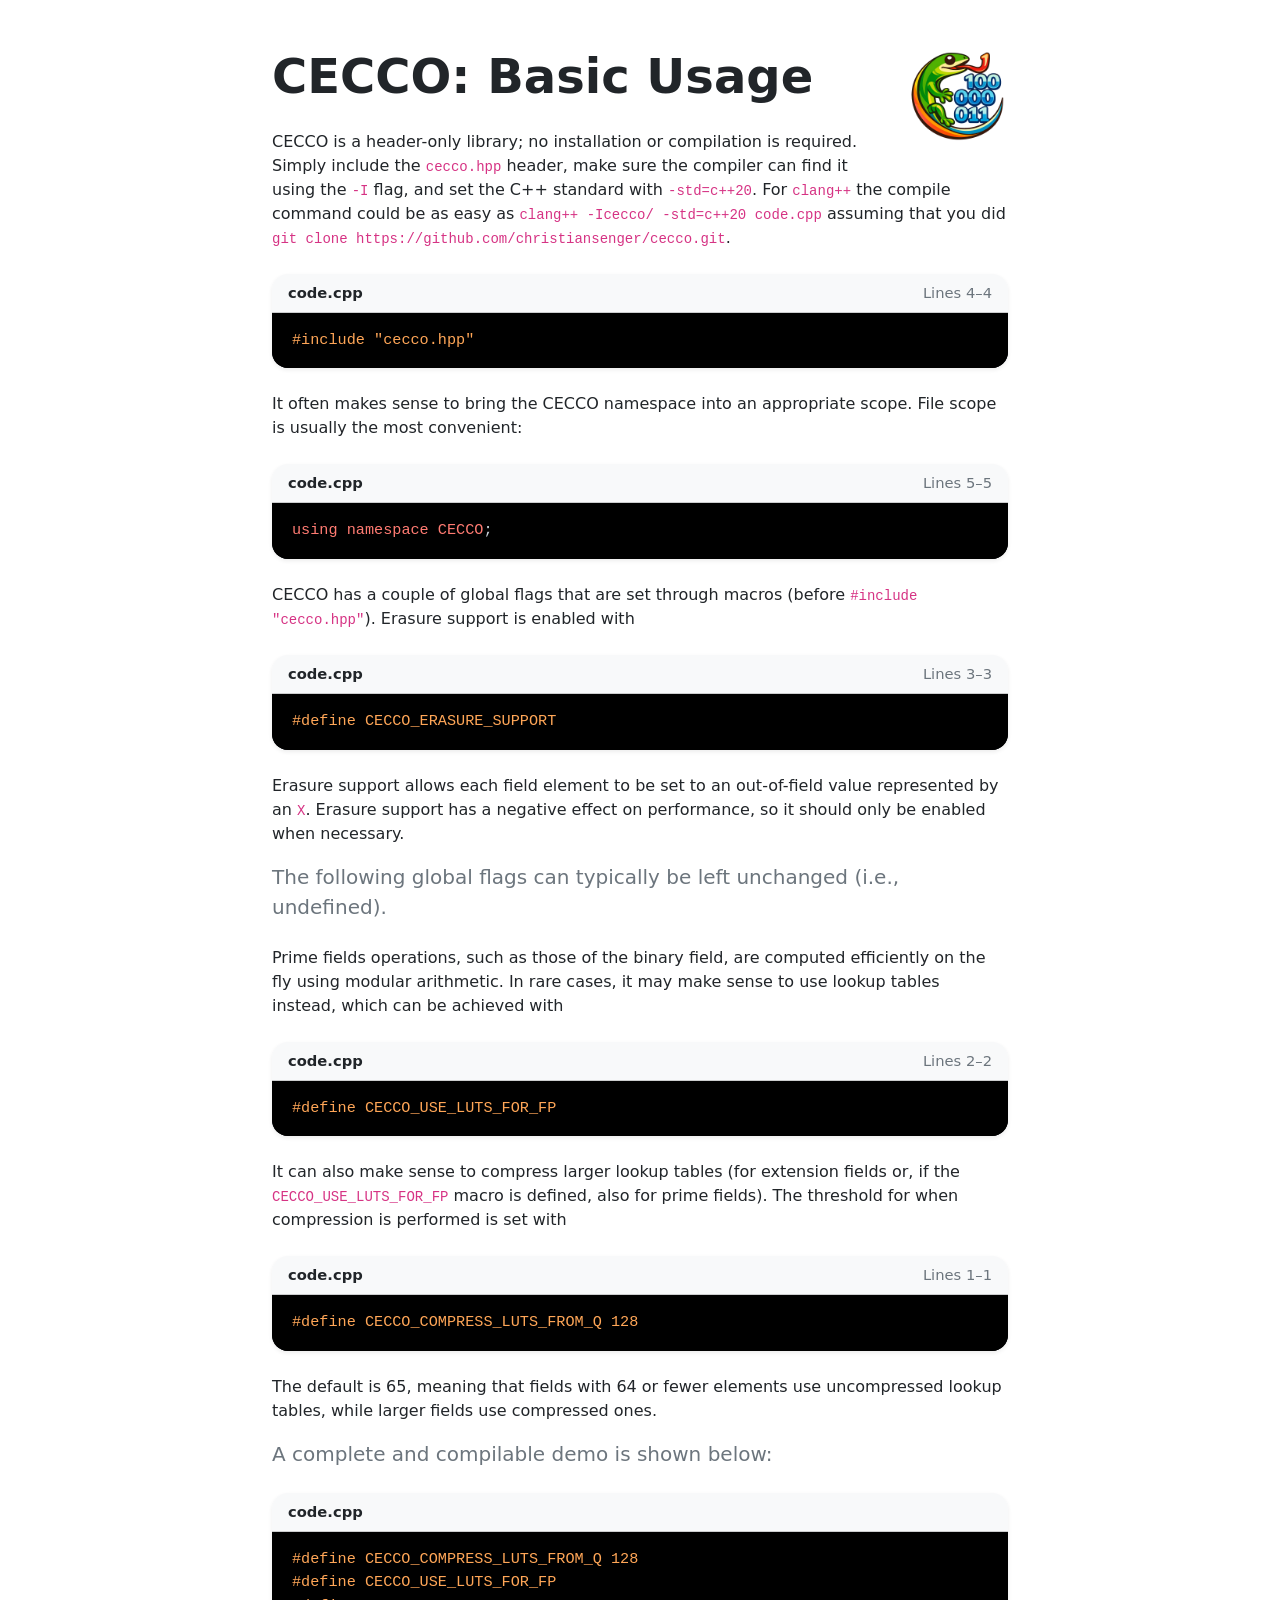
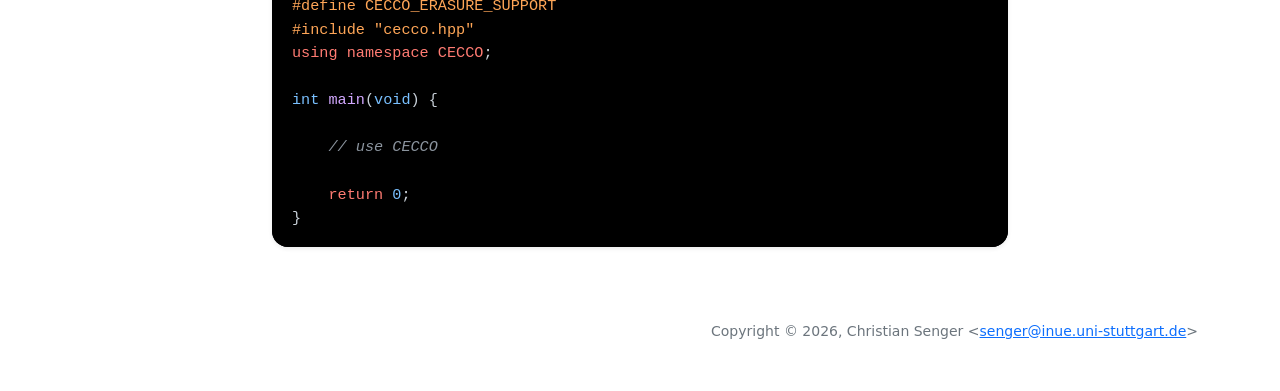
<file: demos/0_basic_usage/index.html>
<!doctype html>
<html lang="en">
<head>
  <meta charset="utf-8">
  <meta name="viewport" content="width=device-width, initial-scale=1">
  <title>CECCO: Basic Usage</title>

  <link
    href="https://cdn.jsdelivr.net/npm/bootstrap@5.3.3/dist/css/bootstrap.min.css"
    rel="stylesheet"
  >
  <link href="../site.css" rel="stylesheet">
</head>
<body>
  <main class="container py-5">
    <div class="row justify-content-center">
      <div class="col-lg-10 col-xl-8">
        <div class="page-logo-wrap">
  <a href="../index.html"><img src="../cecco.png" alt="Cecco logo" class="page-logo"></a>
</div>
<h1 class="display-5 fw-semibold mb-3">CECCO: Basic Usage</h1>

        <p class="mt-4">
        CECCO is a header-only library; no installation or compilation is required. Simply include the <code>cecco.hpp</code> header, make sure the compiler can find it using the <code>-I</code> flag, and set the C++ standard with <code>-std=c++20</code>. For <code>clang++</code> the compile command could be as easy as <code>clang++ -Icecco/ -std=c++20 code.cpp</code> assuming that you did <code>git clone https://github.com/christiansenger/cecco.git</code>.
        </p>


        <div class="card shadow-sm snippet-card my-4">
  <div class="card-header d-flex justify-content-between align-items-center">
    <span><strong>code.cpp</strong></span>
    <span class="text-secondary snippet-meta">Lines 4&ndash;4</span>
  </div>
  <div class="highlight"><pre><span></span><span class="cp">#include</span><span class="w"> </span><span class="cpf">&quot;cecco.hpp&quot;</span>
</pre></div>

</div>

        <p class="mt-4">
        It often makes sense to bring the CECCO namespace into an appropriate scope. File scope is usually the most convenient:
        </p>

        <div class="card shadow-sm snippet-card my-4">
  <div class="card-header d-flex justify-content-between align-items-center">
    <span><strong>code.cpp</strong></span>
    <span class="text-secondary snippet-meta">Lines 5&ndash;5</span>
  </div>
  <div class="highlight"><pre><span></span><span class="k">using</span><span class="w"> </span><span class="k">namespace</span><span class="w"> </span><span class="nn">CECCO</span><span class="p">;</span>
</pre></div>

</div>
        
        <p class="mt-4">
        CECCO has a couple of global flags that are set through macros (before <code>#include "cecco.hpp"</code>). Erasure support is enabled with
        </p>

        <div class="card shadow-sm snippet-card my-4">
  <div class="card-header d-flex justify-content-between align-items-center">
    <span><strong>code.cpp</strong></span>
    <span class="text-secondary snippet-meta">Lines 3&ndash;3</span>
  </div>
  <div class="highlight"><pre><span></span><span class="cp">#define CECCO_ERASURE_SUPPORT</span>
</pre></div>

</div>
        
        <p class="mt-4">
        Erasure support allows each field element to be set to an out-of-field value represented by an <code>X</code>. Erasure support has a negative effect on performance, so it should only be enabled when necessary.
        </p>
        
        <p class="lead text-secondary mb-4">
        The following global flags can typically be left unchanged (i.e., undefined).
        </p>

        <p class="mt-4">
        Prime fields operations, such as those of the binary field, are computed efficiently on the fly using modular arithmetic. In rare cases, it may make sense to use lookup tables instead, which can be achieved with
        </p>
        
        <div class="card shadow-sm snippet-card my-4">
  <div class="card-header d-flex justify-content-between align-items-center">
    <span><strong>code.cpp</strong></span>
    <span class="text-secondary snippet-meta">Lines 2&ndash;2</span>
  </div>
  <div class="highlight"><pre><span></span><span class="cp">#define CECCO_USE_LUTS_FOR_FP</span>
</pre></div>

</div>
        
        <p class="mt-4">
        It can also make sense to compress larger lookup tables (for extension fields or, if the <code>CECCO_USE_LUTS_FOR_FP</code> macro is defined, also for prime fields). The threshold for when compression is performed is set with
        </p>
        
        <div class="card shadow-sm snippet-card my-4">
  <div class="card-header d-flex justify-content-between align-items-center">
    <span><strong>code.cpp</strong></span>
    <span class="text-secondary snippet-meta">Lines 1&ndash;1</span>
  </div>
  <div class="highlight"><pre><span></span><span class="cp">#define CECCO_COMPRESS_LUTS_FROM_Q 128</span>
</pre></div>

</div>

        <p class="mt-4">
        The default is 65, meaning that fields with 64 or fewer elements use uncompressed lookup tables, while larger fields use compressed ones.
        </p>

        <p class="lead text-secondary mb-4">
        A complete and compilable demo is shown below:
        </p>
        
        <div class="card shadow-sm snippet-card my-4">
  <div class="card-header d-flex justify-content-between align-items-center">
    <span><strong>code.cpp</strong></span>
    
  </div>
  <div class="highlight"><pre><span></span><span class="cp">#define CECCO_COMPRESS_LUTS_FROM_Q 128</span>
<span class="cp">#define CECCO_USE_LUTS_FOR_FP</span>
<span class="cp">#define CECCO_ERASURE_SUPPORT</span>
<span class="cp">#include</span><span class="w"> </span><span class="cpf">&quot;cecco.hpp&quot;</span>
<span class="k">using</span><span class="w"> </span><span class="k">namespace</span><span class="w"> </span><span class="nn">CECCO</span><span class="p">;</span>

<span class="kt">int</span><span class="w"> </span><span class="nf">main</span><span class="p">(</span><span class="kt">void</span><span class="p">)</span><span class="w"> </span><span class="p">{</span>
<span class="w">    </span>
<span class="w">    </span><span class="c1">// use CECCO</span>

<span class="w">    </span><span class="k">return</span><span class="w"> </span><span class="mi">0</span><span class="p">;</span>
<span class="p">}</span>
</pre></div>

</div>
      </div>
    </div>
  <footer class="page-footer text-end mt-5">
  <small>Copyright &copy; 2026, Christian Senger &lt;<a href="mailto:senger@inue.uni-stuttgart.de">senger@inue.uni-stuttgart.de</a>&gt;</small>
</footer>
</main>
</body>
</html>
</file>
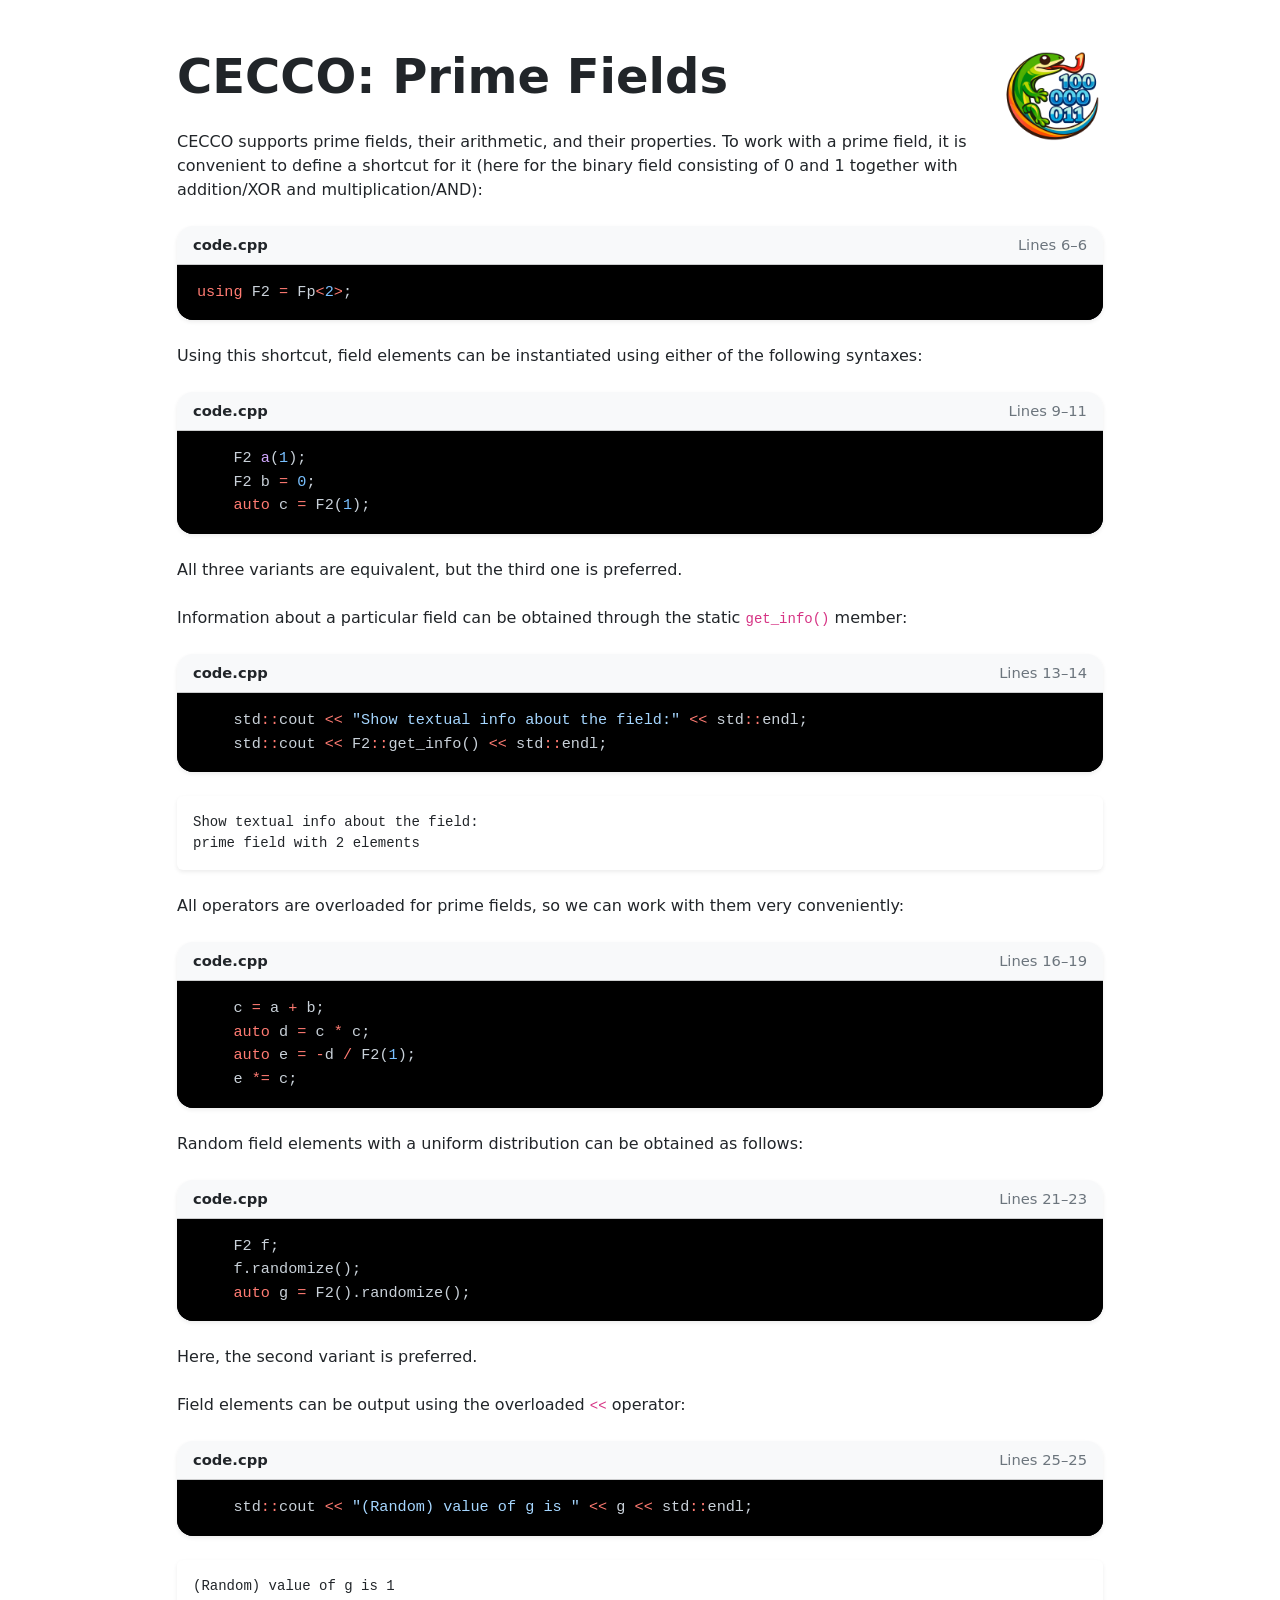
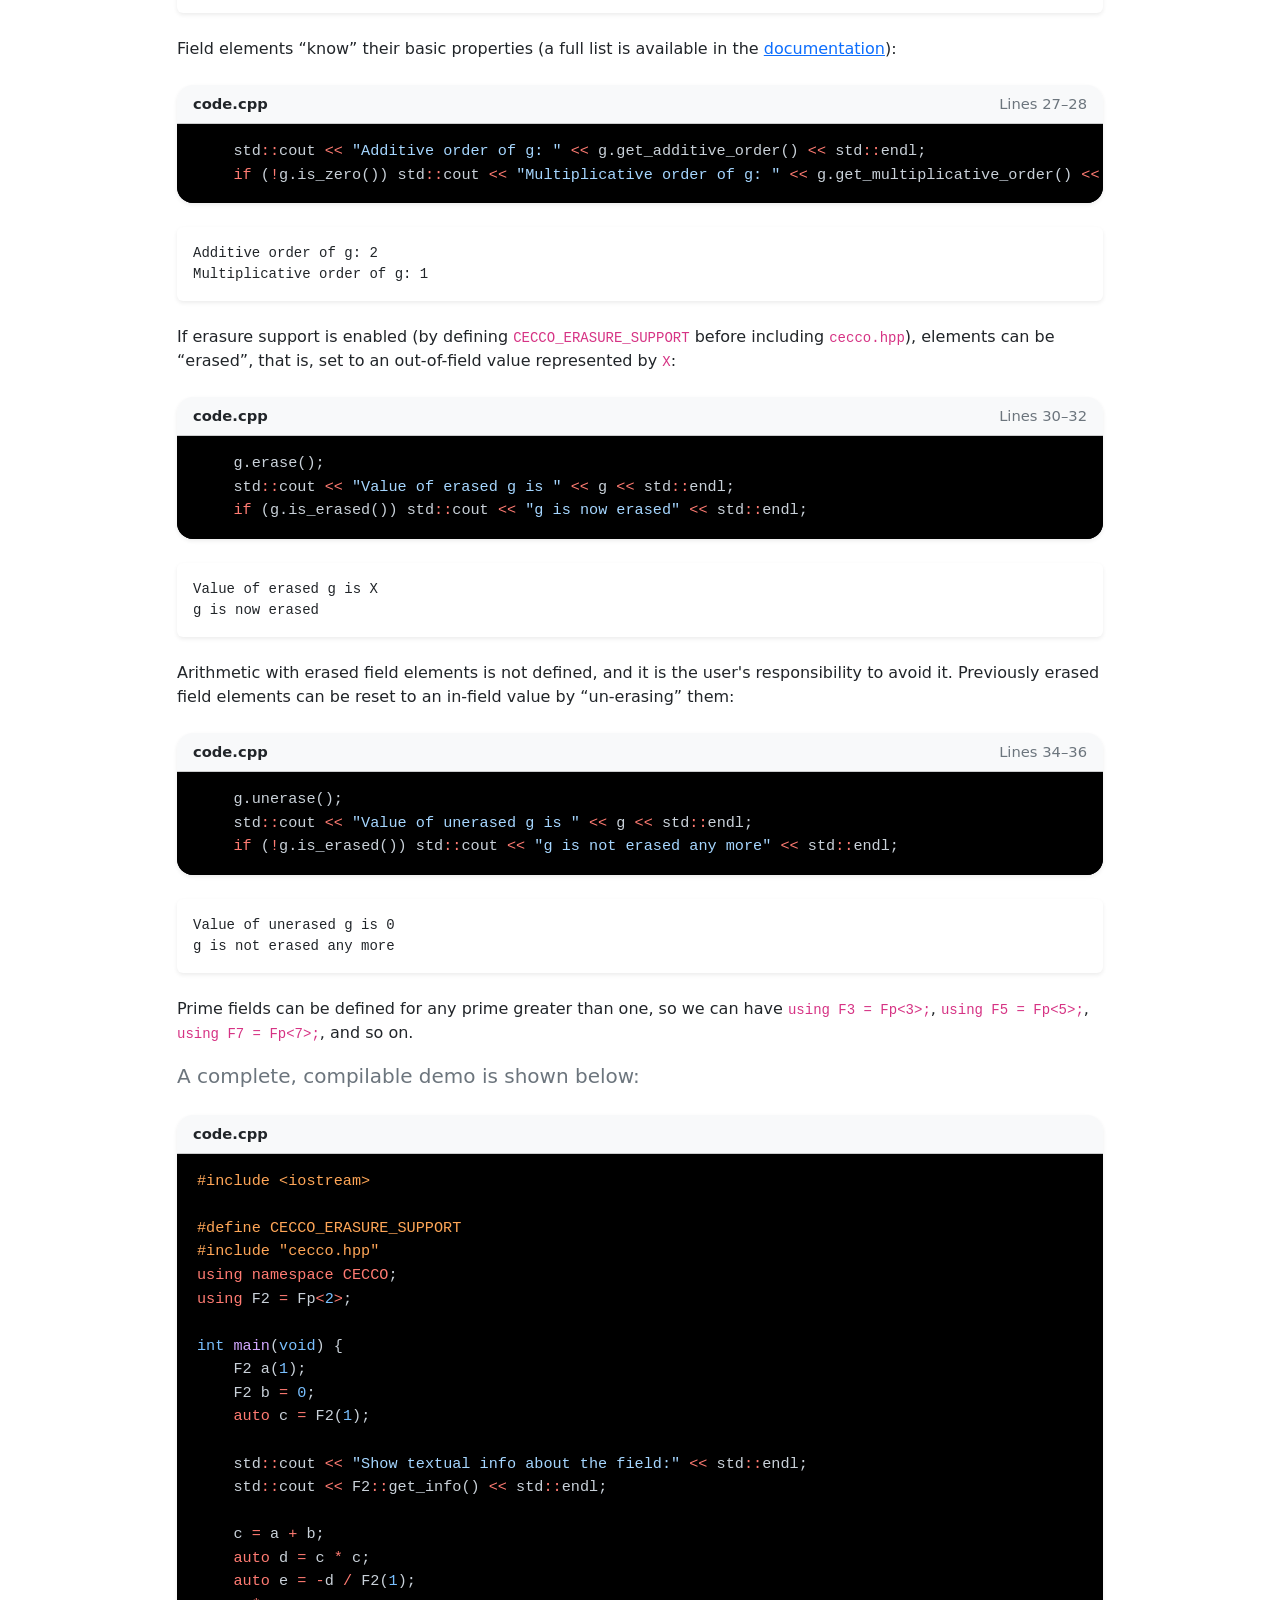
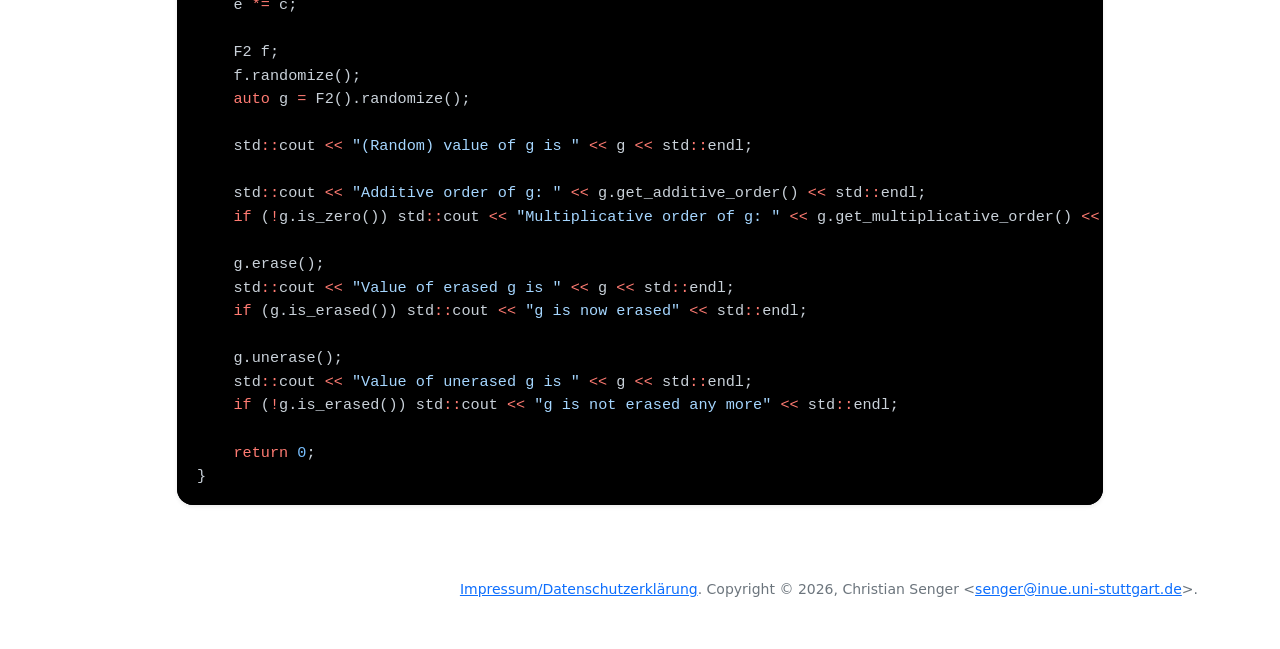
<file: demos/1_prime_fields/index.html>
<!doctype html>
<html lang="en">
<head>
  <meta charset="utf-8">
  <meta name="viewport" content="width=device-width, initial-scale=1">
  <title>CECCO: Prime Fields</title>

  <link
    href="https://cdn.jsdelivr.net/npm/bootstrap@5.3.3/dist/css/bootstrap.min.css"
    rel="stylesheet"
  >
  <link href="../site.css" rel="stylesheet">
</head>
<body>
  <main class="container py-5">
    <div class="row justify-content-center">
      <div class="col-lg-11 col-xl-10">  
      <div class="page-logo-wrap">
  <a href="../index.html"><img src="../cecco.png" alt="Cecco logo" class="page-logo"></a>
</div>
<h1 class="display-5 fw-semibold mb-3">CECCO: Prime Fields</h1>

        <p class="mt-4">
        CECCO supports prime fields, their arithmetic, and their properties. To work with a prime field, it is convenient to define a shortcut for it (here for the binary field consisting of 0 and 1 together with addition/XOR and multiplication/AND):
        </p>

        <div class="card shadow-sm snippet-card my-4">
  <div class="card-header d-flex justify-content-between align-items-center">
    <span><strong>code.cpp</strong></span>
    <span class="text-secondary snippet-meta">Lines 6&ndash;6</span>
  </div>
  <div class="highlight"><pre><span></span><span class="k">using</span><span class="w"> </span><span class="n">F2</span><span class="w"> </span><span class="o">=</span><span class="w"> </span><span class="n">Fp</span><span class="o">&lt;</span><span class="mi">2</span><span class="o">&gt;</span><span class="p">;</span>
</pre></div>

</div>

        <p class="mt-4">
        Using this shortcut, field elements can be instantiated using either of the following syntaxes:
        </p>

        <div class="card shadow-sm snippet-card my-4">
  <div class="card-header d-flex justify-content-between align-items-center">
    <span><strong>code.cpp</strong></span>
    <span class="text-secondary snippet-meta">Lines 9&ndash;11</span>
  </div>
  <div class="highlight"><pre><span></span><span class="w">    </span><span class="n">F2</span><span class="w"> </span><span class="nf">a</span><span class="p">(</span><span class="mi">1</span><span class="p">);</span>
<span class="w">    </span><span class="n">F2</span><span class="w"> </span><span class="n">b</span><span class="w"> </span><span class="o">=</span><span class="w"> </span><span class="mi">0</span><span class="p">;</span>
<span class="w">    </span><span class="k">auto</span><span class="w"> </span><span class="n">c</span><span class="w"> </span><span class="o">=</span><span class="w"> </span><span class="n">F2</span><span class="p">(</span><span class="mi">1</span><span class="p">);</span>
</pre></div>

</div>

        <p class="mt-4">
        All three variants are equivalent, but the third one is preferred.
        </p>

        <p class="mt-4">
        Information about a particular field can be obtained through the static <code>get_info()</code> member:
        </p>

        <div class="card shadow-sm snippet-card my-4">
  <div class="card-header d-flex justify-content-between align-items-center">
    <span><strong>code.cpp</strong></span>
    <span class="text-secondary snippet-meta">Lines 13&ndash;14</span>
  </div>
  <div class="highlight"><pre><span></span><span class="w">    </span><span class="n">std</span><span class="o">::</span><span class="n">cout</span><span class="w"> </span><span class="o">&lt;&lt;</span><span class="w"> </span><span class="s">&quot;Show textual info about the field:&quot;</span><span class="w"> </span><span class="o">&lt;&lt;</span><span class="w"> </span><span class="n">std</span><span class="o">::</span><span class="n">endl</span><span class="p">;</span>
<span class="w">    </span><span class="n">std</span><span class="o">::</span><span class="n">cout</span><span class="w"> </span><span class="o">&lt;&lt;</span><span class="w"> </span><span class="n">F2</span><span class="o">::</span><span class="n">get_info</span><span class="p">()</span><span class="w"> </span><span class="o">&lt;&lt;</span><span class="w"> </span><span class="n">std</span><span class="o">::</span><span class="n">endl</span><span class="p">;</span>
</pre></div>

</div>

        <div class="card shadow-sm border-0 mb-4">
          <div class="card-body">
            <pre>
Show textual info about the field:
prime field with 2 elements</pre>
          </div>
        </div>

        <p class="mt-4">
        All operators are overloaded for prime fields, so we can work with them very conveniently:
        </p>

        <div class="card shadow-sm snippet-card my-4">
  <div class="card-header d-flex justify-content-between align-items-center">
    <span><strong>code.cpp</strong></span>
    <span class="text-secondary snippet-meta">Lines 16&ndash;19</span>
  </div>
  <div class="highlight"><pre><span></span><span class="w">    </span><span class="n">c</span><span class="w"> </span><span class="o">=</span><span class="w"> </span><span class="n">a</span><span class="w"> </span><span class="o">+</span><span class="w"> </span><span class="n">b</span><span class="p">;</span>
<span class="w">    </span><span class="k">auto</span><span class="w"> </span><span class="n">d</span><span class="w"> </span><span class="o">=</span><span class="w"> </span><span class="n">c</span><span class="w"> </span><span class="o">*</span><span class="w"> </span><span class="n">c</span><span class="p">;</span>
<span class="w">    </span><span class="k">auto</span><span class="w"> </span><span class="n">e</span><span class="w"> </span><span class="o">=</span><span class="w"> </span><span class="o">-</span><span class="n">d</span><span class="w"> </span><span class="o">/</span><span class="w"> </span><span class="n">F2</span><span class="p">(</span><span class="mi">1</span><span class="p">);</span>
<span class="w">    </span><span class="n">e</span><span class="w"> </span><span class="o">*=</span><span class="w"> </span><span class="n">c</span><span class="p">;</span>
</pre></div>

</div>

        <p class="mt-4">
        Random field elements with a uniform distribution can be obtained as follows:
        </p>

        <div class="card shadow-sm snippet-card my-4">
  <div class="card-header d-flex justify-content-between align-items-center">
    <span><strong>code.cpp</strong></span>
    <span class="text-secondary snippet-meta">Lines 21&ndash;23</span>
  </div>
  <div class="highlight"><pre><span></span><span class="w">    </span><span class="n">F2</span><span class="w"> </span><span class="n">f</span><span class="p">;</span>
<span class="w">    </span><span class="n">f</span><span class="p">.</span><span class="n">randomize</span><span class="p">();</span>
<span class="w">    </span><span class="k">auto</span><span class="w"> </span><span class="n">g</span><span class="w"> </span><span class="o">=</span><span class="w"> </span><span class="n">F2</span><span class="p">().</span><span class="n">randomize</span><span class="p">();</span>
</pre></div>

</div>
        
        <p class="mt-4">
        Here, the second variant is preferred.
        </p>

        <p class="mt-4">
        Field elements can be output using the overloaded <code><<</code> operator:
        </p>

        <div class="card shadow-sm snippet-card my-4">
  <div class="card-header d-flex justify-content-between align-items-center">
    <span><strong>code.cpp</strong></span>
    <span class="text-secondary snippet-meta">Lines 25&ndash;25</span>
  </div>
  <div class="highlight"><pre><span></span><span class="w">    </span><span class="n">std</span><span class="o">::</span><span class="n">cout</span><span class="w"> </span><span class="o">&lt;&lt;</span><span class="w"> </span><span class="s">&quot;(Random) value of g is &quot;</span><span class="w"> </span><span class="o">&lt;&lt;</span><span class="w"> </span><span class="n">g</span><span class="w"> </span><span class="o">&lt;&lt;</span><span class="w"> </span><span class="n">std</span><span class="o">::</span><span class="n">endl</span><span class="p">;</span>
</pre></div>

</div>
        
        <div class="card shadow-sm border-0 mb-4">
          <div class="card-body">
            <pre>
(Random) value of g is 1</pre>
          </div>
        </div>

        <p class="mt-4">
        Field elements <q>know</q> their basic properties (a full list is available in the <a href="https://christiansenger.github.io/cecco/classCECCO_1_1Fp.html" target="_new">documentation</a>):
        </p>

        <div class="card shadow-sm snippet-card my-4">
  <div class="card-header d-flex justify-content-between align-items-center">
    <span><strong>code.cpp</strong></span>
    <span class="text-secondary snippet-meta">Lines 27&ndash;28</span>
  </div>
  <div class="highlight"><pre><span></span><span class="w">    </span><span class="n">std</span><span class="o">::</span><span class="n">cout</span><span class="w"> </span><span class="o">&lt;&lt;</span><span class="w"> </span><span class="s">&quot;Additive order of g: &quot;</span><span class="w"> </span><span class="o">&lt;&lt;</span><span class="w"> </span><span class="n">g</span><span class="p">.</span><span class="n">get_additive_order</span><span class="p">()</span><span class="w"> </span><span class="o">&lt;&lt;</span><span class="w"> </span><span class="n">std</span><span class="o">::</span><span class="n">endl</span><span class="p">;</span>
<span class="w">    </span><span class="k">if</span><span class="w"> </span><span class="p">(</span><span class="o">!</span><span class="n">g</span><span class="p">.</span><span class="n">is_zero</span><span class="p">())</span><span class="w"> </span><span class="n">std</span><span class="o">::</span><span class="n">cout</span><span class="w"> </span><span class="o">&lt;&lt;</span><span class="w"> </span><span class="s">&quot;Multiplicative order of g: &quot;</span><span class="w"> </span><span class="o">&lt;&lt;</span><span class="w"> </span><span class="n">g</span><span class="p">.</span><span class="n">get_multiplicative_order</span><span class="p">()</span><span class="w"> </span><span class="o">&lt;&lt;</span><span class="w"> </span><span class="n">std</span><span class="o">::</span><span class="n">endl</span><span class="p">;</span>
</pre></div>

</div>
        
        <div class="card shadow-sm border-0 mb-4">
          <div class="card-body">
            <pre>
Additive order of g: 2
Multiplicative order of g: 1</pre>
          </div>
        </div>

        <p class="mt-4">
        If erasure support is enabled (by defining <code>CECCO_ERASURE_SUPPORT</code> before including <code>cecco.hpp</code>), elements can be <q>erased</q>, that is, set to an out-of-field value represented by <code>X</code>:
        </p>

        <div class="card shadow-sm snippet-card my-4">
  <div class="card-header d-flex justify-content-between align-items-center">
    <span><strong>code.cpp</strong></span>
    <span class="text-secondary snippet-meta">Lines 30&ndash;32</span>
  </div>
  <div class="highlight"><pre><span></span><span class="w">    </span><span class="n">g</span><span class="p">.</span><span class="n">erase</span><span class="p">();</span>
<span class="w">    </span><span class="n">std</span><span class="o">::</span><span class="n">cout</span><span class="w"> </span><span class="o">&lt;&lt;</span><span class="w"> </span><span class="s">&quot;Value of erased g is &quot;</span><span class="w"> </span><span class="o">&lt;&lt;</span><span class="w"> </span><span class="n">g</span><span class="w"> </span><span class="o">&lt;&lt;</span><span class="w"> </span><span class="n">std</span><span class="o">::</span><span class="n">endl</span><span class="p">;</span>
<span class="w">    </span><span class="k">if</span><span class="w"> </span><span class="p">(</span><span class="n">g</span><span class="p">.</span><span class="n">is_erased</span><span class="p">())</span><span class="w"> </span><span class="n">std</span><span class="o">::</span><span class="n">cout</span><span class="w"> </span><span class="o">&lt;&lt;</span><span class="w"> </span><span class="s">&quot;g is now erased&quot;</span><span class="w"> </span><span class="o">&lt;&lt;</span><span class="w"> </span><span class="n">std</span><span class="o">::</span><span class="n">endl</span><span class="p">;</span>
</pre></div>

</div>
        
        <div class="card shadow-sm border-0 mb-4">
          <div class="card-body">
            <pre>
Value of erased g is X
g is now erased</pre>
          </div>
        </div>

        <p class="mt-4">
        Arithmetic with erased field elements is not defined, and it is the user's responsibility to avoid it. Previously erased field elements can be reset to an in-field value by <q>un-erasing</q> them:
        </p>

        <div class="card shadow-sm snippet-card my-4">
  <div class="card-header d-flex justify-content-between align-items-center">
    <span><strong>code.cpp</strong></span>
    <span class="text-secondary snippet-meta">Lines 34&ndash;36</span>
  </div>
  <div class="highlight"><pre><span></span><span class="w">    </span><span class="n">g</span><span class="p">.</span><span class="n">unerase</span><span class="p">();</span>
<span class="w">    </span><span class="n">std</span><span class="o">::</span><span class="n">cout</span><span class="w"> </span><span class="o">&lt;&lt;</span><span class="w"> </span><span class="s">&quot;Value of unerased g is &quot;</span><span class="w"> </span><span class="o">&lt;&lt;</span><span class="w"> </span><span class="n">g</span><span class="w"> </span><span class="o">&lt;&lt;</span><span class="w"> </span><span class="n">std</span><span class="o">::</span><span class="n">endl</span><span class="p">;</span>
<span class="w">    </span><span class="k">if</span><span class="w"> </span><span class="p">(</span><span class="o">!</span><span class="n">g</span><span class="p">.</span><span class="n">is_erased</span><span class="p">())</span><span class="w"> </span><span class="n">std</span><span class="o">::</span><span class="n">cout</span><span class="w"> </span><span class="o">&lt;&lt;</span><span class="w"> </span><span class="s">&quot;g is not erased any more&quot;</span><span class="w"> </span><span class="o">&lt;&lt;</span><span class="w"> </span><span class="n">std</span><span class="o">::</span><span class="n">endl</span><span class="p">;</span>
</pre></div>

</div>
        
        <div class="card shadow-sm border-0 mb-4">
          <div class="card-body">
            <pre>
Value of unerased g is 0
g is not erased any more</pre>
          </div>
        </div>

        <p class="mt-4">
        Prime fields can be defined for any prime greater than one, so we can have <code>using F3 = Fp<3>;</code>, <code>using F5 = Fp<5>;</code>, <code>using F7 = Fp<7>;</code>, and so on.
        </p>


        <p class="lead text-secondary mb-4">
        A complete, compilable demo is shown below:
        </p>

        <div class="card shadow-sm snippet-card my-4">
  <div class="card-header d-flex justify-content-between align-items-center">
    <span><strong>code.cpp</strong></span>
    
  </div>
  <div class="highlight"><pre><span></span><span class="cp">#include</span><span class="w"> </span><span class="cpf">&lt;iostream&gt;</span>

<span class="cp">#define CECCO_ERASURE_SUPPORT</span>
<span class="cp">#include</span><span class="w"> </span><span class="cpf">&quot;cecco.hpp&quot;</span>
<span class="k">using</span><span class="w"> </span><span class="k">namespace</span><span class="w"> </span><span class="nn">CECCO</span><span class="p">;</span>
<span class="k">using</span><span class="w"> </span><span class="n">F2</span><span class="w"> </span><span class="o">=</span><span class="w"> </span><span class="n">Fp</span><span class="o">&lt;</span><span class="mi">2</span><span class="o">&gt;</span><span class="p">;</span>

<span class="kt">int</span><span class="w"> </span><span class="nf">main</span><span class="p">(</span><span class="kt">void</span><span class="p">)</span><span class="w"> </span><span class="p">{</span>
<span class="w">    </span><span class="n">F2</span><span class="w"> </span><span class="n">a</span><span class="p">(</span><span class="mi">1</span><span class="p">);</span>
<span class="w">    </span><span class="n">F2</span><span class="w"> </span><span class="n">b</span><span class="w"> </span><span class="o">=</span><span class="w"> </span><span class="mi">0</span><span class="p">;</span>
<span class="w">    </span><span class="k">auto</span><span class="w"> </span><span class="n">c</span><span class="w"> </span><span class="o">=</span><span class="w"> </span><span class="n">F2</span><span class="p">(</span><span class="mi">1</span><span class="p">);</span>

<span class="w">    </span><span class="n">std</span><span class="o">::</span><span class="n">cout</span><span class="w"> </span><span class="o">&lt;&lt;</span><span class="w"> </span><span class="s">&quot;Show textual info about the field:&quot;</span><span class="w"> </span><span class="o">&lt;&lt;</span><span class="w"> </span><span class="n">std</span><span class="o">::</span><span class="n">endl</span><span class="p">;</span>
<span class="w">    </span><span class="n">std</span><span class="o">::</span><span class="n">cout</span><span class="w"> </span><span class="o">&lt;&lt;</span><span class="w"> </span><span class="n">F2</span><span class="o">::</span><span class="n">get_info</span><span class="p">()</span><span class="w"> </span><span class="o">&lt;&lt;</span><span class="w"> </span><span class="n">std</span><span class="o">::</span><span class="n">endl</span><span class="p">;</span>

<span class="w">    </span><span class="n">c</span><span class="w"> </span><span class="o">=</span><span class="w"> </span><span class="n">a</span><span class="w"> </span><span class="o">+</span><span class="w"> </span><span class="n">b</span><span class="p">;</span>
<span class="w">    </span><span class="k">auto</span><span class="w"> </span><span class="n">d</span><span class="w"> </span><span class="o">=</span><span class="w"> </span><span class="n">c</span><span class="w"> </span><span class="o">*</span><span class="w"> </span><span class="n">c</span><span class="p">;</span>
<span class="w">    </span><span class="k">auto</span><span class="w"> </span><span class="n">e</span><span class="w"> </span><span class="o">=</span><span class="w"> </span><span class="o">-</span><span class="n">d</span><span class="w"> </span><span class="o">/</span><span class="w"> </span><span class="n">F2</span><span class="p">(</span><span class="mi">1</span><span class="p">);</span>
<span class="w">    </span><span class="n">e</span><span class="w"> </span><span class="o">*=</span><span class="w"> </span><span class="n">c</span><span class="p">;</span>

<span class="w">    </span><span class="n">F2</span><span class="w"> </span><span class="n">f</span><span class="p">;</span>
<span class="w">    </span><span class="n">f</span><span class="p">.</span><span class="n">randomize</span><span class="p">();</span>
<span class="w">    </span><span class="k">auto</span><span class="w"> </span><span class="n">g</span><span class="w"> </span><span class="o">=</span><span class="w"> </span><span class="n">F2</span><span class="p">().</span><span class="n">randomize</span><span class="p">();</span>

<span class="w">    </span><span class="n">std</span><span class="o">::</span><span class="n">cout</span><span class="w"> </span><span class="o">&lt;&lt;</span><span class="w"> </span><span class="s">&quot;(Random) value of g is &quot;</span><span class="w"> </span><span class="o">&lt;&lt;</span><span class="w"> </span><span class="n">g</span><span class="w"> </span><span class="o">&lt;&lt;</span><span class="w"> </span><span class="n">std</span><span class="o">::</span><span class="n">endl</span><span class="p">;</span>

<span class="w">    </span><span class="n">std</span><span class="o">::</span><span class="n">cout</span><span class="w"> </span><span class="o">&lt;&lt;</span><span class="w"> </span><span class="s">&quot;Additive order of g: &quot;</span><span class="w"> </span><span class="o">&lt;&lt;</span><span class="w"> </span><span class="n">g</span><span class="p">.</span><span class="n">get_additive_order</span><span class="p">()</span><span class="w"> </span><span class="o">&lt;&lt;</span><span class="w"> </span><span class="n">std</span><span class="o">::</span><span class="n">endl</span><span class="p">;</span>
<span class="w">    </span><span class="k">if</span><span class="w"> </span><span class="p">(</span><span class="o">!</span><span class="n">g</span><span class="p">.</span><span class="n">is_zero</span><span class="p">())</span><span class="w"> </span><span class="n">std</span><span class="o">::</span><span class="n">cout</span><span class="w"> </span><span class="o">&lt;&lt;</span><span class="w"> </span><span class="s">&quot;Multiplicative order of g: &quot;</span><span class="w"> </span><span class="o">&lt;&lt;</span><span class="w"> </span><span class="n">g</span><span class="p">.</span><span class="n">get_multiplicative_order</span><span class="p">()</span><span class="w"> </span><span class="o">&lt;&lt;</span><span class="w"> </span><span class="n">std</span><span class="o">::</span><span class="n">endl</span><span class="p">;</span>

<span class="w">    </span><span class="n">g</span><span class="p">.</span><span class="n">erase</span><span class="p">();</span>
<span class="w">    </span><span class="n">std</span><span class="o">::</span><span class="n">cout</span><span class="w"> </span><span class="o">&lt;&lt;</span><span class="w"> </span><span class="s">&quot;Value of erased g is &quot;</span><span class="w"> </span><span class="o">&lt;&lt;</span><span class="w"> </span><span class="n">g</span><span class="w"> </span><span class="o">&lt;&lt;</span><span class="w"> </span><span class="n">std</span><span class="o">::</span><span class="n">endl</span><span class="p">;</span>
<span class="w">    </span><span class="k">if</span><span class="w"> </span><span class="p">(</span><span class="n">g</span><span class="p">.</span><span class="n">is_erased</span><span class="p">())</span><span class="w"> </span><span class="n">std</span><span class="o">::</span><span class="n">cout</span><span class="w"> </span><span class="o">&lt;&lt;</span><span class="w"> </span><span class="s">&quot;g is now erased&quot;</span><span class="w"> </span><span class="o">&lt;&lt;</span><span class="w"> </span><span class="n">std</span><span class="o">::</span><span class="n">endl</span><span class="p">;</span>

<span class="w">    </span><span class="n">g</span><span class="p">.</span><span class="n">unerase</span><span class="p">();</span>
<span class="w">    </span><span class="n">std</span><span class="o">::</span><span class="n">cout</span><span class="w"> </span><span class="o">&lt;&lt;</span><span class="w"> </span><span class="s">&quot;Value of unerased g is &quot;</span><span class="w"> </span><span class="o">&lt;&lt;</span><span class="w"> </span><span class="n">g</span><span class="w"> </span><span class="o">&lt;&lt;</span><span class="w"> </span><span class="n">std</span><span class="o">::</span><span class="n">endl</span><span class="p">;</span>
<span class="w">    </span><span class="k">if</span><span class="w"> </span><span class="p">(</span><span class="o">!</span><span class="n">g</span><span class="p">.</span><span class="n">is_erased</span><span class="p">())</span><span class="w"> </span><span class="n">std</span><span class="o">::</span><span class="n">cout</span><span class="w"> </span><span class="o">&lt;&lt;</span><span class="w"> </span><span class="s">&quot;g is not erased any more&quot;</span><span class="w"> </span><span class="o">&lt;&lt;</span><span class="w"> </span><span class="n">std</span><span class="o">::</span><span class="n">endl</span><span class="p">;</span>

<span class="w">    </span><span class="k">return</span><span class="w"> </span><span class="mi">0</span><span class="p">;</span>
<span class="p">}</span>
</pre></div>

</div>
      </div>
    </div>
  <footer class="page-footer text-end mt-5">
  <small><a href="../imprint.html">Impressum/Datenschutzerklärung</a>. Copyright &copy; 2026, Christian Senger &lt;<a href="mailto:senger@inue.uni-stuttgart.de">senger@inue.uni-stuttgart.de</a>&gt;.</small>
</footer>
</main>
</body>
</html>
</file>
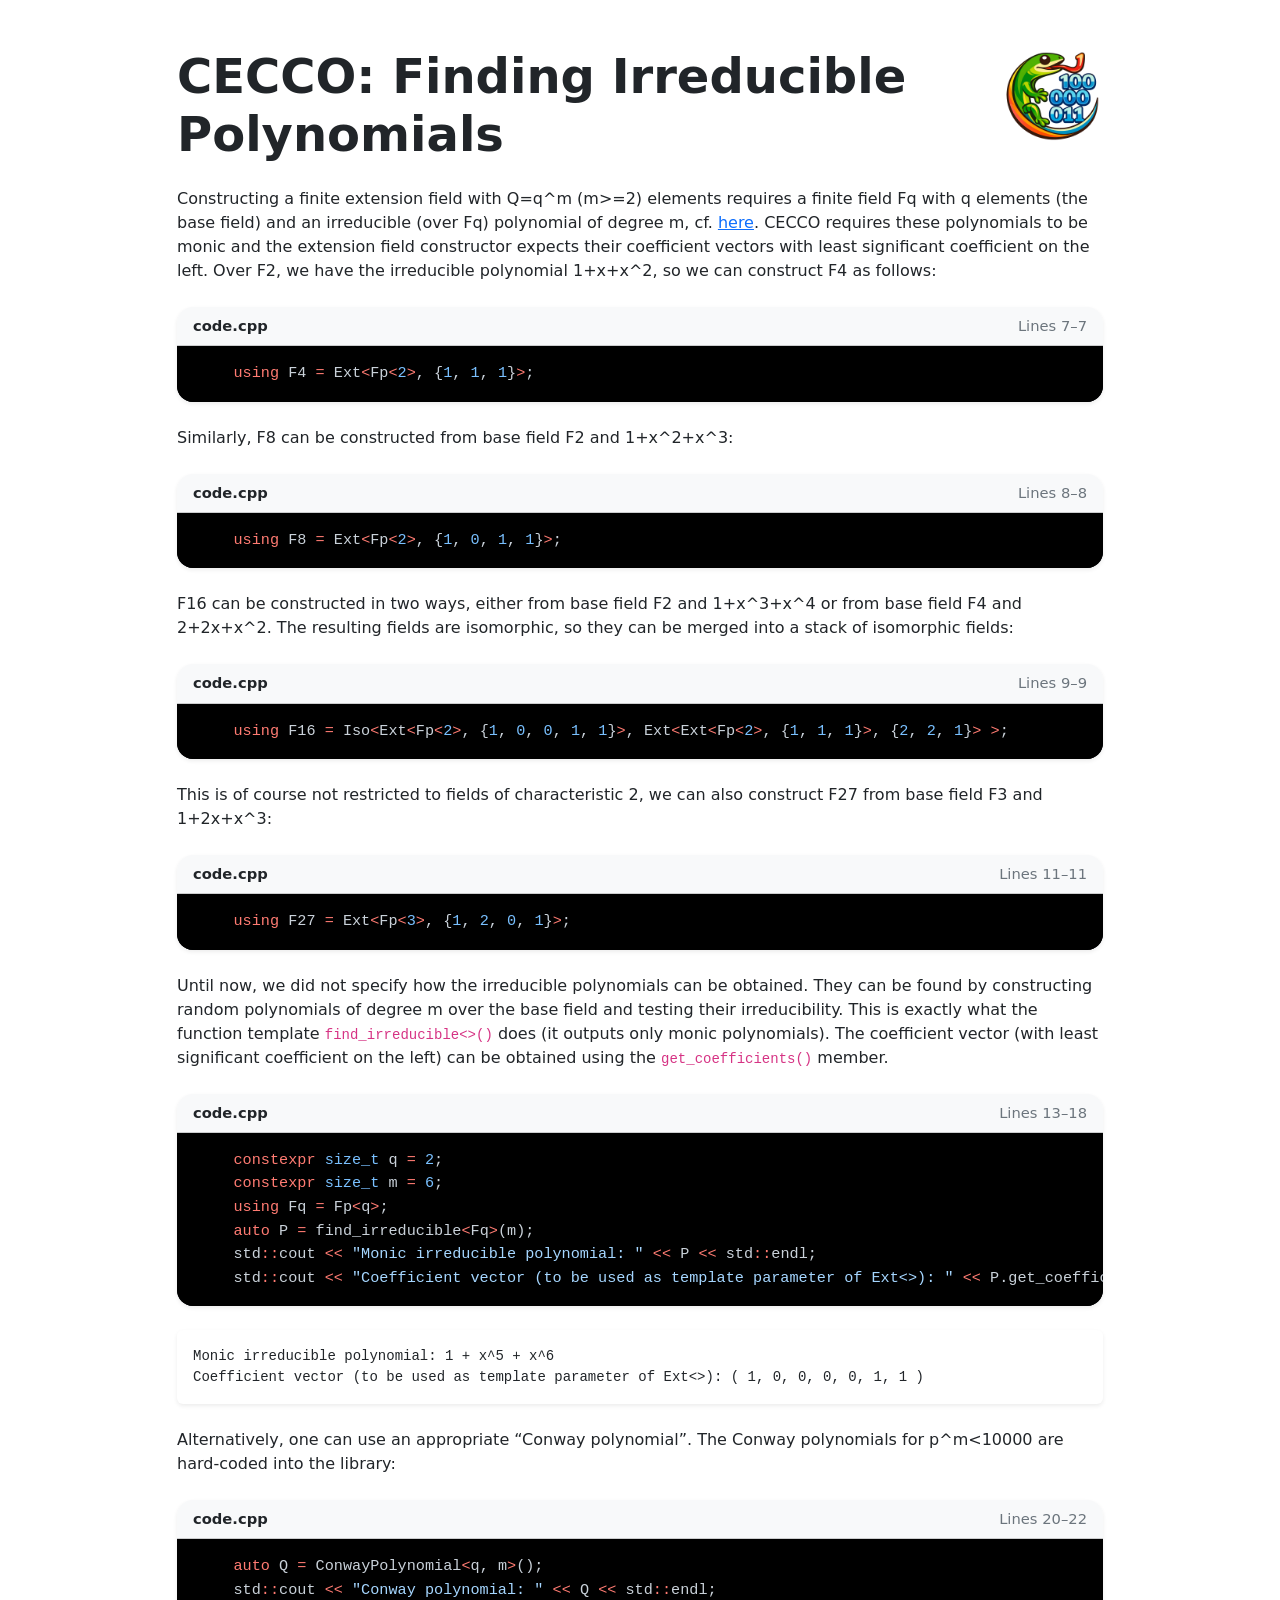
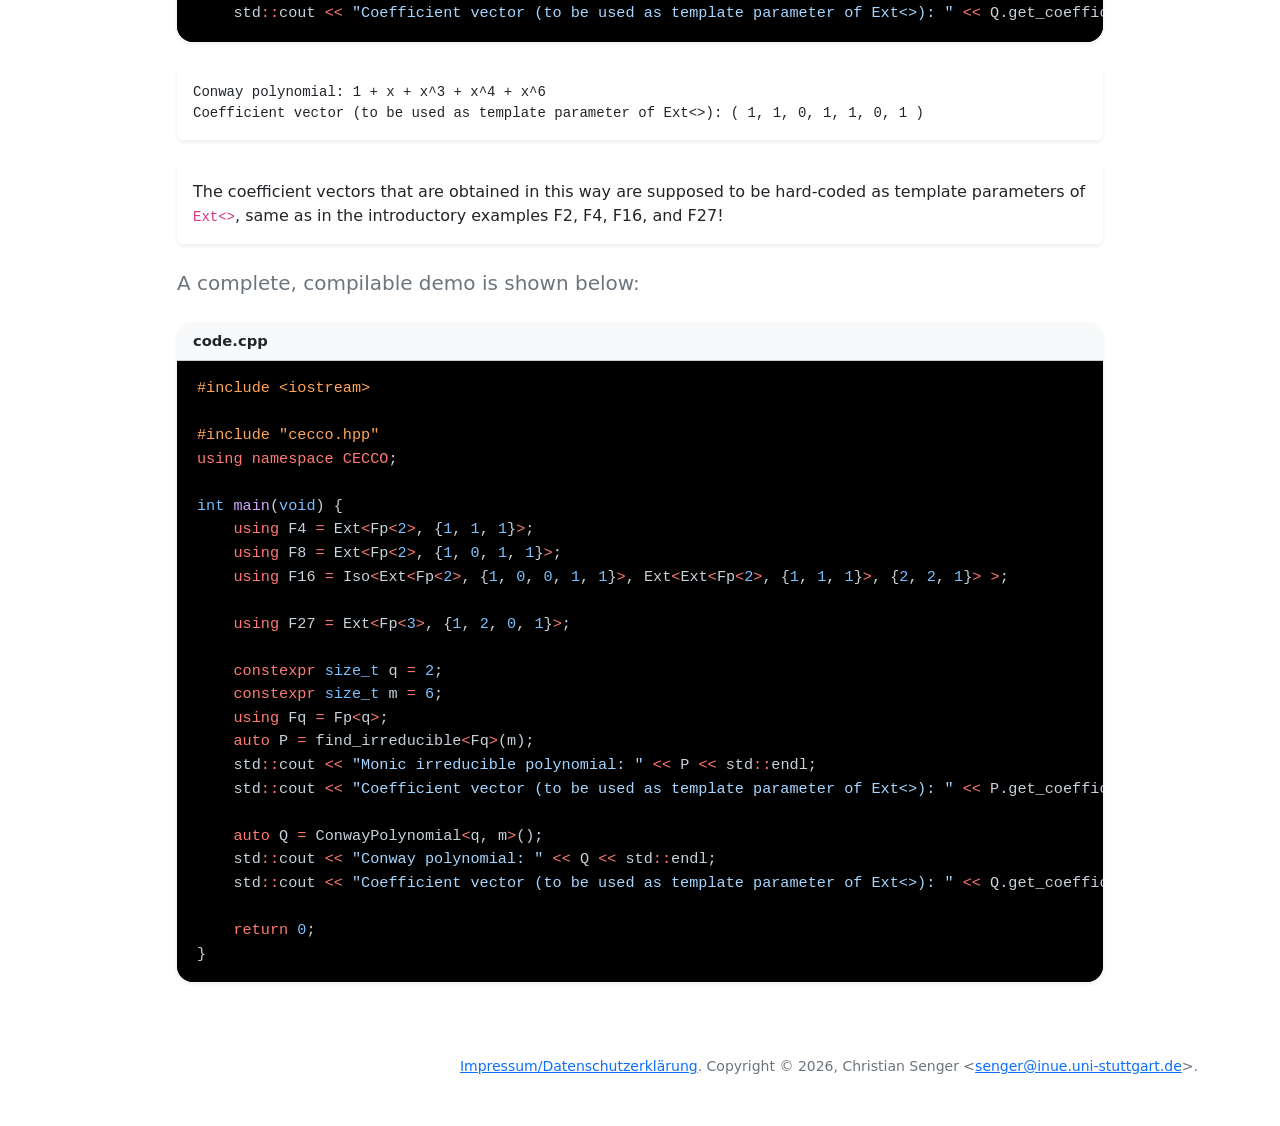
<file: demos/2_finding_irreducible_polynomials/index.html>
<!doctype html>
<html lang="en">
<head>
  <meta charset="utf-8">
  <meta name="viewport" content="width=device-width, initial-scale=1">
  <title>CECCO: Finding Irreducible Polynomials</title>

  <link
    href="https://cdn.jsdelivr.net/npm/bootstrap@5.3.3/dist/css/bootstrap.min.css"
    rel="stylesheet"
  >
  <link href="../site.css" rel="stylesheet">
</head>
<body>
  <main class="container py-5">
    <div class="row justify-content-center">
      <div class="col-lg-11 col-xl-10">  
      <div class="page-logo-wrap">
  <a href="../index.html"><img src="../cecco.png" alt="Cecco logo" class="page-logo"></a>
</div>
<h1 class="display-5 fw-semibold mb-3">CECCO: Finding Irreducible Polynomials</h1>

        <p class="mt-4">
        Constructing a finite extension field with Q=q^m (m&gt;=2) elements requires a finite field Fq with q elements (the base field) and an irreducible (over Fq) polynomial of degree m, cf. <a href="../3_extension_fields/index.html">here</a>. CECCO requires these polynomials to be monic and the extension field constructor expects their coefficient vectors with least significant coefficient on the left. Over F2, we have the irreducible polynomial 1+x+x^2, so we can construct F4 as follows:
        </p>
        
        <div class="card shadow-sm snippet-card my-4">
  <div class="card-header d-flex justify-content-between align-items-center">
    <span><strong>code.cpp</strong></span>
    <span class="text-secondary snippet-meta">Lines 7&ndash;7</span>
  </div>
  <div class="highlight"><pre><span></span><span class="w">    </span><span class="k">using</span><span class="w"> </span><span class="n">F4</span><span class="w"> </span><span class="o">=</span><span class="w"> </span><span class="n">Ext</span><span class="o">&lt;</span><span class="n">Fp</span><span class="o">&lt;</span><span class="mi">2</span><span class="o">&gt;</span><span class="p">,</span><span class="w"> </span><span class="p">{</span><span class="mi">1</span><span class="p">,</span><span class="w"> </span><span class="mi">1</span><span class="p">,</span><span class="w"> </span><span class="mi">1</span><span class="p">}</span><span class="o">&gt;</span><span class="p">;</span>
</pre></div>

</div>
        
        <p class="mt-4">
        Similarly, F8 can be constructed from base field F2 and 1+x^2+x^3:
        </p>
        
        <div class="card shadow-sm snippet-card my-4">
  <div class="card-header d-flex justify-content-between align-items-center">
    <span><strong>code.cpp</strong></span>
    <span class="text-secondary snippet-meta">Lines 8&ndash;8</span>
  </div>
  <div class="highlight"><pre><span></span><span class="w">    </span><span class="k">using</span><span class="w"> </span><span class="n">F8</span><span class="w"> </span><span class="o">=</span><span class="w"> </span><span class="n">Ext</span><span class="o">&lt;</span><span class="n">Fp</span><span class="o">&lt;</span><span class="mi">2</span><span class="o">&gt;</span><span class="p">,</span><span class="w"> </span><span class="p">{</span><span class="mi">1</span><span class="p">,</span><span class="w"> </span><span class="mi">0</span><span class="p">,</span><span class="w"> </span><span class="mi">1</span><span class="p">,</span><span class="w"> </span><span class="mi">1</span><span class="p">}</span><span class="o">&gt;</span><span class="p">;</span>
</pre></div>

</div>
        
        <p class="mt-4">
        F16 can be constructed in two ways, either from base field F2 and 1+x^3+x^4 or from base field F4 and 2+2x+x^2. The resulting fields are isomorphic, so they can be merged into a stack of isomorphic fields:
        </p>
        
        <div class="card shadow-sm snippet-card my-4">
  <div class="card-header d-flex justify-content-between align-items-center">
    <span><strong>code.cpp</strong></span>
    <span class="text-secondary snippet-meta">Lines 9&ndash;9</span>
  </div>
  <div class="highlight"><pre><span></span><span class="w">    </span><span class="k">using</span><span class="w"> </span><span class="n">F16</span><span class="w"> </span><span class="o">=</span><span class="w"> </span><span class="n">Iso</span><span class="o">&lt;</span><span class="n">Ext</span><span class="o">&lt;</span><span class="n">Fp</span><span class="o">&lt;</span><span class="mi">2</span><span class="o">&gt;</span><span class="p">,</span><span class="w"> </span><span class="p">{</span><span class="mi">1</span><span class="p">,</span><span class="w"> </span><span class="mi">0</span><span class="p">,</span><span class="w"> </span><span class="mi">0</span><span class="p">,</span><span class="w"> </span><span class="mi">1</span><span class="p">,</span><span class="w"> </span><span class="mi">1</span><span class="p">}</span><span class="o">&gt;</span><span class="p">,</span><span class="w"> </span><span class="n">Ext</span><span class="o">&lt;</span><span class="n">Ext</span><span class="o">&lt;</span><span class="n">Fp</span><span class="o">&lt;</span><span class="mi">2</span><span class="o">&gt;</span><span class="p">,</span><span class="w"> </span><span class="p">{</span><span class="mi">1</span><span class="p">,</span><span class="w"> </span><span class="mi">1</span><span class="p">,</span><span class="w"> </span><span class="mi">1</span><span class="p">}</span><span class="o">&gt;</span><span class="p">,</span><span class="w"> </span><span class="p">{</span><span class="mi">2</span><span class="p">,</span><span class="w"> </span><span class="mi">2</span><span class="p">,</span><span class="w"> </span><span class="mi">1</span><span class="p">}</span><span class="o">&gt;</span><span class="w"> </span><span class="o">&gt;</span><span class="p">;</span>
</pre></div>

</div>
        
        <p class="mt-4">
        This is of course not restricted to fields of characteristic 2, we can also construct F27 from base field F3 and 1+2x+x^3:
        </p>
        
        <div class="card shadow-sm snippet-card my-4">
  <div class="card-header d-flex justify-content-between align-items-center">
    <span><strong>code.cpp</strong></span>
    <span class="text-secondary snippet-meta">Lines 11&ndash;11</span>
  </div>
  <div class="highlight"><pre><span></span><span class="w">    </span><span class="k">using</span><span class="w"> </span><span class="n">F27</span><span class="w"> </span><span class="o">=</span><span class="w"> </span><span class="n">Ext</span><span class="o">&lt;</span><span class="n">Fp</span><span class="o">&lt;</span><span class="mi">3</span><span class="o">&gt;</span><span class="p">,</span><span class="w"> </span><span class="p">{</span><span class="mi">1</span><span class="p">,</span><span class="w"> </span><span class="mi">2</span><span class="p">,</span><span class="w"> </span><span class="mi">0</span><span class="p">,</span><span class="w"> </span><span class="mi">1</span><span class="p">}</span><span class="o">&gt;</span><span class="p">;</span>
</pre></div>

</div>

        <p class="mt-4">
        Until now, we did not specify how the irreducible polynomials can be obtained. They can be found by constructing random polynomials of degree m over the base field and testing their irreducibility. This is exactly what the function template <code>find_irreducible<>()</code> does (it outputs only monic polynomials). The coefficient vector (with least significant coefficient on the left) can be obtained using the <code>get_coefficients()</code> member. 
        </p>

        <div class="card shadow-sm snippet-card my-4">
  <div class="card-header d-flex justify-content-between align-items-center">
    <span><strong>code.cpp</strong></span>
    <span class="text-secondary snippet-meta">Lines 13&ndash;18</span>
  </div>
  <div class="highlight"><pre><span></span><span class="w">    </span><span class="k">constexpr</span><span class="w"> </span><span class="kt">size_t</span><span class="w"> </span><span class="n">q</span><span class="w"> </span><span class="o">=</span><span class="w"> </span><span class="mi">2</span><span class="p">;</span>
<span class="w">    </span><span class="k">constexpr</span><span class="w"> </span><span class="kt">size_t</span><span class="w"> </span><span class="n">m</span><span class="w"> </span><span class="o">=</span><span class="w"> </span><span class="mi">6</span><span class="p">;</span>
<span class="w">    </span><span class="k">using</span><span class="w"> </span><span class="n">Fq</span><span class="w"> </span><span class="o">=</span><span class="w"> </span><span class="n">Fp</span><span class="o">&lt;</span><span class="n">q</span><span class="o">&gt;</span><span class="p">;</span>
<span class="w">    </span><span class="k">auto</span><span class="w"> </span><span class="n">P</span><span class="w"> </span><span class="o">=</span><span class="w"> </span><span class="n">find_irreducible</span><span class="o">&lt;</span><span class="n">Fq</span><span class="o">&gt;</span><span class="p">(</span><span class="n">m</span><span class="p">);</span>
<span class="w">    </span><span class="n">std</span><span class="o">::</span><span class="n">cout</span><span class="w"> </span><span class="o">&lt;&lt;</span><span class="w"> </span><span class="s">&quot;Monic irreducible polynomial: &quot;</span><span class="w"> </span><span class="o">&lt;&lt;</span><span class="w"> </span><span class="n">P</span><span class="w"> </span><span class="o">&lt;&lt;</span><span class="w"> </span><span class="n">std</span><span class="o">::</span><span class="n">endl</span><span class="p">;</span>
<span class="w">    </span><span class="n">std</span><span class="o">::</span><span class="n">cout</span><span class="w"> </span><span class="o">&lt;&lt;</span><span class="w"> </span><span class="s">&quot;Coefficient vector (to be used as template parameter of Ext&lt;&gt;): &quot;</span><span class="w"> </span><span class="o">&lt;&lt;</span><span class="w"> </span><span class="n">P</span><span class="p">.</span><span class="n">get_coefficients</span><span class="p">()</span><span class="w"> </span><span class="o">&lt;&lt;</span><span class="w"> </span><span class="n">std</span><span class="o">::</span><span class="n">endl</span><span class="p">;</span>
</pre></div>

</div>

        <div class="card shadow-sm border-0 mb-4">
          <div class="card-body">
            <pre>
Monic irreducible polynomial: 1 + x^5 + x^6
Coefficient vector (to be used as template parameter of Ext<>): ( 1, 0, 0, 0, 0, 1, 1 )</pre>
          </div>
        </div>

        <p class="mt-4">
        Alternatively, one can use an appropriate <q>Conway polynomial</q>. The Conway polynomials for p^m&lt;10000 are hard-coded into the library:
        </p>

        <div class="card shadow-sm snippet-card my-4">
  <div class="card-header d-flex justify-content-between align-items-center">
    <span><strong>code.cpp</strong></span>
    <span class="text-secondary snippet-meta">Lines 20&ndash;22</span>
  </div>
  <div class="highlight"><pre><span></span><span class="w">    </span><span class="k">auto</span><span class="w"> </span><span class="n">Q</span><span class="w"> </span><span class="o">=</span><span class="w"> </span><span class="n">ConwayPolynomial</span><span class="o">&lt;</span><span class="n">q</span><span class="p">,</span><span class="w"> </span><span class="n">m</span><span class="o">&gt;</span><span class="p">();</span>
<span class="w">    </span><span class="n">std</span><span class="o">::</span><span class="n">cout</span><span class="w"> </span><span class="o">&lt;&lt;</span><span class="w"> </span><span class="s">&quot;Conway polynomial: &quot;</span><span class="w"> </span><span class="o">&lt;&lt;</span><span class="w"> </span><span class="n">Q</span><span class="w"> </span><span class="o">&lt;&lt;</span><span class="w"> </span><span class="n">std</span><span class="o">::</span><span class="n">endl</span><span class="p">;</span>
<span class="w">    </span><span class="n">std</span><span class="o">::</span><span class="n">cout</span><span class="w"> </span><span class="o">&lt;&lt;</span><span class="w"> </span><span class="s">&quot;Coefficient vector (to be used as template parameter of Ext&lt;&gt;): &quot;</span><span class="w"> </span><span class="o">&lt;&lt;</span><span class="w"> </span><span class="n">Q</span><span class="p">.</span><span class="n">get_coefficients</span><span class="p">()</span><span class="w"> </span><span class="o">&lt;&lt;</span><span class="w"> </span><span class="n">std</span><span class="o">::</span><span class="n">endl</span><span class="p">;</span>
</pre></div>

</div>
        
        <div class="card shadow-sm border-0 mb-4">
          <div class="card-body">
            <pre>
Conway polynomial: 1 + x + x^3 + x^4 + x^6
Coefficient vector (to be used as template parameter of Ext<>): ( 1, 1, 0, 1, 1, 0, 1 )</pre>
          </div>
        </div>

        <div class="card shadow-sm border-0 mb-4">
          <div class="card-body">
            <p class="mb-0">
            The coefficient vectors that are obtained in this way are supposed to be hard-coded as template parameters of <code>Ext<></code>, same as in the introductory examples F2, F4, F16, and F27!
            </p>
          </div>
        </div>

        <p class="lead text-secondary mb-4">
        A complete, compilable demo is shown below:
        </p>

        <div class="card shadow-sm snippet-card my-4">
  <div class="card-header d-flex justify-content-between align-items-center">
    <span><strong>code.cpp</strong></span>
    
  </div>
  <div class="highlight"><pre><span></span><span class="cp">#include</span><span class="w"> </span><span class="cpf">&lt;iostream&gt;</span>

<span class="cp">#include</span><span class="w"> </span><span class="cpf">&quot;cecco.hpp&quot;</span>
<span class="k">using</span><span class="w"> </span><span class="k">namespace</span><span class="w"> </span><span class="nn">CECCO</span><span class="p">;</span>

<span class="kt">int</span><span class="w"> </span><span class="nf">main</span><span class="p">(</span><span class="kt">void</span><span class="p">)</span><span class="w"> </span><span class="p">{</span>
<span class="w">    </span><span class="k">using</span><span class="w"> </span><span class="n">F4</span><span class="w"> </span><span class="o">=</span><span class="w"> </span><span class="n">Ext</span><span class="o">&lt;</span><span class="n">Fp</span><span class="o">&lt;</span><span class="mi">2</span><span class="o">&gt;</span><span class="p">,</span><span class="w"> </span><span class="p">{</span><span class="mi">1</span><span class="p">,</span><span class="w"> </span><span class="mi">1</span><span class="p">,</span><span class="w"> </span><span class="mi">1</span><span class="p">}</span><span class="o">&gt;</span><span class="p">;</span>
<span class="w">    </span><span class="k">using</span><span class="w"> </span><span class="n">F8</span><span class="w"> </span><span class="o">=</span><span class="w"> </span><span class="n">Ext</span><span class="o">&lt;</span><span class="n">Fp</span><span class="o">&lt;</span><span class="mi">2</span><span class="o">&gt;</span><span class="p">,</span><span class="w"> </span><span class="p">{</span><span class="mi">1</span><span class="p">,</span><span class="w"> </span><span class="mi">0</span><span class="p">,</span><span class="w"> </span><span class="mi">1</span><span class="p">,</span><span class="w"> </span><span class="mi">1</span><span class="p">}</span><span class="o">&gt;</span><span class="p">;</span>
<span class="w">    </span><span class="k">using</span><span class="w"> </span><span class="n">F16</span><span class="w"> </span><span class="o">=</span><span class="w"> </span><span class="n">Iso</span><span class="o">&lt;</span><span class="n">Ext</span><span class="o">&lt;</span><span class="n">Fp</span><span class="o">&lt;</span><span class="mi">2</span><span class="o">&gt;</span><span class="p">,</span><span class="w"> </span><span class="p">{</span><span class="mi">1</span><span class="p">,</span><span class="w"> </span><span class="mi">0</span><span class="p">,</span><span class="w"> </span><span class="mi">0</span><span class="p">,</span><span class="w"> </span><span class="mi">1</span><span class="p">,</span><span class="w"> </span><span class="mi">1</span><span class="p">}</span><span class="o">&gt;</span><span class="p">,</span><span class="w"> </span><span class="n">Ext</span><span class="o">&lt;</span><span class="n">Ext</span><span class="o">&lt;</span><span class="n">Fp</span><span class="o">&lt;</span><span class="mi">2</span><span class="o">&gt;</span><span class="p">,</span><span class="w"> </span><span class="p">{</span><span class="mi">1</span><span class="p">,</span><span class="w"> </span><span class="mi">1</span><span class="p">,</span><span class="w"> </span><span class="mi">1</span><span class="p">}</span><span class="o">&gt;</span><span class="p">,</span><span class="w"> </span><span class="p">{</span><span class="mi">2</span><span class="p">,</span><span class="w"> </span><span class="mi">2</span><span class="p">,</span><span class="w"> </span><span class="mi">1</span><span class="p">}</span><span class="o">&gt;</span><span class="w"> </span><span class="o">&gt;</span><span class="p">;</span>

<span class="w">    </span><span class="k">using</span><span class="w"> </span><span class="n">F27</span><span class="w"> </span><span class="o">=</span><span class="w"> </span><span class="n">Ext</span><span class="o">&lt;</span><span class="n">Fp</span><span class="o">&lt;</span><span class="mi">3</span><span class="o">&gt;</span><span class="p">,</span><span class="w"> </span><span class="p">{</span><span class="mi">1</span><span class="p">,</span><span class="w"> </span><span class="mi">2</span><span class="p">,</span><span class="w"> </span><span class="mi">0</span><span class="p">,</span><span class="w"> </span><span class="mi">1</span><span class="p">}</span><span class="o">&gt;</span><span class="p">;</span>

<span class="w">    </span><span class="k">constexpr</span><span class="w"> </span><span class="kt">size_t</span><span class="w"> </span><span class="n">q</span><span class="w"> </span><span class="o">=</span><span class="w"> </span><span class="mi">2</span><span class="p">;</span>
<span class="w">    </span><span class="k">constexpr</span><span class="w"> </span><span class="kt">size_t</span><span class="w"> </span><span class="n">m</span><span class="w"> </span><span class="o">=</span><span class="w"> </span><span class="mi">6</span><span class="p">;</span>
<span class="w">    </span><span class="k">using</span><span class="w"> </span><span class="n">Fq</span><span class="w"> </span><span class="o">=</span><span class="w"> </span><span class="n">Fp</span><span class="o">&lt;</span><span class="n">q</span><span class="o">&gt;</span><span class="p">;</span>
<span class="w">    </span><span class="k">auto</span><span class="w"> </span><span class="n">P</span><span class="w"> </span><span class="o">=</span><span class="w"> </span><span class="n">find_irreducible</span><span class="o">&lt;</span><span class="n">Fq</span><span class="o">&gt;</span><span class="p">(</span><span class="n">m</span><span class="p">);</span>
<span class="w">    </span><span class="n">std</span><span class="o">::</span><span class="n">cout</span><span class="w"> </span><span class="o">&lt;&lt;</span><span class="w"> </span><span class="s">&quot;Monic irreducible polynomial: &quot;</span><span class="w"> </span><span class="o">&lt;&lt;</span><span class="w"> </span><span class="n">P</span><span class="w"> </span><span class="o">&lt;&lt;</span><span class="w"> </span><span class="n">std</span><span class="o">::</span><span class="n">endl</span><span class="p">;</span>
<span class="w">    </span><span class="n">std</span><span class="o">::</span><span class="n">cout</span><span class="w"> </span><span class="o">&lt;&lt;</span><span class="w"> </span><span class="s">&quot;Coefficient vector (to be used as template parameter of Ext&lt;&gt;): &quot;</span><span class="w"> </span><span class="o">&lt;&lt;</span><span class="w"> </span><span class="n">P</span><span class="p">.</span><span class="n">get_coefficients</span><span class="p">()</span><span class="w"> </span><span class="o">&lt;&lt;</span><span class="w"> </span><span class="n">std</span><span class="o">::</span><span class="n">endl</span><span class="p">;</span>

<span class="w">    </span><span class="k">auto</span><span class="w"> </span><span class="n">Q</span><span class="w"> </span><span class="o">=</span><span class="w"> </span><span class="n">ConwayPolynomial</span><span class="o">&lt;</span><span class="n">q</span><span class="p">,</span><span class="w"> </span><span class="n">m</span><span class="o">&gt;</span><span class="p">();</span>
<span class="w">    </span><span class="n">std</span><span class="o">::</span><span class="n">cout</span><span class="w"> </span><span class="o">&lt;&lt;</span><span class="w"> </span><span class="s">&quot;Conway polynomial: &quot;</span><span class="w"> </span><span class="o">&lt;&lt;</span><span class="w"> </span><span class="n">Q</span><span class="w"> </span><span class="o">&lt;&lt;</span><span class="w"> </span><span class="n">std</span><span class="o">::</span><span class="n">endl</span><span class="p">;</span>
<span class="w">    </span><span class="n">std</span><span class="o">::</span><span class="n">cout</span><span class="w"> </span><span class="o">&lt;&lt;</span><span class="w"> </span><span class="s">&quot;Coefficient vector (to be used as template parameter of Ext&lt;&gt;): &quot;</span><span class="w"> </span><span class="o">&lt;&lt;</span><span class="w"> </span><span class="n">Q</span><span class="p">.</span><span class="n">get_coefficients</span><span class="p">()</span><span class="w"> </span><span class="o">&lt;&lt;</span><span class="w"> </span><span class="n">std</span><span class="o">::</span><span class="n">endl</span><span class="p">;</span>

<span class="w">    </span><span class="k">return</span><span class="w"> </span><span class="mi">0</span><span class="p">;</span>
<span class="p">}</span>
</pre></div>

</div>
      </div>
    </div>
  <footer class="page-footer text-end mt-5">
  <small><a href="../imprint.html">Impressum/Datenschutzerklärung</a>. Copyright &copy; 2026, Christian Senger &lt;<a href="mailto:senger@inue.uni-stuttgart.de">senger@inue.uni-stuttgart.de</a>&gt;.</small>
</footer>
</main>
</body>
</html>
</file>
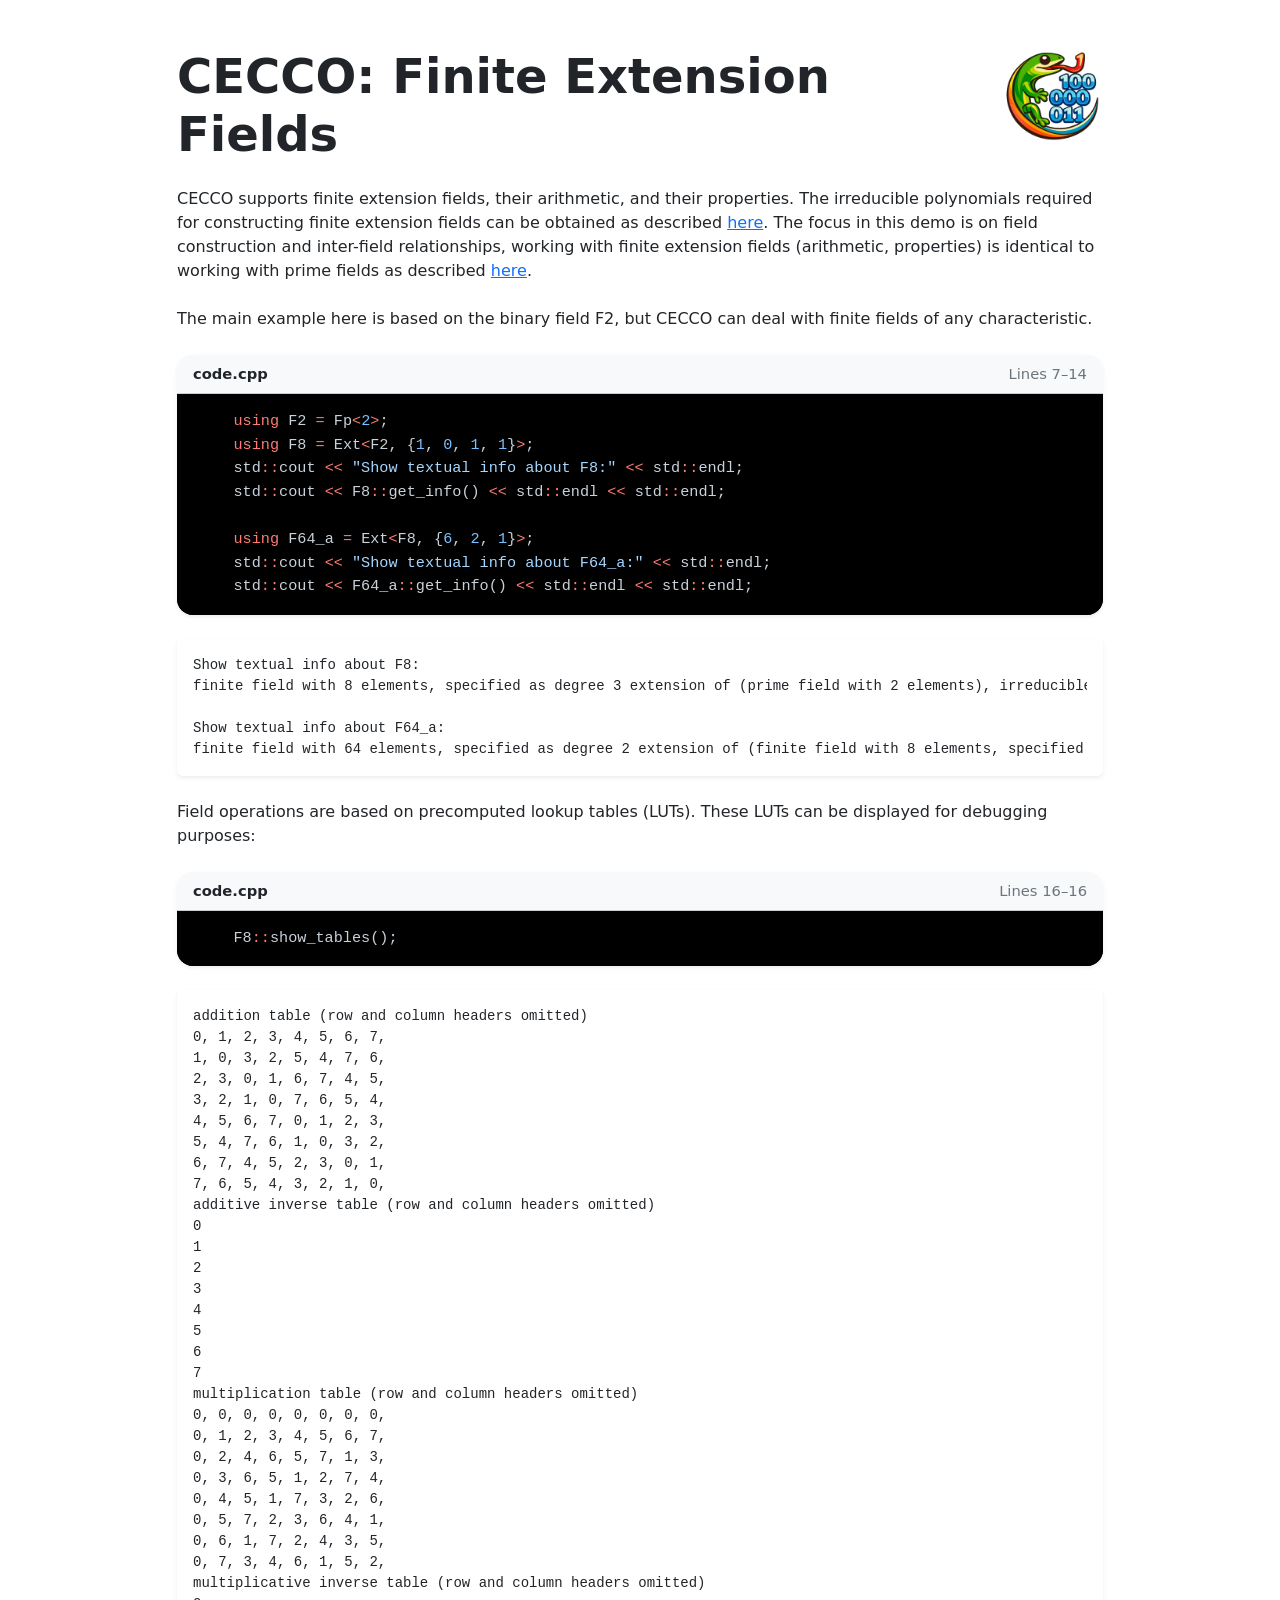
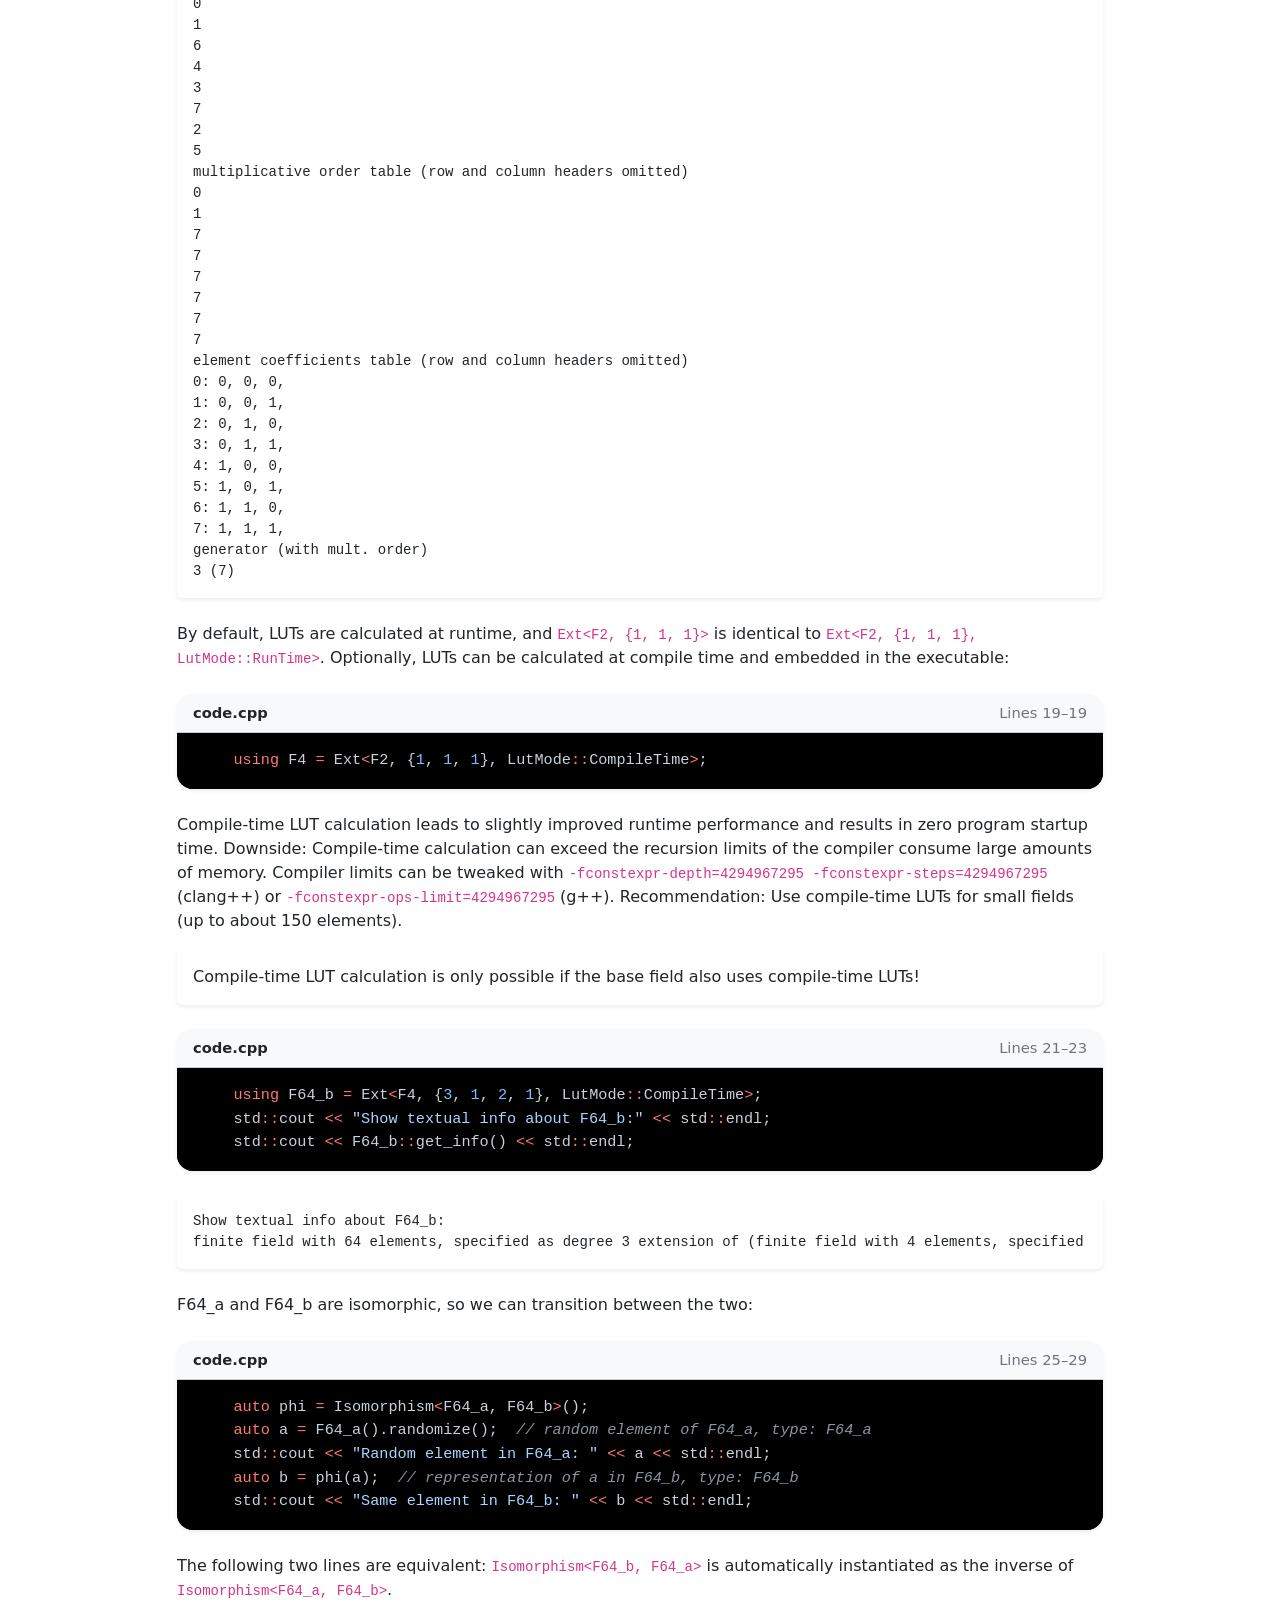
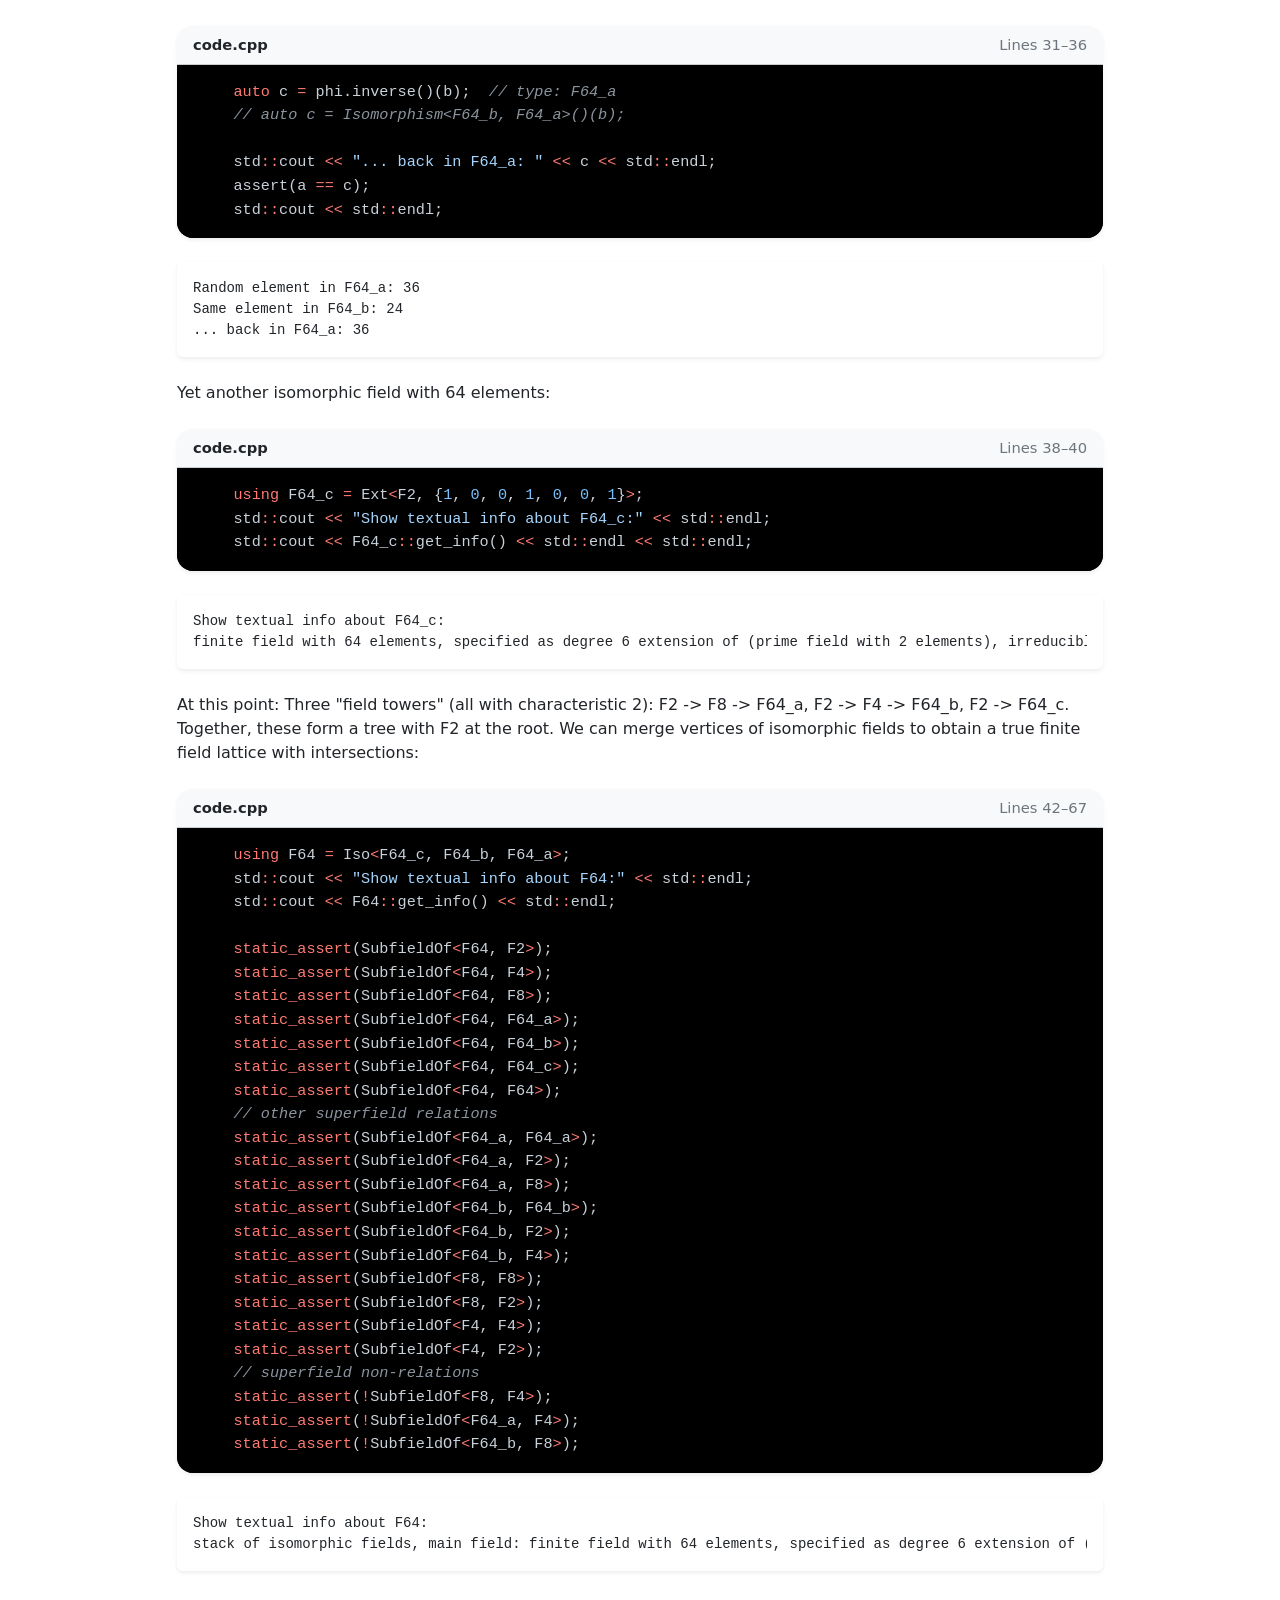
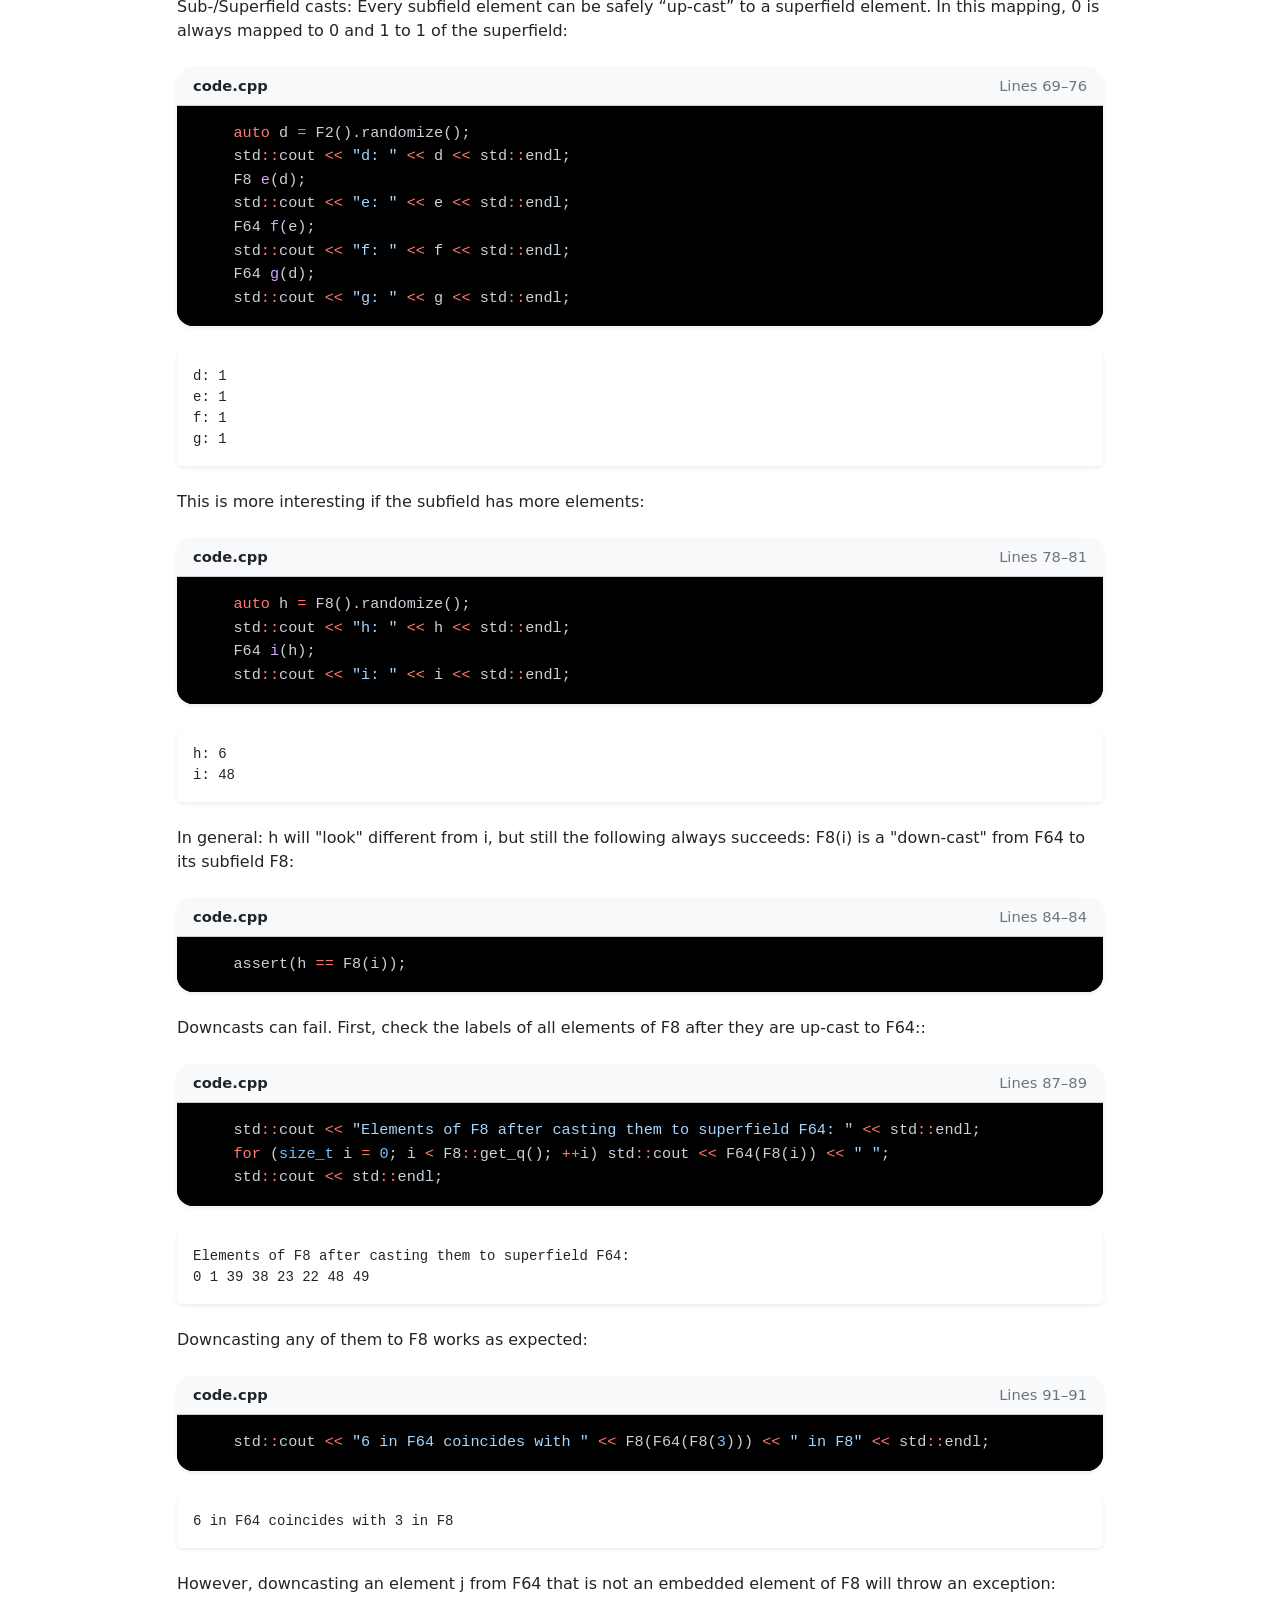
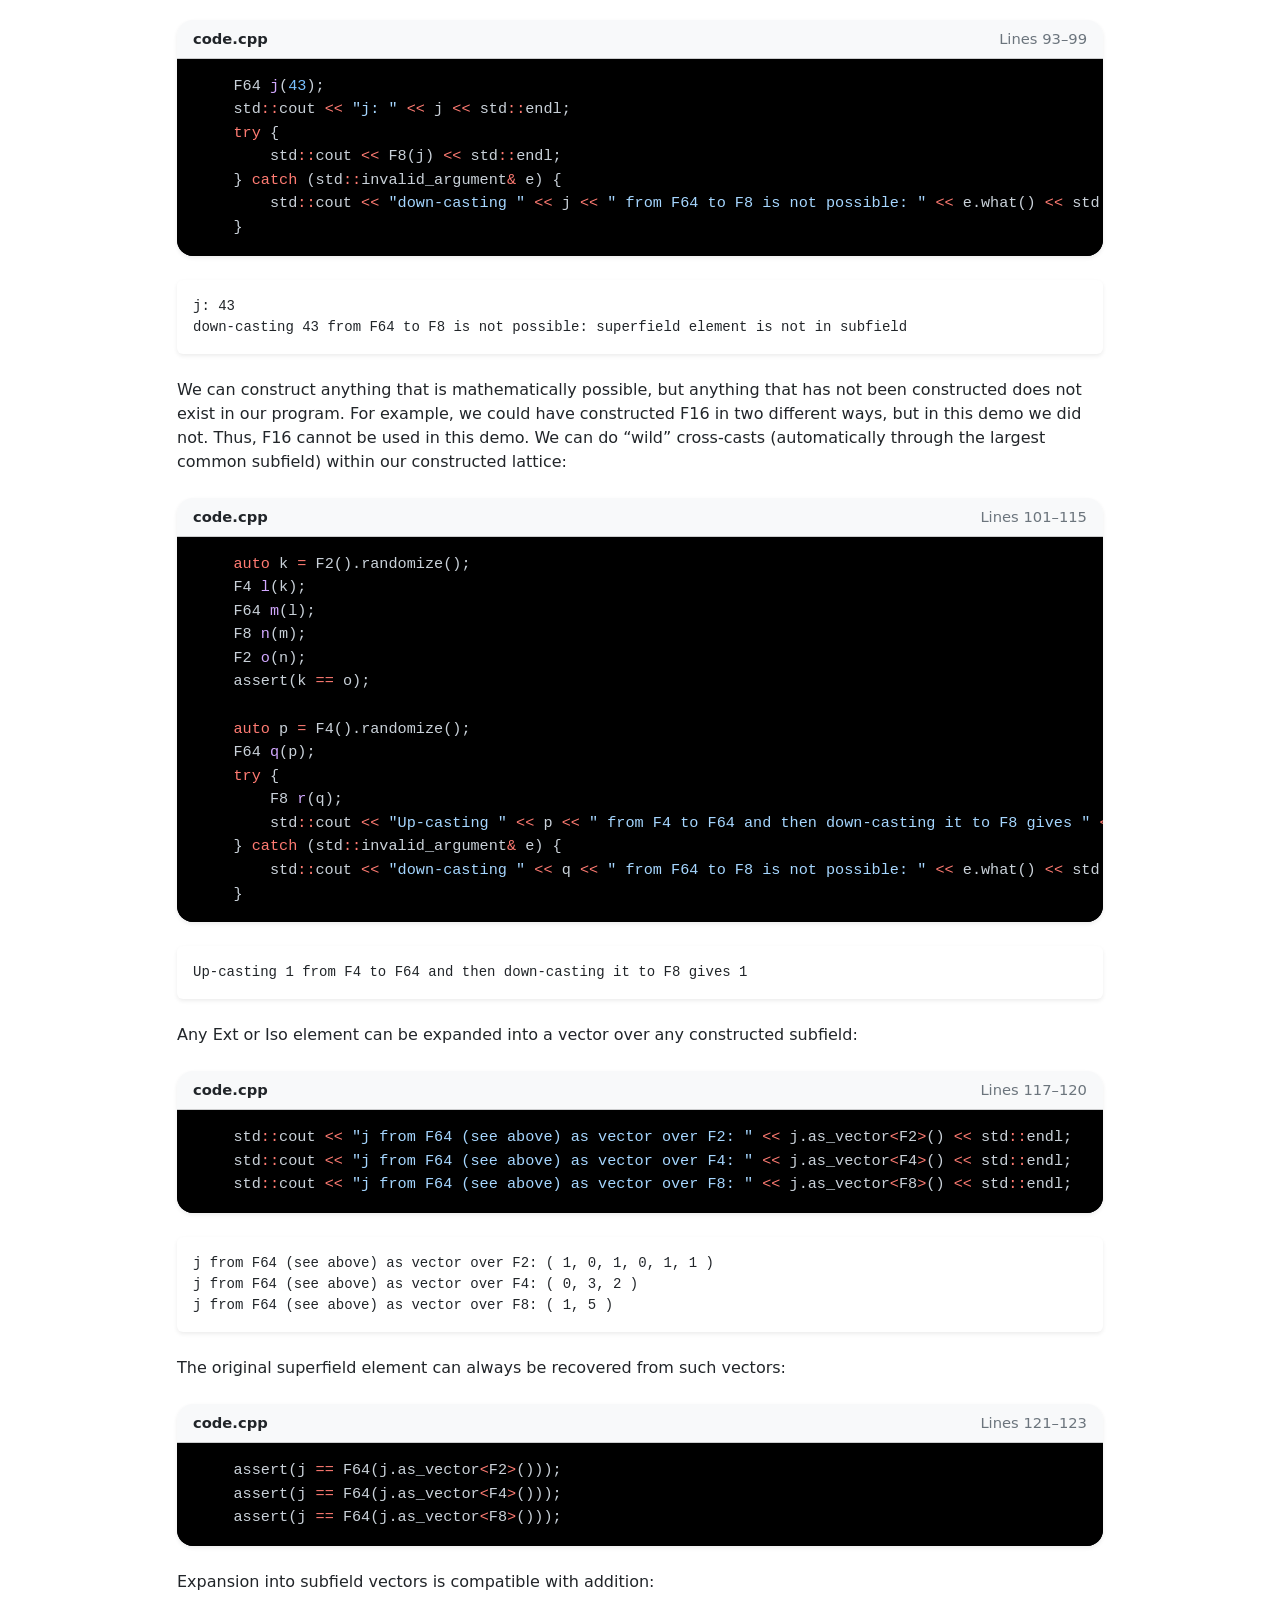
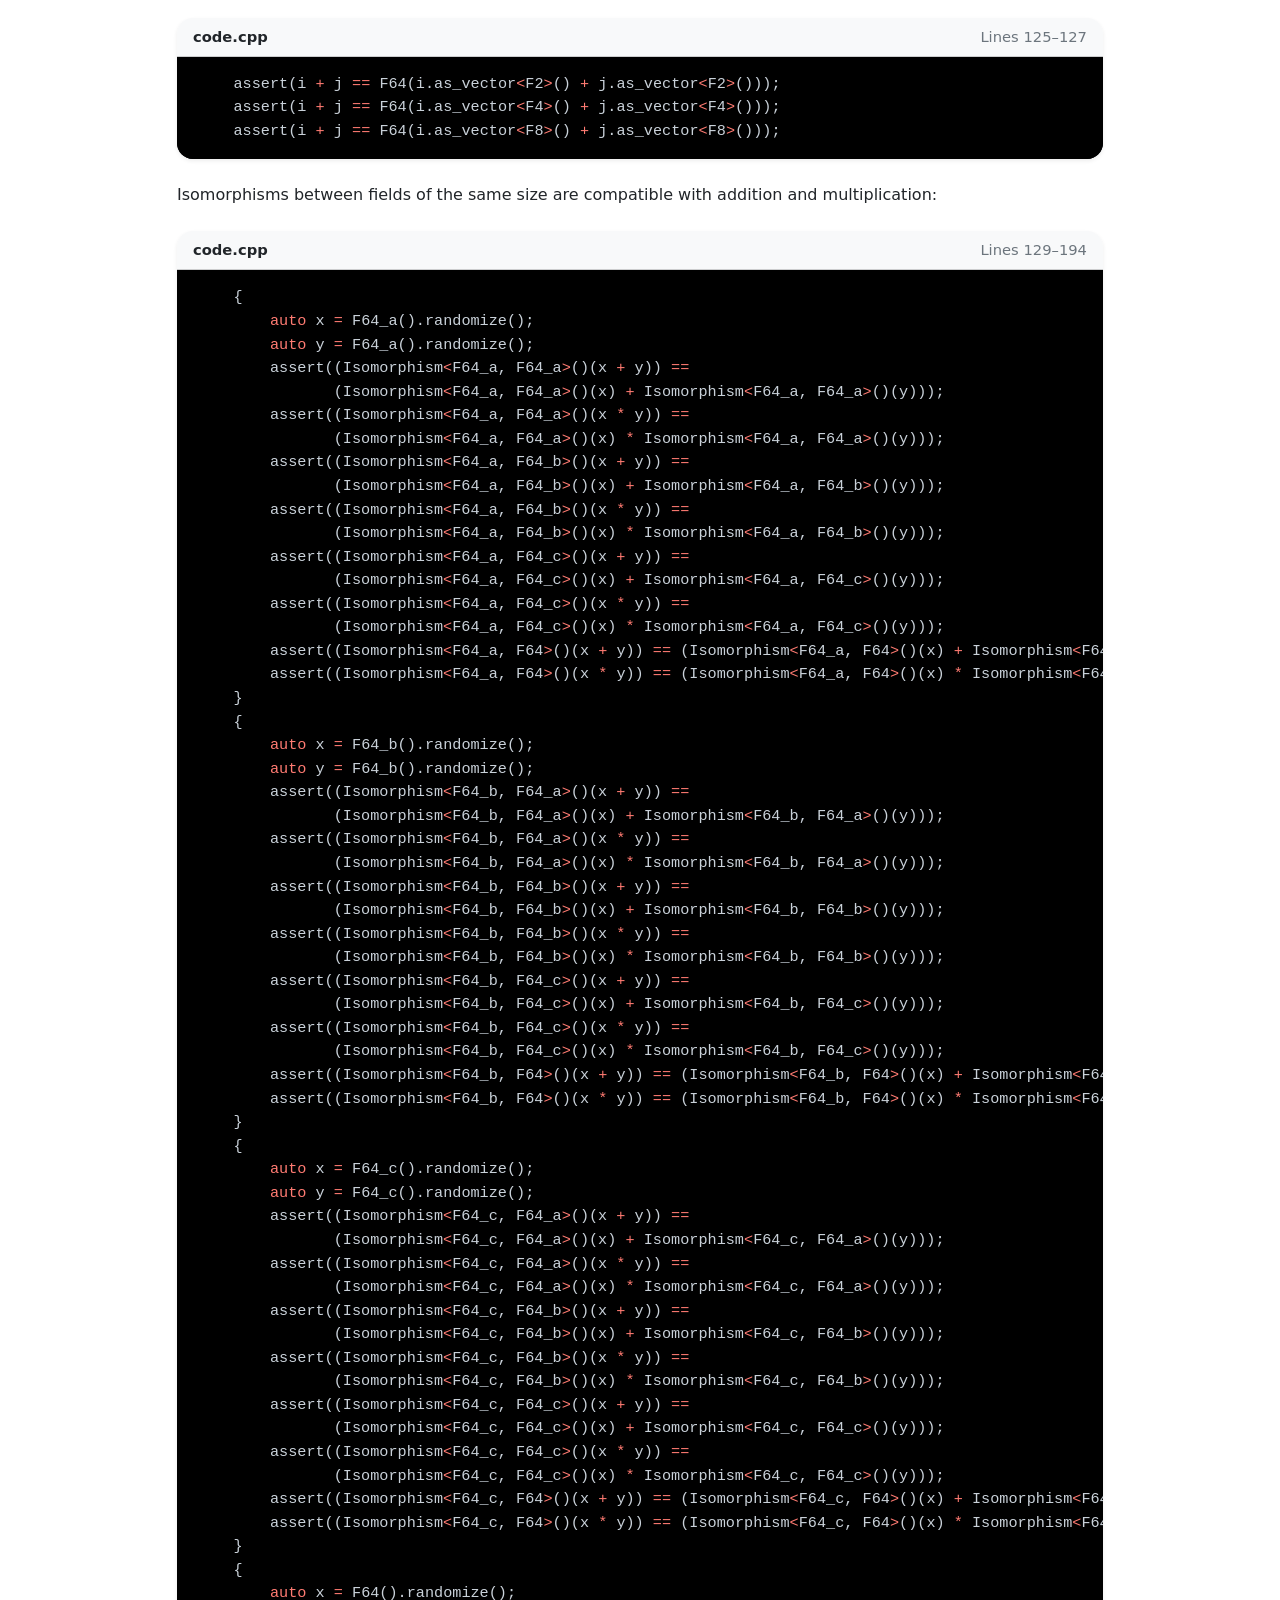
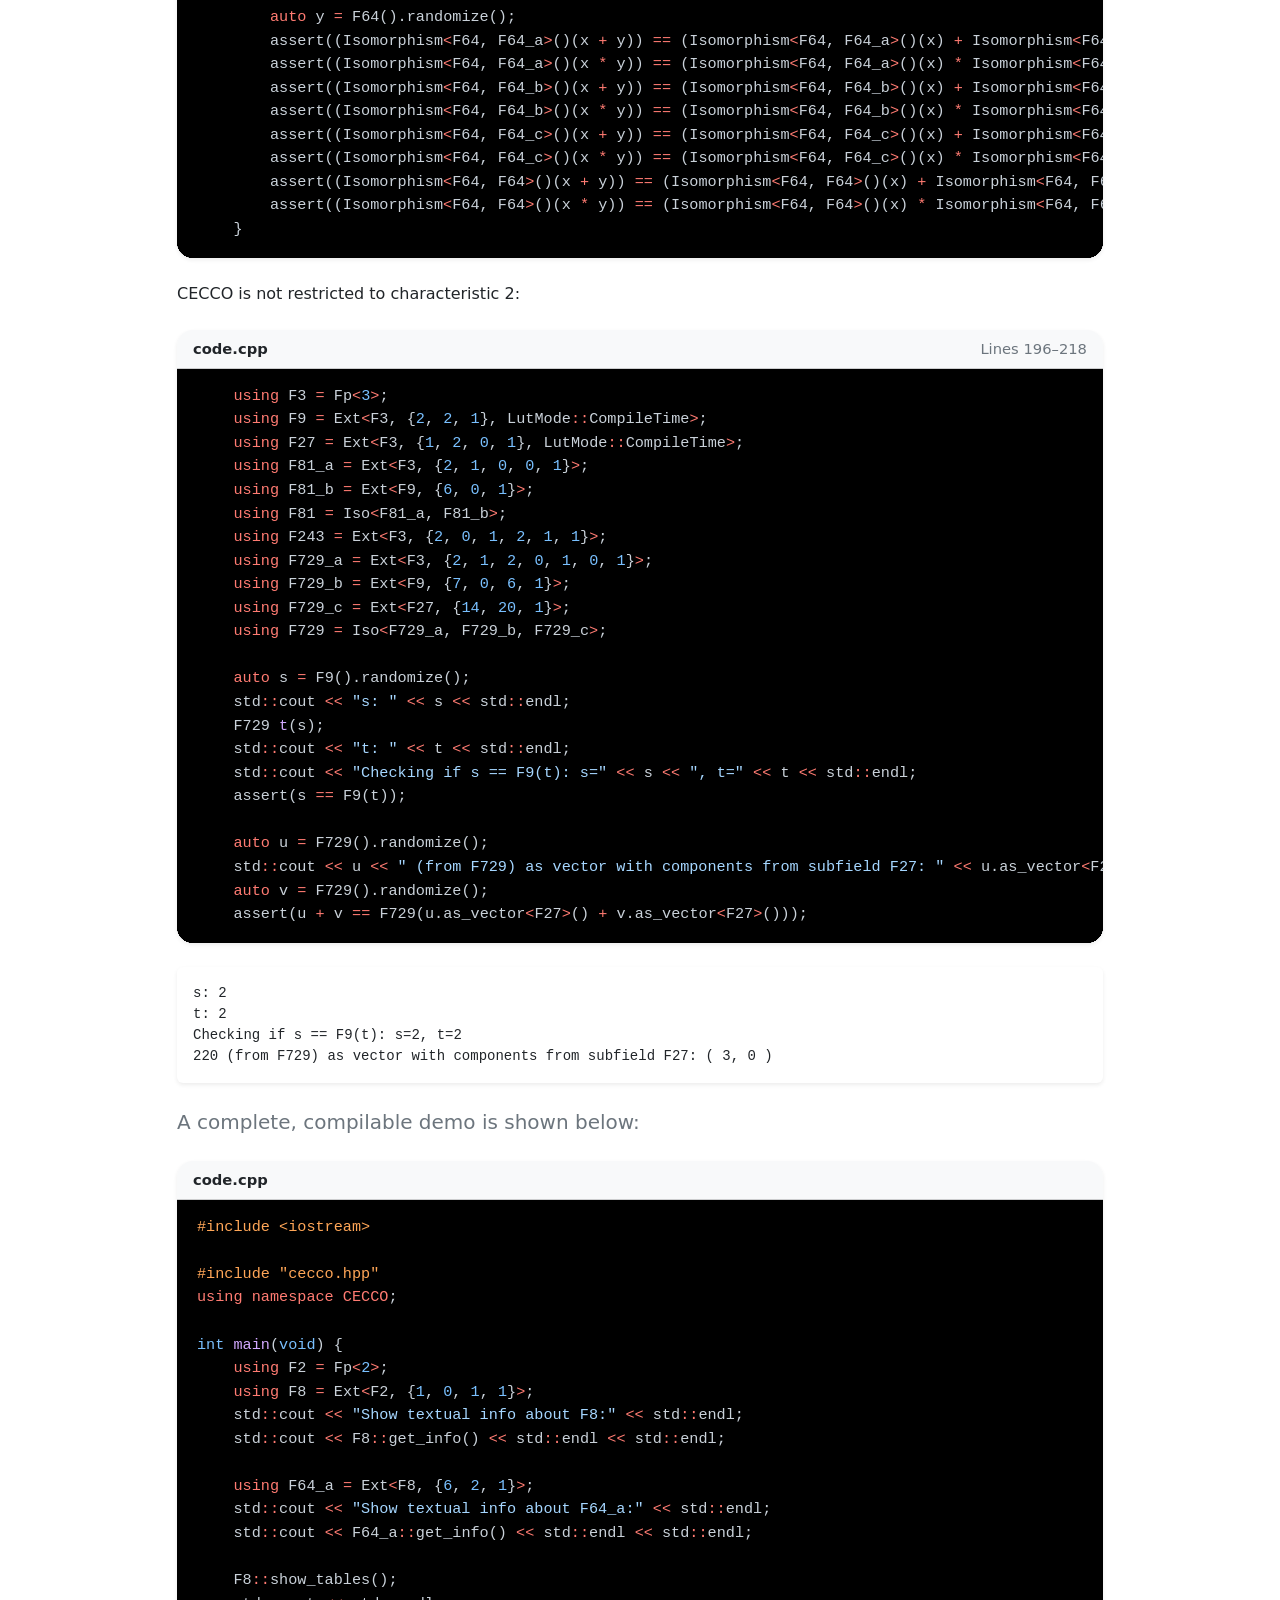
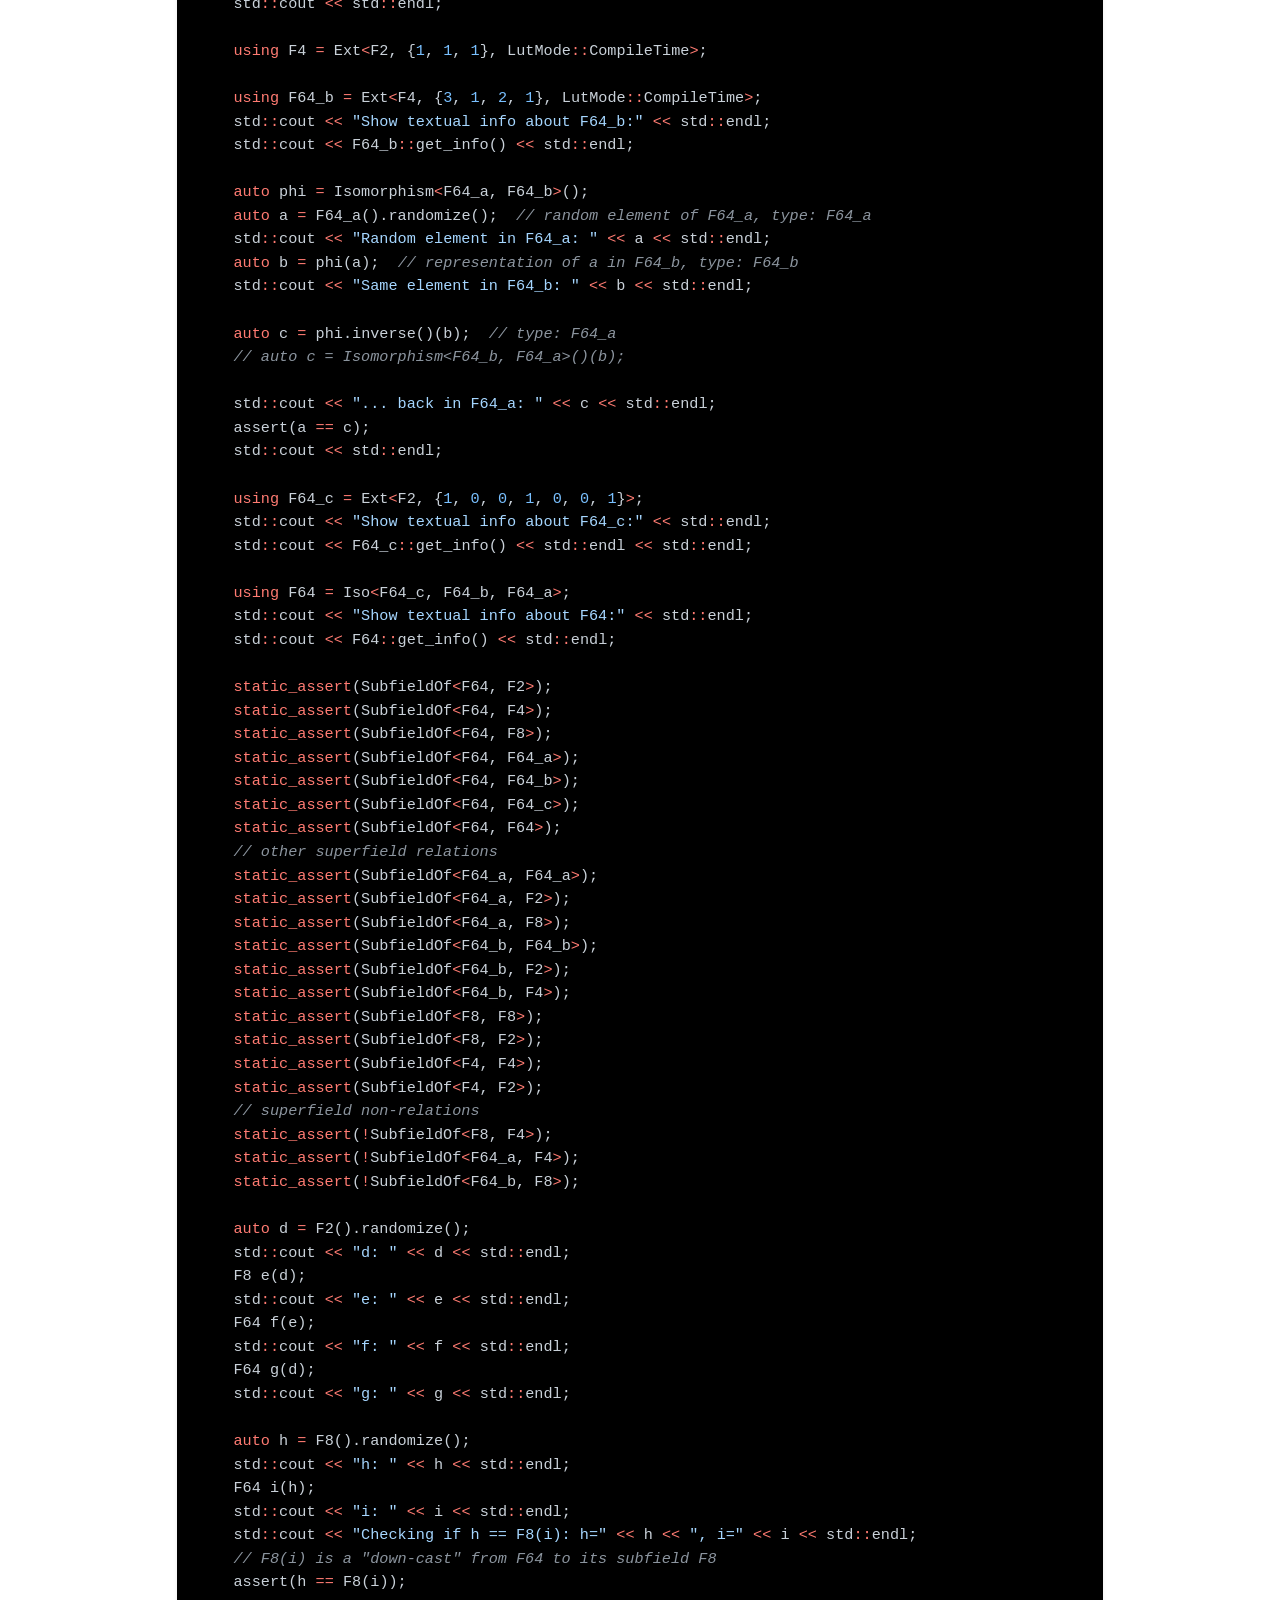
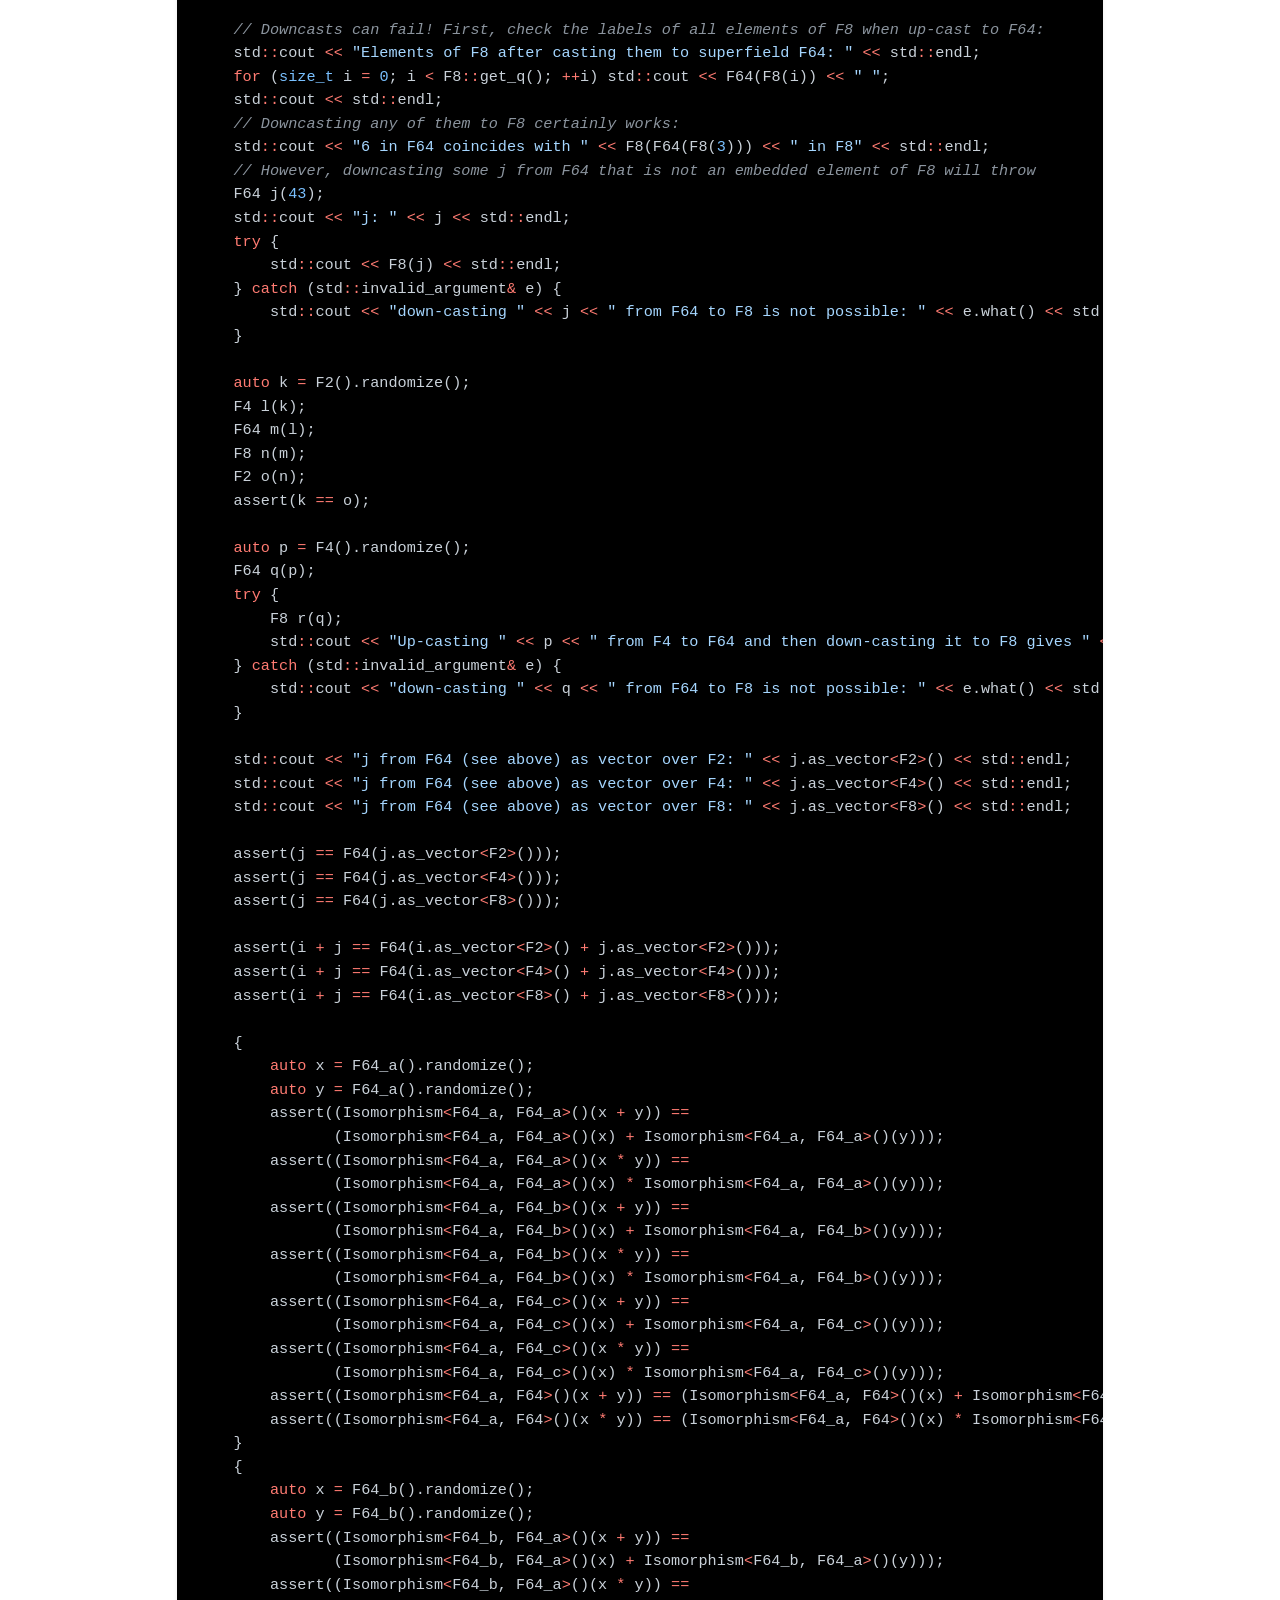
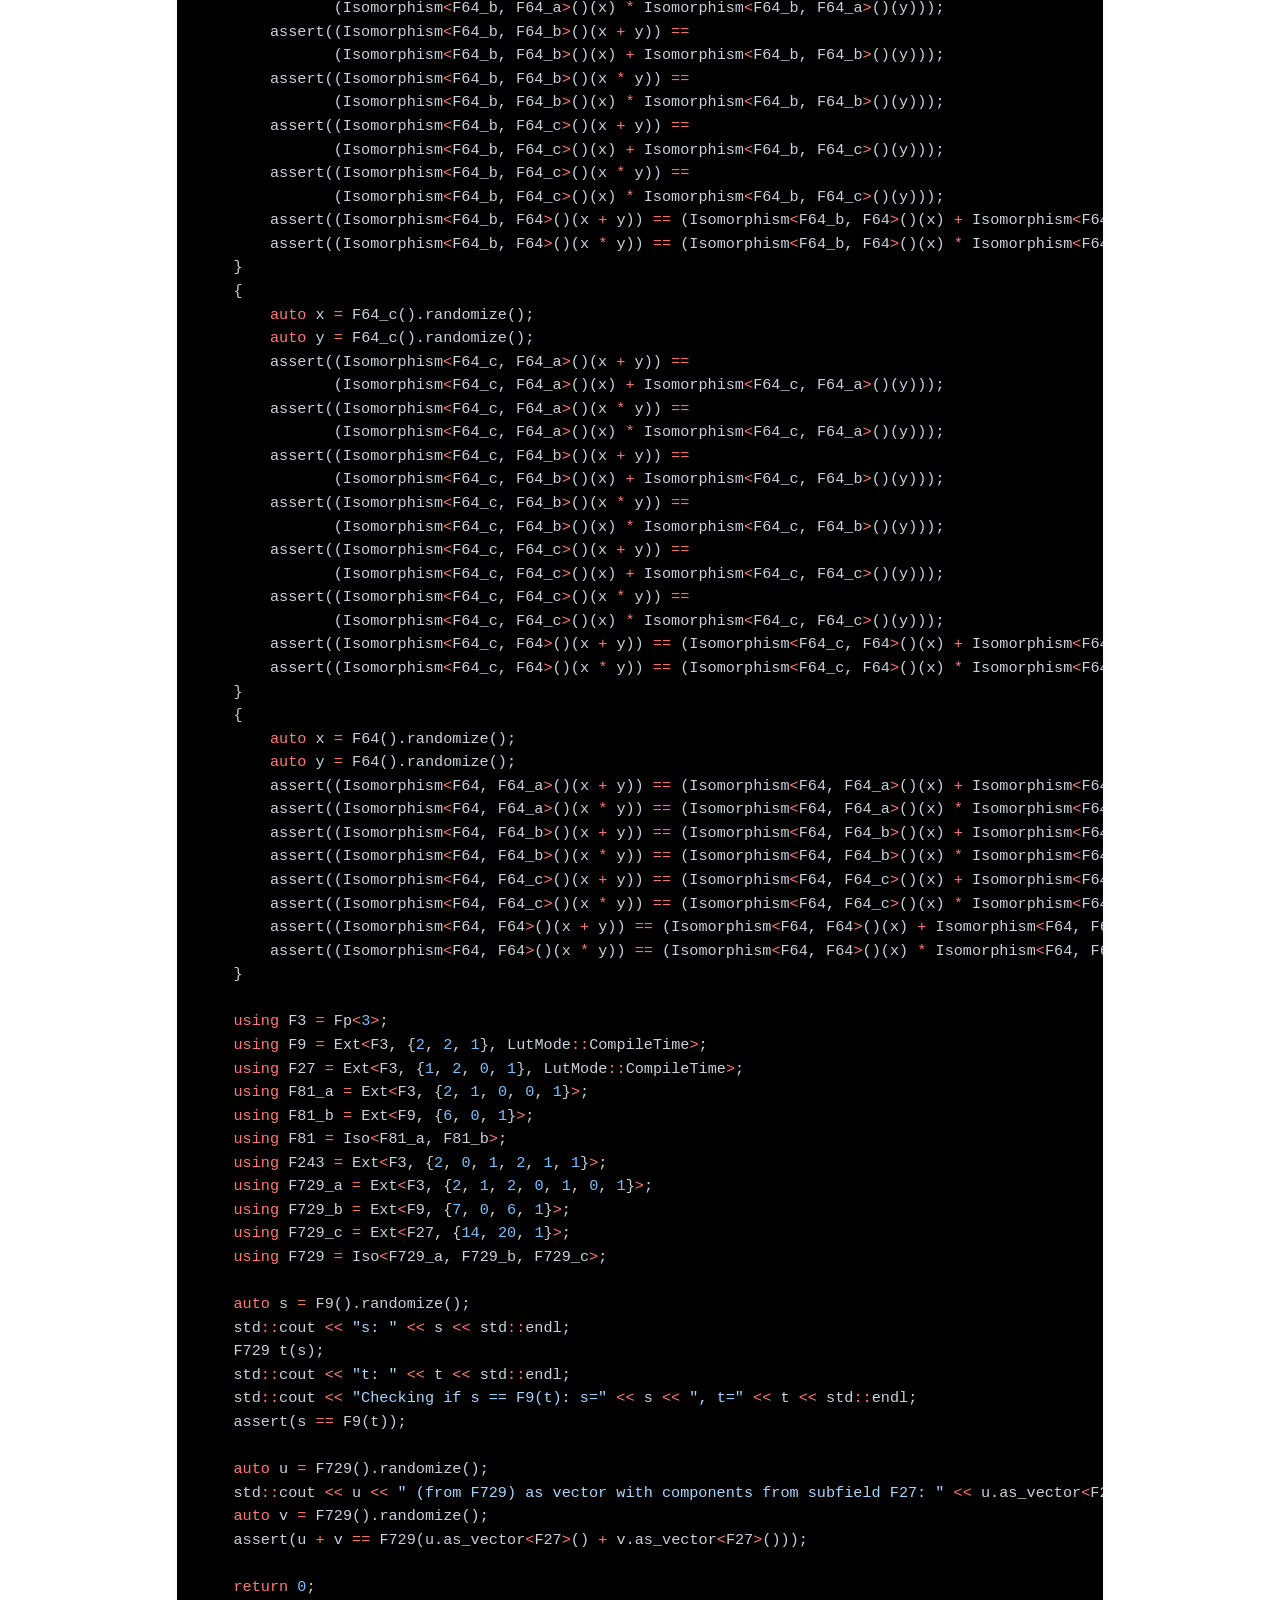
<file: demos/3_extension_fields/index.html>
<!doctype html>
<html lang="en">
<head>
  <meta charset="utf-8">
  <meta name="viewport" content="width=device-width, initial-scale=1">
  <title>CECCO: Finite Extension Fields</title>

  <link
    href="https://cdn.jsdelivr.net/npm/bootstrap@5.3.3/dist/css/bootstrap.min.css"
    rel="stylesheet"
  >
  <link href="../site.css" rel="stylesheet">
</head>
<body>
  <main class="container py-5">
    <div class="row justify-content-center">
      <div class="col-lg-11 col-xl-10">  
      <div class="page-logo-wrap">
  <a href="../index.html"><img src="../cecco.png" alt="Cecco logo" class="page-logo"></a>
</div>
<h1 class="display-5 fw-semibold mb-3">CECCO: Finite Extension Fields</h1>

        <p class="mt-4">
        CECCO supports finite extension fields, their arithmetic, and their properties. The irreducible polynomials required for constructing finite extension fields can be obtained as described <a href="../2_finding_irreducible_polynomials/index.html">here</a>. The focus in this demo is on field construction and inter-field relationships, working with finite extension fields (arithmetic, properties) is identical to working with prime fields as described <a href="../1_prime_fields/index.html">here</a>.
        </p>

        <p class="mt-4">
        The main example here is based on the binary field F2, but CECCO can deal with finite fields of any characteristic.
        </p>

        <div class="card shadow-sm snippet-card my-4">
  <div class="card-header d-flex justify-content-between align-items-center">
    <span><strong>code.cpp</strong></span>
    <span class="text-secondary snippet-meta">Lines 7&ndash;14</span>
  </div>
  <div class="highlight"><pre><span></span><span class="w">    </span><span class="k">using</span><span class="w"> </span><span class="n">F2</span><span class="w"> </span><span class="o">=</span><span class="w"> </span><span class="n">Fp</span><span class="o">&lt;</span><span class="mi">2</span><span class="o">&gt;</span><span class="p">;</span>
<span class="w">    </span><span class="k">using</span><span class="w"> </span><span class="n">F8</span><span class="w"> </span><span class="o">=</span><span class="w"> </span><span class="n">Ext</span><span class="o">&lt;</span><span class="n">F2</span><span class="p">,</span><span class="w"> </span><span class="p">{</span><span class="mi">1</span><span class="p">,</span><span class="w"> </span><span class="mi">0</span><span class="p">,</span><span class="w"> </span><span class="mi">1</span><span class="p">,</span><span class="w"> </span><span class="mi">1</span><span class="p">}</span><span class="o">&gt;</span><span class="p">;</span>
<span class="w">    </span><span class="n">std</span><span class="o">::</span><span class="n">cout</span><span class="w"> </span><span class="o">&lt;&lt;</span><span class="w"> </span><span class="s">&quot;Show textual info about F8:&quot;</span><span class="w"> </span><span class="o">&lt;&lt;</span><span class="w"> </span><span class="n">std</span><span class="o">::</span><span class="n">endl</span><span class="p">;</span>
<span class="w">    </span><span class="n">std</span><span class="o">::</span><span class="n">cout</span><span class="w"> </span><span class="o">&lt;&lt;</span><span class="w"> </span><span class="n">F8</span><span class="o">::</span><span class="n">get_info</span><span class="p">()</span><span class="w"> </span><span class="o">&lt;&lt;</span><span class="w"> </span><span class="n">std</span><span class="o">::</span><span class="n">endl</span><span class="w"> </span><span class="o">&lt;&lt;</span><span class="w"> </span><span class="n">std</span><span class="o">::</span><span class="n">endl</span><span class="p">;</span>

<span class="w">    </span><span class="k">using</span><span class="w"> </span><span class="n">F64_a</span><span class="w"> </span><span class="o">=</span><span class="w"> </span><span class="n">Ext</span><span class="o">&lt;</span><span class="n">F8</span><span class="p">,</span><span class="w"> </span><span class="p">{</span><span class="mi">6</span><span class="p">,</span><span class="w"> </span><span class="mi">2</span><span class="p">,</span><span class="w"> </span><span class="mi">1</span><span class="p">}</span><span class="o">&gt;</span><span class="p">;</span>
<span class="w">    </span><span class="n">std</span><span class="o">::</span><span class="n">cout</span><span class="w"> </span><span class="o">&lt;&lt;</span><span class="w"> </span><span class="s">&quot;Show textual info about F64_a:&quot;</span><span class="w"> </span><span class="o">&lt;&lt;</span><span class="w"> </span><span class="n">std</span><span class="o">::</span><span class="n">endl</span><span class="p">;</span>
<span class="w">    </span><span class="n">std</span><span class="o">::</span><span class="n">cout</span><span class="w"> </span><span class="o">&lt;&lt;</span><span class="w"> </span><span class="n">F64_a</span><span class="o">::</span><span class="n">get_info</span><span class="p">()</span><span class="w"> </span><span class="o">&lt;&lt;</span><span class="w"> </span><span class="n">std</span><span class="o">::</span><span class="n">endl</span><span class="w"> </span><span class="o">&lt;&lt;</span><span class="w"> </span><span class="n">std</span><span class="o">::</span><span class="n">endl</span><span class="p">;</span>
</pre></div>

</div>
        
        <div class="card shadow-sm border-0 mb-4">
          <div class="card-body">
            <pre>
Show textual info about F8:
finite field with 8 elements, specified as degree 3 extension of (prime field with 2 elements), irreducible polynomial 1 + x^2 + x^3

Show textual info about F64_a:
finite field with 64 elements, specified as degree 2 extension of (finite field with 8 elements, specified as degree 3 extension of (prime field with 2 elements), irreducible polynomial 1 + x^2 + x^3), irreducible polynomial 6 + 2x + x^2</pre>
          </div>
        </div>

        <p class="mt-4">
        Field operations are based on precomputed lookup tables (LUTs). These LUTs can be displayed for debugging purposes:
        </p>

        <div class="card shadow-sm snippet-card my-4">
  <div class="card-header d-flex justify-content-between align-items-center">
    <span><strong>code.cpp</strong></span>
    <span class="text-secondary snippet-meta">Lines 16&ndash;16</span>
  </div>
  <div class="highlight"><pre><span></span><span class="w">    </span><span class="n">F8</span><span class="o">::</span><span class="n">show_tables</span><span class="p">();</span>
</pre></div>

</div>
        
        <div class="card shadow-sm border-0 mb-4">
          <div class="card-body">
            <pre>
addition table (row and column headers omitted)
0, 1, 2, 3, 4, 5, 6, 7, 
1, 0, 3, 2, 5, 4, 7, 6, 
2, 3, 0, 1, 6, 7, 4, 5, 
3, 2, 1, 0, 7, 6, 5, 4, 
4, 5, 6, 7, 0, 1, 2, 3, 
5, 4, 7, 6, 1, 0, 3, 2, 
6, 7, 4, 5, 2, 3, 0, 1, 
7, 6, 5, 4, 3, 2, 1, 0, 
additive inverse table (row and column headers omitted)
0
1
2
3
4
5
6
7
multiplication table (row and column headers omitted)
0, 0, 0, 0, 0, 0, 0, 0, 
0, 1, 2, 3, 4, 5, 6, 7, 
0, 2, 4, 6, 5, 7, 1, 3, 
0, 3, 6, 5, 1, 2, 7, 4, 
0, 4, 5, 1, 7, 3, 2, 6, 
0, 5, 7, 2, 3, 6, 4, 1, 
0, 6, 1, 7, 2, 4, 3, 5, 
0, 7, 3, 4, 6, 1, 5, 2, 
multiplicative inverse table (row and column headers omitted)
0
1
6
4
3
7
2
5
multiplicative order table (row and column headers omitted)
0
1
7
7
7
7
7
7
element coefficients table (row and column headers omitted)
0: 0, 0, 0, 
1: 0, 0, 1, 
2: 0, 1, 0, 
3: 0, 1, 1, 
4: 1, 0, 0, 
5: 1, 0, 1, 
6: 1, 1, 0, 
7: 1, 1, 1, 
generator (with mult. order)
3 (7)</pre>
          </div>
        </div>

        <p class="mt-4">
        By default, LUTs are calculated at runtime, and <code>Ext&lt;F2, {1, 1, 1}&gt;</code> is identical to <code>Ext&lt;F2, {1, 1, 1}, LutMode::RunTime&gt;</code>. Optionally, LUTs can be calculated at compile time and embedded in the executable:
        </p>

        <div class="card shadow-sm snippet-card my-4">
  <div class="card-header d-flex justify-content-between align-items-center">
    <span><strong>code.cpp</strong></span>
    <span class="text-secondary snippet-meta">Lines 19&ndash;19</span>
  </div>
  <div class="highlight"><pre><span></span><span class="w">    </span><span class="k">using</span><span class="w"> </span><span class="n">F4</span><span class="w"> </span><span class="o">=</span><span class="w"> </span><span class="n">Ext</span><span class="o">&lt;</span><span class="n">F2</span><span class="p">,</span><span class="w"> </span><span class="p">{</span><span class="mi">1</span><span class="p">,</span><span class="w"> </span><span class="mi">1</span><span class="p">,</span><span class="w"> </span><span class="mi">1</span><span class="p">},</span><span class="w"> </span><span class="n">LutMode</span><span class="o">::</span><span class="n">CompileTime</span><span class="o">&gt;</span><span class="p">;</span>
</pre></div>

</div>

        <p class="mt-4">
        Compile-time LUT calculation leads to slightly improved runtime performance and results in zero program startup time. Downside: Compile-time calculation can exceed the recursion limits of the compiler consume large amounts of memory. Compiler limits can be tweaked with <code>-fconstexpr-depth=4294967295 -fconstexpr-steps=4294967295</code> (clang++) or <code>-fconstexpr-ops-limit=4294967295</code> (g++). Recommendation: Use compile-time LUTs for small fields (up to about 150 elements).
        </p>

<div class="card shadow-sm border-0 mb-4">
          <div class="card-body">
            <p class="mb-0">
        Compile-time LUT calculation is only possible if the base field also uses compile-time LUTs!
            </p>
          </div>
        </div>


        <div class="card shadow-sm snippet-card my-4">
  <div class="card-header d-flex justify-content-between align-items-center">
    <span><strong>code.cpp</strong></span>
    <span class="text-secondary snippet-meta">Lines 21&ndash;23</span>
  </div>
  <div class="highlight"><pre><span></span><span class="w">    </span><span class="k">using</span><span class="w"> </span><span class="n">F64_b</span><span class="w"> </span><span class="o">=</span><span class="w"> </span><span class="n">Ext</span><span class="o">&lt;</span><span class="n">F4</span><span class="p">,</span><span class="w"> </span><span class="p">{</span><span class="mi">3</span><span class="p">,</span><span class="w"> </span><span class="mi">1</span><span class="p">,</span><span class="w"> </span><span class="mi">2</span><span class="p">,</span><span class="w"> </span><span class="mi">1</span><span class="p">},</span><span class="w"> </span><span class="n">LutMode</span><span class="o">::</span><span class="n">CompileTime</span><span class="o">&gt;</span><span class="p">;</span>
<span class="w">    </span><span class="n">std</span><span class="o">::</span><span class="n">cout</span><span class="w"> </span><span class="o">&lt;&lt;</span><span class="w"> </span><span class="s">&quot;Show textual info about F64_b:&quot;</span><span class="w"> </span><span class="o">&lt;&lt;</span><span class="w"> </span><span class="n">std</span><span class="o">::</span><span class="n">endl</span><span class="p">;</span>
<span class="w">    </span><span class="n">std</span><span class="o">::</span><span class="n">cout</span><span class="w"> </span><span class="o">&lt;&lt;</span><span class="w"> </span><span class="n">F64_b</span><span class="o">::</span><span class="n">get_info</span><span class="p">()</span><span class="w"> </span><span class="o">&lt;&lt;</span><span class="w"> </span><span class="n">std</span><span class="o">::</span><span class="n">endl</span><span class="p">;</span>
</pre></div>

</div>

        <div class="card shadow-sm border-0 mb-4">
          <div class="card-body">
            <pre>
Show textual info about F64_b:
finite field with 64 elements, specified as degree 3 extension of (finite field with 4 elements, specified as degree 2 extension of (prime field with 2 elements), irreducible polynomial 1 + x + x^2), irreducible polynomial 3 + x + 2x^2 + x^3</pre>
          </div>
        </div>

        <p class="mt-4">
        F64_a and F64_b are isomorphic, so we can transition between the two:
        </p>

        <div class="card shadow-sm snippet-card my-4">
  <div class="card-header d-flex justify-content-between align-items-center">
    <span><strong>code.cpp</strong></span>
    <span class="text-secondary snippet-meta">Lines 25&ndash;29</span>
  </div>
  <div class="highlight"><pre><span></span><span class="w">    </span><span class="k">auto</span><span class="w"> </span><span class="n">phi</span><span class="w"> </span><span class="o">=</span><span class="w"> </span><span class="n">Isomorphism</span><span class="o">&lt;</span><span class="n">F64_a</span><span class="p">,</span><span class="w"> </span><span class="n">F64_b</span><span class="o">&gt;</span><span class="p">();</span>
<span class="w">    </span><span class="k">auto</span><span class="w"> </span><span class="n">a</span><span class="w"> </span><span class="o">=</span><span class="w"> </span><span class="n">F64_a</span><span class="p">().</span><span class="n">randomize</span><span class="p">();</span><span class="w">  </span><span class="c1">// random element of F64_a, type: F64_a</span>
<span class="w">    </span><span class="n">std</span><span class="o">::</span><span class="n">cout</span><span class="w"> </span><span class="o">&lt;&lt;</span><span class="w"> </span><span class="s">&quot;Random element in F64_a: &quot;</span><span class="w"> </span><span class="o">&lt;&lt;</span><span class="w"> </span><span class="n">a</span><span class="w"> </span><span class="o">&lt;&lt;</span><span class="w"> </span><span class="n">std</span><span class="o">::</span><span class="n">endl</span><span class="p">;</span>
<span class="w">    </span><span class="k">auto</span><span class="w"> </span><span class="n">b</span><span class="w"> </span><span class="o">=</span><span class="w"> </span><span class="n">phi</span><span class="p">(</span><span class="n">a</span><span class="p">);</span><span class="w">  </span><span class="c1">// representation of a in F64_b, type: F64_b</span>
<span class="w">    </span><span class="n">std</span><span class="o">::</span><span class="n">cout</span><span class="w"> </span><span class="o">&lt;&lt;</span><span class="w"> </span><span class="s">&quot;Same element in F64_b: &quot;</span><span class="w"> </span><span class="o">&lt;&lt;</span><span class="w"> </span><span class="n">b</span><span class="w"> </span><span class="o">&lt;&lt;</span><span class="w"> </span><span class="n">std</span><span class="o">::</span><span class="n">endl</span><span class="p">;</span>
</pre></div>

</div>

        <p class="mt-4">
        The following two lines are equivalent: <code>Isomorphism&lt;F64_b, F64_a&gt;</code> is automatically instantiated as the inverse of <code>Isomorphism&lt;F64_a, F64_b&gt;</code>.
        </p>

        <div class="card shadow-sm snippet-card my-4">
  <div class="card-header d-flex justify-content-between align-items-center">
    <span><strong>code.cpp</strong></span>
    <span class="text-secondary snippet-meta">Lines 31&ndash;36</span>
  </div>
  <div class="highlight"><pre><span></span><span class="w">    </span><span class="k">auto</span><span class="w"> </span><span class="n">c</span><span class="w"> </span><span class="o">=</span><span class="w"> </span><span class="n">phi</span><span class="p">.</span><span class="n">inverse</span><span class="p">()(</span><span class="n">b</span><span class="p">);</span><span class="w">  </span><span class="c1">// type: F64_a</span>
<span class="w">    </span><span class="c1">// auto c = Isomorphism&lt;F64_b, F64_a&gt;()(b);</span>

<span class="w">    </span><span class="n">std</span><span class="o">::</span><span class="n">cout</span><span class="w"> </span><span class="o">&lt;&lt;</span><span class="w"> </span><span class="s">&quot;... back in F64_a: &quot;</span><span class="w"> </span><span class="o">&lt;&lt;</span><span class="w"> </span><span class="n">c</span><span class="w"> </span><span class="o">&lt;&lt;</span><span class="w"> </span><span class="n">std</span><span class="o">::</span><span class="n">endl</span><span class="p">;</span>
<span class="w">    </span><span class="n">assert</span><span class="p">(</span><span class="n">a</span><span class="w"> </span><span class="o">==</span><span class="w"> </span><span class="n">c</span><span class="p">);</span>
<span class="w">    </span><span class="n">std</span><span class="o">::</span><span class="n">cout</span><span class="w"> </span><span class="o">&lt;&lt;</span><span class="w"> </span><span class="n">std</span><span class="o">::</span><span class="n">endl</span><span class="p">;</span>
</pre></div>

</div>
        
        <div class="card shadow-sm border-0 mb-4">
          <div class="card-body">
            <pre>
Random element in F64_a: 36
Same element in F64_b: 24
... back in F64_a: 36</pre>
          </div>
        </div>
       
        <p class="mt-4">
        Yet another isomorphic field with 64 elements:
        </p>
        
        <div class="card shadow-sm snippet-card my-4">
  <div class="card-header d-flex justify-content-between align-items-center">
    <span><strong>code.cpp</strong></span>
    <span class="text-secondary snippet-meta">Lines 38&ndash;40</span>
  </div>
  <div class="highlight"><pre><span></span><span class="w">    </span><span class="k">using</span><span class="w"> </span><span class="n">F64_c</span><span class="w"> </span><span class="o">=</span><span class="w"> </span><span class="n">Ext</span><span class="o">&lt;</span><span class="n">F2</span><span class="p">,</span><span class="w"> </span><span class="p">{</span><span class="mi">1</span><span class="p">,</span><span class="w"> </span><span class="mi">0</span><span class="p">,</span><span class="w"> </span><span class="mi">0</span><span class="p">,</span><span class="w"> </span><span class="mi">1</span><span class="p">,</span><span class="w"> </span><span class="mi">0</span><span class="p">,</span><span class="w"> </span><span class="mi">0</span><span class="p">,</span><span class="w"> </span><span class="mi">1</span><span class="p">}</span><span class="o">&gt;</span><span class="p">;</span>
<span class="w">    </span><span class="n">std</span><span class="o">::</span><span class="n">cout</span><span class="w"> </span><span class="o">&lt;&lt;</span><span class="w"> </span><span class="s">&quot;Show textual info about F64_c:&quot;</span><span class="w"> </span><span class="o">&lt;&lt;</span><span class="w"> </span><span class="n">std</span><span class="o">::</span><span class="n">endl</span><span class="p">;</span>
<span class="w">    </span><span class="n">std</span><span class="o">::</span><span class="n">cout</span><span class="w"> </span><span class="o">&lt;&lt;</span><span class="w"> </span><span class="n">F64_c</span><span class="o">::</span><span class="n">get_info</span><span class="p">()</span><span class="w"> </span><span class="o">&lt;&lt;</span><span class="w"> </span><span class="n">std</span><span class="o">::</span><span class="n">endl</span><span class="w"> </span><span class="o">&lt;&lt;</span><span class="w"> </span><span class="n">std</span><span class="o">::</span><span class="n">endl</span><span class="p">;</span>
</pre></div>

</div>
        
        <div class="card shadow-sm border-0 mb-4">
          <div class="card-body">
            <pre>
Show textual info about F64_c:
finite field with 64 elements, specified as degree 6 extension of (prime field with 2 elements), irreducible polynomial 1 + x^3 + x^6</pre>
          </div>
        </div>

        <p class="mt-4">
        At this point: Three "field towers" (all with characteristic 2): F2 -> F8 -> F64_a, F2 -> F4 -> F64_b, F2 -> F64_c. Together, these form a tree with F2 at the root. We can merge vertices of isomorphic fields to obtain a true finite field lattice with intersections:
        </p>

        <div class="card shadow-sm snippet-card my-4">
  <div class="card-header d-flex justify-content-between align-items-center">
    <span><strong>code.cpp</strong></span>
    <span class="text-secondary snippet-meta">Lines 42&ndash;67</span>
  </div>
  <div class="highlight"><pre><span></span><span class="w">    </span><span class="k">using</span><span class="w"> </span><span class="n">F64</span><span class="w"> </span><span class="o">=</span><span class="w"> </span><span class="n">Iso</span><span class="o">&lt;</span><span class="n">F64_c</span><span class="p">,</span><span class="w"> </span><span class="n">F64_b</span><span class="p">,</span><span class="w"> </span><span class="n">F64_a</span><span class="o">&gt;</span><span class="p">;</span>
<span class="w">    </span><span class="n">std</span><span class="o">::</span><span class="n">cout</span><span class="w"> </span><span class="o">&lt;&lt;</span><span class="w"> </span><span class="s">&quot;Show textual info about F64:&quot;</span><span class="w"> </span><span class="o">&lt;&lt;</span><span class="w"> </span><span class="n">std</span><span class="o">::</span><span class="n">endl</span><span class="p">;</span>
<span class="w">    </span><span class="n">std</span><span class="o">::</span><span class="n">cout</span><span class="w"> </span><span class="o">&lt;&lt;</span><span class="w"> </span><span class="n">F64</span><span class="o">::</span><span class="n">get_info</span><span class="p">()</span><span class="w"> </span><span class="o">&lt;&lt;</span><span class="w"> </span><span class="n">std</span><span class="o">::</span><span class="n">endl</span><span class="p">;</span>

<span class="w">    </span><span class="k">static_assert</span><span class="p">(</span><span class="n">SubfieldOf</span><span class="o">&lt;</span><span class="n">F64</span><span class="p">,</span><span class="w"> </span><span class="n">F2</span><span class="o">&gt;</span><span class="p">);</span>
<span class="w">    </span><span class="k">static_assert</span><span class="p">(</span><span class="n">SubfieldOf</span><span class="o">&lt;</span><span class="n">F64</span><span class="p">,</span><span class="w"> </span><span class="n">F4</span><span class="o">&gt;</span><span class="p">);</span>
<span class="w">    </span><span class="k">static_assert</span><span class="p">(</span><span class="n">SubfieldOf</span><span class="o">&lt;</span><span class="n">F64</span><span class="p">,</span><span class="w"> </span><span class="n">F8</span><span class="o">&gt;</span><span class="p">);</span>
<span class="w">    </span><span class="k">static_assert</span><span class="p">(</span><span class="n">SubfieldOf</span><span class="o">&lt;</span><span class="n">F64</span><span class="p">,</span><span class="w"> </span><span class="n">F64_a</span><span class="o">&gt;</span><span class="p">);</span>
<span class="w">    </span><span class="k">static_assert</span><span class="p">(</span><span class="n">SubfieldOf</span><span class="o">&lt;</span><span class="n">F64</span><span class="p">,</span><span class="w"> </span><span class="n">F64_b</span><span class="o">&gt;</span><span class="p">);</span>
<span class="w">    </span><span class="k">static_assert</span><span class="p">(</span><span class="n">SubfieldOf</span><span class="o">&lt;</span><span class="n">F64</span><span class="p">,</span><span class="w"> </span><span class="n">F64_c</span><span class="o">&gt;</span><span class="p">);</span>
<span class="w">    </span><span class="k">static_assert</span><span class="p">(</span><span class="n">SubfieldOf</span><span class="o">&lt;</span><span class="n">F64</span><span class="p">,</span><span class="w"> </span><span class="n">F64</span><span class="o">&gt;</span><span class="p">);</span>
<span class="w">    </span><span class="c1">// other superfield relations</span>
<span class="w">    </span><span class="k">static_assert</span><span class="p">(</span><span class="n">SubfieldOf</span><span class="o">&lt;</span><span class="n">F64_a</span><span class="p">,</span><span class="w"> </span><span class="n">F64_a</span><span class="o">&gt;</span><span class="p">);</span>
<span class="w">    </span><span class="k">static_assert</span><span class="p">(</span><span class="n">SubfieldOf</span><span class="o">&lt;</span><span class="n">F64_a</span><span class="p">,</span><span class="w"> </span><span class="n">F2</span><span class="o">&gt;</span><span class="p">);</span>
<span class="w">    </span><span class="k">static_assert</span><span class="p">(</span><span class="n">SubfieldOf</span><span class="o">&lt;</span><span class="n">F64_a</span><span class="p">,</span><span class="w"> </span><span class="n">F8</span><span class="o">&gt;</span><span class="p">);</span>
<span class="w">    </span><span class="k">static_assert</span><span class="p">(</span><span class="n">SubfieldOf</span><span class="o">&lt;</span><span class="n">F64_b</span><span class="p">,</span><span class="w"> </span><span class="n">F64_b</span><span class="o">&gt;</span><span class="p">);</span>
<span class="w">    </span><span class="k">static_assert</span><span class="p">(</span><span class="n">SubfieldOf</span><span class="o">&lt;</span><span class="n">F64_b</span><span class="p">,</span><span class="w"> </span><span class="n">F2</span><span class="o">&gt;</span><span class="p">);</span>
<span class="w">    </span><span class="k">static_assert</span><span class="p">(</span><span class="n">SubfieldOf</span><span class="o">&lt;</span><span class="n">F64_b</span><span class="p">,</span><span class="w"> </span><span class="n">F4</span><span class="o">&gt;</span><span class="p">);</span>
<span class="w">    </span><span class="k">static_assert</span><span class="p">(</span><span class="n">SubfieldOf</span><span class="o">&lt;</span><span class="n">F8</span><span class="p">,</span><span class="w"> </span><span class="n">F8</span><span class="o">&gt;</span><span class="p">);</span>
<span class="w">    </span><span class="k">static_assert</span><span class="p">(</span><span class="n">SubfieldOf</span><span class="o">&lt;</span><span class="n">F8</span><span class="p">,</span><span class="w"> </span><span class="n">F2</span><span class="o">&gt;</span><span class="p">);</span>
<span class="w">    </span><span class="k">static_assert</span><span class="p">(</span><span class="n">SubfieldOf</span><span class="o">&lt;</span><span class="n">F4</span><span class="p">,</span><span class="w"> </span><span class="n">F4</span><span class="o">&gt;</span><span class="p">);</span>
<span class="w">    </span><span class="k">static_assert</span><span class="p">(</span><span class="n">SubfieldOf</span><span class="o">&lt;</span><span class="n">F4</span><span class="p">,</span><span class="w"> </span><span class="n">F2</span><span class="o">&gt;</span><span class="p">);</span>
<span class="w">    </span><span class="c1">// superfield non-relations</span>
<span class="w">    </span><span class="k">static_assert</span><span class="p">(</span><span class="o">!</span><span class="n">SubfieldOf</span><span class="o">&lt;</span><span class="n">F8</span><span class="p">,</span><span class="w"> </span><span class="n">F4</span><span class="o">&gt;</span><span class="p">);</span>
<span class="w">    </span><span class="k">static_assert</span><span class="p">(</span><span class="o">!</span><span class="n">SubfieldOf</span><span class="o">&lt;</span><span class="n">F64_a</span><span class="p">,</span><span class="w"> </span><span class="n">F4</span><span class="o">&gt;</span><span class="p">);</span>
<span class="w">    </span><span class="k">static_assert</span><span class="p">(</span><span class="o">!</span><span class="n">SubfieldOf</span><span class="o">&lt;</span><span class="n">F64_b</span><span class="p">,</span><span class="w"> </span><span class="n">F8</span><span class="o">&gt;</span><span class="p">);</span>
</pre></div>

</div>
        
        <div class="card shadow-sm border-0 mb-4">
          <div class="card-body">
            <pre>
Show textual info about F64:
stack of isomorphic fields, main field: finite field with 64 elements, specified as degree 6 extension of (prime field with 2 elements), irreducible polynomial 1 + x^3 + x^6</pre>
          </div>
        </div>

        <p class="mt-4">
        Sub-/Superfield casts: Every subfield element can be safely <q>up-cast</q> to a superfield element. In this mapping, 0 is always mapped to 0 and 1 to 1 of the superfield:
        </p>

        <div class="card shadow-sm snippet-card my-4">
  <div class="card-header d-flex justify-content-between align-items-center">
    <span><strong>code.cpp</strong></span>
    <span class="text-secondary snippet-meta">Lines 69&ndash;76</span>
  </div>
  <div class="highlight"><pre><span></span><span class="w">    </span><span class="k">auto</span><span class="w"> </span><span class="n">d</span><span class="w"> </span><span class="o">=</span><span class="w"> </span><span class="n">F2</span><span class="p">().</span><span class="n">randomize</span><span class="p">();</span>
<span class="w">    </span><span class="n">std</span><span class="o">::</span><span class="n">cout</span><span class="w"> </span><span class="o">&lt;&lt;</span><span class="w"> </span><span class="s">&quot;d: &quot;</span><span class="w"> </span><span class="o">&lt;&lt;</span><span class="w"> </span><span class="n">d</span><span class="w"> </span><span class="o">&lt;&lt;</span><span class="w"> </span><span class="n">std</span><span class="o">::</span><span class="n">endl</span><span class="p">;</span>
<span class="w">    </span><span class="n">F8</span><span class="w"> </span><span class="nf">e</span><span class="p">(</span><span class="n">d</span><span class="p">);</span>
<span class="w">    </span><span class="n">std</span><span class="o">::</span><span class="n">cout</span><span class="w"> </span><span class="o">&lt;&lt;</span><span class="w"> </span><span class="s">&quot;e: &quot;</span><span class="w"> </span><span class="o">&lt;&lt;</span><span class="w"> </span><span class="n">e</span><span class="w"> </span><span class="o">&lt;&lt;</span><span class="w"> </span><span class="n">std</span><span class="o">::</span><span class="n">endl</span><span class="p">;</span>
<span class="w">    </span><span class="n">F64</span><span class="w"> </span><span class="nf">f</span><span class="p">(</span><span class="n">e</span><span class="p">);</span>
<span class="w">    </span><span class="n">std</span><span class="o">::</span><span class="n">cout</span><span class="w"> </span><span class="o">&lt;&lt;</span><span class="w"> </span><span class="s">&quot;f: &quot;</span><span class="w"> </span><span class="o">&lt;&lt;</span><span class="w"> </span><span class="n">f</span><span class="w"> </span><span class="o">&lt;&lt;</span><span class="w"> </span><span class="n">std</span><span class="o">::</span><span class="n">endl</span><span class="p">;</span>
<span class="w">    </span><span class="n">F64</span><span class="w"> </span><span class="nf">g</span><span class="p">(</span><span class="n">d</span><span class="p">);</span>
<span class="w">    </span><span class="n">std</span><span class="o">::</span><span class="n">cout</span><span class="w"> </span><span class="o">&lt;&lt;</span><span class="w"> </span><span class="s">&quot;g: &quot;</span><span class="w"> </span><span class="o">&lt;&lt;</span><span class="w"> </span><span class="n">g</span><span class="w"> </span><span class="o">&lt;&lt;</span><span class="w"> </span><span class="n">std</span><span class="o">::</span><span class="n">endl</span><span class="p">;</span>
</pre></div>

</div>
       
        <div class="card shadow-sm border-0 mb-4">
          <div class="card-body">
            <pre>
d: 1
e: 1
f: 1
g: 1</pre>
          </div>
        </div>

        <p class="mt-4">
        This is more interesting if the subfield has more elements:
        </p>
        
        <div class="card shadow-sm snippet-card my-4">
  <div class="card-header d-flex justify-content-between align-items-center">
    <span><strong>code.cpp</strong></span>
    <span class="text-secondary snippet-meta">Lines 78&ndash;81</span>
  </div>
  <div class="highlight"><pre><span></span><span class="w">    </span><span class="k">auto</span><span class="w"> </span><span class="n">h</span><span class="w"> </span><span class="o">=</span><span class="w"> </span><span class="n">F8</span><span class="p">().</span><span class="n">randomize</span><span class="p">();</span>
<span class="w">    </span><span class="n">std</span><span class="o">::</span><span class="n">cout</span><span class="w"> </span><span class="o">&lt;&lt;</span><span class="w"> </span><span class="s">&quot;h: &quot;</span><span class="w"> </span><span class="o">&lt;&lt;</span><span class="w"> </span><span class="n">h</span><span class="w"> </span><span class="o">&lt;&lt;</span><span class="w"> </span><span class="n">std</span><span class="o">::</span><span class="n">endl</span><span class="p">;</span>
<span class="w">    </span><span class="n">F64</span><span class="w"> </span><span class="nf">i</span><span class="p">(</span><span class="n">h</span><span class="p">);</span>
<span class="w">    </span><span class="n">std</span><span class="o">::</span><span class="n">cout</span><span class="w"> </span><span class="o">&lt;&lt;</span><span class="w"> </span><span class="s">&quot;i: &quot;</span><span class="w"> </span><span class="o">&lt;&lt;</span><span class="w"> </span><span class="n">i</span><span class="w"> </span><span class="o">&lt;&lt;</span><span class="w"> </span><span class="n">std</span><span class="o">::</span><span class="n">endl</span><span class="p">;</span>
</pre></div>

</div>
        
        <div class="card shadow-sm border-0 mb-4">
          <div class="card-body">
            <pre>
h: 6
i: 48</pre>
          </div>
        </div>
       
        <p class="mt-4">
        In general: h will "look" different from i, but still the following always succeeds: F8(i) is a "down-cast" from F64 to its subfield F8:
        </p>
        
        <div class="card shadow-sm snippet-card my-4">
  <div class="card-header d-flex justify-content-between align-items-center">
    <span><strong>code.cpp</strong></span>
    <span class="text-secondary snippet-meta">Lines 84&ndash;84</span>
  </div>
  <div class="highlight"><pre><span></span><span class="w">    </span><span class="n">assert</span><span class="p">(</span><span class="n">h</span><span class="w"> </span><span class="o">==</span><span class="w"> </span><span class="n">F8</span><span class="p">(</span><span class="n">i</span><span class="p">));</span>
</pre></div>

</div>

        <p class="mt-4">
        Downcasts can fail. First, check the labels of all elements of F8 after they are up-cast to F64::
        </p>
        
        <div class="card shadow-sm snippet-card my-4">
  <div class="card-header d-flex justify-content-between align-items-center">
    <span><strong>code.cpp</strong></span>
    <span class="text-secondary snippet-meta">Lines 87&ndash;89</span>
  </div>
  <div class="highlight"><pre><span></span><span class="w">    </span><span class="n">std</span><span class="o">::</span><span class="n">cout</span><span class="w"> </span><span class="o">&lt;&lt;</span><span class="w"> </span><span class="s">&quot;Elements of F8 after casting them to superfield F64: &quot;</span><span class="w"> </span><span class="o">&lt;&lt;</span><span class="w"> </span><span class="n">std</span><span class="o">::</span><span class="n">endl</span><span class="p">;</span>
<span class="w">    </span><span class="k">for</span><span class="w"> </span><span class="p">(</span><span class="kt">size_t</span><span class="w"> </span><span class="n">i</span><span class="w"> </span><span class="o">=</span><span class="w"> </span><span class="mi">0</span><span class="p">;</span><span class="w"> </span><span class="n">i</span><span class="w"> </span><span class="o">&lt;</span><span class="w"> </span><span class="n">F8</span><span class="o">::</span><span class="n">get_q</span><span class="p">();</span><span class="w"> </span><span class="o">++</span><span class="n">i</span><span class="p">)</span><span class="w"> </span><span class="n">std</span><span class="o">::</span><span class="n">cout</span><span class="w"> </span><span class="o">&lt;&lt;</span><span class="w"> </span><span class="n">F64</span><span class="p">(</span><span class="n">F8</span><span class="p">(</span><span class="n">i</span><span class="p">))</span><span class="w"> </span><span class="o">&lt;&lt;</span><span class="w"> </span><span class="s">&quot; &quot;</span><span class="p">;</span>
<span class="w">    </span><span class="n">std</span><span class="o">::</span><span class="n">cout</span><span class="w"> </span><span class="o">&lt;&lt;</span><span class="w"> </span><span class="n">std</span><span class="o">::</span><span class="n">endl</span><span class="p">;</span>
</pre></div>

</div>

        <div class="card shadow-sm border-0 mb-4">
          <div class="card-body">
            <pre>
Elements of F8 after casting them to superfield F64: 
0 1 39 38 23 22 48 49</pre>
          </div>
        </div>

        <p class="mt-4">
        Downcasting any of them to F8 works as expected:
        </p>

        <div class="card shadow-sm snippet-card my-4">
  <div class="card-header d-flex justify-content-between align-items-center">
    <span><strong>code.cpp</strong></span>
    <span class="text-secondary snippet-meta">Lines 91&ndash;91</span>
  </div>
  <div class="highlight"><pre><span></span><span class="w">    </span><span class="n">std</span><span class="o">::</span><span class="n">cout</span><span class="w"> </span><span class="o">&lt;&lt;</span><span class="w"> </span><span class="s">&quot;6 in F64 coincides with &quot;</span><span class="w"> </span><span class="o">&lt;&lt;</span><span class="w"> </span><span class="n">F8</span><span class="p">(</span><span class="n">F64</span><span class="p">(</span><span class="n">F8</span><span class="p">(</span><span class="mi">3</span><span class="p">)))</span><span class="w"> </span><span class="o">&lt;&lt;</span><span class="w"> </span><span class="s">&quot; in F8&quot;</span><span class="w"> </span><span class="o">&lt;&lt;</span><span class="w"> </span><span class="n">std</span><span class="o">::</span><span class="n">endl</span><span class="p">;</span>
</pre></div>

</div>
        
        <div class="card shadow-sm border-0 mb-4">
          <div class="card-body">
            <pre>
6 in F64 coincides with 3 in F8</pre>
          </div>
        </div>
        
        <p class="mt-4">
        However, downcasting an element j from F64 that is not an embedded element of F8 will throw an exception:
        </p>

        <div class="card shadow-sm snippet-card my-4">
  <div class="card-header d-flex justify-content-between align-items-center">
    <span><strong>code.cpp</strong></span>
    <span class="text-secondary snippet-meta">Lines 93&ndash;99</span>
  </div>
  <div class="highlight"><pre><span></span><span class="w">    </span><span class="n">F64</span><span class="w"> </span><span class="nf">j</span><span class="p">(</span><span class="mi">43</span><span class="p">);</span>
<span class="w">    </span><span class="n">std</span><span class="o">::</span><span class="n">cout</span><span class="w"> </span><span class="o">&lt;&lt;</span><span class="w"> </span><span class="s">&quot;j: &quot;</span><span class="w"> </span><span class="o">&lt;&lt;</span><span class="w"> </span><span class="n">j</span><span class="w"> </span><span class="o">&lt;&lt;</span><span class="w"> </span><span class="n">std</span><span class="o">::</span><span class="n">endl</span><span class="p">;</span>
<span class="w">    </span><span class="k">try</span><span class="w"> </span><span class="p">{</span>
<span class="w">        </span><span class="n">std</span><span class="o">::</span><span class="n">cout</span><span class="w"> </span><span class="o">&lt;&lt;</span><span class="w"> </span><span class="n">F8</span><span class="p">(</span><span class="n">j</span><span class="p">)</span><span class="w"> </span><span class="o">&lt;&lt;</span><span class="w"> </span><span class="n">std</span><span class="o">::</span><span class="n">endl</span><span class="p">;</span>
<span class="w">    </span><span class="p">}</span><span class="w"> </span><span class="k">catch</span><span class="w"> </span><span class="p">(</span><span class="n">std</span><span class="o">::</span><span class="n">invalid_argument</span><span class="o">&amp;</span><span class="w"> </span><span class="n">e</span><span class="p">)</span><span class="w"> </span><span class="p">{</span>
<span class="w">        </span><span class="n">std</span><span class="o">::</span><span class="n">cout</span><span class="w"> </span><span class="o">&lt;&lt;</span><span class="w"> </span><span class="s">&quot;down-casting &quot;</span><span class="w"> </span><span class="o">&lt;&lt;</span><span class="w"> </span><span class="n">j</span><span class="w"> </span><span class="o">&lt;&lt;</span><span class="w"> </span><span class="s">&quot; from F64 to F8 is not possible: &quot;</span><span class="w"> </span><span class="o">&lt;&lt;</span><span class="w"> </span><span class="n">e</span><span class="p">.</span><span class="n">what</span><span class="p">()</span><span class="w"> </span><span class="o">&lt;&lt;</span><span class="w"> </span><span class="n">std</span><span class="o">::</span><span class="n">endl</span><span class="p">;</span>
<span class="w">    </span><span class="p">}</span>
</pre></div>

</div>
        
        <div class="card shadow-sm border-0 mb-4">
          <div class="card-body">
            <pre>
j: 43
down-casting 43 from F64 to F8 is not possible: superfield element is not in subfield</pre>
          </div>
        </div>

        <p class="mt-4">
        We can construct anything that is mathematically possible, but anything that has not been constructed does not exist in our program. For example, we could have constructed F16 in two different ways, but in this demo we did not. Thus, F16 cannot be used in this demo. We can do <q>wild</q> cross-casts (automatically through the largest common subfield) within our constructed lattice:
        </p>

        <div class="card shadow-sm snippet-card my-4">
  <div class="card-header d-flex justify-content-between align-items-center">
    <span><strong>code.cpp</strong></span>
    <span class="text-secondary snippet-meta">Lines 101&ndash;115</span>
  </div>
  <div class="highlight"><pre><span></span><span class="w">    </span><span class="k">auto</span><span class="w"> </span><span class="n">k</span><span class="w"> </span><span class="o">=</span><span class="w"> </span><span class="n">F2</span><span class="p">().</span><span class="n">randomize</span><span class="p">();</span>
<span class="w">    </span><span class="n">F4</span><span class="w"> </span><span class="nf">l</span><span class="p">(</span><span class="n">k</span><span class="p">);</span>
<span class="w">    </span><span class="n">F64</span><span class="w"> </span><span class="nf">m</span><span class="p">(</span><span class="n">l</span><span class="p">);</span>
<span class="w">    </span><span class="n">F8</span><span class="w"> </span><span class="nf">n</span><span class="p">(</span><span class="n">m</span><span class="p">);</span>
<span class="w">    </span><span class="n">F2</span><span class="w"> </span><span class="nf">o</span><span class="p">(</span><span class="n">n</span><span class="p">);</span>
<span class="w">    </span><span class="n">assert</span><span class="p">(</span><span class="n">k</span><span class="w"> </span><span class="o">==</span><span class="w"> </span><span class="n">o</span><span class="p">);</span>

<span class="w">    </span><span class="k">auto</span><span class="w"> </span><span class="n">p</span><span class="w"> </span><span class="o">=</span><span class="w"> </span><span class="n">F4</span><span class="p">().</span><span class="n">randomize</span><span class="p">();</span>
<span class="w">    </span><span class="n">F64</span><span class="w"> </span><span class="nf">q</span><span class="p">(</span><span class="n">p</span><span class="p">);</span>
<span class="w">    </span><span class="k">try</span><span class="w"> </span><span class="p">{</span>
<span class="w">        </span><span class="n">F8</span><span class="w"> </span><span class="nf">r</span><span class="p">(</span><span class="n">q</span><span class="p">);</span>
<span class="w">        </span><span class="n">std</span><span class="o">::</span><span class="n">cout</span><span class="w"> </span><span class="o">&lt;&lt;</span><span class="w"> </span><span class="s">&quot;Up-casting &quot;</span><span class="w"> </span><span class="o">&lt;&lt;</span><span class="w"> </span><span class="n">p</span><span class="w"> </span><span class="o">&lt;&lt;</span><span class="w"> </span><span class="s">&quot; from F4 to F64 and then down-casting it to F8 gives &quot;</span><span class="w"> </span><span class="o">&lt;&lt;</span><span class="w"> </span><span class="n">r</span><span class="w"> </span><span class="o">&lt;&lt;</span><span class="w"> </span><span class="n">std</span><span class="o">::</span><span class="n">endl</span><span class="p">;</span>
<span class="w">    </span><span class="p">}</span><span class="w"> </span><span class="k">catch</span><span class="w"> </span><span class="p">(</span><span class="n">std</span><span class="o">::</span><span class="n">invalid_argument</span><span class="o">&amp;</span><span class="w"> </span><span class="n">e</span><span class="p">)</span><span class="w"> </span><span class="p">{</span>
<span class="w">        </span><span class="n">std</span><span class="o">::</span><span class="n">cout</span><span class="w"> </span><span class="o">&lt;&lt;</span><span class="w"> </span><span class="s">&quot;down-casting &quot;</span><span class="w"> </span><span class="o">&lt;&lt;</span><span class="w"> </span><span class="n">q</span><span class="w"> </span><span class="o">&lt;&lt;</span><span class="w"> </span><span class="s">&quot; from F64 to F8 is not possible: &quot;</span><span class="w"> </span><span class="o">&lt;&lt;</span><span class="w"> </span><span class="n">e</span><span class="p">.</span><span class="n">what</span><span class="p">()</span><span class="w"> </span><span class="o">&lt;&lt;</span><span class="w"> </span><span class="n">std</span><span class="o">::</span><span class="n">endl</span><span class="p">;</span>
<span class="w">    </span><span class="p">}</span>
</pre></div>

</div>
        
        <div class="card shadow-sm border-0 mb-4">
          <div class="card-body">
            <pre>
Up-casting 1 from F4 to F64 and then down-casting it to F8 gives 1</pre>
          </div>
        </div>

        <p class="mt-4">
        Any Ext or Iso element can be expanded into a vector over any constructed subfield:
        </p>

        <div class="card shadow-sm snippet-card my-4">
  <div class="card-header d-flex justify-content-between align-items-center">
    <span><strong>code.cpp</strong></span>
    <span class="text-secondary snippet-meta">Lines 117&ndash;120</span>
  </div>
  <div class="highlight"><pre><span></span><span class="w">    </span><span class="n">std</span><span class="o">::</span><span class="n">cout</span><span class="w"> </span><span class="o">&lt;&lt;</span><span class="w"> </span><span class="s">&quot;j from F64 (see above) as vector over F2: &quot;</span><span class="w"> </span><span class="o">&lt;&lt;</span><span class="w"> </span><span class="n">j</span><span class="p">.</span><span class="n">as_vector</span><span class="o">&lt;</span><span class="n">F2</span><span class="o">&gt;</span><span class="p">()</span><span class="w"> </span><span class="o">&lt;&lt;</span><span class="w"> </span><span class="n">std</span><span class="o">::</span><span class="n">endl</span><span class="p">;</span>
<span class="w">    </span><span class="n">std</span><span class="o">::</span><span class="n">cout</span><span class="w"> </span><span class="o">&lt;&lt;</span><span class="w"> </span><span class="s">&quot;j from F64 (see above) as vector over F4: &quot;</span><span class="w"> </span><span class="o">&lt;&lt;</span><span class="w"> </span><span class="n">j</span><span class="p">.</span><span class="n">as_vector</span><span class="o">&lt;</span><span class="n">F4</span><span class="o">&gt;</span><span class="p">()</span><span class="w"> </span><span class="o">&lt;&lt;</span><span class="w"> </span><span class="n">std</span><span class="o">::</span><span class="n">endl</span><span class="p">;</span>
<span class="w">    </span><span class="n">std</span><span class="o">::</span><span class="n">cout</span><span class="w"> </span><span class="o">&lt;&lt;</span><span class="w"> </span><span class="s">&quot;j from F64 (see above) as vector over F8: &quot;</span><span class="w"> </span><span class="o">&lt;&lt;</span><span class="w"> </span><span class="n">j</span><span class="p">.</span><span class="n">as_vector</span><span class="o">&lt;</span><span class="n">F8</span><span class="o">&gt;</span><span class="p">()</span><span class="w"> </span><span class="o">&lt;&lt;</span><span class="w"> </span><span class="n">std</span><span class="o">::</span><span class="n">endl</span><span class="p">;</span>
</pre></div>

</div>
        
        <div class="card shadow-sm border-0 mb-4">
          <div class="card-body">
            <pre>
j from F64 (see above) as vector over F2: ( 1, 0, 1, 0, 1, 1 )
j from F64 (see above) as vector over F4: ( 0, 3, 2 )
j from F64 (see above) as vector over F8: ( 1, 5 )</pre>
          </div>
        </div>
        
        <p class="mt-4">
        The original superfield element can always be recovered from such vectors:
        </p>

        <div class="card shadow-sm snippet-card my-4">
  <div class="card-header d-flex justify-content-between align-items-center">
    <span><strong>code.cpp</strong></span>
    <span class="text-secondary snippet-meta">Lines 121&ndash;123</span>
  </div>
  <div class="highlight"><pre><span></span><span class="w">    </span><span class="n">assert</span><span class="p">(</span><span class="n">j</span><span class="w"> </span><span class="o">==</span><span class="w"> </span><span class="n">F64</span><span class="p">(</span><span class="n">j</span><span class="p">.</span><span class="n">as_vector</span><span class="o">&lt;</span><span class="n">F2</span><span class="o">&gt;</span><span class="p">()));</span>
<span class="w">    </span><span class="n">assert</span><span class="p">(</span><span class="n">j</span><span class="w"> </span><span class="o">==</span><span class="w"> </span><span class="n">F64</span><span class="p">(</span><span class="n">j</span><span class="p">.</span><span class="n">as_vector</span><span class="o">&lt;</span><span class="n">F4</span><span class="o">&gt;</span><span class="p">()));</span>
<span class="w">    </span><span class="n">assert</span><span class="p">(</span><span class="n">j</span><span class="w"> </span><span class="o">==</span><span class="w"> </span><span class="n">F64</span><span class="p">(</span><span class="n">j</span><span class="p">.</span><span class="n">as_vector</span><span class="o">&lt;</span><span class="n">F8</span><span class="o">&gt;</span><span class="p">()));</span>
</pre></div>

</div>
        
        <p class="mt-4">
        Expansion into subfield vectors is compatible with addition:
        </p>

        <div class="card shadow-sm snippet-card my-4">
  <div class="card-header d-flex justify-content-between align-items-center">
    <span><strong>code.cpp</strong></span>
    <span class="text-secondary snippet-meta">Lines 125&ndash;127</span>
  </div>
  <div class="highlight"><pre><span></span><span class="w">    </span><span class="n">assert</span><span class="p">(</span><span class="n">i</span><span class="w"> </span><span class="o">+</span><span class="w"> </span><span class="n">j</span><span class="w"> </span><span class="o">==</span><span class="w"> </span><span class="n">F64</span><span class="p">(</span><span class="n">i</span><span class="p">.</span><span class="n">as_vector</span><span class="o">&lt;</span><span class="n">F2</span><span class="o">&gt;</span><span class="p">()</span><span class="w"> </span><span class="o">+</span><span class="w"> </span><span class="n">j</span><span class="p">.</span><span class="n">as_vector</span><span class="o">&lt;</span><span class="n">F2</span><span class="o">&gt;</span><span class="p">()));</span>
<span class="w">    </span><span class="n">assert</span><span class="p">(</span><span class="n">i</span><span class="w"> </span><span class="o">+</span><span class="w"> </span><span class="n">j</span><span class="w"> </span><span class="o">==</span><span class="w"> </span><span class="n">F64</span><span class="p">(</span><span class="n">i</span><span class="p">.</span><span class="n">as_vector</span><span class="o">&lt;</span><span class="n">F4</span><span class="o">&gt;</span><span class="p">()</span><span class="w"> </span><span class="o">+</span><span class="w"> </span><span class="n">j</span><span class="p">.</span><span class="n">as_vector</span><span class="o">&lt;</span><span class="n">F4</span><span class="o">&gt;</span><span class="p">()));</span>
<span class="w">    </span><span class="n">assert</span><span class="p">(</span><span class="n">i</span><span class="w"> </span><span class="o">+</span><span class="w"> </span><span class="n">j</span><span class="w"> </span><span class="o">==</span><span class="w"> </span><span class="n">F64</span><span class="p">(</span><span class="n">i</span><span class="p">.</span><span class="n">as_vector</span><span class="o">&lt;</span><span class="n">F8</span><span class="o">&gt;</span><span class="p">()</span><span class="w"> </span><span class="o">+</span><span class="w"> </span><span class="n">j</span><span class="p">.</span><span class="n">as_vector</span><span class="o">&lt;</span><span class="n">F8</span><span class="o">&gt;</span><span class="p">()));</span>
</pre></div>

</div>
        
        <p class="mt-4">
        Isomorphisms between fields of the same size are compatible with addition and multiplication:
        </p>
        
        <div class="card shadow-sm snippet-card my-4">
  <div class="card-header d-flex justify-content-between align-items-center">
    <span><strong>code.cpp</strong></span>
    <span class="text-secondary snippet-meta">Lines 129&ndash;194</span>
  </div>
  <div class="highlight"><pre><span></span><span class="w">    </span><span class="p">{</span>
<span class="w">        </span><span class="k">auto</span><span class="w"> </span><span class="n">x</span><span class="w"> </span><span class="o">=</span><span class="w"> </span><span class="n">F64_a</span><span class="p">().</span><span class="n">randomize</span><span class="p">();</span>
<span class="w">        </span><span class="k">auto</span><span class="w"> </span><span class="n">y</span><span class="w"> </span><span class="o">=</span><span class="w"> </span><span class="n">F64_a</span><span class="p">().</span><span class="n">randomize</span><span class="p">();</span>
<span class="w">        </span><span class="n">assert</span><span class="p">((</span><span class="n">Isomorphism</span><span class="o">&lt;</span><span class="n">F64_a</span><span class="p">,</span><span class="w"> </span><span class="n">F64_a</span><span class="o">&gt;</span><span class="p">()(</span><span class="n">x</span><span class="w"> </span><span class="o">+</span><span class="w"> </span><span class="n">y</span><span class="p">))</span><span class="w"> </span><span class="o">==</span>
<span class="w">               </span><span class="p">(</span><span class="n">Isomorphism</span><span class="o">&lt;</span><span class="n">F64_a</span><span class="p">,</span><span class="w"> </span><span class="n">F64_a</span><span class="o">&gt;</span><span class="p">()(</span><span class="n">x</span><span class="p">)</span><span class="w"> </span><span class="o">+</span><span class="w"> </span><span class="n">Isomorphism</span><span class="o">&lt;</span><span class="n">F64_a</span><span class="p">,</span><span class="w"> </span><span class="n">F64_a</span><span class="o">&gt;</span><span class="p">()(</span><span class="n">y</span><span class="p">)));</span>
<span class="w">        </span><span class="n">assert</span><span class="p">((</span><span class="n">Isomorphism</span><span class="o">&lt;</span><span class="n">F64_a</span><span class="p">,</span><span class="w"> </span><span class="n">F64_a</span><span class="o">&gt;</span><span class="p">()(</span><span class="n">x</span><span class="w"> </span><span class="o">*</span><span class="w"> </span><span class="n">y</span><span class="p">))</span><span class="w"> </span><span class="o">==</span>
<span class="w">               </span><span class="p">(</span><span class="n">Isomorphism</span><span class="o">&lt;</span><span class="n">F64_a</span><span class="p">,</span><span class="w"> </span><span class="n">F64_a</span><span class="o">&gt;</span><span class="p">()(</span><span class="n">x</span><span class="p">)</span><span class="w"> </span><span class="o">*</span><span class="w"> </span><span class="n">Isomorphism</span><span class="o">&lt;</span><span class="n">F64_a</span><span class="p">,</span><span class="w"> </span><span class="n">F64_a</span><span class="o">&gt;</span><span class="p">()(</span><span class="n">y</span><span class="p">)));</span>
<span class="w">        </span><span class="n">assert</span><span class="p">((</span><span class="n">Isomorphism</span><span class="o">&lt;</span><span class="n">F64_a</span><span class="p">,</span><span class="w"> </span><span class="n">F64_b</span><span class="o">&gt;</span><span class="p">()(</span><span class="n">x</span><span class="w"> </span><span class="o">+</span><span class="w"> </span><span class="n">y</span><span class="p">))</span><span class="w"> </span><span class="o">==</span>
<span class="w">               </span><span class="p">(</span><span class="n">Isomorphism</span><span class="o">&lt;</span><span class="n">F64_a</span><span class="p">,</span><span class="w"> </span><span class="n">F64_b</span><span class="o">&gt;</span><span class="p">()(</span><span class="n">x</span><span class="p">)</span><span class="w"> </span><span class="o">+</span><span class="w"> </span><span class="n">Isomorphism</span><span class="o">&lt;</span><span class="n">F64_a</span><span class="p">,</span><span class="w"> </span><span class="n">F64_b</span><span class="o">&gt;</span><span class="p">()(</span><span class="n">y</span><span class="p">)));</span>
<span class="w">        </span><span class="n">assert</span><span class="p">((</span><span class="n">Isomorphism</span><span class="o">&lt;</span><span class="n">F64_a</span><span class="p">,</span><span class="w"> </span><span class="n">F64_b</span><span class="o">&gt;</span><span class="p">()(</span><span class="n">x</span><span class="w"> </span><span class="o">*</span><span class="w"> </span><span class="n">y</span><span class="p">))</span><span class="w"> </span><span class="o">==</span>
<span class="w">               </span><span class="p">(</span><span class="n">Isomorphism</span><span class="o">&lt;</span><span class="n">F64_a</span><span class="p">,</span><span class="w"> </span><span class="n">F64_b</span><span class="o">&gt;</span><span class="p">()(</span><span class="n">x</span><span class="p">)</span><span class="w"> </span><span class="o">*</span><span class="w"> </span><span class="n">Isomorphism</span><span class="o">&lt;</span><span class="n">F64_a</span><span class="p">,</span><span class="w"> </span><span class="n">F64_b</span><span class="o">&gt;</span><span class="p">()(</span><span class="n">y</span><span class="p">)));</span>
<span class="w">        </span><span class="n">assert</span><span class="p">((</span><span class="n">Isomorphism</span><span class="o">&lt;</span><span class="n">F64_a</span><span class="p">,</span><span class="w"> </span><span class="n">F64_c</span><span class="o">&gt;</span><span class="p">()(</span><span class="n">x</span><span class="w"> </span><span class="o">+</span><span class="w"> </span><span class="n">y</span><span class="p">))</span><span class="w"> </span><span class="o">==</span>
<span class="w">               </span><span class="p">(</span><span class="n">Isomorphism</span><span class="o">&lt;</span><span class="n">F64_a</span><span class="p">,</span><span class="w"> </span><span class="n">F64_c</span><span class="o">&gt;</span><span class="p">()(</span><span class="n">x</span><span class="p">)</span><span class="w"> </span><span class="o">+</span><span class="w"> </span><span class="n">Isomorphism</span><span class="o">&lt;</span><span class="n">F64_a</span><span class="p">,</span><span class="w"> </span><span class="n">F64_c</span><span class="o">&gt;</span><span class="p">()(</span><span class="n">y</span><span class="p">)));</span>
<span class="w">        </span><span class="n">assert</span><span class="p">((</span><span class="n">Isomorphism</span><span class="o">&lt;</span><span class="n">F64_a</span><span class="p">,</span><span class="w"> </span><span class="n">F64_c</span><span class="o">&gt;</span><span class="p">()(</span><span class="n">x</span><span class="w"> </span><span class="o">*</span><span class="w"> </span><span class="n">y</span><span class="p">))</span><span class="w"> </span><span class="o">==</span>
<span class="w">               </span><span class="p">(</span><span class="n">Isomorphism</span><span class="o">&lt;</span><span class="n">F64_a</span><span class="p">,</span><span class="w"> </span><span class="n">F64_c</span><span class="o">&gt;</span><span class="p">()(</span><span class="n">x</span><span class="p">)</span><span class="w"> </span><span class="o">*</span><span class="w"> </span><span class="n">Isomorphism</span><span class="o">&lt;</span><span class="n">F64_a</span><span class="p">,</span><span class="w"> </span><span class="n">F64_c</span><span class="o">&gt;</span><span class="p">()(</span><span class="n">y</span><span class="p">)));</span>
<span class="w">        </span><span class="n">assert</span><span class="p">((</span><span class="n">Isomorphism</span><span class="o">&lt;</span><span class="n">F64_a</span><span class="p">,</span><span class="w"> </span><span class="n">F64</span><span class="o">&gt;</span><span class="p">()(</span><span class="n">x</span><span class="w"> </span><span class="o">+</span><span class="w"> </span><span class="n">y</span><span class="p">))</span><span class="w"> </span><span class="o">==</span><span class="w"> </span><span class="p">(</span><span class="n">Isomorphism</span><span class="o">&lt;</span><span class="n">F64_a</span><span class="p">,</span><span class="w"> </span><span class="n">F64</span><span class="o">&gt;</span><span class="p">()(</span><span class="n">x</span><span class="p">)</span><span class="w"> </span><span class="o">+</span><span class="w"> </span><span class="n">Isomorphism</span><span class="o">&lt;</span><span class="n">F64_a</span><span class="p">,</span><span class="w"> </span><span class="n">F64</span><span class="o">&gt;</span><span class="p">()(</span><span class="n">y</span><span class="p">)));</span>
<span class="w">        </span><span class="n">assert</span><span class="p">((</span><span class="n">Isomorphism</span><span class="o">&lt;</span><span class="n">F64_a</span><span class="p">,</span><span class="w"> </span><span class="n">F64</span><span class="o">&gt;</span><span class="p">()(</span><span class="n">x</span><span class="w"> </span><span class="o">*</span><span class="w"> </span><span class="n">y</span><span class="p">))</span><span class="w"> </span><span class="o">==</span><span class="w"> </span><span class="p">(</span><span class="n">Isomorphism</span><span class="o">&lt;</span><span class="n">F64_a</span><span class="p">,</span><span class="w"> </span><span class="n">F64</span><span class="o">&gt;</span><span class="p">()(</span><span class="n">x</span><span class="p">)</span><span class="w"> </span><span class="o">*</span><span class="w"> </span><span class="n">Isomorphism</span><span class="o">&lt;</span><span class="n">F64_a</span><span class="p">,</span><span class="w"> </span><span class="n">F64</span><span class="o">&gt;</span><span class="p">()(</span><span class="n">y</span><span class="p">)));</span>
<span class="w">    </span><span class="p">}</span>
<span class="w">    </span><span class="p">{</span>
<span class="w">        </span><span class="k">auto</span><span class="w"> </span><span class="n">x</span><span class="w"> </span><span class="o">=</span><span class="w"> </span><span class="n">F64_b</span><span class="p">().</span><span class="n">randomize</span><span class="p">();</span>
<span class="w">        </span><span class="k">auto</span><span class="w"> </span><span class="n">y</span><span class="w"> </span><span class="o">=</span><span class="w"> </span><span class="n">F64_b</span><span class="p">().</span><span class="n">randomize</span><span class="p">();</span>
<span class="w">        </span><span class="n">assert</span><span class="p">((</span><span class="n">Isomorphism</span><span class="o">&lt;</span><span class="n">F64_b</span><span class="p">,</span><span class="w"> </span><span class="n">F64_a</span><span class="o">&gt;</span><span class="p">()(</span><span class="n">x</span><span class="w"> </span><span class="o">+</span><span class="w"> </span><span class="n">y</span><span class="p">))</span><span class="w"> </span><span class="o">==</span>
<span class="w">               </span><span class="p">(</span><span class="n">Isomorphism</span><span class="o">&lt;</span><span class="n">F64_b</span><span class="p">,</span><span class="w"> </span><span class="n">F64_a</span><span class="o">&gt;</span><span class="p">()(</span><span class="n">x</span><span class="p">)</span><span class="w"> </span><span class="o">+</span><span class="w"> </span><span class="n">Isomorphism</span><span class="o">&lt;</span><span class="n">F64_b</span><span class="p">,</span><span class="w"> </span><span class="n">F64_a</span><span class="o">&gt;</span><span class="p">()(</span><span class="n">y</span><span class="p">)));</span>
<span class="w">        </span><span class="n">assert</span><span class="p">((</span><span class="n">Isomorphism</span><span class="o">&lt;</span><span class="n">F64_b</span><span class="p">,</span><span class="w"> </span><span class="n">F64_a</span><span class="o">&gt;</span><span class="p">()(</span><span class="n">x</span><span class="w"> </span><span class="o">*</span><span class="w"> </span><span class="n">y</span><span class="p">))</span><span class="w"> </span><span class="o">==</span>
<span class="w">               </span><span class="p">(</span><span class="n">Isomorphism</span><span class="o">&lt;</span><span class="n">F64_b</span><span class="p">,</span><span class="w"> </span><span class="n">F64_a</span><span class="o">&gt;</span><span class="p">()(</span><span class="n">x</span><span class="p">)</span><span class="w"> </span><span class="o">*</span><span class="w"> </span><span class="n">Isomorphism</span><span class="o">&lt;</span><span class="n">F64_b</span><span class="p">,</span><span class="w"> </span><span class="n">F64_a</span><span class="o">&gt;</span><span class="p">()(</span><span class="n">y</span><span class="p">)));</span>
<span class="w">        </span><span class="n">assert</span><span class="p">((</span><span class="n">Isomorphism</span><span class="o">&lt;</span><span class="n">F64_b</span><span class="p">,</span><span class="w"> </span><span class="n">F64_b</span><span class="o">&gt;</span><span class="p">()(</span><span class="n">x</span><span class="w"> </span><span class="o">+</span><span class="w"> </span><span class="n">y</span><span class="p">))</span><span class="w"> </span><span class="o">==</span>
<span class="w">               </span><span class="p">(</span><span class="n">Isomorphism</span><span class="o">&lt;</span><span class="n">F64_b</span><span class="p">,</span><span class="w"> </span><span class="n">F64_b</span><span class="o">&gt;</span><span class="p">()(</span><span class="n">x</span><span class="p">)</span><span class="w"> </span><span class="o">+</span><span class="w"> </span><span class="n">Isomorphism</span><span class="o">&lt;</span><span class="n">F64_b</span><span class="p">,</span><span class="w"> </span><span class="n">F64_b</span><span class="o">&gt;</span><span class="p">()(</span><span class="n">y</span><span class="p">)));</span>
<span class="w">        </span><span class="n">assert</span><span class="p">((</span><span class="n">Isomorphism</span><span class="o">&lt;</span><span class="n">F64_b</span><span class="p">,</span><span class="w"> </span><span class="n">F64_b</span><span class="o">&gt;</span><span class="p">()(</span><span class="n">x</span><span class="w"> </span><span class="o">*</span><span class="w"> </span><span class="n">y</span><span class="p">))</span><span class="w"> </span><span class="o">==</span>
<span class="w">               </span><span class="p">(</span><span class="n">Isomorphism</span><span class="o">&lt;</span><span class="n">F64_b</span><span class="p">,</span><span class="w"> </span><span class="n">F64_b</span><span class="o">&gt;</span><span class="p">()(</span><span class="n">x</span><span class="p">)</span><span class="w"> </span><span class="o">*</span><span class="w"> </span><span class="n">Isomorphism</span><span class="o">&lt;</span><span class="n">F64_b</span><span class="p">,</span><span class="w"> </span><span class="n">F64_b</span><span class="o">&gt;</span><span class="p">()(</span><span class="n">y</span><span class="p">)));</span>
<span class="w">        </span><span class="n">assert</span><span class="p">((</span><span class="n">Isomorphism</span><span class="o">&lt;</span><span class="n">F64_b</span><span class="p">,</span><span class="w"> </span><span class="n">F64_c</span><span class="o">&gt;</span><span class="p">()(</span><span class="n">x</span><span class="w"> </span><span class="o">+</span><span class="w"> </span><span class="n">y</span><span class="p">))</span><span class="w"> </span><span class="o">==</span>
<span class="w">               </span><span class="p">(</span><span class="n">Isomorphism</span><span class="o">&lt;</span><span class="n">F64_b</span><span class="p">,</span><span class="w"> </span><span class="n">F64_c</span><span class="o">&gt;</span><span class="p">()(</span><span class="n">x</span><span class="p">)</span><span class="w"> </span><span class="o">+</span><span class="w"> </span><span class="n">Isomorphism</span><span class="o">&lt;</span><span class="n">F64_b</span><span class="p">,</span><span class="w"> </span><span class="n">F64_c</span><span class="o">&gt;</span><span class="p">()(</span><span class="n">y</span><span class="p">)));</span>
<span class="w">        </span><span class="n">assert</span><span class="p">((</span><span class="n">Isomorphism</span><span class="o">&lt;</span><span class="n">F64_b</span><span class="p">,</span><span class="w"> </span><span class="n">F64_c</span><span class="o">&gt;</span><span class="p">()(</span><span class="n">x</span><span class="w"> </span><span class="o">*</span><span class="w"> </span><span class="n">y</span><span class="p">))</span><span class="w"> </span><span class="o">==</span>
<span class="w">               </span><span class="p">(</span><span class="n">Isomorphism</span><span class="o">&lt;</span><span class="n">F64_b</span><span class="p">,</span><span class="w"> </span><span class="n">F64_c</span><span class="o">&gt;</span><span class="p">()(</span><span class="n">x</span><span class="p">)</span><span class="w"> </span><span class="o">*</span><span class="w"> </span><span class="n">Isomorphism</span><span class="o">&lt;</span><span class="n">F64_b</span><span class="p">,</span><span class="w"> </span><span class="n">F64_c</span><span class="o">&gt;</span><span class="p">()(</span><span class="n">y</span><span class="p">)));</span>
<span class="w">        </span><span class="n">assert</span><span class="p">((</span><span class="n">Isomorphism</span><span class="o">&lt;</span><span class="n">F64_b</span><span class="p">,</span><span class="w"> </span><span class="n">F64</span><span class="o">&gt;</span><span class="p">()(</span><span class="n">x</span><span class="w"> </span><span class="o">+</span><span class="w"> </span><span class="n">y</span><span class="p">))</span><span class="w"> </span><span class="o">==</span><span class="w"> </span><span class="p">(</span><span class="n">Isomorphism</span><span class="o">&lt;</span><span class="n">F64_b</span><span class="p">,</span><span class="w"> </span><span class="n">F64</span><span class="o">&gt;</span><span class="p">()(</span><span class="n">x</span><span class="p">)</span><span class="w"> </span><span class="o">+</span><span class="w"> </span><span class="n">Isomorphism</span><span class="o">&lt;</span><span class="n">F64_b</span><span class="p">,</span><span class="w"> </span><span class="n">F64</span><span class="o">&gt;</span><span class="p">()(</span><span class="n">y</span><span class="p">)));</span>
<span class="w">        </span><span class="n">assert</span><span class="p">((</span><span class="n">Isomorphism</span><span class="o">&lt;</span><span class="n">F64_b</span><span class="p">,</span><span class="w"> </span><span class="n">F64</span><span class="o">&gt;</span><span class="p">()(</span><span class="n">x</span><span class="w"> </span><span class="o">*</span><span class="w"> </span><span class="n">y</span><span class="p">))</span><span class="w"> </span><span class="o">==</span><span class="w"> </span><span class="p">(</span><span class="n">Isomorphism</span><span class="o">&lt;</span><span class="n">F64_b</span><span class="p">,</span><span class="w"> </span><span class="n">F64</span><span class="o">&gt;</span><span class="p">()(</span><span class="n">x</span><span class="p">)</span><span class="w"> </span><span class="o">*</span><span class="w"> </span><span class="n">Isomorphism</span><span class="o">&lt;</span><span class="n">F64_b</span><span class="p">,</span><span class="w"> </span><span class="n">F64</span><span class="o">&gt;</span><span class="p">()(</span><span class="n">y</span><span class="p">)));</span>
<span class="w">    </span><span class="p">}</span>
<span class="w">    </span><span class="p">{</span>
<span class="w">        </span><span class="k">auto</span><span class="w"> </span><span class="n">x</span><span class="w"> </span><span class="o">=</span><span class="w"> </span><span class="n">F64_c</span><span class="p">().</span><span class="n">randomize</span><span class="p">();</span>
<span class="w">        </span><span class="k">auto</span><span class="w"> </span><span class="n">y</span><span class="w"> </span><span class="o">=</span><span class="w"> </span><span class="n">F64_c</span><span class="p">().</span><span class="n">randomize</span><span class="p">();</span>
<span class="w">        </span><span class="n">assert</span><span class="p">((</span><span class="n">Isomorphism</span><span class="o">&lt;</span><span class="n">F64_c</span><span class="p">,</span><span class="w"> </span><span class="n">F64_a</span><span class="o">&gt;</span><span class="p">()(</span><span class="n">x</span><span class="w"> </span><span class="o">+</span><span class="w"> </span><span class="n">y</span><span class="p">))</span><span class="w"> </span><span class="o">==</span>
<span class="w">               </span><span class="p">(</span><span class="n">Isomorphism</span><span class="o">&lt;</span><span class="n">F64_c</span><span class="p">,</span><span class="w"> </span><span class="n">F64_a</span><span class="o">&gt;</span><span class="p">()(</span><span class="n">x</span><span class="p">)</span><span class="w"> </span><span class="o">+</span><span class="w"> </span><span class="n">Isomorphism</span><span class="o">&lt;</span><span class="n">F64_c</span><span class="p">,</span><span class="w"> </span><span class="n">F64_a</span><span class="o">&gt;</span><span class="p">()(</span><span class="n">y</span><span class="p">)));</span>
<span class="w">        </span><span class="n">assert</span><span class="p">((</span><span class="n">Isomorphism</span><span class="o">&lt;</span><span class="n">F64_c</span><span class="p">,</span><span class="w"> </span><span class="n">F64_a</span><span class="o">&gt;</span><span class="p">()(</span><span class="n">x</span><span class="w"> </span><span class="o">*</span><span class="w"> </span><span class="n">y</span><span class="p">))</span><span class="w"> </span><span class="o">==</span>
<span class="w">               </span><span class="p">(</span><span class="n">Isomorphism</span><span class="o">&lt;</span><span class="n">F64_c</span><span class="p">,</span><span class="w"> </span><span class="n">F64_a</span><span class="o">&gt;</span><span class="p">()(</span><span class="n">x</span><span class="p">)</span><span class="w"> </span><span class="o">*</span><span class="w"> </span><span class="n">Isomorphism</span><span class="o">&lt;</span><span class="n">F64_c</span><span class="p">,</span><span class="w"> </span><span class="n">F64_a</span><span class="o">&gt;</span><span class="p">()(</span><span class="n">y</span><span class="p">)));</span>
<span class="w">        </span><span class="n">assert</span><span class="p">((</span><span class="n">Isomorphism</span><span class="o">&lt;</span><span class="n">F64_c</span><span class="p">,</span><span class="w"> </span><span class="n">F64_b</span><span class="o">&gt;</span><span class="p">()(</span><span class="n">x</span><span class="w"> </span><span class="o">+</span><span class="w"> </span><span class="n">y</span><span class="p">))</span><span class="w"> </span><span class="o">==</span>
<span class="w">               </span><span class="p">(</span><span class="n">Isomorphism</span><span class="o">&lt;</span><span class="n">F64_c</span><span class="p">,</span><span class="w"> </span><span class="n">F64_b</span><span class="o">&gt;</span><span class="p">()(</span><span class="n">x</span><span class="p">)</span><span class="w"> </span><span class="o">+</span><span class="w"> </span><span class="n">Isomorphism</span><span class="o">&lt;</span><span class="n">F64_c</span><span class="p">,</span><span class="w"> </span><span class="n">F64_b</span><span class="o">&gt;</span><span class="p">()(</span><span class="n">y</span><span class="p">)));</span>
<span class="w">        </span><span class="n">assert</span><span class="p">((</span><span class="n">Isomorphism</span><span class="o">&lt;</span><span class="n">F64_c</span><span class="p">,</span><span class="w"> </span><span class="n">F64_b</span><span class="o">&gt;</span><span class="p">()(</span><span class="n">x</span><span class="w"> </span><span class="o">*</span><span class="w"> </span><span class="n">y</span><span class="p">))</span><span class="w"> </span><span class="o">==</span>
<span class="w">               </span><span class="p">(</span><span class="n">Isomorphism</span><span class="o">&lt;</span><span class="n">F64_c</span><span class="p">,</span><span class="w"> </span><span class="n">F64_b</span><span class="o">&gt;</span><span class="p">()(</span><span class="n">x</span><span class="p">)</span><span class="w"> </span><span class="o">*</span><span class="w"> </span><span class="n">Isomorphism</span><span class="o">&lt;</span><span class="n">F64_c</span><span class="p">,</span><span class="w"> </span><span class="n">F64_b</span><span class="o">&gt;</span><span class="p">()(</span><span class="n">y</span><span class="p">)));</span>
<span class="w">        </span><span class="n">assert</span><span class="p">((</span><span class="n">Isomorphism</span><span class="o">&lt;</span><span class="n">F64_c</span><span class="p">,</span><span class="w"> </span><span class="n">F64_c</span><span class="o">&gt;</span><span class="p">()(</span><span class="n">x</span><span class="w"> </span><span class="o">+</span><span class="w"> </span><span class="n">y</span><span class="p">))</span><span class="w"> </span><span class="o">==</span>
<span class="w">               </span><span class="p">(</span><span class="n">Isomorphism</span><span class="o">&lt;</span><span class="n">F64_c</span><span class="p">,</span><span class="w"> </span><span class="n">F64_c</span><span class="o">&gt;</span><span class="p">()(</span><span class="n">x</span><span class="p">)</span><span class="w"> </span><span class="o">+</span><span class="w"> </span><span class="n">Isomorphism</span><span class="o">&lt;</span><span class="n">F64_c</span><span class="p">,</span><span class="w"> </span><span class="n">F64_c</span><span class="o">&gt;</span><span class="p">()(</span><span class="n">y</span><span class="p">)));</span>
<span class="w">        </span><span class="n">assert</span><span class="p">((</span><span class="n">Isomorphism</span><span class="o">&lt;</span><span class="n">F64_c</span><span class="p">,</span><span class="w"> </span><span class="n">F64_c</span><span class="o">&gt;</span><span class="p">()(</span><span class="n">x</span><span class="w"> </span><span class="o">*</span><span class="w"> </span><span class="n">y</span><span class="p">))</span><span class="w"> </span><span class="o">==</span>
<span class="w">               </span><span class="p">(</span><span class="n">Isomorphism</span><span class="o">&lt;</span><span class="n">F64_c</span><span class="p">,</span><span class="w"> </span><span class="n">F64_c</span><span class="o">&gt;</span><span class="p">()(</span><span class="n">x</span><span class="p">)</span><span class="w"> </span><span class="o">*</span><span class="w"> </span><span class="n">Isomorphism</span><span class="o">&lt;</span><span class="n">F64_c</span><span class="p">,</span><span class="w"> </span><span class="n">F64_c</span><span class="o">&gt;</span><span class="p">()(</span><span class="n">y</span><span class="p">)));</span>
<span class="w">        </span><span class="n">assert</span><span class="p">((</span><span class="n">Isomorphism</span><span class="o">&lt;</span><span class="n">F64_c</span><span class="p">,</span><span class="w"> </span><span class="n">F64</span><span class="o">&gt;</span><span class="p">()(</span><span class="n">x</span><span class="w"> </span><span class="o">+</span><span class="w"> </span><span class="n">y</span><span class="p">))</span><span class="w"> </span><span class="o">==</span><span class="w"> </span><span class="p">(</span><span class="n">Isomorphism</span><span class="o">&lt;</span><span class="n">F64_c</span><span class="p">,</span><span class="w"> </span><span class="n">F64</span><span class="o">&gt;</span><span class="p">()(</span><span class="n">x</span><span class="p">)</span><span class="w"> </span><span class="o">+</span><span class="w"> </span><span class="n">Isomorphism</span><span class="o">&lt;</span><span class="n">F64_c</span><span class="p">,</span><span class="w"> </span><span class="n">F64</span><span class="o">&gt;</span><span class="p">()(</span><span class="n">y</span><span class="p">)));</span>
<span class="w">        </span><span class="n">assert</span><span class="p">((</span><span class="n">Isomorphism</span><span class="o">&lt;</span><span class="n">F64_c</span><span class="p">,</span><span class="w"> </span><span class="n">F64</span><span class="o">&gt;</span><span class="p">()(</span><span class="n">x</span><span class="w"> </span><span class="o">*</span><span class="w"> </span><span class="n">y</span><span class="p">))</span><span class="w"> </span><span class="o">==</span><span class="w"> </span><span class="p">(</span><span class="n">Isomorphism</span><span class="o">&lt;</span><span class="n">F64_c</span><span class="p">,</span><span class="w"> </span><span class="n">F64</span><span class="o">&gt;</span><span class="p">()(</span><span class="n">x</span><span class="p">)</span><span class="w"> </span><span class="o">*</span><span class="w"> </span><span class="n">Isomorphism</span><span class="o">&lt;</span><span class="n">F64_c</span><span class="p">,</span><span class="w"> </span><span class="n">F64</span><span class="o">&gt;</span><span class="p">()(</span><span class="n">y</span><span class="p">)));</span>
<span class="w">    </span><span class="p">}</span>
<span class="w">    </span><span class="p">{</span>
<span class="w">        </span><span class="k">auto</span><span class="w"> </span><span class="n">x</span><span class="w"> </span><span class="o">=</span><span class="w"> </span><span class="n">F64</span><span class="p">().</span><span class="n">randomize</span><span class="p">();</span>
<span class="w">        </span><span class="k">auto</span><span class="w"> </span><span class="n">y</span><span class="w"> </span><span class="o">=</span><span class="w"> </span><span class="n">F64</span><span class="p">().</span><span class="n">randomize</span><span class="p">();</span>
<span class="w">        </span><span class="n">assert</span><span class="p">((</span><span class="n">Isomorphism</span><span class="o">&lt;</span><span class="n">F64</span><span class="p">,</span><span class="w"> </span><span class="n">F64_a</span><span class="o">&gt;</span><span class="p">()(</span><span class="n">x</span><span class="w"> </span><span class="o">+</span><span class="w"> </span><span class="n">y</span><span class="p">))</span><span class="w"> </span><span class="o">==</span><span class="w"> </span><span class="p">(</span><span class="n">Isomorphism</span><span class="o">&lt;</span><span class="n">F64</span><span class="p">,</span><span class="w"> </span><span class="n">F64_a</span><span class="o">&gt;</span><span class="p">()(</span><span class="n">x</span><span class="p">)</span><span class="w"> </span><span class="o">+</span><span class="w"> </span><span class="n">Isomorphism</span><span class="o">&lt;</span><span class="n">F64</span><span class="p">,</span><span class="w"> </span><span class="n">F64_a</span><span class="o">&gt;</span><span class="p">()(</span><span class="n">y</span><span class="p">)));</span>
<span class="w">        </span><span class="n">assert</span><span class="p">((</span><span class="n">Isomorphism</span><span class="o">&lt;</span><span class="n">F64</span><span class="p">,</span><span class="w"> </span><span class="n">F64_a</span><span class="o">&gt;</span><span class="p">()(</span><span class="n">x</span><span class="w"> </span><span class="o">*</span><span class="w"> </span><span class="n">y</span><span class="p">))</span><span class="w"> </span><span class="o">==</span><span class="w"> </span><span class="p">(</span><span class="n">Isomorphism</span><span class="o">&lt;</span><span class="n">F64</span><span class="p">,</span><span class="w"> </span><span class="n">F64_a</span><span class="o">&gt;</span><span class="p">()(</span><span class="n">x</span><span class="p">)</span><span class="w"> </span><span class="o">*</span><span class="w"> </span><span class="n">Isomorphism</span><span class="o">&lt;</span><span class="n">F64</span><span class="p">,</span><span class="w"> </span><span class="n">F64_a</span><span class="o">&gt;</span><span class="p">()(</span><span class="n">y</span><span class="p">)));</span>
<span class="w">        </span><span class="n">assert</span><span class="p">((</span><span class="n">Isomorphism</span><span class="o">&lt;</span><span class="n">F64</span><span class="p">,</span><span class="w"> </span><span class="n">F64_b</span><span class="o">&gt;</span><span class="p">()(</span><span class="n">x</span><span class="w"> </span><span class="o">+</span><span class="w"> </span><span class="n">y</span><span class="p">))</span><span class="w"> </span><span class="o">==</span><span class="w"> </span><span class="p">(</span><span class="n">Isomorphism</span><span class="o">&lt;</span><span class="n">F64</span><span class="p">,</span><span class="w"> </span><span class="n">F64_b</span><span class="o">&gt;</span><span class="p">()(</span><span class="n">x</span><span class="p">)</span><span class="w"> </span><span class="o">+</span><span class="w"> </span><span class="n">Isomorphism</span><span class="o">&lt;</span><span class="n">F64</span><span class="p">,</span><span class="w"> </span><span class="n">F64_b</span><span class="o">&gt;</span><span class="p">()(</span><span class="n">y</span><span class="p">)));</span>
<span class="w">        </span><span class="n">assert</span><span class="p">((</span><span class="n">Isomorphism</span><span class="o">&lt;</span><span class="n">F64</span><span class="p">,</span><span class="w"> </span><span class="n">F64_b</span><span class="o">&gt;</span><span class="p">()(</span><span class="n">x</span><span class="w"> </span><span class="o">*</span><span class="w"> </span><span class="n">y</span><span class="p">))</span><span class="w"> </span><span class="o">==</span><span class="w"> </span><span class="p">(</span><span class="n">Isomorphism</span><span class="o">&lt;</span><span class="n">F64</span><span class="p">,</span><span class="w"> </span><span class="n">F64_b</span><span class="o">&gt;</span><span class="p">()(</span><span class="n">x</span><span class="p">)</span><span class="w"> </span><span class="o">*</span><span class="w"> </span><span class="n">Isomorphism</span><span class="o">&lt;</span><span class="n">F64</span><span class="p">,</span><span class="w"> </span><span class="n">F64_b</span><span class="o">&gt;</span><span class="p">()(</span><span class="n">y</span><span class="p">)));</span>
<span class="w">        </span><span class="n">assert</span><span class="p">((</span><span class="n">Isomorphism</span><span class="o">&lt;</span><span class="n">F64</span><span class="p">,</span><span class="w"> </span><span class="n">F64_c</span><span class="o">&gt;</span><span class="p">()(</span><span class="n">x</span><span class="w"> </span><span class="o">+</span><span class="w"> </span><span class="n">y</span><span class="p">))</span><span class="w"> </span><span class="o">==</span><span class="w"> </span><span class="p">(</span><span class="n">Isomorphism</span><span class="o">&lt;</span><span class="n">F64</span><span class="p">,</span><span class="w"> </span><span class="n">F64_c</span><span class="o">&gt;</span><span class="p">()(</span><span class="n">x</span><span class="p">)</span><span class="w"> </span><span class="o">+</span><span class="w"> </span><span class="n">Isomorphism</span><span class="o">&lt;</span><span class="n">F64</span><span class="p">,</span><span class="w"> </span><span class="n">F64_c</span><span class="o">&gt;</span><span class="p">()(</span><span class="n">y</span><span class="p">)));</span>
<span class="w">        </span><span class="n">assert</span><span class="p">((</span><span class="n">Isomorphism</span><span class="o">&lt;</span><span class="n">F64</span><span class="p">,</span><span class="w"> </span><span class="n">F64_c</span><span class="o">&gt;</span><span class="p">()(</span><span class="n">x</span><span class="w"> </span><span class="o">*</span><span class="w"> </span><span class="n">y</span><span class="p">))</span><span class="w"> </span><span class="o">==</span><span class="w"> </span><span class="p">(</span><span class="n">Isomorphism</span><span class="o">&lt;</span><span class="n">F64</span><span class="p">,</span><span class="w"> </span><span class="n">F64_c</span><span class="o">&gt;</span><span class="p">()(</span><span class="n">x</span><span class="p">)</span><span class="w"> </span><span class="o">*</span><span class="w"> </span><span class="n">Isomorphism</span><span class="o">&lt;</span><span class="n">F64</span><span class="p">,</span><span class="w"> </span><span class="n">F64_c</span><span class="o">&gt;</span><span class="p">()(</span><span class="n">y</span><span class="p">)));</span>
<span class="w">        </span><span class="n">assert</span><span class="p">((</span><span class="n">Isomorphism</span><span class="o">&lt;</span><span class="n">F64</span><span class="p">,</span><span class="w"> </span><span class="n">F64</span><span class="o">&gt;</span><span class="p">()(</span><span class="n">x</span><span class="w"> </span><span class="o">+</span><span class="w"> </span><span class="n">y</span><span class="p">))</span><span class="w"> </span><span class="o">==</span><span class="w"> </span><span class="p">(</span><span class="n">Isomorphism</span><span class="o">&lt;</span><span class="n">F64</span><span class="p">,</span><span class="w"> </span><span class="n">F64</span><span class="o">&gt;</span><span class="p">()(</span><span class="n">x</span><span class="p">)</span><span class="w"> </span><span class="o">+</span><span class="w"> </span><span class="n">Isomorphism</span><span class="o">&lt;</span><span class="n">F64</span><span class="p">,</span><span class="w"> </span><span class="n">F64</span><span class="o">&gt;</span><span class="p">()(</span><span class="n">y</span><span class="p">)));</span>
<span class="w">        </span><span class="n">assert</span><span class="p">((</span><span class="n">Isomorphism</span><span class="o">&lt;</span><span class="n">F64</span><span class="p">,</span><span class="w"> </span><span class="n">F64</span><span class="o">&gt;</span><span class="p">()(</span><span class="n">x</span><span class="w"> </span><span class="o">*</span><span class="w"> </span><span class="n">y</span><span class="p">))</span><span class="w"> </span><span class="o">==</span><span class="w"> </span><span class="p">(</span><span class="n">Isomorphism</span><span class="o">&lt;</span><span class="n">F64</span><span class="p">,</span><span class="w"> </span><span class="n">F64</span><span class="o">&gt;</span><span class="p">()(</span><span class="n">x</span><span class="p">)</span><span class="w"> </span><span class="o">*</span><span class="w"> </span><span class="n">Isomorphism</span><span class="o">&lt;</span><span class="n">F64</span><span class="p">,</span><span class="w"> </span><span class="n">F64</span><span class="o">&gt;</span><span class="p">()(</span><span class="n">y</span><span class="p">)));</span>
<span class="w">    </span><span class="p">}</span>
</pre></div>

</div>

        <p class="mt-4">
        CECCO is not restricted to characteristic 2:
        </p>

        <div class="card shadow-sm snippet-card my-4">
  <div class="card-header d-flex justify-content-between align-items-center">
    <span><strong>code.cpp</strong></span>
    <span class="text-secondary snippet-meta">Lines 196&ndash;218</span>
  </div>
  <div class="highlight"><pre><span></span><span class="w">    </span><span class="k">using</span><span class="w"> </span><span class="n">F3</span><span class="w"> </span><span class="o">=</span><span class="w"> </span><span class="n">Fp</span><span class="o">&lt;</span><span class="mi">3</span><span class="o">&gt;</span><span class="p">;</span>
<span class="w">    </span><span class="k">using</span><span class="w"> </span><span class="n">F9</span><span class="w"> </span><span class="o">=</span><span class="w"> </span><span class="n">Ext</span><span class="o">&lt;</span><span class="n">F3</span><span class="p">,</span><span class="w"> </span><span class="p">{</span><span class="mi">2</span><span class="p">,</span><span class="w"> </span><span class="mi">2</span><span class="p">,</span><span class="w"> </span><span class="mi">1</span><span class="p">},</span><span class="w"> </span><span class="n">LutMode</span><span class="o">::</span><span class="n">CompileTime</span><span class="o">&gt;</span><span class="p">;</span>
<span class="w">    </span><span class="k">using</span><span class="w"> </span><span class="n">F27</span><span class="w"> </span><span class="o">=</span><span class="w"> </span><span class="n">Ext</span><span class="o">&lt;</span><span class="n">F3</span><span class="p">,</span><span class="w"> </span><span class="p">{</span><span class="mi">1</span><span class="p">,</span><span class="w"> </span><span class="mi">2</span><span class="p">,</span><span class="w"> </span><span class="mi">0</span><span class="p">,</span><span class="w"> </span><span class="mi">1</span><span class="p">},</span><span class="w"> </span><span class="n">LutMode</span><span class="o">::</span><span class="n">CompileTime</span><span class="o">&gt;</span><span class="p">;</span>
<span class="w">    </span><span class="k">using</span><span class="w"> </span><span class="n">F81_a</span><span class="w"> </span><span class="o">=</span><span class="w"> </span><span class="n">Ext</span><span class="o">&lt;</span><span class="n">F3</span><span class="p">,</span><span class="w"> </span><span class="p">{</span><span class="mi">2</span><span class="p">,</span><span class="w"> </span><span class="mi">1</span><span class="p">,</span><span class="w"> </span><span class="mi">0</span><span class="p">,</span><span class="w"> </span><span class="mi">0</span><span class="p">,</span><span class="w"> </span><span class="mi">1</span><span class="p">}</span><span class="o">&gt;</span><span class="p">;</span>
<span class="w">    </span><span class="k">using</span><span class="w"> </span><span class="n">F81_b</span><span class="w"> </span><span class="o">=</span><span class="w"> </span><span class="n">Ext</span><span class="o">&lt;</span><span class="n">F9</span><span class="p">,</span><span class="w"> </span><span class="p">{</span><span class="mi">6</span><span class="p">,</span><span class="w"> </span><span class="mi">0</span><span class="p">,</span><span class="w"> </span><span class="mi">1</span><span class="p">}</span><span class="o">&gt;</span><span class="p">;</span>
<span class="w">    </span><span class="k">using</span><span class="w"> </span><span class="n">F81</span><span class="w"> </span><span class="o">=</span><span class="w"> </span><span class="n">Iso</span><span class="o">&lt;</span><span class="n">F81_a</span><span class="p">,</span><span class="w"> </span><span class="n">F81_b</span><span class="o">&gt;</span><span class="p">;</span>
<span class="w">    </span><span class="k">using</span><span class="w"> </span><span class="n">F243</span><span class="w"> </span><span class="o">=</span><span class="w"> </span><span class="n">Ext</span><span class="o">&lt;</span><span class="n">F3</span><span class="p">,</span><span class="w"> </span><span class="p">{</span><span class="mi">2</span><span class="p">,</span><span class="w"> </span><span class="mi">0</span><span class="p">,</span><span class="w"> </span><span class="mi">1</span><span class="p">,</span><span class="w"> </span><span class="mi">2</span><span class="p">,</span><span class="w"> </span><span class="mi">1</span><span class="p">,</span><span class="w"> </span><span class="mi">1</span><span class="p">}</span><span class="o">&gt;</span><span class="p">;</span>
<span class="w">    </span><span class="k">using</span><span class="w"> </span><span class="n">F729_a</span><span class="w"> </span><span class="o">=</span><span class="w"> </span><span class="n">Ext</span><span class="o">&lt;</span><span class="n">F3</span><span class="p">,</span><span class="w"> </span><span class="p">{</span><span class="mi">2</span><span class="p">,</span><span class="w"> </span><span class="mi">1</span><span class="p">,</span><span class="w"> </span><span class="mi">2</span><span class="p">,</span><span class="w"> </span><span class="mi">0</span><span class="p">,</span><span class="w"> </span><span class="mi">1</span><span class="p">,</span><span class="w"> </span><span class="mi">0</span><span class="p">,</span><span class="w"> </span><span class="mi">1</span><span class="p">}</span><span class="o">&gt;</span><span class="p">;</span>
<span class="w">    </span><span class="k">using</span><span class="w"> </span><span class="n">F729_b</span><span class="w"> </span><span class="o">=</span><span class="w"> </span><span class="n">Ext</span><span class="o">&lt;</span><span class="n">F9</span><span class="p">,</span><span class="w"> </span><span class="p">{</span><span class="mi">7</span><span class="p">,</span><span class="w"> </span><span class="mi">0</span><span class="p">,</span><span class="w"> </span><span class="mi">6</span><span class="p">,</span><span class="w"> </span><span class="mi">1</span><span class="p">}</span><span class="o">&gt;</span><span class="p">;</span>
<span class="w">    </span><span class="k">using</span><span class="w"> </span><span class="n">F729_c</span><span class="w"> </span><span class="o">=</span><span class="w"> </span><span class="n">Ext</span><span class="o">&lt;</span><span class="n">F27</span><span class="p">,</span><span class="w"> </span><span class="p">{</span><span class="mi">14</span><span class="p">,</span><span class="w"> </span><span class="mi">20</span><span class="p">,</span><span class="w"> </span><span class="mi">1</span><span class="p">}</span><span class="o">&gt;</span><span class="p">;</span>
<span class="w">    </span><span class="k">using</span><span class="w"> </span><span class="n">F729</span><span class="w"> </span><span class="o">=</span><span class="w"> </span><span class="n">Iso</span><span class="o">&lt;</span><span class="n">F729_a</span><span class="p">,</span><span class="w"> </span><span class="n">F729_b</span><span class="p">,</span><span class="w"> </span><span class="n">F729_c</span><span class="o">&gt;</span><span class="p">;</span>

<span class="w">    </span><span class="k">auto</span><span class="w"> </span><span class="n">s</span><span class="w"> </span><span class="o">=</span><span class="w"> </span><span class="n">F9</span><span class="p">().</span><span class="n">randomize</span><span class="p">();</span>
<span class="w">    </span><span class="n">std</span><span class="o">::</span><span class="n">cout</span><span class="w"> </span><span class="o">&lt;&lt;</span><span class="w"> </span><span class="s">&quot;s: &quot;</span><span class="w"> </span><span class="o">&lt;&lt;</span><span class="w"> </span><span class="n">s</span><span class="w"> </span><span class="o">&lt;&lt;</span><span class="w"> </span><span class="n">std</span><span class="o">::</span><span class="n">endl</span><span class="p">;</span>
<span class="w">    </span><span class="n">F729</span><span class="w"> </span><span class="nf">t</span><span class="p">(</span><span class="n">s</span><span class="p">);</span>
<span class="w">    </span><span class="n">std</span><span class="o">::</span><span class="n">cout</span><span class="w"> </span><span class="o">&lt;&lt;</span><span class="w"> </span><span class="s">&quot;t: &quot;</span><span class="w"> </span><span class="o">&lt;&lt;</span><span class="w"> </span><span class="n">t</span><span class="w"> </span><span class="o">&lt;&lt;</span><span class="w"> </span><span class="n">std</span><span class="o">::</span><span class="n">endl</span><span class="p">;</span>
<span class="w">    </span><span class="n">std</span><span class="o">::</span><span class="n">cout</span><span class="w"> </span><span class="o">&lt;&lt;</span><span class="w"> </span><span class="s">&quot;Checking if s == F9(t): s=&quot;</span><span class="w"> </span><span class="o">&lt;&lt;</span><span class="w"> </span><span class="n">s</span><span class="w"> </span><span class="o">&lt;&lt;</span><span class="w"> </span><span class="s">&quot;, t=&quot;</span><span class="w"> </span><span class="o">&lt;&lt;</span><span class="w"> </span><span class="n">t</span><span class="w"> </span><span class="o">&lt;&lt;</span><span class="w"> </span><span class="n">std</span><span class="o">::</span><span class="n">endl</span><span class="p">;</span>
<span class="w">    </span><span class="n">assert</span><span class="p">(</span><span class="n">s</span><span class="w"> </span><span class="o">==</span><span class="w"> </span><span class="n">F9</span><span class="p">(</span><span class="n">t</span><span class="p">));</span>

<span class="w">    </span><span class="k">auto</span><span class="w"> </span><span class="n">u</span><span class="w"> </span><span class="o">=</span><span class="w"> </span><span class="n">F729</span><span class="p">().</span><span class="n">randomize</span><span class="p">();</span>
<span class="w">    </span><span class="n">std</span><span class="o">::</span><span class="n">cout</span><span class="w"> </span><span class="o">&lt;&lt;</span><span class="w"> </span><span class="n">u</span><span class="w"> </span><span class="o">&lt;&lt;</span><span class="w"> </span><span class="s">&quot; (from F729) as vector with components from subfield F27: &quot;</span><span class="w"> </span><span class="o">&lt;&lt;</span><span class="w"> </span><span class="n">u</span><span class="p">.</span><span class="n">as_vector</span><span class="o">&lt;</span><span class="n">F27</span><span class="o">&gt;</span><span class="p">()</span><span class="w"> </span><span class="o">&lt;&lt;</span><span class="w"> </span><span class="n">std</span><span class="o">::</span><span class="n">endl</span><span class="p">;</span>
<span class="w">    </span><span class="k">auto</span><span class="w"> </span><span class="n">v</span><span class="w"> </span><span class="o">=</span><span class="w"> </span><span class="n">F729</span><span class="p">().</span><span class="n">randomize</span><span class="p">();</span>
<span class="w">    </span><span class="n">assert</span><span class="p">(</span><span class="n">u</span><span class="w"> </span><span class="o">+</span><span class="w"> </span><span class="n">v</span><span class="w"> </span><span class="o">==</span><span class="w"> </span><span class="n">F729</span><span class="p">(</span><span class="n">u</span><span class="p">.</span><span class="n">as_vector</span><span class="o">&lt;</span><span class="n">F27</span><span class="o">&gt;</span><span class="p">()</span><span class="w"> </span><span class="o">+</span><span class="w"> </span><span class="n">v</span><span class="p">.</span><span class="n">as_vector</span><span class="o">&lt;</span><span class="n">F27</span><span class="o">&gt;</span><span class="p">()));</span>
</pre></div>

</div>
        
        <div class="card shadow-sm border-0 mb-4">
          <div class="card-body">
            <pre>
s: 2
t: 2
Checking if s == F9(t): s=2, t=2
220 (from F729) as vector with components from subfield F27: ( 3, 0 )</pre>
          </div>
        </div>

        <p class="lead text-secondary mb-4">
        A complete, compilable demo is shown below:
        </p>

        <div class="card shadow-sm snippet-card my-4">
  <div class="card-header d-flex justify-content-between align-items-center">
    <span><strong>code.cpp</strong></span>
    
  </div>
  <div class="highlight"><pre><span></span><span class="cp">#include</span><span class="w"> </span><span class="cpf">&lt;iostream&gt;</span>

<span class="cp">#include</span><span class="w"> </span><span class="cpf">&quot;cecco.hpp&quot;</span>
<span class="k">using</span><span class="w"> </span><span class="k">namespace</span><span class="w"> </span><span class="nn">CECCO</span><span class="p">;</span>

<span class="kt">int</span><span class="w"> </span><span class="nf">main</span><span class="p">(</span><span class="kt">void</span><span class="p">)</span><span class="w"> </span><span class="p">{</span>
<span class="w">    </span><span class="k">using</span><span class="w"> </span><span class="n">F2</span><span class="w"> </span><span class="o">=</span><span class="w"> </span><span class="n">Fp</span><span class="o">&lt;</span><span class="mi">2</span><span class="o">&gt;</span><span class="p">;</span>
<span class="w">    </span><span class="k">using</span><span class="w"> </span><span class="n">F8</span><span class="w"> </span><span class="o">=</span><span class="w"> </span><span class="n">Ext</span><span class="o">&lt;</span><span class="n">F2</span><span class="p">,</span><span class="w"> </span><span class="p">{</span><span class="mi">1</span><span class="p">,</span><span class="w"> </span><span class="mi">0</span><span class="p">,</span><span class="w"> </span><span class="mi">1</span><span class="p">,</span><span class="w"> </span><span class="mi">1</span><span class="p">}</span><span class="o">&gt;</span><span class="p">;</span>
<span class="w">    </span><span class="n">std</span><span class="o">::</span><span class="n">cout</span><span class="w"> </span><span class="o">&lt;&lt;</span><span class="w"> </span><span class="s">&quot;Show textual info about F8:&quot;</span><span class="w"> </span><span class="o">&lt;&lt;</span><span class="w"> </span><span class="n">std</span><span class="o">::</span><span class="n">endl</span><span class="p">;</span>
<span class="w">    </span><span class="n">std</span><span class="o">::</span><span class="n">cout</span><span class="w"> </span><span class="o">&lt;&lt;</span><span class="w"> </span><span class="n">F8</span><span class="o">::</span><span class="n">get_info</span><span class="p">()</span><span class="w"> </span><span class="o">&lt;&lt;</span><span class="w"> </span><span class="n">std</span><span class="o">::</span><span class="n">endl</span><span class="w"> </span><span class="o">&lt;&lt;</span><span class="w"> </span><span class="n">std</span><span class="o">::</span><span class="n">endl</span><span class="p">;</span>

<span class="w">    </span><span class="k">using</span><span class="w"> </span><span class="n">F64_a</span><span class="w"> </span><span class="o">=</span><span class="w"> </span><span class="n">Ext</span><span class="o">&lt;</span><span class="n">F8</span><span class="p">,</span><span class="w"> </span><span class="p">{</span><span class="mi">6</span><span class="p">,</span><span class="w"> </span><span class="mi">2</span><span class="p">,</span><span class="w"> </span><span class="mi">1</span><span class="p">}</span><span class="o">&gt;</span><span class="p">;</span>
<span class="w">    </span><span class="n">std</span><span class="o">::</span><span class="n">cout</span><span class="w"> </span><span class="o">&lt;&lt;</span><span class="w"> </span><span class="s">&quot;Show textual info about F64_a:&quot;</span><span class="w"> </span><span class="o">&lt;&lt;</span><span class="w"> </span><span class="n">std</span><span class="o">::</span><span class="n">endl</span><span class="p">;</span>
<span class="w">    </span><span class="n">std</span><span class="o">::</span><span class="n">cout</span><span class="w"> </span><span class="o">&lt;&lt;</span><span class="w"> </span><span class="n">F64_a</span><span class="o">::</span><span class="n">get_info</span><span class="p">()</span><span class="w"> </span><span class="o">&lt;&lt;</span><span class="w"> </span><span class="n">std</span><span class="o">::</span><span class="n">endl</span><span class="w"> </span><span class="o">&lt;&lt;</span><span class="w"> </span><span class="n">std</span><span class="o">::</span><span class="n">endl</span><span class="p">;</span>

<span class="w">    </span><span class="n">F8</span><span class="o">::</span><span class="n">show_tables</span><span class="p">();</span>
<span class="w">    </span><span class="n">std</span><span class="o">::</span><span class="n">cout</span><span class="w"> </span><span class="o">&lt;&lt;</span><span class="w"> </span><span class="n">std</span><span class="o">::</span><span class="n">endl</span><span class="p">;</span>

<span class="w">    </span><span class="k">using</span><span class="w"> </span><span class="n">F4</span><span class="w"> </span><span class="o">=</span><span class="w"> </span><span class="n">Ext</span><span class="o">&lt;</span><span class="n">F2</span><span class="p">,</span><span class="w"> </span><span class="p">{</span><span class="mi">1</span><span class="p">,</span><span class="w"> </span><span class="mi">1</span><span class="p">,</span><span class="w"> </span><span class="mi">1</span><span class="p">},</span><span class="w"> </span><span class="n">LutMode</span><span class="o">::</span><span class="n">CompileTime</span><span class="o">&gt;</span><span class="p">;</span>

<span class="w">    </span><span class="k">using</span><span class="w"> </span><span class="n">F64_b</span><span class="w"> </span><span class="o">=</span><span class="w"> </span><span class="n">Ext</span><span class="o">&lt;</span><span class="n">F4</span><span class="p">,</span><span class="w"> </span><span class="p">{</span><span class="mi">3</span><span class="p">,</span><span class="w"> </span><span class="mi">1</span><span class="p">,</span><span class="w"> </span><span class="mi">2</span><span class="p">,</span><span class="w"> </span><span class="mi">1</span><span class="p">},</span><span class="w"> </span><span class="n">LutMode</span><span class="o">::</span><span class="n">CompileTime</span><span class="o">&gt;</span><span class="p">;</span>
<span class="w">    </span><span class="n">std</span><span class="o">::</span><span class="n">cout</span><span class="w"> </span><span class="o">&lt;&lt;</span><span class="w"> </span><span class="s">&quot;Show textual info about F64_b:&quot;</span><span class="w"> </span><span class="o">&lt;&lt;</span><span class="w"> </span><span class="n">std</span><span class="o">::</span><span class="n">endl</span><span class="p">;</span>
<span class="w">    </span><span class="n">std</span><span class="o">::</span><span class="n">cout</span><span class="w"> </span><span class="o">&lt;&lt;</span><span class="w"> </span><span class="n">F64_b</span><span class="o">::</span><span class="n">get_info</span><span class="p">()</span><span class="w"> </span><span class="o">&lt;&lt;</span><span class="w"> </span><span class="n">std</span><span class="o">::</span><span class="n">endl</span><span class="p">;</span>

<span class="w">    </span><span class="k">auto</span><span class="w"> </span><span class="n">phi</span><span class="w"> </span><span class="o">=</span><span class="w"> </span><span class="n">Isomorphism</span><span class="o">&lt;</span><span class="n">F64_a</span><span class="p">,</span><span class="w"> </span><span class="n">F64_b</span><span class="o">&gt;</span><span class="p">();</span>
<span class="w">    </span><span class="k">auto</span><span class="w"> </span><span class="n">a</span><span class="w"> </span><span class="o">=</span><span class="w"> </span><span class="n">F64_a</span><span class="p">().</span><span class="n">randomize</span><span class="p">();</span><span class="w">  </span><span class="c1">// random element of F64_a, type: F64_a</span>
<span class="w">    </span><span class="n">std</span><span class="o">::</span><span class="n">cout</span><span class="w"> </span><span class="o">&lt;&lt;</span><span class="w"> </span><span class="s">&quot;Random element in F64_a: &quot;</span><span class="w"> </span><span class="o">&lt;&lt;</span><span class="w"> </span><span class="n">a</span><span class="w"> </span><span class="o">&lt;&lt;</span><span class="w"> </span><span class="n">std</span><span class="o">::</span><span class="n">endl</span><span class="p">;</span>
<span class="w">    </span><span class="k">auto</span><span class="w"> </span><span class="n">b</span><span class="w"> </span><span class="o">=</span><span class="w"> </span><span class="n">phi</span><span class="p">(</span><span class="n">a</span><span class="p">);</span><span class="w">  </span><span class="c1">// representation of a in F64_b, type: F64_b</span>
<span class="w">    </span><span class="n">std</span><span class="o">::</span><span class="n">cout</span><span class="w"> </span><span class="o">&lt;&lt;</span><span class="w"> </span><span class="s">&quot;Same element in F64_b: &quot;</span><span class="w"> </span><span class="o">&lt;&lt;</span><span class="w"> </span><span class="n">b</span><span class="w"> </span><span class="o">&lt;&lt;</span><span class="w"> </span><span class="n">std</span><span class="o">::</span><span class="n">endl</span><span class="p">;</span>

<span class="w">    </span><span class="k">auto</span><span class="w"> </span><span class="n">c</span><span class="w"> </span><span class="o">=</span><span class="w"> </span><span class="n">phi</span><span class="p">.</span><span class="n">inverse</span><span class="p">()(</span><span class="n">b</span><span class="p">);</span><span class="w">  </span><span class="c1">// type: F64_a</span>
<span class="w">    </span><span class="c1">// auto c = Isomorphism&lt;F64_b, F64_a&gt;()(b);</span>

<span class="w">    </span><span class="n">std</span><span class="o">::</span><span class="n">cout</span><span class="w"> </span><span class="o">&lt;&lt;</span><span class="w"> </span><span class="s">&quot;... back in F64_a: &quot;</span><span class="w"> </span><span class="o">&lt;&lt;</span><span class="w"> </span><span class="n">c</span><span class="w"> </span><span class="o">&lt;&lt;</span><span class="w"> </span><span class="n">std</span><span class="o">::</span><span class="n">endl</span><span class="p">;</span>
<span class="w">    </span><span class="n">assert</span><span class="p">(</span><span class="n">a</span><span class="w"> </span><span class="o">==</span><span class="w"> </span><span class="n">c</span><span class="p">);</span>
<span class="w">    </span><span class="n">std</span><span class="o">::</span><span class="n">cout</span><span class="w"> </span><span class="o">&lt;&lt;</span><span class="w"> </span><span class="n">std</span><span class="o">::</span><span class="n">endl</span><span class="p">;</span>

<span class="w">    </span><span class="k">using</span><span class="w"> </span><span class="n">F64_c</span><span class="w"> </span><span class="o">=</span><span class="w"> </span><span class="n">Ext</span><span class="o">&lt;</span><span class="n">F2</span><span class="p">,</span><span class="w"> </span><span class="p">{</span><span class="mi">1</span><span class="p">,</span><span class="w"> </span><span class="mi">0</span><span class="p">,</span><span class="w"> </span><span class="mi">0</span><span class="p">,</span><span class="w"> </span><span class="mi">1</span><span class="p">,</span><span class="w"> </span><span class="mi">0</span><span class="p">,</span><span class="w"> </span><span class="mi">0</span><span class="p">,</span><span class="w"> </span><span class="mi">1</span><span class="p">}</span><span class="o">&gt;</span><span class="p">;</span>
<span class="w">    </span><span class="n">std</span><span class="o">::</span><span class="n">cout</span><span class="w"> </span><span class="o">&lt;&lt;</span><span class="w"> </span><span class="s">&quot;Show textual info about F64_c:&quot;</span><span class="w"> </span><span class="o">&lt;&lt;</span><span class="w"> </span><span class="n">std</span><span class="o">::</span><span class="n">endl</span><span class="p">;</span>
<span class="w">    </span><span class="n">std</span><span class="o">::</span><span class="n">cout</span><span class="w"> </span><span class="o">&lt;&lt;</span><span class="w"> </span><span class="n">F64_c</span><span class="o">::</span><span class="n">get_info</span><span class="p">()</span><span class="w"> </span><span class="o">&lt;&lt;</span><span class="w"> </span><span class="n">std</span><span class="o">::</span><span class="n">endl</span><span class="w"> </span><span class="o">&lt;&lt;</span><span class="w"> </span><span class="n">std</span><span class="o">::</span><span class="n">endl</span><span class="p">;</span>

<span class="w">    </span><span class="k">using</span><span class="w"> </span><span class="n">F64</span><span class="w"> </span><span class="o">=</span><span class="w"> </span><span class="n">Iso</span><span class="o">&lt;</span><span class="n">F64_c</span><span class="p">,</span><span class="w"> </span><span class="n">F64_b</span><span class="p">,</span><span class="w"> </span><span class="n">F64_a</span><span class="o">&gt;</span><span class="p">;</span>
<span class="w">    </span><span class="n">std</span><span class="o">::</span><span class="n">cout</span><span class="w"> </span><span class="o">&lt;&lt;</span><span class="w"> </span><span class="s">&quot;Show textual info about F64:&quot;</span><span class="w"> </span><span class="o">&lt;&lt;</span><span class="w"> </span><span class="n">std</span><span class="o">::</span><span class="n">endl</span><span class="p">;</span>
<span class="w">    </span><span class="n">std</span><span class="o">::</span><span class="n">cout</span><span class="w"> </span><span class="o">&lt;&lt;</span><span class="w"> </span><span class="n">F64</span><span class="o">::</span><span class="n">get_info</span><span class="p">()</span><span class="w"> </span><span class="o">&lt;&lt;</span><span class="w"> </span><span class="n">std</span><span class="o">::</span><span class="n">endl</span><span class="p">;</span>

<span class="w">    </span><span class="k">static_assert</span><span class="p">(</span><span class="n">SubfieldOf</span><span class="o">&lt;</span><span class="n">F64</span><span class="p">,</span><span class="w"> </span><span class="n">F2</span><span class="o">&gt;</span><span class="p">);</span>
<span class="w">    </span><span class="k">static_assert</span><span class="p">(</span><span class="n">SubfieldOf</span><span class="o">&lt;</span><span class="n">F64</span><span class="p">,</span><span class="w"> </span><span class="n">F4</span><span class="o">&gt;</span><span class="p">);</span>
<span class="w">    </span><span class="k">static_assert</span><span class="p">(</span><span class="n">SubfieldOf</span><span class="o">&lt;</span><span class="n">F64</span><span class="p">,</span><span class="w"> </span><span class="n">F8</span><span class="o">&gt;</span><span class="p">);</span>
<span class="w">    </span><span class="k">static_assert</span><span class="p">(</span><span class="n">SubfieldOf</span><span class="o">&lt;</span><span class="n">F64</span><span class="p">,</span><span class="w"> </span><span class="n">F64_a</span><span class="o">&gt;</span><span class="p">);</span>
<span class="w">    </span><span class="k">static_assert</span><span class="p">(</span><span class="n">SubfieldOf</span><span class="o">&lt;</span><span class="n">F64</span><span class="p">,</span><span class="w"> </span><span class="n">F64_b</span><span class="o">&gt;</span><span class="p">);</span>
<span class="w">    </span><span class="k">static_assert</span><span class="p">(</span><span class="n">SubfieldOf</span><span class="o">&lt;</span><span class="n">F64</span><span class="p">,</span><span class="w"> </span><span class="n">F64_c</span><span class="o">&gt;</span><span class="p">);</span>
<span class="w">    </span><span class="k">static_assert</span><span class="p">(</span><span class="n">SubfieldOf</span><span class="o">&lt;</span><span class="n">F64</span><span class="p">,</span><span class="w"> </span><span class="n">F64</span><span class="o">&gt;</span><span class="p">);</span>
<span class="w">    </span><span class="c1">// other superfield relations</span>
<span class="w">    </span><span class="k">static_assert</span><span class="p">(</span><span class="n">SubfieldOf</span><span class="o">&lt;</span><span class="n">F64_a</span><span class="p">,</span><span class="w"> </span><span class="n">F64_a</span><span class="o">&gt;</span><span class="p">);</span>
<span class="w">    </span><span class="k">static_assert</span><span class="p">(</span><span class="n">SubfieldOf</span><span class="o">&lt;</span><span class="n">F64_a</span><span class="p">,</span><span class="w"> </span><span class="n">F2</span><span class="o">&gt;</span><span class="p">);</span>
<span class="w">    </span><span class="k">static_assert</span><span class="p">(</span><span class="n">SubfieldOf</span><span class="o">&lt;</span><span class="n">F64_a</span><span class="p">,</span><span class="w"> </span><span class="n">F8</span><span class="o">&gt;</span><span class="p">);</span>
<span class="w">    </span><span class="k">static_assert</span><span class="p">(</span><span class="n">SubfieldOf</span><span class="o">&lt;</span><span class="n">F64_b</span><span class="p">,</span><span class="w"> </span><span class="n">F64_b</span><span class="o">&gt;</span><span class="p">);</span>
<span class="w">    </span><span class="k">static_assert</span><span class="p">(</span><span class="n">SubfieldOf</span><span class="o">&lt;</span><span class="n">F64_b</span><span class="p">,</span><span class="w"> </span><span class="n">F2</span><span class="o">&gt;</span><span class="p">);</span>
<span class="w">    </span><span class="k">static_assert</span><span class="p">(</span><span class="n">SubfieldOf</span><span class="o">&lt;</span><span class="n">F64_b</span><span class="p">,</span><span class="w"> </span><span class="n">F4</span><span class="o">&gt;</span><span class="p">);</span>
<span class="w">    </span><span class="k">static_assert</span><span class="p">(</span><span class="n">SubfieldOf</span><span class="o">&lt;</span><span class="n">F8</span><span class="p">,</span><span class="w"> </span><span class="n">F8</span><span class="o">&gt;</span><span class="p">);</span>
<span class="w">    </span><span class="k">static_assert</span><span class="p">(</span><span class="n">SubfieldOf</span><span class="o">&lt;</span><span class="n">F8</span><span class="p">,</span><span class="w"> </span><span class="n">F2</span><span class="o">&gt;</span><span class="p">);</span>
<span class="w">    </span><span class="k">static_assert</span><span class="p">(</span><span class="n">SubfieldOf</span><span class="o">&lt;</span><span class="n">F4</span><span class="p">,</span><span class="w"> </span><span class="n">F4</span><span class="o">&gt;</span><span class="p">);</span>
<span class="w">    </span><span class="k">static_assert</span><span class="p">(</span><span class="n">SubfieldOf</span><span class="o">&lt;</span><span class="n">F4</span><span class="p">,</span><span class="w"> </span><span class="n">F2</span><span class="o">&gt;</span><span class="p">);</span>
<span class="w">    </span><span class="c1">// superfield non-relations</span>
<span class="w">    </span><span class="k">static_assert</span><span class="p">(</span><span class="o">!</span><span class="n">SubfieldOf</span><span class="o">&lt;</span><span class="n">F8</span><span class="p">,</span><span class="w"> </span><span class="n">F4</span><span class="o">&gt;</span><span class="p">);</span>
<span class="w">    </span><span class="k">static_assert</span><span class="p">(</span><span class="o">!</span><span class="n">SubfieldOf</span><span class="o">&lt;</span><span class="n">F64_a</span><span class="p">,</span><span class="w"> </span><span class="n">F4</span><span class="o">&gt;</span><span class="p">);</span>
<span class="w">    </span><span class="k">static_assert</span><span class="p">(</span><span class="o">!</span><span class="n">SubfieldOf</span><span class="o">&lt;</span><span class="n">F64_b</span><span class="p">,</span><span class="w"> </span><span class="n">F8</span><span class="o">&gt;</span><span class="p">);</span>

<span class="w">    </span><span class="k">auto</span><span class="w"> </span><span class="n">d</span><span class="w"> </span><span class="o">=</span><span class="w"> </span><span class="n">F2</span><span class="p">().</span><span class="n">randomize</span><span class="p">();</span>
<span class="w">    </span><span class="n">std</span><span class="o">::</span><span class="n">cout</span><span class="w"> </span><span class="o">&lt;&lt;</span><span class="w"> </span><span class="s">&quot;d: &quot;</span><span class="w"> </span><span class="o">&lt;&lt;</span><span class="w"> </span><span class="n">d</span><span class="w"> </span><span class="o">&lt;&lt;</span><span class="w"> </span><span class="n">std</span><span class="o">::</span><span class="n">endl</span><span class="p">;</span>
<span class="w">    </span><span class="n">F8</span><span class="w"> </span><span class="n">e</span><span class="p">(</span><span class="n">d</span><span class="p">);</span>
<span class="w">    </span><span class="n">std</span><span class="o">::</span><span class="n">cout</span><span class="w"> </span><span class="o">&lt;&lt;</span><span class="w"> </span><span class="s">&quot;e: &quot;</span><span class="w"> </span><span class="o">&lt;&lt;</span><span class="w"> </span><span class="n">e</span><span class="w"> </span><span class="o">&lt;&lt;</span><span class="w"> </span><span class="n">std</span><span class="o">::</span><span class="n">endl</span><span class="p">;</span>
<span class="w">    </span><span class="n">F64</span><span class="w"> </span><span class="n">f</span><span class="p">(</span><span class="n">e</span><span class="p">);</span>
<span class="w">    </span><span class="n">std</span><span class="o">::</span><span class="n">cout</span><span class="w"> </span><span class="o">&lt;&lt;</span><span class="w"> </span><span class="s">&quot;f: &quot;</span><span class="w"> </span><span class="o">&lt;&lt;</span><span class="w"> </span><span class="n">f</span><span class="w"> </span><span class="o">&lt;&lt;</span><span class="w"> </span><span class="n">std</span><span class="o">::</span><span class="n">endl</span><span class="p">;</span>
<span class="w">    </span><span class="n">F64</span><span class="w"> </span><span class="n">g</span><span class="p">(</span><span class="n">d</span><span class="p">);</span>
<span class="w">    </span><span class="n">std</span><span class="o">::</span><span class="n">cout</span><span class="w"> </span><span class="o">&lt;&lt;</span><span class="w"> </span><span class="s">&quot;g: &quot;</span><span class="w"> </span><span class="o">&lt;&lt;</span><span class="w"> </span><span class="n">g</span><span class="w"> </span><span class="o">&lt;&lt;</span><span class="w"> </span><span class="n">std</span><span class="o">::</span><span class="n">endl</span><span class="p">;</span>

<span class="w">    </span><span class="k">auto</span><span class="w"> </span><span class="n">h</span><span class="w"> </span><span class="o">=</span><span class="w"> </span><span class="n">F8</span><span class="p">().</span><span class="n">randomize</span><span class="p">();</span>
<span class="w">    </span><span class="n">std</span><span class="o">::</span><span class="n">cout</span><span class="w"> </span><span class="o">&lt;&lt;</span><span class="w"> </span><span class="s">&quot;h: &quot;</span><span class="w"> </span><span class="o">&lt;&lt;</span><span class="w"> </span><span class="n">h</span><span class="w"> </span><span class="o">&lt;&lt;</span><span class="w"> </span><span class="n">std</span><span class="o">::</span><span class="n">endl</span><span class="p">;</span>
<span class="w">    </span><span class="n">F64</span><span class="w"> </span><span class="n">i</span><span class="p">(</span><span class="n">h</span><span class="p">);</span>
<span class="w">    </span><span class="n">std</span><span class="o">::</span><span class="n">cout</span><span class="w"> </span><span class="o">&lt;&lt;</span><span class="w"> </span><span class="s">&quot;i: &quot;</span><span class="w"> </span><span class="o">&lt;&lt;</span><span class="w"> </span><span class="n">i</span><span class="w"> </span><span class="o">&lt;&lt;</span><span class="w"> </span><span class="n">std</span><span class="o">::</span><span class="n">endl</span><span class="p">;</span>
<span class="w">    </span><span class="n">std</span><span class="o">::</span><span class="n">cout</span><span class="w"> </span><span class="o">&lt;&lt;</span><span class="w"> </span><span class="s">&quot;Checking if h == F8(i): h=&quot;</span><span class="w"> </span><span class="o">&lt;&lt;</span><span class="w"> </span><span class="n">h</span><span class="w"> </span><span class="o">&lt;&lt;</span><span class="w"> </span><span class="s">&quot;, i=&quot;</span><span class="w"> </span><span class="o">&lt;&lt;</span><span class="w"> </span><span class="n">i</span><span class="w"> </span><span class="o">&lt;&lt;</span><span class="w"> </span><span class="n">std</span><span class="o">::</span><span class="n">endl</span><span class="p">;</span>
<span class="w">    </span><span class="c1">// F8(i) is a &quot;down-cast&quot; from F64 to its subfield F8</span>
<span class="w">    </span><span class="n">assert</span><span class="p">(</span><span class="n">h</span><span class="w"> </span><span class="o">==</span><span class="w"> </span><span class="n">F8</span><span class="p">(</span><span class="n">i</span><span class="p">));</span>

<span class="w">    </span><span class="c1">// Downcasts can fail! First, check the labels of all elements of F8 when up-cast to F64:</span>
<span class="w">    </span><span class="n">std</span><span class="o">::</span><span class="n">cout</span><span class="w"> </span><span class="o">&lt;&lt;</span><span class="w"> </span><span class="s">&quot;Elements of F8 after casting them to superfield F64: &quot;</span><span class="w"> </span><span class="o">&lt;&lt;</span><span class="w"> </span><span class="n">std</span><span class="o">::</span><span class="n">endl</span><span class="p">;</span>
<span class="w">    </span><span class="k">for</span><span class="w"> </span><span class="p">(</span><span class="kt">size_t</span><span class="w"> </span><span class="n">i</span><span class="w"> </span><span class="o">=</span><span class="w"> </span><span class="mi">0</span><span class="p">;</span><span class="w"> </span><span class="n">i</span><span class="w"> </span><span class="o">&lt;</span><span class="w"> </span><span class="n">F8</span><span class="o">::</span><span class="n">get_q</span><span class="p">();</span><span class="w"> </span><span class="o">++</span><span class="n">i</span><span class="p">)</span><span class="w"> </span><span class="n">std</span><span class="o">::</span><span class="n">cout</span><span class="w"> </span><span class="o">&lt;&lt;</span><span class="w"> </span><span class="n">F64</span><span class="p">(</span><span class="n">F8</span><span class="p">(</span><span class="n">i</span><span class="p">))</span><span class="w"> </span><span class="o">&lt;&lt;</span><span class="w"> </span><span class="s">&quot; &quot;</span><span class="p">;</span>
<span class="w">    </span><span class="n">std</span><span class="o">::</span><span class="n">cout</span><span class="w"> </span><span class="o">&lt;&lt;</span><span class="w"> </span><span class="n">std</span><span class="o">::</span><span class="n">endl</span><span class="p">;</span>
<span class="w">    </span><span class="c1">// Downcasting any of them to F8 certainly works:</span>
<span class="w">    </span><span class="n">std</span><span class="o">::</span><span class="n">cout</span><span class="w"> </span><span class="o">&lt;&lt;</span><span class="w"> </span><span class="s">&quot;6 in F64 coincides with &quot;</span><span class="w"> </span><span class="o">&lt;&lt;</span><span class="w"> </span><span class="n">F8</span><span class="p">(</span><span class="n">F64</span><span class="p">(</span><span class="n">F8</span><span class="p">(</span><span class="mi">3</span><span class="p">)))</span><span class="w"> </span><span class="o">&lt;&lt;</span><span class="w"> </span><span class="s">&quot; in F8&quot;</span><span class="w"> </span><span class="o">&lt;&lt;</span><span class="w"> </span><span class="n">std</span><span class="o">::</span><span class="n">endl</span><span class="p">;</span>
<span class="w">    </span><span class="c1">// However, downcasting some j from F64 that is not an embedded element of F8 will throw</span>
<span class="w">    </span><span class="n">F64</span><span class="w"> </span><span class="n">j</span><span class="p">(</span><span class="mi">43</span><span class="p">);</span>
<span class="w">    </span><span class="n">std</span><span class="o">::</span><span class="n">cout</span><span class="w"> </span><span class="o">&lt;&lt;</span><span class="w"> </span><span class="s">&quot;j: &quot;</span><span class="w"> </span><span class="o">&lt;&lt;</span><span class="w"> </span><span class="n">j</span><span class="w"> </span><span class="o">&lt;&lt;</span><span class="w"> </span><span class="n">std</span><span class="o">::</span><span class="n">endl</span><span class="p">;</span>
<span class="w">    </span><span class="k">try</span><span class="w"> </span><span class="p">{</span>
<span class="w">        </span><span class="n">std</span><span class="o">::</span><span class="n">cout</span><span class="w"> </span><span class="o">&lt;&lt;</span><span class="w"> </span><span class="n">F8</span><span class="p">(</span><span class="n">j</span><span class="p">)</span><span class="w"> </span><span class="o">&lt;&lt;</span><span class="w"> </span><span class="n">std</span><span class="o">::</span><span class="n">endl</span><span class="p">;</span>
<span class="w">    </span><span class="p">}</span><span class="w"> </span><span class="k">catch</span><span class="w"> </span><span class="p">(</span><span class="n">std</span><span class="o">::</span><span class="n">invalid_argument</span><span class="o">&amp;</span><span class="w"> </span><span class="n">e</span><span class="p">)</span><span class="w"> </span><span class="p">{</span>
<span class="w">        </span><span class="n">std</span><span class="o">::</span><span class="n">cout</span><span class="w"> </span><span class="o">&lt;&lt;</span><span class="w"> </span><span class="s">&quot;down-casting &quot;</span><span class="w"> </span><span class="o">&lt;&lt;</span><span class="w"> </span><span class="n">j</span><span class="w"> </span><span class="o">&lt;&lt;</span><span class="w"> </span><span class="s">&quot; from F64 to F8 is not possible: &quot;</span><span class="w"> </span><span class="o">&lt;&lt;</span><span class="w"> </span><span class="n">e</span><span class="p">.</span><span class="n">what</span><span class="p">()</span><span class="w"> </span><span class="o">&lt;&lt;</span><span class="w"> </span><span class="n">std</span><span class="o">::</span><span class="n">endl</span><span class="p">;</span>
<span class="w">    </span><span class="p">}</span>

<span class="w">    </span><span class="k">auto</span><span class="w"> </span><span class="n">k</span><span class="w"> </span><span class="o">=</span><span class="w"> </span><span class="n">F2</span><span class="p">().</span><span class="n">randomize</span><span class="p">();</span>
<span class="w">    </span><span class="n">F4</span><span class="w"> </span><span class="n">l</span><span class="p">(</span><span class="n">k</span><span class="p">);</span>
<span class="w">    </span><span class="n">F64</span><span class="w"> </span><span class="n">m</span><span class="p">(</span><span class="n">l</span><span class="p">);</span>
<span class="w">    </span><span class="n">F8</span><span class="w"> </span><span class="n">n</span><span class="p">(</span><span class="n">m</span><span class="p">);</span>
<span class="w">    </span><span class="n">F2</span><span class="w"> </span><span class="n">o</span><span class="p">(</span><span class="n">n</span><span class="p">);</span>
<span class="w">    </span><span class="n">assert</span><span class="p">(</span><span class="n">k</span><span class="w"> </span><span class="o">==</span><span class="w"> </span><span class="n">o</span><span class="p">);</span>

<span class="w">    </span><span class="k">auto</span><span class="w"> </span><span class="n">p</span><span class="w"> </span><span class="o">=</span><span class="w"> </span><span class="n">F4</span><span class="p">().</span><span class="n">randomize</span><span class="p">();</span>
<span class="w">    </span><span class="n">F64</span><span class="w"> </span><span class="n">q</span><span class="p">(</span><span class="n">p</span><span class="p">);</span>
<span class="w">    </span><span class="k">try</span><span class="w"> </span><span class="p">{</span>
<span class="w">        </span><span class="n">F8</span><span class="w"> </span><span class="n">r</span><span class="p">(</span><span class="n">q</span><span class="p">);</span>
<span class="w">        </span><span class="n">std</span><span class="o">::</span><span class="n">cout</span><span class="w"> </span><span class="o">&lt;&lt;</span><span class="w"> </span><span class="s">&quot;Up-casting &quot;</span><span class="w"> </span><span class="o">&lt;&lt;</span><span class="w"> </span><span class="n">p</span><span class="w"> </span><span class="o">&lt;&lt;</span><span class="w"> </span><span class="s">&quot; from F4 to F64 and then down-casting it to F8 gives &quot;</span><span class="w"> </span><span class="o">&lt;&lt;</span><span class="w"> </span><span class="n">r</span><span class="w"> </span><span class="o">&lt;&lt;</span><span class="w"> </span><span class="n">std</span><span class="o">::</span><span class="n">endl</span><span class="p">;</span>
<span class="w">    </span><span class="p">}</span><span class="w"> </span><span class="k">catch</span><span class="w"> </span><span class="p">(</span><span class="n">std</span><span class="o">::</span><span class="n">invalid_argument</span><span class="o">&amp;</span><span class="w"> </span><span class="n">e</span><span class="p">)</span><span class="w"> </span><span class="p">{</span>
<span class="w">        </span><span class="n">std</span><span class="o">::</span><span class="n">cout</span><span class="w"> </span><span class="o">&lt;&lt;</span><span class="w"> </span><span class="s">&quot;down-casting &quot;</span><span class="w"> </span><span class="o">&lt;&lt;</span><span class="w"> </span><span class="n">q</span><span class="w"> </span><span class="o">&lt;&lt;</span><span class="w"> </span><span class="s">&quot; from F64 to F8 is not possible: &quot;</span><span class="w"> </span><span class="o">&lt;&lt;</span><span class="w"> </span><span class="n">e</span><span class="p">.</span><span class="n">what</span><span class="p">()</span><span class="w"> </span><span class="o">&lt;&lt;</span><span class="w"> </span><span class="n">std</span><span class="o">::</span><span class="n">endl</span><span class="p">;</span>
<span class="w">    </span><span class="p">}</span>

<span class="w">    </span><span class="n">std</span><span class="o">::</span><span class="n">cout</span><span class="w"> </span><span class="o">&lt;&lt;</span><span class="w"> </span><span class="s">&quot;j from F64 (see above) as vector over F2: &quot;</span><span class="w"> </span><span class="o">&lt;&lt;</span><span class="w"> </span><span class="n">j</span><span class="p">.</span><span class="n">as_vector</span><span class="o">&lt;</span><span class="n">F2</span><span class="o">&gt;</span><span class="p">()</span><span class="w"> </span><span class="o">&lt;&lt;</span><span class="w"> </span><span class="n">std</span><span class="o">::</span><span class="n">endl</span><span class="p">;</span>
<span class="w">    </span><span class="n">std</span><span class="o">::</span><span class="n">cout</span><span class="w"> </span><span class="o">&lt;&lt;</span><span class="w"> </span><span class="s">&quot;j from F64 (see above) as vector over F4: &quot;</span><span class="w"> </span><span class="o">&lt;&lt;</span><span class="w"> </span><span class="n">j</span><span class="p">.</span><span class="n">as_vector</span><span class="o">&lt;</span><span class="n">F4</span><span class="o">&gt;</span><span class="p">()</span><span class="w"> </span><span class="o">&lt;&lt;</span><span class="w"> </span><span class="n">std</span><span class="o">::</span><span class="n">endl</span><span class="p">;</span>
<span class="w">    </span><span class="n">std</span><span class="o">::</span><span class="n">cout</span><span class="w"> </span><span class="o">&lt;&lt;</span><span class="w"> </span><span class="s">&quot;j from F64 (see above) as vector over F8: &quot;</span><span class="w"> </span><span class="o">&lt;&lt;</span><span class="w"> </span><span class="n">j</span><span class="p">.</span><span class="n">as_vector</span><span class="o">&lt;</span><span class="n">F8</span><span class="o">&gt;</span><span class="p">()</span><span class="w"> </span><span class="o">&lt;&lt;</span><span class="w"> </span><span class="n">std</span><span class="o">::</span><span class="n">endl</span><span class="p">;</span>

<span class="w">    </span><span class="n">assert</span><span class="p">(</span><span class="n">j</span><span class="w"> </span><span class="o">==</span><span class="w"> </span><span class="n">F64</span><span class="p">(</span><span class="n">j</span><span class="p">.</span><span class="n">as_vector</span><span class="o">&lt;</span><span class="n">F2</span><span class="o">&gt;</span><span class="p">()));</span>
<span class="w">    </span><span class="n">assert</span><span class="p">(</span><span class="n">j</span><span class="w"> </span><span class="o">==</span><span class="w"> </span><span class="n">F64</span><span class="p">(</span><span class="n">j</span><span class="p">.</span><span class="n">as_vector</span><span class="o">&lt;</span><span class="n">F4</span><span class="o">&gt;</span><span class="p">()));</span>
<span class="w">    </span><span class="n">assert</span><span class="p">(</span><span class="n">j</span><span class="w"> </span><span class="o">==</span><span class="w"> </span><span class="n">F64</span><span class="p">(</span><span class="n">j</span><span class="p">.</span><span class="n">as_vector</span><span class="o">&lt;</span><span class="n">F8</span><span class="o">&gt;</span><span class="p">()));</span>

<span class="w">    </span><span class="n">assert</span><span class="p">(</span><span class="n">i</span><span class="w"> </span><span class="o">+</span><span class="w"> </span><span class="n">j</span><span class="w"> </span><span class="o">==</span><span class="w"> </span><span class="n">F64</span><span class="p">(</span><span class="n">i</span><span class="p">.</span><span class="n">as_vector</span><span class="o">&lt;</span><span class="n">F2</span><span class="o">&gt;</span><span class="p">()</span><span class="w"> </span><span class="o">+</span><span class="w"> </span><span class="n">j</span><span class="p">.</span><span class="n">as_vector</span><span class="o">&lt;</span><span class="n">F2</span><span class="o">&gt;</span><span class="p">()));</span>
<span class="w">    </span><span class="n">assert</span><span class="p">(</span><span class="n">i</span><span class="w"> </span><span class="o">+</span><span class="w"> </span><span class="n">j</span><span class="w"> </span><span class="o">==</span><span class="w"> </span><span class="n">F64</span><span class="p">(</span><span class="n">i</span><span class="p">.</span><span class="n">as_vector</span><span class="o">&lt;</span><span class="n">F4</span><span class="o">&gt;</span><span class="p">()</span><span class="w"> </span><span class="o">+</span><span class="w"> </span><span class="n">j</span><span class="p">.</span><span class="n">as_vector</span><span class="o">&lt;</span><span class="n">F4</span><span class="o">&gt;</span><span class="p">()));</span>
<span class="w">    </span><span class="n">assert</span><span class="p">(</span><span class="n">i</span><span class="w"> </span><span class="o">+</span><span class="w"> </span><span class="n">j</span><span class="w"> </span><span class="o">==</span><span class="w"> </span><span class="n">F64</span><span class="p">(</span><span class="n">i</span><span class="p">.</span><span class="n">as_vector</span><span class="o">&lt;</span><span class="n">F8</span><span class="o">&gt;</span><span class="p">()</span><span class="w"> </span><span class="o">+</span><span class="w"> </span><span class="n">j</span><span class="p">.</span><span class="n">as_vector</span><span class="o">&lt;</span><span class="n">F8</span><span class="o">&gt;</span><span class="p">()));</span>

<span class="w">    </span><span class="p">{</span>
<span class="w">        </span><span class="k">auto</span><span class="w"> </span><span class="n">x</span><span class="w"> </span><span class="o">=</span><span class="w"> </span><span class="n">F64_a</span><span class="p">().</span><span class="n">randomize</span><span class="p">();</span>
<span class="w">        </span><span class="k">auto</span><span class="w"> </span><span class="n">y</span><span class="w"> </span><span class="o">=</span><span class="w"> </span><span class="n">F64_a</span><span class="p">().</span><span class="n">randomize</span><span class="p">();</span>
<span class="w">        </span><span class="n">assert</span><span class="p">((</span><span class="n">Isomorphism</span><span class="o">&lt;</span><span class="n">F64_a</span><span class="p">,</span><span class="w"> </span><span class="n">F64_a</span><span class="o">&gt;</span><span class="p">()(</span><span class="n">x</span><span class="w"> </span><span class="o">+</span><span class="w"> </span><span class="n">y</span><span class="p">))</span><span class="w"> </span><span class="o">==</span>
<span class="w">               </span><span class="p">(</span><span class="n">Isomorphism</span><span class="o">&lt;</span><span class="n">F64_a</span><span class="p">,</span><span class="w"> </span><span class="n">F64_a</span><span class="o">&gt;</span><span class="p">()(</span><span class="n">x</span><span class="p">)</span><span class="w"> </span><span class="o">+</span><span class="w"> </span><span class="n">Isomorphism</span><span class="o">&lt;</span><span class="n">F64_a</span><span class="p">,</span><span class="w"> </span><span class="n">F64_a</span><span class="o">&gt;</span><span class="p">()(</span><span class="n">y</span><span class="p">)));</span>
<span class="w">        </span><span class="n">assert</span><span class="p">((</span><span class="n">Isomorphism</span><span class="o">&lt;</span><span class="n">F64_a</span><span class="p">,</span><span class="w"> </span><span class="n">F64_a</span><span class="o">&gt;</span><span class="p">()(</span><span class="n">x</span><span class="w"> </span><span class="o">*</span><span class="w"> </span><span class="n">y</span><span class="p">))</span><span class="w"> </span><span class="o">==</span>
<span class="w">               </span><span class="p">(</span><span class="n">Isomorphism</span><span class="o">&lt;</span><span class="n">F64_a</span><span class="p">,</span><span class="w"> </span><span class="n">F64_a</span><span class="o">&gt;</span><span class="p">()(</span><span class="n">x</span><span class="p">)</span><span class="w"> </span><span class="o">*</span><span class="w"> </span><span class="n">Isomorphism</span><span class="o">&lt;</span><span class="n">F64_a</span><span class="p">,</span><span class="w"> </span><span class="n">F64_a</span><span class="o">&gt;</span><span class="p">()(</span><span class="n">y</span><span class="p">)));</span>
<span class="w">        </span><span class="n">assert</span><span class="p">((</span><span class="n">Isomorphism</span><span class="o">&lt;</span><span class="n">F64_a</span><span class="p">,</span><span class="w"> </span><span class="n">F64_b</span><span class="o">&gt;</span><span class="p">()(</span><span class="n">x</span><span class="w"> </span><span class="o">+</span><span class="w"> </span><span class="n">y</span><span class="p">))</span><span class="w"> </span><span class="o">==</span>
<span class="w">               </span><span class="p">(</span><span class="n">Isomorphism</span><span class="o">&lt;</span><span class="n">F64_a</span><span class="p">,</span><span class="w"> </span><span class="n">F64_b</span><span class="o">&gt;</span><span class="p">()(</span><span class="n">x</span><span class="p">)</span><span class="w"> </span><span class="o">+</span><span class="w"> </span><span class="n">Isomorphism</span><span class="o">&lt;</span><span class="n">F64_a</span><span class="p">,</span><span class="w"> </span><span class="n">F64_b</span><span class="o">&gt;</span><span class="p">()(</span><span class="n">y</span><span class="p">)));</span>
<span class="w">        </span><span class="n">assert</span><span class="p">((</span><span class="n">Isomorphism</span><span class="o">&lt;</span><span class="n">F64_a</span><span class="p">,</span><span class="w"> </span><span class="n">F64_b</span><span class="o">&gt;</span><span class="p">()(</span><span class="n">x</span><span class="w"> </span><span class="o">*</span><span class="w"> </span><span class="n">y</span><span class="p">))</span><span class="w"> </span><span class="o">==</span>
<span class="w">               </span><span class="p">(</span><span class="n">Isomorphism</span><span class="o">&lt;</span><span class="n">F64_a</span><span class="p">,</span><span class="w"> </span><span class="n">F64_b</span><span class="o">&gt;</span><span class="p">()(</span><span class="n">x</span><span class="p">)</span><span class="w"> </span><span class="o">*</span><span class="w"> </span><span class="n">Isomorphism</span><span class="o">&lt;</span><span class="n">F64_a</span><span class="p">,</span><span class="w"> </span><span class="n">F64_b</span><span class="o">&gt;</span><span class="p">()(</span><span class="n">y</span><span class="p">)));</span>
<span class="w">        </span><span class="n">assert</span><span class="p">((</span><span class="n">Isomorphism</span><span class="o">&lt;</span><span class="n">F64_a</span><span class="p">,</span><span class="w"> </span><span class="n">F64_c</span><span class="o">&gt;</span><span class="p">()(</span><span class="n">x</span><span class="w"> </span><span class="o">+</span><span class="w"> </span><span class="n">y</span><span class="p">))</span><span class="w"> </span><span class="o">==</span>
<span class="w">               </span><span class="p">(</span><span class="n">Isomorphism</span><span class="o">&lt;</span><span class="n">F64_a</span><span class="p">,</span><span class="w"> </span><span class="n">F64_c</span><span class="o">&gt;</span><span class="p">()(</span><span class="n">x</span><span class="p">)</span><span class="w"> </span><span class="o">+</span><span class="w"> </span><span class="n">Isomorphism</span><span class="o">&lt;</span><span class="n">F64_a</span><span class="p">,</span><span class="w"> </span><span class="n">F64_c</span><span class="o">&gt;</span><span class="p">()(</span><span class="n">y</span><span class="p">)));</span>
<span class="w">        </span><span class="n">assert</span><span class="p">((</span><span class="n">Isomorphism</span><span class="o">&lt;</span><span class="n">F64_a</span><span class="p">,</span><span class="w"> </span><span class="n">F64_c</span><span class="o">&gt;</span><span class="p">()(</span><span class="n">x</span><span class="w"> </span><span class="o">*</span><span class="w"> </span><span class="n">y</span><span class="p">))</span><span class="w"> </span><span class="o">==</span>
<span class="w">               </span><span class="p">(</span><span class="n">Isomorphism</span><span class="o">&lt;</span><span class="n">F64_a</span><span class="p">,</span><span class="w"> </span><span class="n">F64_c</span><span class="o">&gt;</span><span class="p">()(</span><span class="n">x</span><span class="p">)</span><span class="w"> </span><span class="o">*</span><span class="w"> </span><span class="n">Isomorphism</span><span class="o">&lt;</span><span class="n">F64_a</span><span class="p">,</span><span class="w"> </span><span class="n">F64_c</span><span class="o">&gt;</span><span class="p">()(</span><span class="n">y</span><span class="p">)));</span>
<span class="w">        </span><span class="n">assert</span><span class="p">((</span><span class="n">Isomorphism</span><span class="o">&lt;</span><span class="n">F64_a</span><span class="p">,</span><span class="w"> </span><span class="n">F64</span><span class="o">&gt;</span><span class="p">()(</span><span class="n">x</span><span class="w"> </span><span class="o">+</span><span class="w"> </span><span class="n">y</span><span class="p">))</span><span class="w"> </span><span class="o">==</span><span class="w"> </span><span class="p">(</span><span class="n">Isomorphism</span><span class="o">&lt;</span><span class="n">F64_a</span><span class="p">,</span><span class="w"> </span><span class="n">F64</span><span class="o">&gt;</span><span class="p">()(</span><span class="n">x</span><span class="p">)</span><span class="w"> </span><span class="o">+</span><span class="w"> </span><span class="n">Isomorphism</span><span class="o">&lt;</span><span class="n">F64_a</span><span class="p">,</span><span class="w"> </span><span class="n">F64</span><span class="o">&gt;</span><span class="p">()(</span><span class="n">y</span><span class="p">)));</span>
<span class="w">        </span><span class="n">assert</span><span class="p">((</span><span class="n">Isomorphism</span><span class="o">&lt;</span><span class="n">F64_a</span><span class="p">,</span><span class="w"> </span><span class="n">F64</span><span class="o">&gt;</span><span class="p">()(</span><span class="n">x</span><span class="w"> </span><span class="o">*</span><span class="w"> </span><span class="n">y</span><span class="p">))</span><span class="w"> </span><span class="o">==</span><span class="w"> </span><span class="p">(</span><span class="n">Isomorphism</span><span class="o">&lt;</span><span class="n">F64_a</span><span class="p">,</span><span class="w"> </span><span class="n">F64</span><span class="o">&gt;</span><span class="p">()(</span><span class="n">x</span><span class="p">)</span><span class="w"> </span><span class="o">*</span><span class="w"> </span><span class="n">Isomorphism</span><span class="o">&lt;</span><span class="n">F64_a</span><span class="p">,</span><span class="w"> </span><span class="n">F64</span><span class="o">&gt;</span><span class="p">()(</span><span class="n">y</span><span class="p">)));</span>
<span class="w">    </span><span class="p">}</span>
<span class="w">    </span><span class="p">{</span>
<span class="w">        </span><span class="k">auto</span><span class="w"> </span><span class="n">x</span><span class="w"> </span><span class="o">=</span><span class="w"> </span><span class="n">F64_b</span><span class="p">().</span><span class="n">randomize</span><span class="p">();</span>
<span class="w">        </span><span class="k">auto</span><span class="w"> </span><span class="n">y</span><span class="w"> </span><span class="o">=</span><span class="w"> </span><span class="n">F64_b</span><span class="p">().</span><span class="n">randomize</span><span class="p">();</span>
<span class="w">        </span><span class="n">assert</span><span class="p">((</span><span class="n">Isomorphism</span><span class="o">&lt;</span><span class="n">F64_b</span><span class="p">,</span><span class="w"> </span><span class="n">F64_a</span><span class="o">&gt;</span><span class="p">()(</span><span class="n">x</span><span class="w"> </span><span class="o">+</span><span class="w"> </span><span class="n">y</span><span class="p">))</span><span class="w"> </span><span class="o">==</span>
<span class="w">               </span><span class="p">(</span><span class="n">Isomorphism</span><span class="o">&lt;</span><span class="n">F64_b</span><span class="p">,</span><span class="w"> </span><span class="n">F64_a</span><span class="o">&gt;</span><span class="p">()(</span><span class="n">x</span><span class="p">)</span><span class="w"> </span><span class="o">+</span><span class="w"> </span><span class="n">Isomorphism</span><span class="o">&lt;</span><span class="n">F64_b</span><span class="p">,</span><span class="w"> </span><span class="n">F64_a</span><span class="o">&gt;</span><span class="p">()(</span><span class="n">y</span><span class="p">)));</span>
<span class="w">        </span><span class="n">assert</span><span class="p">((</span><span class="n">Isomorphism</span><span class="o">&lt;</span><span class="n">F64_b</span><span class="p">,</span><span class="w"> </span><span class="n">F64_a</span><span class="o">&gt;</span><span class="p">()(</span><span class="n">x</span><span class="w"> </span><span class="o">*</span><span class="w"> </span><span class="n">y</span><span class="p">))</span><span class="w"> </span><span class="o">==</span>
<span class="w">               </span><span class="p">(</span><span class="n">Isomorphism</span><span class="o">&lt;</span><span class="n">F64_b</span><span class="p">,</span><span class="w"> </span><span class="n">F64_a</span><span class="o">&gt;</span><span class="p">()(</span><span class="n">x</span><span class="p">)</span><span class="w"> </span><span class="o">*</span><span class="w"> </span><span class="n">Isomorphism</span><span class="o">&lt;</span><span class="n">F64_b</span><span class="p">,</span><span class="w"> </span><span class="n">F64_a</span><span class="o">&gt;</span><span class="p">()(</span><span class="n">y</span><span class="p">)));</span>
<span class="w">        </span><span class="n">assert</span><span class="p">((</span><span class="n">Isomorphism</span><span class="o">&lt;</span><span class="n">F64_b</span><span class="p">,</span><span class="w"> </span><span class="n">F64_b</span><span class="o">&gt;</span><span class="p">()(</span><span class="n">x</span><span class="w"> </span><span class="o">+</span><span class="w"> </span><span class="n">y</span><span class="p">))</span><span class="w"> </span><span class="o">==</span>
<span class="w">               </span><span class="p">(</span><span class="n">Isomorphism</span><span class="o">&lt;</span><span class="n">F64_b</span><span class="p">,</span><span class="w"> </span><span class="n">F64_b</span><span class="o">&gt;</span><span class="p">()(</span><span class="n">x</span><span class="p">)</span><span class="w"> </span><span class="o">+</span><span class="w"> </span><span class="n">Isomorphism</span><span class="o">&lt;</span><span class="n">F64_b</span><span class="p">,</span><span class="w"> </span><span class="n">F64_b</span><span class="o">&gt;</span><span class="p">()(</span><span class="n">y</span><span class="p">)));</span>
<span class="w">        </span><span class="n">assert</span><span class="p">((</span><span class="n">Isomorphism</span><span class="o">&lt;</span><span class="n">F64_b</span><span class="p">,</span><span class="w"> </span><span class="n">F64_b</span><span class="o">&gt;</span><span class="p">()(</span><span class="n">x</span><span class="w"> </span><span class="o">*</span><span class="w"> </span><span class="n">y</span><span class="p">))</span><span class="w"> </span><span class="o">==</span>
<span class="w">               </span><span class="p">(</span><span class="n">Isomorphism</span><span class="o">&lt;</span><span class="n">F64_b</span><span class="p">,</span><span class="w"> </span><span class="n">F64_b</span><span class="o">&gt;</span><span class="p">()(</span><span class="n">x</span><span class="p">)</span><span class="w"> </span><span class="o">*</span><span class="w"> </span><span class="n">Isomorphism</span><span class="o">&lt;</span><span class="n">F64_b</span><span class="p">,</span><span class="w"> </span><span class="n">F64_b</span><span class="o">&gt;</span><span class="p">()(</span><span class="n">y</span><span class="p">)));</span>
<span class="w">        </span><span class="n">assert</span><span class="p">((</span><span class="n">Isomorphism</span><span class="o">&lt;</span><span class="n">F64_b</span><span class="p">,</span><span class="w"> </span><span class="n">F64_c</span><span class="o">&gt;</span><span class="p">()(</span><span class="n">x</span><span class="w"> </span><span class="o">+</span><span class="w"> </span><span class="n">y</span><span class="p">))</span><span class="w"> </span><span class="o">==</span>
<span class="w">               </span><span class="p">(</span><span class="n">Isomorphism</span><span class="o">&lt;</span><span class="n">F64_b</span><span class="p">,</span><span class="w"> </span><span class="n">F64_c</span><span class="o">&gt;</span><span class="p">()(</span><span class="n">x</span><span class="p">)</span><span class="w"> </span><span class="o">+</span><span class="w"> </span><span class="n">Isomorphism</span><span class="o">&lt;</span><span class="n">F64_b</span><span class="p">,</span><span class="w"> </span><span class="n">F64_c</span><span class="o">&gt;</span><span class="p">()(</span><span class="n">y</span><span class="p">)));</span>
<span class="w">        </span><span class="n">assert</span><span class="p">((</span><span class="n">Isomorphism</span><span class="o">&lt;</span><span class="n">F64_b</span><span class="p">,</span><span class="w"> </span><span class="n">F64_c</span><span class="o">&gt;</span><span class="p">()(</span><span class="n">x</span><span class="w"> </span><span class="o">*</span><span class="w"> </span><span class="n">y</span><span class="p">))</span><span class="w"> </span><span class="o">==</span>
<span class="w">               </span><span class="p">(</span><span class="n">Isomorphism</span><span class="o">&lt;</span><span class="n">F64_b</span><span class="p">,</span><span class="w"> </span><span class="n">F64_c</span><span class="o">&gt;</span><span class="p">()(</span><span class="n">x</span><span class="p">)</span><span class="w"> </span><span class="o">*</span><span class="w"> </span><span class="n">Isomorphism</span><span class="o">&lt;</span><span class="n">F64_b</span><span class="p">,</span><span class="w"> </span><span class="n">F64_c</span><span class="o">&gt;</span><span class="p">()(</span><span class="n">y</span><span class="p">)));</span>
<span class="w">        </span><span class="n">assert</span><span class="p">((</span><span class="n">Isomorphism</span><span class="o">&lt;</span><span class="n">F64_b</span><span class="p">,</span><span class="w"> </span><span class="n">F64</span><span class="o">&gt;</span><span class="p">()(</span><span class="n">x</span><span class="w"> </span><span class="o">+</span><span class="w"> </span><span class="n">y</span><span class="p">))</span><span class="w"> </span><span class="o">==</span><span class="w"> </span><span class="p">(</span><span class="n">Isomorphism</span><span class="o">&lt;</span><span class="n">F64_b</span><span class="p">,</span><span class="w"> </span><span class="n">F64</span><span class="o">&gt;</span><span class="p">()(</span><span class="n">x</span><span class="p">)</span><span class="w"> </span><span class="o">+</span><span class="w"> </span><span class="n">Isomorphism</span><span class="o">&lt;</span><span class="n">F64_b</span><span class="p">,</span><span class="w"> </span><span class="n">F64</span><span class="o">&gt;</span><span class="p">()(</span><span class="n">y</span><span class="p">)));</span>
<span class="w">        </span><span class="n">assert</span><span class="p">((</span><span class="n">Isomorphism</span><span class="o">&lt;</span><span class="n">F64_b</span><span class="p">,</span><span class="w"> </span><span class="n">F64</span><span class="o">&gt;</span><span class="p">()(</span><span class="n">x</span><span class="w"> </span><span class="o">*</span><span class="w"> </span><span class="n">y</span><span class="p">))</span><span class="w"> </span><span class="o">==</span><span class="w"> </span><span class="p">(</span><span class="n">Isomorphism</span><span class="o">&lt;</span><span class="n">F64_b</span><span class="p">,</span><span class="w"> </span><span class="n">F64</span><span class="o">&gt;</span><span class="p">()(</span><span class="n">x</span><span class="p">)</span><span class="w"> </span><span class="o">*</span><span class="w"> </span><span class="n">Isomorphism</span><span class="o">&lt;</span><span class="n">F64_b</span><span class="p">,</span><span class="w"> </span><span class="n">F64</span><span class="o">&gt;</span><span class="p">()(</span><span class="n">y</span><span class="p">)));</span>
<span class="w">    </span><span class="p">}</span>
<span class="w">    </span><span class="p">{</span>
<span class="w">        </span><span class="k">auto</span><span class="w"> </span><span class="n">x</span><span class="w"> </span><span class="o">=</span><span class="w"> </span><span class="n">F64_c</span><span class="p">().</span><span class="n">randomize</span><span class="p">();</span>
<span class="w">        </span><span class="k">auto</span><span class="w"> </span><span class="n">y</span><span class="w"> </span><span class="o">=</span><span class="w"> </span><span class="n">F64_c</span><span class="p">().</span><span class="n">randomize</span><span class="p">();</span>
<span class="w">        </span><span class="n">assert</span><span class="p">((</span><span class="n">Isomorphism</span><span class="o">&lt;</span><span class="n">F64_c</span><span class="p">,</span><span class="w"> </span><span class="n">F64_a</span><span class="o">&gt;</span><span class="p">()(</span><span class="n">x</span><span class="w"> </span><span class="o">+</span><span class="w"> </span><span class="n">y</span><span class="p">))</span><span class="w"> </span><span class="o">==</span>
<span class="w">               </span><span class="p">(</span><span class="n">Isomorphism</span><span class="o">&lt;</span><span class="n">F64_c</span><span class="p">,</span><span class="w"> </span><span class="n">F64_a</span><span class="o">&gt;</span><span class="p">()(</span><span class="n">x</span><span class="p">)</span><span class="w"> </span><span class="o">+</span><span class="w"> </span><span class="n">Isomorphism</span><span class="o">&lt;</span><span class="n">F64_c</span><span class="p">,</span><span class="w"> </span><span class="n">F64_a</span><span class="o">&gt;</span><span class="p">()(</span><span class="n">y</span><span class="p">)));</span>
<span class="w">        </span><span class="n">assert</span><span class="p">((</span><span class="n">Isomorphism</span><span class="o">&lt;</span><span class="n">F64_c</span><span class="p">,</span><span class="w"> </span><span class="n">F64_a</span><span class="o">&gt;</span><span class="p">()(</span><span class="n">x</span><span class="w"> </span><span class="o">*</span><span class="w"> </span><span class="n">y</span><span class="p">))</span><span class="w"> </span><span class="o">==</span>
<span class="w">               </span><span class="p">(</span><span class="n">Isomorphism</span><span class="o">&lt;</span><span class="n">F64_c</span><span class="p">,</span><span class="w"> </span><span class="n">F64_a</span><span class="o">&gt;</span><span class="p">()(</span><span class="n">x</span><span class="p">)</span><span class="w"> </span><span class="o">*</span><span class="w"> </span><span class="n">Isomorphism</span><span class="o">&lt;</span><span class="n">F64_c</span><span class="p">,</span><span class="w"> </span><span class="n">F64_a</span><span class="o">&gt;</span><span class="p">()(</span><span class="n">y</span><span class="p">)));</span>
<span class="w">        </span><span class="n">assert</span><span class="p">((</span><span class="n">Isomorphism</span><span class="o">&lt;</span><span class="n">F64_c</span><span class="p">,</span><span class="w"> </span><span class="n">F64_b</span><span class="o">&gt;</span><span class="p">()(</span><span class="n">x</span><span class="w"> </span><span class="o">+</span><span class="w"> </span><span class="n">y</span><span class="p">))</span><span class="w"> </span><span class="o">==</span>
<span class="w">               </span><span class="p">(</span><span class="n">Isomorphism</span><span class="o">&lt;</span><span class="n">F64_c</span><span class="p">,</span><span class="w"> </span><span class="n">F64_b</span><span class="o">&gt;</span><span class="p">()(</span><span class="n">x</span><span class="p">)</span><span class="w"> </span><span class="o">+</span><span class="w"> </span><span class="n">Isomorphism</span><span class="o">&lt;</span><span class="n">F64_c</span><span class="p">,</span><span class="w"> </span><span class="n">F64_b</span><span class="o">&gt;</span><span class="p">()(</span><span class="n">y</span><span class="p">)));</span>
<span class="w">        </span><span class="n">assert</span><span class="p">((</span><span class="n">Isomorphism</span><span class="o">&lt;</span><span class="n">F64_c</span><span class="p">,</span><span class="w"> </span><span class="n">F64_b</span><span class="o">&gt;</span><span class="p">()(</span><span class="n">x</span><span class="w"> </span><span class="o">*</span><span class="w"> </span><span class="n">y</span><span class="p">))</span><span class="w"> </span><span class="o">==</span>
<span class="w">               </span><span class="p">(</span><span class="n">Isomorphism</span><span class="o">&lt;</span><span class="n">F64_c</span><span class="p">,</span><span class="w"> </span><span class="n">F64_b</span><span class="o">&gt;</span><span class="p">()(</span><span class="n">x</span><span class="p">)</span><span class="w"> </span><span class="o">*</span><span class="w"> </span><span class="n">Isomorphism</span><span class="o">&lt;</span><span class="n">F64_c</span><span class="p">,</span><span class="w"> </span><span class="n">F64_b</span><span class="o">&gt;</span><span class="p">()(</span><span class="n">y</span><span class="p">)));</span>
<span class="w">        </span><span class="n">assert</span><span class="p">((</span><span class="n">Isomorphism</span><span class="o">&lt;</span><span class="n">F64_c</span><span class="p">,</span><span class="w"> </span><span class="n">F64_c</span><span class="o">&gt;</span><span class="p">()(</span><span class="n">x</span><span class="w"> </span><span class="o">+</span><span class="w"> </span><span class="n">y</span><span class="p">))</span><span class="w"> </span><span class="o">==</span>
<span class="w">               </span><span class="p">(</span><span class="n">Isomorphism</span><span class="o">&lt;</span><span class="n">F64_c</span><span class="p">,</span><span class="w"> </span><span class="n">F64_c</span><span class="o">&gt;</span><span class="p">()(</span><span class="n">x</span><span class="p">)</span><span class="w"> </span><span class="o">+</span><span class="w"> </span><span class="n">Isomorphism</span><span class="o">&lt;</span><span class="n">F64_c</span><span class="p">,</span><span class="w"> </span><span class="n">F64_c</span><span class="o">&gt;</span><span class="p">()(</span><span class="n">y</span><span class="p">)));</span>
<span class="w">        </span><span class="n">assert</span><span class="p">((</span><span class="n">Isomorphism</span><span class="o">&lt;</span><span class="n">F64_c</span><span class="p">,</span><span class="w"> </span><span class="n">F64_c</span><span class="o">&gt;</span><span class="p">()(</span><span class="n">x</span><span class="w"> </span><span class="o">*</span><span class="w"> </span><span class="n">y</span><span class="p">))</span><span class="w"> </span><span class="o">==</span>
<span class="w">               </span><span class="p">(</span><span class="n">Isomorphism</span><span class="o">&lt;</span><span class="n">F64_c</span><span class="p">,</span><span class="w"> </span><span class="n">F64_c</span><span class="o">&gt;</span><span class="p">()(</span><span class="n">x</span><span class="p">)</span><span class="w"> </span><span class="o">*</span><span class="w"> </span><span class="n">Isomorphism</span><span class="o">&lt;</span><span class="n">F64_c</span><span class="p">,</span><span class="w"> </span><span class="n">F64_c</span><span class="o">&gt;</span><span class="p">()(</span><span class="n">y</span><span class="p">)));</span>
<span class="w">        </span><span class="n">assert</span><span class="p">((</span><span class="n">Isomorphism</span><span class="o">&lt;</span><span class="n">F64_c</span><span class="p">,</span><span class="w"> </span><span class="n">F64</span><span class="o">&gt;</span><span class="p">()(</span><span class="n">x</span><span class="w"> </span><span class="o">+</span><span class="w"> </span><span class="n">y</span><span class="p">))</span><span class="w"> </span><span class="o">==</span><span class="w"> </span><span class="p">(</span><span class="n">Isomorphism</span><span class="o">&lt;</span><span class="n">F64_c</span><span class="p">,</span><span class="w"> </span><span class="n">F64</span><span class="o">&gt;</span><span class="p">()(</span><span class="n">x</span><span class="p">)</span><span class="w"> </span><span class="o">+</span><span class="w"> </span><span class="n">Isomorphism</span><span class="o">&lt;</span><span class="n">F64_c</span><span class="p">,</span><span class="w"> </span><span class="n">F64</span><span class="o">&gt;</span><span class="p">()(</span><span class="n">y</span><span class="p">)));</span>
<span class="w">        </span><span class="n">assert</span><span class="p">((</span><span class="n">Isomorphism</span><span class="o">&lt;</span><span class="n">F64_c</span><span class="p">,</span><span class="w"> </span><span class="n">F64</span><span class="o">&gt;</span><span class="p">()(</span><span class="n">x</span><span class="w"> </span><span class="o">*</span><span class="w"> </span><span class="n">y</span><span class="p">))</span><span class="w"> </span><span class="o">==</span><span class="w"> </span><span class="p">(</span><span class="n">Isomorphism</span><span class="o">&lt;</span><span class="n">F64_c</span><span class="p">,</span><span class="w"> </span><span class="n">F64</span><span class="o">&gt;</span><span class="p">()(</span><span class="n">x</span><span class="p">)</span><span class="w"> </span><span class="o">*</span><span class="w"> </span><span class="n">Isomorphism</span><span class="o">&lt;</span><span class="n">F64_c</span><span class="p">,</span><span class="w"> </span><span class="n">F64</span><span class="o">&gt;</span><span class="p">()(</span><span class="n">y</span><span class="p">)));</span>
<span class="w">    </span><span class="p">}</span>
<span class="w">    </span><span class="p">{</span>
<span class="w">        </span><span class="k">auto</span><span class="w"> </span><span class="n">x</span><span class="w"> </span><span class="o">=</span><span class="w"> </span><span class="n">F64</span><span class="p">().</span><span class="n">randomize</span><span class="p">();</span>
<span class="w">        </span><span class="k">auto</span><span class="w"> </span><span class="n">y</span><span class="w"> </span><span class="o">=</span><span class="w"> </span><span class="n">F64</span><span class="p">().</span><span class="n">randomize</span><span class="p">();</span>
<span class="w">        </span><span class="n">assert</span><span class="p">((</span><span class="n">Isomorphism</span><span class="o">&lt;</span><span class="n">F64</span><span class="p">,</span><span class="w"> </span><span class="n">F64_a</span><span class="o">&gt;</span><span class="p">()(</span><span class="n">x</span><span class="w"> </span><span class="o">+</span><span class="w"> </span><span class="n">y</span><span class="p">))</span><span class="w"> </span><span class="o">==</span><span class="w"> </span><span class="p">(</span><span class="n">Isomorphism</span><span class="o">&lt;</span><span class="n">F64</span><span class="p">,</span><span class="w"> </span><span class="n">F64_a</span><span class="o">&gt;</span><span class="p">()(</span><span class="n">x</span><span class="p">)</span><span class="w"> </span><span class="o">+</span><span class="w"> </span><span class="n">Isomorphism</span><span class="o">&lt;</span><span class="n">F64</span><span class="p">,</span><span class="w"> </span><span class="n">F64_a</span><span class="o">&gt;</span><span class="p">()(</span><span class="n">y</span><span class="p">)));</span>
<span class="w">        </span><span class="n">assert</span><span class="p">((</span><span class="n">Isomorphism</span><span class="o">&lt;</span><span class="n">F64</span><span class="p">,</span><span class="w"> </span><span class="n">F64_a</span><span class="o">&gt;</span><span class="p">()(</span><span class="n">x</span><span class="w"> </span><span class="o">*</span><span class="w"> </span><span class="n">y</span><span class="p">))</span><span class="w"> </span><span class="o">==</span><span class="w"> </span><span class="p">(</span><span class="n">Isomorphism</span><span class="o">&lt;</span><span class="n">F64</span><span class="p">,</span><span class="w"> </span><span class="n">F64_a</span><span class="o">&gt;</span><span class="p">()(</span><span class="n">x</span><span class="p">)</span><span class="w"> </span><span class="o">*</span><span class="w"> </span><span class="n">Isomorphism</span><span class="o">&lt;</span><span class="n">F64</span><span class="p">,</span><span class="w"> </span><span class="n">F64_a</span><span class="o">&gt;</span><span class="p">()(</span><span class="n">y</span><span class="p">)));</span>
<span class="w">        </span><span class="n">assert</span><span class="p">((</span><span class="n">Isomorphism</span><span class="o">&lt;</span><span class="n">F64</span><span class="p">,</span><span class="w"> </span><span class="n">F64_b</span><span class="o">&gt;</span><span class="p">()(</span><span class="n">x</span><span class="w"> </span><span class="o">+</span><span class="w"> </span><span class="n">y</span><span class="p">))</span><span class="w"> </span><span class="o">==</span><span class="w"> </span><span class="p">(</span><span class="n">Isomorphism</span><span class="o">&lt;</span><span class="n">F64</span><span class="p">,</span><span class="w"> </span><span class="n">F64_b</span><span class="o">&gt;</span><span class="p">()(</span><span class="n">x</span><span class="p">)</span><span class="w"> </span><span class="o">+</span><span class="w"> </span><span class="n">Isomorphism</span><span class="o">&lt;</span><span class="n">F64</span><span class="p">,</span><span class="w"> </span><span class="n">F64_b</span><span class="o">&gt;</span><span class="p">()(</span><span class="n">y</span><span class="p">)));</span>
<span class="w">        </span><span class="n">assert</span><span class="p">((</span><span class="n">Isomorphism</span><span class="o">&lt;</span><span class="n">F64</span><span class="p">,</span><span class="w"> </span><span class="n">F64_b</span><span class="o">&gt;</span><span class="p">()(</span><span class="n">x</span><span class="w"> </span><span class="o">*</span><span class="w"> </span><span class="n">y</span><span class="p">))</span><span class="w"> </span><span class="o">==</span><span class="w"> </span><span class="p">(</span><span class="n">Isomorphism</span><span class="o">&lt;</span><span class="n">F64</span><span class="p">,</span><span class="w"> </span><span class="n">F64_b</span><span class="o">&gt;</span><span class="p">()(</span><span class="n">x</span><span class="p">)</span><span class="w"> </span><span class="o">*</span><span class="w"> </span><span class="n">Isomorphism</span><span class="o">&lt;</span><span class="n">F64</span><span class="p">,</span><span class="w"> </span><span class="n">F64_b</span><span class="o">&gt;</span><span class="p">()(</span><span class="n">y</span><span class="p">)));</span>
<span class="w">        </span><span class="n">assert</span><span class="p">((</span><span class="n">Isomorphism</span><span class="o">&lt;</span><span class="n">F64</span><span class="p">,</span><span class="w"> </span><span class="n">F64_c</span><span class="o">&gt;</span><span class="p">()(</span><span class="n">x</span><span class="w"> </span><span class="o">+</span><span class="w"> </span><span class="n">y</span><span class="p">))</span><span class="w"> </span><span class="o">==</span><span class="w"> </span><span class="p">(</span><span class="n">Isomorphism</span><span class="o">&lt;</span><span class="n">F64</span><span class="p">,</span><span class="w"> </span><span class="n">F64_c</span><span class="o">&gt;</span><span class="p">()(</span><span class="n">x</span><span class="p">)</span><span class="w"> </span><span class="o">+</span><span class="w"> </span><span class="n">Isomorphism</span><span class="o">&lt;</span><span class="n">F64</span><span class="p">,</span><span class="w"> </span><span class="n">F64_c</span><span class="o">&gt;</span><span class="p">()(</span><span class="n">y</span><span class="p">)));</span>
<span class="w">        </span><span class="n">assert</span><span class="p">((</span><span class="n">Isomorphism</span><span class="o">&lt;</span><span class="n">F64</span><span class="p">,</span><span class="w"> </span><span class="n">F64_c</span><span class="o">&gt;</span><span class="p">()(</span><span class="n">x</span><span class="w"> </span><span class="o">*</span><span class="w"> </span><span class="n">y</span><span class="p">))</span><span class="w"> </span><span class="o">==</span><span class="w"> </span><span class="p">(</span><span class="n">Isomorphism</span><span class="o">&lt;</span><span class="n">F64</span><span class="p">,</span><span class="w"> </span><span class="n">F64_c</span><span class="o">&gt;</span><span class="p">()(</span><span class="n">x</span><span class="p">)</span><span class="w"> </span><span class="o">*</span><span class="w"> </span><span class="n">Isomorphism</span><span class="o">&lt;</span><span class="n">F64</span><span class="p">,</span><span class="w"> </span><span class="n">F64_c</span><span class="o">&gt;</span><span class="p">()(</span><span class="n">y</span><span class="p">)));</span>
<span class="w">        </span><span class="n">assert</span><span class="p">((</span><span class="n">Isomorphism</span><span class="o">&lt;</span><span class="n">F64</span><span class="p">,</span><span class="w"> </span><span class="n">F64</span><span class="o">&gt;</span><span class="p">()(</span><span class="n">x</span><span class="w"> </span><span class="o">+</span><span class="w"> </span><span class="n">y</span><span class="p">))</span><span class="w"> </span><span class="o">==</span><span class="w"> </span><span class="p">(</span><span class="n">Isomorphism</span><span class="o">&lt;</span><span class="n">F64</span><span class="p">,</span><span class="w"> </span><span class="n">F64</span><span class="o">&gt;</span><span class="p">()(</span><span class="n">x</span><span class="p">)</span><span class="w"> </span><span class="o">+</span><span class="w"> </span><span class="n">Isomorphism</span><span class="o">&lt;</span><span class="n">F64</span><span class="p">,</span><span class="w"> </span><span class="n">F64</span><span class="o">&gt;</span><span class="p">()(</span><span class="n">y</span><span class="p">)));</span>
<span class="w">        </span><span class="n">assert</span><span class="p">((</span><span class="n">Isomorphism</span><span class="o">&lt;</span><span class="n">F64</span><span class="p">,</span><span class="w"> </span><span class="n">F64</span><span class="o">&gt;</span><span class="p">()(</span><span class="n">x</span><span class="w"> </span><span class="o">*</span><span class="w"> </span><span class="n">y</span><span class="p">))</span><span class="w"> </span><span class="o">==</span><span class="w"> </span><span class="p">(</span><span class="n">Isomorphism</span><span class="o">&lt;</span><span class="n">F64</span><span class="p">,</span><span class="w"> </span><span class="n">F64</span><span class="o">&gt;</span><span class="p">()(</span><span class="n">x</span><span class="p">)</span><span class="w"> </span><span class="o">*</span><span class="w"> </span><span class="n">Isomorphism</span><span class="o">&lt;</span><span class="n">F64</span><span class="p">,</span><span class="w"> </span><span class="n">F64</span><span class="o">&gt;</span><span class="p">()(</span><span class="n">y</span><span class="p">)));</span>
<span class="w">    </span><span class="p">}</span>

<span class="w">    </span><span class="k">using</span><span class="w"> </span><span class="n">F3</span><span class="w"> </span><span class="o">=</span><span class="w"> </span><span class="n">Fp</span><span class="o">&lt;</span><span class="mi">3</span><span class="o">&gt;</span><span class="p">;</span>
<span class="w">    </span><span class="k">using</span><span class="w"> </span><span class="n">F9</span><span class="w"> </span><span class="o">=</span><span class="w"> </span><span class="n">Ext</span><span class="o">&lt;</span><span class="n">F3</span><span class="p">,</span><span class="w"> </span><span class="p">{</span><span class="mi">2</span><span class="p">,</span><span class="w"> </span><span class="mi">2</span><span class="p">,</span><span class="w"> </span><span class="mi">1</span><span class="p">},</span><span class="w"> </span><span class="n">LutMode</span><span class="o">::</span><span class="n">CompileTime</span><span class="o">&gt;</span><span class="p">;</span>
<span class="w">    </span><span class="k">using</span><span class="w"> </span><span class="n">F27</span><span class="w"> </span><span class="o">=</span><span class="w"> </span><span class="n">Ext</span><span class="o">&lt;</span><span class="n">F3</span><span class="p">,</span><span class="w"> </span><span class="p">{</span><span class="mi">1</span><span class="p">,</span><span class="w"> </span><span class="mi">2</span><span class="p">,</span><span class="w"> </span><span class="mi">0</span><span class="p">,</span><span class="w"> </span><span class="mi">1</span><span class="p">},</span><span class="w"> </span><span class="n">LutMode</span><span class="o">::</span><span class="n">CompileTime</span><span class="o">&gt;</span><span class="p">;</span>
<span class="w">    </span><span class="k">using</span><span class="w"> </span><span class="n">F81_a</span><span class="w"> </span><span class="o">=</span><span class="w"> </span><span class="n">Ext</span><span class="o">&lt;</span><span class="n">F3</span><span class="p">,</span><span class="w"> </span><span class="p">{</span><span class="mi">2</span><span class="p">,</span><span class="w"> </span><span class="mi">1</span><span class="p">,</span><span class="w"> </span><span class="mi">0</span><span class="p">,</span><span class="w"> </span><span class="mi">0</span><span class="p">,</span><span class="w"> </span><span class="mi">1</span><span class="p">}</span><span class="o">&gt;</span><span class="p">;</span>
<span class="w">    </span><span class="k">using</span><span class="w"> </span><span class="n">F81_b</span><span class="w"> </span><span class="o">=</span><span class="w"> </span><span class="n">Ext</span><span class="o">&lt;</span><span class="n">F9</span><span class="p">,</span><span class="w"> </span><span class="p">{</span><span class="mi">6</span><span class="p">,</span><span class="w"> </span><span class="mi">0</span><span class="p">,</span><span class="w"> </span><span class="mi">1</span><span class="p">}</span><span class="o">&gt;</span><span class="p">;</span>
<span class="w">    </span><span class="k">using</span><span class="w"> </span><span class="n">F81</span><span class="w"> </span><span class="o">=</span><span class="w"> </span><span class="n">Iso</span><span class="o">&lt;</span><span class="n">F81_a</span><span class="p">,</span><span class="w"> </span><span class="n">F81_b</span><span class="o">&gt;</span><span class="p">;</span>
<span class="w">    </span><span class="k">using</span><span class="w"> </span><span class="n">F243</span><span class="w"> </span><span class="o">=</span><span class="w"> </span><span class="n">Ext</span><span class="o">&lt;</span><span class="n">F3</span><span class="p">,</span><span class="w"> </span><span class="p">{</span><span class="mi">2</span><span class="p">,</span><span class="w"> </span><span class="mi">0</span><span class="p">,</span><span class="w"> </span><span class="mi">1</span><span class="p">,</span><span class="w"> </span><span class="mi">2</span><span class="p">,</span><span class="w"> </span><span class="mi">1</span><span class="p">,</span><span class="w"> </span><span class="mi">1</span><span class="p">}</span><span class="o">&gt;</span><span class="p">;</span>
<span class="w">    </span><span class="k">using</span><span class="w"> </span><span class="n">F729_a</span><span class="w"> </span><span class="o">=</span><span class="w"> </span><span class="n">Ext</span><span class="o">&lt;</span><span class="n">F3</span><span class="p">,</span><span class="w"> </span><span class="p">{</span><span class="mi">2</span><span class="p">,</span><span class="w"> </span><span class="mi">1</span><span class="p">,</span><span class="w"> </span><span class="mi">2</span><span class="p">,</span><span class="w"> </span><span class="mi">0</span><span class="p">,</span><span class="w"> </span><span class="mi">1</span><span class="p">,</span><span class="w"> </span><span class="mi">0</span><span class="p">,</span><span class="w"> </span><span class="mi">1</span><span class="p">}</span><span class="o">&gt;</span><span class="p">;</span>
<span class="w">    </span><span class="k">using</span><span class="w"> </span><span class="n">F729_b</span><span class="w"> </span><span class="o">=</span><span class="w"> </span><span class="n">Ext</span><span class="o">&lt;</span><span class="n">F9</span><span class="p">,</span><span class="w"> </span><span class="p">{</span><span class="mi">7</span><span class="p">,</span><span class="w"> </span><span class="mi">0</span><span class="p">,</span><span class="w"> </span><span class="mi">6</span><span class="p">,</span><span class="w"> </span><span class="mi">1</span><span class="p">}</span><span class="o">&gt;</span><span class="p">;</span>
<span class="w">    </span><span class="k">using</span><span class="w"> </span><span class="n">F729_c</span><span class="w"> </span><span class="o">=</span><span class="w"> </span><span class="n">Ext</span><span class="o">&lt;</span><span class="n">F27</span><span class="p">,</span><span class="w"> </span><span class="p">{</span><span class="mi">14</span><span class="p">,</span><span class="w"> </span><span class="mi">20</span><span class="p">,</span><span class="w"> </span><span class="mi">1</span><span class="p">}</span><span class="o">&gt;</span><span class="p">;</span>
<span class="w">    </span><span class="k">using</span><span class="w"> </span><span class="n">F729</span><span class="w"> </span><span class="o">=</span><span class="w"> </span><span class="n">Iso</span><span class="o">&lt;</span><span class="n">F729_a</span><span class="p">,</span><span class="w"> </span><span class="n">F729_b</span><span class="p">,</span><span class="w"> </span><span class="n">F729_c</span><span class="o">&gt;</span><span class="p">;</span>

<span class="w">    </span><span class="k">auto</span><span class="w"> </span><span class="n">s</span><span class="w"> </span><span class="o">=</span><span class="w"> </span><span class="n">F9</span><span class="p">().</span><span class="n">randomize</span><span class="p">();</span>
<span class="w">    </span><span class="n">std</span><span class="o">::</span><span class="n">cout</span><span class="w"> </span><span class="o">&lt;&lt;</span><span class="w"> </span><span class="s">&quot;s: &quot;</span><span class="w"> </span><span class="o">&lt;&lt;</span><span class="w"> </span><span class="n">s</span><span class="w"> </span><span class="o">&lt;&lt;</span><span class="w"> </span><span class="n">std</span><span class="o">::</span><span class="n">endl</span><span class="p">;</span>
<span class="w">    </span><span class="n">F729</span><span class="w"> </span><span class="n">t</span><span class="p">(</span><span class="n">s</span><span class="p">);</span>
<span class="w">    </span><span class="n">std</span><span class="o">::</span><span class="n">cout</span><span class="w"> </span><span class="o">&lt;&lt;</span><span class="w"> </span><span class="s">&quot;t: &quot;</span><span class="w"> </span><span class="o">&lt;&lt;</span><span class="w"> </span><span class="n">t</span><span class="w"> </span><span class="o">&lt;&lt;</span><span class="w"> </span><span class="n">std</span><span class="o">::</span><span class="n">endl</span><span class="p">;</span>
<span class="w">    </span><span class="n">std</span><span class="o">::</span><span class="n">cout</span><span class="w"> </span><span class="o">&lt;&lt;</span><span class="w"> </span><span class="s">&quot;Checking if s == F9(t): s=&quot;</span><span class="w"> </span><span class="o">&lt;&lt;</span><span class="w"> </span><span class="n">s</span><span class="w"> </span><span class="o">&lt;&lt;</span><span class="w"> </span><span class="s">&quot;, t=&quot;</span><span class="w"> </span><span class="o">&lt;&lt;</span><span class="w"> </span><span class="n">t</span><span class="w"> </span><span class="o">&lt;&lt;</span><span class="w"> </span><span class="n">std</span><span class="o">::</span><span class="n">endl</span><span class="p">;</span>
<span class="w">    </span><span class="n">assert</span><span class="p">(</span><span class="n">s</span><span class="w"> </span><span class="o">==</span><span class="w"> </span><span class="n">F9</span><span class="p">(</span><span class="n">t</span><span class="p">));</span>

<span class="w">    </span><span class="k">auto</span><span class="w"> </span><span class="n">u</span><span class="w"> </span><span class="o">=</span><span class="w"> </span><span class="n">F729</span><span class="p">().</span><span class="n">randomize</span><span class="p">();</span>
<span class="w">    </span><span class="n">std</span><span class="o">::</span><span class="n">cout</span><span class="w"> </span><span class="o">&lt;&lt;</span><span class="w"> </span><span class="n">u</span><span class="w"> </span><span class="o">&lt;&lt;</span><span class="w"> </span><span class="s">&quot; (from F729) as vector with components from subfield F27: &quot;</span><span class="w"> </span><span class="o">&lt;&lt;</span><span class="w"> </span><span class="n">u</span><span class="p">.</span><span class="n">as_vector</span><span class="o">&lt;</span><span class="n">F27</span><span class="o">&gt;</span><span class="p">()</span><span class="w"> </span><span class="o">&lt;&lt;</span><span class="w"> </span><span class="n">std</span><span class="o">::</span><span class="n">endl</span><span class="p">;</span>
<span class="w">    </span><span class="k">auto</span><span class="w"> </span><span class="n">v</span><span class="w"> </span><span class="o">=</span><span class="w"> </span><span class="n">F729</span><span class="p">().</span><span class="n">randomize</span><span class="p">();</span>
<span class="w">    </span><span class="n">assert</span><span class="p">(</span><span class="n">u</span><span class="w"> </span><span class="o">+</span><span class="w"> </span><span class="n">v</span><span class="w"> </span><span class="o">==</span><span class="w"> </span><span class="n">F729</span><span class="p">(</span><span class="n">u</span><span class="p">.</span><span class="n">as_vector</span><span class="o">&lt;</span><span class="n">F27</span><span class="o">&gt;</span><span class="p">()</span><span class="w"> </span><span class="o">+</span><span class="w"> </span><span class="n">v</span><span class="p">.</span><span class="n">as_vector</span><span class="o">&lt;</span><span class="n">F27</span><span class="o">&gt;</span><span class="p">()));</span>

<span class="w">    </span><span class="k">return</span><span class="w"> </span><span class="mi">0</span><span class="p">;</span>
<span class="p">}</span>
</pre></div>

</div>
      </div>
    </div>
  <footer class="page-footer text-end mt-5">
  <small><a href="../imprint.html">Impressum/Datenschutzerklärung</a>. Copyright &copy; 2026, Christian Senger &lt;<a href="mailto:senger@inue.uni-stuttgart.de">senger@inue.uni-stuttgart.de</a>&gt;.</small>
</footer>
</main>
</body>
</html>
</file>
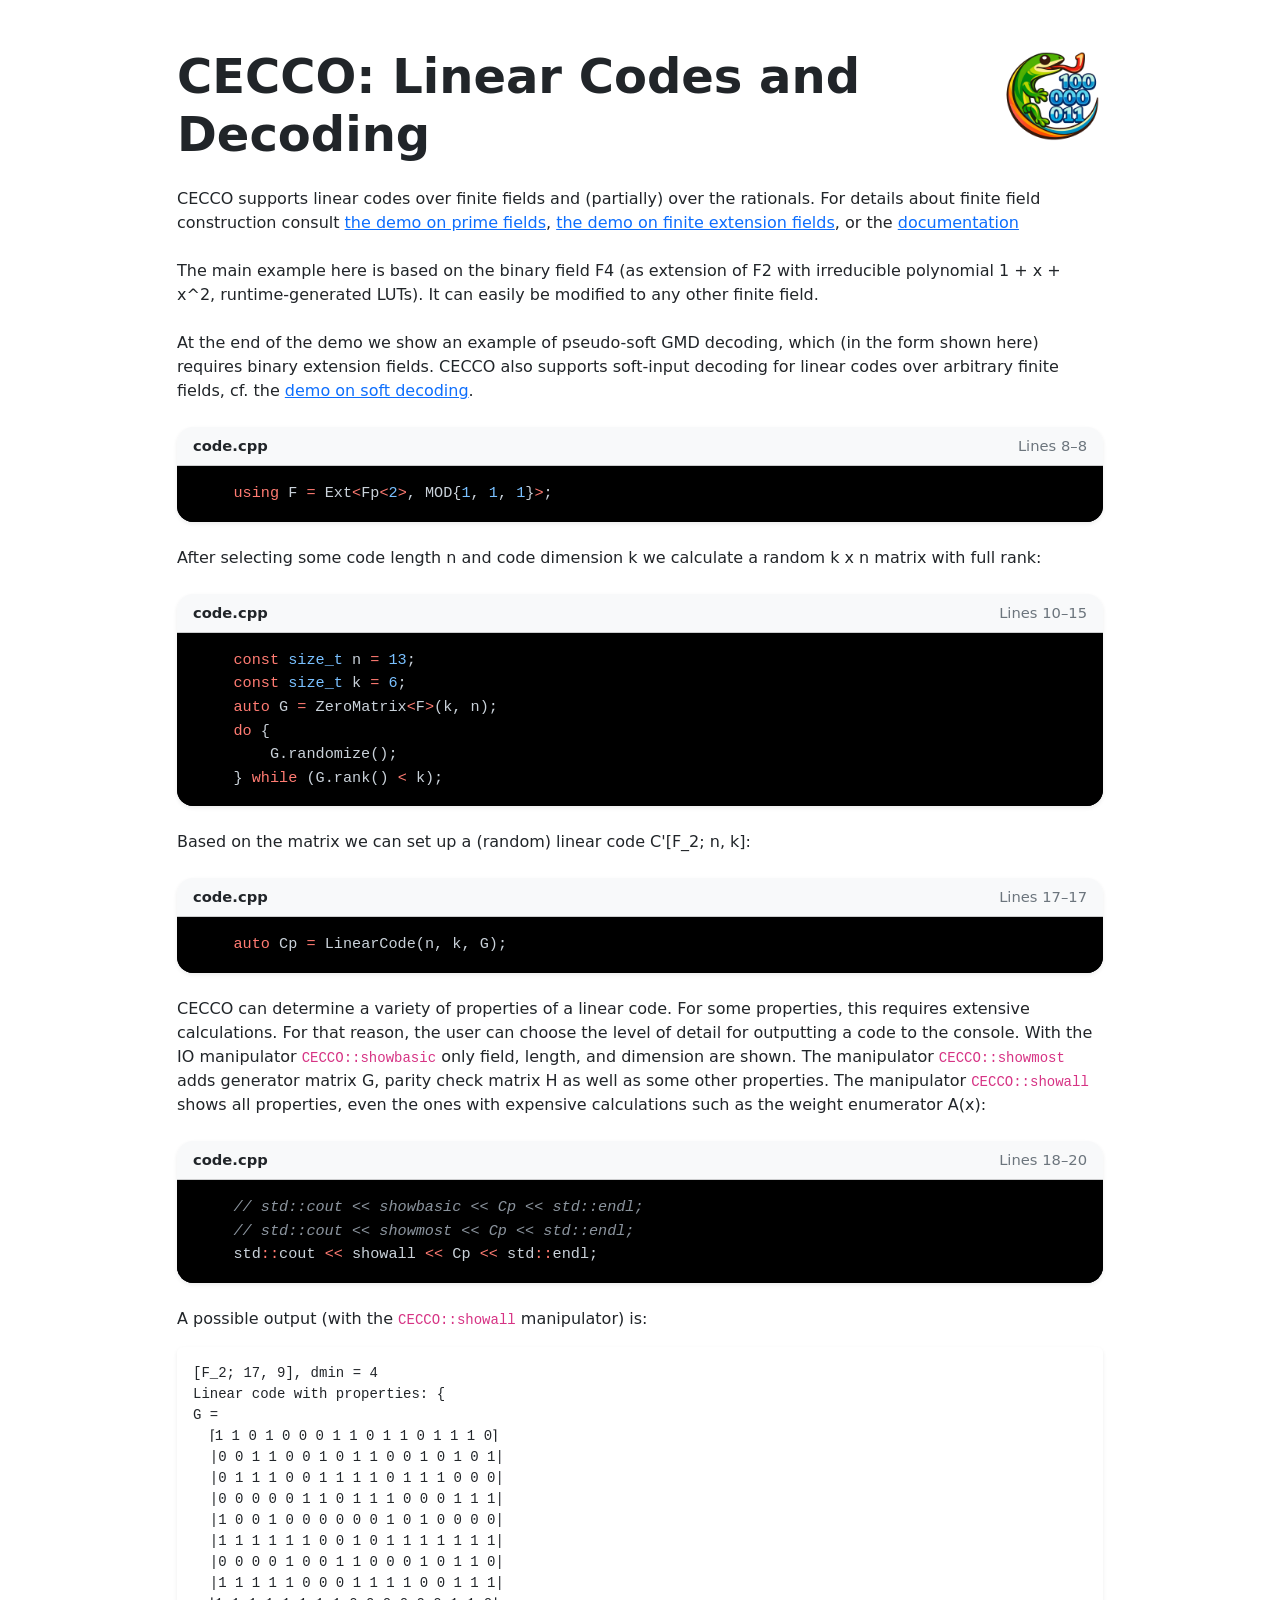
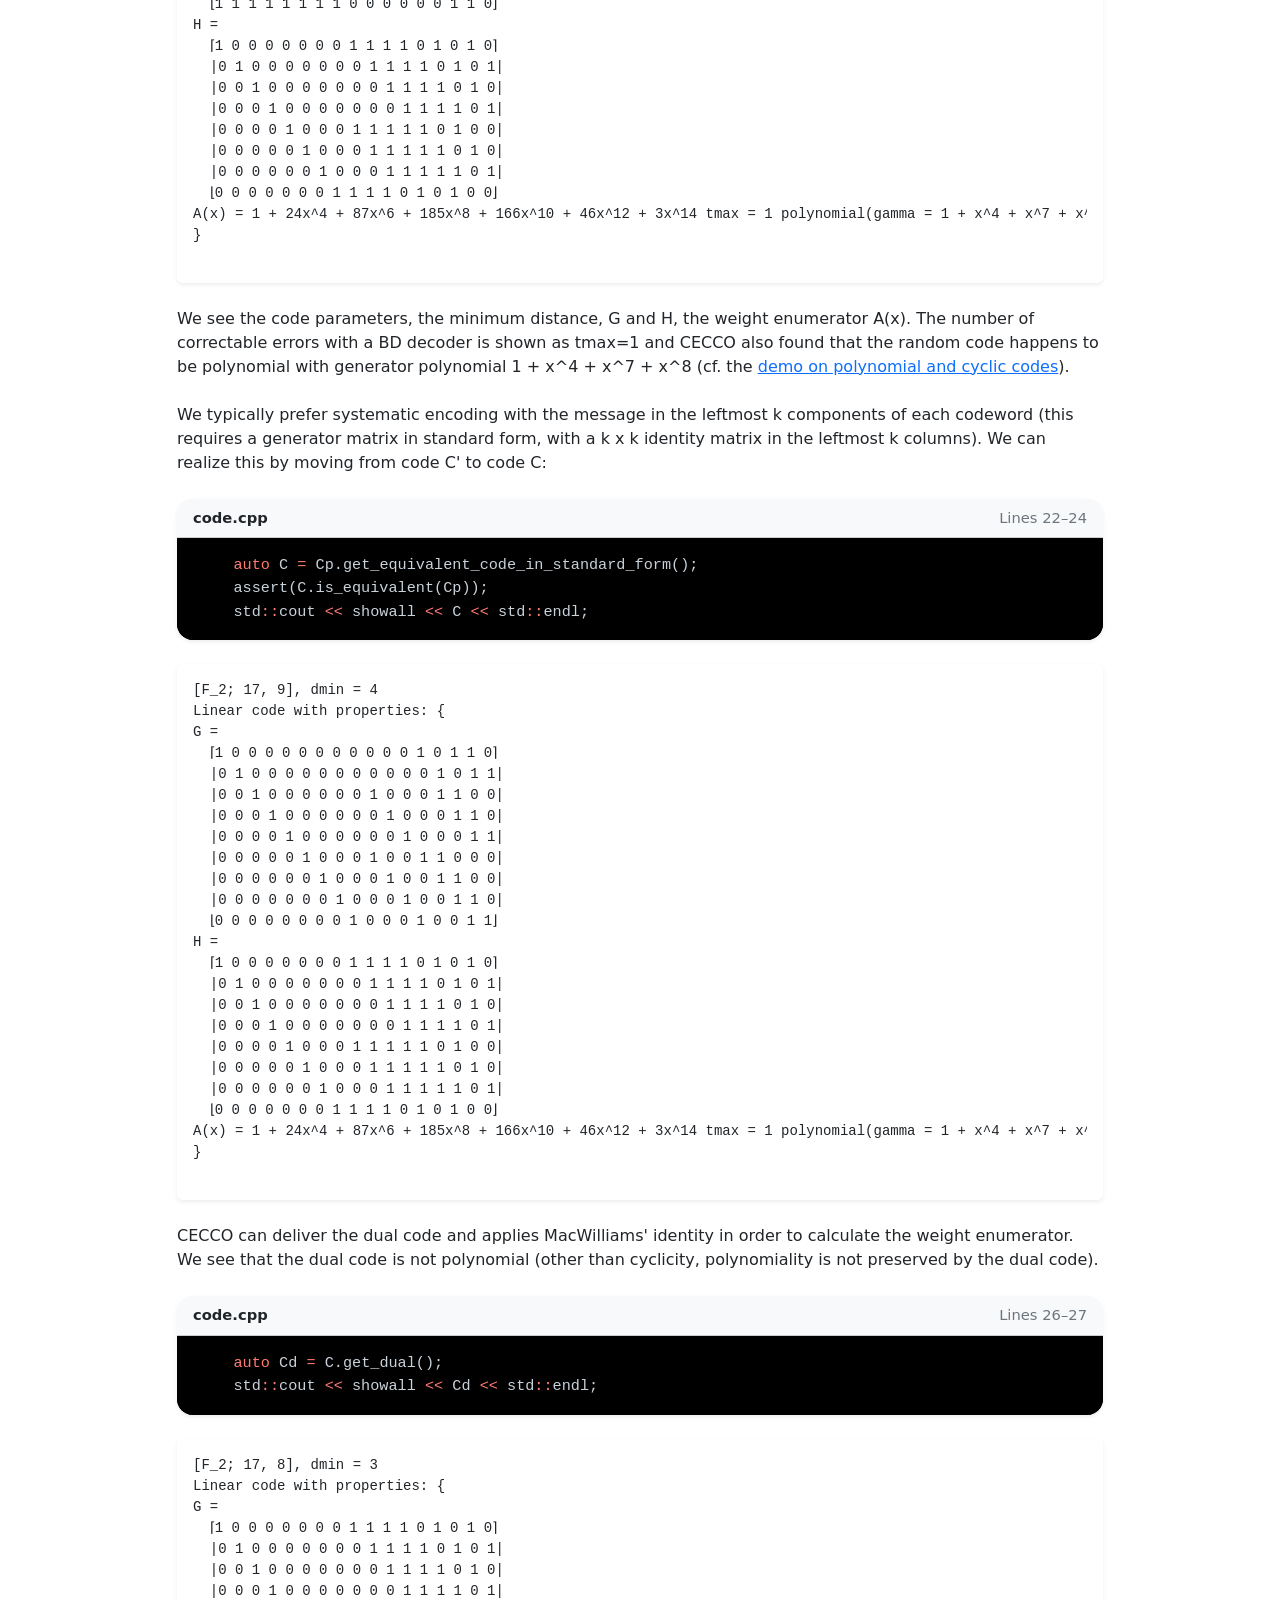
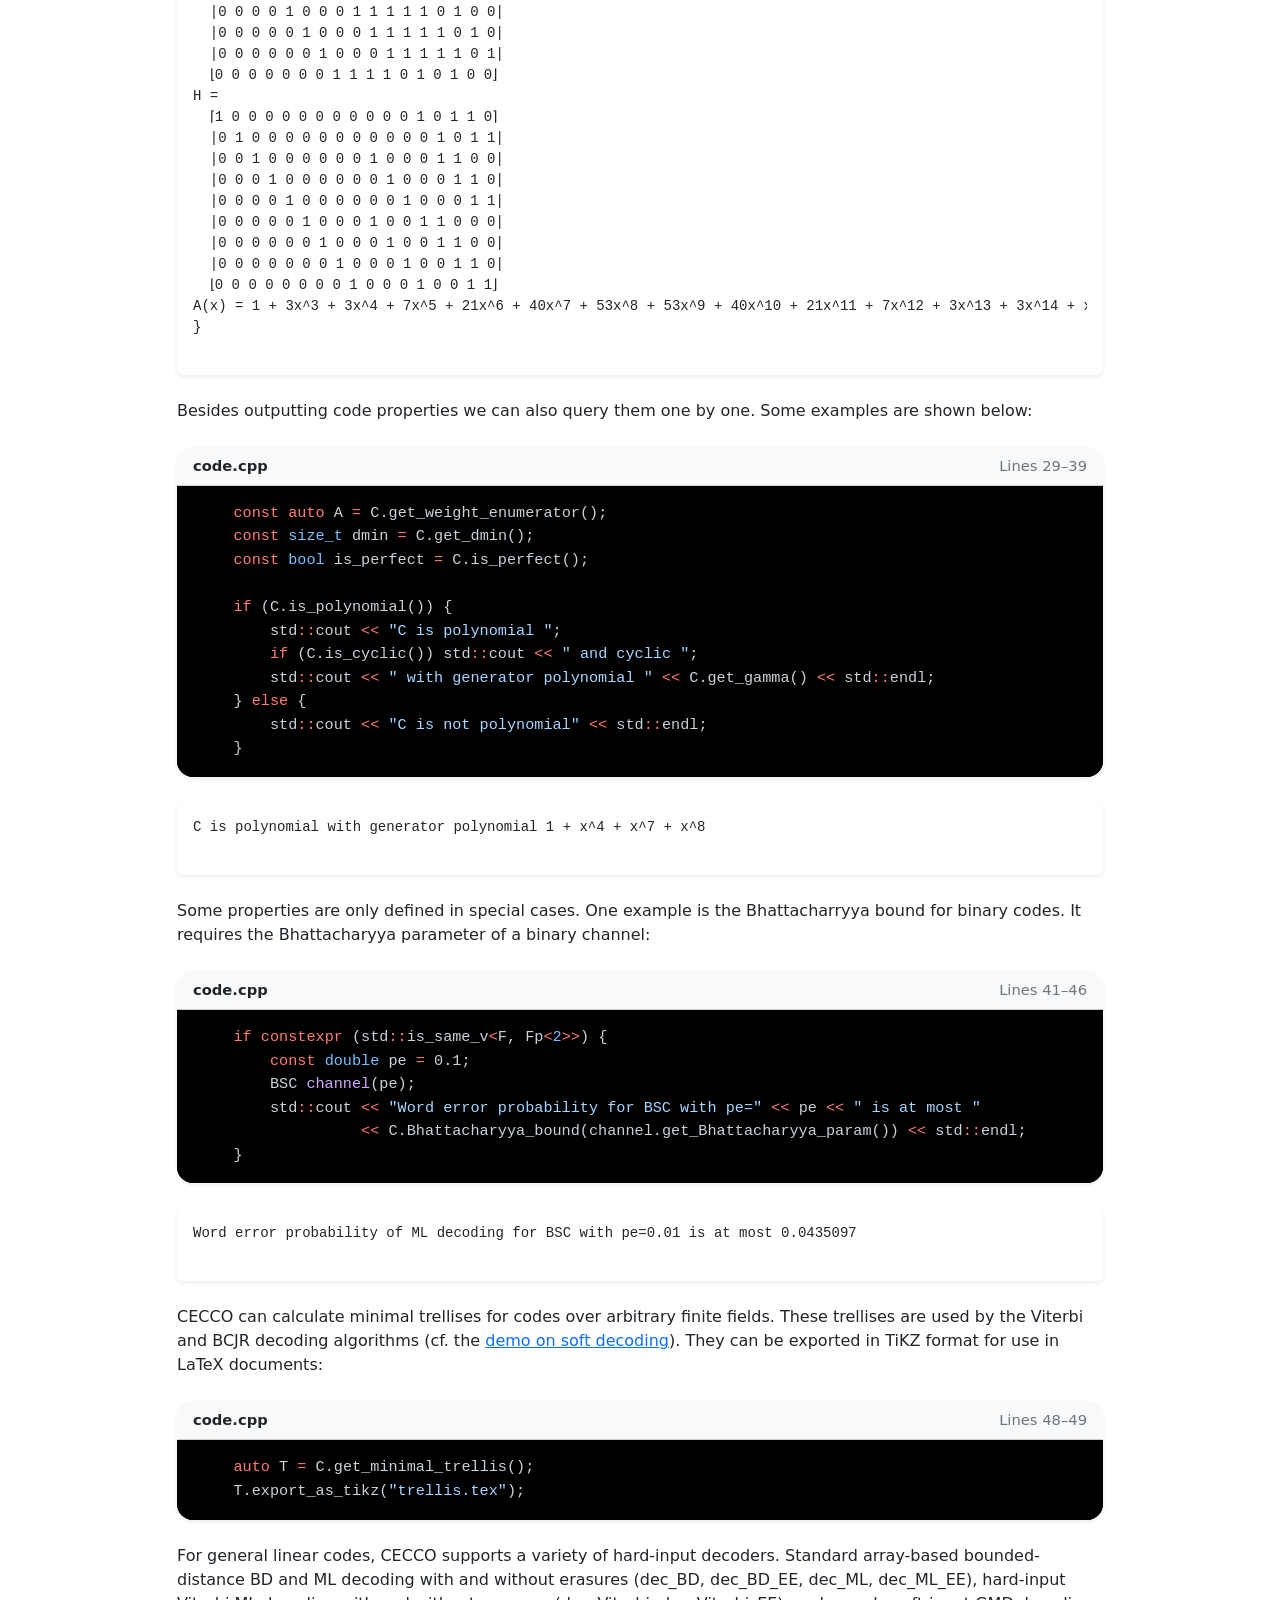
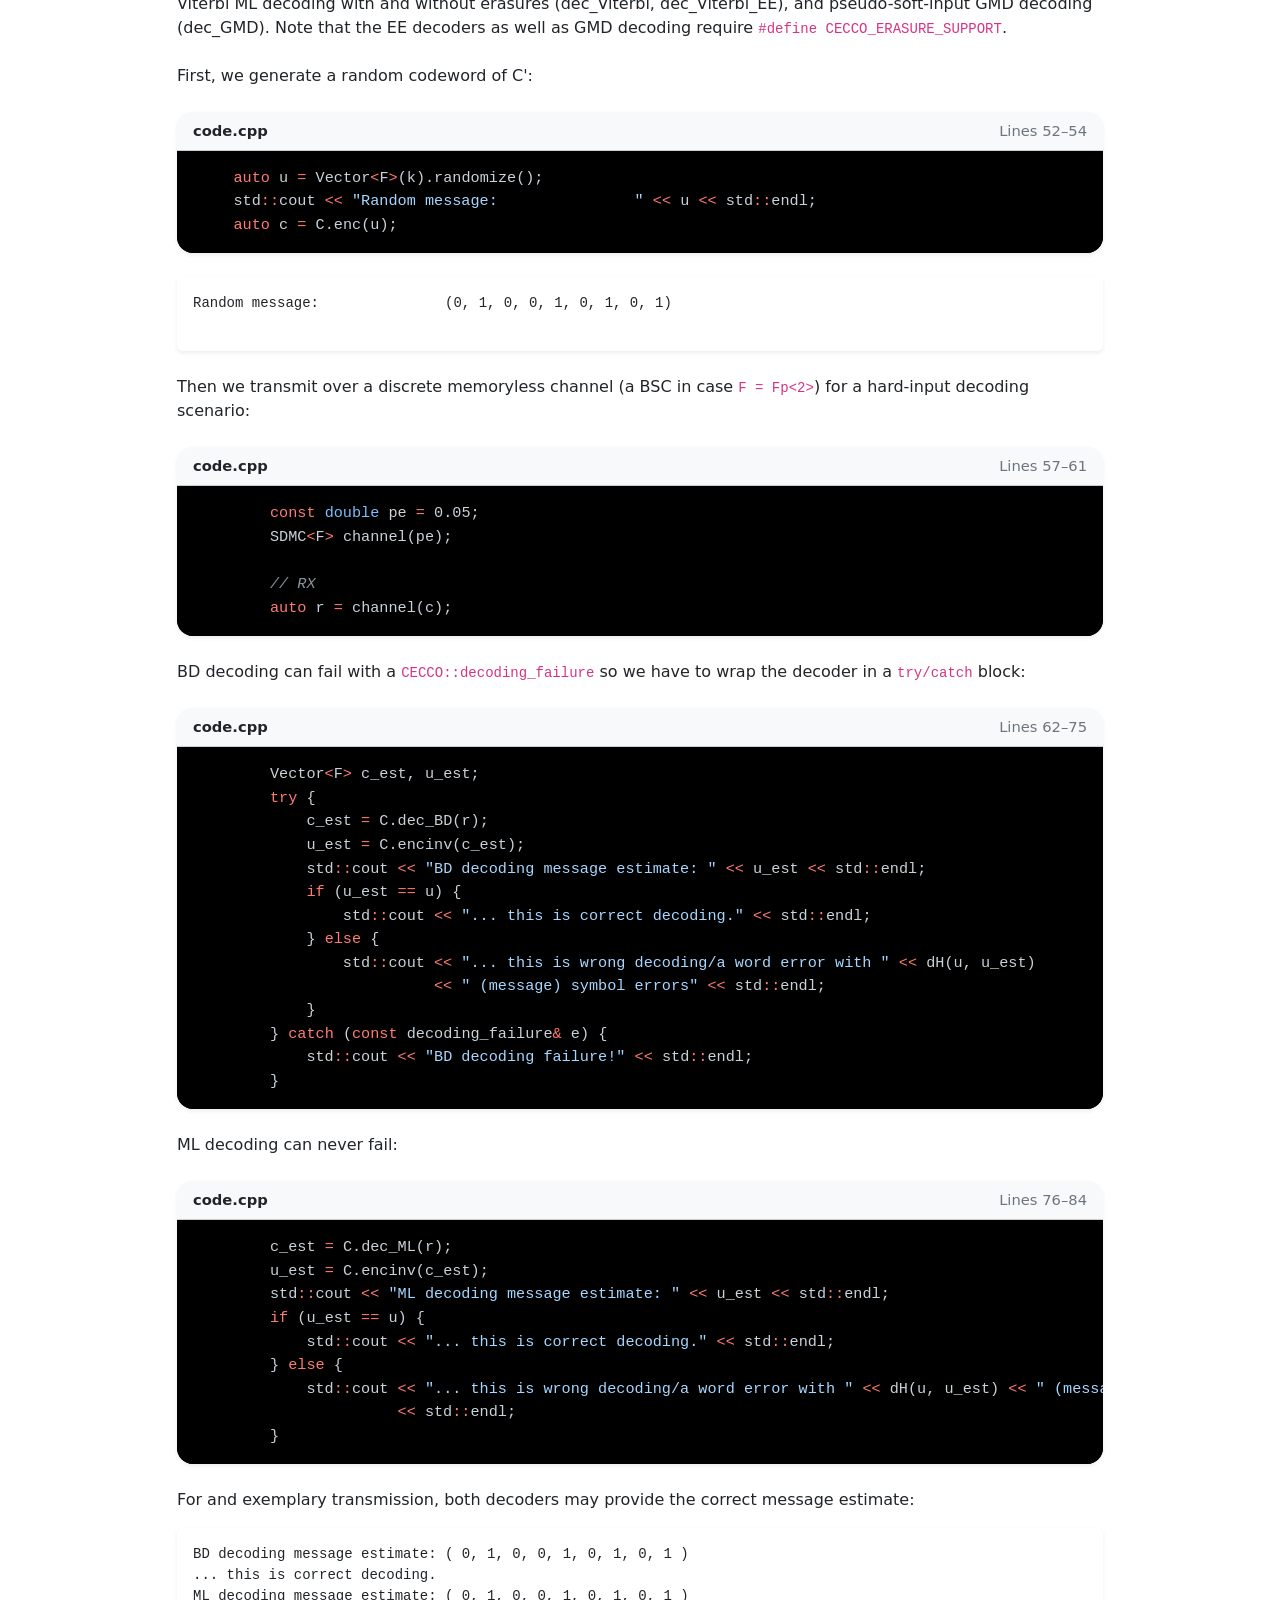
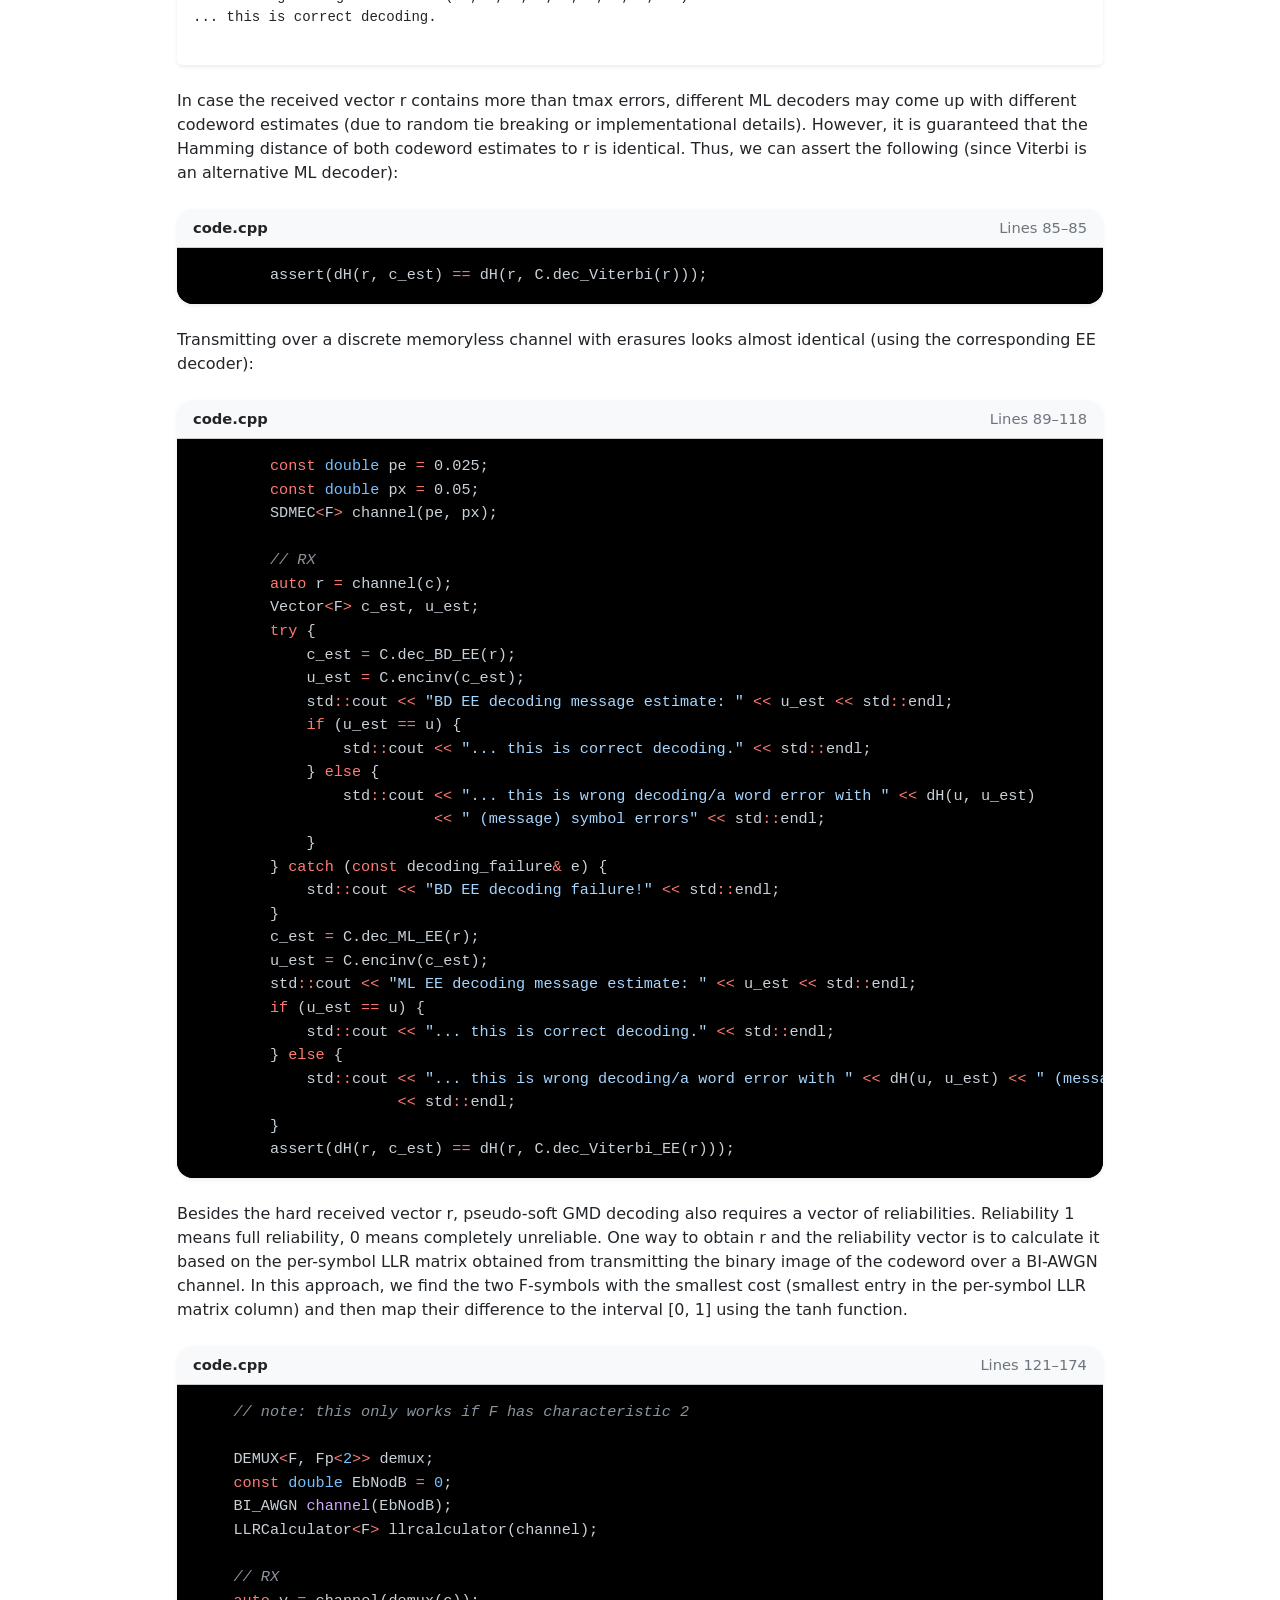
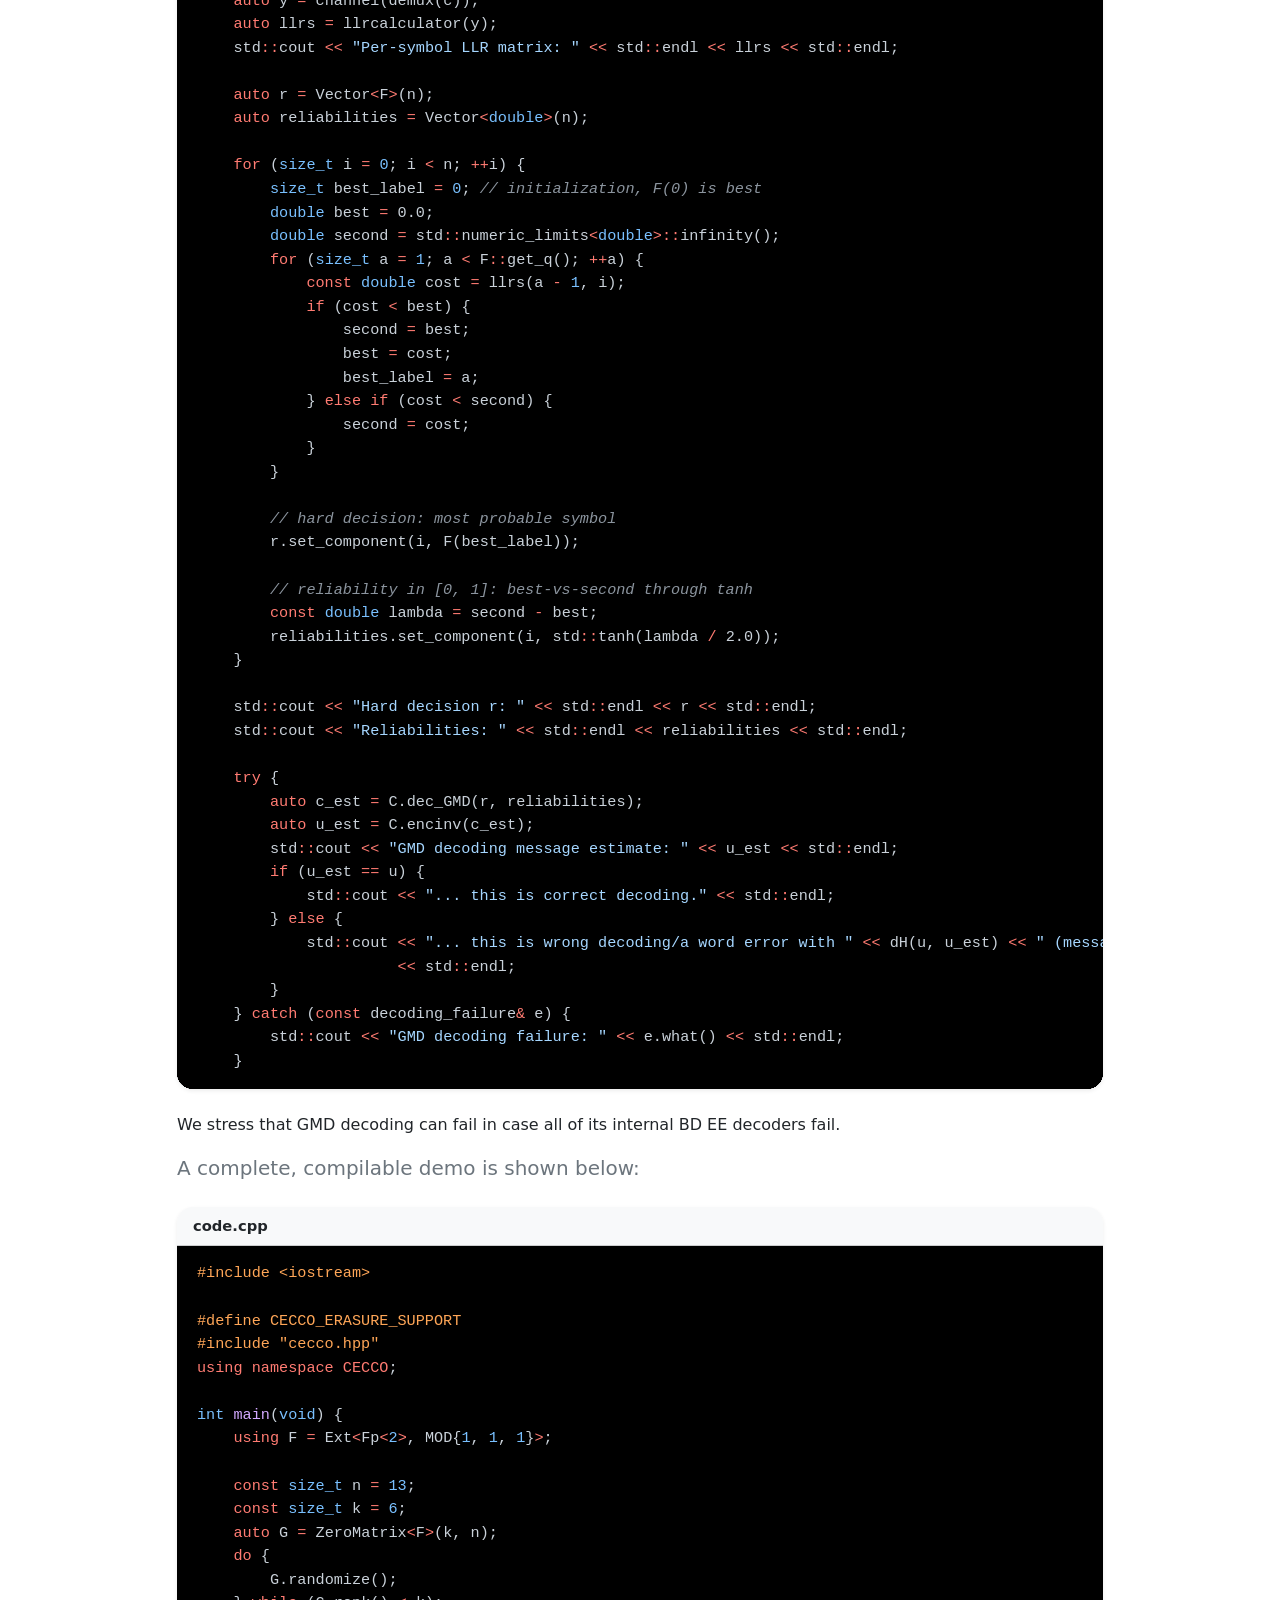
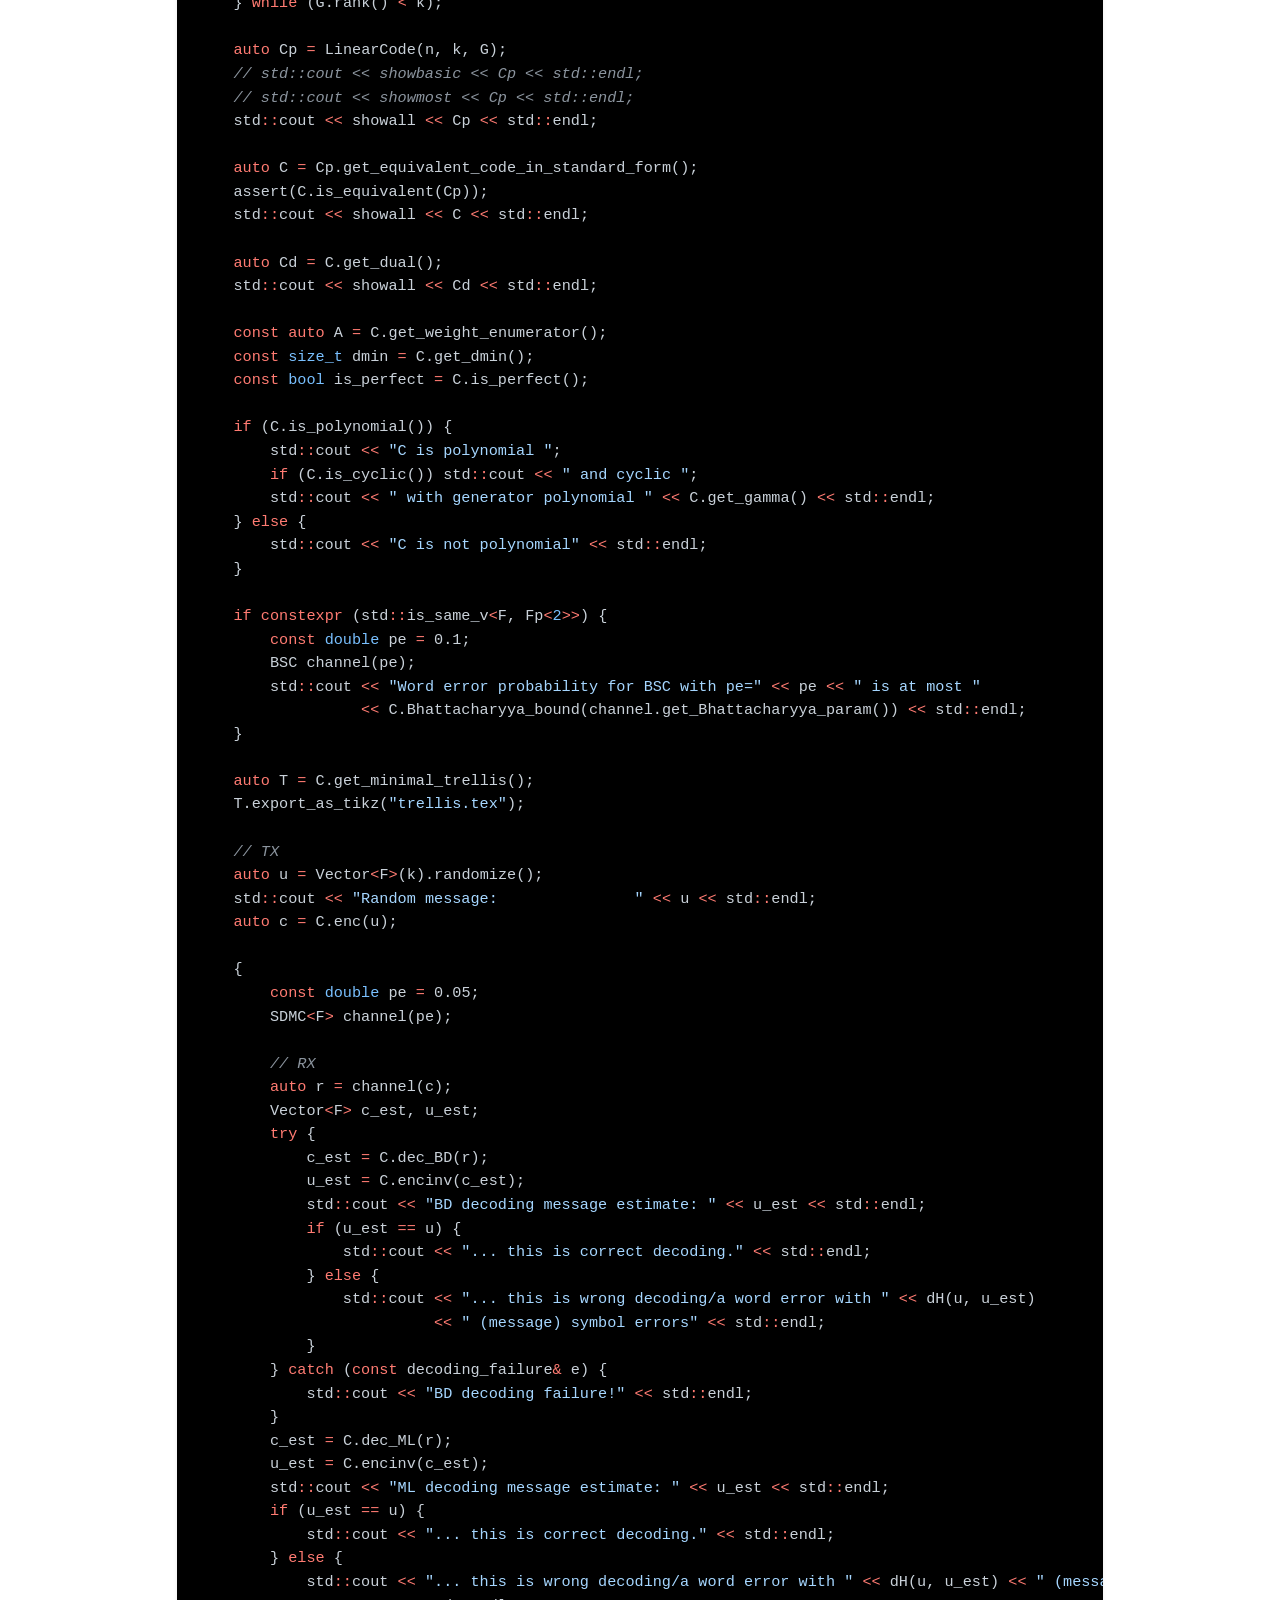
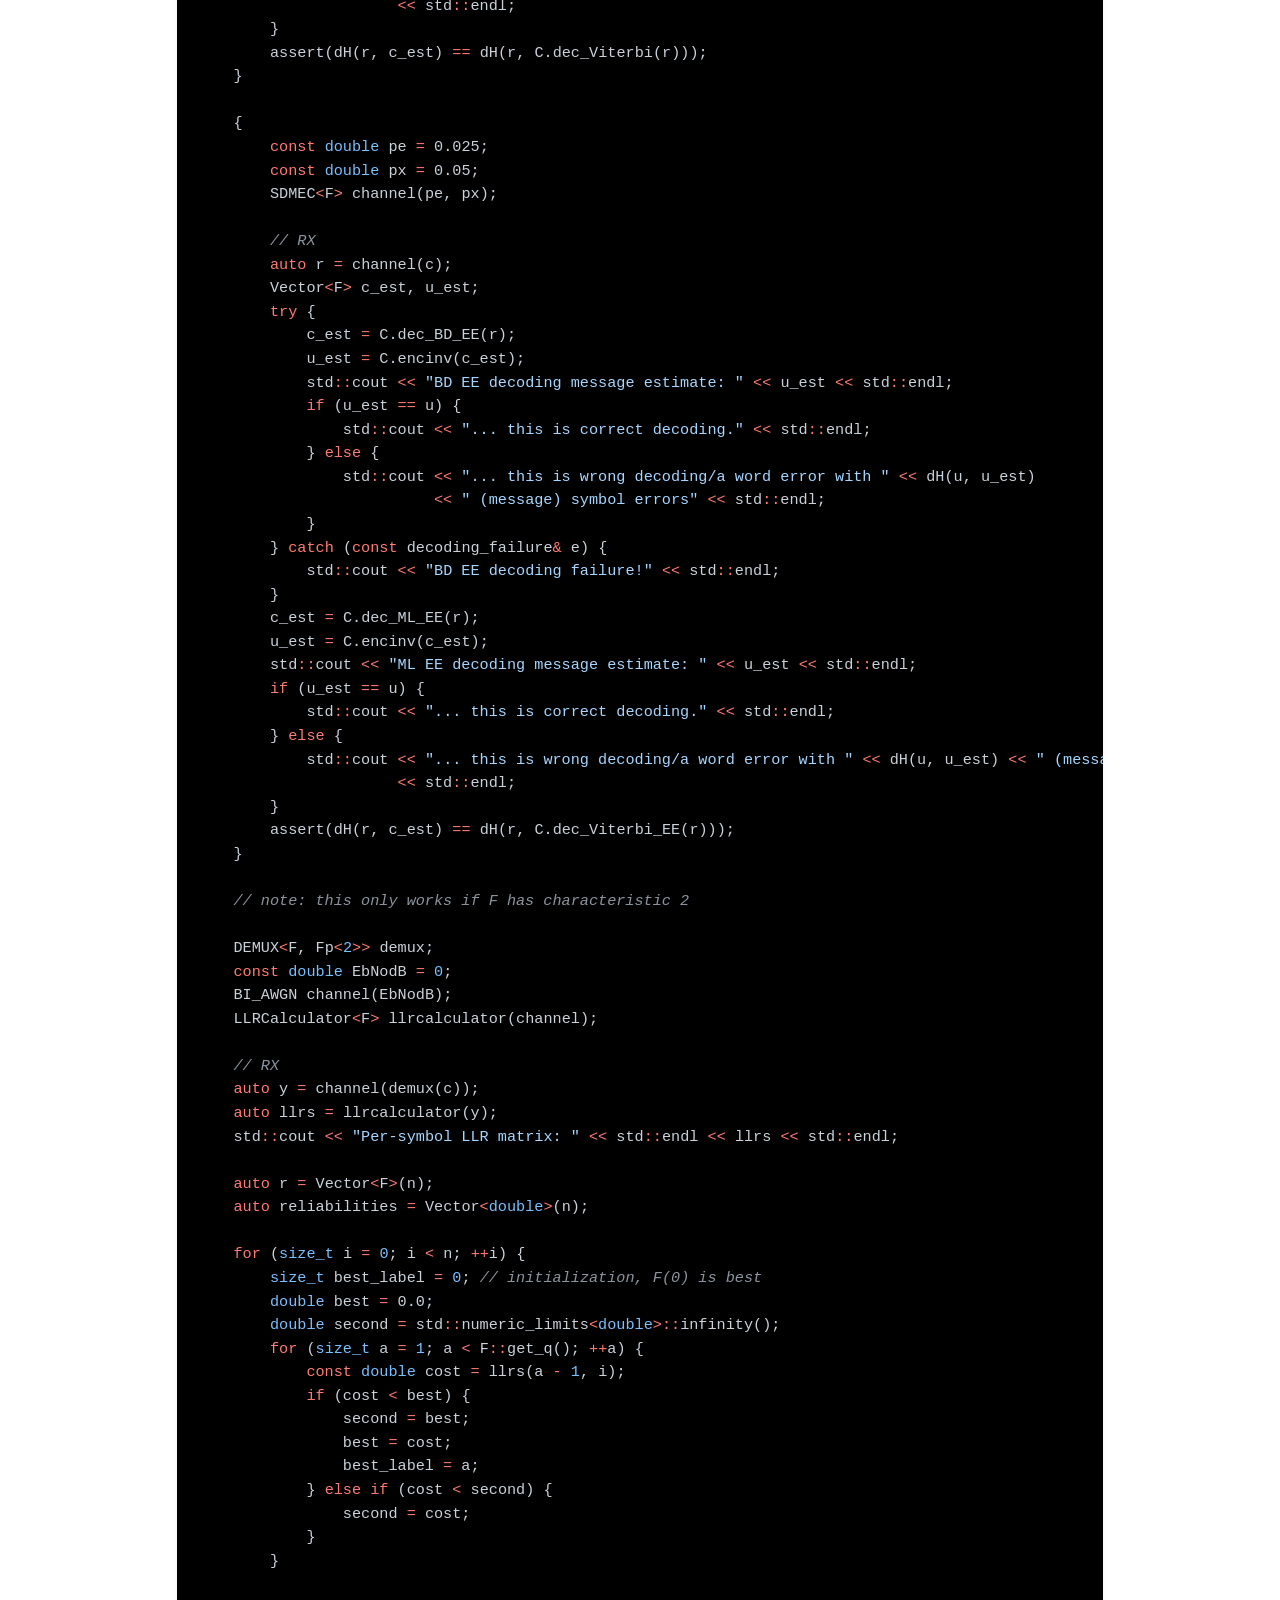
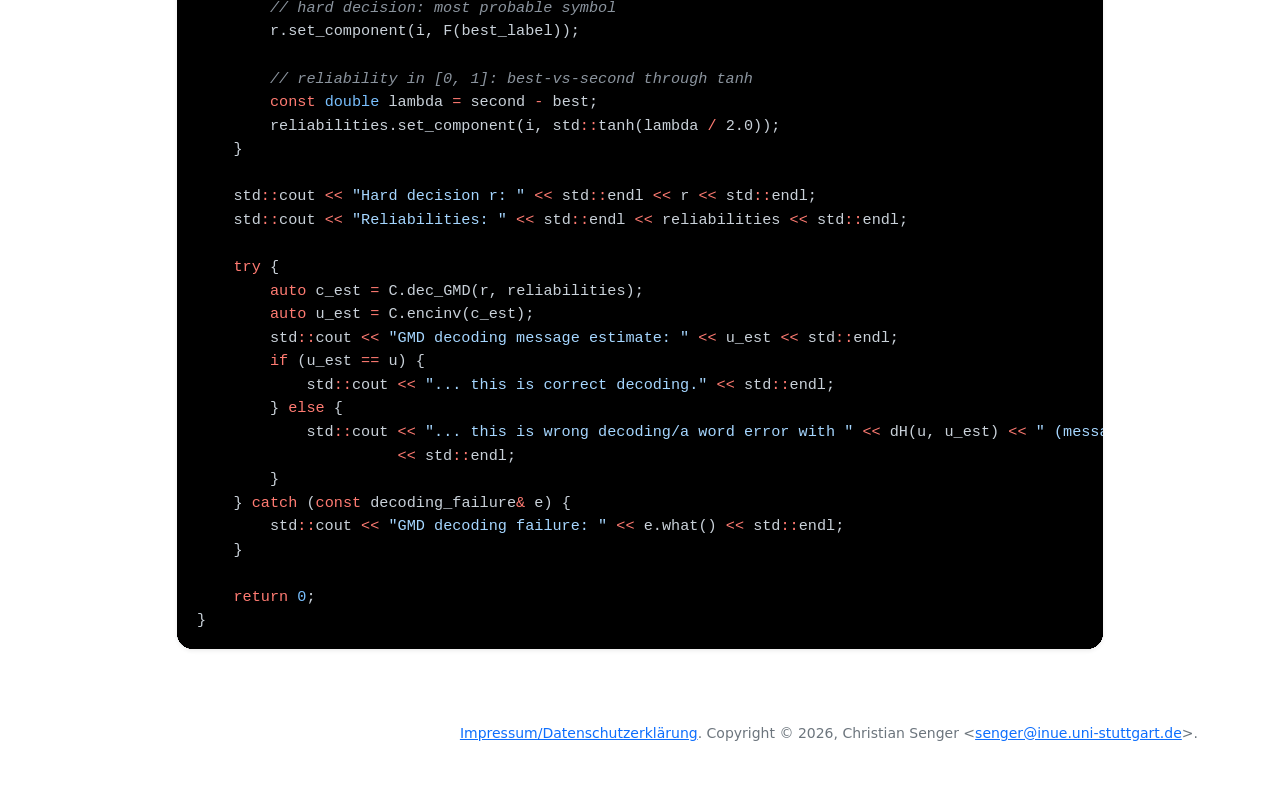
<file: demos/4_linear_codes_and_decoding/index.html>
<!doctype html>
<html lang="en">

<head>
  <meta charset="utf-8">
  <meta name="viewport" content="width=device-width, initial-scale=1">
  <title>CECCO: Linear Codes and Decoding</title>

  <link href="https://cdn.jsdelivr.net/npm/bootstrap@5.3.3/dist/css/bootstrap.min.css" rel="stylesheet">
  <link href="../site.css" rel="stylesheet">
</head>

<body>
  <main class="container py-5">
    <div class="row justify-content-center">
      <div class="col-lg-11 col-xl-10">  
      <div class="page-logo-wrap">
  <a href="../index.html"><img src="../cecco.png" alt="Cecco logo" class="page-logo"></a>
</div>
<h1 class="display-5 fw-semibold mb-3">CECCO: Linear Codes and Decoding</h1>

        <p class="mt-4">
          CECCO supports linear codes over finite fields and (partially) over the rationals. For details about finite
          field construction consult <a href="../1_prime_fields/index.html">the demo on prime fields</a>, <a
            href="../3_extension_fields/index.html">the demo on finite extension fields</a>, or the <a
            href="https://christiansenger.github.io/cecco/">documentation</a>
        </p>

        <p class="mt-4">
        The main example here is based on the binary field F4 (as extension of F2 with irreducible polynomial 1 + x + x^2, runtime-generated LUTs). It can easily be modified to any other finite field.</p>

        <p class="mt-4">
        At the end of the demo we show an example of pseudo-soft GMD decoding,
        which (in the form shown here) requires binary extension fields. CECCO
        also supports soft-input decoding for linear codes over arbitrary
        finite fields, cf. the <a href="../6_soft_decoding/index.html">demo on soft decoding</a>.
        </p>

        <div class="card shadow-sm snippet-card my-4">
  <div class="card-header d-flex justify-content-between align-items-center">
    <span><strong>code.cpp</strong></span>
    <span class="text-secondary snippet-meta">Lines 8&ndash;8</span>
  </div>
  <div class="highlight"><pre><span></span><span class="w">    </span><span class="k">using</span><span class="w"> </span><span class="n">F</span><span class="w"> </span><span class="o">=</span><span class="w"> </span><span class="n">Ext</span><span class="o">&lt;</span><span class="n">Fp</span><span class="o">&lt;</span><span class="mi">2</span><span class="o">&gt;</span><span class="p">,</span><span class="w"> </span><span class="n">MOD</span><span class="p">{</span><span class="mi">1</span><span class="p">,</span><span class="w"> </span><span class="mi">1</span><span class="p">,</span><span class="w"> </span><span class="mi">1</span><span class="p">}</span><span class="o">&gt;</span><span class="p">;</span>
</pre></div>

</div>

        <p class="mt-4">
          After selecting some code length n and code dimension k we calculate a random k x n matrix with full rank:
        </p>

        <div class="card shadow-sm snippet-card my-4">
  <div class="card-header d-flex justify-content-between align-items-center">
    <span><strong>code.cpp</strong></span>
    <span class="text-secondary snippet-meta">Lines 10&ndash;15</span>
  </div>
  <div class="highlight"><pre><span></span><span class="w">    </span><span class="k">const</span><span class="w"> </span><span class="kt">size_t</span><span class="w"> </span><span class="n">n</span><span class="w"> </span><span class="o">=</span><span class="w"> </span><span class="mi">13</span><span class="p">;</span>
<span class="w">    </span><span class="k">const</span><span class="w"> </span><span class="kt">size_t</span><span class="w"> </span><span class="n">k</span><span class="w"> </span><span class="o">=</span><span class="w"> </span><span class="mi">6</span><span class="p">;</span>
<span class="w">    </span><span class="k">auto</span><span class="w"> </span><span class="n">G</span><span class="w"> </span><span class="o">=</span><span class="w"> </span><span class="n">ZeroMatrix</span><span class="o">&lt;</span><span class="n">F</span><span class="o">&gt;</span><span class="p">(</span><span class="n">k</span><span class="p">,</span><span class="w"> </span><span class="n">n</span><span class="p">);</span>
<span class="w">    </span><span class="k">do</span><span class="w"> </span><span class="p">{</span>
<span class="w">        </span><span class="n">G</span><span class="p">.</span><span class="n">randomize</span><span class="p">();</span>
<span class="w">    </span><span class="p">}</span><span class="w"> </span><span class="k">while</span><span class="w"> </span><span class="p">(</span><span class="n">G</span><span class="p">.</span><span class="n">rank</span><span class="p">()</span><span class="w"> </span><span class="o">&lt;</span><span class="w"> </span><span class="n">k</span><span class="p">);</span>
</pre></div>

</div>

        <p class="mt-4">
          Based on the matrix we can set up a (random) linear code C'[F_2; n, k]:
        </p>

        <div class="card shadow-sm snippet-card my-4">
  <div class="card-header d-flex justify-content-between align-items-center">
    <span><strong>code.cpp</strong></span>
    <span class="text-secondary snippet-meta">Lines 17&ndash;17</span>
  </div>
  <div class="highlight"><pre><span></span><span class="w">    </span><span class="k">auto</span><span class="w"> </span><span class="n">Cp</span><span class="w"> </span><span class="o">=</span><span class="w"> </span><span class="n">LinearCode</span><span class="p">(</span><span class="n">n</span><span class="p">,</span><span class="w"> </span><span class="n">k</span><span class="p">,</span><span class="w"> </span><span class="n">G</span><span class="p">);</span>
</pre></div>

</div>

        <p class="mt-4">
          CECCO can determine a variety of properties of a linear code. For some properties, this requires extensive
          calculations. For that reason, the user can choose the level of detail for outputting a code to the console.
          With the IO manipulator <code>CECCO::showbasic</code> only field, length, and dimension are shown. The
          manipulator
          <code>CECCO::showmost</code> adds generator matrix G, parity check matrix H as well as some other properties.
          The
          manipulator <code>CECCO::showall</code> shows all properties, even the ones with expensive calculations such
          as the
          weight enumerator A(x):
        </p>

        <div class="card shadow-sm snippet-card my-4">
  <div class="card-header d-flex justify-content-between align-items-center">
    <span><strong>code.cpp</strong></span>
    <span class="text-secondary snippet-meta">Lines 18&ndash;20</span>
  </div>
  <div class="highlight"><pre><span></span><span class="w">    </span><span class="c1">// std::cout &lt;&lt; showbasic &lt;&lt; Cp &lt;&lt; std::endl;</span>
<span class="w">    </span><span class="c1">// std::cout &lt;&lt; showmost &lt;&lt; Cp &lt;&lt; std::endl;</span>
<span class="w">    </span><span class="n">std</span><span class="o">::</span><span class="n">cout</span><span class="w"> </span><span class="o">&lt;&lt;</span><span class="w"> </span><span class="n">showall</span><span class="w"> </span><span class="o">&lt;&lt;</span><span class="w"> </span><span class="n">Cp</span><span class="w"> </span><span class="o">&lt;&lt;</span><span class="w"> </span><span class="n">std</span><span class="o">::</span><span class="n">endl</span><span class="p">;</span>
</pre></div>

</div>

        <p class="mt-4">
          A possible output (with the <code>CECCO::showall</code> manipulator) is:
        </p>

        <div class="card shadow-sm border-0 mb-4">
          <div class="card-body">
            <pre>
[F_2; 17, 9], dmin = 4
Linear code with properties: {
G = 
  ⌈1 1 0 1 0 0 0 1 1 0 1 1 0 1 1 1 0⌉
  |0 0 1 1 0 0 1 0 1 1 0 0 1 0 1 0 1|
  |0 1 1 1 0 0 1 1 1 1 0 1 1 1 0 0 0|
  |0 0 0 0 0 1 1 0 1 1 1 0 0 0 1 1 1|
  |1 0 0 1 0 0 0 0 0 0 1 0 1 0 0 0 0|
  |1 1 1 1 1 1 0 0 1 0 1 1 1 1 1 1 1|
  |0 0 0 0 1 0 0 1 1 0 0 0 1 0 1 1 0|
  |1 1 1 1 1 0 0 0 1 1 1 1 0 0 1 1 1|
  ⌊1 1 1 1 1 1 1 1 0 0 0 0 0 0 1 1 0⌋
H = 
  ⌈1 0 0 0 0 0 0 0 1 1 1 1 0 1 0 1 0⌉
  |0 1 0 0 0 0 0 0 0 1 1 1 1 0 1 0 1|
  |0 0 1 0 0 0 0 0 0 0 1 1 1 1 0 1 0|
  |0 0 0 1 0 0 0 0 0 0 0 1 1 1 1 0 1|
  |0 0 0 0 1 0 0 0 1 1 1 1 1 0 1 0 0|
  |0 0 0 0 0 1 0 0 0 1 1 1 1 1 0 1 0|
  |0 0 0 0 0 0 1 0 0 0 1 1 1 1 1 0 1|
  ⌊0 0 0 0 0 0 0 1 1 1 1 0 1 0 1 0 0⌋
A(x) = 1 + 24x^4 + 87x^6 + 185x^8 + 166x^10 + 46x^12 + 3x^14 tmax = 1 polynomial(gamma = 1 + x^4 + x^7 + x^8) 
}
            </pre>
          </div>
        </div>

        <p class="mt-4">
          We see the code parameters, the minimum distance, G and H, the weight enumerator A(x). The number of
          correctable errors with a BD decoder is shown as tmax=1 and CECCO also found that the random code happens to
          be polynomial with generator polynomial 1 + x^4 + x^7 + x^8 (cf. the <a href="../5_polynomial_and_cyclic_codes/index.html">demo on polynomial and cyclic codes</a>).
        </p>

        <p class="mt-4">
          We typically prefer systematic encoding with the message in the leftmost k components of each codeword (this
          requires a generator matrix in standard form, with a k x k identity matrix in the leftmost k columns). We can
          realize this by moving from code C' to code C:
        </p>

        <div class="card shadow-sm snippet-card my-4">
  <div class="card-header d-flex justify-content-between align-items-center">
    <span><strong>code.cpp</strong></span>
    <span class="text-secondary snippet-meta">Lines 22&ndash;24</span>
  </div>
  <div class="highlight"><pre><span></span><span class="w">    </span><span class="k">auto</span><span class="w"> </span><span class="n">C</span><span class="w"> </span><span class="o">=</span><span class="w"> </span><span class="n">Cp</span><span class="p">.</span><span class="n">get_equivalent_code_in_standard_form</span><span class="p">();</span>
<span class="w">    </span><span class="n">assert</span><span class="p">(</span><span class="n">C</span><span class="p">.</span><span class="n">is_equivalent</span><span class="p">(</span><span class="n">Cp</span><span class="p">));</span>
<span class="w">    </span><span class="n">std</span><span class="o">::</span><span class="n">cout</span><span class="w"> </span><span class="o">&lt;&lt;</span><span class="w"> </span><span class="n">showall</span><span class="w"> </span><span class="o">&lt;&lt;</span><span class="w"> </span><span class="n">C</span><span class="w"> </span><span class="o">&lt;&lt;</span><span class="w"> </span><span class="n">std</span><span class="o">::</span><span class="n">endl</span><span class="p">;</span>
</pre></div>

</div>

        <div class="card shadow-sm border-0 mb-4">
          <div class="card-body">
            <pre>
[F_2; 17, 9], dmin = 4
Linear code with properties: {
G = 
  ⌈1 0 0 0 0 0 0 0 0 0 0 0 1 0 1 1 0⌉
  |0 1 0 0 0 0 0 0 0 0 0 0 0 1 0 1 1|
  |0 0 1 0 0 0 0 0 0 1 0 0 0 1 1 0 0|
  |0 0 0 1 0 0 0 0 0 0 1 0 0 0 1 1 0|
  |0 0 0 0 1 0 0 0 0 0 0 1 0 0 0 1 1|
  |0 0 0 0 0 1 0 0 0 1 0 0 1 1 0 0 0|
  |0 0 0 0 0 0 1 0 0 0 1 0 0 1 1 0 0|
  |0 0 0 0 0 0 0 1 0 0 0 1 0 0 1 1 0|
  ⌊0 0 0 0 0 0 0 0 1 0 0 0 1 0 0 1 1⌋
H = 
  ⌈1 0 0 0 0 0 0 0 1 1 1 1 0 1 0 1 0⌉
  |0 1 0 0 0 0 0 0 0 1 1 1 1 0 1 0 1|
  |0 0 1 0 0 0 0 0 0 0 1 1 1 1 0 1 0|
  |0 0 0 1 0 0 0 0 0 0 0 1 1 1 1 0 1|
  |0 0 0 0 1 0 0 0 1 1 1 1 1 0 1 0 0|
  |0 0 0 0 0 1 0 0 0 1 1 1 1 1 0 1 0|
  |0 0 0 0 0 0 1 0 0 0 1 1 1 1 1 0 1|
  ⌊0 0 0 0 0 0 0 1 1 1 1 0 1 0 1 0 0⌋
A(x) = 1 + 24x^4 + 87x^6 + 185x^8 + 166x^10 + 46x^12 + 3x^14 tmax = 1 polynomial(gamma = 1 + x^4 + x^7 + x^8) 
}
            </pre>
          </div>
        </div>

        <p class="mt-4">
          CECCO can deliver the dual code and applies MacWilliams' identity in order to calculate the weight enumerator.
          We see
          that the dual code is not polynomial (other than cyclicity, polynomiality is not preserved by the dual code).
        </p>

        <div class="card shadow-sm snippet-card my-4">
  <div class="card-header d-flex justify-content-between align-items-center">
    <span><strong>code.cpp</strong></span>
    <span class="text-secondary snippet-meta">Lines 26&ndash;27</span>
  </div>
  <div class="highlight"><pre><span></span><span class="w">    </span><span class="k">auto</span><span class="w"> </span><span class="n">Cd</span><span class="w"> </span><span class="o">=</span><span class="w"> </span><span class="n">C</span><span class="p">.</span><span class="n">get_dual</span><span class="p">();</span>
<span class="w">    </span><span class="n">std</span><span class="o">::</span><span class="n">cout</span><span class="w"> </span><span class="o">&lt;&lt;</span><span class="w"> </span><span class="n">showall</span><span class="w"> </span><span class="o">&lt;&lt;</span><span class="w"> </span><span class="n">Cd</span><span class="w"> </span><span class="o">&lt;&lt;</span><span class="w"> </span><span class="n">std</span><span class="o">::</span><span class="n">endl</span><span class="p">;</span>
</pre></div>

</div>

        <div class="card shadow-sm border-0 mb-4">
          <div class="card-body">
            <pre>
[F_2; 17, 8], dmin = 3
Linear code with properties: {
G = 
  ⌈1 0 0 0 0 0 0 0 1 1 1 1 0 1 0 1 0⌉
  |0 1 0 0 0 0 0 0 0 1 1 1 1 0 1 0 1|
  |0 0 1 0 0 0 0 0 0 0 1 1 1 1 0 1 0|
  |0 0 0 1 0 0 0 0 0 0 0 1 1 1 1 0 1|
  |0 0 0 0 1 0 0 0 1 1 1 1 1 0 1 0 0|
  |0 0 0 0 0 1 0 0 0 1 1 1 1 1 0 1 0|
  |0 0 0 0 0 0 1 0 0 0 1 1 1 1 1 0 1|
  ⌊0 0 0 0 0 0 0 1 1 1 1 0 1 0 1 0 0⌋
H = 
  ⌈1 0 0 0 0 0 0 0 0 0 0 0 1 0 1 1 0⌉
  |0 1 0 0 0 0 0 0 0 0 0 0 0 1 0 1 1|
  |0 0 1 0 0 0 0 0 0 1 0 0 0 1 1 0 0|
  |0 0 0 1 0 0 0 0 0 0 1 0 0 0 1 1 0|
  |0 0 0 0 1 0 0 0 0 0 0 1 0 0 0 1 1|
  |0 0 0 0 0 1 0 0 0 1 0 0 1 1 0 0 0|
  |0 0 0 0 0 0 1 0 0 0 1 0 0 1 1 0 0|
  |0 0 0 0 0 0 0 1 0 0 0 1 0 0 1 1 0|
  ⌊0 0 0 0 0 0 0 0 1 0 0 0 1 0 0 1 1⌋
A(x) = 1 + 3x^3 + 3x^4 + 7x^5 + 21x^6 + 40x^7 + 53x^8 + 53x^9 + 40x^10 + 21x^11 + 7x^12 + 3x^13 + 3x^14 + x^17 tmax = 1 
}
           </pre>
          </div>
        </div>

        <p class="mt-4">
          Besides outputting code properties we can also query them one by one. Some examples are shown below:
        </p>

        <div class="card shadow-sm snippet-card my-4">
  <div class="card-header d-flex justify-content-between align-items-center">
    <span><strong>code.cpp</strong></span>
    <span class="text-secondary snippet-meta">Lines 29&ndash;39</span>
  </div>
  <div class="highlight"><pre><span></span><span class="w">    </span><span class="k">const</span><span class="w"> </span><span class="k">auto</span><span class="w"> </span><span class="n">A</span><span class="w"> </span><span class="o">=</span><span class="w"> </span><span class="n">C</span><span class="p">.</span><span class="n">get_weight_enumerator</span><span class="p">();</span>
<span class="w">    </span><span class="k">const</span><span class="w"> </span><span class="kt">size_t</span><span class="w"> </span><span class="n">dmin</span><span class="w"> </span><span class="o">=</span><span class="w"> </span><span class="n">C</span><span class="p">.</span><span class="n">get_dmin</span><span class="p">();</span>
<span class="w">    </span><span class="k">const</span><span class="w"> </span><span class="kt">bool</span><span class="w"> </span><span class="n">is_perfect</span><span class="w"> </span><span class="o">=</span><span class="w"> </span><span class="n">C</span><span class="p">.</span><span class="n">is_perfect</span><span class="p">();</span>

<span class="w">    </span><span class="k">if</span><span class="w"> </span><span class="p">(</span><span class="n">C</span><span class="p">.</span><span class="n">is_polynomial</span><span class="p">())</span><span class="w"> </span><span class="p">{</span>
<span class="w">        </span><span class="n">std</span><span class="o">::</span><span class="n">cout</span><span class="w"> </span><span class="o">&lt;&lt;</span><span class="w"> </span><span class="s">&quot;C is polynomial &quot;</span><span class="p">;</span>
<span class="w">        </span><span class="k">if</span><span class="w"> </span><span class="p">(</span><span class="n">C</span><span class="p">.</span><span class="n">is_cyclic</span><span class="p">())</span><span class="w"> </span><span class="n">std</span><span class="o">::</span><span class="n">cout</span><span class="w"> </span><span class="o">&lt;&lt;</span><span class="w"> </span><span class="s">&quot; and cyclic &quot;</span><span class="p">;</span>
<span class="w">        </span><span class="n">std</span><span class="o">::</span><span class="n">cout</span><span class="w"> </span><span class="o">&lt;&lt;</span><span class="w"> </span><span class="s">&quot; with generator polynomial &quot;</span><span class="w"> </span><span class="o">&lt;&lt;</span><span class="w"> </span><span class="n">C</span><span class="p">.</span><span class="n">get_gamma</span><span class="p">()</span><span class="w"> </span><span class="o">&lt;&lt;</span><span class="w"> </span><span class="n">std</span><span class="o">::</span><span class="n">endl</span><span class="p">;</span>
<span class="w">    </span><span class="p">}</span><span class="w"> </span><span class="k">else</span><span class="w"> </span><span class="p">{</span>
<span class="w">        </span><span class="n">std</span><span class="o">::</span><span class="n">cout</span><span class="w"> </span><span class="o">&lt;&lt;</span><span class="w"> </span><span class="s">&quot;C is not polynomial&quot;</span><span class="w"> </span><span class="o">&lt;&lt;</span><span class="w"> </span><span class="n">std</span><span class="o">::</span><span class="n">endl</span><span class="p">;</span>
<span class="w">    </span><span class="p">}</span>
</pre></div>

</div>

        <div class="card shadow-sm border-0 mb-4">
          <div class="card-body">
            <pre>
C is polynomial with generator polynomial 1 + x^4 + x^7 + x^8
            </pre>
          </div>
        </div>

        <p class="mt-4">
          Some properties are only defined in special cases. One example is the Bhattacharryya bound for binary codes. It
          requires the Bhattacharyya parameter of a binary channel:
        </p>

        <div class="card shadow-sm snippet-card my-4">
  <div class="card-header d-flex justify-content-between align-items-center">
    <span><strong>code.cpp</strong></span>
    <span class="text-secondary snippet-meta">Lines 41&ndash;46</span>
  </div>
  <div class="highlight"><pre><span></span><span class="w">    </span><span class="k">if</span><span class="w"> </span><span class="k">constexpr</span><span class="w"> </span><span class="p">(</span><span class="n">std</span><span class="o">::</span><span class="n">is_same_v</span><span class="o">&lt;</span><span class="n">F</span><span class="p">,</span><span class="w"> </span><span class="n">Fp</span><span class="o">&lt;</span><span class="mi">2</span><span class="o">&gt;&gt;</span><span class="p">)</span><span class="w"> </span><span class="p">{</span>
<span class="w">        </span><span class="k">const</span><span class="w"> </span><span class="kt">double</span><span class="w"> </span><span class="n">pe</span><span class="w"> </span><span class="o">=</span><span class="w"> </span><span class="mf">0.1</span><span class="p">;</span>
<span class="w">        </span><span class="n">BSC</span><span class="w"> </span><span class="nf">channel</span><span class="p">(</span><span class="n">pe</span><span class="p">);</span>
<span class="w">        </span><span class="n">std</span><span class="o">::</span><span class="n">cout</span><span class="w"> </span><span class="o">&lt;&lt;</span><span class="w"> </span><span class="s">&quot;Word error probability for BSC with pe=&quot;</span><span class="w"> </span><span class="o">&lt;&lt;</span><span class="w"> </span><span class="n">pe</span><span class="w"> </span><span class="o">&lt;&lt;</span><span class="w"> </span><span class="s">&quot; is at most &quot;</span>
<span class="w">                  </span><span class="o">&lt;&lt;</span><span class="w"> </span><span class="n">C</span><span class="p">.</span><span class="n">Bhattacharyya_bound</span><span class="p">(</span><span class="n">channel</span><span class="p">.</span><span class="n">get_Bhattacharyya_param</span><span class="p">())</span><span class="w"> </span><span class="o">&lt;&lt;</span><span class="w"> </span><span class="n">std</span><span class="o">::</span><span class="n">endl</span><span class="p">;</span>
<span class="w">    </span><span class="p">}</span>
</pre></div>

</div>

        <div class="card shadow-sm border-0 mb-4">
          <div class="card-body">
            <pre>
Word error probability of ML decoding for BSC with pe=0.01 is at most 0.0435097
             </pre>
          </div>
        </div>

        <p class="mt-4">
          CECCO can calculate minimal trellises for codes over arbitrary finite fields. These trellises are used by the
          Viterbi and BCJR decoding algorithms (cf. the <a href="../6_soft_decoding/index.html">demo on soft decoding</a>). They can be exported in TiKZ format for use in LaTeX
          documents:
        </p>

        <div class="card shadow-sm snippet-card my-4">
  <div class="card-header d-flex justify-content-between align-items-center">
    <span><strong>code.cpp</strong></span>
    <span class="text-secondary snippet-meta">Lines 48&ndash;49</span>
  </div>
  <div class="highlight"><pre><span></span><span class="w">    </span><span class="k">auto</span><span class="w"> </span><span class="n">T</span><span class="w"> </span><span class="o">=</span><span class="w"> </span><span class="n">C</span><span class="p">.</span><span class="n">get_minimal_trellis</span><span class="p">();</span>
<span class="w">    </span><span class="n">T</span><span class="p">.</span><span class="n">export_as_tikz</span><span class="p">(</span><span class="s">&quot;trellis.tex&quot;</span><span class="p">);</span>
</pre></div>

</div>

        <p class="mt-4">
          For general linear codes, CECCO supports a variety of hard-input decoders. Standard array-based
          bounded-distance BD and ML decoding with and without erasures (dec_BD, dec_BD_EE, dec_ML, dec_ML_EE),
          hard-input Viterbi ML decoding with and without erasures (dec_Viterbi, dec_Viterbi_EE), and pseudo-soft-input GMD decoding
          (dec_GMD). Note that the EE decoders as well as GMD decoding require
          <code>#define CECCO_ERASURE_SUPPORT</code>.
        </p>

        <p class="mt-4">
          First, we generate a random codeword of C':
        </p>

        <div class="card shadow-sm snippet-card my-4">
  <div class="card-header d-flex justify-content-between align-items-center">
    <span><strong>code.cpp</strong></span>
    <span class="text-secondary snippet-meta">Lines 52&ndash;54</span>
  </div>
  <div class="highlight"><pre><span></span><span class="w">    </span><span class="k">auto</span><span class="w"> </span><span class="n">u</span><span class="w"> </span><span class="o">=</span><span class="w"> </span><span class="n">Vector</span><span class="o">&lt;</span><span class="n">F</span><span class="o">&gt;</span><span class="p">(</span><span class="n">k</span><span class="p">).</span><span class="n">randomize</span><span class="p">();</span>
<span class="w">    </span><span class="n">std</span><span class="o">::</span><span class="n">cout</span><span class="w"> </span><span class="o">&lt;&lt;</span><span class="w"> </span><span class="s">&quot;Random message:               &quot;</span><span class="w"> </span><span class="o">&lt;&lt;</span><span class="w"> </span><span class="n">u</span><span class="w"> </span><span class="o">&lt;&lt;</span><span class="w"> </span><span class="n">std</span><span class="o">::</span><span class="n">endl</span><span class="p">;</span>
<span class="w">    </span><span class="k">auto</span><span class="w"> </span><span class="n">c</span><span class="w"> </span><span class="o">=</span><span class="w"> </span><span class="n">C</span><span class="p">.</span><span class="n">enc</span><span class="p">(</span><span class="n">u</span><span class="p">);</span>
</pre></div>

</div>

        <div class="card shadow-sm border-0 mb-4">
          <div class="card-body">
            <pre>
Random message:               (0, 1, 0, 0, 1, 0, 1, 0, 1)
                     </pre>
          </div>
        </div>

        <p class="mt-4">
          Then we transmit over a discrete memoryless channel (a BSC in case <code>F = Fp&lt;2&gt;</code>) for a
          hard-input decoding scenario:
        </p>

        <div class="card shadow-sm snippet-card my-4">
  <div class="card-header d-flex justify-content-between align-items-center">
    <span><strong>code.cpp</strong></span>
    <span class="text-secondary snippet-meta">Lines 57&ndash;61</span>
  </div>
  <div class="highlight"><pre><span></span><span class="w">        </span><span class="k">const</span><span class="w"> </span><span class="kt">double</span><span class="w"> </span><span class="n">pe</span><span class="w"> </span><span class="o">=</span><span class="w"> </span><span class="mf">0.05</span><span class="p">;</span>
<span class="w">        </span><span class="n">SDMC</span><span class="o">&lt;</span><span class="n">F</span><span class="o">&gt;</span><span class="w"> </span><span class="n">channel</span><span class="p">(</span><span class="n">pe</span><span class="p">);</span>

<span class="w">        </span><span class="c1">// RX</span>
<span class="w">        </span><span class="k">auto</span><span class="w"> </span><span class="n">r</span><span class="w"> </span><span class="o">=</span><span class="w"> </span><span class="n">channel</span><span class="p">(</span><span class="n">c</span><span class="p">);</span>
</pre></div>

</div>

        <p class="mt-4">
          BD decoding can fail with a <code>CECCO::decoding_failure</code> so we have to wrap the decoder in a
          <code>try/catch</code> block:
        </p>

        <div class="card shadow-sm snippet-card my-4">
  <div class="card-header d-flex justify-content-between align-items-center">
    <span><strong>code.cpp</strong></span>
    <span class="text-secondary snippet-meta">Lines 62&ndash;75</span>
  </div>
  <div class="highlight"><pre><span></span><span class="w">        </span><span class="n">Vector</span><span class="o">&lt;</span><span class="n">F</span><span class="o">&gt;</span><span class="w"> </span><span class="n">c_est</span><span class="p">,</span><span class="w"> </span><span class="n">u_est</span><span class="p">;</span>
<span class="w">        </span><span class="k">try</span><span class="w"> </span><span class="p">{</span>
<span class="w">            </span><span class="n">c_est</span><span class="w"> </span><span class="o">=</span><span class="w"> </span><span class="n">C</span><span class="p">.</span><span class="n">dec_BD</span><span class="p">(</span><span class="n">r</span><span class="p">);</span>
<span class="w">            </span><span class="n">u_est</span><span class="w"> </span><span class="o">=</span><span class="w"> </span><span class="n">C</span><span class="p">.</span><span class="n">encinv</span><span class="p">(</span><span class="n">c_est</span><span class="p">);</span>
<span class="w">            </span><span class="n">std</span><span class="o">::</span><span class="n">cout</span><span class="w"> </span><span class="o">&lt;&lt;</span><span class="w"> </span><span class="s">&quot;BD decoding message estimate: &quot;</span><span class="w"> </span><span class="o">&lt;&lt;</span><span class="w"> </span><span class="n">u_est</span><span class="w"> </span><span class="o">&lt;&lt;</span><span class="w"> </span><span class="n">std</span><span class="o">::</span><span class="n">endl</span><span class="p">;</span>
<span class="w">            </span><span class="k">if</span><span class="w"> </span><span class="p">(</span><span class="n">u_est</span><span class="w"> </span><span class="o">==</span><span class="w"> </span><span class="n">u</span><span class="p">)</span><span class="w"> </span><span class="p">{</span>
<span class="w">                </span><span class="n">std</span><span class="o">::</span><span class="n">cout</span><span class="w"> </span><span class="o">&lt;&lt;</span><span class="w"> </span><span class="s">&quot;... this is correct decoding.&quot;</span><span class="w"> </span><span class="o">&lt;&lt;</span><span class="w"> </span><span class="n">std</span><span class="o">::</span><span class="n">endl</span><span class="p">;</span>
<span class="w">            </span><span class="p">}</span><span class="w"> </span><span class="k">else</span><span class="w"> </span><span class="p">{</span>
<span class="w">                </span><span class="n">std</span><span class="o">::</span><span class="n">cout</span><span class="w"> </span><span class="o">&lt;&lt;</span><span class="w"> </span><span class="s">&quot;... this is wrong decoding/a word error with &quot;</span><span class="w"> </span><span class="o">&lt;&lt;</span><span class="w"> </span><span class="n">dH</span><span class="p">(</span><span class="n">u</span><span class="p">,</span><span class="w"> </span><span class="n">u_est</span><span class="p">)</span>
<span class="w">                          </span><span class="o">&lt;&lt;</span><span class="w"> </span><span class="s">&quot; (message) symbol errors&quot;</span><span class="w"> </span><span class="o">&lt;&lt;</span><span class="w"> </span><span class="n">std</span><span class="o">::</span><span class="n">endl</span><span class="p">;</span>
<span class="w">            </span><span class="p">}</span>
<span class="w">        </span><span class="p">}</span><span class="w"> </span><span class="k">catch</span><span class="w"> </span><span class="p">(</span><span class="k">const</span><span class="w"> </span><span class="n">decoding_failure</span><span class="o">&amp;</span><span class="w"> </span><span class="n">e</span><span class="p">)</span><span class="w"> </span><span class="p">{</span>
<span class="w">            </span><span class="n">std</span><span class="o">::</span><span class="n">cout</span><span class="w"> </span><span class="o">&lt;&lt;</span><span class="w"> </span><span class="s">&quot;BD decoding failure!&quot;</span><span class="w"> </span><span class="o">&lt;&lt;</span><span class="w"> </span><span class="n">std</span><span class="o">::</span><span class="n">endl</span><span class="p">;</span>
<span class="w">        </span><span class="p">}</span>
</pre></div>

</div>

        <p class="mt-4">
          ML decoding can never fail:
        </p>

        <div class="card shadow-sm snippet-card my-4">
  <div class="card-header d-flex justify-content-between align-items-center">
    <span><strong>code.cpp</strong></span>
    <span class="text-secondary snippet-meta">Lines 76&ndash;84</span>
  </div>
  <div class="highlight"><pre><span></span><span class="w">        </span><span class="n">c_est</span><span class="w"> </span><span class="o">=</span><span class="w"> </span><span class="n">C</span><span class="p">.</span><span class="n">dec_ML</span><span class="p">(</span><span class="n">r</span><span class="p">);</span>
<span class="w">        </span><span class="n">u_est</span><span class="w"> </span><span class="o">=</span><span class="w"> </span><span class="n">C</span><span class="p">.</span><span class="n">encinv</span><span class="p">(</span><span class="n">c_est</span><span class="p">);</span>
<span class="w">        </span><span class="n">std</span><span class="o">::</span><span class="n">cout</span><span class="w"> </span><span class="o">&lt;&lt;</span><span class="w"> </span><span class="s">&quot;ML decoding message estimate: &quot;</span><span class="w"> </span><span class="o">&lt;&lt;</span><span class="w"> </span><span class="n">u_est</span><span class="w"> </span><span class="o">&lt;&lt;</span><span class="w"> </span><span class="n">std</span><span class="o">::</span><span class="n">endl</span><span class="p">;</span>
<span class="w">        </span><span class="k">if</span><span class="w"> </span><span class="p">(</span><span class="n">u_est</span><span class="w"> </span><span class="o">==</span><span class="w"> </span><span class="n">u</span><span class="p">)</span><span class="w"> </span><span class="p">{</span>
<span class="w">            </span><span class="n">std</span><span class="o">::</span><span class="n">cout</span><span class="w"> </span><span class="o">&lt;&lt;</span><span class="w"> </span><span class="s">&quot;... this is correct decoding.&quot;</span><span class="w"> </span><span class="o">&lt;&lt;</span><span class="w"> </span><span class="n">std</span><span class="o">::</span><span class="n">endl</span><span class="p">;</span>
<span class="w">        </span><span class="p">}</span><span class="w"> </span><span class="k">else</span><span class="w"> </span><span class="p">{</span>
<span class="w">            </span><span class="n">std</span><span class="o">::</span><span class="n">cout</span><span class="w"> </span><span class="o">&lt;&lt;</span><span class="w"> </span><span class="s">&quot;... this is wrong decoding/a word error with &quot;</span><span class="w"> </span><span class="o">&lt;&lt;</span><span class="w"> </span><span class="n">dH</span><span class="p">(</span><span class="n">u</span><span class="p">,</span><span class="w"> </span><span class="n">u_est</span><span class="p">)</span><span class="w"> </span><span class="o">&lt;&lt;</span><span class="w"> </span><span class="s">&quot; (message) symbol errors&quot;</span>
<span class="w">                      </span><span class="o">&lt;&lt;</span><span class="w"> </span><span class="n">std</span><span class="o">::</span><span class="n">endl</span><span class="p">;</span>
<span class="w">        </span><span class="p">}</span>
</pre></div>

</div>

        <p class="mt-4">
          For and exemplary transmission, both decoders
          may provide the correct message estimate:
        </p>

        <div class="card shadow-sm border-0 mb-4">
          <div class="card-body">
            <pre>
BD decoding message estimate: ( 0, 1, 0, 0, 1, 0, 1, 0, 1 )
... this is correct decoding.
ML decoding message estimate: ( 0, 1, 0, 0, 1, 0, 1, 0, 1 )
... this is correct decoding.
                     </pre>
          </div>
        </div>

        <p class="mt-4">
          In case the received vector r contains more than tmax errors,
          different ML decoders may come up with different codeword estimates
          (due to random tie breaking or implementational details). However, it
          is guaranteed that the Hamming distance of both codeword estimates to
          r is identical. Thus, we can assert the following (since Viterbi is
          an alternative ML decoder):
        </p>

        <div class="card shadow-sm snippet-card my-4">
  <div class="card-header d-flex justify-content-between align-items-center">
    <span><strong>code.cpp</strong></span>
    <span class="text-secondary snippet-meta">Lines 85&ndash;85</span>
  </div>
  <div class="highlight"><pre><span></span><span class="w">        </span><span class="n">assert</span><span class="p">(</span><span class="n">dH</span><span class="p">(</span><span class="n">r</span><span class="p">,</span><span class="w"> </span><span class="n">c_est</span><span class="p">)</span><span class="w"> </span><span class="o">==</span><span class="w"> </span><span class="n">dH</span><span class="p">(</span><span class="n">r</span><span class="p">,</span><span class="w"> </span><span class="n">C</span><span class="p">.</span><span class="n">dec_Viterbi</span><span class="p">(</span><span class="n">r</span><span class="p">)));</span>
</pre></div>

</div>

        <p class="mt-4">
          Transmitting over a discrete memoryless channel with erasures looks almost
          identical (using the corresponding EE decoder):
        </p>

        <div class="card shadow-sm snippet-card my-4">
  <div class="card-header d-flex justify-content-between align-items-center">
    <span><strong>code.cpp</strong></span>
    <span class="text-secondary snippet-meta">Lines 89&ndash;118</span>
  </div>
  <div class="highlight"><pre><span></span><span class="w">        </span><span class="k">const</span><span class="w"> </span><span class="kt">double</span><span class="w"> </span><span class="n">pe</span><span class="w"> </span><span class="o">=</span><span class="w"> </span><span class="mf">0.025</span><span class="p">;</span>
<span class="w">        </span><span class="k">const</span><span class="w"> </span><span class="kt">double</span><span class="w"> </span><span class="n">px</span><span class="w"> </span><span class="o">=</span><span class="w"> </span><span class="mf">0.05</span><span class="p">;</span>
<span class="w">        </span><span class="n">SDMEC</span><span class="o">&lt;</span><span class="n">F</span><span class="o">&gt;</span><span class="w"> </span><span class="n">channel</span><span class="p">(</span><span class="n">pe</span><span class="p">,</span><span class="w"> </span><span class="n">px</span><span class="p">);</span>

<span class="w">        </span><span class="c1">// RX</span>
<span class="w">        </span><span class="k">auto</span><span class="w"> </span><span class="n">r</span><span class="w"> </span><span class="o">=</span><span class="w"> </span><span class="n">channel</span><span class="p">(</span><span class="n">c</span><span class="p">);</span>
<span class="w">        </span><span class="n">Vector</span><span class="o">&lt;</span><span class="n">F</span><span class="o">&gt;</span><span class="w"> </span><span class="n">c_est</span><span class="p">,</span><span class="w"> </span><span class="n">u_est</span><span class="p">;</span>
<span class="w">        </span><span class="k">try</span><span class="w"> </span><span class="p">{</span>
<span class="w">            </span><span class="n">c_est</span><span class="w"> </span><span class="o">=</span><span class="w"> </span><span class="n">C</span><span class="p">.</span><span class="n">dec_BD_EE</span><span class="p">(</span><span class="n">r</span><span class="p">);</span>
<span class="w">            </span><span class="n">u_est</span><span class="w"> </span><span class="o">=</span><span class="w"> </span><span class="n">C</span><span class="p">.</span><span class="n">encinv</span><span class="p">(</span><span class="n">c_est</span><span class="p">);</span>
<span class="w">            </span><span class="n">std</span><span class="o">::</span><span class="n">cout</span><span class="w"> </span><span class="o">&lt;&lt;</span><span class="w"> </span><span class="s">&quot;BD EE decoding message estimate: &quot;</span><span class="w"> </span><span class="o">&lt;&lt;</span><span class="w"> </span><span class="n">u_est</span><span class="w"> </span><span class="o">&lt;&lt;</span><span class="w"> </span><span class="n">std</span><span class="o">::</span><span class="n">endl</span><span class="p">;</span>
<span class="w">            </span><span class="k">if</span><span class="w"> </span><span class="p">(</span><span class="n">u_est</span><span class="w"> </span><span class="o">==</span><span class="w"> </span><span class="n">u</span><span class="p">)</span><span class="w"> </span><span class="p">{</span>
<span class="w">                </span><span class="n">std</span><span class="o">::</span><span class="n">cout</span><span class="w"> </span><span class="o">&lt;&lt;</span><span class="w"> </span><span class="s">&quot;... this is correct decoding.&quot;</span><span class="w"> </span><span class="o">&lt;&lt;</span><span class="w"> </span><span class="n">std</span><span class="o">::</span><span class="n">endl</span><span class="p">;</span>
<span class="w">            </span><span class="p">}</span><span class="w"> </span><span class="k">else</span><span class="w"> </span><span class="p">{</span>
<span class="w">                </span><span class="n">std</span><span class="o">::</span><span class="n">cout</span><span class="w"> </span><span class="o">&lt;&lt;</span><span class="w"> </span><span class="s">&quot;... this is wrong decoding/a word error with &quot;</span><span class="w"> </span><span class="o">&lt;&lt;</span><span class="w"> </span><span class="n">dH</span><span class="p">(</span><span class="n">u</span><span class="p">,</span><span class="w"> </span><span class="n">u_est</span><span class="p">)</span>
<span class="w">                          </span><span class="o">&lt;&lt;</span><span class="w"> </span><span class="s">&quot; (message) symbol errors&quot;</span><span class="w"> </span><span class="o">&lt;&lt;</span><span class="w"> </span><span class="n">std</span><span class="o">::</span><span class="n">endl</span><span class="p">;</span>
<span class="w">            </span><span class="p">}</span>
<span class="w">        </span><span class="p">}</span><span class="w"> </span><span class="k">catch</span><span class="w"> </span><span class="p">(</span><span class="k">const</span><span class="w"> </span><span class="n">decoding_failure</span><span class="o">&amp;</span><span class="w"> </span><span class="n">e</span><span class="p">)</span><span class="w"> </span><span class="p">{</span>
<span class="w">            </span><span class="n">std</span><span class="o">::</span><span class="n">cout</span><span class="w"> </span><span class="o">&lt;&lt;</span><span class="w"> </span><span class="s">&quot;BD EE decoding failure!&quot;</span><span class="w"> </span><span class="o">&lt;&lt;</span><span class="w"> </span><span class="n">std</span><span class="o">::</span><span class="n">endl</span><span class="p">;</span>
<span class="w">        </span><span class="p">}</span>
<span class="w">        </span><span class="n">c_est</span><span class="w"> </span><span class="o">=</span><span class="w"> </span><span class="n">C</span><span class="p">.</span><span class="n">dec_ML_EE</span><span class="p">(</span><span class="n">r</span><span class="p">);</span>
<span class="w">        </span><span class="n">u_est</span><span class="w"> </span><span class="o">=</span><span class="w"> </span><span class="n">C</span><span class="p">.</span><span class="n">encinv</span><span class="p">(</span><span class="n">c_est</span><span class="p">);</span>
<span class="w">        </span><span class="n">std</span><span class="o">::</span><span class="n">cout</span><span class="w"> </span><span class="o">&lt;&lt;</span><span class="w"> </span><span class="s">&quot;ML EE decoding message estimate: &quot;</span><span class="w"> </span><span class="o">&lt;&lt;</span><span class="w"> </span><span class="n">u_est</span><span class="w"> </span><span class="o">&lt;&lt;</span><span class="w"> </span><span class="n">std</span><span class="o">::</span><span class="n">endl</span><span class="p">;</span>
<span class="w">        </span><span class="k">if</span><span class="w"> </span><span class="p">(</span><span class="n">u_est</span><span class="w"> </span><span class="o">==</span><span class="w"> </span><span class="n">u</span><span class="p">)</span><span class="w"> </span><span class="p">{</span>
<span class="w">            </span><span class="n">std</span><span class="o">::</span><span class="n">cout</span><span class="w"> </span><span class="o">&lt;&lt;</span><span class="w"> </span><span class="s">&quot;... this is correct decoding.&quot;</span><span class="w"> </span><span class="o">&lt;&lt;</span><span class="w"> </span><span class="n">std</span><span class="o">::</span><span class="n">endl</span><span class="p">;</span>
<span class="w">        </span><span class="p">}</span><span class="w"> </span><span class="k">else</span><span class="w"> </span><span class="p">{</span>
<span class="w">            </span><span class="n">std</span><span class="o">::</span><span class="n">cout</span><span class="w"> </span><span class="o">&lt;&lt;</span><span class="w"> </span><span class="s">&quot;... this is wrong decoding/a word error with &quot;</span><span class="w"> </span><span class="o">&lt;&lt;</span><span class="w"> </span><span class="n">dH</span><span class="p">(</span><span class="n">u</span><span class="p">,</span><span class="w"> </span><span class="n">u_est</span><span class="p">)</span><span class="w"> </span><span class="o">&lt;&lt;</span><span class="w"> </span><span class="s">&quot; (message) symbol errors&quot;</span>
<span class="w">                      </span><span class="o">&lt;&lt;</span><span class="w"> </span><span class="n">std</span><span class="o">::</span><span class="n">endl</span><span class="p">;</span>
<span class="w">        </span><span class="p">}</span>
<span class="w">        </span><span class="n">assert</span><span class="p">(</span><span class="n">dH</span><span class="p">(</span><span class="n">r</span><span class="p">,</span><span class="w"> </span><span class="n">c_est</span><span class="p">)</span><span class="w"> </span><span class="o">==</span><span class="w"> </span><span class="n">dH</span><span class="p">(</span><span class="n">r</span><span class="p">,</span><span class="w"> </span><span class="n">C</span><span class="p">.</span><span class="n">dec_Viterbi_EE</span><span class="p">(</span><span class="n">r</span><span class="p">)));</span>
</pre></div>

</div>

        <p class="mt-4">
          Besides the hard received vector r, pseudo-soft GMD decoding also requires a
          vector of reliabilities. Reliability 1 means full reliability, 0
          means completely unreliable. One way to obtain r and the reliability
          vector is to calculate it based on the per-symbol LLR matrix obtained
          from transmitting the binary image of the codeword over a BI-AWGN
          channel. In this approach, we find the two F-symbols with the
          smallest cost (smallest entry in the per-symbol LLR matrix column)
          and then map their difference to the interval [0, 1] using the tanh
          function.
        </p>

        <div class="card shadow-sm snippet-card my-4">
  <div class="card-header d-flex justify-content-between align-items-center">
    <span><strong>code.cpp</strong></span>
    <span class="text-secondary snippet-meta">Lines 121&ndash;174</span>
  </div>
  <div class="highlight"><pre><span></span><span class="w">    </span><span class="c1">// note: this only works if F has characteristic 2</span>

<span class="w">    </span><span class="n">DEMUX</span><span class="o">&lt;</span><span class="n">F</span><span class="p">,</span><span class="w"> </span><span class="n">Fp</span><span class="o">&lt;</span><span class="mi">2</span><span class="o">&gt;&gt;</span><span class="w"> </span><span class="n">demux</span><span class="p">;</span>
<span class="w">    </span><span class="k">const</span><span class="w"> </span><span class="kt">double</span><span class="w"> </span><span class="n">EbNodB</span><span class="w"> </span><span class="o">=</span><span class="w"> </span><span class="mi">0</span><span class="p">;</span>
<span class="w">    </span><span class="n">BI_AWGN</span><span class="w"> </span><span class="nf">channel</span><span class="p">(</span><span class="n">EbNodB</span><span class="p">);</span>
<span class="w">    </span><span class="n">LLRCalculator</span><span class="o">&lt;</span><span class="n">F</span><span class="o">&gt;</span><span class="w"> </span><span class="n">llrcalculator</span><span class="p">(</span><span class="n">channel</span><span class="p">);</span>

<span class="w">    </span><span class="c1">// RX</span>
<span class="w">    </span><span class="k">auto</span><span class="w"> </span><span class="n">y</span><span class="w"> </span><span class="o">=</span><span class="w"> </span><span class="n">channel</span><span class="p">(</span><span class="n">demux</span><span class="p">(</span><span class="n">c</span><span class="p">));</span>
<span class="w">    </span><span class="k">auto</span><span class="w"> </span><span class="n">llrs</span><span class="w"> </span><span class="o">=</span><span class="w"> </span><span class="n">llrcalculator</span><span class="p">(</span><span class="n">y</span><span class="p">);</span>
<span class="w">    </span><span class="n">std</span><span class="o">::</span><span class="n">cout</span><span class="w"> </span><span class="o">&lt;&lt;</span><span class="w"> </span><span class="s">&quot;Per-symbol LLR matrix: &quot;</span><span class="w"> </span><span class="o">&lt;&lt;</span><span class="w"> </span><span class="n">std</span><span class="o">::</span><span class="n">endl</span><span class="w"> </span><span class="o">&lt;&lt;</span><span class="w"> </span><span class="n">llrs</span><span class="w"> </span><span class="o">&lt;&lt;</span><span class="w"> </span><span class="n">std</span><span class="o">::</span><span class="n">endl</span><span class="p">;</span>

<span class="w">    </span><span class="k">auto</span><span class="w"> </span><span class="n">r</span><span class="w"> </span><span class="o">=</span><span class="w"> </span><span class="n">Vector</span><span class="o">&lt;</span><span class="n">F</span><span class="o">&gt;</span><span class="p">(</span><span class="n">n</span><span class="p">);</span>
<span class="w">    </span><span class="k">auto</span><span class="w"> </span><span class="n">reliabilities</span><span class="w"> </span><span class="o">=</span><span class="w"> </span><span class="n">Vector</span><span class="o">&lt;</span><span class="kt">double</span><span class="o">&gt;</span><span class="p">(</span><span class="n">n</span><span class="p">);</span>

<span class="w">    </span><span class="k">for</span><span class="w"> </span><span class="p">(</span><span class="kt">size_t</span><span class="w"> </span><span class="n">i</span><span class="w"> </span><span class="o">=</span><span class="w"> </span><span class="mi">0</span><span class="p">;</span><span class="w"> </span><span class="n">i</span><span class="w"> </span><span class="o">&lt;</span><span class="w"> </span><span class="n">n</span><span class="p">;</span><span class="w"> </span><span class="o">++</span><span class="n">i</span><span class="p">)</span><span class="w"> </span><span class="p">{</span>
<span class="w">        </span><span class="kt">size_t</span><span class="w"> </span><span class="n">best_label</span><span class="w"> </span><span class="o">=</span><span class="w"> </span><span class="mi">0</span><span class="p">;</span><span class="w"> </span><span class="c1">// initialization, F(0) is best</span>
<span class="w">        </span><span class="kt">double</span><span class="w"> </span><span class="n">best</span><span class="w"> </span><span class="o">=</span><span class="w"> </span><span class="mf">0.0</span><span class="p">;</span>
<span class="w">        </span><span class="kt">double</span><span class="w"> </span><span class="n">second</span><span class="w"> </span><span class="o">=</span><span class="w"> </span><span class="n">std</span><span class="o">::</span><span class="n">numeric_limits</span><span class="o">&lt;</span><span class="kt">double</span><span class="o">&gt;::</span><span class="n">infinity</span><span class="p">();</span>
<span class="w">        </span><span class="k">for</span><span class="w"> </span><span class="p">(</span><span class="kt">size_t</span><span class="w"> </span><span class="n">a</span><span class="w"> </span><span class="o">=</span><span class="w"> </span><span class="mi">1</span><span class="p">;</span><span class="w"> </span><span class="n">a</span><span class="w"> </span><span class="o">&lt;</span><span class="w"> </span><span class="n">F</span><span class="o">::</span><span class="n">get_q</span><span class="p">();</span><span class="w"> </span><span class="o">++</span><span class="n">a</span><span class="p">)</span><span class="w"> </span><span class="p">{</span>
<span class="w">            </span><span class="k">const</span><span class="w"> </span><span class="kt">double</span><span class="w"> </span><span class="n">cost</span><span class="w"> </span><span class="o">=</span><span class="w"> </span><span class="n">llrs</span><span class="p">(</span><span class="n">a</span><span class="w"> </span><span class="o">-</span><span class="w"> </span><span class="mi">1</span><span class="p">,</span><span class="w"> </span><span class="n">i</span><span class="p">);</span>
<span class="w">            </span><span class="k">if</span><span class="w"> </span><span class="p">(</span><span class="n">cost</span><span class="w"> </span><span class="o">&lt;</span><span class="w"> </span><span class="n">best</span><span class="p">)</span><span class="w"> </span><span class="p">{</span>
<span class="w">                </span><span class="n">second</span><span class="w"> </span><span class="o">=</span><span class="w"> </span><span class="n">best</span><span class="p">;</span>
<span class="w">                </span><span class="n">best</span><span class="w"> </span><span class="o">=</span><span class="w"> </span><span class="n">cost</span><span class="p">;</span>
<span class="w">                </span><span class="n">best_label</span><span class="w"> </span><span class="o">=</span><span class="w"> </span><span class="n">a</span><span class="p">;</span>
<span class="w">            </span><span class="p">}</span><span class="w"> </span><span class="k">else</span><span class="w"> </span><span class="k">if</span><span class="w"> </span><span class="p">(</span><span class="n">cost</span><span class="w"> </span><span class="o">&lt;</span><span class="w"> </span><span class="n">second</span><span class="p">)</span><span class="w"> </span><span class="p">{</span>
<span class="w">                </span><span class="n">second</span><span class="w"> </span><span class="o">=</span><span class="w"> </span><span class="n">cost</span><span class="p">;</span>
<span class="w">            </span><span class="p">}</span>
<span class="w">        </span><span class="p">}</span>

<span class="w">        </span><span class="c1">// hard decision: most probable symbol</span>
<span class="w">        </span><span class="n">r</span><span class="p">.</span><span class="n">set_component</span><span class="p">(</span><span class="n">i</span><span class="p">,</span><span class="w"> </span><span class="n">F</span><span class="p">(</span><span class="n">best_label</span><span class="p">));</span>

<span class="w">        </span><span class="c1">// reliability in [0, 1]: best-vs-second through tanh</span>
<span class="w">        </span><span class="k">const</span><span class="w"> </span><span class="kt">double</span><span class="w"> </span><span class="n">lambda</span><span class="w"> </span><span class="o">=</span><span class="w"> </span><span class="n">second</span><span class="w"> </span><span class="o">-</span><span class="w"> </span><span class="n">best</span><span class="p">;</span>
<span class="w">        </span><span class="n">reliabilities</span><span class="p">.</span><span class="n">set_component</span><span class="p">(</span><span class="n">i</span><span class="p">,</span><span class="w"> </span><span class="n">std</span><span class="o">::</span><span class="n">tanh</span><span class="p">(</span><span class="n">lambda</span><span class="w"> </span><span class="o">/</span><span class="w"> </span><span class="mf">2.0</span><span class="p">));</span>
<span class="w">    </span><span class="p">}</span>

<span class="w">    </span><span class="n">std</span><span class="o">::</span><span class="n">cout</span><span class="w"> </span><span class="o">&lt;&lt;</span><span class="w"> </span><span class="s">&quot;Hard decision r: &quot;</span><span class="w"> </span><span class="o">&lt;&lt;</span><span class="w"> </span><span class="n">std</span><span class="o">::</span><span class="n">endl</span><span class="w"> </span><span class="o">&lt;&lt;</span><span class="w"> </span><span class="n">r</span><span class="w"> </span><span class="o">&lt;&lt;</span><span class="w"> </span><span class="n">std</span><span class="o">::</span><span class="n">endl</span><span class="p">;</span>
<span class="w">    </span><span class="n">std</span><span class="o">::</span><span class="n">cout</span><span class="w"> </span><span class="o">&lt;&lt;</span><span class="w"> </span><span class="s">&quot;Reliabilities: &quot;</span><span class="w"> </span><span class="o">&lt;&lt;</span><span class="w"> </span><span class="n">std</span><span class="o">::</span><span class="n">endl</span><span class="w"> </span><span class="o">&lt;&lt;</span><span class="w"> </span><span class="n">reliabilities</span><span class="w"> </span><span class="o">&lt;&lt;</span><span class="w"> </span><span class="n">std</span><span class="o">::</span><span class="n">endl</span><span class="p">;</span>

<span class="w">    </span><span class="k">try</span><span class="w"> </span><span class="p">{</span>
<span class="w">        </span><span class="k">auto</span><span class="w"> </span><span class="n">c_est</span><span class="w"> </span><span class="o">=</span><span class="w"> </span><span class="n">C</span><span class="p">.</span><span class="n">dec_GMD</span><span class="p">(</span><span class="n">r</span><span class="p">,</span><span class="w"> </span><span class="n">reliabilities</span><span class="p">);</span>
<span class="w">        </span><span class="k">auto</span><span class="w"> </span><span class="n">u_est</span><span class="w"> </span><span class="o">=</span><span class="w"> </span><span class="n">C</span><span class="p">.</span><span class="n">encinv</span><span class="p">(</span><span class="n">c_est</span><span class="p">);</span>
<span class="w">        </span><span class="n">std</span><span class="o">::</span><span class="n">cout</span><span class="w"> </span><span class="o">&lt;&lt;</span><span class="w"> </span><span class="s">&quot;GMD decoding message estimate: &quot;</span><span class="w"> </span><span class="o">&lt;&lt;</span><span class="w"> </span><span class="n">u_est</span><span class="w"> </span><span class="o">&lt;&lt;</span><span class="w"> </span><span class="n">std</span><span class="o">::</span><span class="n">endl</span><span class="p">;</span>
<span class="w">        </span><span class="k">if</span><span class="w"> </span><span class="p">(</span><span class="n">u_est</span><span class="w"> </span><span class="o">==</span><span class="w"> </span><span class="n">u</span><span class="p">)</span><span class="w"> </span><span class="p">{</span>
<span class="w">            </span><span class="n">std</span><span class="o">::</span><span class="n">cout</span><span class="w"> </span><span class="o">&lt;&lt;</span><span class="w"> </span><span class="s">&quot;... this is correct decoding.&quot;</span><span class="w"> </span><span class="o">&lt;&lt;</span><span class="w"> </span><span class="n">std</span><span class="o">::</span><span class="n">endl</span><span class="p">;</span>
<span class="w">        </span><span class="p">}</span><span class="w"> </span><span class="k">else</span><span class="w"> </span><span class="p">{</span>
<span class="w">            </span><span class="n">std</span><span class="o">::</span><span class="n">cout</span><span class="w"> </span><span class="o">&lt;&lt;</span><span class="w"> </span><span class="s">&quot;... this is wrong decoding/a word error with &quot;</span><span class="w"> </span><span class="o">&lt;&lt;</span><span class="w"> </span><span class="n">dH</span><span class="p">(</span><span class="n">u</span><span class="p">,</span><span class="w"> </span><span class="n">u_est</span><span class="p">)</span><span class="w"> </span><span class="o">&lt;&lt;</span><span class="w"> </span><span class="s">&quot; (message) symbol errors&quot;</span>
<span class="w">                      </span><span class="o">&lt;&lt;</span><span class="w"> </span><span class="n">std</span><span class="o">::</span><span class="n">endl</span><span class="p">;</span>
<span class="w">        </span><span class="p">}</span>
<span class="w">    </span><span class="p">}</span><span class="w"> </span><span class="k">catch</span><span class="w"> </span><span class="p">(</span><span class="k">const</span><span class="w"> </span><span class="n">decoding_failure</span><span class="o">&amp;</span><span class="w"> </span><span class="n">e</span><span class="p">)</span><span class="w"> </span><span class="p">{</span>
<span class="w">        </span><span class="n">std</span><span class="o">::</span><span class="n">cout</span><span class="w"> </span><span class="o">&lt;&lt;</span><span class="w"> </span><span class="s">&quot;GMD decoding failure: &quot;</span><span class="w"> </span><span class="o">&lt;&lt;</span><span class="w"> </span><span class="n">e</span><span class="p">.</span><span class="n">what</span><span class="p">()</span><span class="w"> </span><span class="o">&lt;&lt;</span><span class="w"> </span><span class="n">std</span><span class="o">::</span><span class="n">endl</span><span class="p">;</span>
<span class="w">    </span><span class="p">}</span>
</pre></div>

</div>

        <p class="mt-4">
          We stress that GMD decoding can fail in case all of its internal BD EE decoders fail.
        </p>

        <p class="lead text-secondary mb-4">
          A complete, compilable demo is shown below:
        </p>

        <div class="card shadow-sm snippet-card my-4">
  <div class="card-header d-flex justify-content-between align-items-center">
    <span><strong>code.cpp</strong></span>
    
  </div>
  <div class="highlight"><pre><span></span><span class="cp">#include</span><span class="w"> </span><span class="cpf">&lt;iostream&gt;</span>

<span class="cp">#define CECCO_ERASURE_SUPPORT</span>
<span class="cp">#include</span><span class="w"> </span><span class="cpf">&quot;cecco.hpp&quot;</span>
<span class="k">using</span><span class="w"> </span><span class="k">namespace</span><span class="w"> </span><span class="nn">CECCO</span><span class="p">;</span>

<span class="kt">int</span><span class="w"> </span><span class="nf">main</span><span class="p">(</span><span class="kt">void</span><span class="p">)</span><span class="w"> </span><span class="p">{</span>
<span class="w">    </span><span class="k">using</span><span class="w"> </span><span class="n">F</span><span class="w"> </span><span class="o">=</span><span class="w"> </span><span class="n">Ext</span><span class="o">&lt;</span><span class="n">Fp</span><span class="o">&lt;</span><span class="mi">2</span><span class="o">&gt;</span><span class="p">,</span><span class="w"> </span><span class="n">MOD</span><span class="p">{</span><span class="mi">1</span><span class="p">,</span><span class="w"> </span><span class="mi">1</span><span class="p">,</span><span class="w"> </span><span class="mi">1</span><span class="p">}</span><span class="o">&gt;</span><span class="p">;</span>

<span class="w">    </span><span class="k">const</span><span class="w"> </span><span class="kt">size_t</span><span class="w"> </span><span class="n">n</span><span class="w"> </span><span class="o">=</span><span class="w"> </span><span class="mi">13</span><span class="p">;</span>
<span class="w">    </span><span class="k">const</span><span class="w"> </span><span class="kt">size_t</span><span class="w"> </span><span class="n">k</span><span class="w"> </span><span class="o">=</span><span class="w"> </span><span class="mi">6</span><span class="p">;</span>
<span class="w">    </span><span class="k">auto</span><span class="w"> </span><span class="n">G</span><span class="w"> </span><span class="o">=</span><span class="w"> </span><span class="n">ZeroMatrix</span><span class="o">&lt;</span><span class="n">F</span><span class="o">&gt;</span><span class="p">(</span><span class="n">k</span><span class="p">,</span><span class="w"> </span><span class="n">n</span><span class="p">);</span>
<span class="w">    </span><span class="k">do</span><span class="w"> </span><span class="p">{</span>
<span class="w">        </span><span class="n">G</span><span class="p">.</span><span class="n">randomize</span><span class="p">();</span>
<span class="w">    </span><span class="p">}</span><span class="w"> </span><span class="k">while</span><span class="w"> </span><span class="p">(</span><span class="n">G</span><span class="p">.</span><span class="n">rank</span><span class="p">()</span><span class="w"> </span><span class="o">&lt;</span><span class="w"> </span><span class="n">k</span><span class="p">);</span>

<span class="w">    </span><span class="k">auto</span><span class="w"> </span><span class="n">Cp</span><span class="w"> </span><span class="o">=</span><span class="w"> </span><span class="n">LinearCode</span><span class="p">(</span><span class="n">n</span><span class="p">,</span><span class="w"> </span><span class="n">k</span><span class="p">,</span><span class="w"> </span><span class="n">G</span><span class="p">);</span>
<span class="w">    </span><span class="c1">// std::cout &lt;&lt; showbasic &lt;&lt; Cp &lt;&lt; std::endl;</span>
<span class="w">    </span><span class="c1">// std::cout &lt;&lt; showmost &lt;&lt; Cp &lt;&lt; std::endl;</span>
<span class="w">    </span><span class="n">std</span><span class="o">::</span><span class="n">cout</span><span class="w"> </span><span class="o">&lt;&lt;</span><span class="w"> </span><span class="n">showall</span><span class="w"> </span><span class="o">&lt;&lt;</span><span class="w"> </span><span class="n">Cp</span><span class="w"> </span><span class="o">&lt;&lt;</span><span class="w"> </span><span class="n">std</span><span class="o">::</span><span class="n">endl</span><span class="p">;</span>

<span class="w">    </span><span class="k">auto</span><span class="w"> </span><span class="n">C</span><span class="w"> </span><span class="o">=</span><span class="w"> </span><span class="n">Cp</span><span class="p">.</span><span class="n">get_equivalent_code_in_standard_form</span><span class="p">();</span>
<span class="w">    </span><span class="n">assert</span><span class="p">(</span><span class="n">C</span><span class="p">.</span><span class="n">is_equivalent</span><span class="p">(</span><span class="n">Cp</span><span class="p">));</span>
<span class="w">    </span><span class="n">std</span><span class="o">::</span><span class="n">cout</span><span class="w"> </span><span class="o">&lt;&lt;</span><span class="w"> </span><span class="n">showall</span><span class="w"> </span><span class="o">&lt;&lt;</span><span class="w"> </span><span class="n">C</span><span class="w"> </span><span class="o">&lt;&lt;</span><span class="w"> </span><span class="n">std</span><span class="o">::</span><span class="n">endl</span><span class="p">;</span>

<span class="w">    </span><span class="k">auto</span><span class="w"> </span><span class="n">Cd</span><span class="w"> </span><span class="o">=</span><span class="w"> </span><span class="n">C</span><span class="p">.</span><span class="n">get_dual</span><span class="p">();</span>
<span class="w">    </span><span class="n">std</span><span class="o">::</span><span class="n">cout</span><span class="w"> </span><span class="o">&lt;&lt;</span><span class="w"> </span><span class="n">showall</span><span class="w"> </span><span class="o">&lt;&lt;</span><span class="w"> </span><span class="n">Cd</span><span class="w"> </span><span class="o">&lt;&lt;</span><span class="w"> </span><span class="n">std</span><span class="o">::</span><span class="n">endl</span><span class="p">;</span>

<span class="w">    </span><span class="k">const</span><span class="w"> </span><span class="k">auto</span><span class="w"> </span><span class="n">A</span><span class="w"> </span><span class="o">=</span><span class="w"> </span><span class="n">C</span><span class="p">.</span><span class="n">get_weight_enumerator</span><span class="p">();</span>
<span class="w">    </span><span class="k">const</span><span class="w"> </span><span class="kt">size_t</span><span class="w"> </span><span class="n">dmin</span><span class="w"> </span><span class="o">=</span><span class="w"> </span><span class="n">C</span><span class="p">.</span><span class="n">get_dmin</span><span class="p">();</span>
<span class="w">    </span><span class="k">const</span><span class="w"> </span><span class="kt">bool</span><span class="w"> </span><span class="n">is_perfect</span><span class="w"> </span><span class="o">=</span><span class="w"> </span><span class="n">C</span><span class="p">.</span><span class="n">is_perfect</span><span class="p">();</span>

<span class="w">    </span><span class="k">if</span><span class="w"> </span><span class="p">(</span><span class="n">C</span><span class="p">.</span><span class="n">is_polynomial</span><span class="p">())</span><span class="w"> </span><span class="p">{</span>
<span class="w">        </span><span class="n">std</span><span class="o">::</span><span class="n">cout</span><span class="w"> </span><span class="o">&lt;&lt;</span><span class="w"> </span><span class="s">&quot;C is polynomial &quot;</span><span class="p">;</span>
<span class="w">        </span><span class="k">if</span><span class="w"> </span><span class="p">(</span><span class="n">C</span><span class="p">.</span><span class="n">is_cyclic</span><span class="p">())</span><span class="w"> </span><span class="n">std</span><span class="o">::</span><span class="n">cout</span><span class="w"> </span><span class="o">&lt;&lt;</span><span class="w"> </span><span class="s">&quot; and cyclic &quot;</span><span class="p">;</span>
<span class="w">        </span><span class="n">std</span><span class="o">::</span><span class="n">cout</span><span class="w"> </span><span class="o">&lt;&lt;</span><span class="w"> </span><span class="s">&quot; with generator polynomial &quot;</span><span class="w"> </span><span class="o">&lt;&lt;</span><span class="w"> </span><span class="n">C</span><span class="p">.</span><span class="n">get_gamma</span><span class="p">()</span><span class="w"> </span><span class="o">&lt;&lt;</span><span class="w"> </span><span class="n">std</span><span class="o">::</span><span class="n">endl</span><span class="p">;</span>
<span class="w">    </span><span class="p">}</span><span class="w"> </span><span class="k">else</span><span class="w"> </span><span class="p">{</span>
<span class="w">        </span><span class="n">std</span><span class="o">::</span><span class="n">cout</span><span class="w"> </span><span class="o">&lt;&lt;</span><span class="w"> </span><span class="s">&quot;C is not polynomial&quot;</span><span class="w"> </span><span class="o">&lt;&lt;</span><span class="w"> </span><span class="n">std</span><span class="o">::</span><span class="n">endl</span><span class="p">;</span>
<span class="w">    </span><span class="p">}</span>

<span class="w">    </span><span class="k">if</span><span class="w"> </span><span class="k">constexpr</span><span class="w"> </span><span class="p">(</span><span class="n">std</span><span class="o">::</span><span class="n">is_same_v</span><span class="o">&lt;</span><span class="n">F</span><span class="p">,</span><span class="w"> </span><span class="n">Fp</span><span class="o">&lt;</span><span class="mi">2</span><span class="o">&gt;&gt;</span><span class="p">)</span><span class="w"> </span><span class="p">{</span>
<span class="w">        </span><span class="k">const</span><span class="w"> </span><span class="kt">double</span><span class="w"> </span><span class="n">pe</span><span class="w"> </span><span class="o">=</span><span class="w"> </span><span class="mf">0.1</span><span class="p">;</span>
<span class="w">        </span><span class="n">BSC</span><span class="w"> </span><span class="n">channel</span><span class="p">(</span><span class="n">pe</span><span class="p">);</span>
<span class="w">        </span><span class="n">std</span><span class="o">::</span><span class="n">cout</span><span class="w"> </span><span class="o">&lt;&lt;</span><span class="w"> </span><span class="s">&quot;Word error probability for BSC with pe=&quot;</span><span class="w"> </span><span class="o">&lt;&lt;</span><span class="w"> </span><span class="n">pe</span><span class="w"> </span><span class="o">&lt;&lt;</span><span class="w"> </span><span class="s">&quot; is at most &quot;</span>
<span class="w">                  </span><span class="o">&lt;&lt;</span><span class="w"> </span><span class="n">C</span><span class="p">.</span><span class="n">Bhattacharyya_bound</span><span class="p">(</span><span class="n">channel</span><span class="p">.</span><span class="n">get_Bhattacharyya_param</span><span class="p">())</span><span class="w"> </span><span class="o">&lt;&lt;</span><span class="w"> </span><span class="n">std</span><span class="o">::</span><span class="n">endl</span><span class="p">;</span>
<span class="w">    </span><span class="p">}</span>

<span class="w">    </span><span class="k">auto</span><span class="w"> </span><span class="n">T</span><span class="w"> </span><span class="o">=</span><span class="w"> </span><span class="n">C</span><span class="p">.</span><span class="n">get_minimal_trellis</span><span class="p">();</span>
<span class="w">    </span><span class="n">T</span><span class="p">.</span><span class="n">export_as_tikz</span><span class="p">(</span><span class="s">&quot;trellis.tex&quot;</span><span class="p">);</span>

<span class="w">    </span><span class="c1">// TX</span>
<span class="w">    </span><span class="k">auto</span><span class="w"> </span><span class="n">u</span><span class="w"> </span><span class="o">=</span><span class="w"> </span><span class="n">Vector</span><span class="o">&lt;</span><span class="n">F</span><span class="o">&gt;</span><span class="p">(</span><span class="n">k</span><span class="p">).</span><span class="n">randomize</span><span class="p">();</span>
<span class="w">    </span><span class="n">std</span><span class="o">::</span><span class="n">cout</span><span class="w"> </span><span class="o">&lt;&lt;</span><span class="w"> </span><span class="s">&quot;Random message:               &quot;</span><span class="w"> </span><span class="o">&lt;&lt;</span><span class="w"> </span><span class="n">u</span><span class="w"> </span><span class="o">&lt;&lt;</span><span class="w"> </span><span class="n">std</span><span class="o">::</span><span class="n">endl</span><span class="p">;</span>
<span class="w">    </span><span class="k">auto</span><span class="w"> </span><span class="n">c</span><span class="w"> </span><span class="o">=</span><span class="w"> </span><span class="n">C</span><span class="p">.</span><span class="n">enc</span><span class="p">(</span><span class="n">u</span><span class="p">);</span>

<span class="w">    </span><span class="p">{</span>
<span class="w">        </span><span class="k">const</span><span class="w"> </span><span class="kt">double</span><span class="w"> </span><span class="n">pe</span><span class="w"> </span><span class="o">=</span><span class="w"> </span><span class="mf">0.05</span><span class="p">;</span>
<span class="w">        </span><span class="n">SDMC</span><span class="o">&lt;</span><span class="n">F</span><span class="o">&gt;</span><span class="w"> </span><span class="n">channel</span><span class="p">(</span><span class="n">pe</span><span class="p">);</span>

<span class="w">        </span><span class="c1">// RX</span>
<span class="w">        </span><span class="k">auto</span><span class="w"> </span><span class="n">r</span><span class="w"> </span><span class="o">=</span><span class="w"> </span><span class="n">channel</span><span class="p">(</span><span class="n">c</span><span class="p">);</span>
<span class="w">        </span><span class="n">Vector</span><span class="o">&lt;</span><span class="n">F</span><span class="o">&gt;</span><span class="w"> </span><span class="n">c_est</span><span class="p">,</span><span class="w"> </span><span class="n">u_est</span><span class="p">;</span>
<span class="w">        </span><span class="k">try</span><span class="w"> </span><span class="p">{</span>
<span class="w">            </span><span class="n">c_est</span><span class="w"> </span><span class="o">=</span><span class="w"> </span><span class="n">C</span><span class="p">.</span><span class="n">dec_BD</span><span class="p">(</span><span class="n">r</span><span class="p">);</span>
<span class="w">            </span><span class="n">u_est</span><span class="w"> </span><span class="o">=</span><span class="w"> </span><span class="n">C</span><span class="p">.</span><span class="n">encinv</span><span class="p">(</span><span class="n">c_est</span><span class="p">);</span>
<span class="w">            </span><span class="n">std</span><span class="o">::</span><span class="n">cout</span><span class="w"> </span><span class="o">&lt;&lt;</span><span class="w"> </span><span class="s">&quot;BD decoding message estimate: &quot;</span><span class="w"> </span><span class="o">&lt;&lt;</span><span class="w"> </span><span class="n">u_est</span><span class="w"> </span><span class="o">&lt;&lt;</span><span class="w"> </span><span class="n">std</span><span class="o">::</span><span class="n">endl</span><span class="p">;</span>
<span class="w">            </span><span class="k">if</span><span class="w"> </span><span class="p">(</span><span class="n">u_est</span><span class="w"> </span><span class="o">==</span><span class="w"> </span><span class="n">u</span><span class="p">)</span><span class="w"> </span><span class="p">{</span>
<span class="w">                </span><span class="n">std</span><span class="o">::</span><span class="n">cout</span><span class="w"> </span><span class="o">&lt;&lt;</span><span class="w"> </span><span class="s">&quot;... this is correct decoding.&quot;</span><span class="w"> </span><span class="o">&lt;&lt;</span><span class="w"> </span><span class="n">std</span><span class="o">::</span><span class="n">endl</span><span class="p">;</span>
<span class="w">            </span><span class="p">}</span><span class="w"> </span><span class="k">else</span><span class="w"> </span><span class="p">{</span>
<span class="w">                </span><span class="n">std</span><span class="o">::</span><span class="n">cout</span><span class="w"> </span><span class="o">&lt;&lt;</span><span class="w"> </span><span class="s">&quot;... this is wrong decoding/a word error with &quot;</span><span class="w"> </span><span class="o">&lt;&lt;</span><span class="w"> </span><span class="n">dH</span><span class="p">(</span><span class="n">u</span><span class="p">,</span><span class="w"> </span><span class="n">u_est</span><span class="p">)</span>
<span class="w">                          </span><span class="o">&lt;&lt;</span><span class="w"> </span><span class="s">&quot; (message) symbol errors&quot;</span><span class="w"> </span><span class="o">&lt;&lt;</span><span class="w"> </span><span class="n">std</span><span class="o">::</span><span class="n">endl</span><span class="p">;</span>
<span class="w">            </span><span class="p">}</span>
<span class="w">        </span><span class="p">}</span><span class="w"> </span><span class="k">catch</span><span class="w"> </span><span class="p">(</span><span class="k">const</span><span class="w"> </span><span class="n">decoding_failure</span><span class="o">&amp;</span><span class="w"> </span><span class="n">e</span><span class="p">)</span><span class="w"> </span><span class="p">{</span>
<span class="w">            </span><span class="n">std</span><span class="o">::</span><span class="n">cout</span><span class="w"> </span><span class="o">&lt;&lt;</span><span class="w"> </span><span class="s">&quot;BD decoding failure!&quot;</span><span class="w"> </span><span class="o">&lt;&lt;</span><span class="w"> </span><span class="n">std</span><span class="o">::</span><span class="n">endl</span><span class="p">;</span>
<span class="w">        </span><span class="p">}</span>
<span class="w">        </span><span class="n">c_est</span><span class="w"> </span><span class="o">=</span><span class="w"> </span><span class="n">C</span><span class="p">.</span><span class="n">dec_ML</span><span class="p">(</span><span class="n">r</span><span class="p">);</span>
<span class="w">        </span><span class="n">u_est</span><span class="w"> </span><span class="o">=</span><span class="w"> </span><span class="n">C</span><span class="p">.</span><span class="n">encinv</span><span class="p">(</span><span class="n">c_est</span><span class="p">);</span>
<span class="w">        </span><span class="n">std</span><span class="o">::</span><span class="n">cout</span><span class="w"> </span><span class="o">&lt;&lt;</span><span class="w"> </span><span class="s">&quot;ML decoding message estimate: &quot;</span><span class="w"> </span><span class="o">&lt;&lt;</span><span class="w"> </span><span class="n">u_est</span><span class="w"> </span><span class="o">&lt;&lt;</span><span class="w"> </span><span class="n">std</span><span class="o">::</span><span class="n">endl</span><span class="p">;</span>
<span class="w">        </span><span class="k">if</span><span class="w"> </span><span class="p">(</span><span class="n">u_est</span><span class="w"> </span><span class="o">==</span><span class="w"> </span><span class="n">u</span><span class="p">)</span><span class="w"> </span><span class="p">{</span>
<span class="w">            </span><span class="n">std</span><span class="o">::</span><span class="n">cout</span><span class="w"> </span><span class="o">&lt;&lt;</span><span class="w"> </span><span class="s">&quot;... this is correct decoding.&quot;</span><span class="w"> </span><span class="o">&lt;&lt;</span><span class="w"> </span><span class="n">std</span><span class="o">::</span><span class="n">endl</span><span class="p">;</span>
<span class="w">        </span><span class="p">}</span><span class="w"> </span><span class="k">else</span><span class="w"> </span><span class="p">{</span>
<span class="w">            </span><span class="n">std</span><span class="o">::</span><span class="n">cout</span><span class="w"> </span><span class="o">&lt;&lt;</span><span class="w"> </span><span class="s">&quot;... this is wrong decoding/a word error with &quot;</span><span class="w"> </span><span class="o">&lt;&lt;</span><span class="w"> </span><span class="n">dH</span><span class="p">(</span><span class="n">u</span><span class="p">,</span><span class="w"> </span><span class="n">u_est</span><span class="p">)</span><span class="w"> </span><span class="o">&lt;&lt;</span><span class="w"> </span><span class="s">&quot; (message) symbol errors&quot;</span>
<span class="w">                      </span><span class="o">&lt;&lt;</span><span class="w"> </span><span class="n">std</span><span class="o">::</span><span class="n">endl</span><span class="p">;</span>
<span class="w">        </span><span class="p">}</span>
<span class="w">        </span><span class="n">assert</span><span class="p">(</span><span class="n">dH</span><span class="p">(</span><span class="n">r</span><span class="p">,</span><span class="w"> </span><span class="n">c_est</span><span class="p">)</span><span class="w"> </span><span class="o">==</span><span class="w"> </span><span class="n">dH</span><span class="p">(</span><span class="n">r</span><span class="p">,</span><span class="w"> </span><span class="n">C</span><span class="p">.</span><span class="n">dec_Viterbi</span><span class="p">(</span><span class="n">r</span><span class="p">)));</span>
<span class="w">    </span><span class="p">}</span>

<span class="w">    </span><span class="p">{</span>
<span class="w">        </span><span class="k">const</span><span class="w"> </span><span class="kt">double</span><span class="w"> </span><span class="n">pe</span><span class="w"> </span><span class="o">=</span><span class="w"> </span><span class="mf">0.025</span><span class="p">;</span>
<span class="w">        </span><span class="k">const</span><span class="w"> </span><span class="kt">double</span><span class="w"> </span><span class="n">px</span><span class="w"> </span><span class="o">=</span><span class="w"> </span><span class="mf">0.05</span><span class="p">;</span>
<span class="w">        </span><span class="n">SDMEC</span><span class="o">&lt;</span><span class="n">F</span><span class="o">&gt;</span><span class="w"> </span><span class="n">channel</span><span class="p">(</span><span class="n">pe</span><span class="p">,</span><span class="w"> </span><span class="n">px</span><span class="p">);</span>

<span class="w">        </span><span class="c1">// RX</span>
<span class="w">        </span><span class="k">auto</span><span class="w"> </span><span class="n">r</span><span class="w"> </span><span class="o">=</span><span class="w"> </span><span class="n">channel</span><span class="p">(</span><span class="n">c</span><span class="p">);</span>
<span class="w">        </span><span class="n">Vector</span><span class="o">&lt;</span><span class="n">F</span><span class="o">&gt;</span><span class="w"> </span><span class="n">c_est</span><span class="p">,</span><span class="w"> </span><span class="n">u_est</span><span class="p">;</span>
<span class="w">        </span><span class="k">try</span><span class="w"> </span><span class="p">{</span>
<span class="w">            </span><span class="n">c_est</span><span class="w"> </span><span class="o">=</span><span class="w"> </span><span class="n">C</span><span class="p">.</span><span class="n">dec_BD_EE</span><span class="p">(</span><span class="n">r</span><span class="p">);</span>
<span class="w">            </span><span class="n">u_est</span><span class="w"> </span><span class="o">=</span><span class="w"> </span><span class="n">C</span><span class="p">.</span><span class="n">encinv</span><span class="p">(</span><span class="n">c_est</span><span class="p">);</span>
<span class="w">            </span><span class="n">std</span><span class="o">::</span><span class="n">cout</span><span class="w"> </span><span class="o">&lt;&lt;</span><span class="w"> </span><span class="s">&quot;BD EE decoding message estimate: &quot;</span><span class="w"> </span><span class="o">&lt;&lt;</span><span class="w"> </span><span class="n">u_est</span><span class="w"> </span><span class="o">&lt;&lt;</span><span class="w"> </span><span class="n">std</span><span class="o">::</span><span class="n">endl</span><span class="p">;</span>
<span class="w">            </span><span class="k">if</span><span class="w"> </span><span class="p">(</span><span class="n">u_est</span><span class="w"> </span><span class="o">==</span><span class="w"> </span><span class="n">u</span><span class="p">)</span><span class="w"> </span><span class="p">{</span>
<span class="w">                </span><span class="n">std</span><span class="o">::</span><span class="n">cout</span><span class="w"> </span><span class="o">&lt;&lt;</span><span class="w"> </span><span class="s">&quot;... this is correct decoding.&quot;</span><span class="w"> </span><span class="o">&lt;&lt;</span><span class="w"> </span><span class="n">std</span><span class="o">::</span><span class="n">endl</span><span class="p">;</span>
<span class="w">            </span><span class="p">}</span><span class="w"> </span><span class="k">else</span><span class="w"> </span><span class="p">{</span>
<span class="w">                </span><span class="n">std</span><span class="o">::</span><span class="n">cout</span><span class="w"> </span><span class="o">&lt;&lt;</span><span class="w"> </span><span class="s">&quot;... this is wrong decoding/a word error with &quot;</span><span class="w"> </span><span class="o">&lt;&lt;</span><span class="w"> </span><span class="n">dH</span><span class="p">(</span><span class="n">u</span><span class="p">,</span><span class="w"> </span><span class="n">u_est</span><span class="p">)</span>
<span class="w">                          </span><span class="o">&lt;&lt;</span><span class="w"> </span><span class="s">&quot; (message) symbol errors&quot;</span><span class="w"> </span><span class="o">&lt;&lt;</span><span class="w"> </span><span class="n">std</span><span class="o">::</span><span class="n">endl</span><span class="p">;</span>
<span class="w">            </span><span class="p">}</span>
<span class="w">        </span><span class="p">}</span><span class="w"> </span><span class="k">catch</span><span class="w"> </span><span class="p">(</span><span class="k">const</span><span class="w"> </span><span class="n">decoding_failure</span><span class="o">&amp;</span><span class="w"> </span><span class="n">e</span><span class="p">)</span><span class="w"> </span><span class="p">{</span>
<span class="w">            </span><span class="n">std</span><span class="o">::</span><span class="n">cout</span><span class="w"> </span><span class="o">&lt;&lt;</span><span class="w"> </span><span class="s">&quot;BD EE decoding failure!&quot;</span><span class="w"> </span><span class="o">&lt;&lt;</span><span class="w"> </span><span class="n">std</span><span class="o">::</span><span class="n">endl</span><span class="p">;</span>
<span class="w">        </span><span class="p">}</span>
<span class="w">        </span><span class="n">c_est</span><span class="w"> </span><span class="o">=</span><span class="w"> </span><span class="n">C</span><span class="p">.</span><span class="n">dec_ML_EE</span><span class="p">(</span><span class="n">r</span><span class="p">);</span>
<span class="w">        </span><span class="n">u_est</span><span class="w"> </span><span class="o">=</span><span class="w"> </span><span class="n">C</span><span class="p">.</span><span class="n">encinv</span><span class="p">(</span><span class="n">c_est</span><span class="p">);</span>
<span class="w">        </span><span class="n">std</span><span class="o">::</span><span class="n">cout</span><span class="w"> </span><span class="o">&lt;&lt;</span><span class="w"> </span><span class="s">&quot;ML EE decoding message estimate: &quot;</span><span class="w"> </span><span class="o">&lt;&lt;</span><span class="w"> </span><span class="n">u_est</span><span class="w"> </span><span class="o">&lt;&lt;</span><span class="w"> </span><span class="n">std</span><span class="o">::</span><span class="n">endl</span><span class="p">;</span>
<span class="w">        </span><span class="k">if</span><span class="w"> </span><span class="p">(</span><span class="n">u_est</span><span class="w"> </span><span class="o">==</span><span class="w"> </span><span class="n">u</span><span class="p">)</span><span class="w"> </span><span class="p">{</span>
<span class="w">            </span><span class="n">std</span><span class="o">::</span><span class="n">cout</span><span class="w"> </span><span class="o">&lt;&lt;</span><span class="w"> </span><span class="s">&quot;... this is correct decoding.&quot;</span><span class="w"> </span><span class="o">&lt;&lt;</span><span class="w"> </span><span class="n">std</span><span class="o">::</span><span class="n">endl</span><span class="p">;</span>
<span class="w">        </span><span class="p">}</span><span class="w"> </span><span class="k">else</span><span class="w"> </span><span class="p">{</span>
<span class="w">            </span><span class="n">std</span><span class="o">::</span><span class="n">cout</span><span class="w"> </span><span class="o">&lt;&lt;</span><span class="w"> </span><span class="s">&quot;... this is wrong decoding/a word error with &quot;</span><span class="w"> </span><span class="o">&lt;&lt;</span><span class="w"> </span><span class="n">dH</span><span class="p">(</span><span class="n">u</span><span class="p">,</span><span class="w"> </span><span class="n">u_est</span><span class="p">)</span><span class="w"> </span><span class="o">&lt;&lt;</span><span class="w"> </span><span class="s">&quot; (message) symbol errors&quot;</span>
<span class="w">                      </span><span class="o">&lt;&lt;</span><span class="w"> </span><span class="n">std</span><span class="o">::</span><span class="n">endl</span><span class="p">;</span>
<span class="w">        </span><span class="p">}</span>
<span class="w">        </span><span class="n">assert</span><span class="p">(</span><span class="n">dH</span><span class="p">(</span><span class="n">r</span><span class="p">,</span><span class="w"> </span><span class="n">c_est</span><span class="p">)</span><span class="w"> </span><span class="o">==</span><span class="w"> </span><span class="n">dH</span><span class="p">(</span><span class="n">r</span><span class="p">,</span><span class="w"> </span><span class="n">C</span><span class="p">.</span><span class="n">dec_Viterbi_EE</span><span class="p">(</span><span class="n">r</span><span class="p">)));</span>
<span class="w">    </span><span class="p">}</span>

<span class="w">    </span><span class="c1">// note: this only works if F has characteristic 2</span>

<span class="w">    </span><span class="n">DEMUX</span><span class="o">&lt;</span><span class="n">F</span><span class="p">,</span><span class="w"> </span><span class="n">Fp</span><span class="o">&lt;</span><span class="mi">2</span><span class="o">&gt;&gt;</span><span class="w"> </span><span class="n">demux</span><span class="p">;</span>
<span class="w">    </span><span class="k">const</span><span class="w"> </span><span class="kt">double</span><span class="w"> </span><span class="n">EbNodB</span><span class="w"> </span><span class="o">=</span><span class="w"> </span><span class="mi">0</span><span class="p">;</span>
<span class="w">    </span><span class="n">BI_AWGN</span><span class="w"> </span><span class="n">channel</span><span class="p">(</span><span class="n">EbNodB</span><span class="p">);</span>
<span class="w">    </span><span class="n">LLRCalculator</span><span class="o">&lt;</span><span class="n">F</span><span class="o">&gt;</span><span class="w"> </span><span class="n">llrcalculator</span><span class="p">(</span><span class="n">channel</span><span class="p">);</span>

<span class="w">    </span><span class="c1">// RX</span>
<span class="w">    </span><span class="k">auto</span><span class="w"> </span><span class="n">y</span><span class="w"> </span><span class="o">=</span><span class="w"> </span><span class="n">channel</span><span class="p">(</span><span class="n">demux</span><span class="p">(</span><span class="n">c</span><span class="p">));</span>
<span class="w">    </span><span class="k">auto</span><span class="w"> </span><span class="n">llrs</span><span class="w"> </span><span class="o">=</span><span class="w"> </span><span class="n">llrcalculator</span><span class="p">(</span><span class="n">y</span><span class="p">);</span>
<span class="w">    </span><span class="n">std</span><span class="o">::</span><span class="n">cout</span><span class="w"> </span><span class="o">&lt;&lt;</span><span class="w"> </span><span class="s">&quot;Per-symbol LLR matrix: &quot;</span><span class="w"> </span><span class="o">&lt;&lt;</span><span class="w"> </span><span class="n">std</span><span class="o">::</span><span class="n">endl</span><span class="w"> </span><span class="o">&lt;&lt;</span><span class="w"> </span><span class="n">llrs</span><span class="w"> </span><span class="o">&lt;&lt;</span><span class="w"> </span><span class="n">std</span><span class="o">::</span><span class="n">endl</span><span class="p">;</span>

<span class="w">    </span><span class="k">auto</span><span class="w"> </span><span class="n">r</span><span class="w"> </span><span class="o">=</span><span class="w"> </span><span class="n">Vector</span><span class="o">&lt;</span><span class="n">F</span><span class="o">&gt;</span><span class="p">(</span><span class="n">n</span><span class="p">);</span>
<span class="w">    </span><span class="k">auto</span><span class="w"> </span><span class="n">reliabilities</span><span class="w"> </span><span class="o">=</span><span class="w"> </span><span class="n">Vector</span><span class="o">&lt;</span><span class="kt">double</span><span class="o">&gt;</span><span class="p">(</span><span class="n">n</span><span class="p">);</span>

<span class="w">    </span><span class="k">for</span><span class="w"> </span><span class="p">(</span><span class="kt">size_t</span><span class="w"> </span><span class="n">i</span><span class="w"> </span><span class="o">=</span><span class="w"> </span><span class="mi">0</span><span class="p">;</span><span class="w"> </span><span class="n">i</span><span class="w"> </span><span class="o">&lt;</span><span class="w"> </span><span class="n">n</span><span class="p">;</span><span class="w"> </span><span class="o">++</span><span class="n">i</span><span class="p">)</span><span class="w"> </span><span class="p">{</span>
<span class="w">        </span><span class="kt">size_t</span><span class="w"> </span><span class="n">best_label</span><span class="w"> </span><span class="o">=</span><span class="w"> </span><span class="mi">0</span><span class="p">;</span><span class="w"> </span><span class="c1">// initialization, F(0) is best</span>
<span class="w">        </span><span class="kt">double</span><span class="w"> </span><span class="n">best</span><span class="w"> </span><span class="o">=</span><span class="w"> </span><span class="mf">0.0</span><span class="p">;</span>
<span class="w">        </span><span class="kt">double</span><span class="w"> </span><span class="n">second</span><span class="w"> </span><span class="o">=</span><span class="w"> </span><span class="n">std</span><span class="o">::</span><span class="n">numeric_limits</span><span class="o">&lt;</span><span class="kt">double</span><span class="o">&gt;::</span><span class="n">infinity</span><span class="p">();</span>
<span class="w">        </span><span class="k">for</span><span class="w"> </span><span class="p">(</span><span class="kt">size_t</span><span class="w"> </span><span class="n">a</span><span class="w"> </span><span class="o">=</span><span class="w"> </span><span class="mi">1</span><span class="p">;</span><span class="w"> </span><span class="n">a</span><span class="w"> </span><span class="o">&lt;</span><span class="w"> </span><span class="n">F</span><span class="o">::</span><span class="n">get_q</span><span class="p">();</span><span class="w"> </span><span class="o">++</span><span class="n">a</span><span class="p">)</span><span class="w"> </span><span class="p">{</span>
<span class="w">            </span><span class="k">const</span><span class="w"> </span><span class="kt">double</span><span class="w"> </span><span class="n">cost</span><span class="w"> </span><span class="o">=</span><span class="w"> </span><span class="n">llrs</span><span class="p">(</span><span class="n">a</span><span class="w"> </span><span class="o">-</span><span class="w"> </span><span class="mi">1</span><span class="p">,</span><span class="w"> </span><span class="n">i</span><span class="p">);</span>
<span class="w">            </span><span class="k">if</span><span class="w"> </span><span class="p">(</span><span class="n">cost</span><span class="w"> </span><span class="o">&lt;</span><span class="w"> </span><span class="n">best</span><span class="p">)</span><span class="w"> </span><span class="p">{</span>
<span class="w">                </span><span class="n">second</span><span class="w"> </span><span class="o">=</span><span class="w"> </span><span class="n">best</span><span class="p">;</span>
<span class="w">                </span><span class="n">best</span><span class="w"> </span><span class="o">=</span><span class="w"> </span><span class="n">cost</span><span class="p">;</span>
<span class="w">                </span><span class="n">best_label</span><span class="w"> </span><span class="o">=</span><span class="w"> </span><span class="n">a</span><span class="p">;</span>
<span class="w">            </span><span class="p">}</span><span class="w"> </span><span class="k">else</span><span class="w"> </span><span class="k">if</span><span class="w"> </span><span class="p">(</span><span class="n">cost</span><span class="w"> </span><span class="o">&lt;</span><span class="w"> </span><span class="n">second</span><span class="p">)</span><span class="w"> </span><span class="p">{</span>
<span class="w">                </span><span class="n">second</span><span class="w"> </span><span class="o">=</span><span class="w"> </span><span class="n">cost</span><span class="p">;</span>
<span class="w">            </span><span class="p">}</span>
<span class="w">        </span><span class="p">}</span>

<span class="w">        </span><span class="c1">// hard decision: most probable symbol</span>
<span class="w">        </span><span class="n">r</span><span class="p">.</span><span class="n">set_component</span><span class="p">(</span><span class="n">i</span><span class="p">,</span><span class="w"> </span><span class="n">F</span><span class="p">(</span><span class="n">best_label</span><span class="p">));</span>

<span class="w">        </span><span class="c1">// reliability in [0, 1]: best-vs-second through tanh</span>
<span class="w">        </span><span class="k">const</span><span class="w"> </span><span class="kt">double</span><span class="w"> </span><span class="n">lambda</span><span class="w"> </span><span class="o">=</span><span class="w"> </span><span class="n">second</span><span class="w"> </span><span class="o">-</span><span class="w"> </span><span class="n">best</span><span class="p">;</span>
<span class="w">        </span><span class="n">reliabilities</span><span class="p">.</span><span class="n">set_component</span><span class="p">(</span><span class="n">i</span><span class="p">,</span><span class="w"> </span><span class="n">std</span><span class="o">::</span><span class="n">tanh</span><span class="p">(</span><span class="n">lambda</span><span class="w"> </span><span class="o">/</span><span class="w"> </span><span class="mf">2.0</span><span class="p">));</span>
<span class="w">    </span><span class="p">}</span>

<span class="w">    </span><span class="n">std</span><span class="o">::</span><span class="n">cout</span><span class="w"> </span><span class="o">&lt;&lt;</span><span class="w"> </span><span class="s">&quot;Hard decision r: &quot;</span><span class="w"> </span><span class="o">&lt;&lt;</span><span class="w"> </span><span class="n">std</span><span class="o">::</span><span class="n">endl</span><span class="w"> </span><span class="o">&lt;&lt;</span><span class="w"> </span><span class="n">r</span><span class="w"> </span><span class="o">&lt;&lt;</span><span class="w"> </span><span class="n">std</span><span class="o">::</span><span class="n">endl</span><span class="p">;</span>
<span class="w">    </span><span class="n">std</span><span class="o">::</span><span class="n">cout</span><span class="w"> </span><span class="o">&lt;&lt;</span><span class="w"> </span><span class="s">&quot;Reliabilities: &quot;</span><span class="w"> </span><span class="o">&lt;&lt;</span><span class="w"> </span><span class="n">std</span><span class="o">::</span><span class="n">endl</span><span class="w"> </span><span class="o">&lt;&lt;</span><span class="w"> </span><span class="n">reliabilities</span><span class="w"> </span><span class="o">&lt;&lt;</span><span class="w"> </span><span class="n">std</span><span class="o">::</span><span class="n">endl</span><span class="p">;</span>

<span class="w">    </span><span class="k">try</span><span class="w"> </span><span class="p">{</span>
<span class="w">        </span><span class="k">auto</span><span class="w"> </span><span class="n">c_est</span><span class="w"> </span><span class="o">=</span><span class="w"> </span><span class="n">C</span><span class="p">.</span><span class="n">dec_GMD</span><span class="p">(</span><span class="n">r</span><span class="p">,</span><span class="w"> </span><span class="n">reliabilities</span><span class="p">);</span>
<span class="w">        </span><span class="k">auto</span><span class="w"> </span><span class="n">u_est</span><span class="w"> </span><span class="o">=</span><span class="w"> </span><span class="n">C</span><span class="p">.</span><span class="n">encinv</span><span class="p">(</span><span class="n">c_est</span><span class="p">);</span>
<span class="w">        </span><span class="n">std</span><span class="o">::</span><span class="n">cout</span><span class="w"> </span><span class="o">&lt;&lt;</span><span class="w"> </span><span class="s">&quot;GMD decoding message estimate: &quot;</span><span class="w"> </span><span class="o">&lt;&lt;</span><span class="w"> </span><span class="n">u_est</span><span class="w"> </span><span class="o">&lt;&lt;</span><span class="w"> </span><span class="n">std</span><span class="o">::</span><span class="n">endl</span><span class="p">;</span>
<span class="w">        </span><span class="k">if</span><span class="w"> </span><span class="p">(</span><span class="n">u_est</span><span class="w"> </span><span class="o">==</span><span class="w"> </span><span class="n">u</span><span class="p">)</span><span class="w"> </span><span class="p">{</span>
<span class="w">            </span><span class="n">std</span><span class="o">::</span><span class="n">cout</span><span class="w"> </span><span class="o">&lt;&lt;</span><span class="w"> </span><span class="s">&quot;... this is correct decoding.&quot;</span><span class="w"> </span><span class="o">&lt;&lt;</span><span class="w"> </span><span class="n">std</span><span class="o">::</span><span class="n">endl</span><span class="p">;</span>
<span class="w">        </span><span class="p">}</span><span class="w"> </span><span class="k">else</span><span class="w"> </span><span class="p">{</span>
<span class="w">            </span><span class="n">std</span><span class="o">::</span><span class="n">cout</span><span class="w"> </span><span class="o">&lt;&lt;</span><span class="w"> </span><span class="s">&quot;... this is wrong decoding/a word error with &quot;</span><span class="w"> </span><span class="o">&lt;&lt;</span><span class="w"> </span><span class="n">dH</span><span class="p">(</span><span class="n">u</span><span class="p">,</span><span class="w"> </span><span class="n">u_est</span><span class="p">)</span><span class="w"> </span><span class="o">&lt;&lt;</span><span class="w"> </span><span class="s">&quot; (message) symbol errors&quot;</span>
<span class="w">                      </span><span class="o">&lt;&lt;</span><span class="w"> </span><span class="n">std</span><span class="o">::</span><span class="n">endl</span><span class="p">;</span>
<span class="w">        </span><span class="p">}</span>
<span class="w">    </span><span class="p">}</span><span class="w"> </span><span class="k">catch</span><span class="w"> </span><span class="p">(</span><span class="k">const</span><span class="w"> </span><span class="n">decoding_failure</span><span class="o">&amp;</span><span class="w"> </span><span class="n">e</span><span class="p">)</span><span class="w"> </span><span class="p">{</span>
<span class="w">        </span><span class="n">std</span><span class="o">::</span><span class="n">cout</span><span class="w"> </span><span class="o">&lt;&lt;</span><span class="w"> </span><span class="s">&quot;GMD decoding failure: &quot;</span><span class="w"> </span><span class="o">&lt;&lt;</span><span class="w"> </span><span class="n">e</span><span class="p">.</span><span class="n">what</span><span class="p">()</span><span class="w"> </span><span class="o">&lt;&lt;</span><span class="w"> </span><span class="n">std</span><span class="o">::</span><span class="n">endl</span><span class="p">;</span>
<span class="w">    </span><span class="p">}</span>

<span class="w">    </span><span class="k">return</span><span class="w"> </span><span class="mi">0</span><span class="p">;</span>
<span class="p">}</span>
</pre></div>

</div>
      </div>
    </div>
  <footer class="page-footer text-end mt-5">
  <small><a href="../imprint.html">Impressum/Datenschutzerklärung</a>. Copyright &copy; 2026, Christian Senger &lt;<a href="mailto:senger@inue.uni-stuttgart.de">senger@inue.uni-stuttgart.de</a>&gt;.</small>
</footer>
</main>
</body>

</html>
</file>
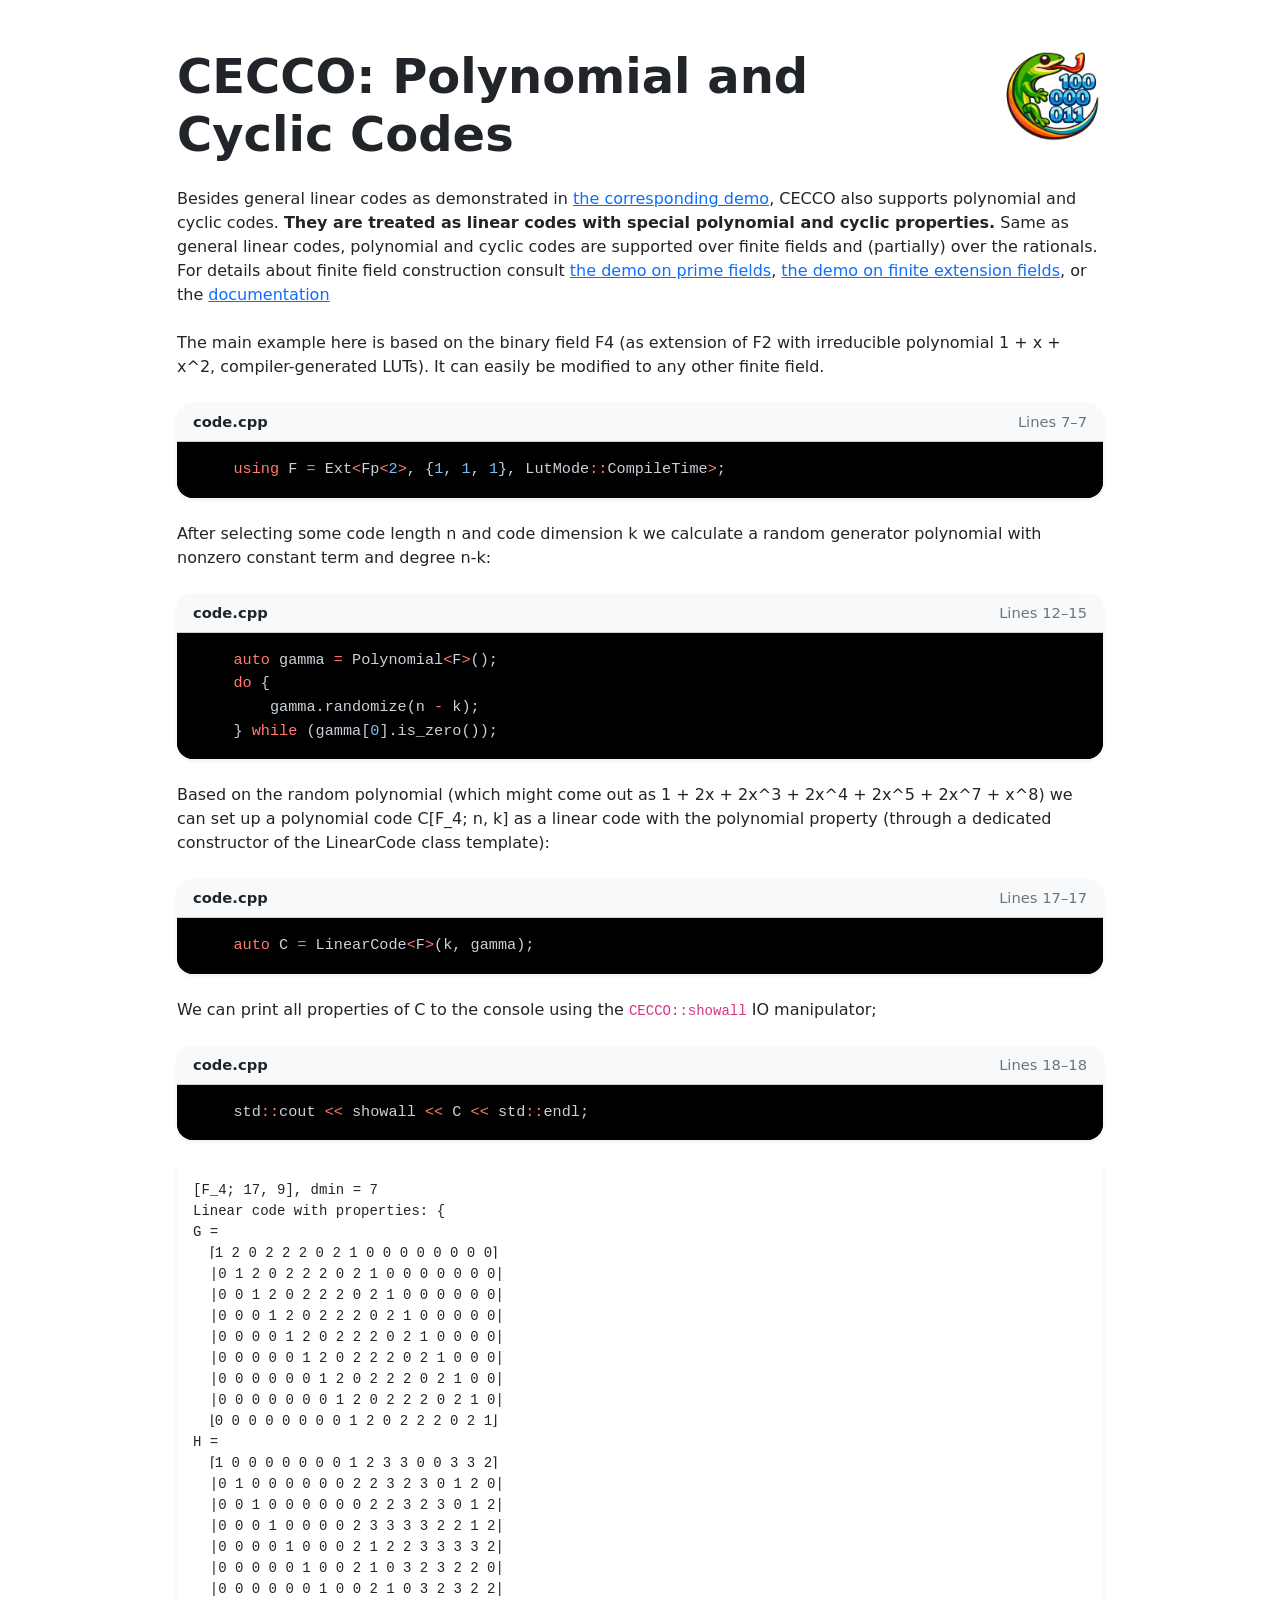
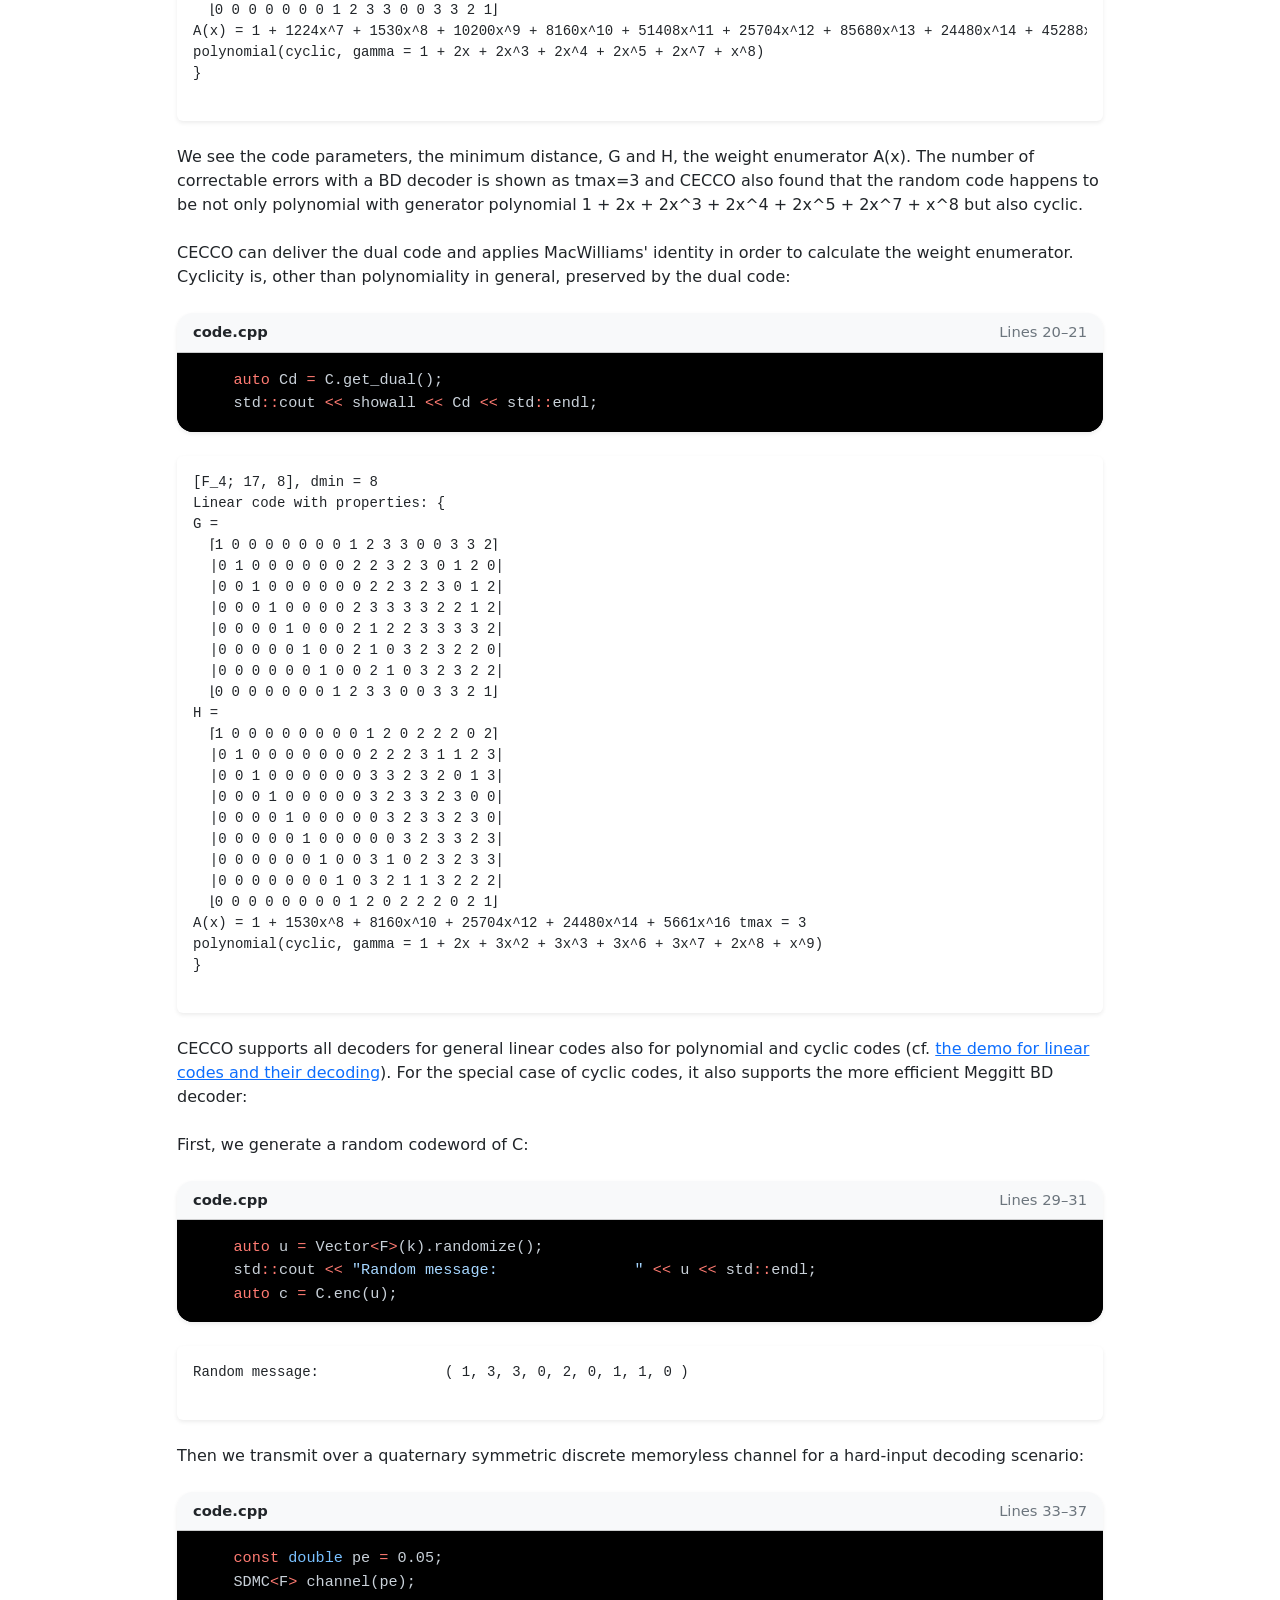
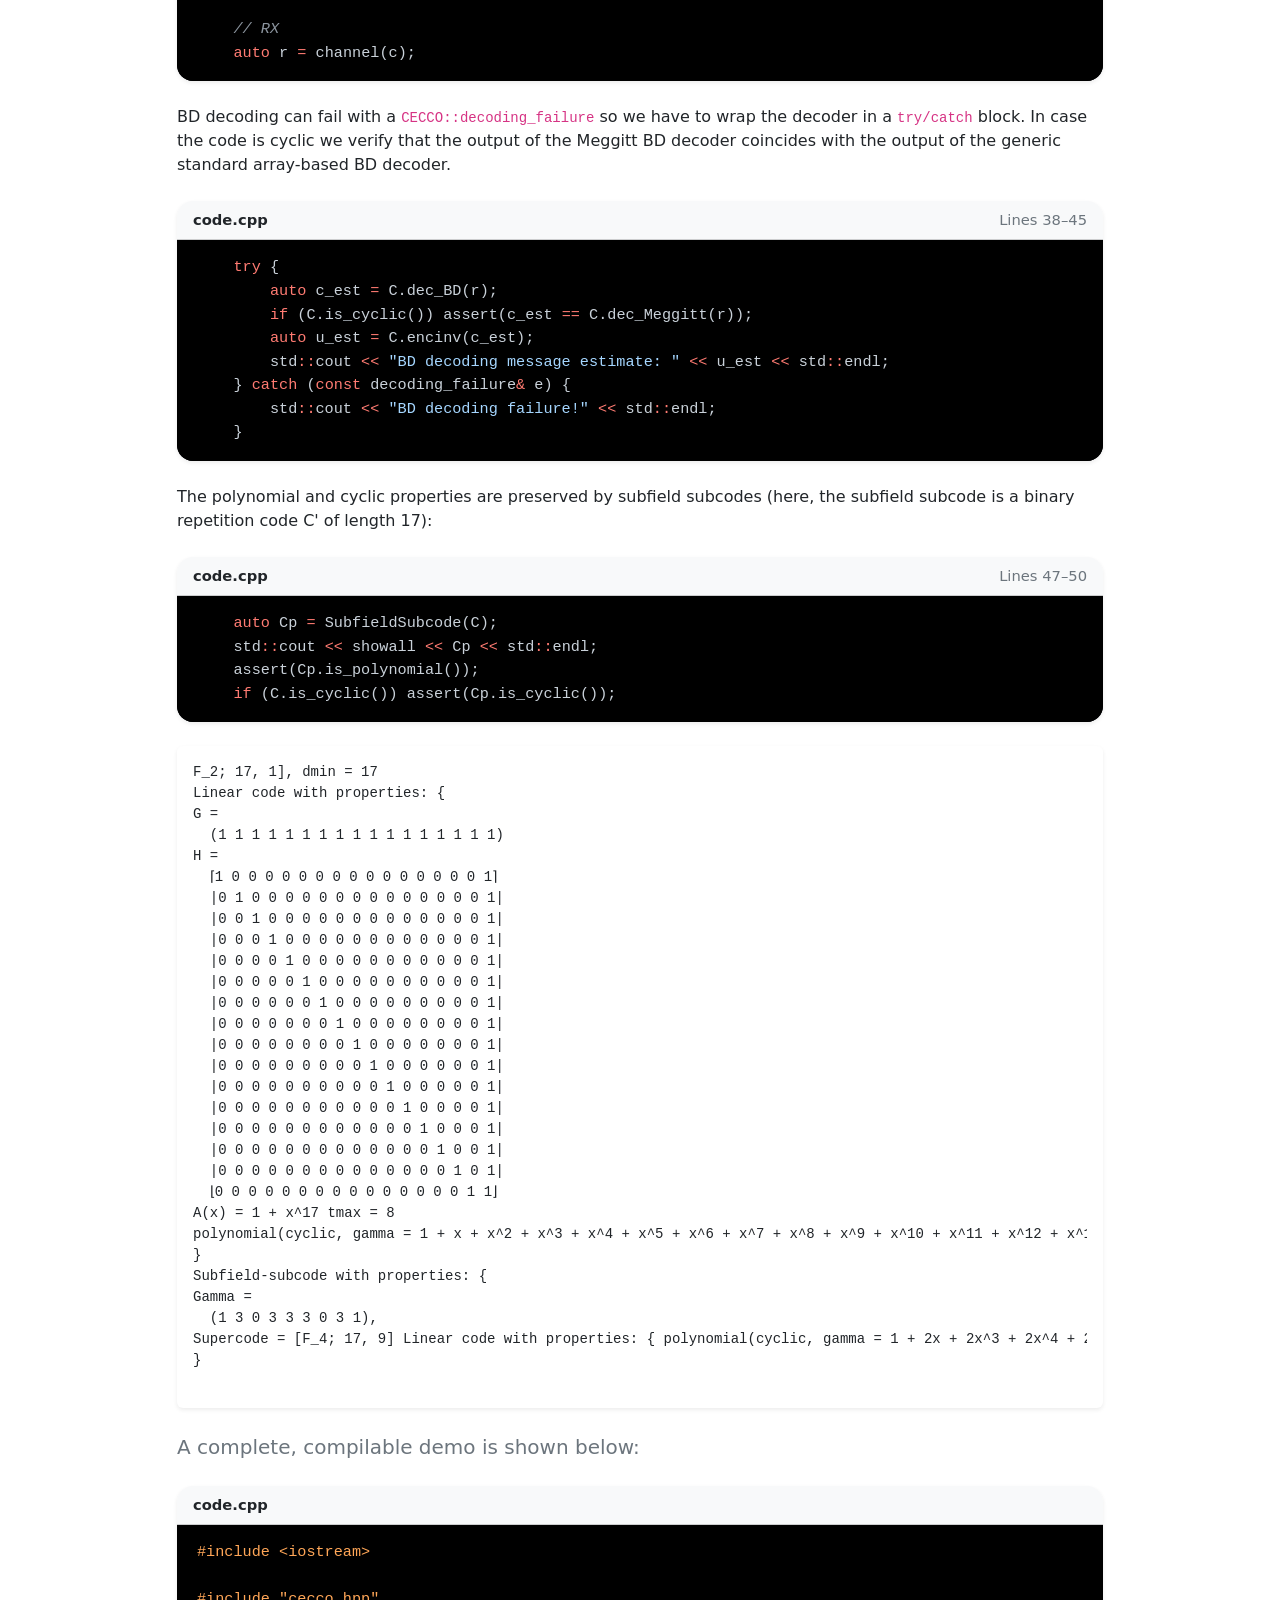
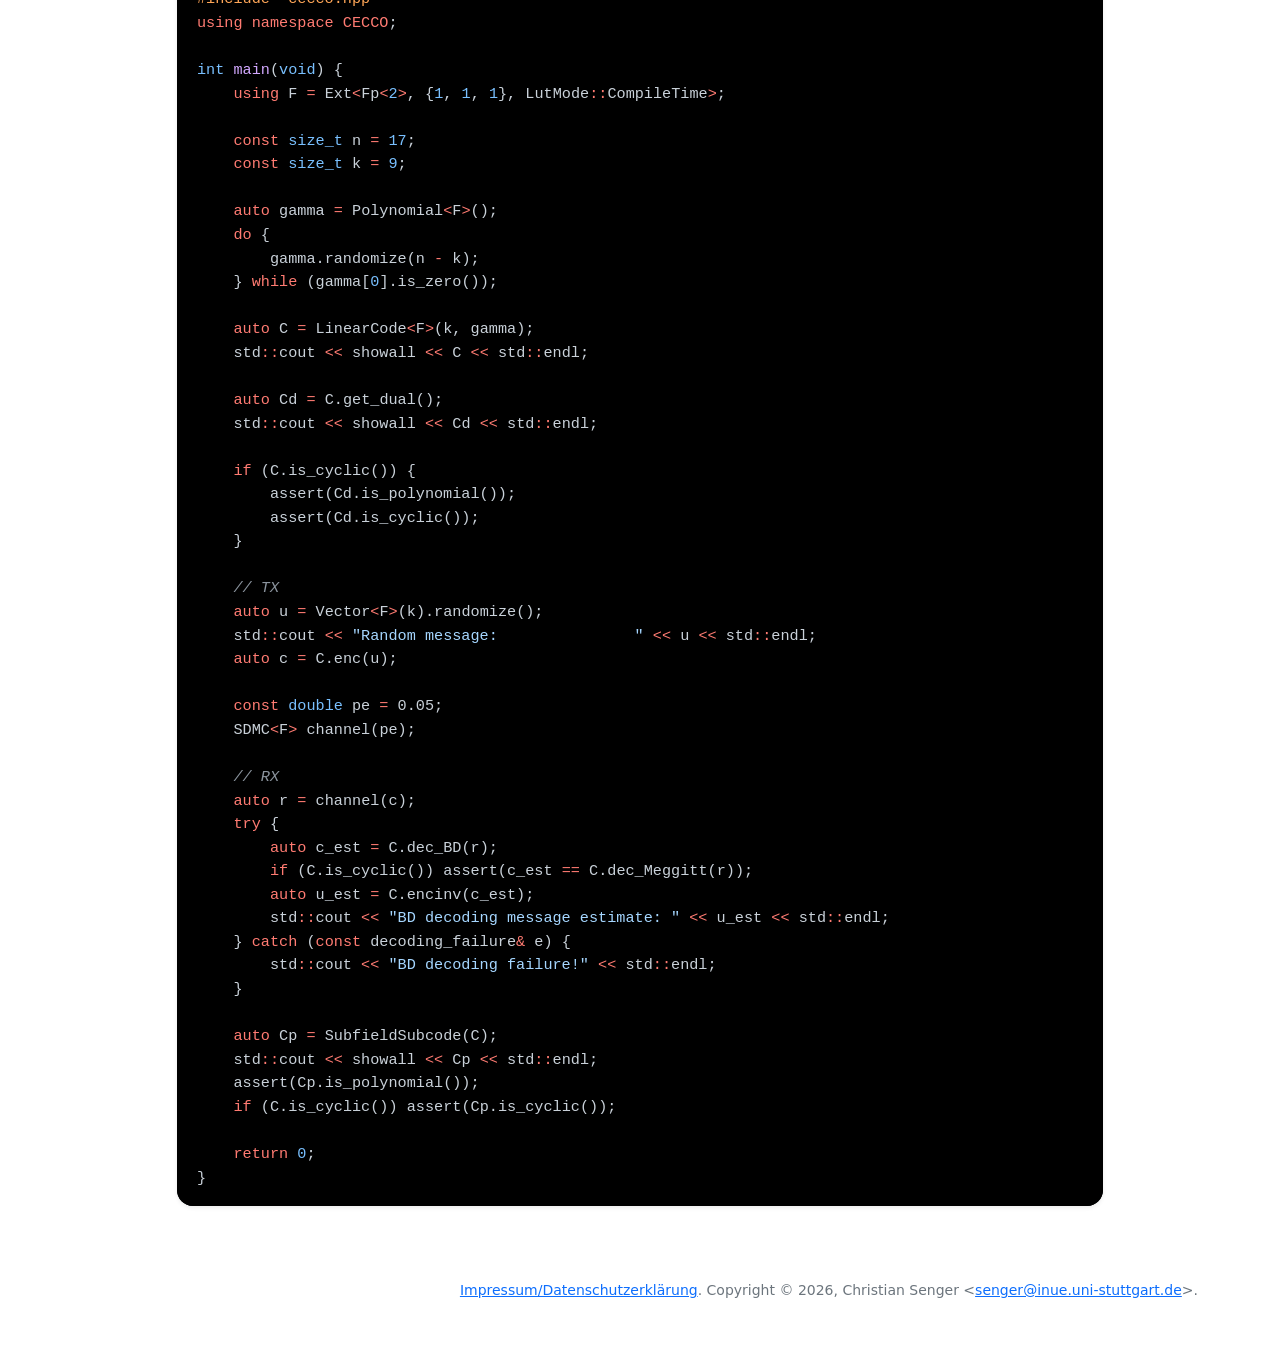
<file: demos/5_polynomial_and_cyclic_codes/index.html>
<!doctype html>
<html lang="en">

<head>
  <meta charset="utf-8">
  <meta name="viewport" content="width=device-width, initial-scale=1">
  <title>CECCO: Polynomial and Cyclic Codes</title>

  <link href="https://cdn.jsdelivr.net/npm/bootstrap@5.3.3/dist/css/bootstrap.min.css" rel="stylesheet">
  <link href="../site.css" rel="stylesheet">
</head>

<body>
  <main class="container py-5">
    <div class="row justify-content-center">
      <div class="col-lg-11 col-xl-10">  
      <div class="page-logo-wrap">
  <a href="../index.html"><img src="../cecco.png" alt="Cecco logo" class="page-logo"></a>
</div>
<h1 class="display-5 fw-semibold mb-3">CECCO: Polynomial and Cyclic Codes</h1>

        <p class="mt-4">
          Besides general linear codes as demonstrated in <a href="../4_linear_codes_and_decoding/index.html">the
            corresponding demo</a>, CECCO also supports polynomial and cyclic codes. <b>They are treated as linear codes
          with special polynomial and cyclic properties.</b> Same as general linear codes, polynomial and cyclic codes are
          supported over finite fields and (partially) over the rationals. For details about finite
          field construction consult <a href="../1_prime_fields/index.html">the demo on prime fields</a>, <a
            href="../3_extension_fields/index.html">the demo on finite extension fields</a>, or the <a
            href="https://christiansenger.github.io/cecco/">documentation</a>
        </p>

        <p class="mt-4">
          The main example here is based on the binary field F4 (as extension of F2 with irreducible polynomial 1 + x + x^2, compiler-generated LUTs). It can easily be modified to any other finite field.
        </p>

        <div class="card shadow-sm snippet-card my-4">
  <div class="card-header d-flex justify-content-between align-items-center">
    <span><strong>code.cpp</strong></span>
    <span class="text-secondary snippet-meta">Lines 7&ndash;7</span>
  </div>
  <div class="highlight"><pre><span></span><span class="w">    </span><span class="k">using</span><span class="w"> </span><span class="n">F</span><span class="w"> </span><span class="o">=</span><span class="w"> </span><span class="n">Ext</span><span class="o">&lt;</span><span class="n">Fp</span><span class="o">&lt;</span><span class="mi">2</span><span class="o">&gt;</span><span class="p">,</span><span class="w"> </span><span class="p">{</span><span class="mi">1</span><span class="p">,</span><span class="w"> </span><span class="mi">1</span><span class="p">,</span><span class="w"> </span><span class="mi">1</span><span class="p">},</span><span class="w"> </span><span class="n">LutMode</span><span class="o">::</span><span class="n">CompileTime</span><span class="o">&gt;</span><span class="p">;</span>
</pre></div>

</div>

        <p class="mt-4">
          After selecting some code length n and code dimension k we calculate a random generator polynomial with nonzero constant term and degree n-k:
        </p>

        <div class="card shadow-sm snippet-card my-4">
  <div class="card-header d-flex justify-content-between align-items-center">
    <span><strong>code.cpp</strong></span>
    <span class="text-secondary snippet-meta">Lines 12&ndash;15</span>
  </div>
  <div class="highlight"><pre><span></span><span class="w">    </span><span class="k">auto</span><span class="w"> </span><span class="n">gamma</span><span class="w"> </span><span class="o">=</span><span class="w"> </span><span class="n">Polynomial</span><span class="o">&lt;</span><span class="n">F</span><span class="o">&gt;</span><span class="p">();</span>
<span class="w">    </span><span class="k">do</span><span class="w"> </span><span class="p">{</span>
<span class="w">        </span><span class="n">gamma</span><span class="p">.</span><span class="n">randomize</span><span class="p">(</span><span class="n">n</span><span class="w"> </span><span class="o">-</span><span class="w"> </span><span class="n">k</span><span class="p">);</span>
<span class="w">    </span><span class="p">}</span><span class="w"> </span><span class="k">while</span><span class="w"> </span><span class="p">(</span><span class="n">gamma</span><span class="p">[</span><span class="mi">0</span><span class="p">].</span><span class="n">is_zero</span><span class="p">());</span>
</pre></div>

</div>

        <p class="mt-4">
          Based on the random polynomial (which might come out as 1 + 2x + 2x^3 + 2x^4 + 2x^5 + 2x^7 + x^8) we can set up a polynomial code C[F_4; n, k] as a linear code with the polynomial property (through a dedicated constructor of the LinearCode class template):
        </p>

        <div class="card shadow-sm snippet-card my-4">
  <div class="card-header d-flex justify-content-between align-items-center">
    <span><strong>code.cpp</strong></span>
    <span class="text-secondary snippet-meta">Lines 17&ndash;17</span>
  </div>
  <div class="highlight"><pre><span></span><span class="w">    </span><span class="k">auto</span><span class="w"> </span><span class="n">C</span><span class="w"> </span><span class="o">=</span><span class="w"> </span><span class="n">LinearCode</span><span class="o">&lt;</span><span class="n">F</span><span class="o">&gt;</span><span class="p">(</span><span class="n">k</span><span class="p">,</span><span class="w"> </span><span class="n">gamma</span><span class="p">);</span>
</pre></div>

</div>

        <p class="mt-4">
          We can print all properties of C to the console using the <code>CECCO::showall</code> IO manipulator;
        </p>

        <div class="card shadow-sm snippet-card my-4">
  <div class="card-header d-flex justify-content-between align-items-center">
    <span><strong>code.cpp</strong></span>
    <span class="text-secondary snippet-meta">Lines 18&ndash;18</span>
  </div>
  <div class="highlight"><pre><span></span><span class="w">    </span><span class="n">std</span><span class="o">::</span><span class="n">cout</span><span class="w"> </span><span class="o">&lt;&lt;</span><span class="w"> </span><span class="n">showall</span><span class="w"> </span><span class="o">&lt;&lt;</span><span class="w"> </span><span class="n">C</span><span class="w"> </span><span class="o">&lt;&lt;</span><span class="w"> </span><span class="n">std</span><span class="o">::</span><span class="n">endl</span><span class="p">;</span>
</pre></div>

</div>

        <div class="card shadow-sm border-0 mb-4">
          <div class="card-body">
            <pre>
[F_4; 17, 9], dmin = 7
Linear code with properties: { 
G = 
  ⌈1 2 0 2 2 2 0 2 1 0 0 0 0 0 0 0 0⌉
  |0 1 2 0 2 2 2 0 2 1 0 0 0 0 0 0 0|
  |0 0 1 2 0 2 2 2 0 2 1 0 0 0 0 0 0|
  |0 0 0 1 2 0 2 2 2 0 2 1 0 0 0 0 0|
  |0 0 0 0 1 2 0 2 2 2 0 2 1 0 0 0 0|
  |0 0 0 0 0 1 2 0 2 2 2 0 2 1 0 0 0|
  |0 0 0 0 0 0 1 2 0 2 2 2 0 2 1 0 0|
  |0 0 0 0 0 0 0 1 2 0 2 2 2 0 2 1 0|
  ⌊0 0 0 0 0 0 0 0 1 2 0 2 2 2 0 2 1⌋
H = 
  ⌈1 0 0 0 0 0 0 0 1 2 3 3 0 0 3 3 2⌉
  |0 1 0 0 0 0 0 0 2 2 3 2 3 0 1 2 0|
  |0 0 1 0 0 0 0 0 0 2 2 3 2 3 0 1 2|
  |0 0 0 1 0 0 0 0 2 3 3 3 3 2 2 1 2|
  |0 0 0 0 1 0 0 0 2 1 2 2 3 3 3 3 2|
  |0 0 0 0 0 1 0 0 2 1 0 3 2 3 2 2 0|
  |0 0 0 0 0 0 1 0 0 2 1 0 3 2 3 2 2|
  ⌊0 0 0 0 0 0 0 1 2 3 3 0 0 3 3 2 1⌋
A(x) = 1 + 1224x^7 + 1530x^8 + 10200x^9 + 8160x^10 + 51408x^11 + 25704x^12 + 85680x^13 + 24480x^14 + 45288x^15 + 5661x^16 + 2808x^17 tmax = 3
polynomial(cyclic, gamma = 1 + 2x + 2x^3 + 2x^4 + 2x^5 + 2x^7 + x^8) 
}
            </pre>
          </div>
        </div>

        <p class="mt-4">
          We see the code parameters, the minimum distance, G and H, the weight enumerator A(x). The number of
          correctable errors with a BD decoder is shown as tmax=3 and CECCO also found that the random code happens to
          be not only polynomial with generator polynomial  1 + 2x + 2x^3 + 2x^4 + 2x^5 + 2x^7 + x^8 but also cyclic.
        </p>

        <p class="mt-4">
          CECCO can deliver the dual code and applies MacWilliams' identity in order to calculate the weight enumerator. Cyclicity is, other than polynomiality in general, preserved by the dual code:
        </p>

        <div class="card shadow-sm snippet-card my-4">
  <div class="card-header d-flex justify-content-between align-items-center">
    <span><strong>code.cpp</strong></span>
    <span class="text-secondary snippet-meta">Lines 20&ndash;21</span>
  </div>
  <div class="highlight"><pre><span></span><span class="w">    </span><span class="k">auto</span><span class="w"> </span><span class="n">Cd</span><span class="w"> </span><span class="o">=</span><span class="w"> </span><span class="n">C</span><span class="p">.</span><span class="n">get_dual</span><span class="p">();</span>
<span class="w">    </span><span class="n">std</span><span class="o">::</span><span class="n">cout</span><span class="w"> </span><span class="o">&lt;&lt;</span><span class="w"> </span><span class="n">showall</span><span class="w"> </span><span class="o">&lt;&lt;</span><span class="w"> </span><span class="n">Cd</span><span class="w"> </span><span class="o">&lt;&lt;</span><span class="w"> </span><span class="n">std</span><span class="o">::</span><span class="n">endl</span><span class="p">;</span>
</pre></div>

</div>

        <div class="card shadow-sm border-0 mb-4">
          <div class="card-body">
            <pre>
[F_4; 17, 8], dmin = 8
Linear code with properties: { 
G = 
  ⌈1 0 0 0 0 0 0 0 1 2 3 3 0 0 3 3 2⌉
  |0 1 0 0 0 0 0 0 2 2 3 2 3 0 1 2 0|
  |0 0 1 0 0 0 0 0 0 2 2 3 2 3 0 1 2|
  |0 0 0 1 0 0 0 0 2 3 3 3 3 2 2 1 2|
  |0 0 0 0 1 0 0 0 2 1 2 2 3 3 3 3 2|
  |0 0 0 0 0 1 0 0 2 1 0 3 2 3 2 2 0|
  |0 0 0 0 0 0 1 0 0 2 1 0 3 2 3 2 2|
  ⌊0 0 0 0 0 0 0 1 2 3 3 0 0 3 3 2 1⌋
H = 
  ⌈1 0 0 0 0 0 0 0 0 1 2 0 2 2 2 0 2⌉
  |0 1 0 0 0 0 0 0 0 2 2 2 3 1 1 2 3|
  |0 0 1 0 0 0 0 0 0 3 3 2 3 2 0 1 3|
  |0 0 0 1 0 0 0 0 0 3 2 3 3 2 3 0 0|
  |0 0 0 0 1 0 0 0 0 0 3 2 3 3 2 3 0|
  |0 0 0 0 0 1 0 0 0 0 0 3 2 3 3 2 3|
  |0 0 0 0 0 0 1 0 0 3 1 0 2 3 2 3 3|
  |0 0 0 0 0 0 0 1 0 3 2 1 1 3 2 2 2|
  ⌊0 0 0 0 0 0 0 0 1 2 0 2 2 2 0 2 1⌋
A(x) = 1 + 1530x^8 + 8160x^10 + 25704x^12 + 24480x^14 + 5661x^16 tmax = 3
polynomial(cyclic, gamma = 1 + 2x + 3x^2 + 3x^3 + 3x^6 + 3x^7 + 2x^8 + x^9) 
}
           </pre>
          </div>
        </div>

        <p class="mt-4">
          CECCO supports all decoders for general linear codes also for polynomial and cyclic codes (cf. <a href="../4_linear_codes_and_decoding/index.html">the
          demo for linear codes and their decoding</a>). For the special case of cyclic codes, it also supports the more efficient Meggitt BD decoder:
        </p>

        <p class="mt-4">
          First, we generate a random codeword of C:
        </p>

        <div class="card shadow-sm snippet-card my-4">
  <div class="card-header d-flex justify-content-between align-items-center">
    <span><strong>code.cpp</strong></span>
    <span class="text-secondary snippet-meta">Lines 29&ndash;31</span>
  </div>
  <div class="highlight"><pre><span></span><span class="w">    </span><span class="k">auto</span><span class="w"> </span><span class="n">u</span><span class="w"> </span><span class="o">=</span><span class="w"> </span><span class="n">Vector</span><span class="o">&lt;</span><span class="n">F</span><span class="o">&gt;</span><span class="p">(</span><span class="n">k</span><span class="p">).</span><span class="n">randomize</span><span class="p">();</span>
<span class="w">    </span><span class="n">std</span><span class="o">::</span><span class="n">cout</span><span class="w"> </span><span class="o">&lt;&lt;</span><span class="w"> </span><span class="s">&quot;Random message:               &quot;</span><span class="w"> </span><span class="o">&lt;&lt;</span><span class="w"> </span><span class="n">u</span><span class="w"> </span><span class="o">&lt;&lt;</span><span class="w"> </span><span class="n">std</span><span class="o">::</span><span class="n">endl</span><span class="p">;</span>
<span class="w">    </span><span class="k">auto</span><span class="w"> </span><span class="n">c</span><span class="w"> </span><span class="o">=</span><span class="w"> </span><span class="n">C</span><span class="p">.</span><span class="n">enc</span><span class="p">(</span><span class="n">u</span><span class="p">);</span>
</pre></div>

</div>

        <div class="card shadow-sm border-0 mb-4">
          <div class="card-body">
            <pre>
Random message:               ( 1, 3, 3, 0, 2, 0, 1, 1, 0 )
                     </pre>
          </div>
        </div>

        <p class="mt-4">
          Then we transmit over a quaternary symmetric discrete memoryless channel for a
          hard-input decoding scenario:
        </p>

        <div class="card shadow-sm snippet-card my-4">
  <div class="card-header d-flex justify-content-between align-items-center">
    <span><strong>code.cpp</strong></span>
    <span class="text-secondary snippet-meta">Lines 33&ndash;37</span>
  </div>
  <div class="highlight"><pre><span></span><span class="w">    </span><span class="k">const</span><span class="w"> </span><span class="kt">double</span><span class="w"> </span><span class="n">pe</span><span class="w"> </span><span class="o">=</span><span class="w"> </span><span class="mf">0.05</span><span class="p">;</span>
<span class="w">    </span><span class="n">SDMC</span><span class="o">&lt;</span><span class="n">F</span><span class="o">&gt;</span><span class="w"> </span><span class="n">channel</span><span class="p">(</span><span class="n">pe</span><span class="p">);</span>

<span class="w">    </span><span class="c1">// RX</span>
<span class="w">    </span><span class="k">auto</span><span class="w"> </span><span class="n">r</span><span class="w"> </span><span class="o">=</span><span class="w"> </span><span class="n">channel</span><span class="p">(</span><span class="n">c</span><span class="p">);</span>
</pre></div>

</div>

        <p class="mt-4">
          BD decoding can fail with a <code>CECCO::decoding_failure</code> so we have to wrap the decoder in a
          <code>try/catch</code> block. In case the code is cyclic we verify that the output of the Meggitt BD decoder coincides with the output of the generic standard array-based BD decoder.
        </p>

        <div class="card shadow-sm snippet-card my-4">
  <div class="card-header d-flex justify-content-between align-items-center">
    <span><strong>code.cpp</strong></span>
    <span class="text-secondary snippet-meta">Lines 38&ndash;45</span>
  </div>
  <div class="highlight"><pre><span></span><span class="w">    </span><span class="k">try</span><span class="w"> </span><span class="p">{</span>
<span class="w">        </span><span class="k">auto</span><span class="w"> </span><span class="n">c_est</span><span class="w"> </span><span class="o">=</span><span class="w"> </span><span class="n">C</span><span class="p">.</span><span class="n">dec_BD</span><span class="p">(</span><span class="n">r</span><span class="p">);</span>
<span class="w">        </span><span class="k">if</span><span class="w"> </span><span class="p">(</span><span class="n">C</span><span class="p">.</span><span class="n">is_cyclic</span><span class="p">())</span><span class="w"> </span><span class="n">assert</span><span class="p">(</span><span class="n">c_est</span><span class="w"> </span><span class="o">==</span><span class="w"> </span><span class="n">C</span><span class="p">.</span><span class="n">dec_Meggitt</span><span class="p">(</span><span class="n">r</span><span class="p">));</span>
<span class="w">        </span><span class="k">auto</span><span class="w"> </span><span class="n">u_est</span><span class="w"> </span><span class="o">=</span><span class="w"> </span><span class="n">C</span><span class="p">.</span><span class="n">encinv</span><span class="p">(</span><span class="n">c_est</span><span class="p">);</span>
<span class="w">        </span><span class="n">std</span><span class="o">::</span><span class="n">cout</span><span class="w"> </span><span class="o">&lt;&lt;</span><span class="w"> </span><span class="s">&quot;BD decoding message estimate: &quot;</span><span class="w"> </span><span class="o">&lt;&lt;</span><span class="w"> </span><span class="n">u_est</span><span class="w"> </span><span class="o">&lt;&lt;</span><span class="w"> </span><span class="n">std</span><span class="o">::</span><span class="n">endl</span><span class="p">;</span>
<span class="w">    </span><span class="p">}</span><span class="w"> </span><span class="k">catch</span><span class="w"> </span><span class="p">(</span><span class="k">const</span><span class="w"> </span><span class="n">decoding_failure</span><span class="o">&amp;</span><span class="w"> </span><span class="n">e</span><span class="p">)</span><span class="w"> </span><span class="p">{</span>
<span class="w">        </span><span class="n">std</span><span class="o">::</span><span class="n">cout</span><span class="w"> </span><span class="o">&lt;&lt;</span><span class="w"> </span><span class="s">&quot;BD decoding failure!&quot;</span><span class="w"> </span><span class="o">&lt;&lt;</span><span class="w"> </span><span class="n">std</span><span class="o">::</span><span class="n">endl</span><span class="p">;</span>
<span class="w">    </span><span class="p">}</span>
</pre></div>

</div>

        <p class="mt-4">
          The polynomial and cyclic properties are preserved by subfield subcodes (here, the subfield subcode is a binary repetition code C' of length 17):
        </p>

        <div class="card shadow-sm snippet-card my-4">
  <div class="card-header d-flex justify-content-between align-items-center">
    <span><strong>code.cpp</strong></span>
    <span class="text-secondary snippet-meta">Lines 47&ndash;50</span>
  </div>
  <div class="highlight"><pre><span></span><span class="w">    </span><span class="k">auto</span><span class="w"> </span><span class="n">Cp</span><span class="w"> </span><span class="o">=</span><span class="w"> </span><span class="n">SubfieldSubcode</span><span class="p">(</span><span class="n">C</span><span class="p">);</span>
<span class="w">    </span><span class="n">std</span><span class="o">::</span><span class="n">cout</span><span class="w"> </span><span class="o">&lt;&lt;</span><span class="w"> </span><span class="n">showall</span><span class="w"> </span><span class="o">&lt;&lt;</span><span class="w"> </span><span class="n">Cp</span><span class="w"> </span><span class="o">&lt;&lt;</span><span class="w"> </span><span class="n">std</span><span class="o">::</span><span class="n">endl</span><span class="p">;</span>
<span class="w">    </span><span class="n">assert</span><span class="p">(</span><span class="n">Cp</span><span class="p">.</span><span class="n">is_polynomial</span><span class="p">());</span>
<span class="w">    </span><span class="k">if</span><span class="w"> </span><span class="p">(</span><span class="n">C</span><span class="p">.</span><span class="n">is_cyclic</span><span class="p">())</span><span class="w"> </span><span class="n">assert</span><span class="p">(</span><span class="n">Cp</span><span class="p">.</span><span class="n">is_cyclic</span><span class="p">());</span>
</pre></div>

</div>

        <div class="card shadow-sm border-0 mb-4">
          <div class="card-body">
            <pre>
F_2; 17, 1], dmin = 17
Linear code with properties: { 
G = 
  (1 1 1 1 1 1 1 1 1 1 1 1 1 1 1 1 1)
H = 
  ⌈1 0 0 0 0 0 0 0 0 0 0 0 0 0 0 0 1⌉
  |0 1 0 0 0 0 0 0 0 0 0 0 0 0 0 0 1|
  |0 0 1 0 0 0 0 0 0 0 0 0 0 0 0 0 1|
  |0 0 0 1 0 0 0 0 0 0 0 0 0 0 0 0 1|
  |0 0 0 0 1 0 0 0 0 0 0 0 0 0 0 0 1|
  |0 0 0 0 0 1 0 0 0 0 0 0 0 0 0 0 1|
  |0 0 0 0 0 0 1 0 0 0 0 0 0 0 0 0 1|
  |0 0 0 0 0 0 0 1 0 0 0 0 0 0 0 0 1|
  |0 0 0 0 0 0 0 0 1 0 0 0 0 0 0 0 1|
  |0 0 0 0 0 0 0 0 0 1 0 0 0 0 0 0 1|
  |0 0 0 0 0 0 0 0 0 0 1 0 0 0 0 0 1|
  |0 0 0 0 0 0 0 0 0 0 0 1 0 0 0 0 1|
  |0 0 0 0 0 0 0 0 0 0 0 0 1 0 0 0 1|
  |0 0 0 0 0 0 0 0 0 0 0 0 0 1 0 0 1|
  |0 0 0 0 0 0 0 0 0 0 0 0 0 0 1 0 1|
  ⌊0 0 0 0 0 0 0 0 0 0 0 0 0 0 0 1 1⌋
A(x) = 1 + x^17 tmax = 8
polynomial(cyclic, gamma = 1 + x + x^2 + x^3 + x^4 + x^5 + x^6 + x^7 + x^8 + x^9 + x^10 + x^11 + x^12 + x^13 + x^14 + x^15 + x^16) perfect MDS equidistant 
}
Subfield-subcode with properties: {
Gamma = 
  (1 3 0 3 3 3 0 3 1), 
Supercode = [F_4; 17, 9] Linear code with properties: { polynomial(cyclic, gamma = 1 + 2x + 2x^3 + 2x^4 + 2x^5 + 2x^7 + x^8) }
}
                     </pre>
          </div>
        </div>

        <p class="lead text-secondary mb-4">
          A complete, compilable demo is shown below:
        </p>

        <div class="card shadow-sm snippet-card my-4">
  <div class="card-header d-flex justify-content-between align-items-center">
    <span><strong>code.cpp</strong></span>
    
  </div>
  <div class="highlight"><pre><span></span><span class="cp">#include</span><span class="w"> </span><span class="cpf">&lt;iostream&gt;</span>

<span class="cp">#include</span><span class="w"> </span><span class="cpf">&quot;cecco.hpp&quot;</span>
<span class="k">using</span><span class="w"> </span><span class="k">namespace</span><span class="w"> </span><span class="nn">CECCO</span><span class="p">;</span>

<span class="kt">int</span><span class="w"> </span><span class="nf">main</span><span class="p">(</span><span class="kt">void</span><span class="p">)</span><span class="w"> </span><span class="p">{</span>
<span class="w">    </span><span class="k">using</span><span class="w"> </span><span class="n">F</span><span class="w"> </span><span class="o">=</span><span class="w"> </span><span class="n">Ext</span><span class="o">&lt;</span><span class="n">Fp</span><span class="o">&lt;</span><span class="mi">2</span><span class="o">&gt;</span><span class="p">,</span><span class="w"> </span><span class="p">{</span><span class="mi">1</span><span class="p">,</span><span class="w"> </span><span class="mi">1</span><span class="p">,</span><span class="w"> </span><span class="mi">1</span><span class="p">},</span><span class="w"> </span><span class="n">LutMode</span><span class="o">::</span><span class="n">CompileTime</span><span class="o">&gt;</span><span class="p">;</span>

<span class="w">    </span><span class="k">const</span><span class="w"> </span><span class="kt">size_t</span><span class="w"> </span><span class="n">n</span><span class="w"> </span><span class="o">=</span><span class="w"> </span><span class="mi">17</span><span class="p">;</span>
<span class="w">    </span><span class="k">const</span><span class="w"> </span><span class="kt">size_t</span><span class="w"> </span><span class="n">k</span><span class="w"> </span><span class="o">=</span><span class="w"> </span><span class="mi">9</span><span class="p">;</span>

<span class="w">    </span><span class="k">auto</span><span class="w"> </span><span class="n">gamma</span><span class="w"> </span><span class="o">=</span><span class="w"> </span><span class="n">Polynomial</span><span class="o">&lt;</span><span class="n">F</span><span class="o">&gt;</span><span class="p">();</span>
<span class="w">    </span><span class="k">do</span><span class="w"> </span><span class="p">{</span>
<span class="w">        </span><span class="n">gamma</span><span class="p">.</span><span class="n">randomize</span><span class="p">(</span><span class="n">n</span><span class="w"> </span><span class="o">-</span><span class="w"> </span><span class="n">k</span><span class="p">);</span>
<span class="w">    </span><span class="p">}</span><span class="w"> </span><span class="k">while</span><span class="w"> </span><span class="p">(</span><span class="n">gamma</span><span class="p">[</span><span class="mi">0</span><span class="p">].</span><span class="n">is_zero</span><span class="p">());</span>

<span class="w">    </span><span class="k">auto</span><span class="w"> </span><span class="n">C</span><span class="w"> </span><span class="o">=</span><span class="w"> </span><span class="n">LinearCode</span><span class="o">&lt;</span><span class="n">F</span><span class="o">&gt;</span><span class="p">(</span><span class="n">k</span><span class="p">,</span><span class="w"> </span><span class="n">gamma</span><span class="p">);</span>
<span class="w">    </span><span class="n">std</span><span class="o">::</span><span class="n">cout</span><span class="w"> </span><span class="o">&lt;&lt;</span><span class="w"> </span><span class="n">showall</span><span class="w"> </span><span class="o">&lt;&lt;</span><span class="w"> </span><span class="n">C</span><span class="w"> </span><span class="o">&lt;&lt;</span><span class="w"> </span><span class="n">std</span><span class="o">::</span><span class="n">endl</span><span class="p">;</span>

<span class="w">    </span><span class="k">auto</span><span class="w"> </span><span class="n">Cd</span><span class="w"> </span><span class="o">=</span><span class="w"> </span><span class="n">C</span><span class="p">.</span><span class="n">get_dual</span><span class="p">();</span>
<span class="w">    </span><span class="n">std</span><span class="o">::</span><span class="n">cout</span><span class="w"> </span><span class="o">&lt;&lt;</span><span class="w"> </span><span class="n">showall</span><span class="w"> </span><span class="o">&lt;&lt;</span><span class="w"> </span><span class="n">Cd</span><span class="w"> </span><span class="o">&lt;&lt;</span><span class="w"> </span><span class="n">std</span><span class="o">::</span><span class="n">endl</span><span class="p">;</span>

<span class="w">    </span><span class="k">if</span><span class="w"> </span><span class="p">(</span><span class="n">C</span><span class="p">.</span><span class="n">is_cyclic</span><span class="p">())</span><span class="w"> </span><span class="p">{</span>
<span class="w">        </span><span class="n">assert</span><span class="p">(</span><span class="n">Cd</span><span class="p">.</span><span class="n">is_polynomial</span><span class="p">());</span>
<span class="w">        </span><span class="n">assert</span><span class="p">(</span><span class="n">Cd</span><span class="p">.</span><span class="n">is_cyclic</span><span class="p">());</span>
<span class="w">    </span><span class="p">}</span>

<span class="w">    </span><span class="c1">// TX</span>
<span class="w">    </span><span class="k">auto</span><span class="w"> </span><span class="n">u</span><span class="w"> </span><span class="o">=</span><span class="w"> </span><span class="n">Vector</span><span class="o">&lt;</span><span class="n">F</span><span class="o">&gt;</span><span class="p">(</span><span class="n">k</span><span class="p">).</span><span class="n">randomize</span><span class="p">();</span>
<span class="w">    </span><span class="n">std</span><span class="o">::</span><span class="n">cout</span><span class="w"> </span><span class="o">&lt;&lt;</span><span class="w"> </span><span class="s">&quot;Random message:               &quot;</span><span class="w"> </span><span class="o">&lt;&lt;</span><span class="w"> </span><span class="n">u</span><span class="w"> </span><span class="o">&lt;&lt;</span><span class="w"> </span><span class="n">std</span><span class="o">::</span><span class="n">endl</span><span class="p">;</span>
<span class="w">    </span><span class="k">auto</span><span class="w"> </span><span class="n">c</span><span class="w"> </span><span class="o">=</span><span class="w"> </span><span class="n">C</span><span class="p">.</span><span class="n">enc</span><span class="p">(</span><span class="n">u</span><span class="p">);</span>

<span class="w">    </span><span class="k">const</span><span class="w"> </span><span class="kt">double</span><span class="w"> </span><span class="n">pe</span><span class="w"> </span><span class="o">=</span><span class="w"> </span><span class="mf">0.05</span><span class="p">;</span>
<span class="w">    </span><span class="n">SDMC</span><span class="o">&lt;</span><span class="n">F</span><span class="o">&gt;</span><span class="w"> </span><span class="n">channel</span><span class="p">(</span><span class="n">pe</span><span class="p">);</span>

<span class="w">    </span><span class="c1">// RX</span>
<span class="w">    </span><span class="k">auto</span><span class="w"> </span><span class="n">r</span><span class="w"> </span><span class="o">=</span><span class="w"> </span><span class="n">channel</span><span class="p">(</span><span class="n">c</span><span class="p">);</span>
<span class="w">    </span><span class="k">try</span><span class="w"> </span><span class="p">{</span>
<span class="w">        </span><span class="k">auto</span><span class="w"> </span><span class="n">c_est</span><span class="w"> </span><span class="o">=</span><span class="w"> </span><span class="n">C</span><span class="p">.</span><span class="n">dec_BD</span><span class="p">(</span><span class="n">r</span><span class="p">);</span>
<span class="w">        </span><span class="k">if</span><span class="w"> </span><span class="p">(</span><span class="n">C</span><span class="p">.</span><span class="n">is_cyclic</span><span class="p">())</span><span class="w"> </span><span class="n">assert</span><span class="p">(</span><span class="n">c_est</span><span class="w"> </span><span class="o">==</span><span class="w"> </span><span class="n">C</span><span class="p">.</span><span class="n">dec_Meggitt</span><span class="p">(</span><span class="n">r</span><span class="p">));</span>
<span class="w">        </span><span class="k">auto</span><span class="w"> </span><span class="n">u_est</span><span class="w"> </span><span class="o">=</span><span class="w"> </span><span class="n">C</span><span class="p">.</span><span class="n">encinv</span><span class="p">(</span><span class="n">c_est</span><span class="p">);</span>
<span class="w">        </span><span class="n">std</span><span class="o">::</span><span class="n">cout</span><span class="w"> </span><span class="o">&lt;&lt;</span><span class="w"> </span><span class="s">&quot;BD decoding message estimate: &quot;</span><span class="w"> </span><span class="o">&lt;&lt;</span><span class="w"> </span><span class="n">u_est</span><span class="w"> </span><span class="o">&lt;&lt;</span><span class="w"> </span><span class="n">std</span><span class="o">::</span><span class="n">endl</span><span class="p">;</span>
<span class="w">    </span><span class="p">}</span><span class="w"> </span><span class="k">catch</span><span class="w"> </span><span class="p">(</span><span class="k">const</span><span class="w"> </span><span class="n">decoding_failure</span><span class="o">&amp;</span><span class="w"> </span><span class="n">e</span><span class="p">)</span><span class="w"> </span><span class="p">{</span>
<span class="w">        </span><span class="n">std</span><span class="o">::</span><span class="n">cout</span><span class="w"> </span><span class="o">&lt;&lt;</span><span class="w"> </span><span class="s">&quot;BD decoding failure!&quot;</span><span class="w"> </span><span class="o">&lt;&lt;</span><span class="w"> </span><span class="n">std</span><span class="o">::</span><span class="n">endl</span><span class="p">;</span>
<span class="w">    </span><span class="p">}</span>

<span class="w">    </span><span class="k">auto</span><span class="w"> </span><span class="n">Cp</span><span class="w"> </span><span class="o">=</span><span class="w"> </span><span class="n">SubfieldSubcode</span><span class="p">(</span><span class="n">C</span><span class="p">);</span>
<span class="w">    </span><span class="n">std</span><span class="o">::</span><span class="n">cout</span><span class="w"> </span><span class="o">&lt;&lt;</span><span class="w"> </span><span class="n">showall</span><span class="w"> </span><span class="o">&lt;&lt;</span><span class="w"> </span><span class="n">Cp</span><span class="w"> </span><span class="o">&lt;&lt;</span><span class="w"> </span><span class="n">std</span><span class="o">::</span><span class="n">endl</span><span class="p">;</span>
<span class="w">    </span><span class="n">assert</span><span class="p">(</span><span class="n">Cp</span><span class="p">.</span><span class="n">is_polynomial</span><span class="p">());</span>
<span class="w">    </span><span class="k">if</span><span class="w"> </span><span class="p">(</span><span class="n">C</span><span class="p">.</span><span class="n">is_cyclic</span><span class="p">())</span><span class="w"> </span><span class="n">assert</span><span class="p">(</span><span class="n">Cp</span><span class="p">.</span><span class="n">is_cyclic</span><span class="p">());</span>

<span class="w">    </span><span class="k">return</span><span class="w"> </span><span class="mi">0</span><span class="p">;</span>
<span class="p">}</span>
</pre></div>

</div>
      </div>
    </div>
  <footer class="page-footer text-end mt-5">
  <small><a href="../imprint.html">Impressum/Datenschutzerklärung</a>. Copyright &copy; 2026, Christian Senger &lt;<a href="mailto:senger@inue.uni-stuttgart.de">senger@inue.uni-stuttgart.de</a>&gt;.</small>
</footer>
</main>
</body>

</html>
</file>
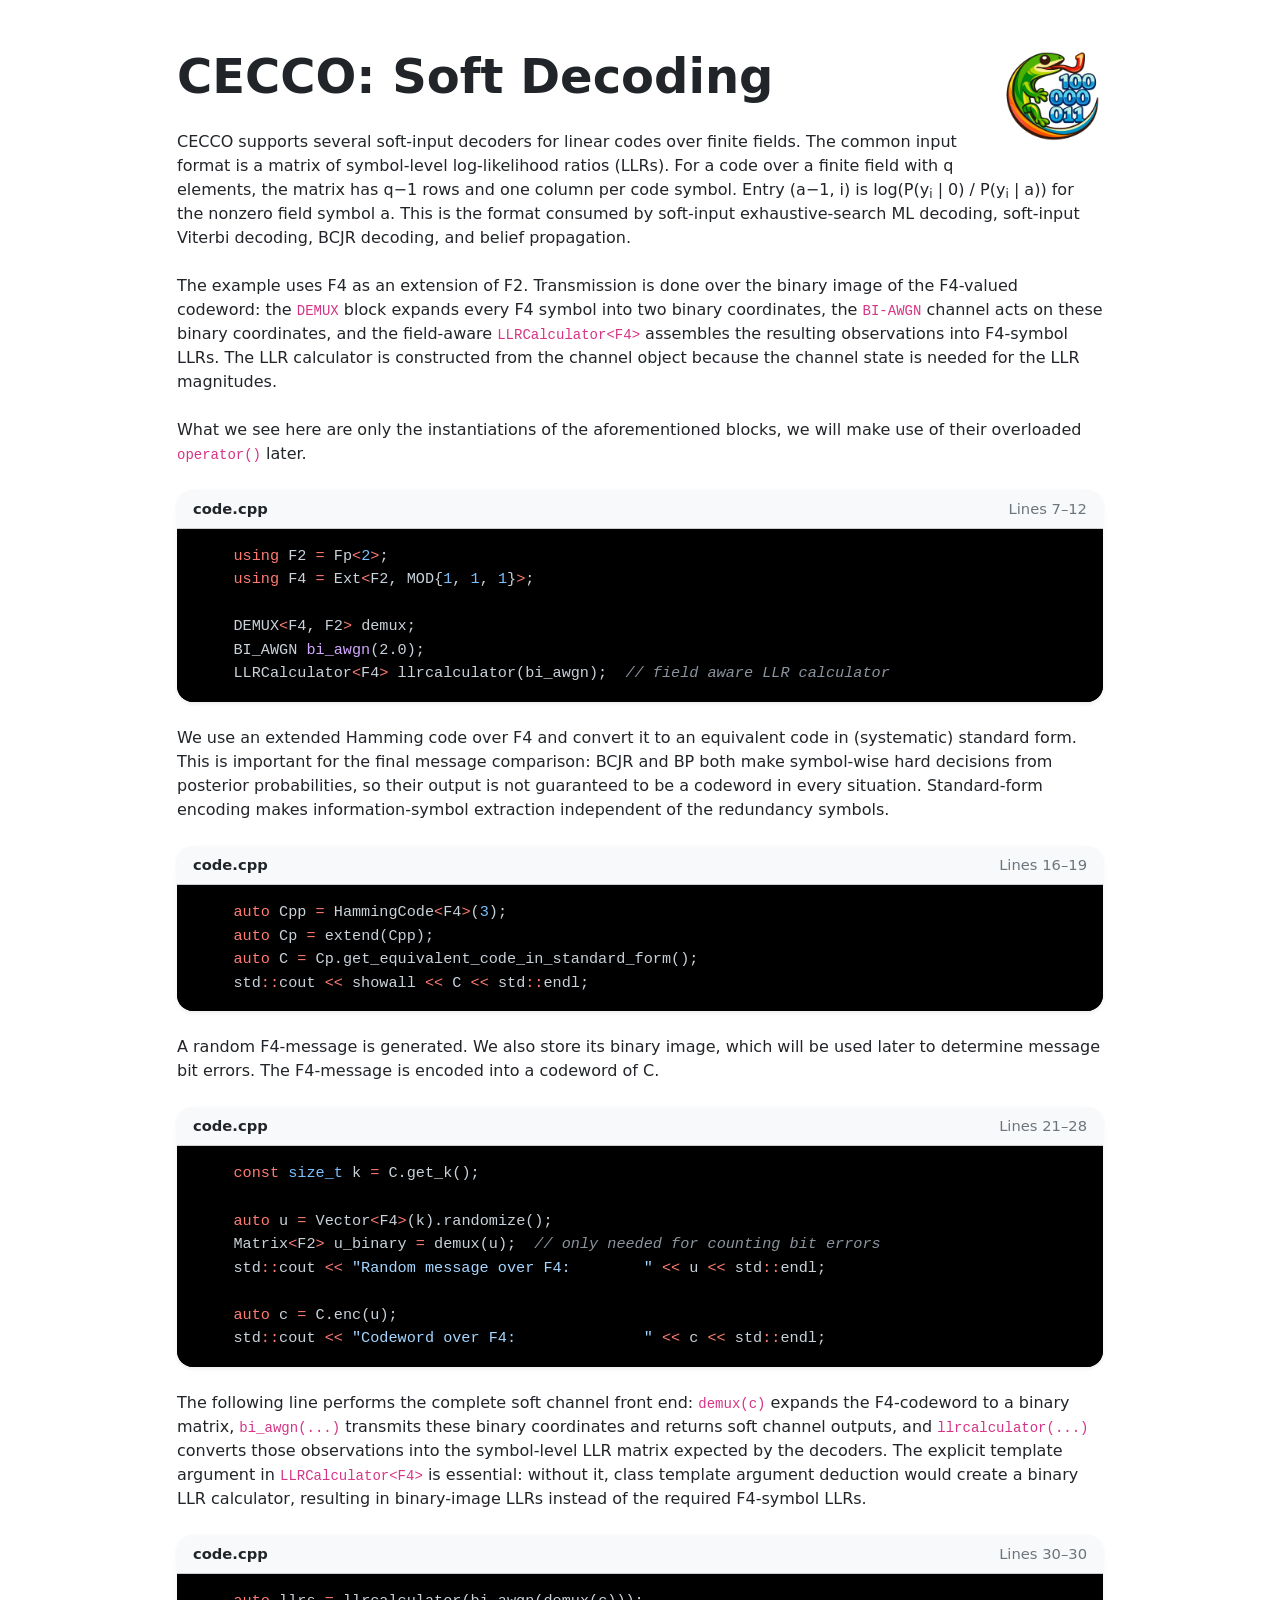
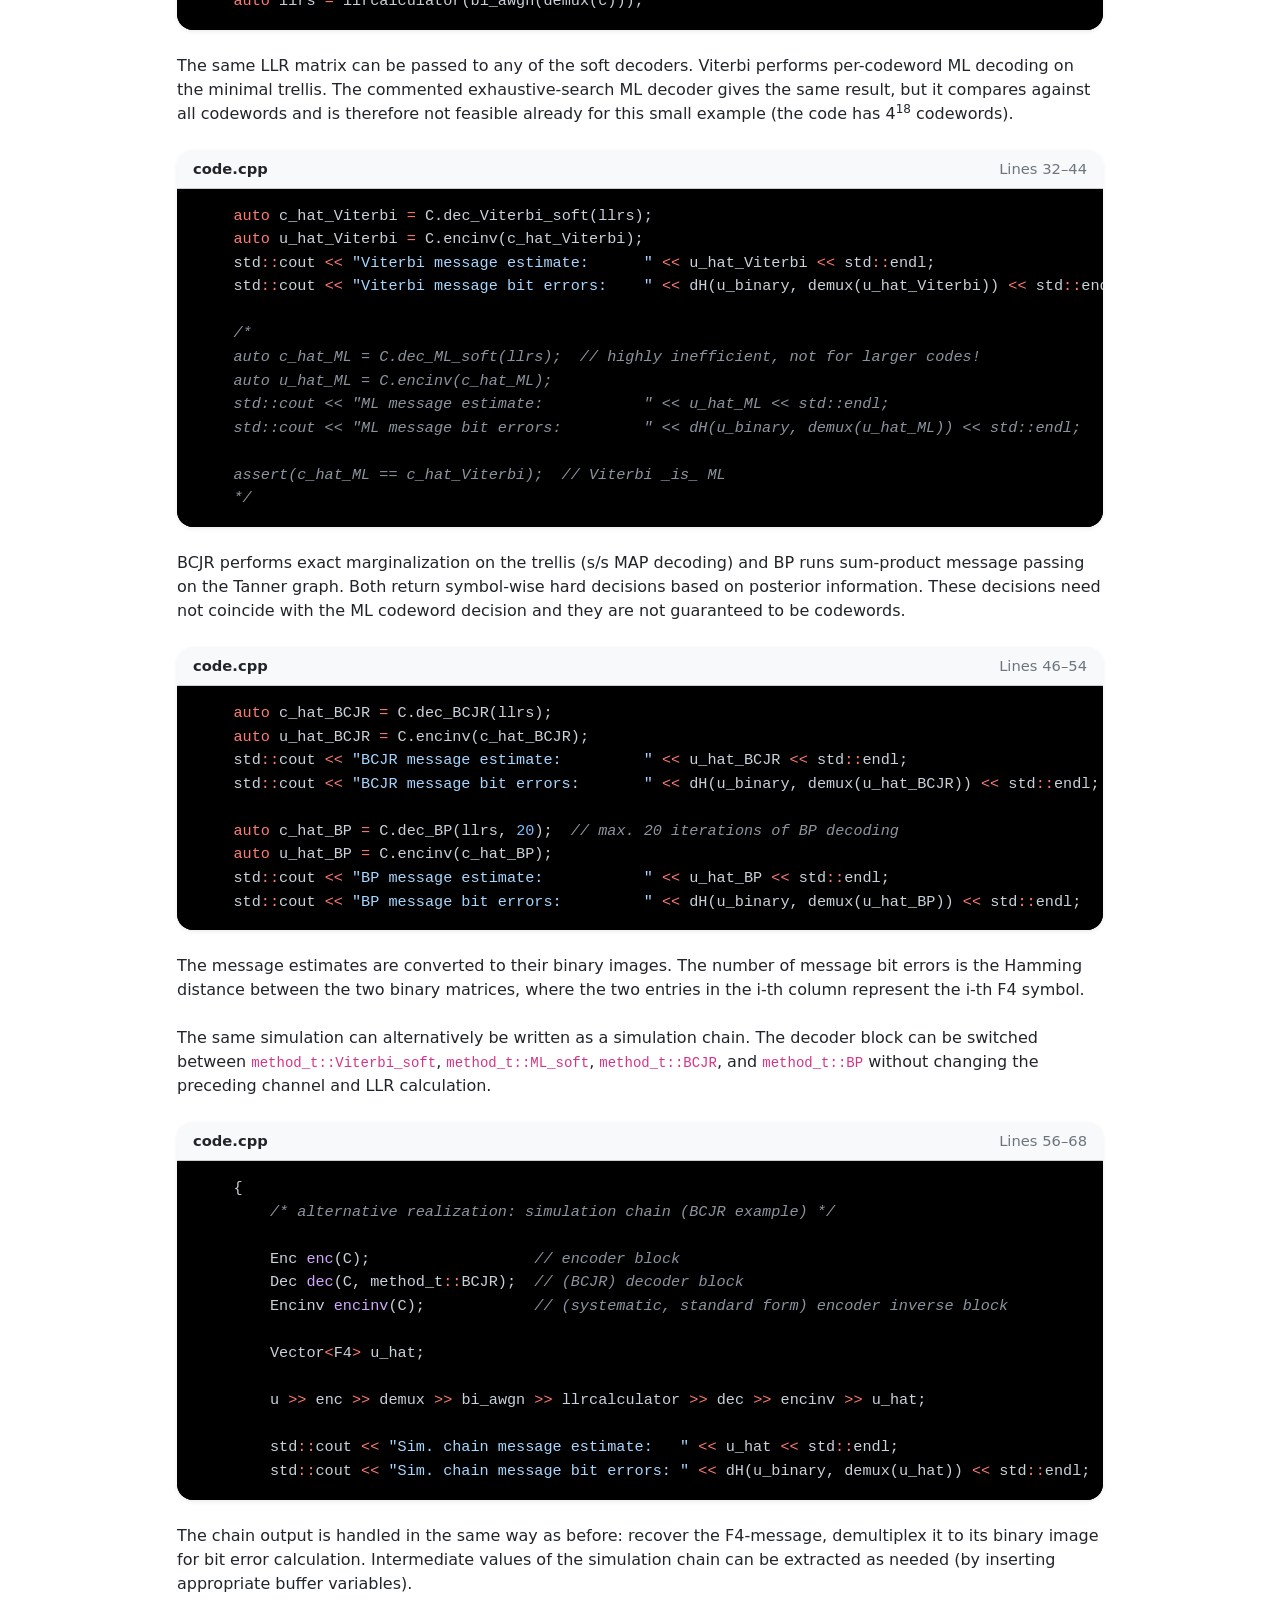
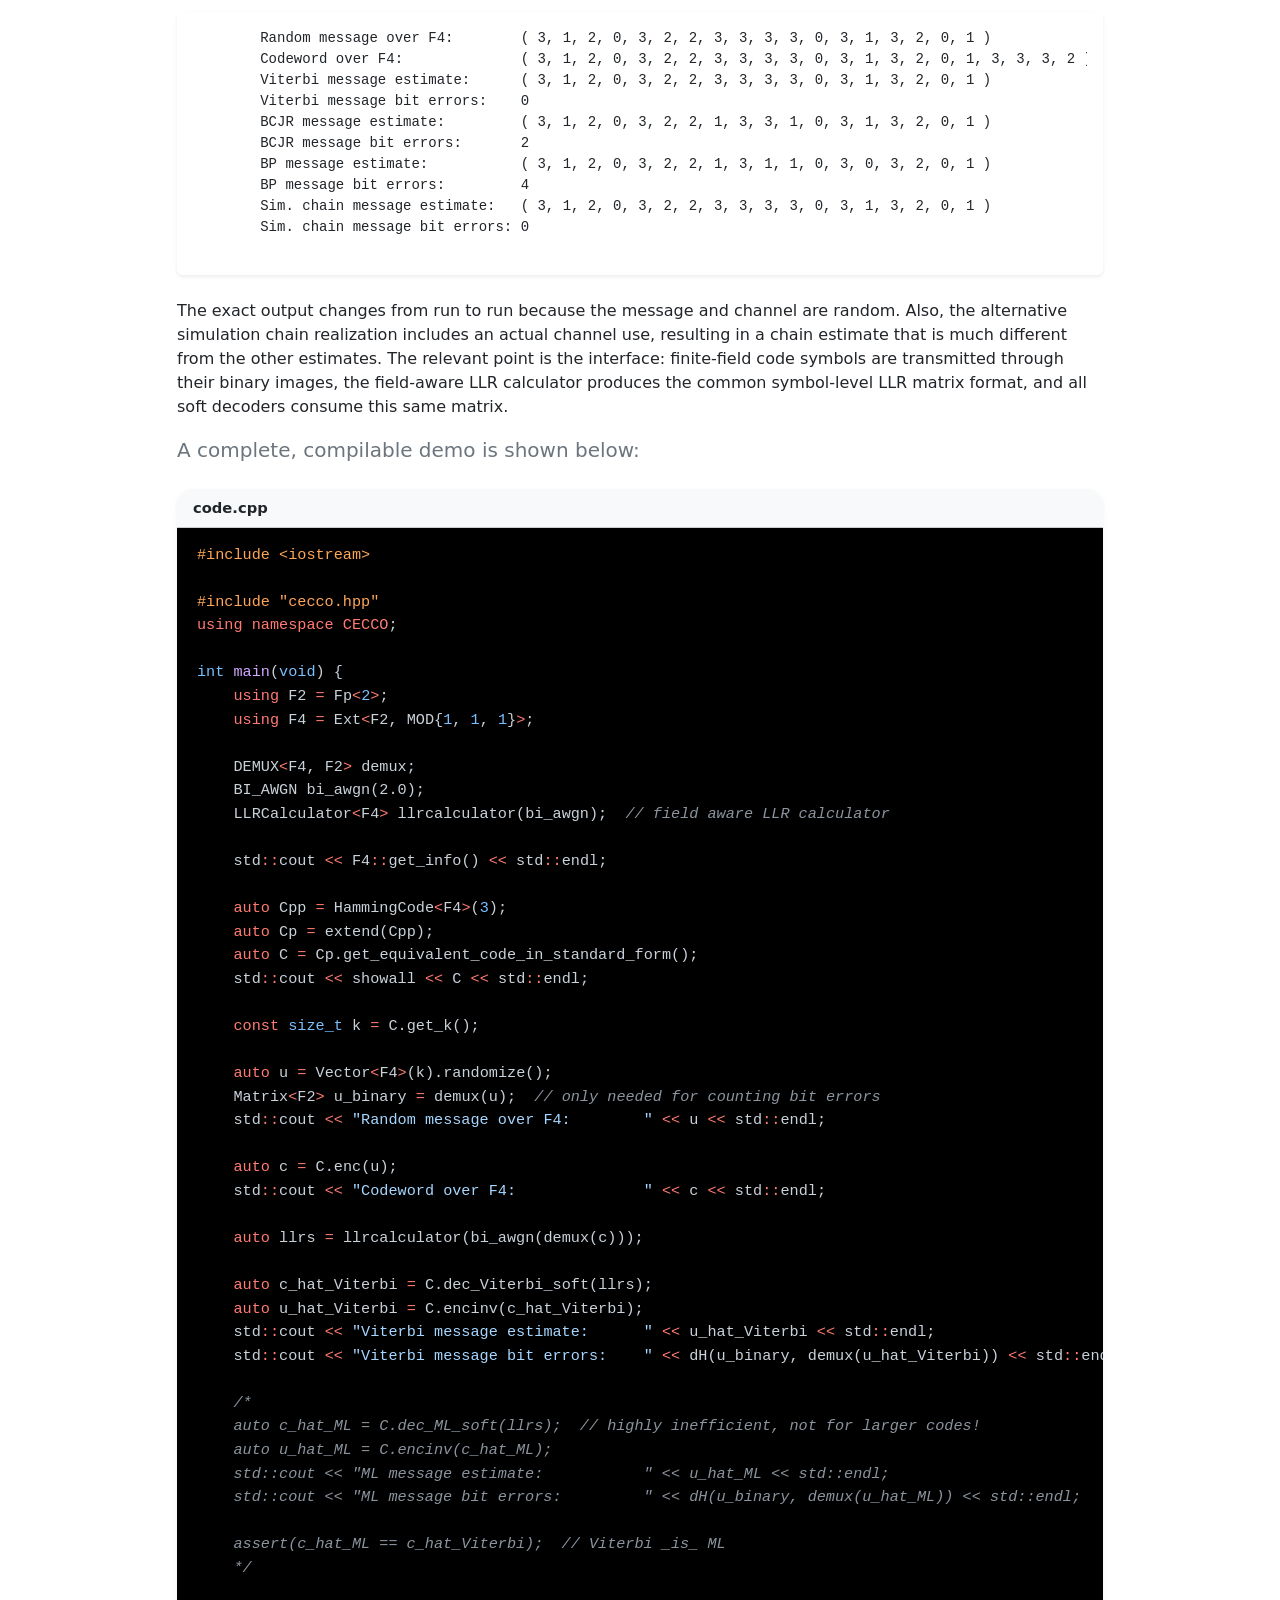
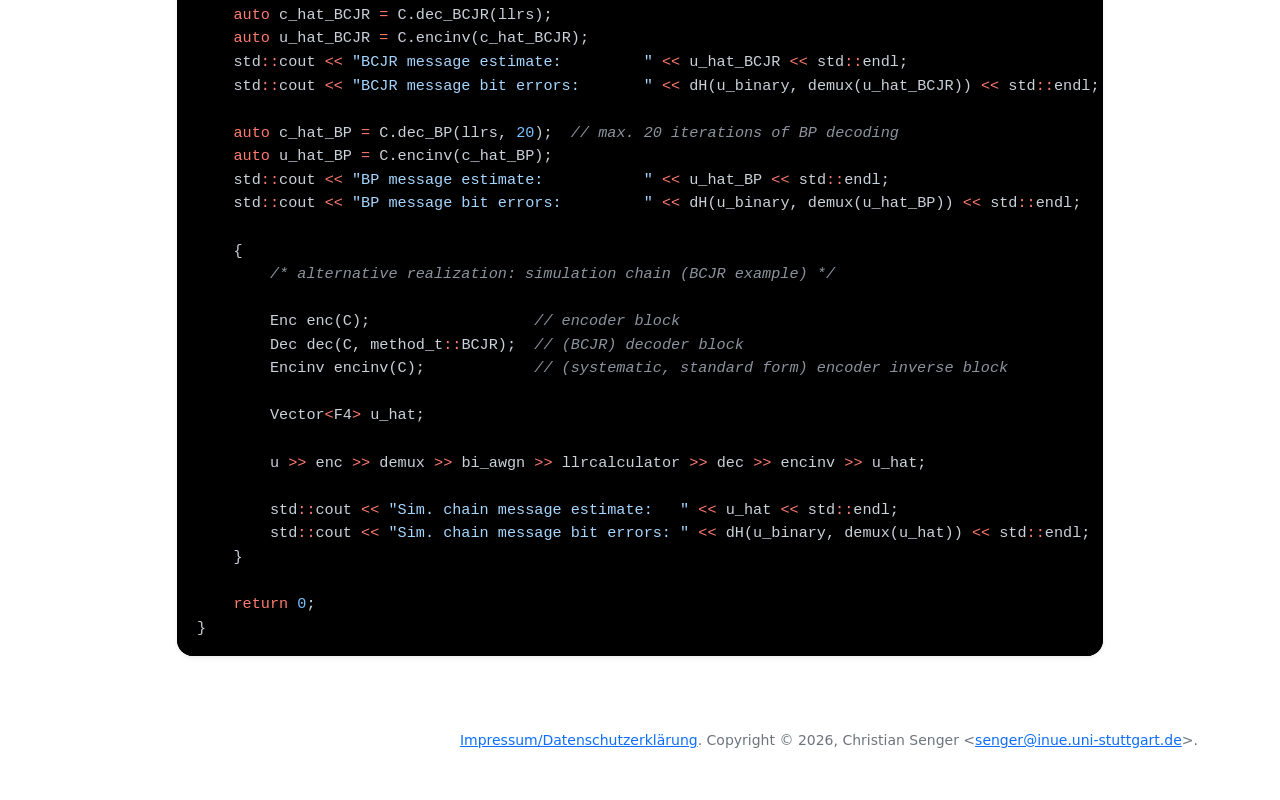
<file: demos/6_soft_decoding/index.html>
<!doctype html>
<html lang="en">

<head>
  <meta charset="utf-8">
  <meta name="viewport" content="width=device-width, initial-scale=1">
  <title>CECCO: Soft Decoding</title>

  <link href="https://cdn.jsdelivr.net/npm/bootstrap@5.3.3/dist/css/bootstrap.min.css" rel="stylesheet">
  <link href="../site.css" rel="stylesheet">
</head>

<body>
  <main class="container py-5">
    <div class="row justify-content-center">
      <div class="col-lg-11 col-xl-10">  
      <div class="page-logo-wrap">
  <a href="../index.html"><img src="../cecco.png" alt="Cecco logo" class="page-logo"></a>
</div>
<h1 class="display-5 fw-semibold mb-3">CECCO: Soft Decoding</h1>

        <p class="mt-4">
          CECCO supports several soft-input decoders for linear codes over finite fields. The common input format is a
          matrix of symbol-level log-likelihood ratios (LLRs). For a code over a finite field with q elements, the
          matrix has q−1 rows and one column per code symbol. Entry (a−1, i) is log(P(y<sub>i</sub> | 0) / P(y<sub>i</sub> | a))
          for the nonzero field symbol a. This is the format consumed by soft-input exhaustive-search ML decoding, soft-input Viterbi
          decoding, BCJR decoding, and belief propagation.
        </p>

        <p class="mt-4">
          The example uses F4 as an extension of F2. Transmission is done over the binary image of
          the F4-valued codeword: the <code>DEMUX</code> block expands every F4 symbol into two
          binary coordinates, the <code>BI-AWGN</code> channel acts on these binary coordinates, and the field-aware
          <code>LLRCalculator&lt;F4&gt;</code> assembles the resulting observations into F4-symbol LLRs.
          The LLR calculator is constructed from the channel object because the channel state is needed for
          the LLR magnitudes.
        </p>
        
        <p class="mt-4">
          What we see here are only the instantiations of the aforementioned blocks, we will make use of their overloaded <code>operator()</code> later.
        </p>

        <div class="card shadow-sm snippet-card my-4">
  <div class="card-header d-flex justify-content-between align-items-center">
    <span><strong>code.cpp</strong></span>
    <span class="text-secondary snippet-meta">Lines 7&ndash;12</span>
  </div>
  <div class="highlight"><pre><span></span><span class="w">    </span><span class="k">using</span><span class="w"> </span><span class="n">F2</span><span class="w"> </span><span class="o">=</span><span class="w"> </span><span class="n">Fp</span><span class="o">&lt;</span><span class="mi">2</span><span class="o">&gt;</span><span class="p">;</span>
<span class="w">    </span><span class="k">using</span><span class="w"> </span><span class="n">F4</span><span class="w"> </span><span class="o">=</span><span class="w"> </span><span class="n">Ext</span><span class="o">&lt;</span><span class="n">F2</span><span class="p">,</span><span class="w"> </span><span class="n">MOD</span><span class="p">{</span><span class="mi">1</span><span class="p">,</span><span class="w"> </span><span class="mi">1</span><span class="p">,</span><span class="w"> </span><span class="mi">1</span><span class="p">}</span><span class="o">&gt;</span><span class="p">;</span>

<span class="w">    </span><span class="n">DEMUX</span><span class="o">&lt;</span><span class="n">F4</span><span class="p">,</span><span class="w"> </span><span class="n">F2</span><span class="o">&gt;</span><span class="w"> </span><span class="n">demux</span><span class="p">;</span>
<span class="w">    </span><span class="n">BI_AWGN</span><span class="w"> </span><span class="nf">bi_awgn</span><span class="p">(</span><span class="mf">2.0</span><span class="p">);</span>
<span class="w">    </span><span class="n">LLRCalculator</span><span class="o">&lt;</span><span class="n">F4</span><span class="o">&gt;</span><span class="w"> </span><span class="n">llrcalculator</span><span class="p">(</span><span class="n">bi_awgn</span><span class="p">);</span><span class="w">  </span><span class="c1">// field aware LLR calculator</span>
</pre></div>

</div>

        <p class="mt-4">
          We use an extended Hamming code over F4 and convert it to an equivalent code in (systematic) standard form. This is
          important for the final message comparison: BCJR and BP both make symbol-wise hard decisions from posterior
          probabilities, so their output is not guaranteed to be a codeword in every situation. Standard-form
          encoding makes information-symbol extraction independent of the redundancy symbols.
        </p>

        <div class="card shadow-sm snippet-card my-4">
  <div class="card-header d-flex justify-content-between align-items-center">
    <span><strong>code.cpp</strong></span>
    <span class="text-secondary snippet-meta">Lines 16&ndash;19</span>
  </div>
  <div class="highlight"><pre><span></span><span class="w">    </span><span class="k">auto</span><span class="w"> </span><span class="n">Cpp</span><span class="w"> </span><span class="o">=</span><span class="w"> </span><span class="n">HammingCode</span><span class="o">&lt;</span><span class="n">F4</span><span class="o">&gt;</span><span class="p">(</span><span class="mi">3</span><span class="p">);</span>
<span class="w">    </span><span class="k">auto</span><span class="w"> </span><span class="n">Cp</span><span class="w"> </span><span class="o">=</span><span class="w"> </span><span class="n">extend</span><span class="p">(</span><span class="n">Cpp</span><span class="p">);</span>
<span class="w">    </span><span class="k">auto</span><span class="w"> </span><span class="n">C</span><span class="w"> </span><span class="o">=</span><span class="w"> </span><span class="n">Cp</span><span class="p">.</span><span class="n">get_equivalent_code_in_standard_form</span><span class="p">();</span>
<span class="w">    </span><span class="n">std</span><span class="o">::</span><span class="n">cout</span><span class="w"> </span><span class="o">&lt;&lt;</span><span class="w"> </span><span class="n">showall</span><span class="w"> </span><span class="o">&lt;&lt;</span><span class="w"> </span><span class="n">C</span><span class="w"> </span><span class="o">&lt;&lt;</span><span class="w"> </span><span class="n">std</span><span class="o">::</span><span class="n">endl</span><span class="p">;</span>
</pre></div>

</div>

        <p class="mt-4">
          A random F4-message is generated. We also store its binary image, which will be used later to determine
          message bit errors. The F4-message is encoded into a codeword of C.
        </p>

        <div class="card shadow-sm snippet-card my-4">
  <div class="card-header d-flex justify-content-between align-items-center">
    <span><strong>code.cpp</strong></span>
    <span class="text-secondary snippet-meta">Lines 21&ndash;28</span>
  </div>
  <div class="highlight"><pre><span></span><span class="w">    </span><span class="k">const</span><span class="w"> </span><span class="kt">size_t</span><span class="w"> </span><span class="n">k</span><span class="w"> </span><span class="o">=</span><span class="w"> </span><span class="n">C</span><span class="p">.</span><span class="n">get_k</span><span class="p">();</span>

<span class="w">    </span><span class="k">auto</span><span class="w"> </span><span class="n">u</span><span class="w"> </span><span class="o">=</span><span class="w"> </span><span class="n">Vector</span><span class="o">&lt;</span><span class="n">F4</span><span class="o">&gt;</span><span class="p">(</span><span class="n">k</span><span class="p">).</span><span class="n">randomize</span><span class="p">();</span>
<span class="w">    </span><span class="n">Matrix</span><span class="o">&lt;</span><span class="n">F2</span><span class="o">&gt;</span><span class="w"> </span><span class="n">u_binary</span><span class="w"> </span><span class="o">=</span><span class="w"> </span><span class="n">demux</span><span class="p">(</span><span class="n">u</span><span class="p">);</span><span class="w">  </span><span class="c1">// only needed for counting bit errors</span>
<span class="w">    </span><span class="n">std</span><span class="o">::</span><span class="n">cout</span><span class="w"> </span><span class="o">&lt;&lt;</span><span class="w"> </span><span class="s">&quot;Random message over F4:        &quot;</span><span class="w"> </span><span class="o">&lt;&lt;</span><span class="w"> </span><span class="n">u</span><span class="w"> </span><span class="o">&lt;&lt;</span><span class="w"> </span><span class="n">std</span><span class="o">::</span><span class="n">endl</span><span class="p">;</span>

<span class="w">    </span><span class="k">auto</span><span class="w"> </span><span class="n">c</span><span class="w"> </span><span class="o">=</span><span class="w"> </span><span class="n">C</span><span class="p">.</span><span class="n">enc</span><span class="p">(</span><span class="n">u</span><span class="p">);</span>
<span class="w">    </span><span class="n">std</span><span class="o">::</span><span class="n">cout</span><span class="w"> </span><span class="o">&lt;&lt;</span><span class="w"> </span><span class="s">&quot;Codeword over F4:              &quot;</span><span class="w"> </span><span class="o">&lt;&lt;</span><span class="w"> </span><span class="n">c</span><span class="w"> </span><span class="o">&lt;&lt;</span><span class="w"> </span><span class="n">std</span><span class="o">::</span><span class="n">endl</span><span class="p">;</span>
</pre></div>

</div>

        <p class="mt-4">
          The following line performs the complete soft channel front end:
          <code>demux(c)</code> expands the F4-codeword to a binary matrix, <code>bi_awgn(...)</code> transmits these
          binary coordinates and returns soft channel outputs, and <code>llrcalculator(...)</code> converts those
          observations into the symbol-level LLR matrix expected by the decoders. The explicit template argument in
          <code>LLRCalculator&lt;F4&gt;</code> is essential: without it, class template argument deduction would create a
          binary LLR calculator, resulting in binary-image LLRs instead of the required F4-symbol LLRs.
        </p>

        <div class="card shadow-sm snippet-card my-4">
  <div class="card-header d-flex justify-content-between align-items-center">
    <span><strong>code.cpp</strong></span>
    <span class="text-secondary snippet-meta">Lines 30&ndash;30</span>
  </div>
  <div class="highlight"><pre><span></span><span class="w">    </span><span class="k">auto</span><span class="w"> </span><span class="n">llrs</span><span class="w"> </span><span class="o">=</span><span class="w"> </span><span class="n">llrcalculator</span><span class="p">(</span><span class="n">bi_awgn</span><span class="p">(</span><span class="n">demux</span><span class="p">(</span><span class="n">c</span><span class="p">)));</span>
</pre></div>

</div>

        <p class="mt-4">
          The same LLR matrix can be passed to any of the soft decoders. Viterbi performs per-codeword ML decoding on the
          minimal trellis. The commented exhaustive-search ML decoder gives the same result, but it compares against all
          codewords and is therefore not feasible already for this small example (the code has 4<sup>18</sup> codewords).
        </p>

        <div class="card shadow-sm snippet-card my-4">
  <div class="card-header d-flex justify-content-between align-items-center">
    <span><strong>code.cpp</strong></span>
    <span class="text-secondary snippet-meta">Lines 32&ndash;44</span>
  </div>
  <div class="highlight"><pre><span></span><span class="w">    </span><span class="k">auto</span><span class="w"> </span><span class="n">c_hat_Viterbi</span><span class="w"> </span><span class="o">=</span><span class="w"> </span><span class="n">C</span><span class="p">.</span><span class="n">dec_Viterbi_soft</span><span class="p">(</span><span class="n">llrs</span><span class="p">);</span>
<span class="w">    </span><span class="k">auto</span><span class="w"> </span><span class="n">u_hat_Viterbi</span><span class="w"> </span><span class="o">=</span><span class="w"> </span><span class="n">C</span><span class="p">.</span><span class="n">encinv</span><span class="p">(</span><span class="n">c_hat_Viterbi</span><span class="p">);</span>
<span class="w">    </span><span class="n">std</span><span class="o">::</span><span class="n">cout</span><span class="w"> </span><span class="o">&lt;&lt;</span><span class="w"> </span><span class="s">&quot;Viterbi message estimate:      &quot;</span><span class="w"> </span><span class="o">&lt;&lt;</span><span class="w"> </span><span class="n">u_hat_Viterbi</span><span class="w"> </span><span class="o">&lt;&lt;</span><span class="w"> </span><span class="n">std</span><span class="o">::</span><span class="n">endl</span><span class="p">;</span>
<span class="w">    </span><span class="n">std</span><span class="o">::</span><span class="n">cout</span><span class="w"> </span><span class="o">&lt;&lt;</span><span class="w"> </span><span class="s">&quot;Viterbi message bit errors:    &quot;</span><span class="w"> </span><span class="o">&lt;&lt;</span><span class="w"> </span><span class="n">dH</span><span class="p">(</span><span class="n">u_binary</span><span class="p">,</span><span class="w"> </span><span class="n">demux</span><span class="p">(</span><span class="n">u_hat_Viterbi</span><span class="p">))</span><span class="w"> </span><span class="o">&lt;&lt;</span><span class="w"> </span><span class="n">std</span><span class="o">::</span><span class="n">endl</span><span class="p">;</span>

<span class="w">    </span><span class="cm">/*</span>
<span class="cm">    auto c_hat_ML = C.dec_ML_soft(llrs);  // highly inefficient, not for larger codes!</span>
<span class="cm">    auto u_hat_ML = C.encinv(c_hat_ML);</span>
<span class="cm">    std::cout &lt;&lt; &quot;ML message estimate:           &quot; &lt;&lt; u_hat_ML &lt;&lt; std::endl;</span>
<span class="cm">    std::cout &lt;&lt; &quot;ML message bit errors:         &quot; &lt;&lt; dH(u_binary, demux(u_hat_ML)) &lt;&lt; std::endl;</span>

<span class="cm">    assert(c_hat_ML == c_hat_Viterbi);  // Viterbi _is_ ML</span>
<span class="cm">    */</span>
</pre></div>

</div>

        <p class="mt-4">
          BCJR performs exact marginalization on the trellis (s/s MAP decoding) and BP runs sum-product message passing on the Tanner graph.
          Both return symbol-wise hard decisions based on posterior information. These decisions need not coincide with the ML codeword decision and they are not guaranteed to be codewords.
        </p>

        <div class="card shadow-sm snippet-card my-4">
  <div class="card-header d-flex justify-content-between align-items-center">
    <span><strong>code.cpp</strong></span>
    <span class="text-secondary snippet-meta">Lines 46&ndash;54</span>
  </div>
  <div class="highlight"><pre><span></span><span class="w">    </span><span class="k">auto</span><span class="w"> </span><span class="n">c_hat_BCJR</span><span class="w"> </span><span class="o">=</span><span class="w"> </span><span class="n">C</span><span class="p">.</span><span class="n">dec_BCJR</span><span class="p">(</span><span class="n">llrs</span><span class="p">);</span>
<span class="w">    </span><span class="k">auto</span><span class="w"> </span><span class="n">u_hat_BCJR</span><span class="w"> </span><span class="o">=</span><span class="w"> </span><span class="n">C</span><span class="p">.</span><span class="n">encinv</span><span class="p">(</span><span class="n">c_hat_BCJR</span><span class="p">);</span>
<span class="w">    </span><span class="n">std</span><span class="o">::</span><span class="n">cout</span><span class="w"> </span><span class="o">&lt;&lt;</span><span class="w"> </span><span class="s">&quot;BCJR message estimate:         &quot;</span><span class="w"> </span><span class="o">&lt;&lt;</span><span class="w"> </span><span class="n">u_hat_BCJR</span><span class="w"> </span><span class="o">&lt;&lt;</span><span class="w"> </span><span class="n">std</span><span class="o">::</span><span class="n">endl</span><span class="p">;</span>
<span class="w">    </span><span class="n">std</span><span class="o">::</span><span class="n">cout</span><span class="w"> </span><span class="o">&lt;&lt;</span><span class="w"> </span><span class="s">&quot;BCJR message bit errors:       &quot;</span><span class="w"> </span><span class="o">&lt;&lt;</span><span class="w"> </span><span class="n">dH</span><span class="p">(</span><span class="n">u_binary</span><span class="p">,</span><span class="w"> </span><span class="n">demux</span><span class="p">(</span><span class="n">u_hat_BCJR</span><span class="p">))</span><span class="w"> </span><span class="o">&lt;&lt;</span><span class="w"> </span><span class="n">std</span><span class="o">::</span><span class="n">endl</span><span class="p">;</span>

<span class="w">    </span><span class="k">auto</span><span class="w"> </span><span class="n">c_hat_BP</span><span class="w"> </span><span class="o">=</span><span class="w"> </span><span class="n">C</span><span class="p">.</span><span class="n">dec_BP</span><span class="p">(</span><span class="n">llrs</span><span class="p">,</span><span class="w"> </span><span class="mi">20</span><span class="p">);</span><span class="w">  </span><span class="c1">// max. 20 iterations of BP decoding</span>
<span class="w">    </span><span class="k">auto</span><span class="w"> </span><span class="n">u_hat_BP</span><span class="w"> </span><span class="o">=</span><span class="w"> </span><span class="n">C</span><span class="p">.</span><span class="n">encinv</span><span class="p">(</span><span class="n">c_hat_BP</span><span class="p">);</span>
<span class="w">    </span><span class="n">std</span><span class="o">::</span><span class="n">cout</span><span class="w"> </span><span class="o">&lt;&lt;</span><span class="w"> </span><span class="s">&quot;BP message estimate:           &quot;</span><span class="w"> </span><span class="o">&lt;&lt;</span><span class="w"> </span><span class="n">u_hat_BP</span><span class="w"> </span><span class="o">&lt;&lt;</span><span class="w"> </span><span class="n">std</span><span class="o">::</span><span class="n">endl</span><span class="p">;</span>
<span class="w">    </span><span class="n">std</span><span class="o">::</span><span class="n">cout</span><span class="w"> </span><span class="o">&lt;&lt;</span><span class="w"> </span><span class="s">&quot;BP message bit errors:         &quot;</span><span class="w"> </span><span class="o">&lt;&lt;</span><span class="w"> </span><span class="n">dH</span><span class="p">(</span><span class="n">u_binary</span><span class="p">,</span><span class="w"> </span><span class="n">demux</span><span class="p">(</span><span class="n">u_hat_BP</span><span class="p">))</span><span class="w"> </span><span class="o">&lt;&lt;</span><span class="w"> </span><span class="n">std</span><span class="o">::</span><span class="n">endl</span><span class="p">;</span>
</pre></div>

</div>

        <p class="mt-4">
          The message estimates are converted to their binary images. The number of message bit errors is the Hamming
          distance between the two binary matrices, where the two entries in the i-th column represent the i-th F4 symbol.
        </p>

        <p class="mt-4">
          The same simulation can alternatively be written as a simulation chain. The decoder block can be switched between
          <code>method_t::Viterbi_soft</code>, <code>method_t::ML_soft</code>, <code>method_t::BCJR</code>, and <code>method_t::BP</code> without
          changing the preceding channel and LLR calculation.
        </p>

        <div class="card shadow-sm snippet-card my-4">
  <div class="card-header d-flex justify-content-between align-items-center">
    <span><strong>code.cpp</strong></span>
    <span class="text-secondary snippet-meta">Lines 56&ndash;68</span>
  </div>
  <div class="highlight"><pre><span></span><span class="w">    </span><span class="p">{</span>
<span class="w">        </span><span class="cm">/* alternative realization: simulation chain (BCJR example) */</span>

<span class="w">        </span><span class="n">Enc</span><span class="w"> </span><span class="nf">enc</span><span class="p">(</span><span class="n">C</span><span class="p">);</span><span class="w">                  </span><span class="c1">// encoder block</span>
<span class="w">        </span><span class="n">Dec</span><span class="w"> </span><span class="nf">dec</span><span class="p">(</span><span class="n">C</span><span class="p">,</span><span class="w"> </span><span class="n">method_t</span><span class="o">::</span><span class="n">BCJR</span><span class="p">);</span><span class="w">  </span><span class="c1">// (BCJR) decoder block</span>
<span class="w">        </span><span class="n">Encinv</span><span class="w"> </span><span class="nf">encinv</span><span class="p">(</span><span class="n">C</span><span class="p">);</span><span class="w">            </span><span class="c1">// (systematic, standard form) encoder inverse block</span>

<span class="w">        </span><span class="n">Vector</span><span class="o">&lt;</span><span class="n">F4</span><span class="o">&gt;</span><span class="w"> </span><span class="n">u_hat</span><span class="p">;</span>

<span class="w">        </span><span class="n">u</span><span class="w"> </span><span class="o">&gt;&gt;</span><span class="w"> </span><span class="n">enc</span><span class="w"> </span><span class="o">&gt;&gt;</span><span class="w"> </span><span class="n">demux</span><span class="w"> </span><span class="o">&gt;&gt;</span><span class="w"> </span><span class="n">bi_awgn</span><span class="w"> </span><span class="o">&gt;&gt;</span><span class="w"> </span><span class="n">llrcalculator</span><span class="w"> </span><span class="o">&gt;&gt;</span><span class="w"> </span><span class="n">dec</span><span class="w"> </span><span class="o">&gt;&gt;</span><span class="w"> </span><span class="n">encinv</span><span class="w"> </span><span class="o">&gt;&gt;</span><span class="w"> </span><span class="n">u_hat</span><span class="p">;</span>

<span class="w">        </span><span class="n">std</span><span class="o">::</span><span class="n">cout</span><span class="w"> </span><span class="o">&lt;&lt;</span><span class="w"> </span><span class="s">&quot;Sim. chain message estimate:   &quot;</span><span class="w"> </span><span class="o">&lt;&lt;</span><span class="w"> </span><span class="n">u_hat</span><span class="w"> </span><span class="o">&lt;&lt;</span><span class="w"> </span><span class="n">std</span><span class="o">::</span><span class="n">endl</span><span class="p">;</span>
<span class="w">        </span><span class="n">std</span><span class="o">::</span><span class="n">cout</span><span class="w"> </span><span class="o">&lt;&lt;</span><span class="w"> </span><span class="s">&quot;Sim. chain message bit errors: &quot;</span><span class="w"> </span><span class="o">&lt;&lt;</span><span class="w"> </span><span class="n">dH</span><span class="p">(</span><span class="n">u_binary</span><span class="p">,</span><span class="w"> </span><span class="n">demux</span><span class="p">(</span><span class="n">u_hat</span><span class="p">))</span><span class="w"> </span><span class="o">&lt;&lt;</span><span class="w"> </span><span class="n">std</span><span class="o">::</span><span class="n">endl</span><span class="p">;</span>
</pre></div>

</div>

        <p class="mt-4">
          The chain output is handled in the same way as before: recover the F4-message, demultiplex it to its binary image for bit
          error calculation. Intermediate values of the simulation chain can be extracted as needed (by inserting appropriate buffer variables).
        </p>

        <div class="card shadow-sm border-0 mb-4">
          <div class="card-body">
            <pre>
	Random message over F4:        ( 3, 1, 2, 0, 3, 2, 2, 3, 3, 3, 3, 0, 3, 1, 3, 2, 0, 1 )
	Codeword over F4:              ( 3, 1, 2, 0, 3, 2, 2, 3, 3, 3, 3, 0, 3, 1, 3, 2, 0, 1, 3, 3, 3, 2 )
	Viterbi message estimate:      ( 3, 1, 2, 0, 3, 2, 2, 3, 3, 3, 3, 0, 3, 1, 3, 2, 0, 1 )
	Viterbi message bit errors:    0
	BCJR message estimate:         ( 3, 1, 2, 0, 3, 2, 2, 1, 3, 3, 1, 0, 3, 1, 3, 2, 0, 1 )
	BCJR message bit errors:       2
	BP message estimate:           ( 3, 1, 2, 0, 3, 2, 2, 1, 3, 1, 1, 0, 3, 0, 3, 2, 0, 1 )
	BP message bit errors:         4
	Sim. chain message estimate:   ( 3, 1, 2, 0, 3, 2, 2, 3, 3, 3, 3, 0, 3, 1, 3, 2, 0, 1 )
	Sim. chain message bit errors: 0
            </pre>
          </div>
        </div>

        <p class="mt-4">
          The exact output changes from run to run because the message and channel are random. Also, the alternative simulation chain realization includes an actual channel use, resulting in a chain estimate that is much different from the other estimates. The relevant point is the
          interface: finite-field code symbols are transmitted through their binary images, the field-aware LLR calculator produces
          the common symbol-level LLR matrix format, and all soft decoders consume this same matrix.
        </p>

        <p class="lead text-secondary mb-4">
          A complete, compilable demo is shown below:
        </p>

        <div class="card shadow-sm snippet-card my-4">
  <div class="card-header d-flex justify-content-between align-items-center">
    <span><strong>code.cpp</strong></span>
    
  </div>
  <div class="highlight"><pre><span></span><span class="cp">#include</span><span class="w"> </span><span class="cpf">&lt;iostream&gt;</span>

<span class="cp">#include</span><span class="w"> </span><span class="cpf">&quot;cecco.hpp&quot;</span>
<span class="k">using</span><span class="w"> </span><span class="k">namespace</span><span class="w"> </span><span class="nn">CECCO</span><span class="p">;</span>

<span class="kt">int</span><span class="w"> </span><span class="nf">main</span><span class="p">(</span><span class="kt">void</span><span class="p">)</span><span class="w"> </span><span class="p">{</span>
<span class="w">    </span><span class="k">using</span><span class="w"> </span><span class="n">F2</span><span class="w"> </span><span class="o">=</span><span class="w"> </span><span class="n">Fp</span><span class="o">&lt;</span><span class="mi">2</span><span class="o">&gt;</span><span class="p">;</span>
<span class="w">    </span><span class="k">using</span><span class="w"> </span><span class="n">F4</span><span class="w"> </span><span class="o">=</span><span class="w"> </span><span class="n">Ext</span><span class="o">&lt;</span><span class="n">F2</span><span class="p">,</span><span class="w"> </span><span class="n">MOD</span><span class="p">{</span><span class="mi">1</span><span class="p">,</span><span class="w"> </span><span class="mi">1</span><span class="p">,</span><span class="w"> </span><span class="mi">1</span><span class="p">}</span><span class="o">&gt;</span><span class="p">;</span>

<span class="w">    </span><span class="n">DEMUX</span><span class="o">&lt;</span><span class="n">F4</span><span class="p">,</span><span class="w"> </span><span class="n">F2</span><span class="o">&gt;</span><span class="w"> </span><span class="n">demux</span><span class="p">;</span>
<span class="w">    </span><span class="n">BI_AWGN</span><span class="w"> </span><span class="n">bi_awgn</span><span class="p">(</span><span class="mf">2.0</span><span class="p">);</span>
<span class="w">    </span><span class="n">LLRCalculator</span><span class="o">&lt;</span><span class="n">F4</span><span class="o">&gt;</span><span class="w"> </span><span class="n">llrcalculator</span><span class="p">(</span><span class="n">bi_awgn</span><span class="p">);</span><span class="w">  </span><span class="c1">// field aware LLR calculator</span>

<span class="w">    </span><span class="n">std</span><span class="o">::</span><span class="n">cout</span><span class="w"> </span><span class="o">&lt;&lt;</span><span class="w"> </span><span class="n">F4</span><span class="o">::</span><span class="n">get_info</span><span class="p">()</span><span class="w"> </span><span class="o">&lt;&lt;</span><span class="w"> </span><span class="n">std</span><span class="o">::</span><span class="n">endl</span><span class="p">;</span>

<span class="w">    </span><span class="k">auto</span><span class="w"> </span><span class="n">Cpp</span><span class="w"> </span><span class="o">=</span><span class="w"> </span><span class="n">HammingCode</span><span class="o">&lt;</span><span class="n">F4</span><span class="o">&gt;</span><span class="p">(</span><span class="mi">3</span><span class="p">);</span>
<span class="w">    </span><span class="k">auto</span><span class="w"> </span><span class="n">Cp</span><span class="w"> </span><span class="o">=</span><span class="w"> </span><span class="n">extend</span><span class="p">(</span><span class="n">Cpp</span><span class="p">);</span>
<span class="w">    </span><span class="k">auto</span><span class="w"> </span><span class="n">C</span><span class="w"> </span><span class="o">=</span><span class="w"> </span><span class="n">Cp</span><span class="p">.</span><span class="n">get_equivalent_code_in_standard_form</span><span class="p">();</span>
<span class="w">    </span><span class="n">std</span><span class="o">::</span><span class="n">cout</span><span class="w"> </span><span class="o">&lt;&lt;</span><span class="w"> </span><span class="n">showall</span><span class="w"> </span><span class="o">&lt;&lt;</span><span class="w"> </span><span class="n">C</span><span class="w"> </span><span class="o">&lt;&lt;</span><span class="w"> </span><span class="n">std</span><span class="o">::</span><span class="n">endl</span><span class="p">;</span>

<span class="w">    </span><span class="k">const</span><span class="w"> </span><span class="kt">size_t</span><span class="w"> </span><span class="n">k</span><span class="w"> </span><span class="o">=</span><span class="w"> </span><span class="n">C</span><span class="p">.</span><span class="n">get_k</span><span class="p">();</span>

<span class="w">    </span><span class="k">auto</span><span class="w"> </span><span class="n">u</span><span class="w"> </span><span class="o">=</span><span class="w"> </span><span class="n">Vector</span><span class="o">&lt;</span><span class="n">F4</span><span class="o">&gt;</span><span class="p">(</span><span class="n">k</span><span class="p">).</span><span class="n">randomize</span><span class="p">();</span>
<span class="w">    </span><span class="n">Matrix</span><span class="o">&lt;</span><span class="n">F2</span><span class="o">&gt;</span><span class="w"> </span><span class="n">u_binary</span><span class="w"> </span><span class="o">=</span><span class="w"> </span><span class="n">demux</span><span class="p">(</span><span class="n">u</span><span class="p">);</span><span class="w">  </span><span class="c1">// only needed for counting bit errors</span>
<span class="w">    </span><span class="n">std</span><span class="o">::</span><span class="n">cout</span><span class="w"> </span><span class="o">&lt;&lt;</span><span class="w"> </span><span class="s">&quot;Random message over F4:        &quot;</span><span class="w"> </span><span class="o">&lt;&lt;</span><span class="w"> </span><span class="n">u</span><span class="w"> </span><span class="o">&lt;&lt;</span><span class="w"> </span><span class="n">std</span><span class="o">::</span><span class="n">endl</span><span class="p">;</span>

<span class="w">    </span><span class="k">auto</span><span class="w"> </span><span class="n">c</span><span class="w"> </span><span class="o">=</span><span class="w"> </span><span class="n">C</span><span class="p">.</span><span class="n">enc</span><span class="p">(</span><span class="n">u</span><span class="p">);</span>
<span class="w">    </span><span class="n">std</span><span class="o">::</span><span class="n">cout</span><span class="w"> </span><span class="o">&lt;&lt;</span><span class="w"> </span><span class="s">&quot;Codeword over F4:              &quot;</span><span class="w"> </span><span class="o">&lt;&lt;</span><span class="w"> </span><span class="n">c</span><span class="w"> </span><span class="o">&lt;&lt;</span><span class="w"> </span><span class="n">std</span><span class="o">::</span><span class="n">endl</span><span class="p">;</span>

<span class="w">    </span><span class="k">auto</span><span class="w"> </span><span class="n">llrs</span><span class="w"> </span><span class="o">=</span><span class="w"> </span><span class="n">llrcalculator</span><span class="p">(</span><span class="n">bi_awgn</span><span class="p">(</span><span class="n">demux</span><span class="p">(</span><span class="n">c</span><span class="p">)));</span>

<span class="w">    </span><span class="k">auto</span><span class="w"> </span><span class="n">c_hat_Viterbi</span><span class="w"> </span><span class="o">=</span><span class="w"> </span><span class="n">C</span><span class="p">.</span><span class="n">dec_Viterbi_soft</span><span class="p">(</span><span class="n">llrs</span><span class="p">);</span>
<span class="w">    </span><span class="k">auto</span><span class="w"> </span><span class="n">u_hat_Viterbi</span><span class="w"> </span><span class="o">=</span><span class="w"> </span><span class="n">C</span><span class="p">.</span><span class="n">encinv</span><span class="p">(</span><span class="n">c_hat_Viterbi</span><span class="p">);</span>
<span class="w">    </span><span class="n">std</span><span class="o">::</span><span class="n">cout</span><span class="w"> </span><span class="o">&lt;&lt;</span><span class="w"> </span><span class="s">&quot;Viterbi message estimate:      &quot;</span><span class="w"> </span><span class="o">&lt;&lt;</span><span class="w"> </span><span class="n">u_hat_Viterbi</span><span class="w"> </span><span class="o">&lt;&lt;</span><span class="w"> </span><span class="n">std</span><span class="o">::</span><span class="n">endl</span><span class="p">;</span>
<span class="w">    </span><span class="n">std</span><span class="o">::</span><span class="n">cout</span><span class="w"> </span><span class="o">&lt;&lt;</span><span class="w"> </span><span class="s">&quot;Viterbi message bit errors:    &quot;</span><span class="w"> </span><span class="o">&lt;&lt;</span><span class="w"> </span><span class="n">dH</span><span class="p">(</span><span class="n">u_binary</span><span class="p">,</span><span class="w"> </span><span class="n">demux</span><span class="p">(</span><span class="n">u_hat_Viterbi</span><span class="p">))</span><span class="w"> </span><span class="o">&lt;&lt;</span><span class="w"> </span><span class="n">std</span><span class="o">::</span><span class="n">endl</span><span class="p">;</span>

<span class="w">    </span><span class="cm">/*</span>
<span class="cm">    auto c_hat_ML = C.dec_ML_soft(llrs);  // highly inefficient, not for larger codes!</span>
<span class="cm">    auto u_hat_ML = C.encinv(c_hat_ML);</span>
<span class="cm">    std::cout &lt;&lt; &quot;ML message estimate:           &quot; &lt;&lt; u_hat_ML &lt;&lt; std::endl;</span>
<span class="cm">    std::cout &lt;&lt; &quot;ML message bit errors:         &quot; &lt;&lt; dH(u_binary, demux(u_hat_ML)) &lt;&lt; std::endl;</span>

<span class="cm">    assert(c_hat_ML == c_hat_Viterbi);  // Viterbi _is_ ML</span>
<span class="cm">    */</span>

<span class="w">    </span><span class="k">auto</span><span class="w"> </span><span class="n">c_hat_BCJR</span><span class="w"> </span><span class="o">=</span><span class="w"> </span><span class="n">C</span><span class="p">.</span><span class="n">dec_BCJR</span><span class="p">(</span><span class="n">llrs</span><span class="p">);</span>
<span class="w">    </span><span class="k">auto</span><span class="w"> </span><span class="n">u_hat_BCJR</span><span class="w"> </span><span class="o">=</span><span class="w"> </span><span class="n">C</span><span class="p">.</span><span class="n">encinv</span><span class="p">(</span><span class="n">c_hat_BCJR</span><span class="p">);</span>
<span class="w">    </span><span class="n">std</span><span class="o">::</span><span class="n">cout</span><span class="w"> </span><span class="o">&lt;&lt;</span><span class="w"> </span><span class="s">&quot;BCJR message estimate:         &quot;</span><span class="w"> </span><span class="o">&lt;&lt;</span><span class="w"> </span><span class="n">u_hat_BCJR</span><span class="w"> </span><span class="o">&lt;&lt;</span><span class="w"> </span><span class="n">std</span><span class="o">::</span><span class="n">endl</span><span class="p">;</span>
<span class="w">    </span><span class="n">std</span><span class="o">::</span><span class="n">cout</span><span class="w"> </span><span class="o">&lt;&lt;</span><span class="w"> </span><span class="s">&quot;BCJR message bit errors:       &quot;</span><span class="w"> </span><span class="o">&lt;&lt;</span><span class="w"> </span><span class="n">dH</span><span class="p">(</span><span class="n">u_binary</span><span class="p">,</span><span class="w"> </span><span class="n">demux</span><span class="p">(</span><span class="n">u_hat_BCJR</span><span class="p">))</span><span class="w"> </span><span class="o">&lt;&lt;</span><span class="w"> </span><span class="n">std</span><span class="o">::</span><span class="n">endl</span><span class="p">;</span>

<span class="w">    </span><span class="k">auto</span><span class="w"> </span><span class="n">c_hat_BP</span><span class="w"> </span><span class="o">=</span><span class="w"> </span><span class="n">C</span><span class="p">.</span><span class="n">dec_BP</span><span class="p">(</span><span class="n">llrs</span><span class="p">,</span><span class="w"> </span><span class="mi">20</span><span class="p">);</span><span class="w">  </span><span class="c1">// max. 20 iterations of BP decoding</span>
<span class="w">    </span><span class="k">auto</span><span class="w"> </span><span class="n">u_hat_BP</span><span class="w"> </span><span class="o">=</span><span class="w"> </span><span class="n">C</span><span class="p">.</span><span class="n">encinv</span><span class="p">(</span><span class="n">c_hat_BP</span><span class="p">);</span>
<span class="w">    </span><span class="n">std</span><span class="o">::</span><span class="n">cout</span><span class="w"> </span><span class="o">&lt;&lt;</span><span class="w"> </span><span class="s">&quot;BP message estimate:           &quot;</span><span class="w"> </span><span class="o">&lt;&lt;</span><span class="w"> </span><span class="n">u_hat_BP</span><span class="w"> </span><span class="o">&lt;&lt;</span><span class="w"> </span><span class="n">std</span><span class="o">::</span><span class="n">endl</span><span class="p">;</span>
<span class="w">    </span><span class="n">std</span><span class="o">::</span><span class="n">cout</span><span class="w"> </span><span class="o">&lt;&lt;</span><span class="w"> </span><span class="s">&quot;BP message bit errors:         &quot;</span><span class="w"> </span><span class="o">&lt;&lt;</span><span class="w"> </span><span class="n">dH</span><span class="p">(</span><span class="n">u_binary</span><span class="p">,</span><span class="w"> </span><span class="n">demux</span><span class="p">(</span><span class="n">u_hat_BP</span><span class="p">))</span><span class="w"> </span><span class="o">&lt;&lt;</span><span class="w"> </span><span class="n">std</span><span class="o">::</span><span class="n">endl</span><span class="p">;</span>

<span class="w">    </span><span class="p">{</span>
<span class="w">        </span><span class="cm">/* alternative realization: simulation chain (BCJR example) */</span>

<span class="w">        </span><span class="n">Enc</span><span class="w"> </span><span class="n">enc</span><span class="p">(</span><span class="n">C</span><span class="p">);</span><span class="w">                  </span><span class="c1">// encoder block</span>
<span class="w">        </span><span class="n">Dec</span><span class="w"> </span><span class="n">dec</span><span class="p">(</span><span class="n">C</span><span class="p">,</span><span class="w"> </span><span class="n">method_t</span><span class="o">::</span><span class="n">BCJR</span><span class="p">);</span><span class="w">  </span><span class="c1">// (BCJR) decoder block</span>
<span class="w">        </span><span class="n">Encinv</span><span class="w"> </span><span class="n">encinv</span><span class="p">(</span><span class="n">C</span><span class="p">);</span><span class="w">            </span><span class="c1">// (systematic, standard form) encoder inverse block</span>

<span class="w">        </span><span class="n">Vector</span><span class="o">&lt;</span><span class="n">F4</span><span class="o">&gt;</span><span class="w"> </span><span class="n">u_hat</span><span class="p">;</span>

<span class="w">        </span><span class="n">u</span><span class="w"> </span><span class="o">&gt;&gt;</span><span class="w"> </span><span class="n">enc</span><span class="w"> </span><span class="o">&gt;&gt;</span><span class="w"> </span><span class="n">demux</span><span class="w"> </span><span class="o">&gt;&gt;</span><span class="w"> </span><span class="n">bi_awgn</span><span class="w"> </span><span class="o">&gt;&gt;</span><span class="w"> </span><span class="n">llrcalculator</span><span class="w"> </span><span class="o">&gt;&gt;</span><span class="w"> </span><span class="n">dec</span><span class="w"> </span><span class="o">&gt;&gt;</span><span class="w"> </span><span class="n">encinv</span><span class="w"> </span><span class="o">&gt;&gt;</span><span class="w"> </span><span class="n">u_hat</span><span class="p">;</span>

<span class="w">        </span><span class="n">std</span><span class="o">::</span><span class="n">cout</span><span class="w"> </span><span class="o">&lt;&lt;</span><span class="w"> </span><span class="s">&quot;Sim. chain message estimate:   &quot;</span><span class="w"> </span><span class="o">&lt;&lt;</span><span class="w"> </span><span class="n">u_hat</span><span class="w"> </span><span class="o">&lt;&lt;</span><span class="w"> </span><span class="n">std</span><span class="o">::</span><span class="n">endl</span><span class="p">;</span>
<span class="w">        </span><span class="n">std</span><span class="o">::</span><span class="n">cout</span><span class="w"> </span><span class="o">&lt;&lt;</span><span class="w"> </span><span class="s">&quot;Sim. chain message bit errors: &quot;</span><span class="w"> </span><span class="o">&lt;&lt;</span><span class="w"> </span><span class="n">dH</span><span class="p">(</span><span class="n">u_binary</span><span class="p">,</span><span class="w"> </span><span class="n">demux</span><span class="p">(</span><span class="n">u_hat</span><span class="p">))</span><span class="w"> </span><span class="o">&lt;&lt;</span><span class="w"> </span><span class="n">std</span><span class="o">::</span><span class="n">endl</span><span class="p">;</span>
<span class="w">    </span><span class="p">}</span>

<span class="w">    </span><span class="k">return</span><span class="w"> </span><span class="mi">0</span><span class="p">;</span>
<span class="p">}</span>
</pre></div>

</div>
      </div>
    </div>
  <footer class="page-footer text-end mt-5">
  <small><a href="../imprint.html">Impressum/Datenschutzerklärung</a>. Copyright &copy; 2026, Christian Senger &lt;<a href="mailto:senger@inue.uni-stuttgart.de">senger@inue.uni-stuttgart.de</a>&gt;.</small>
</footer>
</main>
</body>

</html>
</file>
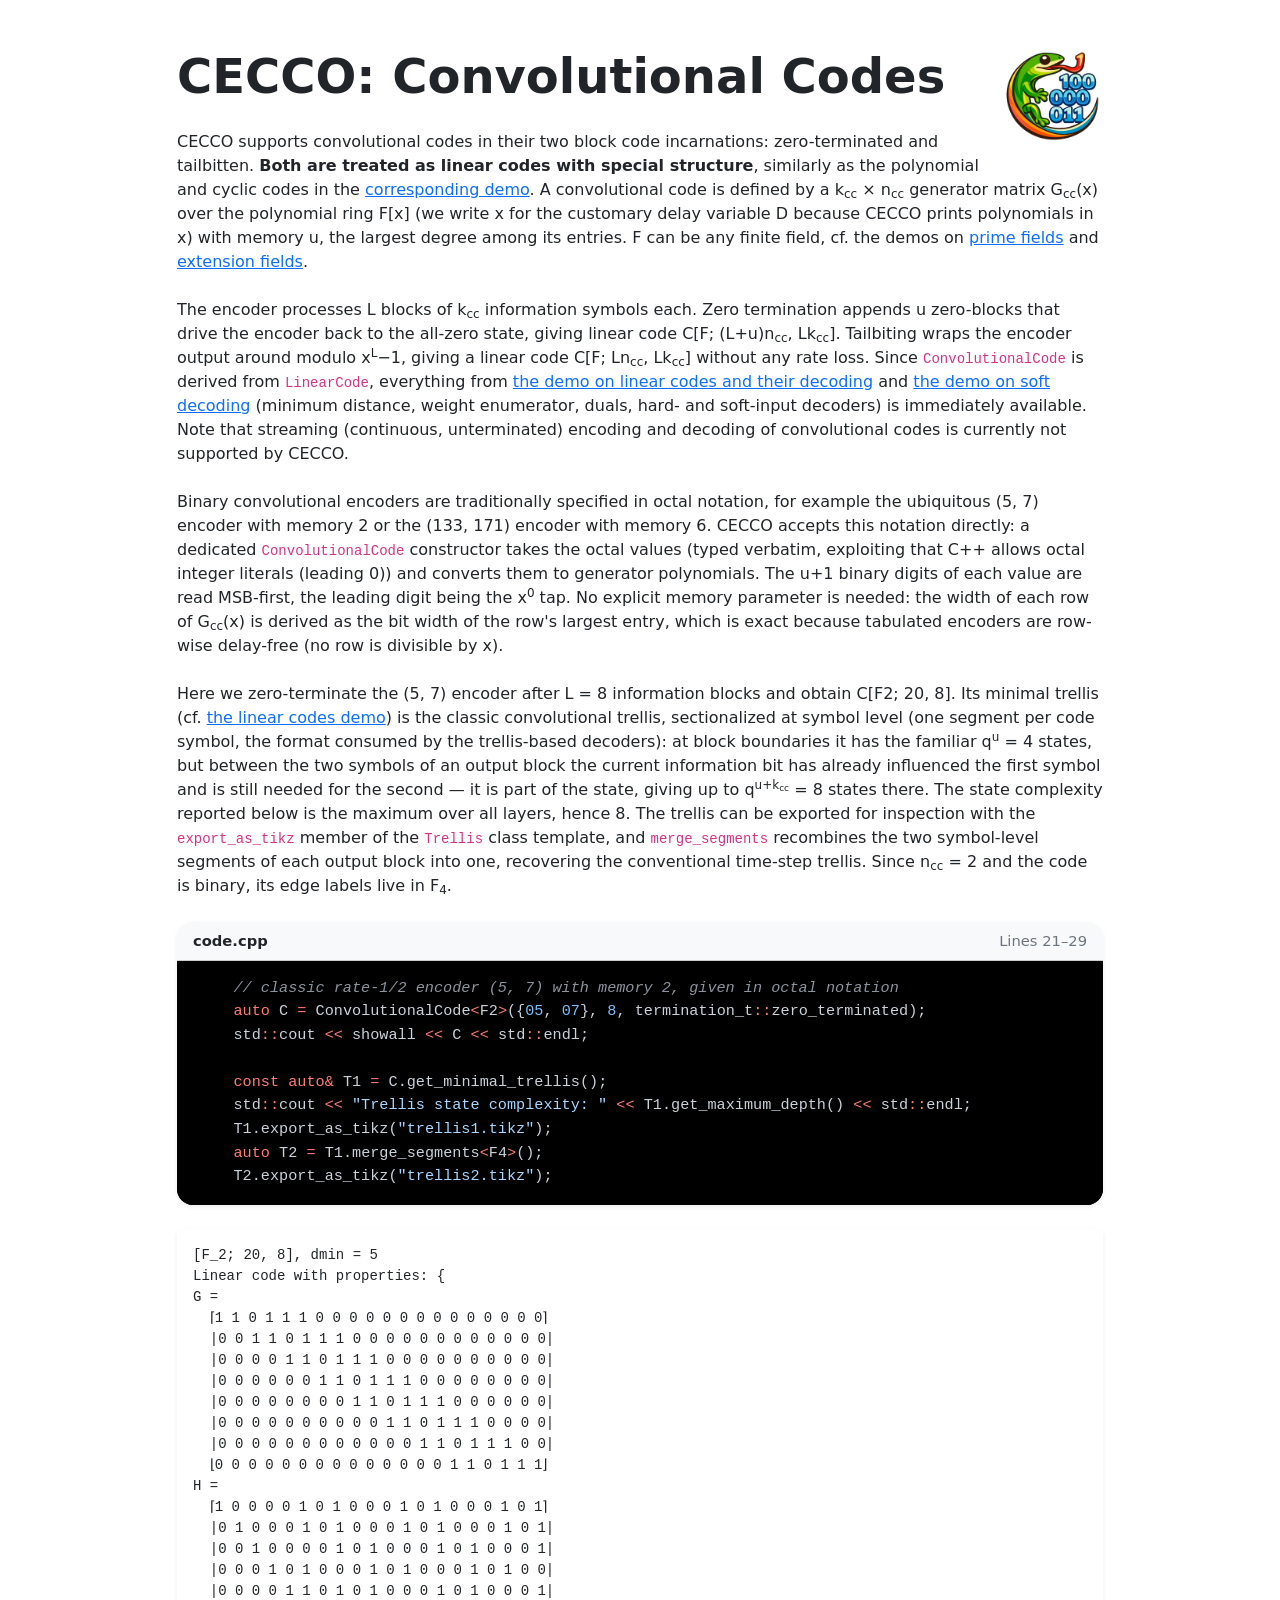
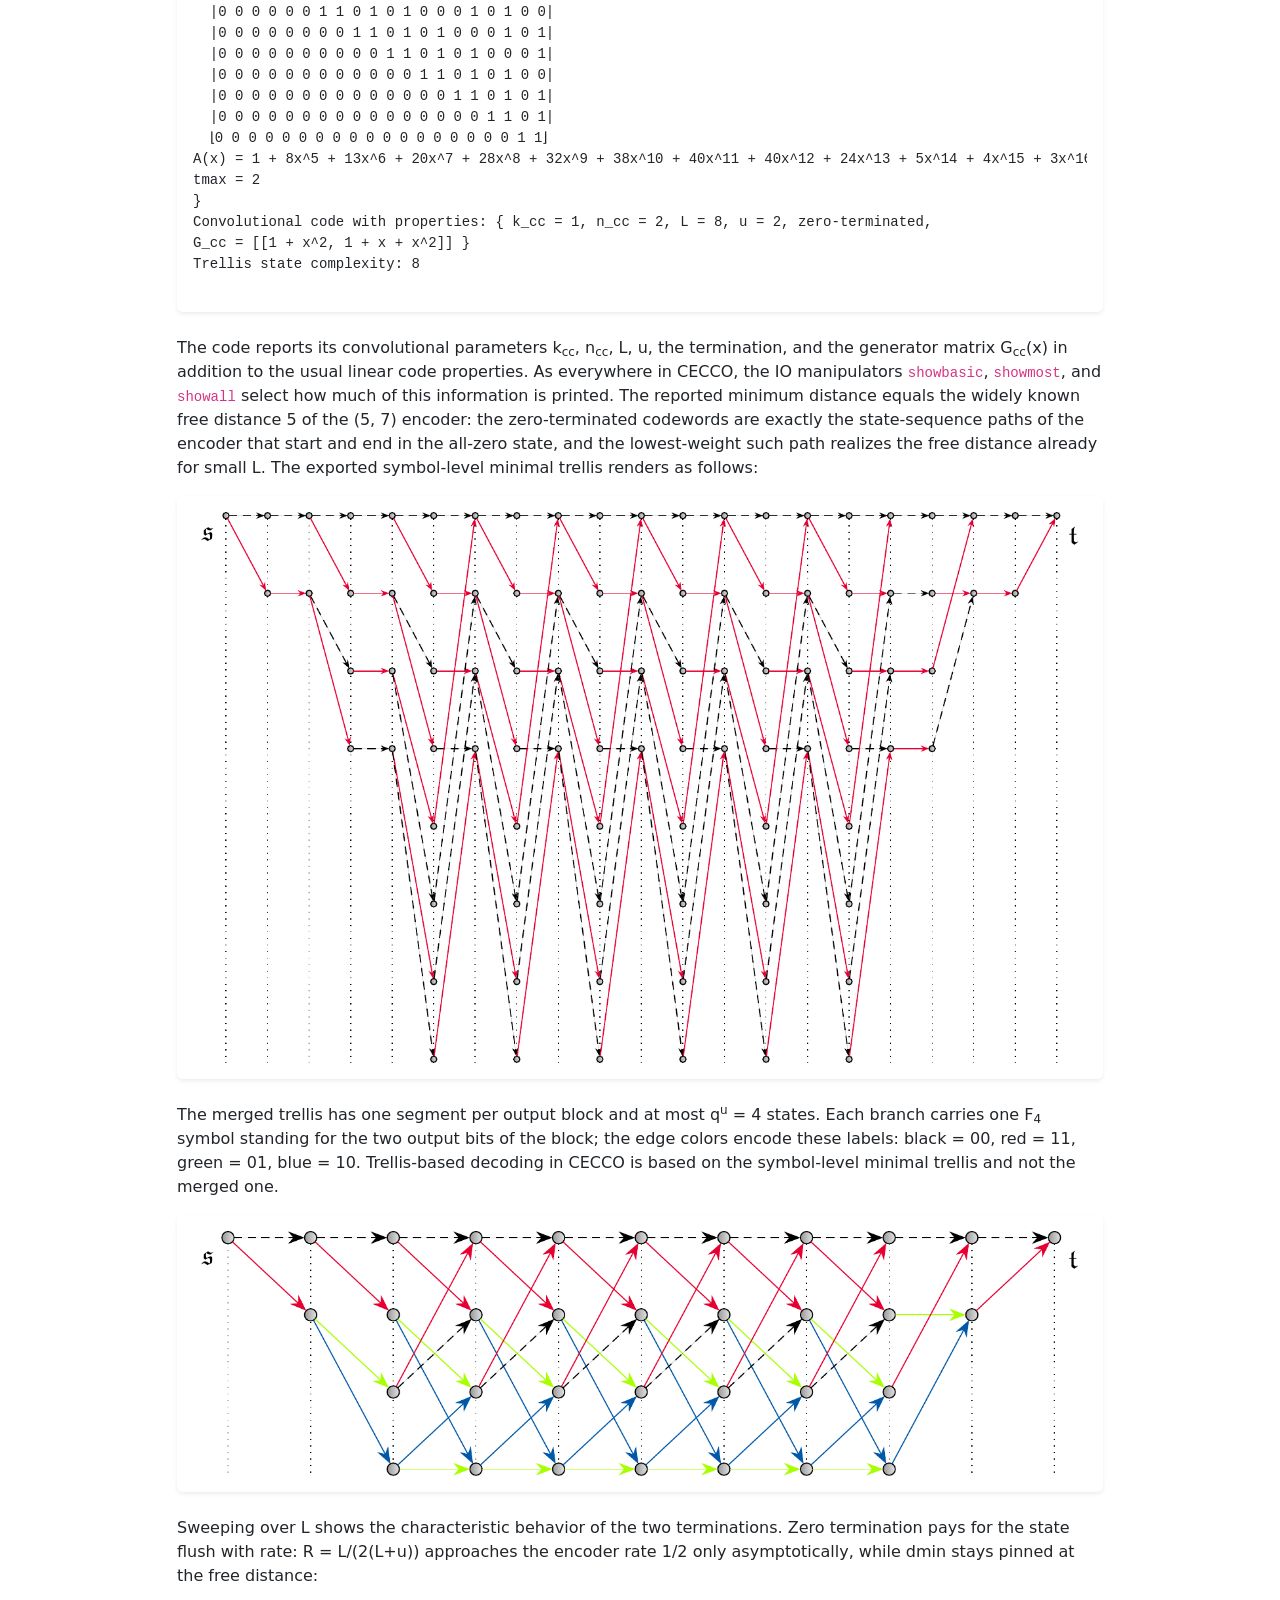
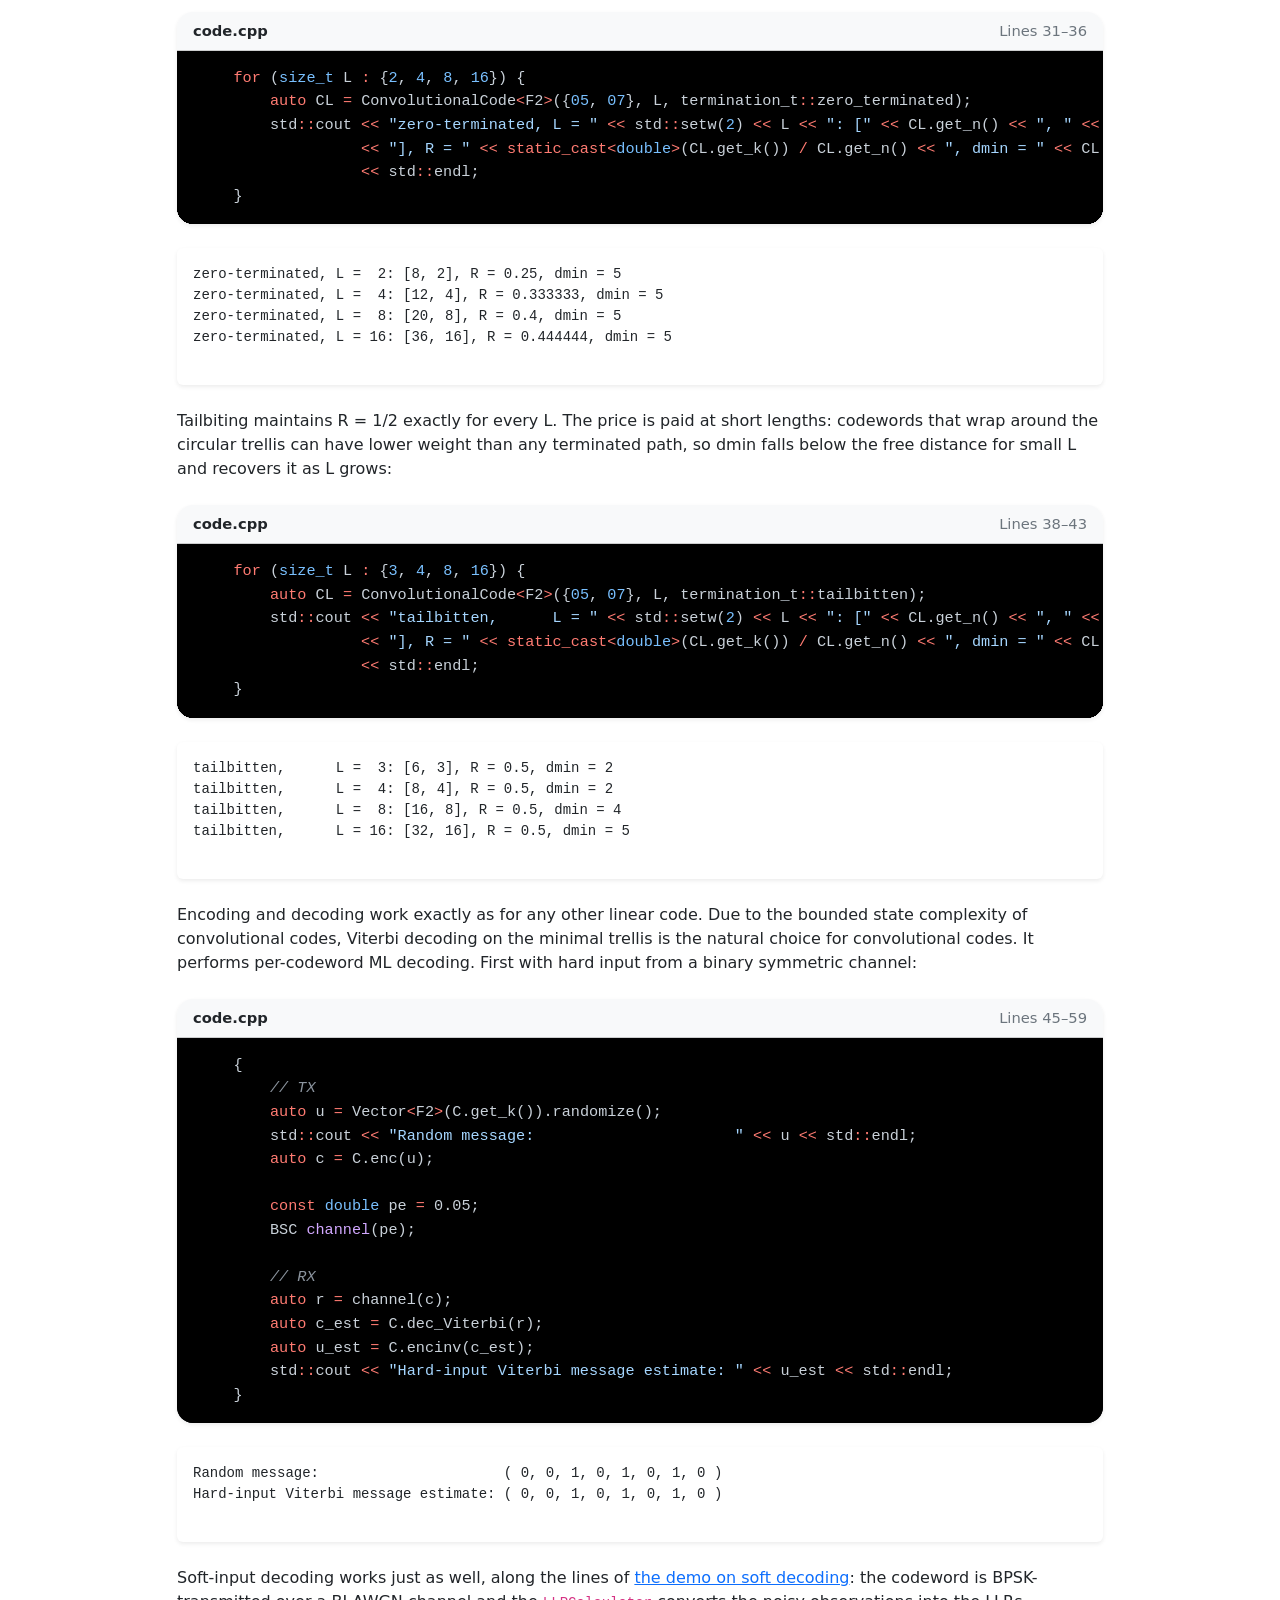
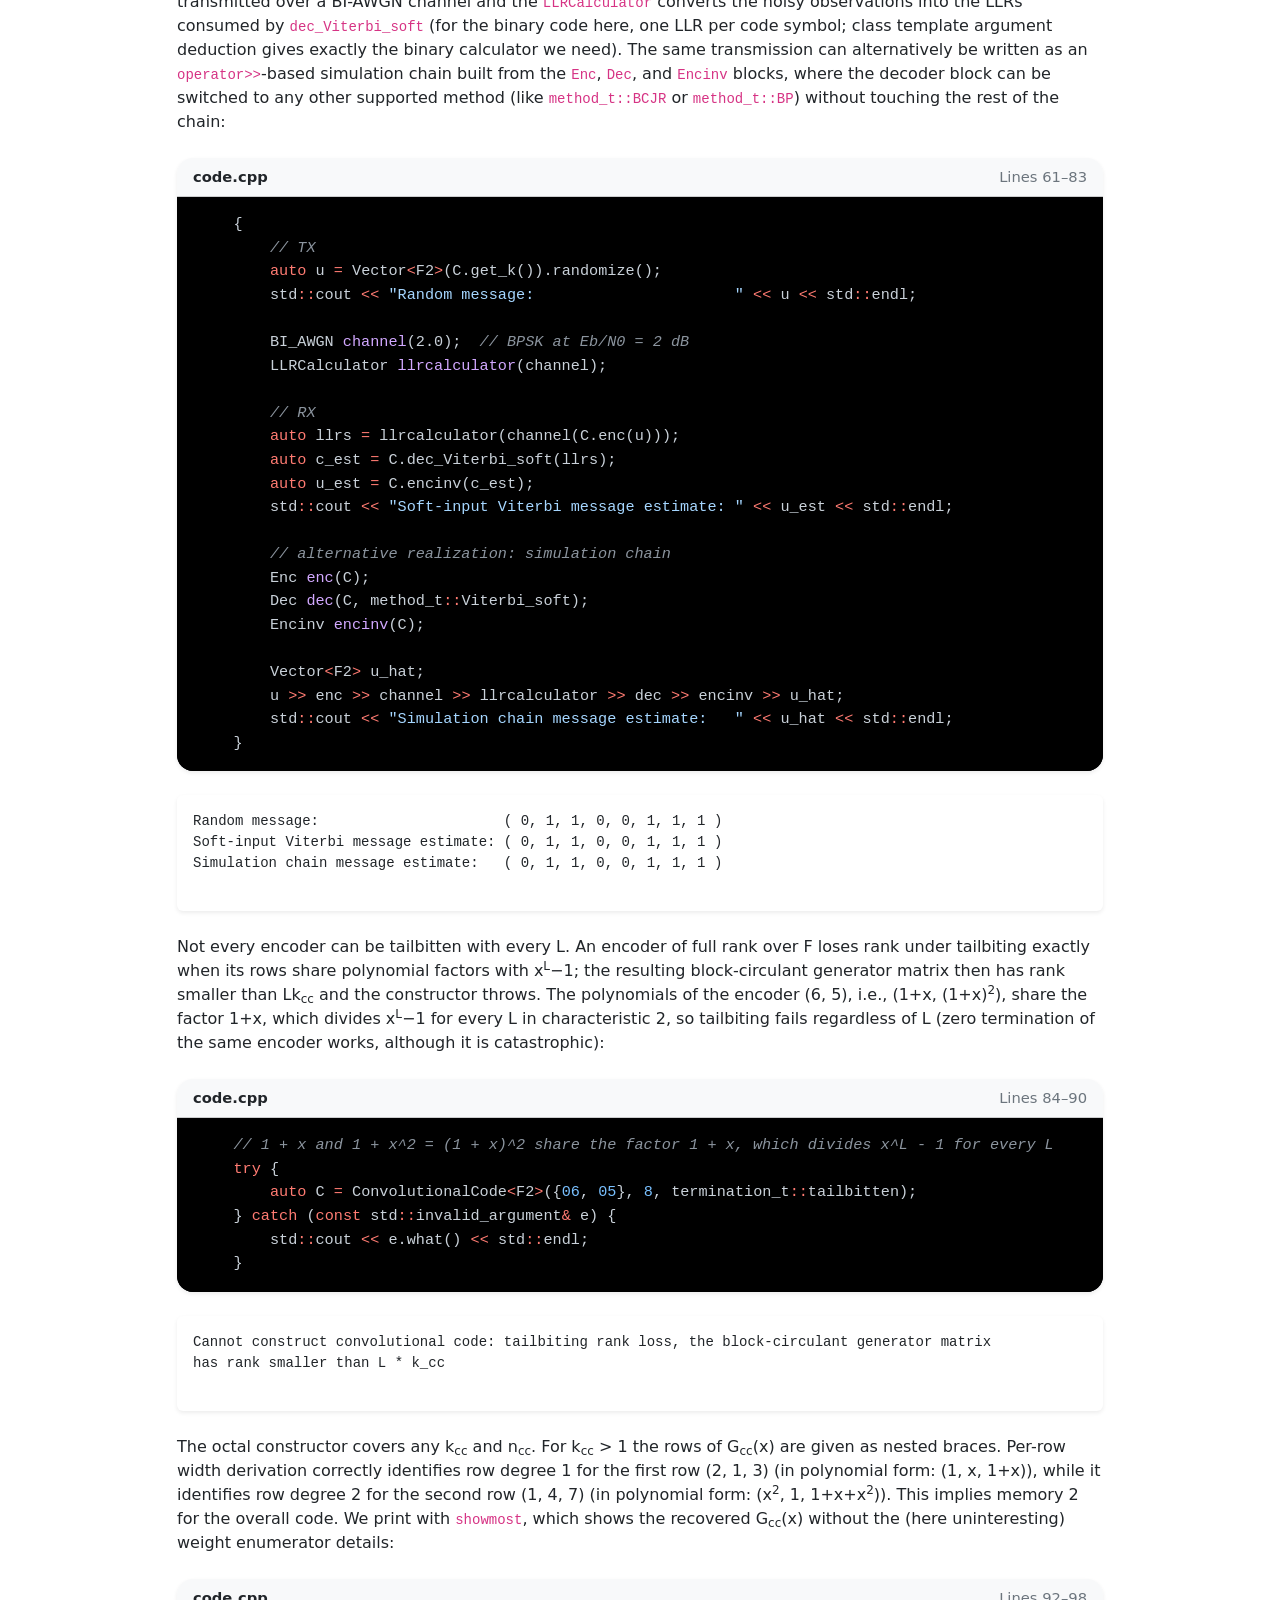
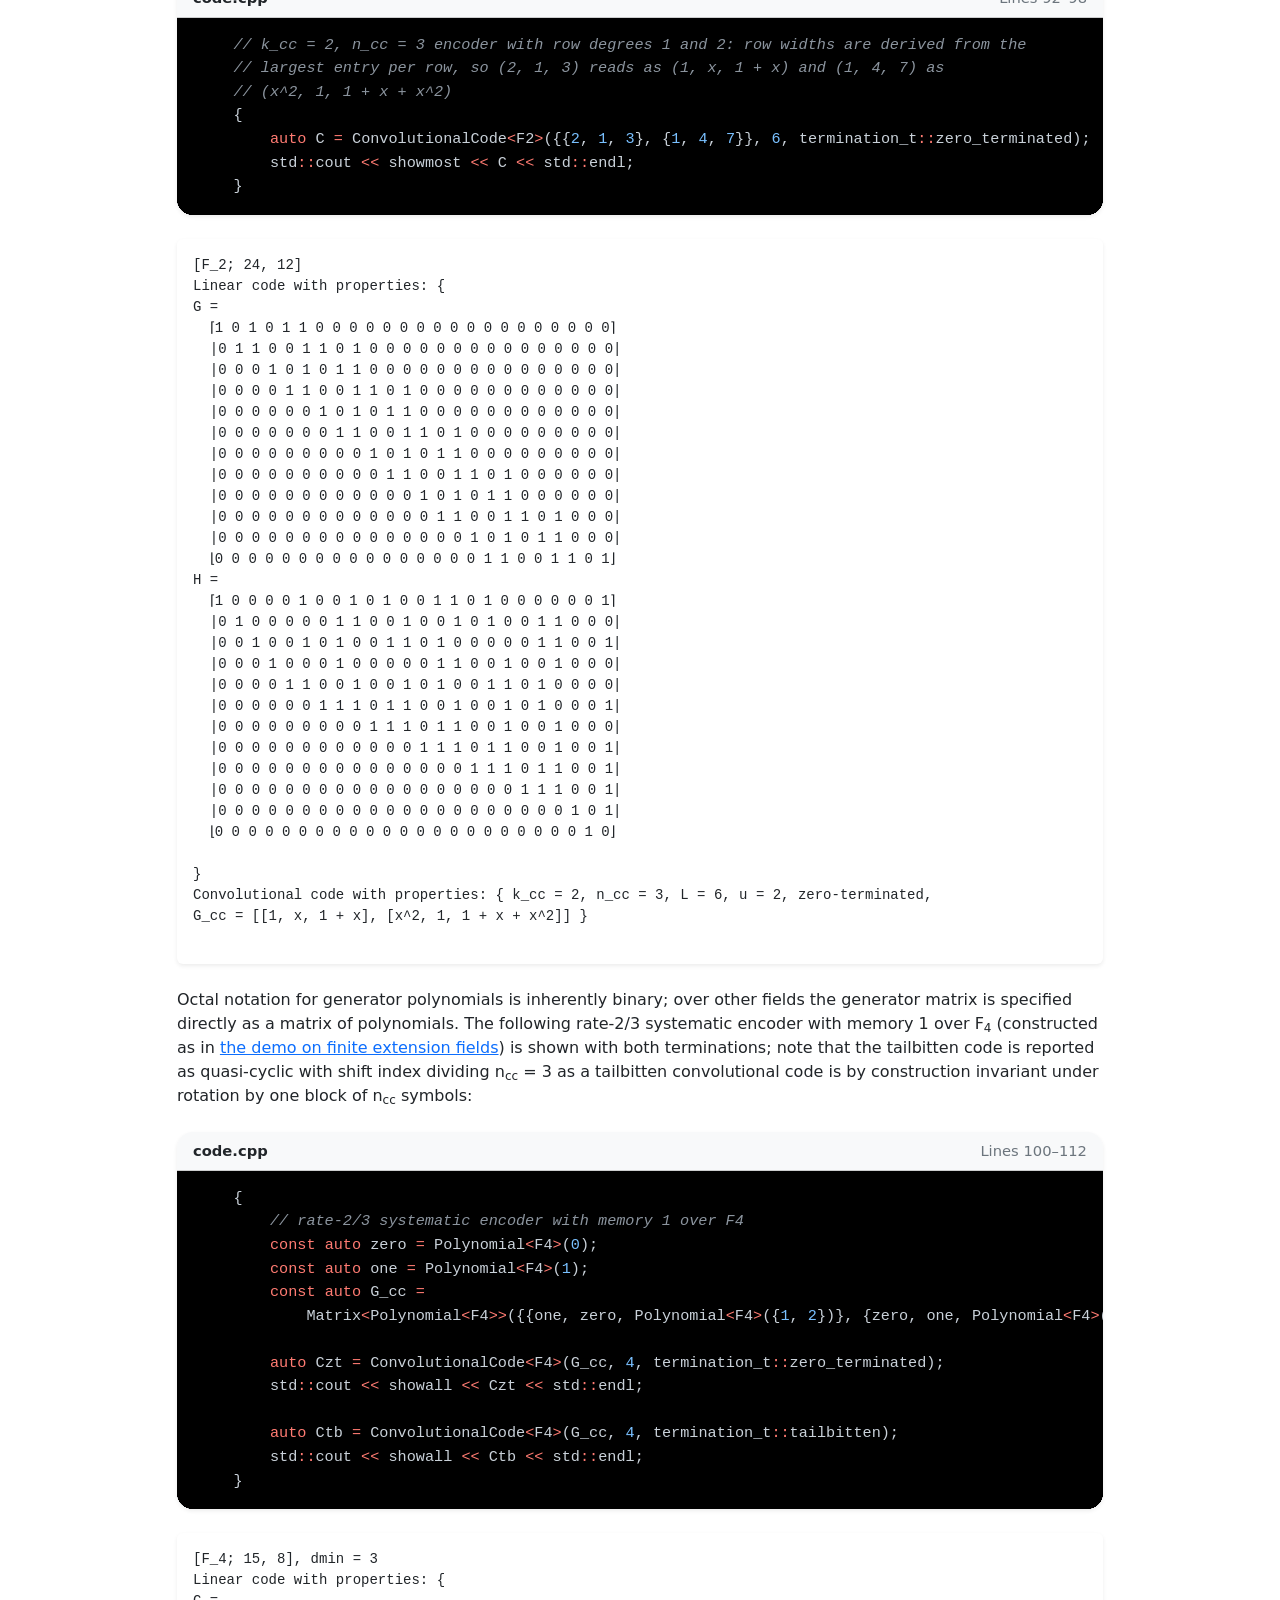
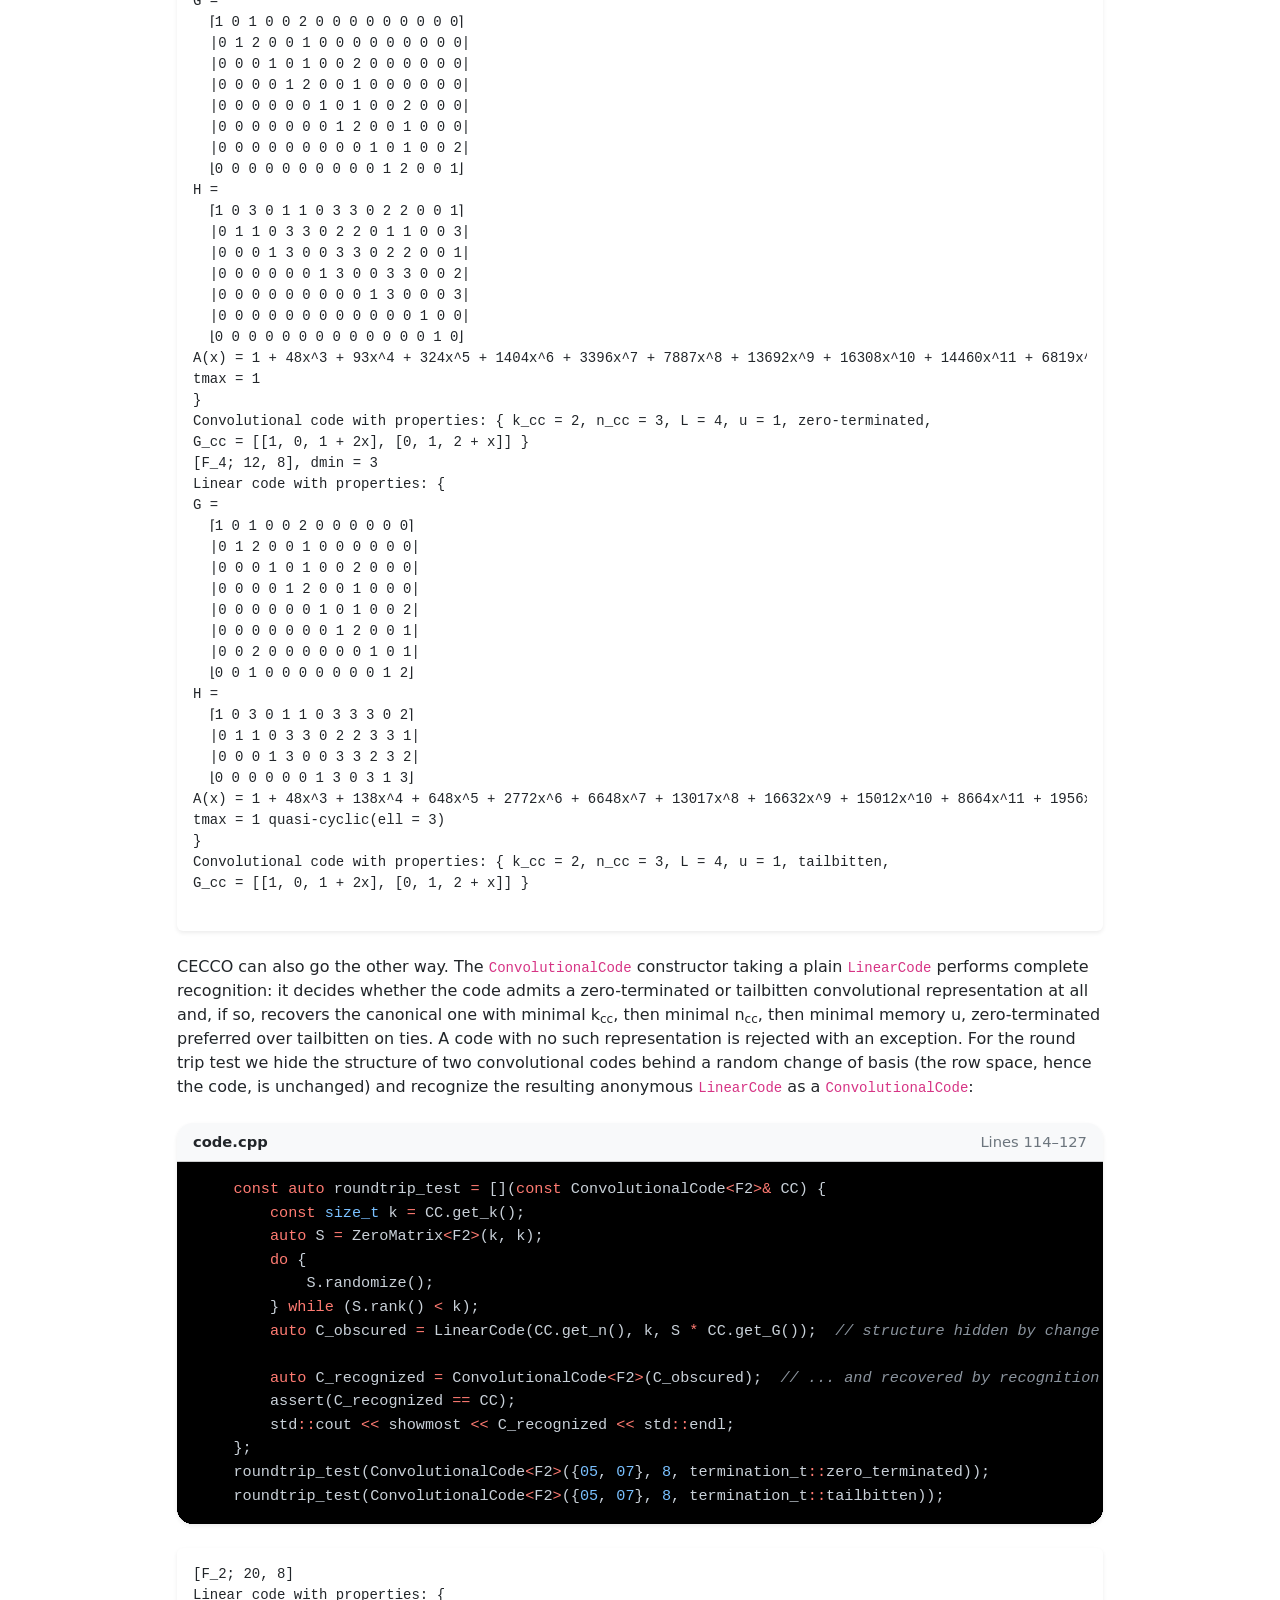
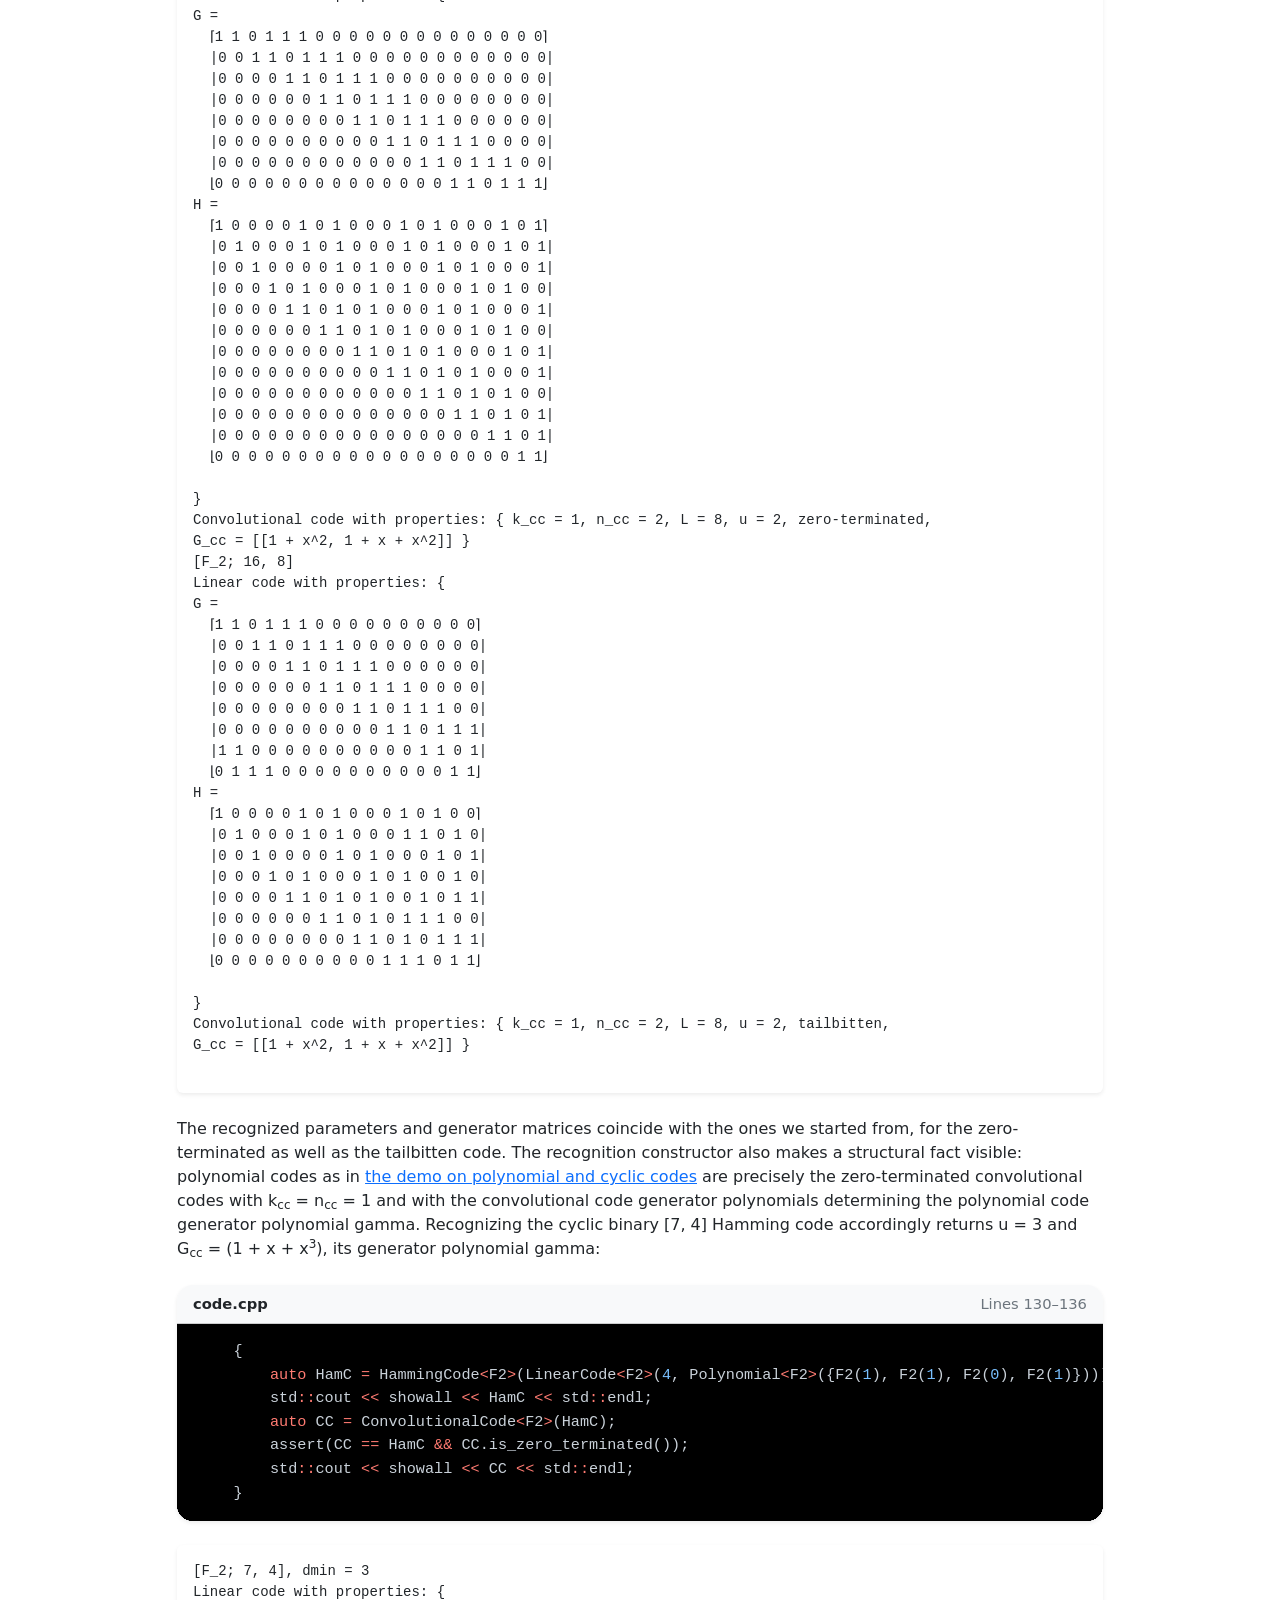
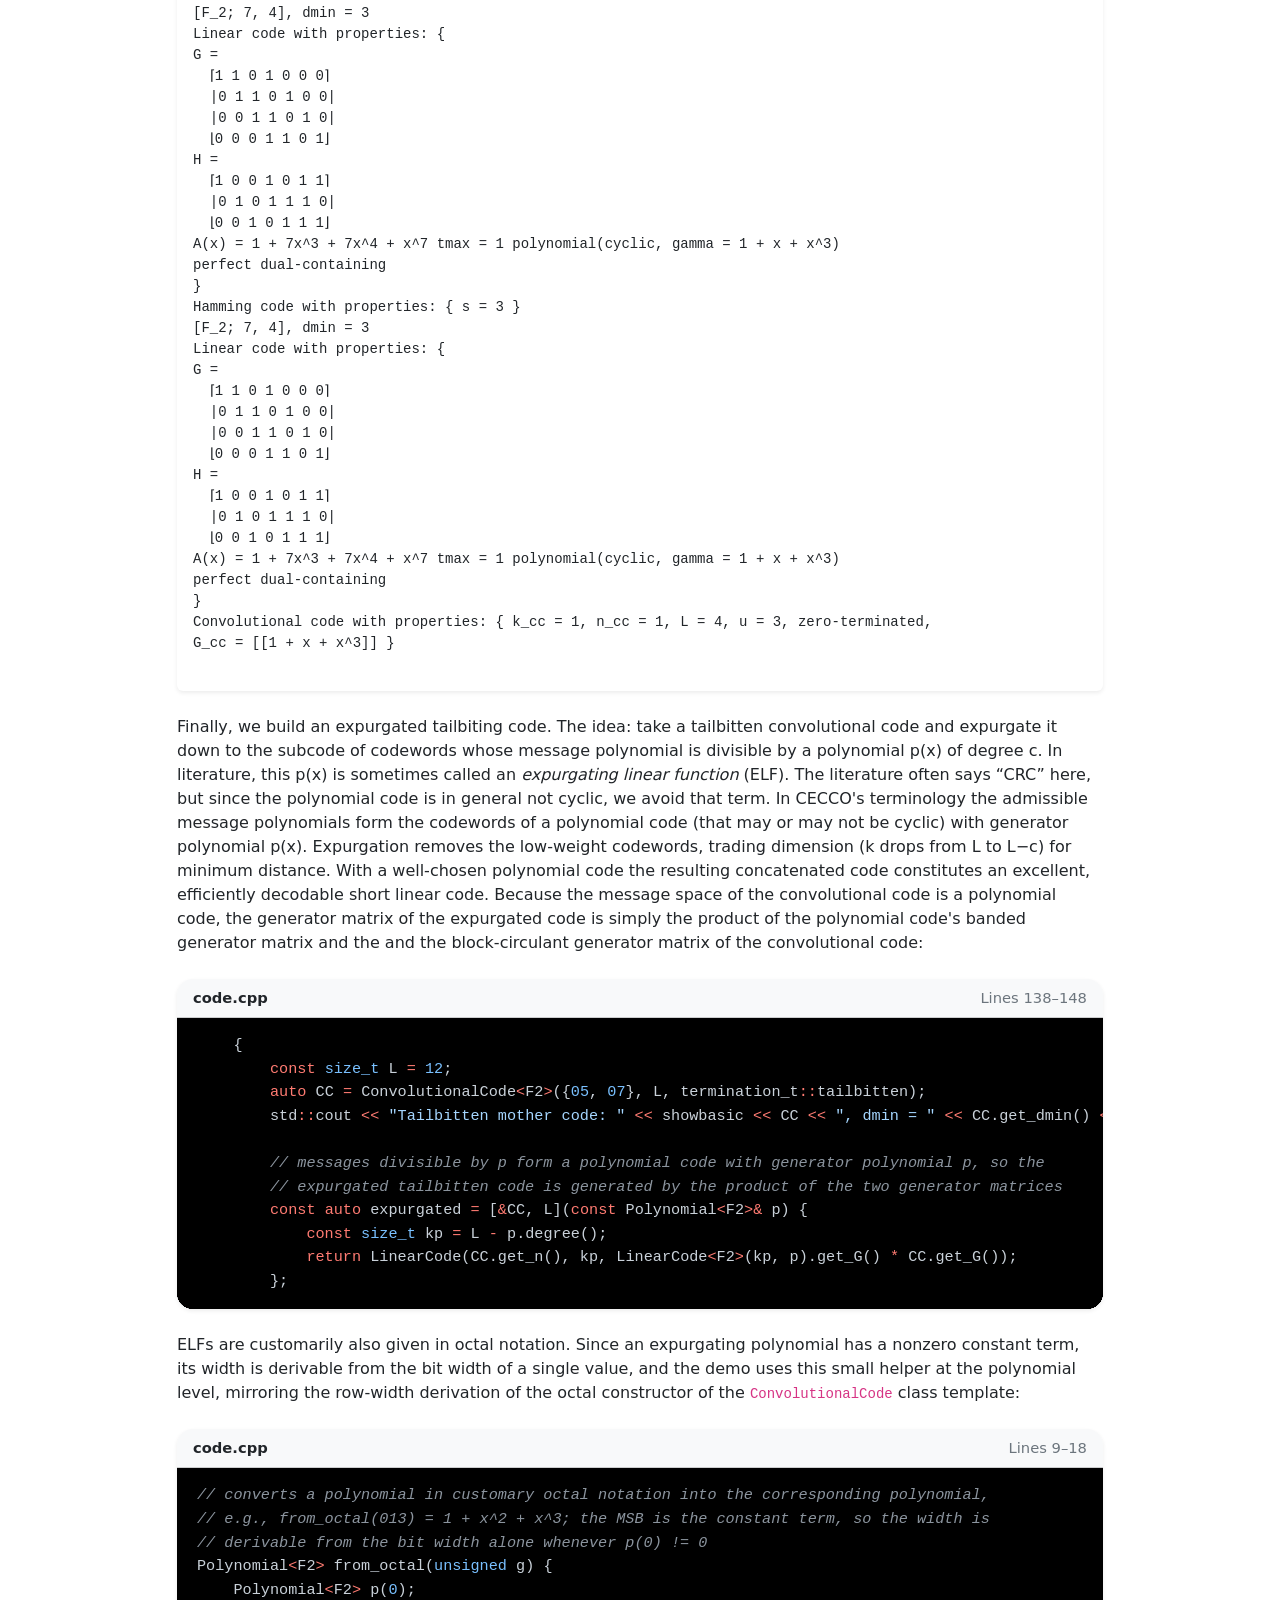
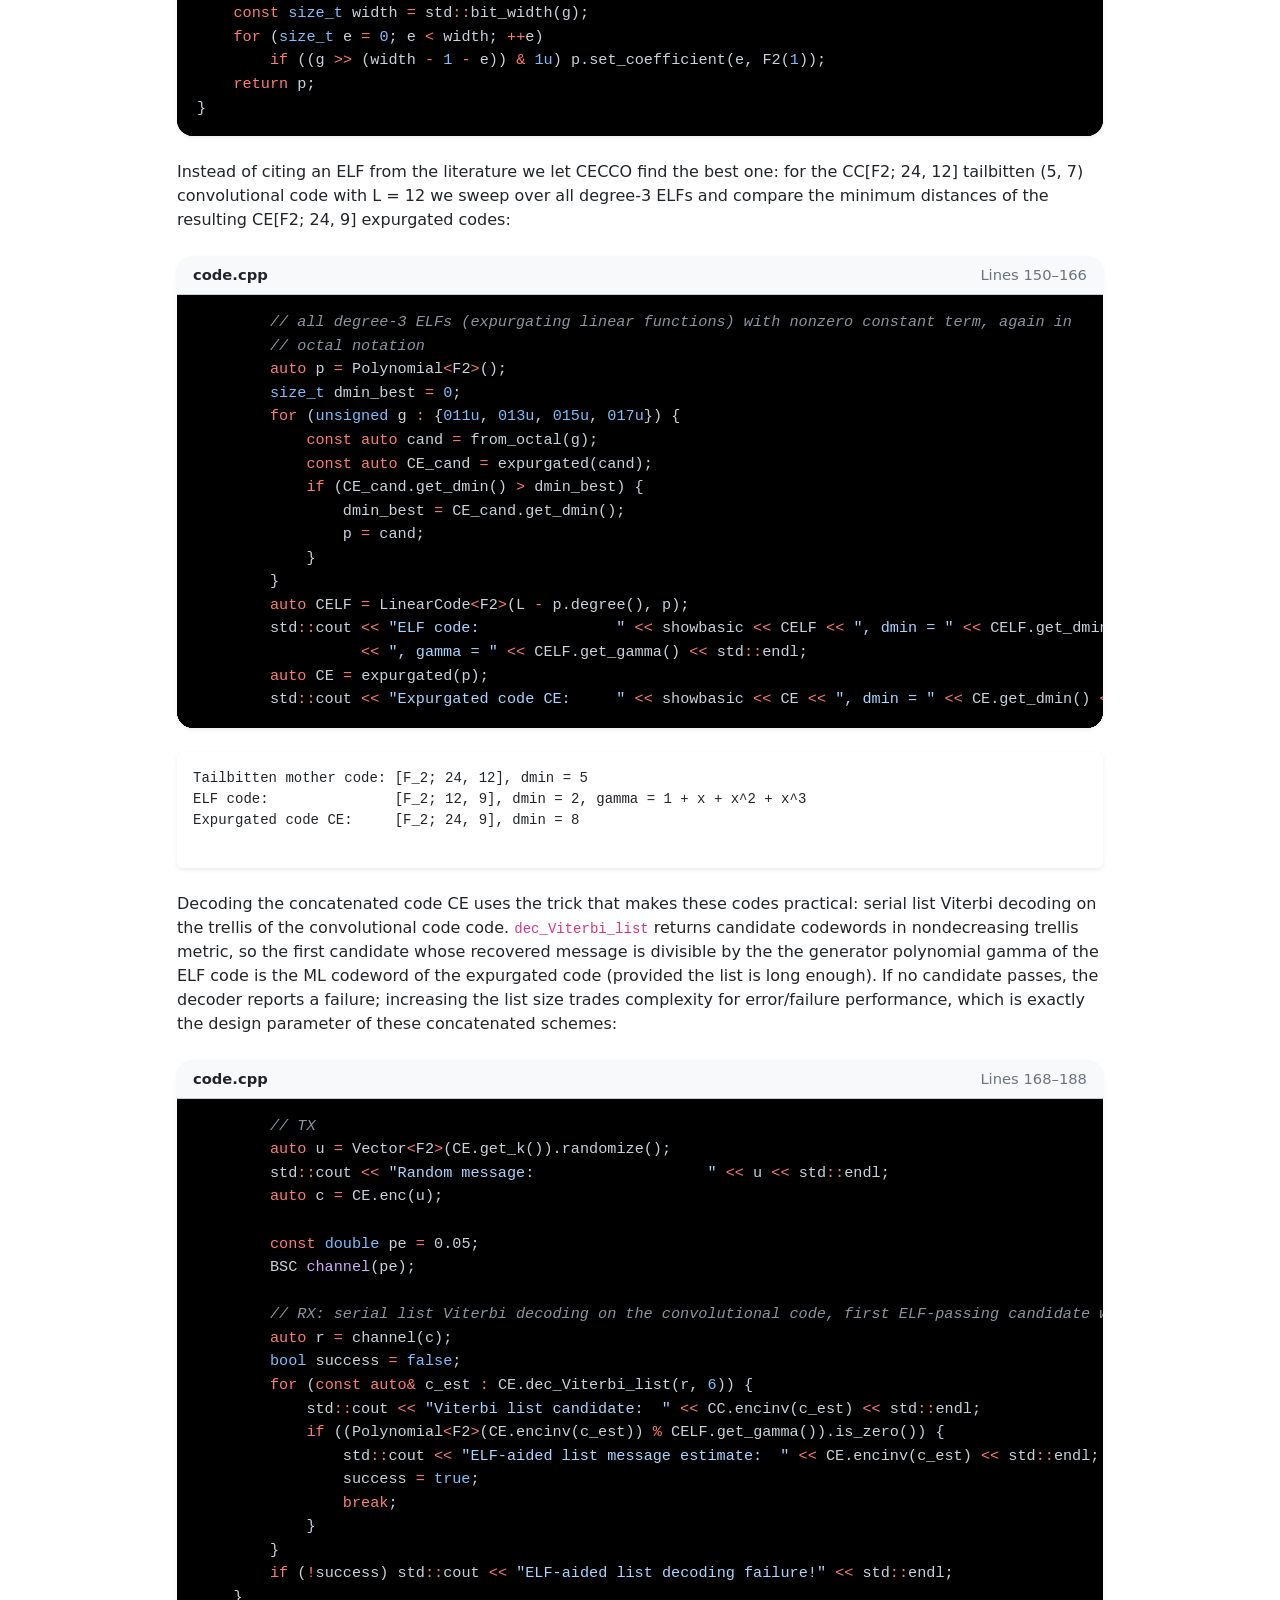
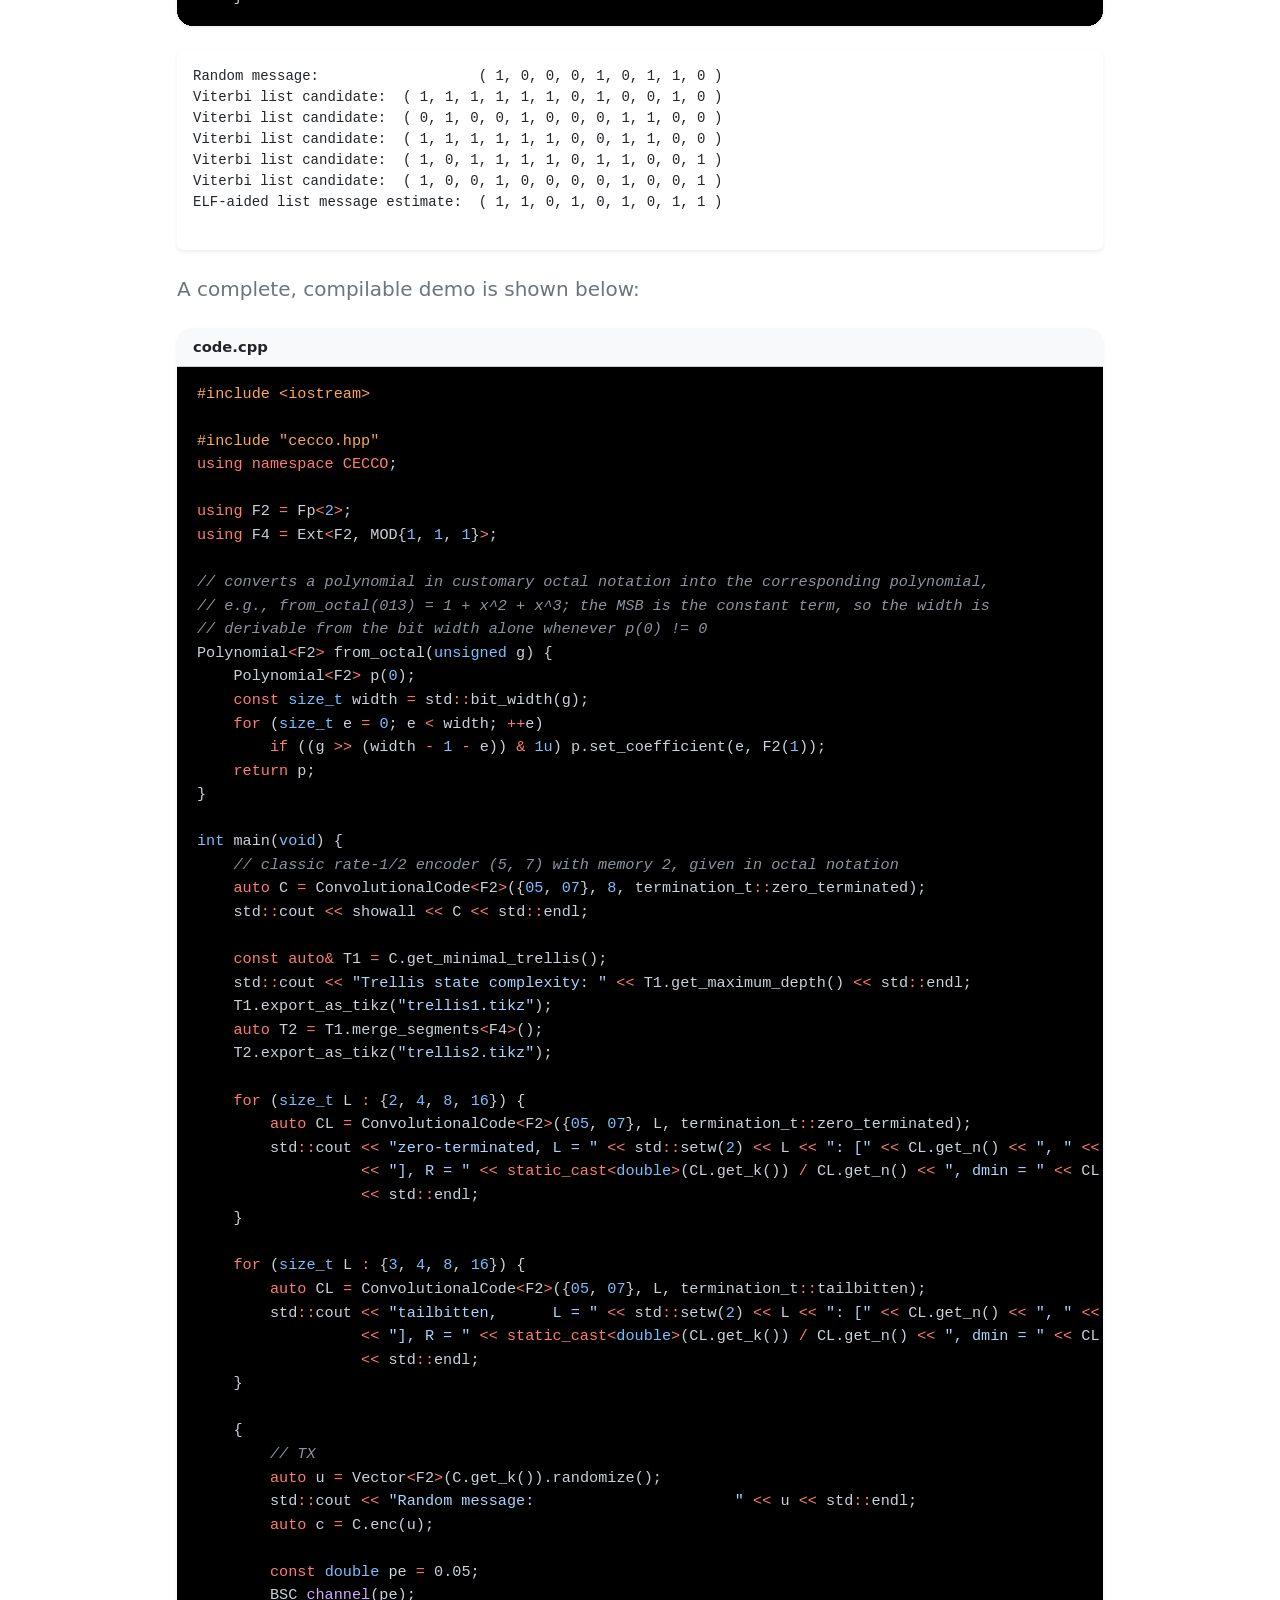
<file: demos/7_convolutional_codes/index.html>
<!DOCTYPE html>
<html lang="en">

<head>
  <meta name="generator" content="HTML Tidy for HTML5 for Apple macOS version 5.8.0">
  <meta charset="utf-8">
  <meta name="viewport" content="width=device-width, initial-scale=1">
  <title>CECCO: Convolutional Codes</title>
  <link href="https://cdn.jsdelivr.net/npm/bootstrap@5.3.3/dist/css/bootstrap.min.css" rel="stylesheet">
  <link href="../site.css" rel="stylesheet">
</head>

<body>
  <main class="container py-5">
    <div class="row justify-content-center">
      <div class="col-lg-11 col-xl-10">
        <div class="page-logo-wrap">
  <a href="../index.html"><img src="../cecco.png" alt="Cecco logo" class="page-logo"></a>
</div>
<h1 class="display-5 fw-semibold mb-3">CECCO: Convolutional
          Codes</h1>
        <p class="mt-4">CECCO supports convolutional codes in their two
          block code incarnations: zero-terminated and tailbitten. <b>Both
            are treated as linear codes with special structure</b>, similarly
          as the polynomial and cyclic codes in the <a href="../5_polynomial_and_cyclic_codes/index.html">corresponding
            demo</a>. A convolutional code is defined by a k<sub>cc</sub> ×
          n<sub>cc</sub> generator matrix G<sub>cc</sub>(x) over the
          polynomial ring F[x] (we write x for the customary delay variable D
          because CECCO prints polynomials in x) with memory u, the largest
          degree among its entries. F can be any finite field, cf. the demos
          on <a href="../1_prime_fields/index.html">prime fields</a> and
          <a href="../3_extension_fields/index.html">extension
            fields</a>.
        </p>
        <p class="mt-4">The encoder processes L blocks of k<sub>cc</sub>
          information symbols each. Zero termination appends u zero-blocks
          that drive the encoder back to the all-zero state, giving linear
          code C[F; (L+u)n<sub>cc</sub>, Lk<sub>cc</sub>]. Tailbiting wraps
          the encoder output around modulo x<sup>L</sup>−1, giving a linear
          code C[F; Ln<sub>cc</sub>, Lk<sub>cc</sub>] without any rate loss.
          Since <code>ConvolutionalCode</code> is derived from
          <code>LinearCode</code>, everything from <a href="../4_linear_codes_and_decoding/index.html">the demo on
            linear
            codes and their decoding</a> and <a href="../6_soft_decoding/index.html">the demo on soft decoding</a>
          (minimum distance, weight enumerator, duals, hard- and soft-input
          decoders) is immediately available. Note that streaming
          (continuous, unterminated) encoding and decoding of convolutional
          codes is currently not supported by CECCO.
        </p>
        <p class="mt-4">Binary convolutional encoders are traditionally
          specified in octal notation, for example the ubiquitous (5, 7)
          encoder with memory 2 or the (133, 171) encoder with memory 6.
          CECCO accepts this notation directly: a dedicated
          <code>ConvolutionalCode</code> constructor takes the octal values
          (typed verbatim, exploiting that C++ allows octal integer literals
          (leading 0)) and converts them to generator polynomials. The u+1
          binary digits of each value are read MSB-first, the leading digit
          being the x<sup>0</sup> tap. No explicit memory parameter is
          needed: the width of each row of G<sub>cc</sub>(x) is derived as
          the bit width of the row's largest entry, which is exact because
          tabulated encoders are row-wise delay-free (no row is divisible by
          x).
        </p>
        <p class="mt-4">Here we zero-terminate the (5, 7) encoder after L =
          8 information blocks and obtain C[F2; 20, 8]. Its minimal trellis
          (cf. <a href="../4_linear_codes_and_decoding/index.html">the linear
            codes demo</a>) is the classic convolutional trellis, sectionalized
          at symbol level (one segment per code symbol, the format consumed
          by the trellis-based decoders): at block boundaries it has the
          familiar q<sup>u</sup> = 4 states, but between the two symbols of
          an output block the current information bit has already influenced
          the first symbol and is still needed for the second — it is part of
          the state, giving up to q<sup>u+k<sub>cc</sub></sup> = 8 states
          there. The state complexity reported below is the maximum over all
          layers, hence 8. The trellis can be exported for inspection with
          the <code>export_as_tikz</code> member of the <code>Trellis</code>
          class template, and <code>merge_segments</code> recombines the two
          symbol-level segments of each output block into one, recovering the
          conventional time-step trellis. Since n<sub>cc</sub> = 2 and the
          code is binary, its edge labels live in F<sub>4</sub>.</p>
        <div class="card shadow-sm snippet-card my-4">
  <div class="card-header d-flex justify-content-between align-items-center">
    <span><strong>code.cpp</strong></span>
    <span class="text-secondary snippet-meta">Lines 21&ndash;29</span>
  </div>
  <div class="highlight"><pre><span></span><span class="w">    </span><span class="c1">// classic rate-1/2 encoder (5, 7) with memory 2, given in octal notation</span>
<span class="w">    </span><span class="k">auto</span><span class="w"> </span><span class="n">C</span><span class="w"> </span><span class="o">=</span><span class="w"> </span><span class="n">ConvolutionalCode</span><span class="o">&lt;</span><span class="n">F2</span><span class="o">&gt;</span><span class="p">({</span><span class="mo">05</span><span class="p">,</span><span class="w"> </span><span class="mo">07</span><span class="p">},</span><span class="w"> </span><span class="mi">8</span><span class="p">,</span><span class="w"> </span><span class="n">termination_t</span><span class="o">::</span><span class="n">zero_terminated</span><span class="p">);</span>
<span class="w">    </span><span class="n">std</span><span class="o">::</span><span class="n">cout</span><span class="w"> </span><span class="o">&lt;&lt;</span><span class="w"> </span><span class="n">showall</span><span class="w"> </span><span class="o">&lt;&lt;</span><span class="w"> </span><span class="n">C</span><span class="w"> </span><span class="o">&lt;&lt;</span><span class="w"> </span><span class="n">std</span><span class="o">::</span><span class="n">endl</span><span class="p">;</span>

<span class="w">    </span><span class="k">const</span><span class="w"> </span><span class="k">auto</span><span class="o">&amp;</span><span class="w"> </span><span class="n">T1</span><span class="w"> </span><span class="o">=</span><span class="w"> </span><span class="n">C</span><span class="p">.</span><span class="n">get_minimal_trellis</span><span class="p">();</span>
<span class="w">    </span><span class="n">std</span><span class="o">::</span><span class="n">cout</span><span class="w"> </span><span class="o">&lt;&lt;</span><span class="w"> </span><span class="s">&quot;Trellis state complexity: &quot;</span><span class="w"> </span><span class="o">&lt;&lt;</span><span class="w"> </span><span class="n">T1</span><span class="p">.</span><span class="n">get_maximum_depth</span><span class="p">()</span><span class="w"> </span><span class="o">&lt;&lt;</span><span class="w"> </span><span class="n">std</span><span class="o">::</span><span class="n">endl</span><span class="p">;</span>
<span class="w">    </span><span class="n">T1</span><span class="p">.</span><span class="n">export_as_tikz</span><span class="p">(</span><span class="s">&quot;trellis1.tikz&quot;</span><span class="p">);</span>
<span class="w">    </span><span class="k">auto</span><span class="w"> </span><span class="n">T2</span><span class="w"> </span><span class="o">=</span><span class="w"> </span><span class="n">T1</span><span class="p">.</span><span class="n">merge_segments</span><span class="o">&lt;</span><span class="n">F4</span><span class="o">&gt;</span><span class="p">();</span>
<span class="w">    </span><span class="n">T2</span><span class="p">.</span><span class="n">export_as_tikz</span><span class="p">(</span><span class="s">&quot;trellis2.tikz&quot;</span><span class="p">);</span>
</pre></div>

</div>
        <div class="card shadow-sm border-0 mb-4">
          <div class="card-body">
            <pre>
[F_2; 20, 8], dmin = 5
Linear code with properties: { 
G = 
  ⌈1 1 0 1 1 1 0 0 0 0 0 0 0 0 0 0 0 0 0 0⌉
  |0 0 1 1 0 1 1 1 0 0 0 0 0 0 0 0 0 0 0 0|
  |0 0 0 0 1 1 0 1 1 1 0 0 0 0 0 0 0 0 0 0|
  |0 0 0 0 0 0 1 1 0 1 1 1 0 0 0 0 0 0 0 0|
  |0 0 0 0 0 0 0 0 1 1 0 1 1 1 0 0 0 0 0 0|
  |0 0 0 0 0 0 0 0 0 0 1 1 0 1 1 1 0 0 0 0|
  |0 0 0 0 0 0 0 0 0 0 0 0 1 1 0 1 1 1 0 0|
  ⌊0 0 0 0 0 0 0 0 0 0 0 0 0 0 1 1 0 1 1 1⌋
H = 
  ⌈1 0 0 0 0 1 0 1 0 0 0 1 0 1 0 0 0 1 0 1⌉
  |0 1 0 0 0 1 0 1 0 0 0 1 0 1 0 0 0 1 0 1|
  |0 0 1 0 0 0 0 1 0 1 0 0 0 1 0 1 0 0 0 1|
  |0 0 0 1 0 1 0 0 0 1 0 1 0 0 0 1 0 1 0 0|
  |0 0 0 0 1 1 0 1 0 1 0 0 0 1 0 1 0 0 0 1|
  |0 0 0 0 0 0 1 1 0 1 0 1 0 0 0 1 0 1 0 0|
  |0 0 0 0 0 0 0 0 1 1 0 1 0 1 0 0 0 1 0 1|
  |0 0 0 0 0 0 0 0 0 0 1 1 0 1 0 1 0 0 0 1|
  |0 0 0 0 0 0 0 0 0 0 0 0 1 1 0 1 0 1 0 0|
  |0 0 0 0 0 0 0 0 0 0 0 0 0 0 1 1 0 1 0 1|
  |0 0 0 0 0 0 0 0 0 0 0 0 0 0 0 0 1 1 0 1|
  ⌊0 0 0 0 0 0 0 0 0 0 0 0 0 0 0 0 0 0 1 1⌋
A(x) = 1 + 8x^5 + 13x^6 + 20x^7 + 28x^8 + 32x^9 + 38x^10 + 40x^11 + 40x^12 + 24x^13 + 5x^14 + 4x^15 + 3x^16
tmax = 2 
}
Convolutional code with properties: { k_cc = 1, n_cc = 2, L = 8, u = 2, zero-terminated,
G_cc = [[1 + x^2, 1 + x + x^2]] }
Trellis state complexity: 8
            </pre>
          </div>
        </div>
        <p class="mt-4">The code reports its convolutional parameters
          k<sub>cc</sub>, n<sub>cc</sub>, L, u, the termination, and the
          generator matrix G<sub>cc</sub>(x) in addition to the usual linear
          code properties. As everywhere in CECCO, the IO manipulators
          <code>showbasic</code>, <code>showmost</code>, and
          <code>showall</code> select how much of this information is
          printed. The reported minimum distance equals the widely known free
          distance 5 of the (5, 7) encoder: the zero-terminated codewords are
          exactly the state-sequence paths of the encoder that start and end
          in the all-zero state, and the lowest-weight such path realizes the
          free distance already for small L. The exported symbol-level
          minimal trellis renders as follows:
        </p>
        <div class="card shadow-sm border-0 mb-4">
          <div class="card-body text-center">
            <!-- placeholder: convert trellis1.tikz to trellis1.png and place it next to index.html -->
            <img src="trellis1.png" alt="Minimal trellis of the zero-terminated (5, 7) convolutional code"
              class="img-fluid">
          </div>
        </div>
        <p class="mt-4">The merged trellis has one segment per output block
          and at most q<sup>u</sup> = 4 states. Each branch carries one
          F<sub>4</sub> symbol standing for the two output bits of the block;
          the edge colors encode these labels: black = 00, red = 11, green =
          01, blue = 10. Trellis-based decoding in CECCO is based on the
          symbol-level minimal trellis and not the merged one.</p>
        <div class="card shadow-sm border-0 mb-4">
          <div class="card-body text-center">
            <!-- placeholder: convert trellis2.tikz to trellis2.png and place it next to index.html -->
            <img src="trellis2.png" alt="Merged F4 trellis of the zero-terminated (5, 7) convolutional code"
              class="img-fluid">
          </div>
        </div>
        <p class="mt-4">Sweeping over L shows the characteristic behavior
          of the two terminations. Zero termination pays for the state flush
          with rate: R = L/(2(L+u)) approaches the encoder rate 1/2 only
          asymptotically, while dmin stays pinned at the free distance:</p>
        <div class="card shadow-sm snippet-card my-4">
  <div class="card-header d-flex justify-content-between align-items-center">
    <span><strong>code.cpp</strong></span>
    <span class="text-secondary snippet-meta">Lines 31&ndash;36</span>
  </div>
  <div class="highlight"><pre><span></span><span class="w">    </span><span class="k">for</span><span class="w"> </span><span class="p">(</span><span class="kt">size_t</span><span class="w"> </span><span class="n">L</span><span class="w"> </span><span class="o">:</span><span class="w"> </span><span class="p">{</span><span class="mi">2</span><span class="p">,</span><span class="w"> </span><span class="mi">4</span><span class="p">,</span><span class="w"> </span><span class="mi">8</span><span class="p">,</span><span class="w"> </span><span class="mi">16</span><span class="p">})</span><span class="w"> </span><span class="p">{</span>
<span class="w">        </span><span class="k">auto</span><span class="w"> </span><span class="n">CL</span><span class="w"> </span><span class="o">=</span><span class="w"> </span><span class="n">ConvolutionalCode</span><span class="o">&lt;</span><span class="n">F2</span><span class="o">&gt;</span><span class="p">({</span><span class="mo">05</span><span class="p">,</span><span class="w"> </span><span class="mo">07</span><span class="p">},</span><span class="w"> </span><span class="n">L</span><span class="p">,</span><span class="w"> </span><span class="n">termination_t</span><span class="o">::</span><span class="n">zero_terminated</span><span class="p">);</span>
<span class="w">        </span><span class="n">std</span><span class="o">::</span><span class="n">cout</span><span class="w"> </span><span class="o">&lt;&lt;</span><span class="w"> </span><span class="s">&quot;zero-terminated, L = &quot;</span><span class="w"> </span><span class="o">&lt;&lt;</span><span class="w"> </span><span class="n">std</span><span class="o">::</span><span class="n">setw</span><span class="p">(</span><span class="mi">2</span><span class="p">)</span><span class="w"> </span><span class="o">&lt;&lt;</span><span class="w"> </span><span class="n">L</span><span class="w"> </span><span class="o">&lt;&lt;</span><span class="w"> </span><span class="s">&quot;: [&quot;</span><span class="w"> </span><span class="o">&lt;&lt;</span><span class="w"> </span><span class="n">CL</span><span class="p">.</span><span class="n">get_n</span><span class="p">()</span><span class="w"> </span><span class="o">&lt;&lt;</span><span class="w"> </span><span class="s">&quot;, &quot;</span><span class="w"> </span><span class="o">&lt;&lt;</span><span class="w"> </span><span class="n">CL</span><span class="p">.</span><span class="n">get_k</span><span class="p">()</span>
<span class="w">                  </span><span class="o">&lt;&lt;</span><span class="w"> </span><span class="s">&quot;], R = &quot;</span><span class="w"> </span><span class="o">&lt;&lt;</span><span class="w"> </span><span class="k">static_cast</span><span class="o">&lt;</span><span class="kt">double</span><span class="o">&gt;</span><span class="p">(</span><span class="n">CL</span><span class="p">.</span><span class="n">get_k</span><span class="p">())</span><span class="w"> </span><span class="o">/</span><span class="w"> </span><span class="n">CL</span><span class="p">.</span><span class="n">get_n</span><span class="p">()</span><span class="w"> </span><span class="o">&lt;&lt;</span><span class="w"> </span><span class="s">&quot;, dmin = &quot;</span><span class="w"> </span><span class="o">&lt;&lt;</span><span class="w"> </span><span class="n">CL</span><span class="p">.</span><span class="n">get_dmin</span><span class="p">()</span>
<span class="w">                  </span><span class="o">&lt;&lt;</span><span class="w"> </span><span class="n">std</span><span class="o">::</span><span class="n">endl</span><span class="p">;</span>
<span class="w">    </span><span class="p">}</span>
</pre></div>

</div>
        <div class="card shadow-sm border-0 mb-4">
          <div class="card-body">
            <pre>
zero-terminated, L =  2: [8, 2], R = 0.25, dmin = 5
zero-terminated, L =  4: [12, 4], R = 0.333333, dmin = 5
zero-terminated, L =  8: [20, 8], R = 0.4, dmin = 5
zero-terminated, L = 16: [36, 16], R = 0.444444, dmin = 5
                    </pre>
          </div>
        </div>
        <p class="mt-4">Tailbiting maintains R = 1/2 exactly for every L.
          The price is paid at short lengths: codewords that wrap around the
          circular trellis can have lower weight than any terminated path, so
          dmin falls below the free distance for small L and recovers it as L
          grows:</p>
        <div class="card shadow-sm snippet-card my-4">
  <div class="card-header d-flex justify-content-between align-items-center">
    <span><strong>code.cpp</strong></span>
    <span class="text-secondary snippet-meta">Lines 38&ndash;43</span>
  </div>
  <div class="highlight"><pre><span></span><span class="w">    </span><span class="k">for</span><span class="w"> </span><span class="p">(</span><span class="kt">size_t</span><span class="w"> </span><span class="n">L</span><span class="w"> </span><span class="o">:</span><span class="w"> </span><span class="p">{</span><span class="mi">3</span><span class="p">,</span><span class="w"> </span><span class="mi">4</span><span class="p">,</span><span class="w"> </span><span class="mi">8</span><span class="p">,</span><span class="w"> </span><span class="mi">16</span><span class="p">})</span><span class="w"> </span><span class="p">{</span>
<span class="w">        </span><span class="k">auto</span><span class="w"> </span><span class="n">CL</span><span class="w"> </span><span class="o">=</span><span class="w"> </span><span class="n">ConvolutionalCode</span><span class="o">&lt;</span><span class="n">F2</span><span class="o">&gt;</span><span class="p">({</span><span class="mo">05</span><span class="p">,</span><span class="w"> </span><span class="mo">07</span><span class="p">},</span><span class="w"> </span><span class="n">L</span><span class="p">,</span><span class="w"> </span><span class="n">termination_t</span><span class="o">::</span><span class="n">tailbitten</span><span class="p">);</span>
<span class="w">        </span><span class="n">std</span><span class="o">::</span><span class="n">cout</span><span class="w"> </span><span class="o">&lt;&lt;</span><span class="w"> </span><span class="s">&quot;tailbitten,      L = &quot;</span><span class="w"> </span><span class="o">&lt;&lt;</span><span class="w"> </span><span class="n">std</span><span class="o">::</span><span class="n">setw</span><span class="p">(</span><span class="mi">2</span><span class="p">)</span><span class="w"> </span><span class="o">&lt;&lt;</span><span class="w"> </span><span class="n">L</span><span class="w"> </span><span class="o">&lt;&lt;</span><span class="w"> </span><span class="s">&quot;: [&quot;</span><span class="w"> </span><span class="o">&lt;&lt;</span><span class="w"> </span><span class="n">CL</span><span class="p">.</span><span class="n">get_n</span><span class="p">()</span><span class="w"> </span><span class="o">&lt;&lt;</span><span class="w"> </span><span class="s">&quot;, &quot;</span><span class="w"> </span><span class="o">&lt;&lt;</span><span class="w"> </span><span class="n">CL</span><span class="p">.</span><span class="n">get_k</span><span class="p">()</span>
<span class="w">                  </span><span class="o">&lt;&lt;</span><span class="w"> </span><span class="s">&quot;], R = &quot;</span><span class="w"> </span><span class="o">&lt;&lt;</span><span class="w"> </span><span class="k">static_cast</span><span class="o">&lt;</span><span class="kt">double</span><span class="o">&gt;</span><span class="p">(</span><span class="n">CL</span><span class="p">.</span><span class="n">get_k</span><span class="p">())</span><span class="w"> </span><span class="o">/</span><span class="w"> </span><span class="n">CL</span><span class="p">.</span><span class="n">get_n</span><span class="p">()</span><span class="w"> </span><span class="o">&lt;&lt;</span><span class="w"> </span><span class="s">&quot;, dmin = &quot;</span><span class="w"> </span><span class="o">&lt;&lt;</span><span class="w"> </span><span class="n">CL</span><span class="p">.</span><span class="n">get_dmin</span><span class="p">()</span>
<span class="w">                  </span><span class="o">&lt;&lt;</span><span class="w"> </span><span class="n">std</span><span class="o">::</span><span class="n">endl</span><span class="p">;</span>
<span class="w">    </span><span class="p">}</span>
</pre></div>

</div>
        <div class="card shadow-sm border-0 mb-4">
          <div class="card-body">
            <pre>
tailbitten,      L =  3: [6, 3], R = 0.5, dmin = 2
tailbitten,      L =  4: [8, 4], R = 0.5, dmin = 2
tailbitten,      L =  8: [16, 8], R = 0.5, dmin = 4
tailbitten,      L = 16: [32, 16], R = 0.5, dmin = 5
            </pre>
          </div>
        </div>
        <p class="mt-4">Encoding and decoding work exactly as for any other
          linear code. Due to the bounded state complexity of convolutional
          codes, Viterbi decoding on the minimal trellis is the natural
          choice for convolutional codes. It performs per-codeword ML
          decoding. First with hard input from a binary symmetric
          channel:</p>
        <div class="card shadow-sm snippet-card my-4">
  <div class="card-header d-flex justify-content-between align-items-center">
    <span><strong>code.cpp</strong></span>
    <span class="text-secondary snippet-meta">Lines 45&ndash;59</span>
  </div>
  <div class="highlight"><pre><span></span><span class="w">    </span><span class="p">{</span>
<span class="w">        </span><span class="c1">// TX</span>
<span class="w">        </span><span class="k">auto</span><span class="w"> </span><span class="n">u</span><span class="w"> </span><span class="o">=</span><span class="w"> </span><span class="n">Vector</span><span class="o">&lt;</span><span class="n">F2</span><span class="o">&gt;</span><span class="p">(</span><span class="n">C</span><span class="p">.</span><span class="n">get_k</span><span class="p">()).</span><span class="n">randomize</span><span class="p">();</span>
<span class="w">        </span><span class="n">std</span><span class="o">::</span><span class="n">cout</span><span class="w"> </span><span class="o">&lt;&lt;</span><span class="w"> </span><span class="s">&quot;Random message:                      &quot;</span><span class="w"> </span><span class="o">&lt;&lt;</span><span class="w"> </span><span class="n">u</span><span class="w"> </span><span class="o">&lt;&lt;</span><span class="w"> </span><span class="n">std</span><span class="o">::</span><span class="n">endl</span><span class="p">;</span>
<span class="w">        </span><span class="k">auto</span><span class="w"> </span><span class="n">c</span><span class="w"> </span><span class="o">=</span><span class="w"> </span><span class="n">C</span><span class="p">.</span><span class="n">enc</span><span class="p">(</span><span class="n">u</span><span class="p">);</span>

<span class="w">        </span><span class="k">const</span><span class="w"> </span><span class="kt">double</span><span class="w"> </span><span class="n">pe</span><span class="w"> </span><span class="o">=</span><span class="w"> </span><span class="mf">0.05</span><span class="p">;</span>
<span class="w">        </span><span class="n">BSC</span><span class="w"> </span><span class="nf">channel</span><span class="p">(</span><span class="n">pe</span><span class="p">);</span>

<span class="w">        </span><span class="c1">// RX</span>
<span class="w">        </span><span class="k">auto</span><span class="w"> </span><span class="n">r</span><span class="w"> </span><span class="o">=</span><span class="w"> </span><span class="n">channel</span><span class="p">(</span><span class="n">c</span><span class="p">);</span>
<span class="w">        </span><span class="k">auto</span><span class="w"> </span><span class="n">c_est</span><span class="w"> </span><span class="o">=</span><span class="w"> </span><span class="n">C</span><span class="p">.</span><span class="n">dec_Viterbi</span><span class="p">(</span><span class="n">r</span><span class="p">);</span>
<span class="w">        </span><span class="k">auto</span><span class="w"> </span><span class="n">u_est</span><span class="w"> </span><span class="o">=</span><span class="w"> </span><span class="n">C</span><span class="p">.</span><span class="n">encinv</span><span class="p">(</span><span class="n">c_est</span><span class="p">);</span>
<span class="w">        </span><span class="n">std</span><span class="o">::</span><span class="n">cout</span><span class="w"> </span><span class="o">&lt;&lt;</span><span class="w"> </span><span class="s">&quot;Hard-input Viterbi message estimate: &quot;</span><span class="w"> </span><span class="o">&lt;&lt;</span><span class="w"> </span><span class="n">u_est</span><span class="w"> </span><span class="o">&lt;&lt;</span><span class="w"> </span><span class="n">std</span><span class="o">::</span><span class="n">endl</span><span class="p">;</span>
<span class="w">    </span><span class="p">}</span>
</pre></div>

</div>
        <div class="card shadow-sm border-0 mb-4">
          <div class="card-body">
            <pre>
Random message:                      ( 0, 0, 1, 0, 1, 0, 1, 0 )
Hard-input Viterbi message estimate: ( 0, 0, 1, 0, 1, 0, 1, 0 )
                    </pre>
          </div>
        </div>
        <p class="mt-4">Soft-input decoding works just as well, along the
          lines of <a href="../6_soft_decoding/index.html">the demo on soft
            decoding</a>: the codeword is BPSK-transmitted over a BI-AWGN
          channel and the <code>LLRCalculator</code> converts the noisy
          observations into the LLRs consumed by
          <code>dec_Viterbi_soft</code> (for the binary code here, one LLR
          per code symbol; class template argument deduction gives exactly
          the binary calculator we need). The same transmission can
          alternatively be written as an <code>operator&gt;&gt;</code>-based
          simulation chain built from the <code>Enc</code>, <code>Dec</code>,
          and <code>Encinv</code> blocks, where the decoder block can be
          switched to any other supported method (like
          <code>method_t::BCJR</code> or <code>method_t::BP</code>) without
          touching the rest of the chain:
        </p>
        <div class="card shadow-sm snippet-card my-4">
  <div class="card-header d-flex justify-content-between align-items-center">
    <span><strong>code.cpp</strong></span>
    <span class="text-secondary snippet-meta">Lines 61&ndash;83</span>
  </div>
  <div class="highlight"><pre><span></span><span class="w">    </span><span class="p">{</span>
<span class="w">        </span><span class="c1">// TX</span>
<span class="w">        </span><span class="k">auto</span><span class="w"> </span><span class="n">u</span><span class="w"> </span><span class="o">=</span><span class="w"> </span><span class="n">Vector</span><span class="o">&lt;</span><span class="n">F2</span><span class="o">&gt;</span><span class="p">(</span><span class="n">C</span><span class="p">.</span><span class="n">get_k</span><span class="p">()).</span><span class="n">randomize</span><span class="p">();</span>
<span class="w">        </span><span class="n">std</span><span class="o">::</span><span class="n">cout</span><span class="w"> </span><span class="o">&lt;&lt;</span><span class="w"> </span><span class="s">&quot;Random message:                      &quot;</span><span class="w"> </span><span class="o">&lt;&lt;</span><span class="w"> </span><span class="n">u</span><span class="w"> </span><span class="o">&lt;&lt;</span><span class="w"> </span><span class="n">std</span><span class="o">::</span><span class="n">endl</span><span class="p">;</span>

<span class="w">        </span><span class="n">BI_AWGN</span><span class="w"> </span><span class="nf">channel</span><span class="p">(</span><span class="mf">2.0</span><span class="p">);</span><span class="w">  </span><span class="c1">// BPSK at Eb/N0 = 2 dB</span>
<span class="w">        </span><span class="n">LLRCalculator</span><span class="w"> </span><span class="nf">llrcalculator</span><span class="p">(</span><span class="n">channel</span><span class="p">);</span>

<span class="w">        </span><span class="c1">// RX</span>
<span class="w">        </span><span class="k">auto</span><span class="w"> </span><span class="n">llrs</span><span class="w"> </span><span class="o">=</span><span class="w"> </span><span class="n">llrcalculator</span><span class="p">(</span><span class="n">channel</span><span class="p">(</span><span class="n">C</span><span class="p">.</span><span class="n">enc</span><span class="p">(</span><span class="n">u</span><span class="p">)));</span>
<span class="w">        </span><span class="k">auto</span><span class="w"> </span><span class="n">c_est</span><span class="w"> </span><span class="o">=</span><span class="w"> </span><span class="n">C</span><span class="p">.</span><span class="n">dec_Viterbi_soft</span><span class="p">(</span><span class="n">llrs</span><span class="p">);</span>
<span class="w">        </span><span class="k">auto</span><span class="w"> </span><span class="n">u_est</span><span class="w"> </span><span class="o">=</span><span class="w"> </span><span class="n">C</span><span class="p">.</span><span class="n">encinv</span><span class="p">(</span><span class="n">c_est</span><span class="p">);</span>
<span class="w">        </span><span class="n">std</span><span class="o">::</span><span class="n">cout</span><span class="w"> </span><span class="o">&lt;&lt;</span><span class="w"> </span><span class="s">&quot;Soft-input Viterbi message estimate: &quot;</span><span class="w"> </span><span class="o">&lt;&lt;</span><span class="w"> </span><span class="n">u_est</span><span class="w"> </span><span class="o">&lt;&lt;</span><span class="w"> </span><span class="n">std</span><span class="o">::</span><span class="n">endl</span><span class="p">;</span>

<span class="w">        </span><span class="c1">// alternative realization: simulation chain</span>
<span class="w">        </span><span class="n">Enc</span><span class="w"> </span><span class="nf">enc</span><span class="p">(</span><span class="n">C</span><span class="p">);</span>
<span class="w">        </span><span class="n">Dec</span><span class="w"> </span><span class="nf">dec</span><span class="p">(</span><span class="n">C</span><span class="p">,</span><span class="w"> </span><span class="n">method_t</span><span class="o">::</span><span class="n">Viterbi_soft</span><span class="p">);</span>
<span class="w">        </span><span class="n">Encinv</span><span class="w"> </span><span class="nf">encinv</span><span class="p">(</span><span class="n">C</span><span class="p">);</span>

<span class="w">        </span><span class="n">Vector</span><span class="o">&lt;</span><span class="n">F2</span><span class="o">&gt;</span><span class="w"> </span><span class="n">u_hat</span><span class="p">;</span>
<span class="w">        </span><span class="n">u</span><span class="w"> </span><span class="o">&gt;&gt;</span><span class="w"> </span><span class="n">enc</span><span class="w"> </span><span class="o">&gt;&gt;</span><span class="w"> </span><span class="n">channel</span><span class="w"> </span><span class="o">&gt;&gt;</span><span class="w"> </span><span class="n">llrcalculator</span><span class="w"> </span><span class="o">&gt;&gt;</span><span class="w"> </span><span class="n">dec</span><span class="w"> </span><span class="o">&gt;&gt;</span><span class="w"> </span><span class="n">encinv</span><span class="w"> </span><span class="o">&gt;&gt;</span><span class="w"> </span><span class="n">u_hat</span><span class="p">;</span>
<span class="w">        </span><span class="n">std</span><span class="o">::</span><span class="n">cout</span><span class="w"> </span><span class="o">&lt;&lt;</span><span class="w"> </span><span class="s">&quot;Simulation chain message estimate:   &quot;</span><span class="w"> </span><span class="o">&lt;&lt;</span><span class="w"> </span><span class="n">u_hat</span><span class="w"> </span><span class="o">&lt;&lt;</span><span class="w"> </span><span class="n">std</span><span class="o">::</span><span class="n">endl</span><span class="p">;</span>
<span class="w">    </span><span class="p">}</span>
</pre></div>

</div>
        <div class="card shadow-sm border-0 mb-4">
          <div class="card-body">
            <pre>
Random message:                      ( 0, 1, 1, 0, 0, 1, 1, 1 )
Soft-input Viterbi message estimate: ( 0, 1, 1, 0, 0, 1, 1, 1 )
Simulation chain message estimate:   ( 0, 1, 1, 0, 0, 1, 1, 1 )
            </pre>
          </div>
        </div>
        <p class="mt-4">Not every encoder can be tailbitten with every L.
          An encoder of full rank over F loses rank under tailbiting exactly
          when its rows share polynomial factors with x<sup>L</sup>−1; the
          resulting block-circulant generator matrix then has rank smaller
          than Lk<sub>cc</sub> and the constructor throws. The polynomials of
          the encoder (6, 5), i.e., (1+x, (1+x)<sup>2</sup>), share the
          factor 1+x, which divides x<sup>L</sup>−1 for every L in
          characteristic 2, so tailbiting fails regardless of L (zero
          termination of the same encoder works, although it is
          catastrophic):</p>
        <div class="card shadow-sm snippet-card my-4">
  <div class="card-header d-flex justify-content-between align-items-center">
    <span><strong>code.cpp</strong></span>
    <span class="text-secondary snippet-meta">Lines 84&ndash;90</span>
  </div>
  <div class="highlight"><pre><span></span><span class="w">    </span><span class="c1">// 1 + x and 1 + x^2 = (1 + x)^2 share the factor 1 + x, which divides x^L - 1 for every L</span>
<span class="w">    </span><span class="k">try</span><span class="w"> </span><span class="p">{</span>
<span class="w">        </span><span class="k">auto</span><span class="w"> </span><span class="n">C</span><span class="w"> </span><span class="o">=</span><span class="w"> </span><span class="n">ConvolutionalCode</span><span class="o">&lt;</span><span class="n">F2</span><span class="o">&gt;</span><span class="p">({</span><span class="mo">06</span><span class="p">,</span><span class="w"> </span><span class="mo">05</span><span class="p">},</span><span class="w"> </span><span class="mi">8</span><span class="p">,</span><span class="w"> </span><span class="n">termination_t</span><span class="o">::</span><span class="n">tailbitten</span><span class="p">);</span>
<span class="w">    </span><span class="p">}</span><span class="w"> </span><span class="k">catch</span><span class="w"> </span><span class="p">(</span><span class="k">const</span><span class="w"> </span><span class="n">std</span><span class="o">::</span><span class="n">invalid_argument</span><span class="o">&amp;</span><span class="w"> </span><span class="n">e</span><span class="p">)</span><span class="w"> </span><span class="p">{</span>
<span class="w">        </span><span class="n">std</span><span class="o">::</span><span class="n">cout</span><span class="w"> </span><span class="o">&lt;&lt;</span><span class="w"> </span><span class="n">e</span><span class="p">.</span><span class="n">what</span><span class="p">()</span><span class="w"> </span><span class="o">&lt;&lt;</span><span class="w"> </span><span class="n">std</span><span class="o">::</span><span class="n">endl</span><span class="p">;</span>
<span class="w">    </span><span class="p">}</span>
</pre></div>

</div>
        <div class="card shadow-sm border-0 mb-4">
          <div class="card-body">
            <pre>
Cannot construct convolutional code: tailbiting rank loss, the block-circulant generator matrix
has rank smaller than L * k_cc
            </pre>
          </div>
        </div>
        <p class="mt-4">The octal constructor covers any k<sub>cc</sub> and
          n<sub>cc</sub>. For k<sub>cc</sub> &gt; 1 the rows of
          G<sub>cc</sub>(x) are given as nested braces. Per-row width
          derivation correctly identifies row degree 1 for the first row (2,
          1, 3) (in polynomial form: (1, x, 1+x)), while it identifies row
          degree 2 for the second row (1, 4, 7) (in polynomial form:
          (x<sup>2</sup>, 1, 1+x+x<sup>2</sup>)). This implies memory 2 for
          the overall code. We print with <code>showmost</code>, which shows
          the recovered G<sub>cc</sub>(x) without the (here uninteresting)
          weight enumerator details:</p>
        <div class="card shadow-sm snippet-card my-4">
  <div class="card-header d-flex justify-content-between align-items-center">
    <span><strong>code.cpp</strong></span>
    <span class="text-secondary snippet-meta">Lines 92&ndash;98</span>
  </div>
  <div class="highlight"><pre><span></span><span class="w">    </span><span class="c1">// k_cc = 2, n_cc = 3 encoder with row degrees 1 and 2: row widths are derived from the</span>
<span class="w">    </span><span class="c1">// largest entry per row, so (2, 1, 3) reads as (1, x, 1 + x) and (1, 4, 7) as</span>
<span class="w">    </span><span class="c1">// (x^2, 1, 1 + x + x^2)</span>
<span class="w">    </span><span class="p">{</span>
<span class="w">        </span><span class="k">auto</span><span class="w"> </span><span class="n">C</span><span class="w"> </span><span class="o">=</span><span class="w"> </span><span class="n">ConvolutionalCode</span><span class="o">&lt;</span><span class="n">F2</span><span class="o">&gt;</span><span class="p">({{</span><span class="mi">2</span><span class="p">,</span><span class="w"> </span><span class="mi">1</span><span class="p">,</span><span class="w"> </span><span class="mi">3</span><span class="p">},</span><span class="w"> </span><span class="p">{</span><span class="mi">1</span><span class="p">,</span><span class="w"> </span><span class="mi">4</span><span class="p">,</span><span class="w"> </span><span class="mi">7</span><span class="p">}},</span><span class="w"> </span><span class="mi">6</span><span class="p">,</span><span class="w"> </span><span class="n">termination_t</span><span class="o">::</span><span class="n">zero_terminated</span><span class="p">);</span>
<span class="w">        </span><span class="n">std</span><span class="o">::</span><span class="n">cout</span><span class="w"> </span><span class="o">&lt;&lt;</span><span class="w"> </span><span class="n">showmost</span><span class="w"> </span><span class="o">&lt;&lt;</span><span class="w"> </span><span class="n">C</span><span class="w"> </span><span class="o">&lt;&lt;</span><span class="w"> </span><span class="n">std</span><span class="o">::</span><span class="n">endl</span><span class="p">;</span>
<span class="w">    </span><span class="p">}</span>
</pre></div>

</div>
        <div class="card shadow-sm border-0 mb-4">
          <div class="card-body">
            <pre>
[F_2; 24, 12]
Linear code with properties: { 
G = 
  ⌈1 0 1 0 1 1 0 0 0 0 0 0 0 0 0 0 0 0 0 0 0 0 0 0⌉
  |0 1 1 0 0 1 1 0 1 0 0 0 0 0 0 0 0 0 0 0 0 0 0 0|
  |0 0 0 1 0 1 0 1 1 0 0 0 0 0 0 0 0 0 0 0 0 0 0 0|
  |0 0 0 0 1 1 0 0 1 1 0 1 0 0 0 0 0 0 0 0 0 0 0 0|
  |0 0 0 0 0 0 1 0 1 0 1 1 0 0 0 0 0 0 0 0 0 0 0 0|
  |0 0 0 0 0 0 0 1 1 0 0 1 1 0 1 0 0 0 0 0 0 0 0 0|
  |0 0 0 0 0 0 0 0 0 1 0 1 0 1 1 0 0 0 0 0 0 0 0 0|
  |0 0 0 0 0 0 0 0 0 0 1 1 0 0 1 1 0 1 0 0 0 0 0 0|
  |0 0 0 0 0 0 0 0 0 0 0 0 1 0 1 0 1 1 0 0 0 0 0 0|
  |0 0 0 0 0 0 0 0 0 0 0 0 0 1 1 0 0 1 1 0 1 0 0 0|
  |0 0 0 0 0 0 0 0 0 0 0 0 0 0 0 1 0 1 0 1 1 0 0 0|
  ⌊0 0 0 0 0 0 0 0 0 0 0 0 0 0 0 0 1 1 0 0 1 1 0 1⌋
H = 
  ⌈1 0 0 0 0 1 0 0 1 0 1 0 0 1 1 0 1 0 0 0 0 0 0 1⌉
  |0 1 0 0 0 0 0 1 1 0 0 1 0 0 1 0 1 0 0 1 1 0 0 0|
  |0 0 1 0 0 1 0 1 0 0 1 1 0 1 0 0 0 0 0 1 1 0 0 1|
  |0 0 0 1 0 0 0 1 0 0 0 0 0 1 1 0 0 1 0 0 1 0 0 0|
  |0 0 0 0 1 1 0 0 1 0 0 1 0 1 0 0 1 1 0 1 0 0 0 0|
  |0 0 0 0 0 0 1 1 1 0 1 1 0 0 1 0 0 1 0 1 0 0 0 1|
  |0 0 0 0 0 0 0 0 0 1 1 1 0 1 1 0 0 1 0 0 1 0 0 0|
  |0 0 0 0 0 0 0 0 0 0 0 0 1 1 1 0 1 1 0 0 1 0 0 1|
  |0 0 0 0 0 0 0 0 0 0 0 0 0 0 0 1 1 1 0 1 1 0 0 1|
  |0 0 0 0 0 0 0 0 0 0 0 0 0 0 0 0 0 0 1 1 1 0 0 1|
  |0 0 0 0 0 0 0 0 0 0 0 0 0 0 0 0 0 0 0 0 0 1 0 1|
  ⌊0 0 0 0 0 0 0 0 0 0 0 0 0 0 0 0 0 0 0 0 0 0 1 0⌋

}
Convolutional code with properties: { k_cc = 2, n_cc = 3, L = 6, u = 2, zero-terminated,
G_cc = [[1, x, 1 + x], [x^2, 1, 1 + x + x^2]] }
            </pre>
          </div>
        </div>
        <p class="mt-4">Octal notation for generator polynomials is
          inherently binary; over other fields the generator matrix is
          specified directly as a matrix of polynomials. The following
          rate-2/3 systematic encoder with memory 1 over F<sub>4</sub>
          (constructed as in <a href="../3_extension_fields/index.html">the
            demo on finite extension fields</a>) is shown with both
          terminations; note that the tailbitten code is reported as
          quasi-cyclic with shift index dividing n<sub>cc</sub> = 3 as a
          tailbitten convolutional code is by construction invariant under
          rotation by one block of n<sub>cc</sub> symbols:</p>
        <div class="card shadow-sm snippet-card my-4">
  <div class="card-header d-flex justify-content-between align-items-center">
    <span><strong>code.cpp</strong></span>
    <span class="text-secondary snippet-meta">Lines 100&ndash;112</span>
  </div>
  <div class="highlight"><pre><span></span><span class="w">    </span><span class="p">{</span>
<span class="w">        </span><span class="c1">// rate-2/3 systematic encoder with memory 1 over F4</span>
<span class="w">        </span><span class="k">const</span><span class="w"> </span><span class="k">auto</span><span class="w"> </span><span class="n">zero</span><span class="w"> </span><span class="o">=</span><span class="w"> </span><span class="n">Polynomial</span><span class="o">&lt;</span><span class="n">F4</span><span class="o">&gt;</span><span class="p">(</span><span class="mi">0</span><span class="p">);</span>
<span class="w">        </span><span class="k">const</span><span class="w"> </span><span class="k">auto</span><span class="w"> </span><span class="n">one</span><span class="w"> </span><span class="o">=</span><span class="w"> </span><span class="n">Polynomial</span><span class="o">&lt;</span><span class="n">F4</span><span class="o">&gt;</span><span class="p">(</span><span class="mi">1</span><span class="p">);</span>
<span class="w">        </span><span class="k">const</span><span class="w"> </span><span class="k">auto</span><span class="w"> </span><span class="n">G_cc</span><span class="w"> </span><span class="o">=</span>
<span class="w">            </span><span class="n">Matrix</span><span class="o">&lt;</span><span class="n">Polynomial</span><span class="o">&lt;</span><span class="n">F4</span><span class="o">&gt;&gt;</span><span class="p">({{</span><span class="n">one</span><span class="p">,</span><span class="w"> </span><span class="n">zero</span><span class="p">,</span><span class="w"> </span><span class="n">Polynomial</span><span class="o">&lt;</span><span class="n">F4</span><span class="o">&gt;</span><span class="p">({</span><span class="mi">1</span><span class="p">,</span><span class="w"> </span><span class="mi">2</span><span class="p">})},</span><span class="w"> </span><span class="p">{</span><span class="n">zero</span><span class="p">,</span><span class="w"> </span><span class="n">one</span><span class="p">,</span><span class="w"> </span><span class="n">Polynomial</span><span class="o">&lt;</span><span class="n">F4</span><span class="o">&gt;</span><span class="p">({</span><span class="mi">2</span><span class="p">,</span><span class="w"> </span><span class="mi">1</span><span class="p">})}});</span>

<span class="w">        </span><span class="k">auto</span><span class="w"> </span><span class="n">Czt</span><span class="w"> </span><span class="o">=</span><span class="w"> </span><span class="n">ConvolutionalCode</span><span class="o">&lt;</span><span class="n">F4</span><span class="o">&gt;</span><span class="p">(</span><span class="n">G_cc</span><span class="p">,</span><span class="w"> </span><span class="mi">4</span><span class="p">,</span><span class="w"> </span><span class="n">termination_t</span><span class="o">::</span><span class="n">zero_terminated</span><span class="p">);</span>
<span class="w">        </span><span class="n">std</span><span class="o">::</span><span class="n">cout</span><span class="w"> </span><span class="o">&lt;&lt;</span><span class="w"> </span><span class="n">showall</span><span class="w"> </span><span class="o">&lt;&lt;</span><span class="w"> </span><span class="n">Czt</span><span class="w"> </span><span class="o">&lt;&lt;</span><span class="w"> </span><span class="n">std</span><span class="o">::</span><span class="n">endl</span><span class="p">;</span>

<span class="w">        </span><span class="k">auto</span><span class="w"> </span><span class="n">Ctb</span><span class="w"> </span><span class="o">=</span><span class="w"> </span><span class="n">ConvolutionalCode</span><span class="o">&lt;</span><span class="n">F4</span><span class="o">&gt;</span><span class="p">(</span><span class="n">G_cc</span><span class="p">,</span><span class="w"> </span><span class="mi">4</span><span class="p">,</span><span class="w"> </span><span class="n">termination_t</span><span class="o">::</span><span class="n">tailbitten</span><span class="p">);</span>
<span class="w">        </span><span class="n">std</span><span class="o">::</span><span class="n">cout</span><span class="w"> </span><span class="o">&lt;&lt;</span><span class="w"> </span><span class="n">showall</span><span class="w"> </span><span class="o">&lt;&lt;</span><span class="w"> </span><span class="n">Ctb</span><span class="w"> </span><span class="o">&lt;&lt;</span><span class="w"> </span><span class="n">std</span><span class="o">::</span><span class="n">endl</span><span class="p">;</span>
<span class="w">    </span><span class="p">}</span>
</pre></div>

</div>
        <div class="card shadow-sm border-0 mb-4">
          <div class="card-body">
            <pre>
[F_4; 15, 8], dmin = 3
Linear code with properties: { 
G = 
  ⌈1 0 1 0 0 2 0 0 0 0 0 0 0 0 0⌉
  |0 1 2 0 0 1 0 0 0 0 0 0 0 0 0|
  |0 0 0 1 0 1 0 0 2 0 0 0 0 0 0|
  |0 0 0 0 1 2 0 0 1 0 0 0 0 0 0|
  |0 0 0 0 0 0 1 0 1 0 0 2 0 0 0|
  |0 0 0 0 0 0 0 1 2 0 0 1 0 0 0|
  |0 0 0 0 0 0 0 0 0 1 0 1 0 0 2|
  ⌊0 0 0 0 0 0 0 0 0 0 1 2 0 0 1⌋
H = 
  ⌈1 0 3 0 1 1 0 3 3 0 2 2 0 0 1⌉
  |0 1 1 0 3 3 0 2 2 0 1 1 0 0 3|
  |0 0 0 1 3 0 0 3 3 0 2 2 0 0 1|
  |0 0 0 0 0 0 1 3 0 0 3 3 0 0 2|
  |0 0 0 0 0 0 0 0 0 1 3 0 0 0 3|
  |0 0 0 0 0 0 0 0 0 0 0 0 1 0 0|
  ⌊0 0 0 0 0 0 0 0 0 0 0 0 0 1 0⌋
A(x) = 1 + 48x^3 + 93x^4 + 324x^5 + 1404x^6 + 3396x^7 + 7887x^8 + 13692x^9 + 16308x^10 + 14460x^11 + 6819x^12 + 1104x^13
tmax = 1 
}
Convolutional code with properties: { k_cc = 2, n_cc = 3, L = 4, u = 1, zero-terminated,
G_cc = [[1, 0, 1 + 2x], [0, 1, 2 + x]] }
[F_4; 12, 8], dmin = 3
Linear code with properties: { 
G = 
  ⌈1 0 1 0 0 2 0 0 0 0 0 0⌉
  |0 1 2 0 0 1 0 0 0 0 0 0|
  |0 0 0 1 0 1 0 0 2 0 0 0|
  |0 0 0 0 1 2 0 0 1 0 0 0|
  |0 0 0 0 0 0 1 0 1 0 0 2|
  |0 0 0 0 0 0 0 1 2 0 0 1|
  |0 0 2 0 0 0 0 0 0 1 0 1|
  ⌊0 0 1 0 0 0 0 0 0 0 1 2⌋
H = 
  ⌈1 0 3 0 1 1 0 3 3 3 0 2⌉
  |0 1 1 0 3 3 0 2 2 3 3 1|
  |0 0 0 1 3 0 0 3 3 2 3 2|
  ⌊0 0 0 0 0 0 1 3 0 3 1 3⌋
A(x) = 1 + 48x^3 + 138x^4 + 648x^5 + 2772x^6 + 6648x^7 + 13017x^8 + 16632x^9 + 15012x^10 + 8664x^11 + 1956x^12
tmax = 1 quasi-cyclic(ell = 3) 
}
Convolutional code with properties: { k_cc = 2, n_cc = 3, L = 4, u = 1, tailbitten,
G_cc = [[1, 0, 1 + 2x], [0, 1, 2 + x]] }
            </pre>
          </div>
        </div>
        <p class="mt-4">CECCO can also go the other way. The
          <code>ConvolutionalCode</code> constructor taking a plain
          <code>LinearCode</code> performs complete recognition: it decides
          whether the code admits a zero-terminated or tailbitten
          convolutional representation at all and, if so, recovers the
          canonical one with minimal k<sub>cc</sub>, then minimal
          n<sub>cc</sub>, then minimal memory u, zero-terminated preferred
          over tailbitten on ties. A code with no such representation is
          rejected with an exception. For the round trip test we hide the
          structure of two convolutional codes behind a random change of
          basis (the row space, hence the code, is unchanged) and recognize
          the resulting anonymous <code>LinearCode</code> as a
          <code>ConvolutionalCode</code>:
        </p>
        <div class="card shadow-sm snippet-card my-4">
  <div class="card-header d-flex justify-content-between align-items-center">
    <span><strong>code.cpp</strong></span>
    <span class="text-secondary snippet-meta">Lines 114&ndash;127</span>
  </div>
  <div class="highlight"><pre><span></span><span class="w">    </span><span class="k">const</span><span class="w"> </span><span class="k">auto</span><span class="w"> </span><span class="n">roundtrip_test</span><span class="w"> </span><span class="o">=</span><span class="w"> </span><span class="p">[](</span><span class="k">const</span><span class="w"> </span><span class="n">ConvolutionalCode</span><span class="o">&lt;</span><span class="n">F2</span><span class="o">&gt;&amp;</span><span class="w"> </span><span class="n">CC</span><span class="p">)</span><span class="w"> </span><span class="p">{</span>
<span class="w">        </span><span class="k">const</span><span class="w"> </span><span class="kt">size_t</span><span class="w"> </span><span class="n">k</span><span class="w"> </span><span class="o">=</span><span class="w"> </span><span class="n">CC</span><span class="p">.</span><span class="n">get_k</span><span class="p">();</span>
<span class="w">        </span><span class="k">auto</span><span class="w"> </span><span class="n">S</span><span class="w"> </span><span class="o">=</span><span class="w"> </span><span class="n">ZeroMatrix</span><span class="o">&lt;</span><span class="n">F2</span><span class="o">&gt;</span><span class="p">(</span><span class="n">k</span><span class="p">,</span><span class="w"> </span><span class="n">k</span><span class="p">);</span>
<span class="w">        </span><span class="k">do</span><span class="w"> </span><span class="p">{</span>
<span class="w">            </span><span class="n">S</span><span class="p">.</span><span class="n">randomize</span><span class="p">();</span>
<span class="w">        </span><span class="p">}</span><span class="w"> </span><span class="k">while</span><span class="w"> </span><span class="p">(</span><span class="n">S</span><span class="p">.</span><span class="n">rank</span><span class="p">()</span><span class="w"> </span><span class="o">&lt;</span><span class="w"> </span><span class="n">k</span><span class="p">);</span>
<span class="w">        </span><span class="k">auto</span><span class="w"> </span><span class="n">C_obscured</span><span class="w"> </span><span class="o">=</span><span class="w"> </span><span class="n">LinearCode</span><span class="p">(</span><span class="n">CC</span><span class="p">.</span><span class="n">get_n</span><span class="p">(),</span><span class="w"> </span><span class="n">k</span><span class="p">,</span><span class="w"> </span><span class="n">S</span><span class="w"> </span><span class="o">*</span><span class="w"> </span><span class="n">CC</span><span class="p">.</span><span class="n">get_G</span><span class="p">());</span><span class="w">  </span><span class="c1">// structure hidden by change of basis</span>

<span class="w">        </span><span class="k">auto</span><span class="w"> </span><span class="n">C_recognized</span><span class="w"> </span><span class="o">=</span><span class="w"> </span><span class="n">ConvolutionalCode</span><span class="o">&lt;</span><span class="n">F2</span><span class="o">&gt;</span><span class="p">(</span><span class="n">C_obscured</span><span class="p">);</span><span class="w">  </span><span class="c1">// ... and recovered by recognition</span>
<span class="w">        </span><span class="n">assert</span><span class="p">(</span><span class="n">C_recognized</span><span class="w"> </span><span class="o">==</span><span class="w"> </span><span class="n">CC</span><span class="p">);</span>
<span class="w">        </span><span class="n">std</span><span class="o">::</span><span class="n">cout</span><span class="w"> </span><span class="o">&lt;&lt;</span><span class="w"> </span><span class="n">showmost</span><span class="w"> </span><span class="o">&lt;&lt;</span><span class="w"> </span><span class="n">C_recognized</span><span class="w"> </span><span class="o">&lt;&lt;</span><span class="w"> </span><span class="n">std</span><span class="o">::</span><span class="n">endl</span><span class="p">;</span>
<span class="w">    </span><span class="p">};</span>
<span class="w">    </span><span class="n">roundtrip_test</span><span class="p">(</span><span class="n">ConvolutionalCode</span><span class="o">&lt;</span><span class="n">F2</span><span class="o">&gt;</span><span class="p">({</span><span class="mo">05</span><span class="p">,</span><span class="w"> </span><span class="mo">07</span><span class="p">},</span><span class="w"> </span><span class="mi">8</span><span class="p">,</span><span class="w"> </span><span class="n">termination_t</span><span class="o">::</span><span class="n">zero_terminated</span><span class="p">));</span>
<span class="w">    </span><span class="n">roundtrip_test</span><span class="p">(</span><span class="n">ConvolutionalCode</span><span class="o">&lt;</span><span class="n">F2</span><span class="o">&gt;</span><span class="p">({</span><span class="mo">05</span><span class="p">,</span><span class="w"> </span><span class="mo">07</span><span class="p">},</span><span class="w"> </span><span class="mi">8</span><span class="p">,</span><span class="w"> </span><span class="n">termination_t</span><span class="o">::</span><span class="n">tailbitten</span><span class="p">));</span>
</pre></div>

</div>
        <div class="card shadow-sm border-0 mb-4">
          <div class="card-body">
            <pre>
[F_2; 20, 8]
Linear code with properties: { 
G = 
  ⌈1 1 0 1 1 1 0 0 0 0 0 0 0 0 0 0 0 0 0 0⌉
  |0 0 1 1 0 1 1 1 0 0 0 0 0 0 0 0 0 0 0 0|
  |0 0 0 0 1 1 0 1 1 1 0 0 0 0 0 0 0 0 0 0|
  |0 0 0 0 0 0 1 1 0 1 1 1 0 0 0 0 0 0 0 0|
  |0 0 0 0 0 0 0 0 1 1 0 1 1 1 0 0 0 0 0 0|
  |0 0 0 0 0 0 0 0 0 0 1 1 0 1 1 1 0 0 0 0|
  |0 0 0 0 0 0 0 0 0 0 0 0 1 1 0 1 1 1 0 0|
  ⌊0 0 0 0 0 0 0 0 0 0 0 0 0 0 1 1 0 1 1 1⌋
H = 
  ⌈1 0 0 0 0 1 0 1 0 0 0 1 0 1 0 0 0 1 0 1⌉
  |0 1 0 0 0 1 0 1 0 0 0 1 0 1 0 0 0 1 0 1|
  |0 0 1 0 0 0 0 1 0 1 0 0 0 1 0 1 0 0 0 1|
  |0 0 0 1 0 1 0 0 0 1 0 1 0 0 0 1 0 1 0 0|
  |0 0 0 0 1 1 0 1 0 1 0 0 0 1 0 1 0 0 0 1|
  |0 0 0 0 0 0 1 1 0 1 0 1 0 0 0 1 0 1 0 0|
  |0 0 0 0 0 0 0 0 1 1 0 1 0 1 0 0 0 1 0 1|
  |0 0 0 0 0 0 0 0 0 0 1 1 0 1 0 1 0 0 0 1|
  |0 0 0 0 0 0 0 0 0 0 0 0 1 1 0 1 0 1 0 0|
  |0 0 0 0 0 0 0 0 0 0 0 0 0 0 1 1 0 1 0 1|
  |0 0 0 0 0 0 0 0 0 0 0 0 0 0 0 0 1 1 0 1|
  ⌊0 0 0 0 0 0 0 0 0 0 0 0 0 0 0 0 0 0 1 1⌋

}
Convolutional code with properties: { k_cc = 1, n_cc = 2, L = 8, u = 2, zero-terminated,
G_cc = [[1 + x^2, 1 + x + x^2]] }
[F_2; 16, 8]
Linear code with properties: { 
G = 
  ⌈1 1 0 1 1 1 0 0 0 0 0 0 0 0 0 0⌉
  |0 0 1 1 0 1 1 1 0 0 0 0 0 0 0 0|
  |0 0 0 0 1 1 0 1 1 1 0 0 0 0 0 0|
  |0 0 0 0 0 0 1 1 0 1 1 1 0 0 0 0|
  |0 0 0 0 0 0 0 0 1 1 0 1 1 1 0 0|
  |0 0 0 0 0 0 0 0 0 0 1 1 0 1 1 1|
  |1 1 0 0 0 0 0 0 0 0 0 0 1 1 0 1|
  ⌊0 1 1 1 0 0 0 0 0 0 0 0 0 0 1 1⌋
H = 
  ⌈1 0 0 0 0 1 0 1 0 0 0 1 0 1 0 0⌉
  |0 1 0 0 0 1 0 1 0 0 0 1 1 0 1 0|
  |0 0 1 0 0 0 0 1 0 1 0 0 0 1 0 1|
  |0 0 0 1 0 1 0 0 0 1 0 1 0 0 1 0|
  |0 0 0 0 1 1 0 1 0 1 0 0 1 0 1 1|
  |0 0 0 0 0 0 1 1 0 1 0 1 1 1 0 0|
  |0 0 0 0 0 0 0 0 1 1 0 1 0 1 1 1|
  ⌊0 0 0 0 0 0 0 0 0 0 1 1 1 0 1 1⌋

}
Convolutional code with properties: { k_cc = 1, n_cc = 2, L = 8, u = 2, tailbitten,
G_cc = [[1 + x^2, 1 + x + x^2]] }
                    </pre>
          </div>
        </div>
        <p class="mt-4">The recognized parameters and generator matrices
          coincide with the ones we started from, for the zero-terminated as
          well as the tailbitten code. The recognition constructor also makes
          a structural fact visible: polynomial codes as in <a href="../5_polynomial_and_cyclic_codes/index.html">the
            demo on
            polynomial and cyclic codes</a> are precisely the zero-terminated
          convolutional codes with k<sub>cc</sub> = n<sub>cc</sub> = 1 and
          with the convolutional code generator polynomials determining the
          polynomial code generator polynomial gamma. Recognizing the cyclic
          binary [7, 4] Hamming code accordingly returns u = 3 and
          G<sub>cc</sub> = (1 + x + x<sup>3</sup>), its generator polynomial
          gamma:</p>
        <div class="card shadow-sm snippet-card my-4">
  <div class="card-header d-flex justify-content-between align-items-center">
    <span><strong>code.cpp</strong></span>
    <span class="text-secondary snippet-meta">Lines 130&ndash;136</span>
  </div>
  <div class="highlight"><pre><span></span><span class="w">    </span><span class="p">{</span>
<span class="w">        </span><span class="k">auto</span><span class="w"> </span><span class="n">HamC</span><span class="w"> </span><span class="o">=</span><span class="w"> </span><span class="n">HammingCode</span><span class="o">&lt;</span><span class="n">F2</span><span class="o">&gt;</span><span class="p">(</span><span class="n">LinearCode</span><span class="o">&lt;</span><span class="n">F2</span><span class="o">&gt;</span><span class="p">(</span><span class="mi">4</span><span class="p">,</span><span class="w"> </span><span class="n">Polynomial</span><span class="o">&lt;</span><span class="n">F2</span><span class="o">&gt;</span><span class="p">({</span><span class="n">F2</span><span class="p">(</span><span class="mi">1</span><span class="p">),</span><span class="w"> </span><span class="n">F2</span><span class="p">(</span><span class="mi">1</span><span class="p">),</span><span class="w"> </span><span class="n">F2</span><span class="p">(</span><span class="mi">0</span><span class="p">),</span><span class="w"> </span><span class="n">F2</span><span class="p">(</span><span class="mi">1</span><span class="p">)})));</span>
<span class="w">        </span><span class="n">std</span><span class="o">::</span><span class="n">cout</span><span class="w"> </span><span class="o">&lt;&lt;</span><span class="w"> </span><span class="n">showall</span><span class="w"> </span><span class="o">&lt;&lt;</span><span class="w"> </span><span class="n">HamC</span><span class="w"> </span><span class="o">&lt;&lt;</span><span class="w"> </span><span class="n">std</span><span class="o">::</span><span class="n">endl</span><span class="p">;</span>
<span class="w">        </span><span class="k">auto</span><span class="w"> </span><span class="n">CC</span><span class="w"> </span><span class="o">=</span><span class="w"> </span><span class="n">ConvolutionalCode</span><span class="o">&lt;</span><span class="n">F2</span><span class="o">&gt;</span><span class="p">(</span><span class="n">HamC</span><span class="p">);</span>
<span class="w">        </span><span class="n">assert</span><span class="p">(</span><span class="n">CC</span><span class="w"> </span><span class="o">==</span><span class="w"> </span><span class="n">HamC</span><span class="w"> </span><span class="o">&amp;&amp;</span><span class="w"> </span><span class="n">CC</span><span class="p">.</span><span class="n">is_zero_terminated</span><span class="p">());</span>
<span class="w">        </span><span class="n">std</span><span class="o">::</span><span class="n">cout</span><span class="w"> </span><span class="o">&lt;&lt;</span><span class="w"> </span><span class="n">showall</span><span class="w"> </span><span class="o">&lt;&lt;</span><span class="w"> </span><span class="n">CC</span><span class="w"> </span><span class="o">&lt;&lt;</span><span class="w"> </span><span class="n">std</span><span class="o">::</span><span class="n">endl</span><span class="p">;</span>
<span class="w">    </span><span class="p">}</span>
</pre></div>

</div>
        <div class="card shadow-sm border-0 mb-4">
          <div class="card-body">
            <pre>
[F_2; 7, 4], dmin = 3
Linear code with properties: { 
[F_2; 7, 4], dmin = 3
Linear code with properties: { 
G = 
  ⌈1 1 0 1 0 0 0⌉
  |0 1 1 0 1 0 0|
  |0 0 1 1 0 1 0|
  ⌊0 0 0 1 1 0 1⌋
H = 
  ⌈1 0 0 1 0 1 1⌉
  |0 1 0 1 1 1 0|
  ⌊0 0 1 0 1 1 1⌋
A(x) = 1 + 7x^3 + 7x^4 + x^7 tmax = 1 polynomial(cyclic, gamma = 1 + x + x^3)
perfect dual-containing 
}
Hamming code with properties: { s = 3 }
[F_2; 7, 4], dmin = 3
Linear code with properties: { 
G = 
  ⌈1 1 0 1 0 0 0⌉
  |0 1 1 0 1 0 0|
  |0 0 1 1 0 1 0|
  ⌊0 0 0 1 1 0 1⌋
H = 
  ⌈1 0 0 1 0 1 1⌉
  |0 1 0 1 1 1 0|
  ⌊0 0 1 0 1 1 1⌋
A(x) = 1 + 7x^3 + 7x^4 + x^7 tmax = 1 polynomial(cyclic, gamma = 1 + x + x^3)
perfect dual-containing 
}
Convolutional code with properties: { k_cc = 1, n_cc = 1, L = 4, u = 3, zero-terminated,
G_cc = [[1 + x + x^3]] }
            </pre>
          </div>
        </div>
        <p class="mt-4">Finally, we build an expurgated tailbiting code.
          The idea: take a tailbitten convolutional code and expurgate it
          down to the subcode of codewords whose message polynomial is
          divisible by a polynomial p(x) of degree c. In literature, this
          p(x) is sometimes called an <em>expurgating linear function</em>
          (ELF). The literature often says “CRC” here, but since the
          polynomial code is in general not cyclic, we avoid that term. In
          CECCO's terminology the admissible message polynomials form the
          codewords of a polynomial code (that may or may not be cyclic) with
          generator polynomial p(x). Expurgation removes the low-weight
          codewords, trading dimension (k drops from L to L−c) for minimum
          distance. With a well-chosen polynomial code the resulting
          concatenated code constitutes an excellent, efficiently decodable
          short linear code. Because the message space of the convolutional
          code is a polynomial code, the generator matrix of the expurgated
          code is simply the product of the polynomial code's banded
          generator matrix and the and the block-circulant generator matrix
          of the convolutional code:</p>
        <div class="card shadow-sm snippet-card my-4">
  <div class="card-header d-flex justify-content-between align-items-center">
    <span><strong>code.cpp</strong></span>
    <span class="text-secondary snippet-meta">Lines 138&ndash;148</span>
  </div>
  <div class="highlight"><pre><span></span><span class="w">    </span><span class="p">{</span>
<span class="w">        </span><span class="k">const</span><span class="w"> </span><span class="kt">size_t</span><span class="w"> </span><span class="n">L</span><span class="w"> </span><span class="o">=</span><span class="w"> </span><span class="mi">12</span><span class="p">;</span>
<span class="w">        </span><span class="k">auto</span><span class="w"> </span><span class="n">CC</span><span class="w"> </span><span class="o">=</span><span class="w"> </span><span class="n">ConvolutionalCode</span><span class="o">&lt;</span><span class="n">F2</span><span class="o">&gt;</span><span class="p">({</span><span class="mo">05</span><span class="p">,</span><span class="w"> </span><span class="mo">07</span><span class="p">},</span><span class="w"> </span><span class="n">L</span><span class="p">,</span><span class="w"> </span><span class="n">termination_t</span><span class="o">::</span><span class="n">tailbitten</span><span class="p">);</span>
<span class="w">        </span><span class="n">std</span><span class="o">::</span><span class="n">cout</span><span class="w"> </span><span class="o">&lt;&lt;</span><span class="w"> </span><span class="s">&quot;Tailbitten mother code: &quot;</span><span class="w"> </span><span class="o">&lt;&lt;</span><span class="w"> </span><span class="n">showbasic</span><span class="w"> </span><span class="o">&lt;&lt;</span><span class="w"> </span><span class="n">CC</span><span class="w"> </span><span class="o">&lt;&lt;</span><span class="w"> </span><span class="s">&quot;, dmin = &quot;</span><span class="w"> </span><span class="o">&lt;&lt;</span><span class="w"> </span><span class="n">CC</span><span class="p">.</span><span class="n">get_dmin</span><span class="p">()</span><span class="w"> </span><span class="o">&lt;&lt;</span><span class="w"> </span><span class="n">std</span><span class="o">::</span><span class="n">endl</span><span class="p">;</span>

<span class="w">        </span><span class="c1">// messages divisible by p form a polynomial code with generator polynomial p, so the</span>
<span class="w">        </span><span class="c1">// expurgated tailbitten code is generated by the product of the two generator matrices</span>
<span class="w">        </span><span class="k">const</span><span class="w"> </span><span class="k">auto</span><span class="w"> </span><span class="n">expurgated</span><span class="w"> </span><span class="o">=</span><span class="w"> </span><span class="p">[</span><span class="o">&amp;</span><span class="n">CC</span><span class="p">,</span><span class="w"> </span><span class="n">L</span><span class="p">](</span><span class="k">const</span><span class="w"> </span><span class="n">Polynomial</span><span class="o">&lt;</span><span class="n">F2</span><span class="o">&gt;&amp;</span><span class="w"> </span><span class="n">p</span><span class="p">)</span><span class="w"> </span><span class="p">{</span>
<span class="w">            </span><span class="k">const</span><span class="w"> </span><span class="kt">size_t</span><span class="w"> </span><span class="n">kp</span><span class="w"> </span><span class="o">=</span><span class="w"> </span><span class="n">L</span><span class="w"> </span><span class="o">-</span><span class="w"> </span><span class="n">p</span><span class="p">.</span><span class="n">degree</span><span class="p">();</span>
<span class="w">            </span><span class="k">return</span><span class="w"> </span><span class="n">LinearCode</span><span class="p">(</span><span class="n">CC</span><span class="p">.</span><span class="n">get_n</span><span class="p">(),</span><span class="w"> </span><span class="n">kp</span><span class="p">,</span><span class="w"> </span><span class="n">LinearCode</span><span class="o">&lt;</span><span class="n">F2</span><span class="o">&gt;</span><span class="p">(</span><span class="n">kp</span><span class="p">,</span><span class="w"> </span><span class="n">p</span><span class="p">).</span><span class="n">get_G</span><span class="p">()</span><span class="w"> </span><span class="o">*</span><span class="w"> </span><span class="n">CC</span><span class="p">.</span><span class="n">get_G</span><span class="p">());</span>
<span class="w">        </span><span class="p">};</span>
</pre></div>

</div>
        <p class="mt-4">ELFs are customarily also given in octal notation.
          Since an expurgating polynomial has a nonzero constant term, its
          width is derivable from the bit width of a single value, and the
          demo uses this small helper at the polynomial level, mirroring the
          row-width derivation of the octal constructor of the
          <code>ConvolutionalCode</code> class template:
        </p>
        <div class="card shadow-sm snippet-card my-4">
  <div class="card-header d-flex justify-content-between align-items-center">
    <span><strong>code.cpp</strong></span>
    <span class="text-secondary snippet-meta">Lines 9&ndash;18</span>
  </div>
  <div class="highlight"><pre><span></span><span class="c1">// converts a polynomial in customary octal notation into the corresponding polynomial,</span>
<span class="c1">// e.g., from_octal(013) = 1 + x^2 + x^3; the MSB is the constant term, so the width is</span>
<span class="c1">// derivable from the bit width alone whenever p(0) != 0</span>
<span class="n">Polynomial</span><span class="o">&lt;</span><span class="n">F2</span><span class="o">&gt;</span><span class="w"> </span><span class="n">from_octal</span><span class="p">(</span><span class="kt">unsigned</span><span class="w"> </span><span class="n">g</span><span class="p">)</span><span class="w"> </span><span class="p">{</span>
<span class="w">    </span><span class="n">Polynomial</span><span class="o">&lt;</span><span class="n">F2</span><span class="o">&gt;</span><span class="w"> </span><span class="n">p</span><span class="p">(</span><span class="mi">0</span><span class="p">);</span>
<span class="w">    </span><span class="k">const</span><span class="w"> </span><span class="kt">size_t</span><span class="w"> </span><span class="n">width</span><span class="w"> </span><span class="o">=</span><span class="w"> </span><span class="n">std</span><span class="o">::</span><span class="n">bit_width</span><span class="p">(</span><span class="n">g</span><span class="p">);</span>
<span class="w">    </span><span class="k">for</span><span class="w"> </span><span class="p">(</span><span class="kt">size_t</span><span class="w"> </span><span class="n">e</span><span class="w"> </span><span class="o">=</span><span class="w"> </span><span class="mi">0</span><span class="p">;</span><span class="w"> </span><span class="n">e</span><span class="w"> </span><span class="o">&lt;</span><span class="w"> </span><span class="n">width</span><span class="p">;</span><span class="w"> </span><span class="o">++</span><span class="n">e</span><span class="p">)</span>
<span class="w">        </span><span class="k">if</span><span class="w"> </span><span class="p">((</span><span class="n">g</span><span class="w"> </span><span class="o">&gt;&gt;</span><span class="w"> </span><span class="p">(</span><span class="n">width</span><span class="w"> </span><span class="o">-</span><span class="w"> </span><span class="mi">1</span><span class="w"> </span><span class="o">-</span><span class="w"> </span><span class="n">e</span><span class="p">))</span><span class="w"> </span><span class="o">&amp;</span><span class="w"> </span><span class="mi">1u</span><span class="p">)</span><span class="w"> </span><span class="n">p</span><span class="p">.</span><span class="n">set_coefficient</span><span class="p">(</span><span class="n">e</span><span class="p">,</span><span class="w"> </span><span class="n">F2</span><span class="p">(</span><span class="mi">1</span><span class="p">));</span>
<span class="w">    </span><span class="k">return</span><span class="w"> </span><span class="n">p</span><span class="p">;</span>
<span class="p">}</span>
</pre></div>

</div>
        <p class="mt-4">Instead of citing an ELF from the literature we let
          CECCO find the best one: for the CC[F2; 24, 12] tailbitten (5, 7)
          convolutional code with L = 12 we sweep over all degree-3 ELFs and
          compare the minimum distances of the resulting CE[F2; 24, 9]
          expurgated codes:</p>
        <div class="card shadow-sm snippet-card my-4">
  <div class="card-header d-flex justify-content-between align-items-center">
    <span><strong>code.cpp</strong></span>
    <span class="text-secondary snippet-meta">Lines 150&ndash;166</span>
  </div>
  <div class="highlight"><pre><span></span><span class="w">        </span><span class="c1">// all degree-3 ELFs (expurgating linear functions) with nonzero constant term, again in</span>
<span class="w">        </span><span class="c1">// octal notation</span>
<span class="w">        </span><span class="k">auto</span><span class="w"> </span><span class="n">p</span><span class="w"> </span><span class="o">=</span><span class="w"> </span><span class="n">Polynomial</span><span class="o">&lt;</span><span class="n">F2</span><span class="o">&gt;</span><span class="p">();</span>
<span class="w">        </span><span class="kt">size_t</span><span class="w"> </span><span class="n">dmin_best</span><span class="w"> </span><span class="o">=</span><span class="w"> </span><span class="mi">0</span><span class="p">;</span>
<span class="w">        </span><span class="k">for</span><span class="w"> </span><span class="p">(</span><span class="kt">unsigned</span><span class="w"> </span><span class="n">g</span><span class="w"> </span><span class="o">:</span><span class="w"> </span><span class="p">{</span><span class="mo">011u</span><span class="p">,</span><span class="w"> </span><span class="mo">013u</span><span class="p">,</span><span class="w"> </span><span class="mo">015u</span><span class="p">,</span><span class="w"> </span><span class="mo">017u</span><span class="p">})</span><span class="w"> </span><span class="p">{</span>
<span class="w">            </span><span class="k">const</span><span class="w"> </span><span class="k">auto</span><span class="w"> </span><span class="n">cand</span><span class="w"> </span><span class="o">=</span><span class="w"> </span><span class="n">from_octal</span><span class="p">(</span><span class="n">g</span><span class="p">);</span>
<span class="w">            </span><span class="k">const</span><span class="w"> </span><span class="k">auto</span><span class="w"> </span><span class="n">CE_cand</span><span class="w"> </span><span class="o">=</span><span class="w"> </span><span class="n">expurgated</span><span class="p">(</span><span class="n">cand</span><span class="p">);</span>
<span class="w">            </span><span class="k">if</span><span class="w"> </span><span class="p">(</span><span class="n">CE_cand</span><span class="p">.</span><span class="n">get_dmin</span><span class="p">()</span><span class="w"> </span><span class="o">&gt;</span><span class="w"> </span><span class="n">dmin_best</span><span class="p">)</span><span class="w"> </span><span class="p">{</span>
<span class="w">                </span><span class="n">dmin_best</span><span class="w"> </span><span class="o">=</span><span class="w"> </span><span class="n">CE_cand</span><span class="p">.</span><span class="n">get_dmin</span><span class="p">();</span>
<span class="w">                </span><span class="n">p</span><span class="w"> </span><span class="o">=</span><span class="w"> </span><span class="n">cand</span><span class="p">;</span>
<span class="w">            </span><span class="p">}</span>
<span class="w">        </span><span class="p">}</span>
<span class="w">        </span><span class="k">auto</span><span class="w"> </span><span class="n">CELF</span><span class="w"> </span><span class="o">=</span><span class="w"> </span><span class="n">LinearCode</span><span class="o">&lt;</span><span class="n">F2</span><span class="o">&gt;</span><span class="p">(</span><span class="n">L</span><span class="w"> </span><span class="o">-</span><span class="w"> </span><span class="n">p</span><span class="p">.</span><span class="n">degree</span><span class="p">(),</span><span class="w"> </span><span class="n">p</span><span class="p">);</span>
<span class="w">        </span><span class="n">std</span><span class="o">::</span><span class="n">cout</span><span class="w"> </span><span class="o">&lt;&lt;</span><span class="w"> </span><span class="s">&quot;ELF code:               &quot;</span><span class="w"> </span><span class="o">&lt;&lt;</span><span class="w"> </span><span class="n">showbasic</span><span class="w"> </span><span class="o">&lt;&lt;</span><span class="w"> </span><span class="n">CELF</span><span class="w"> </span><span class="o">&lt;&lt;</span><span class="w"> </span><span class="s">&quot;, dmin = &quot;</span><span class="w"> </span><span class="o">&lt;&lt;</span><span class="w"> </span><span class="n">CELF</span><span class="p">.</span><span class="n">get_dmin</span><span class="p">()</span>
<span class="w">                  </span><span class="o">&lt;&lt;</span><span class="w"> </span><span class="s">&quot;, gamma = &quot;</span><span class="w"> </span><span class="o">&lt;&lt;</span><span class="w"> </span><span class="n">CELF</span><span class="p">.</span><span class="n">get_gamma</span><span class="p">()</span><span class="w"> </span><span class="o">&lt;&lt;</span><span class="w"> </span><span class="n">std</span><span class="o">::</span><span class="n">endl</span><span class="p">;</span>
<span class="w">        </span><span class="k">auto</span><span class="w"> </span><span class="n">CE</span><span class="w"> </span><span class="o">=</span><span class="w"> </span><span class="n">expurgated</span><span class="p">(</span><span class="n">p</span><span class="p">);</span>
<span class="w">        </span><span class="n">std</span><span class="o">::</span><span class="n">cout</span><span class="w"> </span><span class="o">&lt;&lt;</span><span class="w"> </span><span class="s">&quot;Expurgated code CE:     &quot;</span><span class="w"> </span><span class="o">&lt;&lt;</span><span class="w"> </span><span class="n">showbasic</span><span class="w"> </span><span class="o">&lt;&lt;</span><span class="w"> </span><span class="n">CE</span><span class="w"> </span><span class="o">&lt;&lt;</span><span class="w"> </span><span class="s">&quot;, dmin = &quot;</span><span class="w"> </span><span class="o">&lt;&lt;</span><span class="w"> </span><span class="n">CE</span><span class="p">.</span><span class="n">get_dmin</span><span class="p">()</span><span class="w"> </span><span class="o">&lt;&lt;</span><span class="w"> </span><span class="n">std</span><span class="o">::</span><span class="n">endl</span><span class="p">;</span>
</pre></div>

</div>
        <div class="card shadow-sm border-0 mb-4">
          <div class="card-body">
            <pre>
Tailbitten mother code: [F_2; 24, 12], dmin = 5
ELF code:               [F_2; 12, 9], dmin = 2, gamma = 1 + x + x^2 + x^3
Expurgated code CE:     [F_2; 24, 9], dmin = 8
            </pre>
          </div>
        </div>
        <p class="mt-4">Decoding the concatenated code CE uses the trick
          that makes these codes practical: serial list Viterbi decoding on
          the trellis of the convolutional code code.
          <code>dec_Viterbi_list</code> returns candidate codewords in
          nondecreasing trellis metric, so the first candidate whose
          recovered message is divisible by the the generator polynomial
          gamma of the ELF code is the ML codeword of the expurgated code
          (provided the list is long enough). If no candidate passes, the
          decoder reports a failure; increasing the list size trades
          complexity for error/failure performance, which is exactly the
          design parameter of these concatenated schemes:
        </p>
        <div class="card shadow-sm snippet-card my-4">
  <div class="card-header d-flex justify-content-between align-items-center">
    <span><strong>code.cpp</strong></span>
    <span class="text-secondary snippet-meta">Lines 168&ndash;188</span>
  </div>
  <div class="highlight"><pre><span></span><span class="w">        </span><span class="c1">// TX</span>
<span class="w">        </span><span class="k">auto</span><span class="w"> </span><span class="n">u</span><span class="w"> </span><span class="o">=</span><span class="w"> </span><span class="n">Vector</span><span class="o">&lt;</span><span class="n">F2</span><span class="o">&gt;</span><span class="p">(</span><span class="n">CE</span><span class="p">.</span><span class="n">get_k</span><span class="p">()).</span><span class="n">randomize</span><span class="p">();</span>
<span class="w">        </span><span class="n">std</span><span class="o">::</span><span class="n">cout</span><span class="w"> </span><span class="o">&lt;&lt;</span><span class="w"> </span><span class="s">&quot;Random message:                   &quot;</span><span class="w"> </span><span class="o">&lt;&lt;</span><span class="w"> </span><span class="n">u</span><span class="w"> </span><span class="o">&lt;&lt;</span><span class="w"> </span><span class="n">std</span><span class="o">::</span><span class="n">endl</span><span class="p">;</span>
<span class="w">        </span><span class="k">auto</span><span class="w"> </span><span class="n">c</span><span class="w"> </span><span class="o">=</span><span class="w"> </span><span class="n">CE</span><span class="p">.</span><span class="n">enc</span><span class="p">(</span><span class="n">u</span><span class="p">);</span>

<span class="w">        </span><span class="k">const</span><span class="w"> </span><span class="kt">double</span><span class="w"> </span><span class="n">pe</span><span class="w"> </span><span class="o">=</span><span class="w"> </span><span class="mf">0.05</span><span class="p">;</span>
<span class="w">        </span><span class="n">BSC</span><span class="w"> </span><span class="nf">channel</span><span class="p">(</span><span class="n">pe</span><span class="p">);</span>

<span class="w">        </span><span class="c1">// RX: serial list Viterbi decoding on the convolutional code, first ELF-passing candidate wins</span>
<span class="w">        </span><span class="k">auto</span><span class="w"> </span><span class="n">r</span><span class="w"> </span><span class="o">=</span><span class="w"> </span><span class="n">channel</span><span class="p">(</span><span class="n">c</span><span class="p">);</span>
<span class="w">        </span><span class="kt">bool</span><span class="w"> </span><span class="n">success</span><span class="w"> </span><span class="o">=</span><span class="w"> </span><span class="nb">false</span><span class="p">;</span>
<span class="w">        </span><span class="k">for</span><span class="w"> </span><span class="p">(</span><span class="k">const</span><span class="w"> </span><span class="k">auto</span><span class="o">&amp;</span><span class="w"> </span><span class="n">c_est</span><span class="w"> </span><span class="o">:</span><span class="w"> </span><span class="n">CE</span><span class="p">.</span><span class="n">dec_Viterbi_list</span><span class="p">(</span><span class="n">r</span><span class="p">,</span><span class="w"> </span><span class="mi">6</span><span class="p">))</span><span class="w"> </span><span class="p">{</span>
<span class="w">            </span><span class="n">std</span><span class="o">::</span><span class="n">cout</span><span class="w"> </span><span class="o">&lt;&lt;</span><span class="w"> </span><span class="s">&quot;Viterbi list candidate:  &quot;</span><span class="w"> </span><span class="o">&lt;&lt;</span><span class="w"> </span><span class="n">CC</span><span class="p">.</span><span class="n">encinv</span><span class="p">(</span><span class="n">c_est</span><span class="p">)</span><span class="w"> </span><span class="o">&lt;&lt;</span><span class="w"> </span><span class="n">std</span><span class="o">::</span><span class="n">endl</span><span class="p">;</span>
<span class="w">            </span><span class="k">if</span><span class="w"> </span><span class="p">((</span><span class="n">Polynomial</span><span class="o">&lt;</span><span class="n">F2</span><span class="o">&gt;</span><span class="p">(</span><span class="n">CE</span><span class="p">.</span><span class="n">encinv</span><span class="p">(</span><span class="n">c_est</span><span class="p">))</span><span class="w"> </span><span class="o">%</span><span class="w"> </span><span class="n">CELF</span><span class="p">.</span><span class="n">get_gamma</span><span class="p">()).</span><span class="n">is_zero</span><span class="p">())</span><span class="w"> </span><span class="p">{</span>
<span class="w">                </span><span class="n">std</span><span class="o">::</span><span class="n">cout</span><span class="w"> </span><span class="o">&lt;&lt;</span><span class="w"> </span><span class="s">&quot;ELF-aided list message estimate:  &quot;</span><span class="w"> </span><span class="o">&lt;&lt;</span><span class="w"> </span><span class="n">CE</span><span class="p">.</span><span class="n">encinv</span><span class="p">(</span><span class="n">c_est</span><span class="p">)</span><span class="w"> </span><span class="o">&lt;&lt;</span><span class="w"> </span><span class="n">std</span><span class="o">::</span><span class="n">endl</span><span class="p">;</span>
<span class="w">                </span><span class="n">success</span><span class="w"> </span><span class="o">=</span><span class="w"> </span><span class="nb">true</span><span class="p">;</span>
<span class="w">                </span><span class="k">break</span><span class="p">;</span>
<span class="w">            </span><span class="p">}</span>
<span class="w">        </span><span class="p">}</span>
<span class="w">        </span><span class="k">if</span><span class="w"> </span><span class="p">(</span><span class="o">!</span><span class="n">success</span><span class="p">)</span><span class="w"> </span><span class="n">std</span><span class="o">::</span><span class="n">cout</span><span class="w"> </span><span class="o">&lt;&lt;</span><span class="w"> </span><span class="s">&quot;ELF-aided list decoding failure!&quot;</span><span class="w"> </span><span class="o">&lt;&lt;</span><span class="w"> </span><span class="n">std</span><span class="o">::</span><span class="n">endl</span><span class="p">;</span>
<span class="w">    </span><span class="p">}</span>
</pre></div>

</div>
        <div class="card shadow-sm border-0 mb-4">
          <div class="card-body">
            <pre>
Random message:                   ( 1, 0, 0, 0, 1, 0, 1, 1, 0 )
Viterbi list candidate:  ( 1, 1, 1, 1, 1, 1, 0, 1, 0, 0, 1, 0 )
Viterbi list candidate:  ( 0, 1, 0, 0, 1, 0, 0, 0, 1, 1, 0, 0 )
Viterbi list candidate:  ( 1, 1, 1, 1, 1, 1, 0, 0, 1, 1, 0, 0 )
Viterbi list candidate:  ( 1, 0, 1, 1, 1, 1, 0, 1, 1, 0, 0, 1 )
Viterbi list candidate:  ( 1, 0, 0, 1, 0, 0, 0, 0, 1, 0, 0, 1 )
ELF-aided list message estimate:  ( 1, 1, 0, 1, 0, 1, 0, 1, 1 )
            </pre>
          </div>
        </div>
        <p class="lead text-secondary mb-4">A complete, compilable demo is
          shown below:</p>
        <div class="card shadow-sm snippet-card my-4">
  <div class="card-header d-flex justify-content-between align-items-center">
    <span><strong>code.cpp</strong></span>
    
  </div>
  <div class="highlight"><pre><span></span><span class="cp">#include</span><span class="w"> </span><span class="cpf">&lt;iostream&gt;</span>

<span class="cp">#include</span><span class="w"> </span><span class="cpf">&quot;cecco.hpp&quot;</span>
<span class="k">using</span><span class="w"> </span><span class="k">namespace</span><span class="w"> </span><span class="nn">CECCO</span><span class="p">;</span>

<span class="k">using</span><span class="w"> </span><span class="n">F2</span><span class="w"> </span><span class="o">=</span><span class="w"> </span><span class="n">Fp</span><span class="o">&lt;</span><span class="mi">2</span><span class="o">&gt;</span><span class="p">;</span>
<span class="k">using</span><span class="w"> </span><span class="n">F4</span><span class="w"> </span><span class="o">=</span><span class="w"> </span><span class="n">Ext</span><span class="o">&lt;</span><span class="n">F2</span><span class="p">,</span><span class="w"> </span><span class="n">MOD</span><span class="p">{</span><span class="mi">1</span><span class="p">,</span><span class="w"> </span><span class="mi">1</span><span class="p">,</span><span class="w"> </span><span class="mi">1</span><span class="p">}</span><span class="o">&gt;</span><span class="p">;</span>

<span class="c1">// converts a polynomial in customary octal notation into the corresponding polynomial,</span>
<span class="c1">// e.g., from_octal(013) = 1 + x^2 + x^3; the MSB is the constant term, so the width is</span>
<span class="c1">// derivable from the bit width alone whenever p(0) != 0</span>
<span class="n">Polynomial</span><span class="o">&lt;</span><span class="n">F2</span><span class="o">&gt;</span><span class="w"> </span><span class="n">from_octal</span><span class="p">(</span><span class="kt">unsigned</span><span class="w"> </span><span class="n">g</span><span class="p">)</span><span class="w"> </span><span class="p">{</span>
<span class="w">    </span><span class="n">Polynomial</span><span class="o">&lt;</span><span class="n">F2</span><span class="o">&gt;</span><span class="w"> </span><span class="n">p</span><span class="p">(</span><span class="mi">0</span><span class="p">);</span>
<span class="w">    </span><span class="k">const</span><span class="w"> </span><span class="kt">size_t</span><span class="w"> </span><span class="n">width</span><span class="w"> </span><span class="o">=</span><span class="w"> </span><span class="n">std</span><span class="o">::</span><span class="n">bit_width</span><span class="p">(</span><span class="n">g</span><span class="p">);</span>
<span class="w">    </span><span class="k">for</span><span class="w"> </span><span class="p">(</span><span class="kt">size_t</span><span class="w"> </span><span class="n">e</span><span class="w"> </span><span class="o">=</span><span class="w"> </span><span class="mi">0</span><span class="p">;</span><span class="w"> </span><span class="n">e</span><span class="w"> </span><span class="o">&lt;</span><span class="w"> </span><span class="n">width</span><span class="p">;</span><span class="w"> </span><span class="o">++</span><span class="n">e</span><span class="p">)</span>
<span class="w">        </span><span class="k">if</span><span class="w"> </span><span class="p">((</span><span class="n">g</span><span class="w"> </span><span class="o">&gt;&gt;</span><span class="w"> </span><span class="p">(</span><span class="n">width</span><span class="w"> </span><span class="o">-</span><span class="w"> </span><span class="mi">1</span><span class="w"> </span><span class="o">-</span><span class="w"> </span><span class="n">e</span><span class="p">))</span><span class="w"> </span><span class="o">&amp;</span><span class="w"> </span><span class="mi">1u</span><span class="p">)</span><span class="w"> </span><span class="n">p</span><span class="p">.</span><span class="n">set_coefficient</span><span class="p">(</span><span class="n">e</span><span class="p">,</span><span class="w"> </span><span class="n">F2</span><span class="p">(</span><span class="mi">1</span><span class="p">));</span>
<span class="w">    </span><span class="k">return</span><span class="w"> </span><span class="n">p</span><span class="p">;</span>
<span class="p">}</span>

<span class="kt">int</span><span class="w"> </span><span class="n">main</span><span class="p">(</span><span class="kt">void</span><span class="p">)</span><span class="w"> </span><span class="p">{</span>
<span class="w">    </span><span class="c1">// classic rate-1/2 encoder (5, 7) with memory 2, given in octal notation</span>
<span class="w">    </span><span class="k">auto</span><span class="w"> </span><span class="n">C</span><span class="w"> </span><span class="o">=</span><span class="w"> </span><span class="n">ConvolutionalCode</span><span class="o">&lt;</span><span class="n">F2</span><span class="o">&gt;</span><span class="p">({</span><span class="mo">05</span><span class="p">,</span><span class="w"> </span><span class="mo">07</span><span class="p">},</span><span class="w"> </span><span class="mi">8</span><span class="p">,</span><span class="w"> </span><span class="n">termination_t</span><span class="o">::</span><span class="n">zero_terminated</span><span class="p">);</span>
<span class="w">    </span><span class="n">std</span><span class="o">::</span><span class="n">cout</span><span class="w"> </span><span class="o">&lt;&lt;</span><span class="w"> </span><span class="n">showall</span><span class="w"> </span><span class="o">&lt;&lt;</span><span class="w"> </span><span class="n">C</span><span class="w"> </span><span class="o">&lt;&lt;</span><span class="w"> </span><span class="n">std</span><span class="o">::</span><span class="n">endl</span><span class="p">;</span>

<span class="w">    </span><span class="k">const</span><span class="w"> </span><span class="k">auto</span><span class="o">&amp;</span><span class="w"> </span><span class="n">T1</span><span class="w"> </span><span class="o">=</span><span class="w"> </span><span class="n">C</span><span class="p">.</span><span class="n">get_minimal_trellis</span><span class="p">();</span>
<span class="w">    </span><span class="n">std</span><span class="o">::</span><span class="n">cout</span><span class="w"> </span><span class="o">&lt;&lt;</span><span class="w"> </span><span class="s">&quot;Trellis state complexity: &quot;</span><span class="w"> </span><span class="o">&lt;&lt;</span><span class="w"> </span><span class="n">T1</span><span class="p">.</span><span class="n">get_maximum_depth</span><span class="p">()</span><span class="w"> </span><span class="o">&lt;&lt;</span><span class="w"> </span><span class="n">std</span><span class="o">::</span><span class="n">endl</span><span class="p">;</span>
<span class="w">    </span><span class="n">T1</span><span class="p">.</span><span class="n">export_as_tikz</span><span class="p">(</span><span class="s">&quot;trellis1.tikz&quot;</span><span class="p">);</span>
<span class="w">    </span><span class="k">auto</span><span class="w"> </span><span class="n">T2</span><span class="w"> </span><span class="o">=</span><span class="w"> </span><span class="n">T1</span><span class="p">.</span><span class="n">merge_segments</span><span class="o">&lt;</span><span class="n">F4</span><span class="o">&gt;</span><span class="p">();</span>
<span class="w">    </span><span class="n">T2</span><span class="p">.</span><span class="n">export_as_tikz</span><span class="p">(</span><span class="s">&quot;trellis2.tikz&quot;</span><span class="p">);</span>

<span class="w">    </span><span class="k">for</span><span class="w"> </span><span class="p">(</span><span class="kt">size_t</span><span class="w"> </span><span class="n">L</span><span class="w"> </span><span class="o">:</span><span class="w"> </span><span class="p">{</span><span class="mi">2</span><span class="p">,</span><span class="w"> </span><span class="mi">4</span><span class="p">,</span><span class="w"> </span><span class="mi">8</span><span class="p">,</span><span class="w"> </span><span class="mi">16</span><span class="p">})</span><span class="w"> </span><span class="p">{</span>
<span class="w">        </span><span class="k">auto</span><span class="w"> </span><span class="n">CL</span><span class="w"> </span><span class="o">=</span><span class="w"> </span><span class="n">ConvolutionalCode</span><span class="o">&lt;</span><span class="n">F2</span><span class="o">&gt;</span><span class="p">({</span><span class="mo">05</span><span class="p">,</span><span class="w"> </span><span class="mo">07</span><span class="p">},</span><span class="w"> </span><span class="n">L</span><span class="p">,</span><span class="w"> </span><span class="n">termination_t</span><span class="o">::</span><span class="n">zero_terminated</span><span class="p">);</span>
<span class="w">        </span><span class="n">std</span><span class="o">::</span><span class="n">cout</span><span class="w"> </span><span class="o">&lt;&lt;</span><span class="w"> </span><span class="s">&quot;zero-terminated, L = &quot;</span><span class="w"> </span><span class="o">&lt;&lt;</span><span class="w"> </span><span class="n">std</span><span class="o">::</span><span class="n">setw</span><span class="p">(</span><span class="mi">2</span><span class="p">)</span><span class="w"> </span><span class="o">&lt;&lt;</span><span class="w"> </span><span class="n">L</span><span class="w"> </span><span class="o">&lt;&lt;</span><span class="w"> </span><span class="s">&quot;: [&quot;</span><span class="w"> </span><span class="o">&lt;&lt;</span><span class="w"> </span><span class="n">CL</span><span class="p">.</span><span class="n">get_n</span><span class="p">()</span><span class="w"> </span><span class="o">&lt;&lt;</span><span class="w"> </span><span class="s">&quot;, &quot;</span><span class="w"> </span><span class="o">&lt;&lt;</span><span class="w"> </span><span class="n">CL</span><span class="p">.</span><span class="n">get_k</span><span class="p">()</span>
<span class="w">                  </span><span class="o">&lt;&lt;</span><span class="w"> </span><span class="s">&quot;], R = &quot;</span><span class="w"> </span><span class="o">&lt;&lt;</span><span class="w"> </span><span class="k">static_cast</span><span class="o">&lt;</span><span class="kt">double</span><span class="o">&gt;</span><span class="p">(</span><span class="n">CL</span><span class="p">.</span><span class="n">get_k</span><span class="p">())</span><span class="w"> </span><span class="o">/</span><span class="w"> </span><span class="n">CL</span><span class="p">.</span><span class="n">get_n</span><span class="p">()</span><span class="w"> </span><span class="o">&lt;&lt;</span><span class="w"> </span><span class="s">&quot;, dmin = &quot;</span><span class="w"> </span><span class="o">&lt;&lt;</span><span class="w"> </span><span class="n">CL</span><span class="p">.</span><span class="n">get_dmin</span><span class="p">()</span>
<span class="w">                  </span><span class="o">&lt;&lt;</span><span class="w"> </span><span class="n">std</span><span class="o">::</span><span class="n">endl</span><span class="p">;</span>
<span class="w">    </span><span class="p">}</span>

<span class="w">    </span><span class="k">for</span><span class="w"> </span><span class="p">(</span><span class="kt">size_t</span><span class="w"> </span><span class="n">L</span><span class="w"> </span><span class="o">:</span><span class="w"> </span><span class="p">{</span><span class="mi">3</span><span class="p">,</span><span class="w"> </span><span class="mi">4</span><span class="p">,</span><span class="w"> </span><span class="mi">8</span><span class="p">,</span><span class="w"> </span><span class="mi">16</span><span class="p">})</span><span class="w"> </span><span class="p">{</span>
<span class="w">        </span><span class="k">auto</span><span class="w"> </span><span class="n">CL</span><span class="w"> </span><span class="o">=</span><span class="w"> </span><span class="n">ConvolutionalCode</span><span class="o">&lt;</span><span class="n">F2</span><span class="o">&gt;</span><span class="p">({</span><span class="mo">05</span><span class="p">,</span><span class="w"> </span><span class="mo">07</span><span class="p">},</span><span class="w"> </span><span class="n">L</span><span class="p">,</span><span class="w"> </span><span class="n">termination_t</span><span class="o">::</span><span class="n">tailbitten</span><span class="p">);</span>
<span class="w">        </span><span class="n">std</span><span class="o">::</span><span class="n">cout</span><span class="w"> </span><span class="o">&lt;&lt;</span><span class="w"> </span><span class="s">&quot;tailbitten,      L = &quot;</span><span class="w"> </span><span class="o">&lt;&lt;</span><span class="w"> </span><span class="n">std</span><span class="o">::</span><span class="n">setw</span><span class="p">(</span><span class="mi">2</span><span class="p">)</span><span class="w"> </span><span class="o">&lt;&lt;</span><span class="w"> </span><span class="n">L</span><span class="w"> </span><span class="o">&lt;&lt;</span><span class="w"> </span><span class="s">&quot;: [&quot;</span><span class="w"> </span><span class="o">&lt;&lt;</span><span class="w"> </span><span class="n">CL</span><span class="p">.</span><span class="n">get_n</span><span class="p">()</span><span class="w"> </span><span class="o">&lt;&lt;</span><span class="w"> </span><span class="s">&quot;, &quot;</span><span class="w"> </span><span class="o">&lt;&lt;</span><span class="w"> </span><span class="n">CL</span><span class="p">.</span><span class="n">get_k</span><span class="p">()</span>
<span class="w">                  </span><span class="o">&lt;&lt;</span><span class="w"> </span><span class="s">&quot;], R = &quot;</span><span class="w"> </span><span class="o">&lt;&lt;</span><span class="w"> </span><span class="k">static_cast</span><span class="o">&lt;</span><span class="kt">double</span><span class="o">&gt;</span><span class="p">(</span><span class="n">CL</span><span class="p">.</span><span class="n">get_k</span><span class="p">())</span><span class="w"> </span><span class="o">/</span><span class="w"> </span><span class="n">CL</span><span class="p">.</span><span class="n">get_n</span><span class="p">()</span><span class="w"> </span><span class="o">&lt;&lt;</span><span class="w"> </span><span class="s">&quot;, dmin = &quot;</span><span class="w"> </span><span class="o">&lt;&lt;</span><span class="w"> </span><span class="n">CL</span><span class="p">.</span><span class="n">get_dmin</span><span class="p">()</span>
<span class="w">                  </span><span class="o">&lt;&lt;</span><span class="w"> </span><span class="n">std</span><span class="o">::</span><span class="n">endl</span><span class="p">;</span>
<span class="w">    </span><span class="p">}</span>

<span class="w">    </span><span class="p">{</span>
<span class="w">        </span><span class="c1">// TX</span>
<span class="w">        </span><span class="k">auto</span><span class="w"> </span><span class="n">u</span><span class="w"> </span><span class="o">=</span><span class="w"> </span><span class="n">Vector</span><span class="o">&lt;</span><span class="n">F2</span><span class="o">&gt;</span><span class="p">(</span><span class="n">C</span><span class="p">.</span><span class="n">get_k</span><span class="p">()).</span><span class="n">randomize</span><span class="p">();</span>
<span class="w">        </span><span class="n">std</span><span class="o">::</span><span class="n">cout</span><span class="w"> </span><span class="o">&lt;&lt;</span><span class="w"> </span><span class="s">&quot;Random message:                      &quot;</span><span class="w"> </span><span class="o">&lt;&lt;</span><span class="w"> </span><span class="n">u</span><span class="w"> </span><span class="o">&lt;&lt;</span><span class="w"> </span><span class="n">std</span><span class="o">::</span><span class="n">endl</span><span class="p">;</span>
<span class="w">        </span><span class="k">auto</span><span class="w"> </span><span class="n">c</span><span class="w"> </span><span class="o">=</span><span class="w"> </span><span class="n">C</span><span class="p">.</span><span class="n">enc</span><span class="p">(</span><span class="n">u</span><span class="p">);</span>

<span class="w">        </span><span class="k">const</span><span class="w"> </span><span class="kt">double</span><span class="w"> </span><span class="n">pe</span><span class="w"> </span><span class="o">=</span><span class="w"> </span><span class="mf">0.05</span><span class="p">;</span>
<span class="w">        </span><span class="n">BSC</span><span class="w"> </span><span class="nf">channel</span><span class="p">(</span><span class="n">pe</span><span class="p">);</span>

<span class="w">        </span><span class="c1">// RX</span>
<span class="w">        </span><span class="k">auto</span><span class="w"> </span><span class="n">r</span><span class="w"> </span><span class="o">=</span><span class="w"> </span><span class="n">channel</span><span class="p">(</span><span class="n">c</span><span class="p">);</span>
<span class="w">        </span><span class="k">auto</span><span class="w"> </span><span class="n">c_est</span><span class="w"> </span><span class="o">=</span><span class="w"> </span><span class="n">C</span><span class="p">.</span><span class="n">dec_Viterbi</span><span class="p">(</span><span class="n">r</span><span class="p">);</span>
<span class="w">        </span><span class="k">auto</span><span class="w"> </span><span class="n">u_est</span><span class="w"> </span><span class="o">=</span><span class="w"> </span><span class="n">C</span><span class="p">.</span><span class="n">encinv</span><span class="p">(</span><span class="n">c_est</span><span class="p">);</span>
<span class="w">        </span><span class="n">std</span><span class="o">::</span><span class="n">cout</span><span class="w"> </span><span class="o">&lt;&lt;</span><span class="w"> </span><span class="s">&quot;Hard-input Viterbi message estimate: &quot;</span><span class="w"> </span><span class="o">&lt;&lt;</span><span class="w"> </span><span class="n">u_est</span><span class="w"> </span><span class="o">&lt;&lt;</span><span class="w"> </span><span class="n">std</span><span class="o">::</span><span class="n">endl</span><span class="p">;</span>
<span class="w">    </span><span class="p">}</span>

<span class="w">    </span><span class="p">{</span>
<span class="w">        </span><span class="c1">// TX</span>
<span class="w">        </span><span class="k">auto</span><span class="w"> </span><span class="n">u</span><span class="w"> </span><span class="o">=</span><span class="w"> </span><span class="n">Vector</span><span class="o">&lt;</span><span class="n">F2</span><span class="o">&gt;</span><span class="p">(</span><span class="n">C</span><span class="p">.</span><span class="n">get_k</span><span class="p">()).</span><span class="n">randomize</span><span class="p">();</span>
<span class="w">        </span><span class="n">std</span><span class="o">::</span><span class="n">cout</span><span class="w"> </span><span class="o">&lt;&lt;</span><span class="w"> </span><span class="s">&quot;Random message:                      &quot;</span><span class="w"> </span><span class="o">&lt;&lt;</span><span class="w"> </span><span class="n">u</span><span class="w"> </span><span class="o">&lt;&lt;</span><span class="w"> </span><span class="n">std</span><span class="o">::</span><span class="n">endl</span><span class="p">;</span>

<span class="w">        </span><span class="n">BI_AWGN</span><span class="w"> </span><span class="nf">channel</span><span class="p">(</span><span class="mf">2.0</span><span class="p">);</span><span class="w">  </span><span class="c1">// BPSK at Eb/N0 = 2 dB</span>
<span class="w">        </span><span class="n">LLRCalculator</span><span class="w"> </span><span class="nf">llrcalculator</span><span class="p">(</span><span class="n">channel</span><span class="p">);</span>

<span class="w">        </span><span class="c1">// RX</span>
<span class="w">        </span><span class="k">auto</span><span class="w"> </span><span class="n">llrs</span><span class="w"> </span><span class="o">=</span><span class="w"> </span><span class="n">llrcalculator</span><span class="p">(</span><span class="n">channel</span><span class="p">(</span><span class="n">C</span><span class="p">.</span><span class="n">enc</span><span class="p">(</span><span class="n">u</span><span class="p">)));</span>
<span class="w">        </span><span class="k">auto</span><span class="w"> </span><span class="n">c_est</span><span class="w"> </span><span class="o">=</span><span class="w"> </span><span class="n">C</span><span class="p">.</span><span class="n">dec_Viterbi_soft</span><span class="p">(</span><span class="n">llrs</span><span class="p">);</span>
<span class="w">        </span><span class="k">auto</span><span class="w"> </span><span class="n">u_est</span><span class="w"> </span><span class="o">=</span><span class="w"> </span><span class="n">C</span><span class="p">.</span><span class="n">encinv</span><span class="p">(</span><span class="n">c_est</span><span class="p">);</span>
<span class="w">        </span><span class="n">std</span><span class="o">::</span><span class="n">cout</span><span class="w"> </span><span class="o">&lt;&lt;</span><span class="w"> </span><span class="s">&quot;Soft-input Viterbi message estimate: &quot;</span><span class="w"> </span><span class="o">&lt;&lt;</span><span class="w"> </span><span class="n">u_est</span><span class="w"> </span><span class="o">&lt;&lt;</span><span class="w"> </span><span class="n">std</span><span class="o">::</span><span class="n">endl</span><span class="p">;</span>

<span class="w">        </span><span class="c1">// alternative realization: simulation chain</span>
<span class="w">        </span><span class="n">Enc</span><span class="w"> </span><span class="nf">enc</span><span class="p">(</span><span class="n">C</span><span class="p">);</span>
<span class="w">        </span><span class="n">Dec</span><span class="w"> </span><span class="nf">dec</span><span class="p">(</span><span class="n">C</span><span class="p">,</span><span class="w"> </span><span class="n">method_t</span><span class="o">::</span><span class="n">Viterbi_soft</span><span class="p">);</span>
<span class="w">        </span><span class="n">Encinv</span><span class="w"> </span><span class="nf">encinv</span><span class="p">(</span><span class="n">C</span><span class="p">);</span>

<span class="w">        </span><span class="n">Vector</span><span class="o">&lt;</span><span class="n">F2</span><span class="o">&gt;</span><span class="w"> </span><span class="n">u_hat</span><span class="p">;</span>
<span class="w">        </span><span class="n">u</span><span class="w"> </span><span class="o">&gt;&gt;</span><span class="w"> </span><span class="n">enc</span><span class="w"> </span><span class="o">&gt;&gt;</span><span class="w"> </span><span class="n">channel</span><span class="w"> </span><span class="o">&gt;&gt;</span><span class="w"> </span><span class="n">llrcalculator</span><span class="w"> </span><span class="o">&gt;&gt;</span><span class="w"> </span><span class="n">dec</span><span class="w"> </span><span class="o">&gt;&gt;</span><span class="w"> </span><span class="n">encinv</span><span class="w"> </span><span class="o">&gt;&gt;</span><span class="w"> </span><span class="n">u_hat</span><span class="p">;</span>
<span class="w">        </span><span class="n">std</span><span class="o">::</span><span class="n">cout</span><span class="w"> </span><span class="o">&lt;&lt;</span><span class="w"> </span><span class="s">&quot;Simulation chain message estimate:   &quot;</span><span class="w"> </span><span class="o">&lt;&lt;</span><span class="w"> </span><span class="n">u_hat</span><span class="w"> </span><span class="o">&lt;&lt;</span><span class="w"> </span><span class="n">std</span><span class="o">::</span><span class="n">endl</span><span class="p">;</span>
<span class="w">    </span><span class="p">}</span>

<span class="w">    </span><span class="c1">// 1 + x and 1 + x^2 = (1 + x)^2 share the factor 1 + x, which divides x^L - 1 for every L</span>
<span class="w">    </span><span class="k">try</span><span class="w"> </span><span class="p">{</span>
<span class="w">        </span><span class="k">auto</span><span class="w"> </span><span class="n">C</span><span class="w"> </span><span class="o">=</span><span class="w"> </span><span class="n">ConvolutionalCode</span><span class="o">&lt;</span><span class="n">F2</span><span class="o">&gt;</span><span class="p">({</span><span class="mo">06</span><span class="p">,</span><span class="w"> </span><span class="mo">05</span><span class="p">},</span><span class="w"> </span><span class="mi">8</span><span class="p">,</span><span class="w"> </span><span class="n">termination_t</span><span class="o">::</span><span class="n">tailbitten</span><span class="p">);</span>
<span class="w">    </span><span class="p">}</span><span class="w"> </span><span class="k">catch</span><span class="w"> </span><span class="p">(</span><span class="k">const</span><span class="w"> </span><span class="n">std</span><span class="o">::</span><span class="n">invalid_argument</span><span class="o">&amp;</span><span class="w"> </span><span class="n">e</span><span class="p">)</span><span class="w"> </span><span class="p">{</span>
<span class="w">        </span><span class="n">std</span><span class="o">::</span><span class="n">cout</span><span class="w"> </span><span class="o">&lt;&lt;</span><span class="w"> </span><span class="n">e</span><span class="p">.</span><span class="n">what</span><span class="p">()</span><span class="w"> </span><span class="o">&lt;&lt;</span><span class="w"> </span><span class="n">std</span><span class="o">::</span><span class="n">endl</span><span class="p">;</span>
<span class="w">    </span><span class="p">}</span>

<span class="w">    </span><span class="c1">// k_cc = 2, n_cc = 3 encoder with row degrees 1 and 2: row widths are derived from the</span>
<span class="w">    </span><span class="c1">// largest entry per row, so (2, 1, 3) reads as (1, x, 1 + x) and (1, 4, 7) as</span>
<span class="w">    </span><span class="c1">// (x^2, 1, 1 + x + x^2)</span>
<span class="w">    </span><span class="p">{</span>
<span class="w">        </span><span class="k">auto</span><span class="w"> </span><span class="n">C</span><span class="w"> </span><span class="o">=</span><span class="w"> </span><span class="n">ConvolutionalCode</span><span class="o">&lt;</span><span class="n">F2</span><span class="o">&gt;</span><span class="p">({{</span><span class="mi">2</span><span class="p">,</span><span class="w"> </span><span class="mi">1</span><span class="p">,</span><span class="w"> </span><span class="mi">3</span><span class="p">},</span><span class="w"> </span><span class="p">{</span><span class="mi">1</span><span class="p">,</span><span class="w"> </span><span class="mi">4</span><span class="p">,</span><span class="w"> </span><span class="mi">7</span><span class="p">}},</span><span class="w"> </span><span class="mi">6</span><span class="p">,</span><span class="w"> </span><span class="n">termination_t</span><span class="o">::</span><span class="n">zero_terminated</span><span class="p">);</span>
<span class="w">        </span><span class="n">std</span><span class="o">::</span><span class="n">cout</span><span class="w"> </span><span class="o">&lt;&lt;</span><span class="w"> </span><span class="n">showmost</span><span class="w"> </span><span class="o">&lt;&lt;</span><span class="w"> </span><span class="n">C</span><span class="w"> </span><span class="o">&lt;&lt;</span><span class="w"> </span><span class="n">std</span><span class="o">::</span><span class="n">endl</span><span class="p">;</span>
<span class="w">    </span><span class="p">}</span>

<span class="w">    </span><span class="p">{</span>
<span class="w">        </span><span class="c1">// rate-2/3 systematic encoder with memory 1 over F4</span>
<span class="w">        </span><span class="k">const</span><span class="w"> </span><span class="k">auto</span><span class="w"> </span><span class="n">zero</span><span class="w"> </span><span class="o">=</span><span class="w"> </span><span class="n">Polynomial</span><span class="o">&lt;</span><span class="n">F4</span><span class="o">&gt;</span><span class="p">(</span><span class="mi">0</span><span class="p">);</span>
<span class="w">        </span><span class="k">const</span><span class="w"> </span><span class="k">auto</span><span class="w"> </span><span class="n">one</span><span class="w"> </span><span class="o">=</span><span class="w"> </span><span class="n">Polynomial</span><span class="o">&lt;</span><span class="n">F4</span><span class="o">&gt;</span><span class="p">(</span><span class="mi">1</span><span class="p">);</span>
<span class="w">        </span><span class="k">const</span><span class="w"> </span><span class="k">auto</span><span class="w"> </span><span class="n">G_cc</span><span class="w"> </span><span class="o">=</span>
<span class="w">            </span><span class="n">Matrix</span><span class="o">&lt;</span><span class="n">Polynomial</span><span class="o">&lt;</span><span class="n">F4</span><span class="o">&gt;&gt;</span><span class="p">({{</span><span class="n">one</span><span class="p">,</span><span class="w"> </span><span class="n">zero</span><span class="p">,</span><span class="w"> </span><span class="n">Polynomial</span><span class="o">&lt;</span><span class="n">F4</span><span class="o">&gt;</span><span class="p">({</span><span class="mi">1</span><span class="p">,</span><span class="w"> </span><span class="mi">2</span><span class="p">})},</span><span class="w"> </span><span class="p">{</span><span class="n">zero</span><span class="p">,</span><span class="w"> </span><span class="n">one</span><span class="p">,</span><span class="w"> </span><span class="n">Polynomial</span><span class="o">&lt;</span><span class="n">F4</span><span class="o">&gt;</span><span class="p">({</span><span class="mi">2</span><span class="p">,</span><span class="w"> </span><span class="mi">1</span><span class="p">})}});</span>

<span class="w">        </span><span class="k">auto</span><span class="w"> </span><span class="n">Czt</span><span class="w"> </span><span class="o">=</span><span class="w"> </span><span class="n">ConvolutionalCode</span><span class="o">&lt;</span><span class="n">F4</span><span class="o">&gt;</span><span class="p">(</span><span class="n">G_cc</span><span class="p">,</span><span class="w"> </span><span class="mi">4</span><span class="p">,</span><span class="w"> </span><span class="n">termination_t</span><span class="o">::</span><span class="n">zero_terminated</span><span class="p">);</span>
<span class="w">        </span><span class="n">std</span><span class="o">::</span><span class="n">cout</span><span class="w"> </span><span class="o">&lt;&lt;</span><span class="w"> </span><span class="n">showall</span><span class="w"> </span><span class="o">&lt;&lt;</span><span class="w"> </span><span class="n">Czt</span><span class="w"> </span><span class="o">&lt;&lt;</span><span class="w"> </span><span class="n">std</span><span class="o">::</span><span class="n">endl</span><span class="p">;</span>

<span class="w">        </span><span class="k">auto</span><span class="w"> </span><span class="n">Ctb</span><span class="w"> </span><span class="o">=</span><span class="w"> </span><span class="n">ConvolutionalCode</span><span class="o">&lt;</span><span class="n">F4</span><span class="o">&gt;</span><span class="p">(</span><span class="n">G_cc</span><span class="p">,</span><span class="w"> </span><span class="mi">4</span><span class="p">,</span><span class="w"> </span><span class="n">termination_t</span><span class="o">::</span><span class="n">tailbitten</span><span class="p">);</span>
<span class="w">        </span><span class="n">std</span><span class="o">::</span><span class="n">cout</span><span class="w"> </span><span class="o">&lt;&lt;</span><span class="w"> </span><span class="n">showall</span><span class="w"> </span><span class="o">&lt;&lt;</span><span class="w"> </span><span class="n">Ctb</span><span class="w"> </span><span class="o">&lt;&lt;</span><span class="w"> </span><span class="n">std</span><span class="o">::</span><span class="n">endl</span><span class="p">;</span>
<span class="w">    </span><span class="p">}</span>

<span class="w">    </span><span class="k">const</span><span class="w"> </span><span class="k">auto</span><span class="w"> </span><span class="n">roundtrip_test</span><span class="w"> </span><span class="o">=</span><span class="w"> </span><span class="p">[](</span><span class="k">const</span><span class="w"> </span><span class="n">ConvolutionalCode</span><span class="o">&lt;</span><span class="n">F2</span><span class="o">&gt;&amp;</span><span class="w"> </span><span class="n">CC</span><span class="p">)</span><span class="w"> </span><span class="p">{</span>
<span class="w">        </span><span class="k">const</span><span class="w"> </span><span class="kt">size_t</span><span class="w"> </span><span class="n">k</span><span class="w"> </span><span class="o">=</span><span class="w"> </span><span class="n">CC</span><span class="p">.</span><span class="n">get_k</span><span class="p">();</span>
<span class="w">        </span><span class="k">auto</span><span class="w"> </span><span class="n">S</span><span class="w"> </span><span class="o">=</span><span class="w"> </span><span class="n">ZeroMatrix</span><span class="o">&lt;</span><span class="n">F2</span><span class="o">&gt;</span><span class="p">(</span><span class="n">k</span><span class="p">,</span><span class="w"> </span><span class="n">k</span><span class="p">);</span>
<span class="w">        </span><span class="k">do</span><span class="w"> </span><span class="p">{</span>
<span class="w">            </span><span class="n">S</span><span class="p">.</span><span class="n">randomize</span><span class="p">();</span>
<span class="w">        </span><span class="p">}</span><span class="w"> </span><span class="k">while</span><span class="w"> </span><span class="p">(</span><span class="n">S</span><span class="p">.</span><span class="n">rank</span><span class="p">()</span><span class="w"> </span><span class="o">&lt;</span><span class="w"> </span><span class="n">k</span><span class="p">);</span>
<span class="w">        </span><span class="k">auto</span><span class="w"> </span><span class="n">C_obscured</span><span class="w"> </span><span class="o">=</span><span class="w"> </span><span class="n">LinearCode</span><span class="p">(</span><span class="n">CC</span><span class="p">.</span><span class="n">get_n</span><span class="p">(),</span><span class="w"> </span><span class="n">k</span><span class="p">,</span><span class="w"> </span><span class="n">S</span><span class="w"> </span><span class="o">*</span><span class="w"> </span><span class="n">CC</span><span class="p">.</span><span class="n">get_G</span><span class="p">());</span><span class="w">  </span><span class="c1">// structure hidden by change of basis</span>

<span class="w">        </span><span class="k">auto</span><span class="w"> </span><span class="n">C_recognized</span><span class="w"> </span><span class="o">=</span><span class="w"> </span><span class="n">ConvolutionalCode</span><span class="o">&lt;</span><span class="n">F2</span><span class="o">&gt;</span><span class="p">(</span><span class="n">C_obscured</span><span class="p">);</span><span class="w">  </span><span class="c1">// ... and recovered by recognition</span>
<span class="w">        </span><span class="n">assert</span><span class="p">(</span><span class="n">C_recognized</span><span class="w"> </span><span class="o">==</span><span class="w"> </span><span class="n">CC</span><span class="p">);</span>
<span class="w">        </span><span class="n">std</span><span class="o">::</span><span class="n">cout</span><span class="w"> </span><span class="o">&lt;&lt;</span><span class="w"> </span><span class="n">showmost</span><span class="w"> </span><span class="o">&lt;&lt;</span><span class="w"> </span><span class="n">C_recognized</span><span class="w"> </span><span class="o">&lt;&lt;</span><span class="w"> </span><span class="n">std</span><span class="o">::</span><span class="n">endl</span><span class="p">;</span>
<span class="w">    </span><span class="p">};</span>
<span class="w">    </span><span class="n">roundtrip_test</span><span class="p">(</span><span class="n">ConvolutionalCode</span><span class="o">&lt;</span><span class="n">F2</span><span class="o">&gt;</span><span class="p">({</span><span class="mo">05</span><span class="p">,</span><span class="w"> </span><span class="mo">07</span><span class="p">},</span><span class="w"> </span><span class="mi">8</span><span class="p">,</span><span class="w"> </span><span class="n">termination_t</span><span class="o">::</span><span class="n">zero_terminated</span><span class="p">));</span>
<span class="w">    </span><span class="n">roundtrip_test</span><span class="p">(</span><span class="n">ConvolutionalCode</span><span class="o">&lt;</span><span class="n">F2</span><span class="o">&gt;</span><span class="p">({</span><span class="mo">05</span><span class="p">,</span><span class="w"> </span><span class="mo">07</span><span class="p">},</span><span class="w"> </span><span class="mi">8</span><span class="p">,</span><span class="w"> </span><span class="n">termination_t</span><span class="o">::</span><span class="n">tailbitten</span><span class="p">));</span>

<span class="w">    </span><span class="c1">// every polynomial code (cyclic binary [7, 4] Hamming here) is zero-terminated with k_cc = n_cc = 1</span>
<span class="w">    </span><span class="p">{</span>
<span class="w">        </span><span class="k">auto</span><span class="w"> </span><span class="n">HamC</span><span class="w"> </span><span class="o">=</span><span class="w"> </span><span class="n">HammingCode</span><span class="o">&lt;</span><span class="n">F2</span><span class="o">&gt;</span><span class="p">(</span><span class="n">LinearCode</span><span class="o">&lt;</span><span class="n">F2</span><span class="o">&gt;</span><span class="p">(</span><span class="mi">4</span><span class="p">,</span><span class="w"> </span><span class="n">Polynomial</span><span class="o">&lt;</span><span class="n">F2</span><span class="o">&gt;</span><span class="p">({</span><span class="n">F2</span><span class="p">(</span><span class="mi">1</span><span class="p">),</span><span class="w"> </span><span class="n">F2</span><span class="p">(</span><span class="mi">1</span><span class="p">),</span><span class="w"> </span><span class="n">F2</span><span class="p">(</span><span class="mi">0</span><span class="p">),</span><span class="w"> </span><span class="n">F2</span><span class="p">(</span><span class="mi">1</span><span class="p">)})));</span>
<span class="w">        </span><span class="n">std</span><span class="o">::</span><span class="n">cout</span><span class="w"> </span><span class="o">&lt;&lt;</span><span class="w"> </span><span class="n">showall</span><span class="w"> </span><span class="o">&lt;&lt;</span><span class="w"> </span><span class="n">HamC</span><span class="w"> </span><span class="o">&lt;&lt;</span><span class="w"> </span><span class="n">std</span><span class="o">::</span><span class="n">endl</span><span class="p">;</span>
<span class="w">        </span><span class="k">auto</span><span class="w"> </span><span class="n">CC</span><span class="w"> </span><span class="o">=</span><span class="w"> </span><span class="n">ConvolutionalCode</span><span class="o">&lt;</span><span class="n">F2</span><span class="o">&gt;</span><span class="p">(</span><span class="n">HamC</span><span class="p">);</span>
<span class="w">        </span><span class="n">assert</span><span class="p">(</span><span class="n">CC</span><span class="w"> </span><span class="o">==</span><span class="w"> </span><span class="n">HamC</span><span class="w"> </span><span class="o">&amp;&amp;</span><span class="w"> </span><span class="n">CC</span><span class="p">.</span><span class="n">is_zero_terminated</span><span class="p">());</span>
<span class="w">        </span><span class="n">std</span><span class="o">::</span><span class="n">cout</span><span class="w"> </span><span class="o">&lt;&lt;</span><span class="w"> </span><span class="n">showall</span><span class="w"> </span><span class="o">&lt;&lt;</span><span class="w"> </span><span class="n">CC</span><span class="w"> </span><span class="o">&lt;&lt;</span><span class="w"> </span><span class="n">std</span><span class="o">::</span><span class="n">endl</span><span class="p">;</span>
<span class="w">    </span><span class="p">}</span>

<span class="w">    </span><span class="p">{</span>
<span class="w">        </span><span class="k">const</span><span class="w"> </span><span class="kt">size_t</span><span class="w"> </span><span class="n">L</span><span class="w"> </span><span class="o">=</span><span class="w"> </span><span class="mi">12</span><span class="p">;</span>
<span class="w">        </span><span class="k">auto</span><span class="w"> </span><span class="n">CC</span><span class="w"> </span><span class="o">=</span><span class="w"> </span><span class="n">ConvolutionalCode</span><span class="o">&lt;</span><span class="n">F2</span><span class="o">&gt;</span><span class="p">({</span><span class="mo">05</span><span class="p">,</span><span class="w"> </span><span class="mo">07</span><span class="p">},</span><span class="w"> </span><span class="n">L</span><span class="p">,</span><span class="w"> </span><span class="n">termination_t</span><span class="o">::</span><span class="n">tailbitten</span><span class="p">);</span>
<span class="w">        </span><span class="n">std</span><span class="o">::</span><span class="n">cout</span><span class="w"> </span><span class="o">&lt;&lt;</span><span class="w"> </span><span class="s">&quot;Tailbitten mother code: &quot;</span><span class="w"> </span><span class="o">&lt;&lt;</span><span class="w"> </span><span class="n">showbasic</span><span class="w"> </span><span class="o">&lt;&lt;</span><span class="w"> </span><span class="n">CC</span><span class="w"> </span><span class="o">&lt;&lt;</span><span class="w"> </span><span class="s">&quot;, dmin = &quot;</span><span class="w"> </span><span class="o">&lt;&lt;</span><span class="w"> </span><span class="n">CC</span><span class="p">.</span><span class="n">get_dmin</span><span class="p">()</span><span class="w"> </span><span class="o">&lt;&lt;</span><span class="w"> </span><span class="n">std</span><span class="o">::</span><span class="n">endl</span><span class="p">;</span>

<span class="w">        </span><span class="c1">// messages divisible by p form a polynomial code with generator polynomial p, so the</span>
<span class="w">        </span><span class="c1">// expurgated tailbitten code is generated by the product of the two generator matrices</span>
<span class="w">        </span><span class="k">const</span><span class="w"> </span><span class="k">auto</span><span class="w"> </span><span class="n">expurgated</span><span class="w"> </span><span class="o">=</span><span class="w"> </span><span class="p">[</span><span class="o">&amp;</span><span class="n">CC</span><span class="p">,</span><span class="w"> </span><span class="n">L</span><span class="p">](</span><span class="k">const</span><span class="w"> </span><span class="n">Polynomial</span><span class="o">&lt;</span><span class="n">F2</span><span class="o">&gt;&amp;</span><span class="w"> </span><span class="n">p</span><span class="p">)</span><span class="w"> </span><span class="p">{</span>
<span class="w">            </span><span class="k">const</span><span class="w"> </span><span class="kt">size_t</span><span class="w"> </span><span class="n">kp</span><span class="w"> </span><span class="o">=</span><span class="w"> </span><span class="n">L</span><span class="w"> </span><span class="o">-</span><span class="w"> </span><span class="n">p</span><span class="p">.</span><span class="n">degree</span><span class="p">();</span>
<span class="w">            </span><span class="k">return</span><span class="w"> </span><span class="n">LinearCode</span><span class="p">(</span><span class="n">CC</span><span class="p">.</span><span class="n">get_n</span><span class="p">(),</span><span class="w"> </span><span class="n">kp</span><span class="p">,</span><span class="w"> </span><span class="n">LinearCode</span><span class="o">&lt;</span><span class="n">F2</span><span class="o">&gt;</span><span class="p">(</span><span class="n">kp</span><span class="p">,</span><span class="w"> </span><span class="n">p</span><span class="p">).</span><span class="n">get_G</span><span class="p">()</span><span class="w"> </span><span class="o">*</span><span class="w"> </span><span class="n">CC</span><span class="p">.</span><span class="n">get_G</span><span class="p">());</span>
<span class="w">        </span><span class="p">};</span>

<span class="w">        </span><span class="c1">// all degree-3 ELFs (expurgating linear functions) with nonzero constant term, again in</span>
<span class="w">        </span><span class="c1">// octal notation</span>
<span class="w">        </span><span class="k">auto</span><span class="w"> </span><span class="n">p</span><span class="w"> </span><span class="o">=</span><span class="w"> </span><span class="n">Polynomial</span><span class="o">&lt;</span><span class="n">F2</span><span class="o">&gt;</span><span class="p">();</span>
<span class="w">        </span><span class="kt">size_t</span><span class="w"> </span><span class="n">dmin_best</span><span class="w"> </span><span class="o">=</span><span class="w"> </span><span class="mi">0</span><span class="p">;</span>
<span class="w">        </span><span class="k">for</span><span class="w"> </span><span class="p">(</span><span class="kt">unsigned</span><span class="w"> </span><span class="n">g</span><span class="w"> </span><span class="o">:</span><span class="w"> </span><span class="p">{</span><span class="mo">011u</span><span class="p">,</span><span class="w"> </span><span class="mo">013u</span><span class="p">,</span><span class="w"> </span><span class="mo">015u</span><span class="p">,</span><span class="w"> </span><span class="mo">017u</span><span class="p">})</span><span class="w"> </span><span class="p">{</span>
<span class="w">            </span><span class="k">const</span><span class="w"> </span><span class="k">auto</span><span class="w"> </span><span class="n">cand</span><span class="w"> </span><span class="o">=</span><span class="w"> </span><span class="n">from_octal</span><span class="p">(</span><span class="n">g</span><span class="p">);</span>
<span class="w">            </span><span class="k">const</span><span class="w"> </span><span class="k">auto</span><span class="w"> </span><span class="n">CE_cand</span><span class="w"> </span><span class="o">=</span><span class="w"> </span><span class="n">expurgated</span><span class="p">(</span><span class="n">cand</span><span class="p">);</span>
<span class="w">            </span><span class="k">if</span><span class="w"> </span><span class="p">(</span><span class="n">CE_cand</span><span class="p">.</span><span class="n">get_dmin</span><span class="p">()</span><span class="w"> </span><span class="o">&gt;</span><span class="w"> </span><span class="n">dmin_best</span><span class="p">)</span><span class="w"> </span><span class="p">{</span>
<span class="w">                </span><span class="n">dmin_best</span><span class="w"> </span><span class="o">=</span><span class="w"> </span><span class="n">CE_cand</span><span class="p">.</span><span class="n">get_dmin</span><span class="p">();</span>
<span class="w">                </span><span class="n">p</span><span class="w"> </span><span class="o">=</span><span class="w"> </span><span class="n">cand</span><span class="p">;</span>
<span class="w">            </span><span class="p">}</span>
<span class="w">        </span><span class="p">}</span>
<span class="w">        </span><span class="k">auto</span><span class="w"> </span><span class="n">CELF</span><span class="w"> </span><span class="o">=</span><span class="w"> </span><span class="n">LinearCode</span><span class="o">&lt;</span><span class="n">F2</span><span class="o">&gt;</span><span class="p">(</span><span class="n">L</span><span class="w"> </span><span class="o">-</span><span class="w"> </span><span class="n">p</span><span class="p">.</span><span class="n">degree</span><span class="p">(),</span><span class="w"> </span><span class="n">p</span><span class="p">);</span>
<span class="w">        </span><span class="n">std</span><span class="o">::</span><span class="n">cout</span><span class="w"> </span><span class="o">&lt;&lt;</span><span class="w"> </span><span class="s">&quot;ELF code:               &quot;</span><span class="w"> </span><span class="o">&lt;&lt;</span><span class="w"> </span><span class="n">showbasic</span><span class="w"> </span><span class="o">&lt;&lt;</span><span class="w"> </span><span class="n">CELF</span><span class="w"> </span><span class="o">&lt;&lt;</span><span class="w"> </span><span class="s">&quot;, dmin = &quot;</span><span class="w"> </span><span class="o">&lt;&lt;</span><span class="w"> </span><span class="n">CELF</span><span class="p">.</span><span class="n">get_dmin</span><span class="p">()</span>
<span class="w">                  </span><span class="o">&lt;&lt;</span><span class="w"> </span><span class="s">&quot;, gamma = &quot;</span><span class="w"> </span><span class="o">&lt;&lt;</span><span class="w"> </span><span class="n">CELF</span><span class="p">.</span><span class="n">get_gamma</span><span class="p">()</span><span class="w"> </span><span class="o">&lt;&lt;</span><span class="w"> </span><span class="n">std</span><span class="o">::</span><span class="n">endl</span><span class="p">;</span>
<span class="w">        </span><span class="k">auto</span><span class="w"> </span><span class="n">CE</span><span class="w"> </span><span class="o">=</span><span class="w"> </span><span class="n">expurgated</span><span class="p">(</span><span class="n">p</span><span class="p">);</span>
<span class="w">        </span><span class="n">std</span><span class="o">::</span><span class="n">cout</span><span class="w"> </span><span class="o">&lt;&lt;</span><span class="w"> </span><span class="s">&quot;Expurgated code CE:     &quot;</span><span class="w"> </span><span class="o">&lt;&lt;</span><span class="w"> </span><span class="n">showbasic</span><span class="w"> </span><span class="o">&lt;&lt;</span><span class="w"> </span><span class="n">CE</span><span class="w"> </span><span class="o">&lt;&lt;</span><span class="w"> </span><span class="s">&quot;, dmin = &quot;</span><span class="w"> </span><span class="o">&lt;&lt;</span><span class="w"> </span><span class="n">CE</span><span class="p">.</span><span class="n">get_dmin</span><span class="p">()</span><span class="w"> </span><span class="o">&lt;&lt;</span><span class="w"> </span><span class="n">std</span><span class="o">::</span><span class="n">endl</span><span class="p">;</span>

<span class="w">        </span><span class="c1">// TX</span>
<span class="w">        </span><span class="k">auto</span><span class="w"> </span><span class="n">u</span><span class="w"> </span><span class="o">=</span><span class="w"> </span><span class="n">Vector</span><span class="o">&lt;</span><span class="n">F2</span><span class="o">&gt;</span><span class="p">(</span><span class="n">CE</span><span class="p">.</span><span class="n">get_k</span><span class="p">()).</span><span class="n">randomize</span><span class="p">();</span>
<span class="w">        </span><span class="n">std</span><span class="o">::</span><span class="n">cout</span><span class="w"> </span><span class="o">&lt;&lt;</span><span class="w"> </span><span class="s">&quot;Random message:                   &quot;</span><span class="w"> </span><span class="o">&lt;&lt;</span><span class="w"> </span><span class="n">u</span><span class="w"> </span><span class="o">&lt;&lt;</span><span class="w"> </span><span class="n">std</span><span class="o">::</span><span class="n">endl</span><span class="p">;</span>
<span class="w">        </span><span class="k">auto</span><span class="w"> </span><span class="n">c</span><span class="w"> </span><span class="o">=</span><span class="w"> </span><span class="n">CE</span><span class="p">.</span><span class="n">enc</span><span class="p">(</span><span class="n">u</span><span class="p">);</span>

<span class="w">        </span><span class="k">const</span><span class="w"> </span><span class="kt">double</span><span class="w"> </span><span class="n">pe</span><span class="w"> </span><span class="o">=</span><span class="w"> </span><span class="mf">0.05</span><span class="p">;</span>
<span class="w">        </span><span class="n">BSC</span><span class="w"> </span><span class="nf">channel</span><span class="p">(</span><span class="n">pe</span><span class="p">);</span>

<span class="w">        </span><span class="c1">// RX: serial list Viterbi decoding on the convolutional code, first ELF-passing candidate wins</span>
<span class="w">        </span><span class="k">auto</span><span class="w"> </span><span class="n">r</span><span class="w"> </span><span class="o">=</span><span class="w"> </span><span class="n">channel</span><span class="p">(</span><span class="n">c</span><span class="p">);</span>
<span class="w">        </span><span class="kt">bool</span><span class="w"> </span><span class="n">success</span><span class="w"> </span><span class="o">=</span><span class="w"> </span><span class="nb">false</span><span class="p">;</span>
<span class="w">        </span><span class="k">for</span><span class="w"> </span><span class="p">(</span><span class="k">const</span><span class="w"> </span><span class="k">auto</span><span class="o">&amp;</span><span class="w"> </span><span class="n">c_est</span><span class="w"> </span><span class="o">:</span><span class="w"> </span><span class="n">CE</span><span class="p">.</span><span class="n">dec_Viterbi_list</span><span class="p">(</span><span class="n">r</span><span class="p">,</span><span class="w"> </span><span class="mi">6</span><span class="p">))</span><span class="w"> </span><span class="p">{</span>
<span class="w">            </span><span class="n">std</span><span class="o">::</span><span class="n">cout</span><span class="w"> </span><span class="o">&lt;&lt;</span><span class="w"> </span><span class="s">&quot;Viterbi list candidate:  &quot;</span><span class="w"> </span><span class="o">&lt;&lt;</span><span class="w"> </span><span class="n">CC</span><span class="p">.</span><span class="n">encinv</span><span class="p">(</span><span class="n">c_est</span><span class="p">)</span><span class="w"> </span><span class="o">&lt;&lt;</span><span class="w"> </span><span class="n">std</span><span class="o">::</span><span class="n">endl</span><span class="p">;</span>
<span class="w">            </span><span class="k">if</span><span class="w"> </span><span class="p">((</span><span class="n">Polynomial</span><span class="o">&lt;</span><span class="n">F2</span><span class="o">&gt;</span><span class="p">(</span><span class="n">CE</span><span class="p">.</span><span class="n">encinv</span><span class="p">(</span><span class="n">c_est</span><span class="p">))</span><span class="w"> </span><span class="o">%</span><span class="w"> </span><span class="n">CELF</span><span class="p">.</span><span class="n">get_gamma</span><span class="p">()).</span><span class="n">is_zero</span><span class="p">())</span><span class="w"> </span><span class="p">{</span>
<span class="w">                </span><span class="n">std</span><span class="o">::</span><span class="n">cout</span><span class="w"> </span><span class="o">&lt;&lt;</span><span class="w"> </span><span class="s">&quot;ELF-aided list message estimate:  &quot;</span><span class="w"> </span><span class="o">&lt;&lt;</span><span class="w"> </span><span class="n">CE</span><span class="p">.</span><span class="n">encinv</span><span class="p">(</span><span class="n">c_est</span><span class="p">)</span><span class="w"> </span><span class="o">&lt;&lt;</span><span class="w"> </span><span class="n">std</span><span class="o">::</span><span class="n">endl</span><span class="p">;</span>
<span class="w">                </span><span class="n">success</span><span class="w"> </span><span class="o">=</span><span class="w"> </span><span class="nb">true</span><span class="p">;</span>
<span class="w">                </span><span class="k">break</span><span class="p">;</span>
<span class="w">            </span><span class="p">}</span>
<span class="w">        </span><span class="p">}</span>
<span class="w">        </span><span class="k">if</span><span class="w"> </span><span class="p">(</span><span class="o">!</span><span class="n">success</span><span class="p">)</span><span class="w"> </span><span class="n">std</span><span class="o">::</span><span class="n">cout</span><span class="w"> </span><span class="o">&lt;&lt;</span><span class="w"> </span><span class="s">&quot;ELF-aided list decoding failure!&quot;</span><span class="w"> </span><span class="o">&lt;&lt;</span><span class="w"> </span><span class="n">std</span><span class="o">::</span><span class="n">endl</span><span class="p">;</span>
<span class="w">    </span><span class="p">}</span>

<span class="w">    </span><span class="k">return</span><span class="w"> </span><span class="mi">0</span><span class="p">;</span>
<span class="p">}</span>
</pre></div>

</div>
      </div>
    </div>
  <footer class="page-footer text-end mt-5">
  <small><a href="../imprint.html">Impressum/Datenschutzerklärung</a>. Copyright &copy; 2026, Christian Senger &lt;<a href="mailto:senger@inue.uni-stuttgart.de">senger@inue.uni-stuttgart.de</a>&gt;.</small>
</footer>
</main>
</body>

</html>
</file>
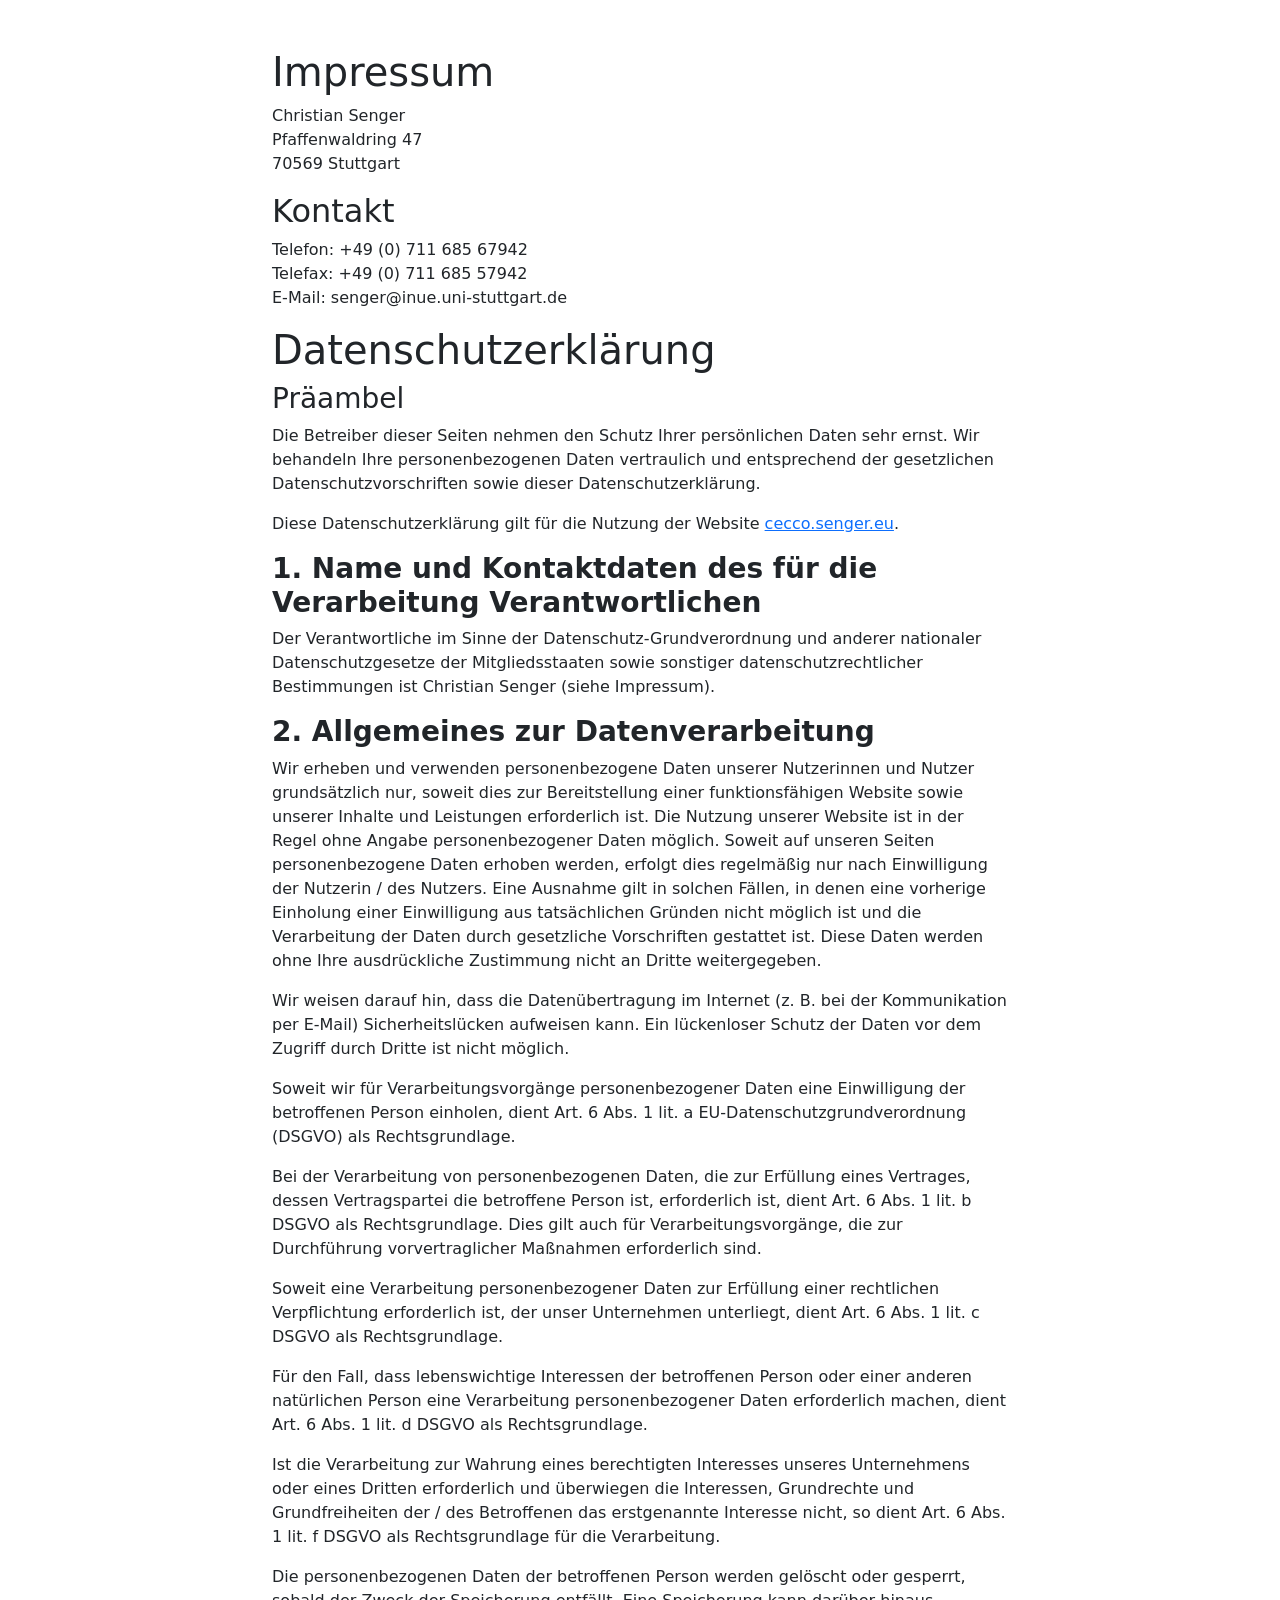
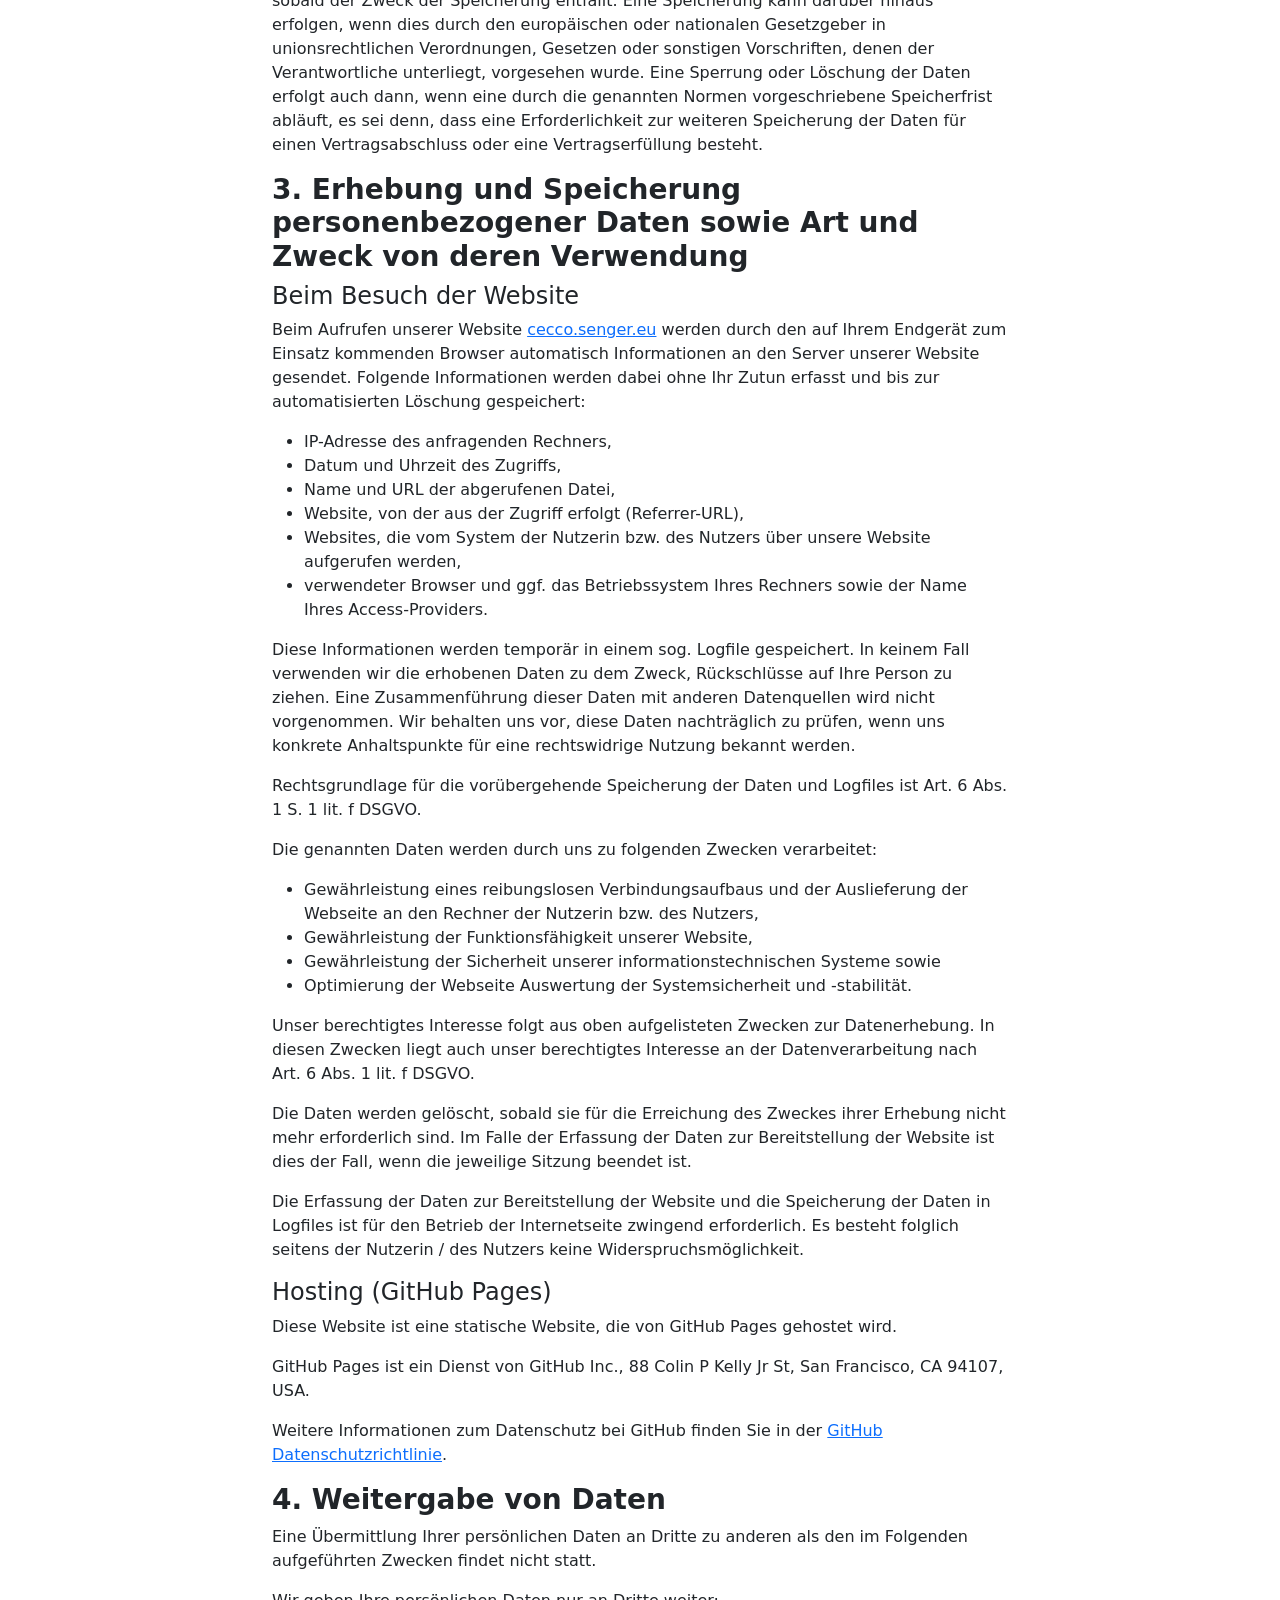
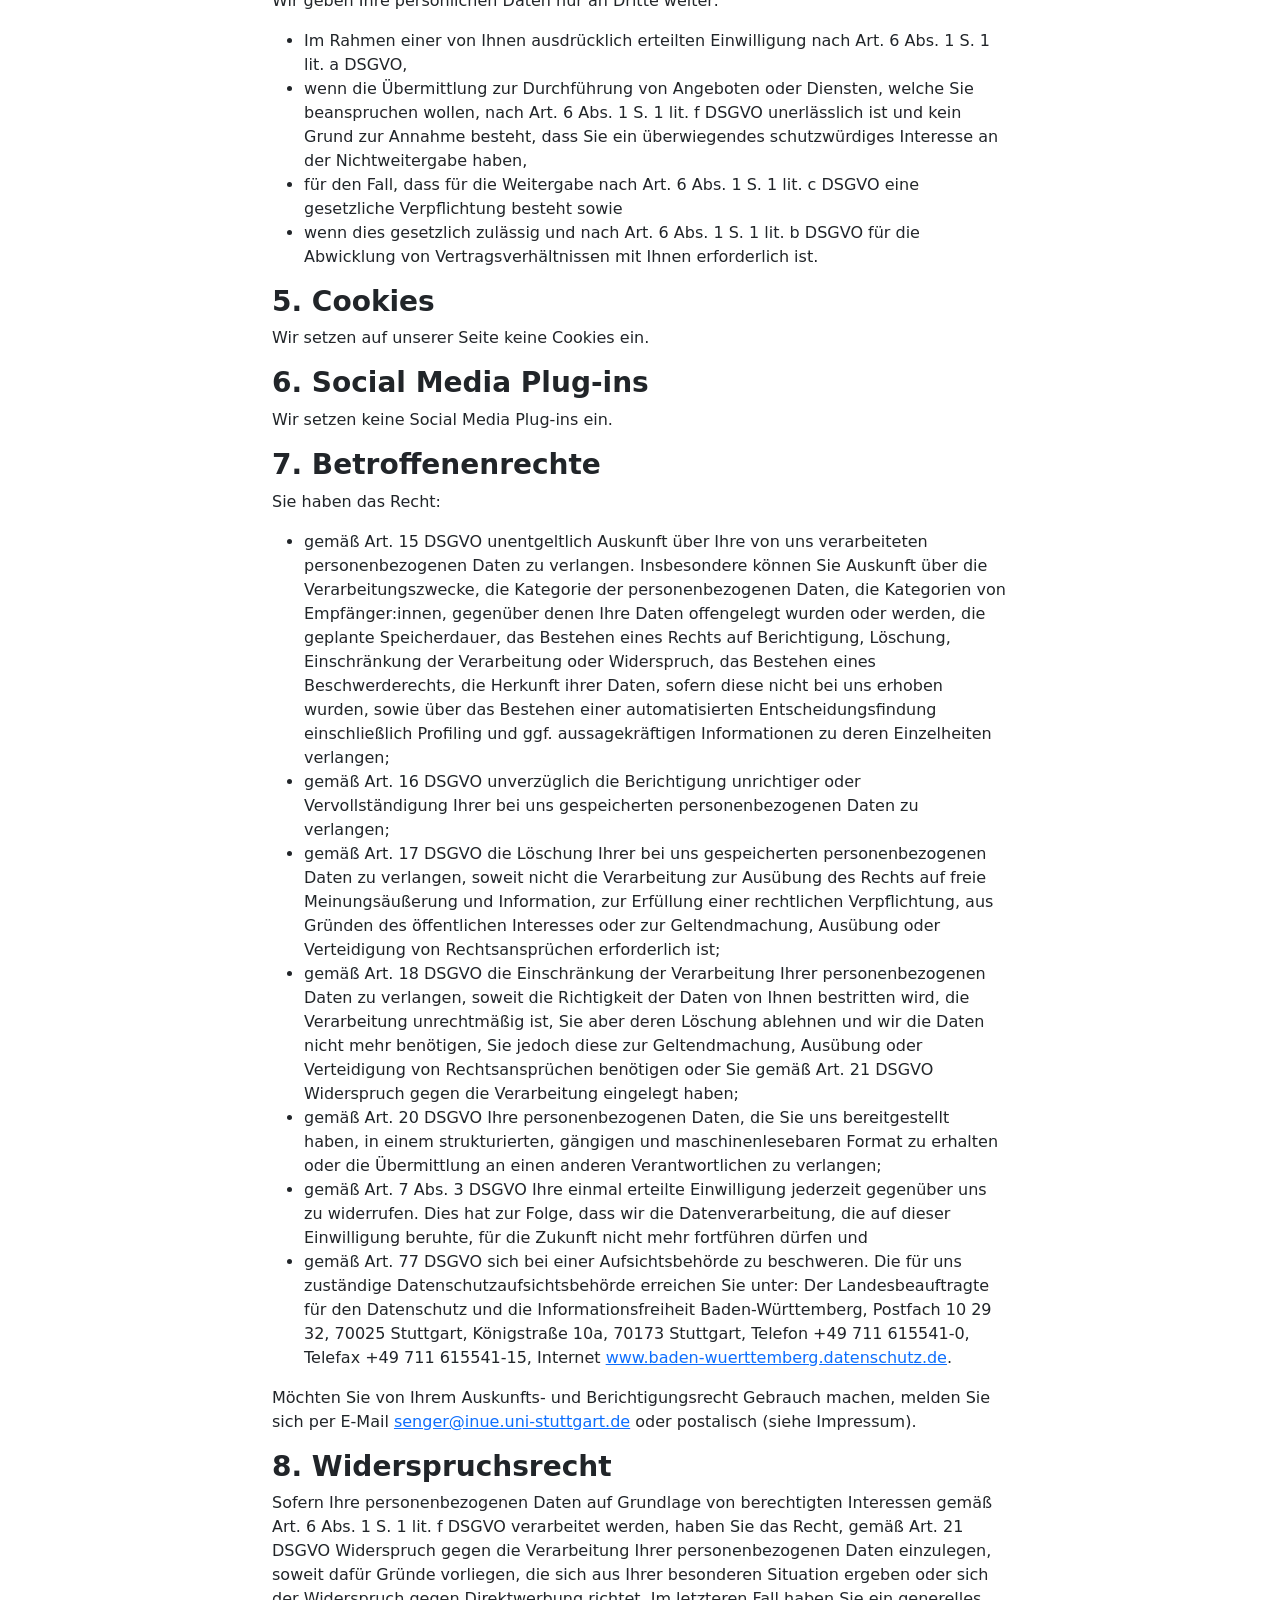
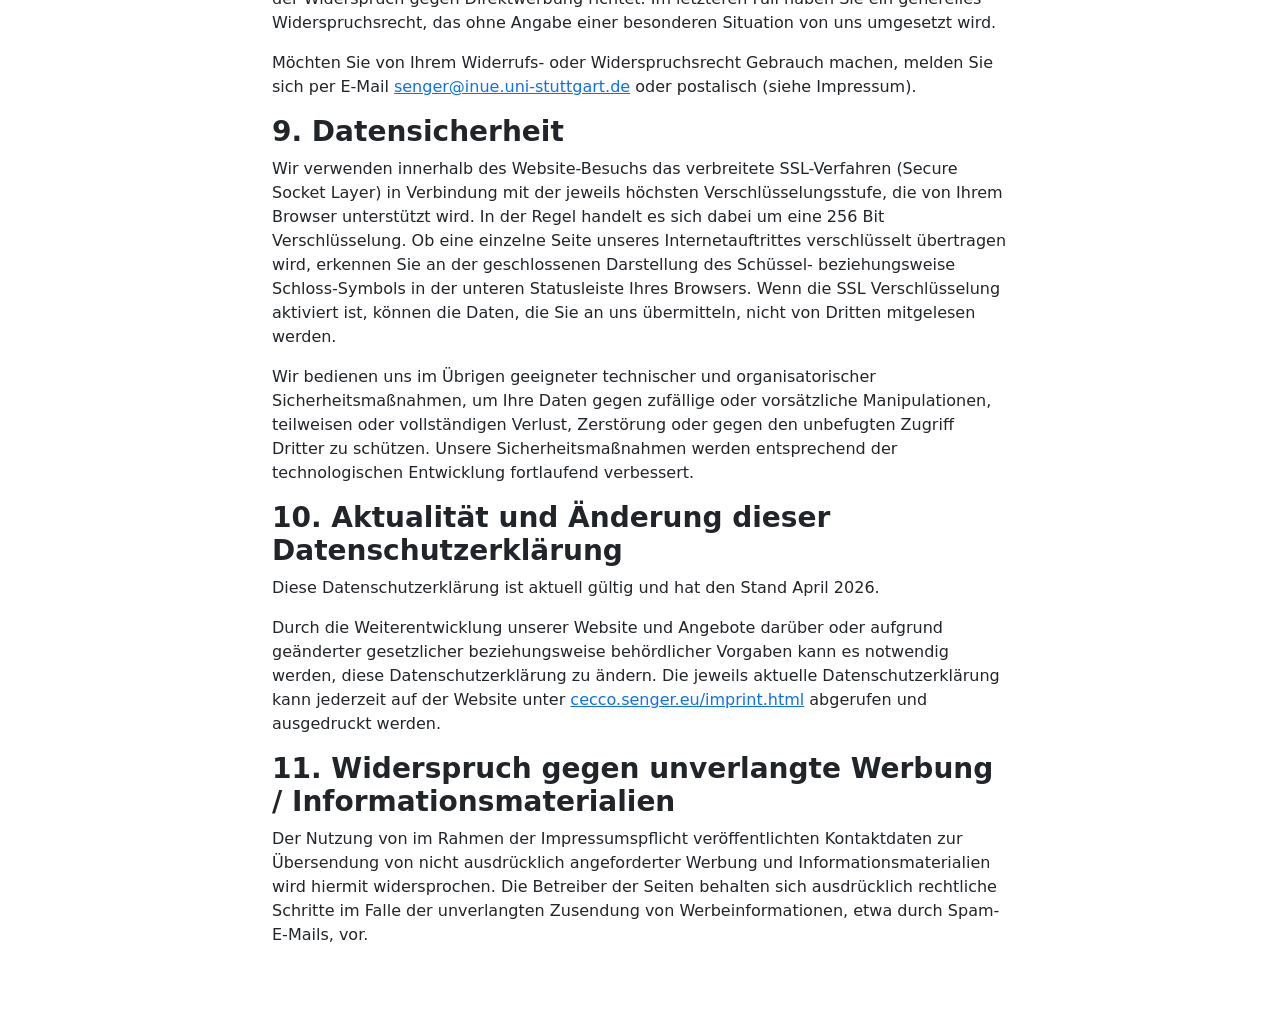
<file: demos/imprint.html>
<!doctype html>
<html lang="en">
<head>
  <meta charset="utf-8">
  <meta name="viewport" content="width=device-width, initial-scale=1">
  <title>C(++)ECCO</title>

  <link
    href="https://cdn.jsdelivr.net/npm/bootstrap@5.3.3/dist/css/bootstrap.min.css"
    rel="stylesheet"
  >
  <link href="site.css" rel="stylesheet">
</head>
<body>
  <main class="container py-5">
    <div class="row justify-content-center">
      <div class="col-lg-10 col-xl-8">  
<h1>Impressum</h1>
  <p>Christian Senger<br>
  Pfaffenwaldring 47<br>
  70569 Stuttgart</p>
  <h2>Kontakt</h2>
  <p>Telefon: +49 (0) 711 685 67942<br>
  Telefax: +49 (0) 711 685 57942<br>
  E-Mail: senger@inue.uni-stuttgart.de</p>
  <h1>Datenschutzerklärung</h1>
    <h3>Präambel</h3>
    <p>Die Betreiber dieser Seiten nehmen den Schutz Ihrer persönlichen Daten sehr ernst. Wir behandeln Ihre personenbezogenen Daten vertraulich und entsprechend der gesetzlichen Datenschutzvorschriften sowie dieser Datenschutzerklärung.</p>
    <p>Diese Datenschutzerklärung gilt für die Nutzung der Website <a href="https://cecco.senger.eu/">cecco.senger.eu</a>.</p>
    <h3><strong>1. Name und Kontaktdaten des für die Verarbeitung Verantwortlichen</strong></h3>
    <p>Der Verantwortliche im Sinne der Datenschutz-Grundverordnung und anderer nationaler Datenschutzgesetze der Mitgliedsstaaten sowie sonstiger datenschutzrechtlicher Bestimmungen ist Christian Senger (siehe Impressum).</p>
    <h3><strong>2. Allgemeines zur Datenverarbeitung</strong></h3>
    <p>Wir erheben und verwenden personenbezogene Daten unserer Nutzerinnen und Nutzer grundsätzlich nur, soweit dies zur Bereitstellung einer funktionsfähigen Website sowie unserer Inhalte und Leistungen erforderlich ist. Die Nutzung unserer Website ist in der Regel ohne Angabe personenbezogener Daten möglich. Soweit auf unseren Seiten personenbezogene Daten erhoben werden, erfolgt dies regelmäßig nur nach Einwilligung der Nutzerin / des Nutzers. Eine Ausnahme gilt in solchen Fällen, in denen eine vorherige Einholung einer Einwilligung aus tatsächlichen Gründen nicht möglich ist und die Verarbeitung der Daten durch gesetzliche Vorschriften gestattet ist. Diese Daten werden ohne Ihre ausdrückliche Zustimmung nicht an Dritte weitergegeben.</p>
    <p>Wir weisen darauf hin, dass die Datenübertragung im Internet (z. B. bei der Kommunikation per E-Mail) Sicherheitslücken aufweisen kann. Ein lückenloser Schutz der Daten vor dem Zugriff durch Dritte ist nicht möglich.</p>
    <p>Soweit wir für Verarbeitungsvorgänge personenbezogener Daten eine Einwilligung der betroffenen Person einholen, dient Art. 6 Abs. 1 lit. a EU-Datenschutzgrundverordnung (DSGVO) als Rechtsgrundlage.</p>
    <p>Bei der Verarbeitung von personenbezogenen Daten, die zur Erfüllung eines Vertrages, dessen Vertragspartei die betroffene Person ist, erforderlich ist, dient Art. 6 Abs. 1 lit. b DSGVO als Rechtsgrundlage. Dies gilt auch für Verarbeitungsvorgänge, die zur Durchführung vorvertraglicher Maßnahmen erforderlich sind.</p>
    <p>Soweit eine Verarbeitung personenbezogener Daten zur Erfüllung einer rechtlichen Verpflichtung erforderlich ist, der unser Unternehmen unterliegt, dient Art. 6 Abs. 1 lit. c DSGVO als Rechtsgrundlage.</p>
    <p>Für den Fall, dass lebenswichtige Interessen der betroffenen Person oder einer anderen natürlichen Person eine Verarbeitung personenbezogener Daten erforderlich machen, dient Art. 6 Abs. 1 lit. d DSGVO als Rechtsgrundlage.</p>
    <p>Ist die Verarbeitung zur Wahrung eines berechtigten Interesses unseres Unternehmens oder eines Dritten erforderlich und überwiegen die Interessen, Grundrechte und Grundfreiheiten der / des Betroffenen das erstgenannte Interesse nicht, so dient Art. 6 Abs. 1 lit. f DSGVO als Rechtsgrundlage für die Verarbeitung.</p>
    <p>Die personenbezogenen Daten der betroffenen Person werden gelöscht oder gesperrt, sobald der Zweck der Speicherung entfällt. Eine Speicherung kann darüber hinaus erfolgen, wenn dies durch den europäischen oder nationalen Gesetzgeber in unionsrechtlichen Verordnungen, Gesetzen oder sonstigen Vorschriften, denen der Verantwortliche unterliegt, vorgesehen wurde. Eine Sperrung oder Löschung der Daten erfolgt auch dann, wenn eine durch die genannten Normen vorgeschriebene Speicherfrist abläuft, es sei denn, dass eine Erforderlichkeit zur weiteren Speicherung der Daten für einen Vertragsabschluss oder eine Vertragserfüllung besteht.</p>
    <h3><strong>3. Erhebung und Speicherung personenbezogener Daten sowie Art und Zweck von deren Verwendung</strong></h3>
    <h4>Beim Besuch der Website</h4>
    <p>Beim Aufrufen unserer Website <a href="https://cecco.senger.eu">cecco.senger.eu</a> werden durch den auf Ihrem Endgerät zum Einsatz kommenden Browser automatisch Informationen an den Server unserer Website gesendet. Folgende Informationen werden dabei ohne Ihr Zutun erfasst und bis zur automatisierten Löschung gespeichert:</p>
    <ul>
      <li>IP-Adresse des anfragenden Rechners,</li>
      <li>Datum und Uhrzeit des Zugriffs,</li>
      <li>Name und URL der abgerufenen Datei,</li>
      <li>Website, von der aus der Zugriff erfolgt (Referrer-URL),</li>
      <li>Websites, die vom System der Nutzerin bzw. des Nutzers über unsere Website aufgerufen werden,</li>
      <li>verwendeter Browser und ggf. das Betriebssystem Ihres Rechners sowie der Name Ihres Access-Providers.</li>
    </ul>
    <p>Diese Informationen werden temporär in einem sog. Logfile gespeichert. In keinem Fall verwenden wir die erhobenen Daten zu dem Zweck, Rückschlüsse auf Ihre Person zu ziehen. Eine Zusammenführung dieser Daten mit anderen Datenquellen wird nicht vorgenommen. Wir behalten uns vor, diese Daten nachträglich zu prüfen, wenn uns konkrete Anhaltspunkte für eine rechtswidrige Nutzung bekannt werden.</p>
    <p>Rechtsgrundlage für die vorübergehende Speicherung der Daten und Logfiles ist Art. 6 Abs. 1 S. 1 lit. f DSGVO.</p>
    <p>Die genannten Daten werden durch uns zu folgenden Zwecken verarbeitet:</p>
    <ul>
      <li>Gewährleistung eines reibungslosen Verbindungsaufbaus und der Auslieferung der Webseite an den Rechner der Nutzerin bzw. des Nutzers,</li>
      <li>Gewährleistung der Funktionsfähigkeit unserer Website,</li>
      <li>Gewährleistung der Sicherheit unserer informationstechnischen Systeme sowie</li>
      <li>Optimierung der Webseite Auswertung der Systemsicherheit und -stabilität.</li>
    </ul>
    <p>Unser berechtigtes Interesse folgt aus oben aufgelisteten Zwecken zur Datenerhebung. In diesen Zwecken liegt auch unser berechtigtes Interesse an der Datenverarbeitung nach Art. 6 Abs. 1 lit. f DSGVO.</p>
    <p>Die Daten werden gelöscht, sobald sie für die Erreichung des Zweckes ihrer Erhebung nicht mehr erforderlich sind. Im Falle der Erfassung der Daten zur Bereitstellung der Website ist dies der Fall, wenn die jeweilige Sitzung beendet ist.</p>
    <p>Die Erfassung der Daten zur Bereitstellung der Website und die Speicherung der Daten in Logfiles ist für den Betrieb der Internetseite zwingend erforderlich. Es besteht folglich seitens der Nutzerin / des Nutzers keine Widerspruchsmöglichkeit.</p>
    <h4>Hosting (GitHub Pages)</h4>
    <p>Diese Website ist eine statische Website, die von GitHub Pages gehostet wird.</p>
    <p>GitHub Pages ist ein Dienst von GitHub Inc., 88 Colin P Kelly Jr St, San Francisco, CA 94107, USA.</p>
    <p>Weitere Informationen zum Datenschutz bei GitHub finden Sie in der <a href="https://docs.github.com/en/site-policy/privacy-policies/github-privacy-statement">GitHub Datenschutzrichtlinie</a>.</p>
    <h3><strong>4. Weitergabe von Daten</strong></h3>
    <p>Eine Übermittlung Ihrer persönlichen Daten an Dritte zu anderen als den im Folgenden aufgeführten Zwecken findet nicht statt.</p>
    <p>Wir geben Ihre persönlichen Daten nur an Dritte weiter:</p>
    <ul>
      <li>Im Rahmen einer von Ihnen ausdrücklich erteilten Einwilligung nach Art. 6 Abs. 1 S. 1 lit. a DSGVO,</li>
      <li>wenn die Übermittlung zur Durchführung von Angeboten oder Diensten, welche Sie beanspruchen wollen, nach Art. 6 Abs. 1 S. 1 lit. f DSGVO unerlässlich ist und kein Grund zur Annahme besteht, dass Sie ein überwiegendes schutzwürdiges Interesse an der Nichtweitergabe haben,</li>
      <li>für den Fall, dass für die Weitergabe nach Art. 6 Abs. 1 S. 1 lit. c DSGVO eine gesetzliche Verpflichtung besteht sowie</li>
      <li>wenn dies gesetzlich zulässig und nach Art. 6 Abs. 1 S. 1 lit. b DSGVO für die Abwicklung von Vertragsverhältnissen mit Ihnen erforderlich ist.</li>
    </ul>
    <h3><strong>5. Cookies</strong></h3>
    <p>Wir setzen auf unserer Seite keine Cookies ein.</p>
    <h3><strong>6. Social Media Plug-ins</strong></h3>
    <p>Wir setzen keine Social Media Plug-ins ein.</p>
    <h3><strong>7. Betroffenenrechte</strong></h3>
    <p>Sie haben das Recht:</p>
    <ul>
      <li>gemäß Art. 15 DSGVO unentgeltlich Auskunft über Ihre von uns verarbeiteten personenbezogenen Daten zu verlangen. Insbesondere können Sie Auskunft über die Verarbeitungszwecke, die Kategorie der personenbezogenen Daten, die Kategorien von Empfänger:innen, gegenüber denen Ihre Daten offengelegt wurden oder werden, die geplante Speicherdauer, das Bestehen eines Rechts auf Berichtigung, Löschung, Einschränkung der Verarbeitung oder Widerspruch, das Bestehen eines Beschwerderechts, die Herkunft ihrer Daten, sofern diese nicht bei uns erhoben wurden, sowie über das Bestehen einer automatisierten Entscheidungsfindung einschließlich Profiling und ggf. aussagekräftigen Informationen zu deren Einzelheiten verlangen;</li>
      <li>gemäß Art. 16 DSGVO unverzüglich die Berichtigung unrichtiger oder Vervollständigung Ihrer bei uns gespeicherten personenbezogenen Daten zu verlangen;</li>
      <li>gemäß Art. 17 DSGVO die Löschung Ihrer bei uns gespeicherten personenbezogenen Daten zu verlangen, soweit nicht die Verarbeitung zur Ausübung des Rechts auf freie Meinungsäußerung und Information, zur Erfüllung einer rechtlichen Verpflichtung, aus Gründen des öffentlichen Interesses oder zur Geltendmachung, Ausübung oder Verteidigung von Rechtsansprüchen erforderlich ist;</li>
      <li>gemäß Art. 18 DSGVO die Einschränkung der Verarbeitung Ihrer personenbezogenen Daten zu verlangen, soweit die Richtigkeit der Daten von Ihnen bestritten wird, die Verarbeitung unrechtmäßig ist, Sie aber deren Löschung ablehnen und wir die Daten nicht mehr benötigen, Sie jedoch diese zur Geltendmachung, Ausübung oder Verteidigung von Rechtsansprüchen benötigen oder Sie gemäß Art. 21 DSGVO Widerspruch gegen die Verarbeitung eingelegt haben;</li>
      <li>gemäß Art. 20 DSGVO Ihre personenbezogenen Daten, die Sie uns bereitgestellt haben, in einem strukturierten, gängigen und maschinenlesebaren Format zu erhalten oder die Übermittlung an einen anderen Verantwortlichen zu verlangen;</li>
      <li>gemäß Art. 7 Abs. 3 DSGVO Ihre einmal erteilte Einwilligung jederzeit gegenüber uns zu widerrufen. Dies hat zur Folge, dass wir die Datenverarbeitung, die auf dieser Einwilligung beruhte, für die Zukunft nicht mehr fortführen dürfen und</li>
      <li>gemäß Art. 77 DSGVO sich bei einer Aufsichtsbehörde zu beschweren. Die
        für uns zuständige Datenschutzaufsichtsbehörde erreichen Sie unter: Der
        Landesbeauftragte für den Datenschutz und die Informationsfreiheit
        Baden-Württemberg, Postfach 10 29 32, 70025 Stuttgart, Königstraße 10a,
        70173 Stuttgart, Telefon +49 711 615541-0, Telefax +49 711 615541-15,
    Internet <a
      href="https://www.baden-wuerttemberg.datenschutz.de/">www.baden-wuerttemberg.datenschutz.de</a>.
      </li>
    </ul>
    <p>Möchten Sie von Ihrem Auskunfts- und Berichtigungsrecht Gebrauch machen,
    melden Sie sich per E-Mail <a
      href="mailto:senger@inue.uni-stuttgart.de">senger@inue.uni-stuttgart.de</a> oder
    postalisch (siehe Impressum).</p>
    <h3><strong>8. Widerspruchsrecht</strong></h3>
    <p>Sofern Ihre personenbezogenen Daten auf Grundlage von berechtigten Interessen gemäß Art. 6 Abs. 1 S. 1 lit. f DSGVO verarbeitet werden, haben Sie das Recht, gemäß Art. 21 DSGVO Widerspruch gegen die Verarbeitung Ihrer personenbezogenen Daten einzulegen, soweit dafür Gründe vorliegen, die sich aus Ihrer besonderen Situation ergeben oder sich der Widerspruch gegen Direktwerbung richtet. Im letzteren Fall haben Sie ein generelles Widerspruchsrecht, das ohne Angabe einer besonderen Situation von uns umgesetzt wird.</p>
    <p>Möchten Sie von Ihrem Widerrufs- oder Widerspruchsrecht Gebrauch machen,
    melden Sie sich per E-Mail <a
      href="senger@inue.uni-stuttgart.de">senger@inue.uni-stuttgart.de</a>
    oder postalisch (siehe Impressum).</p>
    <h3><strong>9. Datensicherheit</strong></h3>
    <p>Wir verwenden innerhalb des Website-Besuchs das verbreitete SSL-Verfahren (Secure Socket Layer) in Verbindung mit der jeweils höchsten Verschlüsselungsstufe, die von Ihrem Browser unterstützt wird. In der Regel handelt es sich dabei um eine 256 Bit Verschlüsselung. Ob eine einzelne Seite unseres Internetauftrittes verschlüsselt übertragen wird, erkennen Sie an der geschlossenen Darstellung des Schüssel- beziehungsweise Schloss-Symbols in der unteren Statusleiste Ihres Browsers. Wenn die SSL Verschlüsselung aktiviert ist, können die Daten, die Sie an uns übermitteln, nicht von Dritten mitgelesen werden.</p>
    <p>Wir bedienen uns im Übrigen geeigneter technischer und organisatorischer Sicherheitsmaßnahmen, um Ihre Daten gegen zufällige oder vorsätzliche Manipulationen, teilweisen oder vollständigen Verlust, Zerstörung oder gegen den unbefugten Zugriff Dritter zu schützen. Unsere Sicherheitsmaßnahmen werden entsprechend der technologischen Entwicklung fortlaufend verbessert.</p>
    <h3><strong>10. Aktualität und Änderung dieser Datenschutzerklärung</strong></h3>
    <p>Diese Datenschutzerklärung ist aktuell gültig und hat den Stand April 2026.</p>
    <p>Durch die Weiterentwicklung unserer Website und Angebote darüber oder
    aufgrund geänderter gesetzlicher beziehungsweise behördlicher Vorgaben kann
    es notwendig werden, diese Datenschutzerklärung zu ändern. Die jeweils
    aktuelle Datenschutzerklärung kann jederzeit auf der Website unter <a
    href="https://cecco.senger.eu/imprint.html">cecco.senger.eu/imprint.html</a> abgerufen und ausgedruckt werden.</p>
    <h3><strong>11. Widerspruch gegen unverlangte Werbung / Informationsmaterialien</strong></h3>
    <p>Der Nutzung von im Rahmen der Impressumspflicht veröffentlichten Kontaktdaten zur Übersendung von nicht ausdrücklich angeforderter Werbung und Informationsmaterialien wird hiermit widersprochen. Die Betreiber der Seiten behalten sich ausdrücklich rechtliche Schritte im Falle der unverlangten Zusendung von Werbeinformationen, etwa durch Spam-E-Mails, vor.</p>
        </div>
    </div>
  </main>
</body>
</html>
</file>
<file: demos/site.css>
body {
  background: #ffffff;
}

.snippet-card {
  border: 0;
  overflow: hidden;
  border-radius: 1rem;
}

.snippet-card .card-header {
  font-size: 0.92rem;
  background: #f8f9fa;
}

.snippet-meta {
  font-variant-numeric: tabular-nums;
}

.snippet-card pre {
  margin: 0;
  padding: 1rem 1.25rem;
  overflow-x: auto;
  font-size: 0.95rem;
  line-height: 1.55;
  background: #000000;
}

/* Pygments style */
.highlight .hll { background-color: #1f2937 }
.highlight { background: #0d1117; color: #c9d1d9; }
.highlight .c { color: #8b949e; font-style: italic } /* Comment */
.highlight .err { color: #f85149 } /* Error */
.highlight .k { color: #ff7b72 } /* Keyword */
.highlight .o { color: #ff7b72 } /* Operator */
.highlight .ch { color: #8b949e; font-style: italic } /* Comment.Hashbang */
.highlight .cm { color: #8b949e; font-style: italic } /* Comment.Multiline */
.highlight .cp { color: #ffa657 } /* Comment.Preproc */
.highlight .cpf { color: #ffa657 } /* Comment.PreprocFile */
.highlight .c1 { color: #8b949e; font-style: italic } /* Comment.Single */
.highlight .cs { color: #8b949e; font-style: italic } /* Comment.Special */
.highlight .gd { color: #ffa198 } /* Generic.Deleted */
.highlight .ge { font-style: italic } /* Generic.Emph */
.highlight .gr { color: #f85149 } /* Generic.Error */
.highlight .gh { color: #79c0ff; font-weight: bold } /* Generic.Heading */
.highlight .gi { color: #56d364 } /* Generic.Inserted */
.highlight .go { color: #8b949e } /* Generic.Output */
.highlight .gp { color: #8b949e } /* Generic.Prompt */
.highlight .gs { font-weight: bold } /* Generic.Strong */
.highlight .gu { color: #79c0ff } /* Generic.Subheading */
.highlight .gt { color: #f85149 } /* Generic.Traceback */
.highlight .kc { color: #ff7b72 } /* Keyword.Constant */
.highlight .kd { color: #ff7b72 } /* Keyword.Declaration */
.highlight .kn { color: #ff7b72 } /* Keyword.Namespace */
.highlight .kp { color: #ff7b72 } /* Keyword.Pseudo */
.highlight .kr { color: #ff7b72 } /* Keyword.Reserved */
.highlight .kt { color: #79c0ff } /* Keyword.Type */
.highlight .m { color: #79c0ff } /* Literal.Number */
.highlight .s { color: #a5d6ff } /* Literal.String */
.highlight .na { color: #d2a8ff } /* Name.Attribute */
.highlight .nb { color: #79c0ff } /* Name.Builtin */
.highlight .nc { color: #f0883e } /* Name.Class */
.highlight .nf { color: #d2a8ff } /* Name.Function */
.highlight .ne { color: #f0883e } /* Name.Exception */
.highlight .nl { color: #79c0ff } /* Name.Label */
.highlight .nn { color: #ff7b72 } /* Name.Namespace */
.highlight .nt { color: #7ee787 } /* Name.Tag */
.highlight .nv { color: #79c0ff } /* Name.Variable */
.highlight .ow { color: #ff7b72 } /* Operator.Word */
.highlight .sa { color: #a5d6ff } /* Literal.String.Affix */
.highlight .sb { color: #a5d6ff } /* Literal.String.Backtick */
.highlight .sc { color: #a5d6ff } /* Literal.String.Char */
.highlight .dl { color: #a5d6ff } /* Literal.String.Delimiter */
.highlight .sd { color: #a5d6ff } /* Literal.String.Doc */
.highlight .s2 { color: #a5d6ff } /* Literal.String.Double */
.highlight .se { color: #79c0ff } /* Literal.String.Escape */
.highlight .sh { color: #a5d6ff } /* Literal.String.Heredoc */
.highlight .si { color: #a5d6ff } /* Literal.String.Interpol */
.highlight .sx { color: #a5d6ff } /* Literal.String.Other */
.highlight .sr { color: #7ee787 } /* Literal.String.Regex */
.highlight .s1 { color: #a5d6ff } /* Literal.String.Single */
.highlight .ss { color: #79c0ff } /* Literal.String.Symbol */
.highlight .mi { color: #79c0ff } /* Literal.Number.Integer */
.highlight .mo { color: #79c0ff } /* Literal.Number.Oct */

.card-body > *:last-child {
  margin-bottom: 0;
}

.page-footer {
  color: #6c757d;
}

.page-logo-wrap {
  float: right;
  width: 100px;
  margin: 0 0 1rem 1.5rem;
}

.page-logo {
  display: block;
  width: 100px;
  height: 100px;
  object-fit: contain;
}
</file>
